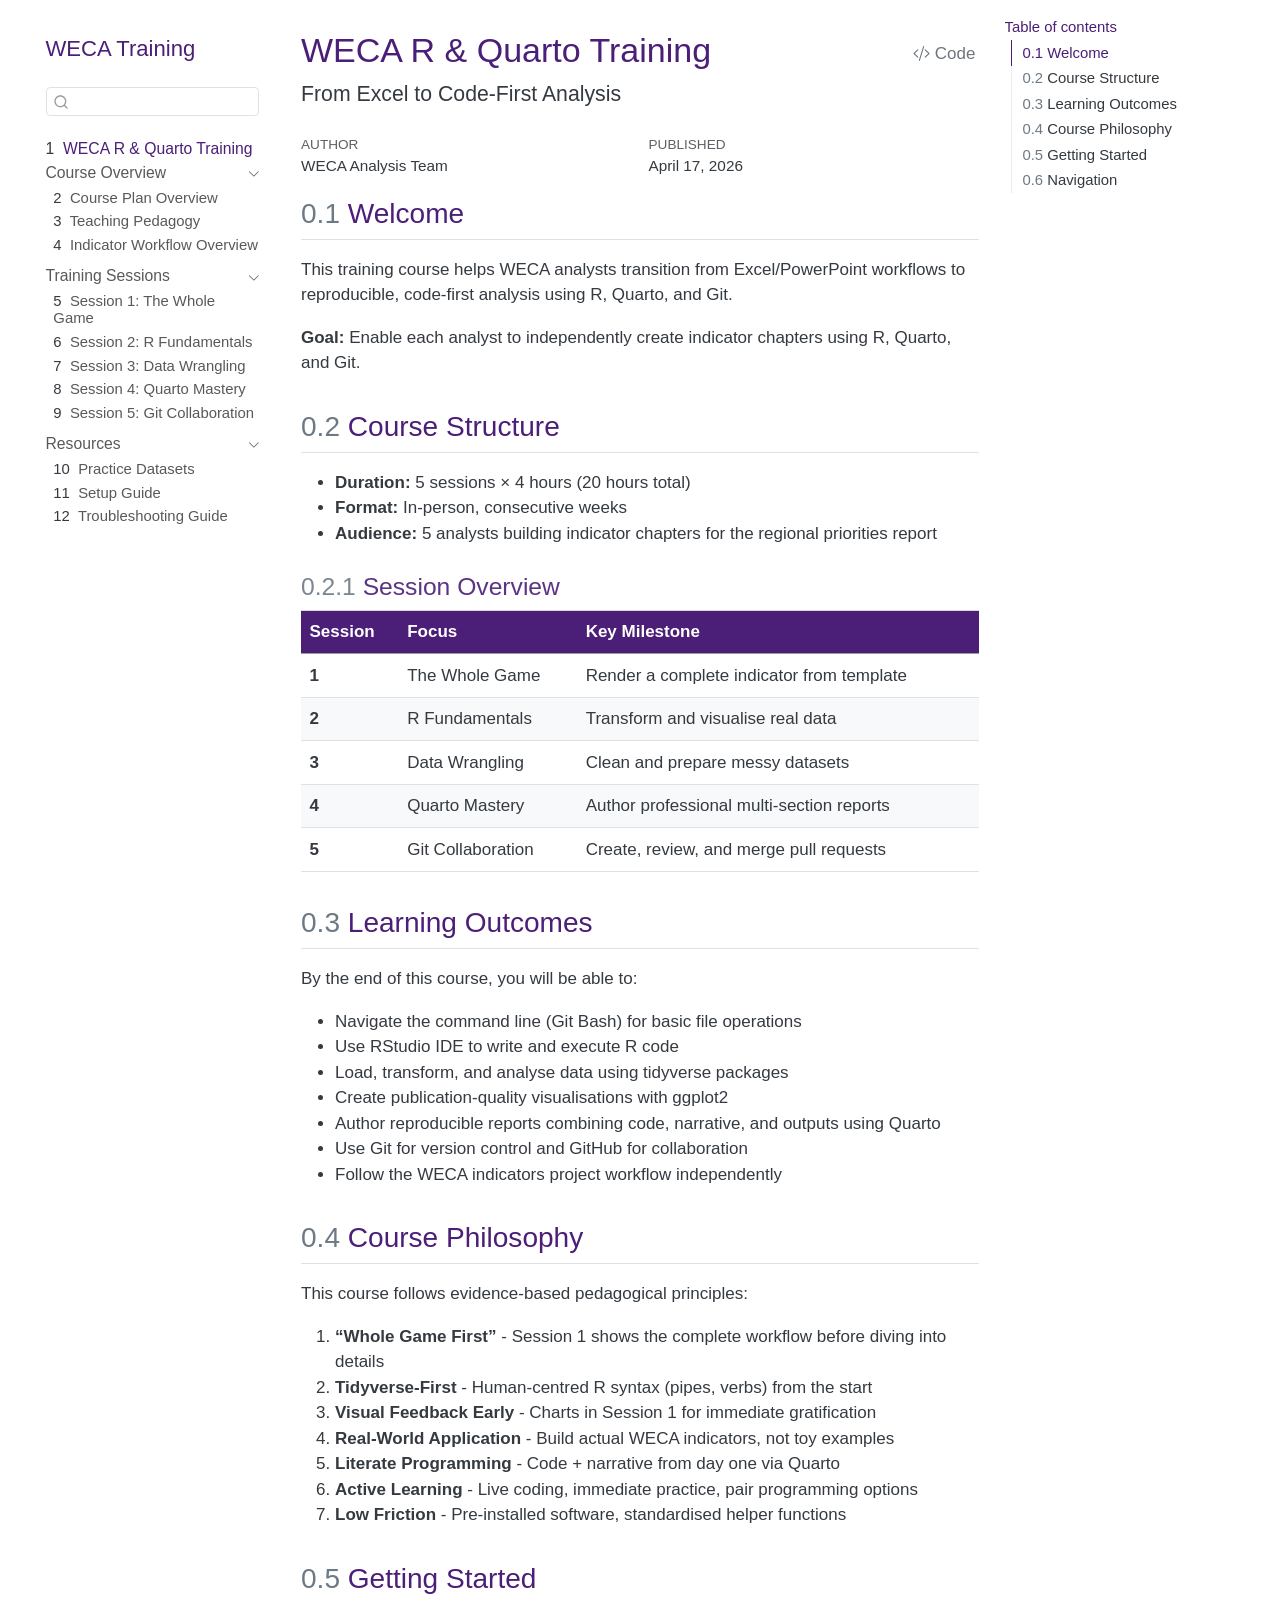
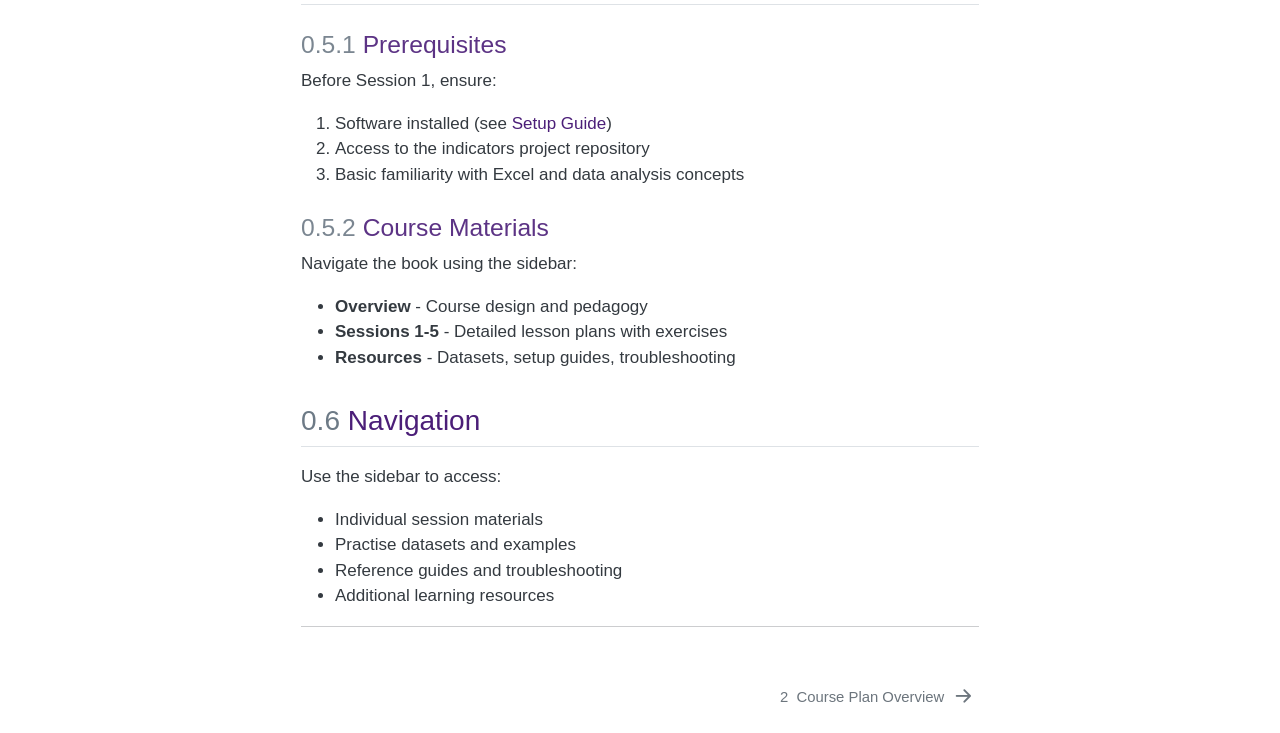
<file: _output/index.html>
<!DOCTYPE html>
<html xmlns="http://www.w3.org/1999/xhtml" lang="en" xml:lang="en"><head>

<meta charset="utf-8">
<meta name="generator" content="quarto-1.9.37">

<meta name="viewport" content="width=device-width, initial-scale=1.0, user-scalable=yes">

<meta name="author" content="WECA Analysis Team">
<meta name="dcterms.date" content="2026-04-17">

<title>WECA R &amp; Quarto Training</title>
<style>
/* Default styles provided by pandoc.
** See https://pandoc.org/MANUAL.html#variables-for-html for config info.
*/
code{white-space: pre-wrap;}
span.smallcaps{font-variant: small-caps;}
div.columns{display: flex; gap: min(4vw, 1.5em);}
div.column{flex: auto; overflow-x: auto;}
div.hanging-indent{margin-left: 1.5em; text-indent: -1.5em;}
ul.task-list{list-style: none;}
ul.task-list li input[type="checkbox"] {
  width: 0.8em;
  margin: 0 0.8em 0.2em -1em; /* quarto-specific, see https://github.com/quarto-dev/quarto-cli/issues/4556 */ 
  vertical-align: middle;
}
/* CSS for syntax highlighting */
html { -webkit-text-size-adjust: 100%; }
pre > code.sourceCode { white-space: pre; position: relative; }
pre > code.sourceCode > span { display: inline-block; line-height: 1.25; }
pre > code.sourceCode > span:empty { height: 1.2em; }
.sourceCode { overflow: visible; }
code.sourceCode > span { color: inherit; text-decoration: inherit; }
div.sourceCode { margin: 1em 0; }
pre.sourceCode { margin: 0; }
@media screen {
div.sourceCode { overflow: auto; }
}
@media print {
pre > code.sourceCode { white-space: pre-wrap; }
pre > code.sourceCode > span { text-indent: -5em; padding-left: 5em; }
}
pre.numberSource code
  { counter-reset: source-line 0; }
pre.numberSource code > span
  { position: relative; left: -4em; counter-increment: source-line; }
pre.numberSource code > span > a:first-child::before
  { content: counter(source-line);
    position: relative; left: -1em; text-align: right; vertical-align: baseline;
    border: none; display: inline-block;
    -webkit-touch-callout: none; -webkit-user-select: none;
    -khtml-user-select: none; -moz-user-select: none;
    -ms-user-select: none; user-select: none;
    padding: 0 4px; width: 4em;
  }
pre.numberSource { margin-left: 3em;  padding-left: 4px; }
div.sourceCode
  {   }
@media screen {
pre > code.sourceCode > span > a:first-child::before { text-decoration: underline; }
}
</style>


<script src="site_libs/quarto-nav/quarto-nav.js"></script>
<script src="site_libs/quarto-nav/headroom.min.js"></script>
<script src="site_libs/clipboard/clipboard.min.js"></script>
<script src="site_libs/quarto-search/autocomplete.umd.js"></script>
<script src="site_libs/quarto-search/fuse.min.js"></script>
<script src="site_libs/quarto-search/quarto-search.js"></script>
<meta name="quarto:offset" content="./">
<link href="./overview/course-plan.html" rel="next">
<script src="site_libs/quarto-html/quarto.js" type="module"></script>
<script src="site_libs/quarto-html/tabsets/tabsets.js" type="module"></script>
<script src="site_libs/quarto-html/popper.min.js"></script>
<script src="site_libs/quarto-html/tippy.umd.min.js"></script>
<script src="site_libs/quarto-html/anchor.min.js"></script>
<link href="site_libs/quarto-html/tippy.css" rel="stylesheet">
<link href="site_libs/quarto-html/quarto-syntax-highlighting-7f8f88aac4f3542376d5c11b86a4c14d.css" rel="stylesheet" id="quarto-text-highlighting-styles">
<script src="site_libs/bootstrap/bootstrap.min.js"></script>
<link href="site_libs/bootstrap/bootstrap-icons.css" rel="stylesheet">
<link href="site_libs/bootstrap/bootstrap-47ac4aec12e2dcd3e5eabaebee350354.min.css" rel="stylesheet" append-hash="true" id="quarto-bootstrap" data-mode="light">
<script id="quarto-search-options" type="application/json">{
  "location": "sidebar",
  "copy-button": false,
  "collapse-after": 3,
  "panel-placement": "start",
  "type": "textbox",
  "limit": 50,
  "keyboard-shortcut": [
    "f",
    "/",
    "s"
  ],
  "show-item-context": false,
  "language": {
    "search-no-results-text": "No results",
    "search-matching-documents-text": "matching documents",
    "search-copy-link-title": "Copy link to search",
    "search-hide-matches-text": "Hide additional matches",
    "search-more-match-text": "more match in this document",
    "search-more-matches-text": "more matches in this document",
    "search-clear-button-title": "Clear",
    "search-text-placeholder": "",
    "search-detached-cancel-button-title": "Cancel",
    "search-submit-button-title": "Submit",
    "search-label": "Search"
  }
}</script>


</head>

<body class="nav-sidebar floating quarto-light">

<div id="quarto-search-results"></div>
  <header id="quarto-header" class="headroom fixed-top">
  <nav class="quarto-secondary-nav">
    <div class="container-fluid d-flex">
      <button type="button" class="quarto-btn-toggle btn" data-bs-toggle="collapse" role="button" data-bs-target=".quarto-sidebar-collapse-item" aria-controls="quarto-sidebar" aria-expanded="false" aria-label="Toggle sidebar navigation" onclick="if (window.quartoToggleHeadroom) { window.quartoToggleHeadroom(); }">
        <i class="bi bi-layout-text-sidebar-reverse"></i>
      </button>
        <nav class="quarto-page-breadcrumbs" aria-label="breadcrumb"><ol class="breadcrumb"><li class="breadcrumb-item"><a href="./index.html"><span class="chapter-number">1</span>&nbsp; <span class="chapter-title">WECA R &amp; Quarto Training</span></a></li></ol></nav>
        <a class="flex-grow-1" role="navigation" data-bs-toggle="collapse" data-bs-target=".quarto-sidebar-collapse-item" aria-controls="quarto-sidebar" aria-expanded="false" aria-label="Toggle sidebar navigation" onclick="if (window.quartoToggleHeadroom) { window.quartoToggleHeadroom(); }">      
        </a>
      <button type="button" class="btn quarto-search-button" aria-label="Search" onclick="window.quartoOpenSearch();">
        <i class="bi bi-search"></i>
      </button>
    </div>
  </nav>
</header>
<!-- content -->
<div id="quarto-content" class="quarto-container page-columns page-rows-contents page-layout-full">
<!-- sidebar -->
  <nav id="quarto-sidebar" class="sidebar collapse collapse-horizontal quarto-sidebar-collapse-item sidebar-navigation floating overflow-auto">
    <div class="pt-lg-2 mt-2 text-left sidebar-header">
    <div class="sidebar-title mb-0 py-0">
      <a href="./">WECA Training</a> 
    </div>
      </div>
        <div class="mt-2 flex-shrink-0 align-items-center">
        <div class="sidebar-search">
        <div id="quarto-search" class="" title="Search"></div>
        </div>
        </div>
    <div class="sidebar-menu-container"> 
    <ul class="list-unstyled mt-1">
        <li class="sidebar-item">
  <div class="sidebar-item-container"> 
  <a href="./index.html" class="sidebar-item-text sidebar-link active">
 <span class="menu-text"><span class="chapter-number">1</span>&nbsp; <span class="chapter-title">WECA R &amp; Quarto Training</span></span></a>
  </div>
</li>
        <li class="sidebar-item sidebar-item-section">
      <div class="sidebar-item-container"> 
            <a class="sidebar-item-text sidebar-link text-start" data-bs-toggle="collapse" data-bs-target="#quarto-sidebar-section-1" role="navigation" aria-expanded="true">
 <span class="menu-text">Course Overview</span></a>
          <a class="sidebar-item-toggle text-start" data-bs-toggle="collapse" data-bs-target="#quarto-sidebar-section-1" role="navigation" aria-expanded="true" aria-label="Toggle section">
            <i class="bi bi-chevron-right ms-2"></i>
          </a> 
      </div>
      <ul id="quarto-sidebar-section-1" class="collapse list-unstyled sidebar-section depth1 show">  
          <li class="sidebar-item">
  <div class="sidebar-item-container"> 
  <a href="./overview/course-plan.html" class="sidebar-item-text sidebar-link">
 <span class="menu-text"><span class="chapter-number">2</span>&nbsp; <span class="chapter-title">Course Plan Overview</span></span></a>
  </div>
</li>
          <li class="sidebar-item">
  <div class="sidebar-item-container"> 
  <a href="./overview/pedagogy.html" class="sidebar-item-text sidebar-link">
 <span class="menu-text"><span class="chapter-number">3</span>&nbsp; <span class="chapter-title">Teaching Pedagogy</span></span></a>
  </div>
</li>
          <li class="sidebar-item">
  <div class="sidebar-item-container"> 
  <a href="./overview/workflow.html" class="sidebar-item-text sidebar-link">
 <span class="menu-text"><span class="chapter-number">4</span>&nbsp; <span class="chapter-title">Indicator Workflow Overview</span></span></a>
  </div>
</li>
      </ul>
  </li>
        <li class="sidebar-item sidebar-item-section">
      <div class="sidebar-item-container"> 
            <a class="sidebar-item-text sidebar-link text-start" data-bs-toggle="collapse" data-bs-target="#quarto-sidebar-section-2" role="navigation" aria-expanded="true">
 <span class="menu-text">Training Sessions</span></a>
          <a class="sidebar-item-toggle text-start" data-bs-toggle="collapse" data-bs-target="#quarto-sidebar-section-2" role="navigation" aria-expanded="true" aria-label="Toggle section">
            <i class="bi bi-chevron-right ms-2"></i>
          </a> 
      </div>
      <ul id="quarto-sidebar-section-2" class="collapse list-unstyled sidebar-section depth1 show">  
          <li class="sidebar-item">
  <div class="sidebar-item-container"> 
  <a href="./sessions/session-01.html" class="sidebar-item-text sidebar-link">
 <span class="menu-text"><span class="chapter-number">5</span>&nbsp; <span class="chapter-title">Session 1: The Whole Game</span></span></a>
  </div>
</li>
          <li class="sidebar-item">
  <div class="sidebar-item-container"> 
  <a href="./sessions/session-02.html" class="sidebar-item-text sidebar-link">
 <span class="menu-text"><span class="chapter-number">6</span>&nbsp; <span class="chapter-title">Session 2: R Fundamentals</span></span></a>
  </div>
</li>
          <li class="sidebar-item">
  <div class="sidebar-item-container"> 
  <a href="./sessions/session-03.html" class="sidebar-item-text sidebar-link">
 <span class="menu-text"><span class="chapter-number">7</span>&nbsp; <span class="chapter-title">Session 3: Data Wrangling</span></span></a>
  </div>
</li>
          <li class="sidebar-item">
  <div class="sidebar-item-container"> 
  <a href="./sessions/session-04.html" class="sidebar-item-text sidebar-link">
 <span class="menu-text"><span class="chapter-number">8</span>&nbsp; <span class="chapter-title">Session 4: Quarto Mastery</span></span></a>
  </div>
</li>
          <li class="sidebar-item">
  <div class="sidebar-item-container"> 
  <a href="./sessions/session-05.html" class="sidebar-item-text sidebar-link">
 <span class="menu-text"><span class="chapter-number">9</span>&nbsp; <span class="chapter-title">Session 5: Git Collaboration</span></span></a>
  </div>
</li>
      </ul>
  </li>
        <li class="sidebar-item sidebar-item-section">
      <div class="sidebar-item-container"> 
            <a class="sidebar-item-text sidebar-link text-start" data-bs-toggle="collapse" data-bs-target="#quarto-sidebar-section-3" role="navigation" aria-expanded="true">
 <span class="menu-text">Resources</span></a>
          <a class="sidebar-item-toggle text-start" data-bs-toggle="collapse" data-bs-target="#quarto-sidebar-section-3" role="navigation" aria-expanded="true" aria-label="Toggle section">
            <i class="bi bi-chevron-right ms-2"></i>
          </a> 
      </div>
      <ul id="quarto-sidebar-section-3" class="collapse list-unstyled sidebar-section depth1 show">  
          <li class="sidebar-item">
  <div class="sidebar-item-container"> 
  <a href="./resources/datasets.html" class="sidebar-item-text sidebar-link">
 <span class="menu-text"><span class="chapter-number">10</span>&nbsp; <span class="chapter-title">Practice Datasets</span></span></a>
  </div>
</li>
          <li class="sidebar-item">
  <div class="sidebar-item-container"> 
  <a href="./resources/setup-guide.html" class="sidebar-item-text sidebar-link">
 <span class="menu-text"><span class="chapter-number">11</span>&nbsp; <span class="chapter-title">Setup Guide</span></span></a>
  </div>
</li>
          <li class="sidebar-item">
  <div class="sidebar-item-container"> 
  <a href="./resources/troubleshooting.html" class="sidebar-item-text sidebar-link">
 <span class="menu-text"><span class="chapter-number">12</span>&nbsp; <span class="chapter-title">Troubleshooting Guide</span></span></a>
  </div>
</li>
      </ul>
  </li>
    </ul>
    </div>
</nav>
<div id="quarto-sidebar-glass" class="quarto-sidebar-collapse-item" data-bs-toggle="collapse" data-bs-target=".quarto-sidebar-collapse-item"></div>
<!-- margin-sidebar -->
    <div id="quarto-margin-sidebar" class="sidebar margin-sidebar">
        <nav id="TOC" role="doc-toc" class="toc-active">
    <h2 id="toc-title">Table of contents</h2>
   
  <ul>
  <li><a href="#welcome" id="toc-welcome" class="nav-link active" data-scroll-target="#welcome"><span class="header-section-number">0.1</span> Welcome</a></li>
  <li><a href="#course-structure" id="toc-course-structure" class="nav-link" data-scroll-target="#course-structure"><span class="header-section-number">0.2</span> Course Structure</a>
  <ul class="collapse">
  <li><a href="#session-overview" id="toc-session-overview" class="nav-link" data-scroll-target="#session-overview"><span class="header-section-number">0.2.1</span> Session Overview</a></li>
  </ul></li>
  <li><a href="#learning-outcomes" id="toc-learning-outcomes" class="nav-link" data-scroll-target="#learning-outcomes"><span class="header-section-number">0.3</span> Learning Outcomes</a></li>
  <li><a href="#course-philosophy" id="toc-course-philosophy" class="nav-link" data-scroll-target="#course-philosophy"><span class="header-section-number">0.4</span> Course Philosophy</a></li>
  <li><a href="#getting-started" id="toc-getting-started" class="nav-link" data-scroll-target="#getting-started"><span class="header-section-number">0.5</span> Getting Started</a>
  <ul class="collapse">
  <li><a href="#prerequisites" id="toc-prerequisites" class="nav-link" data-scroll-target="#prerequisites"><span class="header-section-number">0.5.1</span> Prerequisites</a></li>
  <li><a href="#course-materials" id="toc-course-materials" class="nav-link" data-scroll-target="#course-materials"><span class="header-section-number">0.5.2</span> Course Materials</a></li>
  </ul></li>
  <li><a href="#navigation" id="toc-navigation" class="nav-link" data-scroll-target="#navigation"><span class="header-section-number">0.6</span> Navigation</a></li>
  </ul>
</nav>
    </div>
<!-- main -->
<main class="content column-body" id="quarto-document-content">

<header id="title-block-header" class="quarto-title-block default">
<div class="quarto-title">
<div class="quarto-title-block"><div><h1 class="title">WECA R &amp; Quarto Training</h1><button type="button" class="btn code-tools-button" id="quarto-code-tools-source"><i class="bi"></i> Code</button></div></div>
<p class="subtitle lead">From Excel to Code-First Analysis</p>
</div>



<div class="quarto-title-meta column-body">

    <div>
    <div class="quarto-title-meta-heading">Author</div>
    <div class="quarto-title-meta-contents">
             <p>WECA Analysis Team </p>
          </div>
  </div>
    
    <div>
    <div class="quarto-title-meta-heading">Published</div>
    <div class="quarto-title-meta-contents">
      <p class="date">April 17, 2026</p>
    </div>
  </div>
  
    
  </div>
  


</header>


<section id="welcome" class="level2" data-number="0.1">
<h2 data-number="0.1" class="anchored" data-anchor-id="welcome"><span class="header-section-number">0.1</span> Welcome</h2>
<p>This training course helps WECA analysts transition from Excel/PowerPoint workflows to reproducible, code-first analysis using R, Quarto, and Git.</p>
<p><strong>Goal:</strong> Enable each analyst to independently create indicator chapters using R, Quarto, and Git.</p>
</section>
<section id="course-structure" class="level2" data-number="0.2">
<h2 data-number="0.2" class="anchored" data-anchor-id="course-structure"><span class="header-section-number">0.2</span> Course Structure</h2>
<ul>
<li><strong>Duration:</strong> 5 sessions × 4 hours (20 hours total)</li>
<li><strong>Format:</strong> In-person, consecutive weeks</li>
<li><strong>Audience:</strong> 5 analysts building indicator chapters for the regional priorities report</li>
</ul>
<section id="session-overview" class="level3" data-number="0.2.1">
<h3 data-number="0.2.1" class="anchored" data-anchor-id="session-overview"><span class="header-section-number">0.2.1</span> Session Overview</h3>
<table class="caption-top table">
<thead>
<tr class="header">
<th>Session</th>
<th>Focus</th>
<th>Key Milestone</th>
</tr>
</thead>
<tbody>
<tr class="odd">
<td><strong>1</strong></td>
<td>The Whole Game</td>
<td>Render a complete indicator from template</td>
</tr>
<tr class="even">
<td><strong>2</strong></td>
<td>R Fundamentals</td>
<td>Transform and visualise real data</td>
</tr>
<tr class="odd">
<td><strong>3</strong></td>
<td>Data Wrangling</td>
<td>Clean and prepare messy datasets</td>
</tr>
<tr class="even">
<td><strong>4</strong></td>
<td>Quarto Mastery</td>
<td>Author professional multi-section reports</td>
</tr>
<tr class="odd">
<td><strong>5</strong></td>
<td>Git Collaboration</td>
<td>Create, review, and merge pull requests</td>
</tr>
</tbody>
</table>
</section>
</section>
<section id="learning-outcomes" class="level2" data-number="0.3">
<h2 data-number="0.3" class="anchored" data-anchor-id="learning-outcomes"><span class="header-section-number">0.3</span> Learning Outcomes</h2>
<p>By the end of this course, you will be able to:</p>
<ul>
<li>Navigate the command line (Git Bash) for basic file operations</li>
<li>Use RStudio IDE to write and execute R code</li>
<li>Load, transform, and analyse data using tidyverse packages</li>
<li>Create publication-quality visualisations with ggplot2</li>
<li>Author reproducible reports combining code, narrative, and outputs using Quarto</li>
<li>Use Git for version control and GitHub for collaboration</li>
<li>Follow the WECA indicators project workflow independently</li>
</ul>
</section>
<section id="course-philosophy" class="level2" data-number="0.4">
<h2 data-number="0.4" class="anchored" data-anchor-id="course-philosophy"><span class="header-section-number">0.4</span> Course Philosophy</h2>
<p>This course follows evidence-based pedagogical principles:</p>
<ol type="1">
<li><strong>“Whole Game First”</strong> - Session 1 shows the complete workflow before diving into details</li>
<li><strong>Tidyverse-First</strong> - Human-centred R syntax (pipes, verbs) from the start</li>
<li><strong>Visual Feedback Early</strong> - Charts in Session 1 for immediate gratification</li>
<li><strong>Real-World Application</strong> - Build actual WECA indicators, not toy examples</li>
<li><strong>Literate Programming</strong> - Code + narrative from day one via Quarto</li>
<li><strong>Active Learning</strong> - Live coding, immediate practice, pair programming options</li>
<li><strong>Low Friction</strong> - Pre-installed software, standardised helper functions</li>
</ol>
</section>
<section id="getting-started" class="level2" data-number="0.5">
<h2 data-number="0.5" class="anchored" data-anchor-id="getting-started"><span class="header-section-number">0.5</span> Getting Started</h2>
<section id="prerequisites" class="level3" data-number="0.5.1">
<h3 data-number="0.5.1" class="anchored" data-anchor-id="prerequisites"><span class="header-section-number">0.5.1</span> Prerequisites</h3>
<p>Before Session 1, ensure:</p>
<ol type="1">
<li>Software installed (see <a href="./resources/setup-guide.html">Setup Guide</a>)</li>
<li>Access to the indicators project repository</li>
<li>Basic familiarity with Excel and data analysis concepts</li>
</ol>
</section>
<section id="course-materials" class="level3" data-number="0.5.2">
<h3 data-number="0.5.2" class="anchored" data-anchor-id="course-materials"><span class="header-section-number">0.5.2</span> Course Materials</h3>
<p>Navigate the book using the sidebar:</p>
<ul>
<li><strong>Overview</strong> - Course design and pedagogy</li>
<li><strong>Sessions 1-5</strong> - Detailed lesson plans with exercises</li>
<li><strong>Resources</strong> - Datasets, setup guides, troubleshooting</li>
</ul>
</section>
</section>
<section id="navigation" class="level2" data-number="0.6">
<h2 data-number="0.6" class="anchored" data-anchor-id="navigation"><span class="header-section-number">0.6</span> Navigation</h2>
<p>Use the sidebar to access:</p>
<ul>
<li>Individual session materials</li>
<li>Practise datasets and examples</li>
<li>Reference guides and troubleshooting</li>
<li>Additional learning resources</li>
</ul>
<hr>


<!-- -->

</section>

</main> <!-- /main -->
<script id="quarto-html-after-body" type="application/javascript">
  window.document.addEventListener("DOMContentLoaded", function (event) {
    const icon = "";
    const anchorJS = new window.AnchorJS();
    anchorJS.options = {
      placement: 'right',
      icon: icon
    };
    anchorJS.add('.anchored');
    const isCodeAnnotation = (el) => {
      for (const clz of el.classList) {
        if (clz.startsWith('code-annotation-')) {                     
          return true;
        }
      }
      return false;
    }
    const onCopySuccess = function(e) {
      // button target
      const button = e.trigger;
      // don't keep focus
      button.blur();
      // flash "checked"
      button.classList.add('code-copy-button-checked');
      var currentTitle = button.getAttribute("title");
      button.setAttribute("title", "Copied!");
      let tooltip;
      if (window.bootstrap) {
        button.setAttribute("data-bs-toggle", "tooltip");
        button.setAttribute("data-bs-placement", "left");
        button.setAttribute("data-bs-title", "Copied!");
        tooltip = new bootstrap.Tooltip(button, 
          { trigger: "manual", 
            customClass: "code-copy-button-tooltip",
            offset: [0, -8]});
        tooltip.show();    
      }
      setTimeout(function() {
        if (tooltip) {
          tooltip.hide();
          button.removeAttribute("data-bs-title");
          button.removeAttribute("data-bs-toggle");
          button.removeAttribute("data-bs-placement");
        }
        button.setAttribute("title", currentTitle);
        button.classList.remove('code-copy-button-checked');
      }, 1000);
      // clear code selection
      e.clearSelection();
    }
    const getTextToCopy = function(trigger) {
      const outerScaffold = trigger.parentElement.cloneNode(true);
      const codeEl = outerScaffold.querySelector('code');
      for (const childEl of codeEl.children) {
        if (isCodeAnnotation(childEl)) {
          childEl.remove();
        }
      }
      return codeEl.innerText;
    }
    const clipboard = new window.ClipboardJS('.code-copy-button:not([data-in-quarto-modal])', {
      text: getTextToCopy
    });
    clipboard.on('success', onCopySuccess);
    if (window.document.getElementById('quarto-embedded-source-code-modal')) {
      const clipboardModal = new window.ClipboardJS('.code-copy-button[data-in-quarto-modal]', {
        text: getTextToCopy,
        container: window.document.getElementById('quarto-embedded-source-code-modal')
      });
      clipboardModal.on('success', onCopySuccess);
    }
    const viewSource = window.document.getElementById('quarto-view-source') ||
                       window.document.getElementById('quarto-code-tools-source');
    if (viewSource) {
      const sourceUrl = viewSource.getAttribute("data-quarto-source-url");
      viewSource.addEventListener("click", function(e) {
        if (sourceUrl) {
          // rstudio viewer pane
          if (/\bcapabilities=\b/.test(window.location)) {
            window.open(sourceUrl);
          } else {
            window.location.href = sourceUrl;
          }
        } else {
          const modal = new bootstrap.Modal(document.getElementById('quarto-embedded-source-code-modal'));
          modal.show();
        }
        return false;
      });
    }
    function toggleCodeHandler(show) {
      return function(e) {
        const detailsSrc = window.document.querySelectorAll(".cell > details > .sourceCode");
        for (let i=0; i<detailsSrc.length; i++) {
          const details = detailsSrc[i].parentElement;
          if (show) {
            details.open = true;
          } else {
            details.removeAttribute("open");
          }
        }
        const cellCodeDivs = window.document.querySelectorAll(".cell > .sourceCode");
        const fromCls = show ? "hidden" : "unhidden";
        const toCls = show ? "unhidden" : "hidden";
        for (let i=0; i<cellCodeDivs.length; i++) {
          const codeDiv = cellCodeDivs[i];
          if (codeDiv.classList.contains(fromCls)) {
            codeDiv.classList.remove(fromCls);
            codeDiv.classList.add(toCls);
          } 
        }
        return false;
      }
    }
    const hideAllCode = window.document.getElementById("quarto-hide-all-code");
    if (hideAllCode) {
      hideAllCode.addEventListener("click", toggleCodeHandler(false));
    }
    const showAllCode = window.document.getElementById("quarto-show-all-code");
    if (showAllCode) {
      showAllCode.addEventListener("click", toggleCodeHandler(true));
    }
      var localhostRegex = new RegExp(/^(?:http|https):\/\/localhost\:?[0-9]*\//);
      var mailtoRegex = new RegExp(/^mailto:/);
        var filterRegex = new RegExp('/' + window.location.host + '/');
      var isInternal = (href) => {
          return filterRegex.test(href) || localhostRegex.test(href) || mailtoRegex.test(href);
      }
      // Inspect non-navigation links and adorn them if external
     var links = window.document.querySelectorAll('a[href]:not(.nav-link):not(.navbar-brand):not(.toc-action):not(.sidebar-link):not(.sidebar-item-toggle):not(.pagination-link):not(.no-external):not([aria-hidden]):not(.dropdown-item):not(.quarto-navigation-tool):not(.about-link)');
      for (var i=0; i<links.length; i++) {
        const link = links[i];
        if (!isInternal(link.href)) {
          // undo the damage that might have been done by quarto-nav.js in the case of
          // links that we want to consider external
          if (link.dataset.originalHref !== undefined) {
            link.href = link.dataset.originalHref;
          }
            // target, if specified
            link.setAttribute("target", "_blank");
            if (link.getAttribute("rel") === null) {
              link.setAttribute("rel", "noopener");
            }
        }
      }
    function tippyHover(el, contentFn, onTriggerFn, onUntriggerFn) {
      const config = {
        allowHTML: true,
        maxWidth: 500,
        delay: 100,
        arrow: false,
        appendTo: function(el) {
            return el.parentElement;
        },
        interactive: true,
        interactiveBorder: 10,
        theme: 'quarto',
        placement: 'bottom-start',
      };
      if (contentFn) {
        config.content = contentFn;
      }
      if (onTriggerFn) {
        config.onTrigger = onTriggerFn;
      }
      if (onUntriggerFn) {
        config.onUntrigger = onUntriggerFn;
      }
      window.tippy(el, config); 
    }
    const noterefs = window.document.querySelectorAll('a[role="doc-noteref"]');
    for (var i=0; i<noterefs.length; i++) {
      const ref = noterefs[i];
      tippyHover(ref, function() {
        // use id or data attribute instead here
        let href = ref.getAttribute('data-footnote-href') || ref.getAttribute('href');
        try { href = new URL(href).hash; } catch {}
        const id = href.replace(/^#\/?/, "");
        const note = window.document.getElementById(id);
        if (note) {
          return note.innerHTML;
        } else {
          return "";
        }
      });
    }
    const xrefs = window.document.querySelectorAll('a.quarto-xref');
    const processXRef = (id, note) => {
      // Strip column container classes
      const stripColumnClz = (el) => {
        el.classList.remove("page-full", "page-columns");
        if (el.children) {
          for (const child of el.children) {
            stripColumnClz(child);
          }
        }
      }
      stripColumnClz(note)
      if (id === null || id.startsWith('sec-')) {
        // Special case sections, only their first couple elements
        const container = document.createElement("div");
        if (note.children && note.children.length > 2) {
          container.appendChild(note.children[0].cloneNode(true));
          for (let i = 1; i < note.children.length; i++) {
            const child = note.children[i];
            if (child.tagName === "P" && child.innerText === "") {
              continue;
            } else {
              container.appendChild(child.cloneNode(true));
              break;
            }
          }
          if (window.Quarto?.typesetMath) {
            window.Quarto.typesetMath(container);
          }
          return container.innerHTML
        } else {
          if (window.Quarto?.typesetMath) {
            window.Quarto.typesetMath(note);
          }
          return note.innerHTML;
        }
      } else {
        // Remove any anchor links if they are present
        const anchorLink = note.querySelector('a.anchorjs-link');
        if (anchorLink) {
          anchorLink.remove();
        }
        if (window.Quarto?.typesetMath) {
          window.Quarto.typesetMath(note);
        }
        if (note.classList.contains("callout")) {
          return note.outerHTML;
        } else {
          return note.innerHTML;
        }
      }
    }
    for (var i=0; i<xrefs.length; i++) {
      const xref = xrefs[i];
      tippyHover(xref, undefined, function(instance) {
        instance.disable();
        let url = xref.getAttribute('href');
        let hash = undefined; 
        if (url.startsWith('#')) {
          hash = url;
        } else {
          try { hash = new URL(url).hash; } catch {}
        }
        if (hash) {
          const id = hash.replace(/^#\/?/, "");
          const note = window.document.getElementById(id);
          if (note !== null) {
            try {
              const html = processXRef(id, note.cloneNode(true));
              instance.setContent(html);
            } finally {
              instance.enable();
              instance.show();
            }
          } else {
            // See if we can fetch this
            fetch(url.split('#')[0])
            .then(res => res.text())
            .then(html => {
              const parser = new DOMParser();
              const htmlDoc = parser.parseFromString(html, "text/html");
              const note = htmlDoc.getElementById(id);
              if (note !== null) {
                const html = processXRef(id, note);
                instance.setContent(html);
              } 
            }).finally(() => {
              instance.enable();
              instance.show();
            });
          }
        } else {
          // See if we can fetch a full url (with no hash to target)
          // This is a special case and we should probably do some content thinning / targeting
          fetch(url)
          .then(res => res.text())
          .then(html => {
            const parser = new DOMParser();
            const htmlDoc = parser.parseFromString(html, "text/html");
            const note = htmlDoc.querySelector('main.content');
            if (note !== null) {
              // This should only happen for chapter cross references
              // (since there is no id in the URL)
              // remove the first header
              if (note.children.length > 0 && note.children[0].tagName === "HEADER") {
                note.children[0].remove();
              }
              const html = processXRef(null, note);
              instance.setContent(html);
            } 
          }).finally(() => {
            instance.enable();
            instance.show();
          });
        }
      }, function(instance) {
      });
    }
        let selectedAnnoteEl;
        const selectorForAnnotation = ( cell, annotation) => {
          let cellAttr = 'data-code-cell="' + cell + '"';
          let lineAttr = 'data-code-annotation="' +  annotation + '"';
          const selector = 'span[' + cellAttr + '][' + lineAttr + ']';
          return selector;
        }
        const selectCodeLines = (annoteEl) => {
          const doc = window.document;
          const targetCell = annoteEl.getAttribute("data-target-cell");
          const targetAnnotation = annoteEl.getAttribute("data-target-annotation");
          const annoteSpan = window.document.querySelector(selectorForAnnotation(targetCell, targetAnnotation));
          const lines = annoteSpan.getAttribute("data-code-lines").split(",");
          const lineIds = lines.map((line) => {
            return targetCell + "-" + line;
          })
          let top = null;
          let height = null;
          let parent = null;
          if (lineIds.length > 0) {
              //compute the position of the single el (top and bottom and make a div)
              const el = window.document.getElementById(lineIds[0]);
              top = el.offsetTop;
              height = el.offsetHeight;
              parent = el.parentElement.parentElement;
            if (lineIds.length > 1) {
              const lastEl = window.document.getElementById(lineIds[lineIds.length - 1]);
              const bottom = lastEl.offsetTop + lastEl.offsetHeight;
              height = bottom - top;
            }
            if (top !== null && height !== null && parent !== null) {
              // cook up a div (if necessary) and position it 
              let div = window.document.getElementById("code-annotation-line-highlight");
              if (div === null) {
                div = window.document.createElement("div");
                div.setAttribute("id", "code-annotation-line-highlight");
                div.style.position = 'absolute';
                parent.appendChild(div);
              }
              div.style.top = top - 2 + "px";
              div.style.height = height + 4 + "px";
              div.style.left = 0;
              let gutterDiv = window.document.getElementById("code-annotation-line-highlight-gutter");
              if (gutterDiv === null) {
                gutterDiv = window.document.createElement("div");
                gutterDiv.setAttribute("id", "code-annotation-line-highlight-gutter");
                gutterDiv.style.position = 'absolute';
                const codeCell = window.document.getElementById(targetCell);
                const gutter = codeCell.querySelector('.code-annotation-gutter');
                gutter.appendChild(gutterDiv);
              }
              gutterDiv.style.top = top - 2 + "px";
              gutterDiv.style.height = height + 4 + "px";
            }
            selectedAnnoteEl = annoteEl;
          }
        };
        const unselectCodeLines = () => {
          const elementsIds = ["code-annotation-line-highlight", "code-annotation-line-highlight-gutter"];
          elementsIds.forEach((elId) => {
            const div = window.document.getElementById(elId);
            if (div) {
              div.remove();
            }
          });
          selectedAnnoteEl = undefined;
        };
          // Handle positioning of the toggle
      window.addEventListener(
        "resize",
        throttle(() => {
          elRect = undefined;
          if (selectedAnnoteEl) {
            selectCodeLines(selectedAnnoteEl);
          }
        }, 10)
      );
      function throttle(fn, ms) {
      let throttle = false;
      let timer;
        return (...args) => {
          if(!throttle) { // first call gets through
              fn.apply(this, args);
              throttle = true;
          } else { // all the others get throttled
              if(timer) clearTimeout(timer); // cancel #2
              timer = setTimeout(() => {
                fn.apply(this, args);
                timer = throttle = false;
              }, ms);
          }
        };
      }
        // Attach click handler to the DT
        const annoteDls = window.document.querySelectorAll('dt[data-target-cell]');
        for (const annoteDlNode of annoteDls) {
          annoteDlNode.addEventListener('click', (event) => {
            const clickedEl = event.target;
            if (clickedEl !== selectedAnnoteEl) {
              unselectCodeLines();
              const activeEl = window.document.querySelector('dt[data-target-cell].code-annotation-active');
              if (activeEl) {
                activeEl.classList.remove('code-annotation-active');
              }
              selectCodeLines(clickedEl);
              clickedEl.classList.add('code-annotation-active');
            } else {
              // Unselect the line
              unselectCodeLines();
              clickedEl.classList.remove('code-annotation-active');
            }
          });
        }
    const findCites = (el) => {
      const parentEl = el.parentElement;
      if (parentEl) {
        const cites = parentEl.dataset.cites;
        if (cites) {
          return {
            el,
            cites: cites.split(' ')
          };
        } else {
          return findCites(el.parentElement)
        }
      } else {
        return undefined;
      }
    };
    var bibliorefs = window.document.querySelectorAll('a[role="doc-biblioref"]');
    for (var i=0; i<bibliorefs.length; i++) {
      const ref = bibliorefs[i];
      const citeInfo = findCites(ref);
      if (citeInfo) {
        tippyHover(citeInfo.el, function() {
          var popup = window.document.createElement('div');
          citeInfo.cites.forEach(function(cite) {
            var citeDiv = window.document.createElement('div');
            citeDiv.classList.add('hanging-indent');
            citeDiv.classList.add('csl-entry');
            var biblioDiv = window.document.getElementById('ref-' + cite);
            if (biblioDiv) {
              citeDiv.innerHTML = biblioDiv.innerHTML;
            }
            popup.appendChild(citeDiv);
          });
          return popup.innerHTML;
        });
      }
    }
  });
  </script>
<nav class="page-navigation column-body">
  <div class="nav-page nav-page-previous">
  </div>
  <div class="nav-page nav-page-next">
      <a href="./overview/course-plan.html" class="pagination-link" aria-label="Course Plan Overview">
        <span class="nav-page-text"><span class="chapter-number">2</span>&nbsp; <span class="chapter-title">Course Plan Overview</span></span> <i class="bi bi-arrow-right-short"></i>
      </a>
  </div>
</nav><div class="modal fade" id="quarto-embedded-source-code-modal" tabindex="-1" aria-labelledby="quarto-embedded-source-code-modal-label" aria-hidden="true"><div class="modal-dialog modal-dialog-scrollable"><div class="modal-content"><div class="modal-header"><h5 class="modal-title" id="quarto-embedded-source-code-modal-label">Source Code</h5><button class="btn-close" data-bs-dismiss="modal"></button></div><div class="modal-body"><div class="">
<div class="code-copy-outer-scaffold"><div class="sourceCode" id="cb1" data-shortcodes="false"><pre class="sourceCode markdown code-with-copy"><code class="sourceCode markdown"><span id="cb1-1"><a href="#cb1-1" aria-hidden="true" tabindex="-1"></a><span class="co">---</span></span>
<span id="cb1-2"><a href="#cb1-2" aria-hidden="true" tabindex="-1"></a><span class="an">title:</span><span class="co"> "WECA R &amp; Quarto Training"</span></span>
<span id="cb1-3"><a href="#cb1-3" aria-hidden="true" tabindex="-1"></a><span class="an">subtitle:</span><span class="co"> "From Excel to Code-First Analysis"</span></span>
<span id="cb1-4"><a href="#cb1-4" aria-hidden="true" tabindex="-1"></a><span class="co">---</span></span>
<span id="cb1-5"><a href="#cb1-5" aria-hidden="true" tabindex="-1"></a></span>
<span id="cb1-6"><a href="#cb1-6" aria-hidden="true" tabindex="-1"></a><span class="fu">## Welcome</span></span>
<span id="cb1-7"><a href="#cb1-7" aria-hidden="true" tabindex="-1"></a></span>
<span id="cb1-8"><a href="#cb1-8" aria-hidden="true" tabindex="-1"></a>This training course helps WECA analysts transition from Excel/PowerPoint workflows to reproducible, code-first analysis using R, Quarto, and Git.</span>
<span id="cb1-9"><a href="#cb1-9" aria-hidden="true" tabindex="-1"></a></span>
<span id="cb1-10"><a href="#cb1-10" aria-hidden="true" tabindex="-1"></a>**Goal:** Enable each analyst to independently create indicator chapters using R, Quarto, and Git.</span>
<span id="cb1-11"><a href="#cb1-11" aria-hidden="true" tabindex="-1"></a></span>
<span id="cb1-12"><a href="#cb1-12" aria-hidden="true" tabindex="-1"></a><span class="fu">## Course Structure</span></span>
<span id="cb1-13"><a href="#cb1-13" aria-hidden="true" tabindex="-1"></a></span>
<span id="cb1-14"><a href="#cb1-14" aria-hidden="true" tabindex="-1"></a><span class="ss">- </span>**Duration:** 5 sessions × 4 hours (20 hours total)</span>
<span id="cb1-15"><a href="#cb1-15" aria-hidden="true" tabindex="-1"></a><span class="ss">- </span>**Format:** In-person, consecutive weeks</span>
<span id="cb1-16"><a href="#cb1-16" aria-hidden="true" tabindex="-1"></a><span class="ss">- </span>**Audience:** 5 analysts building indicator chapters for the regional priorities report</span>
<span id="cb1-17"><a href="#cb1-17" aria-hidden="true" tabindex="-1"></a></span>
<span id="cb1-18"><a href="#cb1-18" aria-hidden="true" tabindex="-1"></a><span class="fu">### Session Overview</span></span>
<span id="cb1-19"><a href="#cb1-19" aria-hidden="true" tabindex="-1"></a></span>
<span id="cb1-20"><a href="#cb1-20" aria-hidden="true" tabindex="-1"></a><span class="pp">|</span> Session <span class="pp">|</span> Focus <span class="pp">|</span> Key Milestone <span class="pp">|</span></span>
<span id="cb1-21"><a href="#cb1-21" aria-hidden="true" tabindex="-1"></a><span class="pp">|---------|-------|---------------|</span></span>
<span id="cb1-22"><a href="#cb1-22" aria-hidden="true" tabindex="-1"></a><span class="pp">|</span> **1** <span class="pp">|</span> The Whole Game <span class="pp">|</span> Render a complete indicator from template <span class="pp">|</span></span>
<span id="cb1-23"><a href="#cb1-23" aria-hidden="true" tabindex="-1"></a><span class="pp">|</span> **2** <span class="pp">|</span> R Fundamentals <span class="pp">|</span> Transform and visualise real data <span class="pp">|</span></span>
<span id="cb1-24"><a href="#cb1-24" aria-hidden="true" tabindex="-1"></a><span class="pp">|</span> **3** <span class="pp">|</span> Data Wrangling <span class="pp">|</span> Clean and prepare messy datasets <span class="pp">|</span></span>
<span id="cb1-25"><a href="#cb1-25" aria-hidden="true" tabindex="-1"></a><span class="pp">|</span> **4** <span class="pp">|</span> Quarto Mastery <span class="pp">|</span> Author professional multi-section reports <span class="pp">|</span></span>
<span id="cb1-26"><a href="#cb1-26" aria-hidden="true" tabindex="-1"></a><span class="pp">|</span> **5** <span class="pp">|</span> Git Collaboration <span class="pp">|</span> Create, review, and merge pull requests <span class="pp">|</span></span>
<span id="cb1-27"><a href="#cb1-27" aria-hidden="true" tabindex="-1"></a></span>
<span id="cb1-28"><a href="#cb1-28" aria-hidden="true" tabindex="-1"></a><span class="fu">## Learning Outcomes</span></span>
<span id="cb1-29"><a href="#cb1-29" aria-hidden="true" tabindex="-1"></a></span>
<span id="cb1-30"><a href="#cb1-30" aria-hidden="true" tabindex="-1"></a>By the end of this course, you will be able to:</span>
<span id="cb1-31"><a href="#cb1-31" aria-hidden="true" tabindex="-1"></a></span>
<span id="cb1-32"><a href="#cb1-32" aria-hidden="true" tabindex="-1"></a><span class="ss">- </span>Navigate the command line (Git Bash) for basic file operations</span>
<span id="cb1-33"><a href="#cb1-33" aria-hidden="true" tabindex="-1"></a><span class="ss">- </span>Use RStudio IDE to write and execute R code</span>
<span id="cb1-34"><a href="#cb1-34" aria-hidden="true" tabindex="-1"></a><span class="ss">- </span>Load, transform, and analyse data using tidyverse packages</span>
<span id="cb1-35"><a href="#cb1-35" aria-hidden="true" tabindex="-1"></a><span class="ss">- </span>Create publication-quality visualisations with ggplot2</span>
<span id="cb1-36"><a href="#cb1-36" aria-hidden="true" tabindex="-1"></a><span class="ss">- </span>Author reproducible reports combining code, narrative, and outputs using Quarto</span>
<span id="cb1-37"><a href="#cb1-37" aria-hidden="true" tabindex="-1"></a><span class="ss">- </span>Use Git for version control and GitHub for collaboration</span>
<span id="cb1-38"><a href="#cb1-38" aria-hidden="true" tabindex="-1"></a><span class="ss">- </span>Follow the WECA indicators project workflow independently</span>
<span id="cb1-39"><a href="#cb1-39" aria-hidden="true" tabindex="-1"></a></span>
<span id="cb1-40"><a href="#cb1-40" aria-hidden="true" tabindex="-1"></a><span class="fu">## Course Philosophy</span></span>
<span id="cb1-41"><a href="#cb1-41" aria-hidden="true" tabindex="-1"></a></span>
<span id="cb1-42"><a href="#cb1-42" aria-hidden="true" tabindex="-1"></a>This course follows evidence-based pedagogical principles:</span>
<span id="cb1-43"><a href="#cb1-43" aria-hidden="true" tabindex="-1"></a></span>
<span id="cb1-44"><a href="#cb1-44" aria-hidden="true" tabindex="-1"></a><span class="ss">1. </span>**"Whole Game First"** - Session 1 shows the complete workflow before diving into details</span>
<span id="cb1-45"><a href="#cb1-45" aria-hidden="true" tabindex="-1"></a><span class="ss">2. </span>**Tidyverse-First** - Human-centred R syntax (pipes, verbs) from the start</span>
<span id="cb1-46"><a href="#cb1-46" aria-hidden="true" tabindex="-1"></a><span class="ss">3. </span>**Visual Feedback Early** - Charts in Session 1 for immediate gratification</span>
<span id="cb1-47"><a href="#cb1-47" aria-hidden="true" tabindex="-1"></a><span class="ss">4. </span>**Real-World Application** - Build actual WECA indicators, not toy examples</span>
<span id="cb1-48"><a href="#cb1-48" aria-hidden="true" tabindex="-1"></a><span class="ss">5. </span>**Literate Programming** - Code + narrative from day one via Quarto</span>
<span id="cb1-49"><a href="#cb1-49" aria-hidden="true" tabindex="-1"></a><span class="ss">6. </span>**Active Learning** - Live coding, immediate practice, pair programming options</span>
<span id="cb1-50"><a href="#cb1-50" aria-hidden="true" tabindex="-1"></a><span class="ss">7. </span>**Low Friction** - Pre-installed software, standardised helper functions</span>
<span id="cb1-51"><a href="#cb1-51" aria-hidden="true" tabindex="-1"></a></span>
<span id="cb1-52"><a href="#cb1-52" aria-hidden="true" tabindex="-1"></a><span class="fu">## Getting Started</span></span>
<span id="cb1-53"><a href="#cb1-53" aria-hidden="true" tabindex="-1"></a></span>
<span id="cb1-54"><a href="#cb1-54" aria-hidden="true" tabindex="-1"></a><span class="fu">### Prerequisites</span></span>
<span id="cb1-55"><a href="#cb1-55" aria-hidden="true" tabindex="-1"></a></span>
<span id="cb1-56"><a href="#cb1-56" aria-hidden="true" tabindex="-1"></a>Before Session 1, ensure:</span>
<span id="cb1-57"><a href="#cb1-57" aria-hidden="true" tabindex="-1"></a></span>
<span id="cb1-58"><a href="#cb1-58" aria-hidden="true" tabindex="-1"></a><span class="ss">1. </span>Software installed (see <span class="co">[</span><span class="ot">Setup Guide</span><span class="co">](resources/setup-guide.qmd)</span>)</span>
<span id="cb1-59"><a href="#cb1-59" aria-hidden="true" tabindex="-1"></a><span class="ss">2. </span>Access to the indicators project repository</span>
<span id="cb1-60"><a href="#cb1-60" aria-hidden="true" tabindex="-1"></a><span class="ss">3. </span>Basic familiarity with Excel and data analysis concepts</span>
<span id="cb1-61"><a href="#cb1-61" aria-hidden="true" tabindex="-1"></a></span>
<span id="cb1-62"><a href="#cb1-62" aria-hidden="true" tabindex="-1"></a><span class="fu">### Course Materials</span></span>
<span id="cb1-63"><a href="#cb1-63" aria-hidden="true" tabindex="-1"></a></span>
<span id="cb1-64"><a href="#cb1-64" aria-hidden="true" tabindex="-1"></a>Navigate the book using the sidebar:</span>
<span id="cb1-65"><a href="#cb1-65" aria-hidden="true" tabindex="-1"></a></span>
<span id="cb1-66"><a href="#cb1-66" aria-hidden="true" tabindex="-1"></a><span class="ss">- </span>**Overview** - Course design and pedagogy</span>
<span id="cb1-67"><a href="#cb1-67" aria-hidden="true" tabindex="-1"></a><span class="ss">- </span>**Sessions 1-5** - Detailed lesson plans with exercises</span>
<span id="cb1-68"><a href="#cb1-68" aria-hidden="true" tabindex="-1"></a><span class="ss">- </span>**Resources** - Datasets, setup guides, troubleshooting</span>
<span id="cb1-69"><a href="#cb1-69" aria-hidden="true" tabindex="-1"></a></span>
<span id="cb1-70"><a href="#cb1-70" aria-hidden="true" tabindex="-1"></a><span class="fu">## Navigation</span></span>
<span id="cb1-71"><a href="#cb1-71" aria-hidden="true" tabindex="-1"></a></span>
<span id="cb1-72"><a href="#cb1-72" aria-hidden="true" tabindex="-1"></a>Use the sidebar to access:</span>
<span id="cb1-73"><a href="#cb1-73" aria-hidden="true" tabindex="-1"></a></span>
<span id="cb1-74"><a href="#cb1-74" aria-hidden="true" tabindex="-1"></a><span class="ss">- </span>Individual session materials</span>
<span id="cb1-75"><a href="#cb1-75" aria-hidden="true" tabindex="-1"></a><span class="ss">- </span>Practise datasets and examples</span>
<span id="cb1-76"><a href="#cb1-76" aria-hidden="true" tabindex="-1"></a><span class="ss">- </span>Reference guides and troubleshooting</span>
<span id="cb1-77"><a href="#cb1-77" aria-hidden="true" tabindex="-1"></a><span class="ss">- </span>Additional learning resources</span>
<span id="cb1-78"><a href="#cb1-78" aria-hidden="true" tabindex="-1"></a></span>
<span id="cb1-79"><a href="#cb1-79" aria-hidden="true" tabindex="-1"></a>---</span></code></pre></div><button title="Copy to Clipboard" class="code-copy-button" data-in-quarto-modal=""><i class="bi"></i></button></div>
</div></div></div></div></div>
</div> <!-- /content -->




</body></html>
</file>
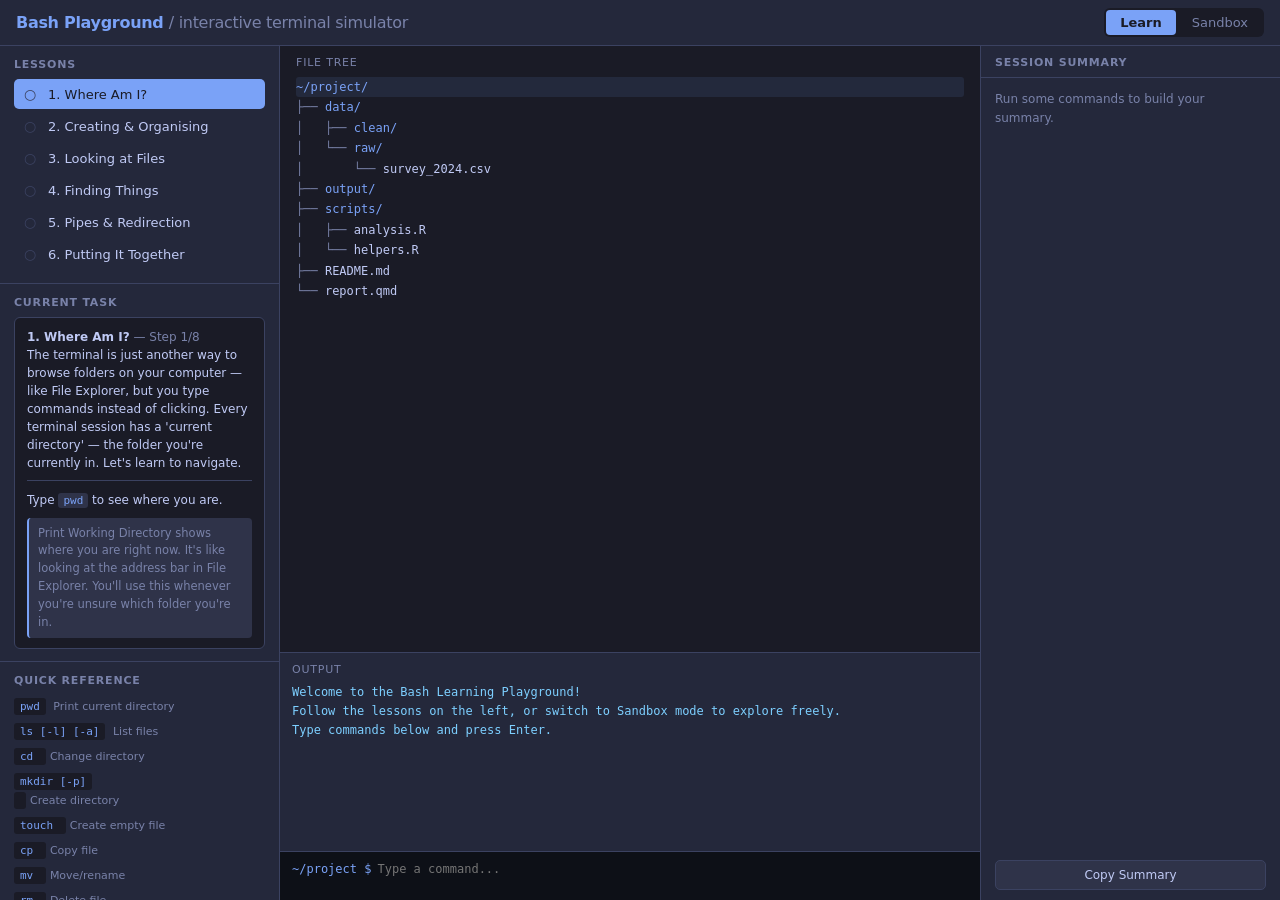
<file: playgrounds/bash-learning-playground.html>
<!DOCTYPE html>
<html lang="en">
<head>
<meta charset="UTF-8">
<meta name="viewport" content="width=device-width, initial-scale=1.0">
<title>Bash Learning Playground</title>
<style>
  :root {
    --bg: #1a1b26;
    --surface: #24283b;
    --surface2: #2f3349;
    --border: #3b4261;
    --text: #c0caf5;
    --text-dim: #7982a9;
    --accent: #7aa2f7;
    --green: #9ece6a;
    --red: #f7768e;
    --yellow: #e0af68;
    --orange: #ff9e64;
    --purple: #bb9af7;
    --cyan: #7dcfff;
    --magenta: #ff007c;
    --weca-purple: #4B1E78;
    --weca-claret: #971B2F;
    --font-mono: 'Cascadia Code', 'Fira Code', 'JetBrains Mono', 'Consolas', monospace;
    --font-ui: system-ui, -apple-system, sans-serif;
  }

  * { margin: 0; padding: 0; box-sizing: border-box; }

  body {
    background: var(--bg);
    color: var(--text);
    font-family: var(--font-ui);
    height: 100vh;
    overflow: hidden;
    display: flex;
    flex-direction: column;
  }

  /* Header */
  .header {
    display: flex;
    align-items: center;
    justify-content: space-between;
    padding: 8px 16px;
    background: var(--surface);
    border-bottom: 1px solid var(--border);
    flex-shrink: 0;
  }

  .header h1 {
    font-size: 16px;
    font-weight: 600;
    color: var(--accent);
    letter-spacing: -0.3px;
  }

  .header h1 span { color: var(--text-dim); font-weight: 400; }

  .mode-toggle {
    display: flex;
    gap: 2px;
    background: var(--bg);
    border-radius: 6px;
    padding: 2px;
  }

  .mode-btn {
    padding: 5px 14px;
    border: none;
    background: transparent;
    color: var(--text-dim);
    font-family: var(--font-ui);
    font-size: 13px;
    border-radius: 4px;
    cursor: pointer;
    transition: all 0.15s;
  }

  .mode-btn.active {
    background: var(--accent);
    color: var(--bg);
    font-weight: 600;
  }

  /* Main layout */
  .main {
    display: flex;
    flex: 1;
    overflow: hidden;
  }

  /* Sidebar */
  .sidebar {
    width: 280px;
    background: var(--surface);
    border-right: 1px solid var(--border);
    display: flex;
    flex-direction: column;
    overflow-y: auto;
    flex-shrink: 0;
  }

  .sidebar-section {
    padding: 12px 14px;
    border-bottom: 1px solid var(--border);
  }

  .sidebar-section h3 {
    font-size: 11px;
    text-transform: uppercase;
    letter-spacing: 0.8px;
    color: var(--text-dim);
    margin-bottom: 8px;
  }

  .lesson-list { list-style: none; }

  .lesson-item {
    padding: 7px 10px;
    border-radius: 5px;
    cursor: pointer;
    font-size: 13px;
    display: flex;
    align-items: center;
    gap: 8px;
    transition: background 0.1s;
    margin-bottom: 2px;
  }

  .lesson-item:hover { background: var(--surface2); }
  .lesson-item.active { background: var(--accent); color: var(--bg); }
  .lesson-item.completed .check { color: var(--green); }
  .lesson-item .check { width: 16px; font-size: 14px; color: var(--border); }

  .hint-box {
    background: var(--bg);
    border: 1px solid var(--border);
    border-radius: 6px;
    padding: 10px 12px;
    font-size: 12px;
    line-height: 1.5;
    color: var(--text-dim);
  }

  .hint-box code {
    background: var(--surface2);
    padding: 1px 5px;
    border-radius: 3px;
    font-family: var(--font-mono);
    font-size: 11px;
    color: var(--accent);
  }

  .hint-box strong { color: var(--text); }

  .hint-box .lesson-intro {
    color: var(--text);
    margin-bottom: 10px;
    padding-bottom: 8px;
    border-bottom: 1px solid var(--border);
    line-height: 1.5;
  }

  .hint-box .step-action {
    margin-bottom: 8px;
    color: var(--text);
    line-height: 1.5;
  }

  .hint-box .step-explain {
    color: var(--text-dim);
    font-size: 11.5px;
    line-height: 1.55;
    padding: 7px 9px;
    background: var(--surface2);
    border-radius: 4px;
    border-left: 2px solid var(--accent);
  }

  /* Centre area */
  .centre {
    flex: 1;
    display: flex;
    flex-direction: column;
    overflow: hidden;
  }

  /* File tree area */
  .filetree-area {
    flex: 1;
    position: relative;
    overflow-y: auto;
    min-height: 140px;
    padding: 10px 16px;
    background: var(--bg);
  }

  .filetree-label {
    font-size: 11px;
    text-transform: uppercase;
    letter-spacing: 0.8px;
    color: var(--text-dim);
    margin-bottom: 8px;
  }

  .tree-entry {
    font-family: var(--font-mono);
    font-size: 12px;
    line-height: 1.7;
    white-space: pre;
    color: var(--text);
    cursor: default;
  }

  .tree-entry .tree-prefix { color: var(--text-dim); }
  .tree-entry .tree-dir { color: var(--accent); cursor: pointer; }
  .tree-entry .tree-dir:hover { text-decoration: underline; }
  .tree-entry .tree-file { color: var(--text); }
  .tree-entry.tree-cwd { background: rgba(122, 162, 247, 0.1); border-radius: 3px; }

  /* Command output zone */
  .output-area {
    height: 200px;
    background: var(--surface);
    border-top: 1px solid var(--border);
    border-bottom: 1px solid var(--border);
    overflow-y: auto;
    padding: 8px 12px;
    font-family: var(--font-mono);
    font-size: 12px;
    line-height: 1.6;
    flex-shrink: 0;
  }

  .output-area .out-label {
    font-size: 11px;
    text-transform: uppercase;
    letter-spacing: 0.8px;
    color: var(--text-dim);
    font-family: var(--font-ui);
    margin-bottom: 4px;
  }

  .output-area .line { white-space: pre-wrap; word-break: break-all; }
  .output-area .cmd { color: var(--green); }
  .output-area .out { color: var(--text-dim); }
  .output-area .err { color: var(--red); }
  .output-area .info { color: var(--cyan); }
  .output-area .success { color: var(--green); }

  /* Terminal */
  .terminal {
    height: 48px;
    background: #0d1017;
    display: flex;
    flex-direction: column;
    flex-shrink: 0;
  }

  .terminal-input-row {
    display: flex;
    align-items: center;
    padding: 10px 12px;
    gap: 6px;
  }

  .prompt-symbol {
    font-family: var(--font-mono);
    font-size: 12px;
    color: var(--accent);
    flex-shrink: 0;
    white-space: nowrap;
  }

  .terminal-input {
    flex: 1;
    background: transparent;
    border: none;
    outline: none;
    color: var(--text);
    font-family: var(--font-mono);
    font-size: 12px;
    caret-color: var(--accent);
  }

  /* Right panel */
  .prompt-panel {
    width: 300px;
    background: var(--surface);
    border-left: 1px solid var(--border);
    display: flex;
    flex-direction: column;
    flex-shrink: 0;
  }

  .prompt-panel h3 {
    font-size: 11px;
    text-transform: uppercase;
    letter-spacing: 0.8px;
    color: var(--text-dim);
    padding: 10px 14px 8px;
    border-bottom: 1px solid var(--border);
  }

  .prompt-output {
    flex: 1;
    padding: 12px 14px;
    font-size: 12px;
    line-height: 1.6;
    overflow-y: auto;
    color: var(--text-dim);
  }

  .copy-btn {
    margin: 8px 14px 10px;
    padding: 7px 0;
    border: 1px solid var(--border);
    background: var(--surface2);
    color: var(--text);
    font-family: var(--font-ui);
    font-size: 12px;
    border-radius: 5px;
    cursor: pointer;
    transition: all 0.15s;
  }

  .copy-btn:hover { background: var(--accent); color: var(--bg); border-color: var(--accent); }

  /* Command reference */
  .cmd-ref {
    padding: 0;
    overflow-y: auto;
    flex: 1;
  }

  .cmd-ref-item {
    margin-bottom: 6px;
  }

  .cmd-ref-item code {
    font-family: var(--font-mono);
    font-size: 11px;
    color: var(--accent);
    background: var(--bg);
    padding: 2px 6px;
    border-radius: 3px;
  }

  .cmd-ref-item .desc {
    font-size: 11px;
    color: var(--text-dim);
    margin-left: 4px;
  }

  /* Tab completion hint */
  .tab-hint {
    position: absolute;
    bottom: 50px;
    left: 12px;
    background: var(--surface2);
    border: 1px solid var(--border);
    border-radius: 4px;
    padding: 4px 8px;
    font-family: var(--font-mono);
    font-size: 11px;
    color: var(--text-dim);
    display: none;
    z-index: 50;
  }

  .tab-hint.visible { display: block; }

  /* Scrollbar */
  ::-webkit-scrollbar { width: 6px; }
  ::-webkit-scrollbar-track { background: transparent; }
  ::-webkit-scrollbar-thumb { background: var(--border); border-radius: 3px; }
</style>
</head>
<body>

<div class="header">
  <h1>Bash Playground <span>/ interactive terminal simulator</span></h1>
  <div class="mode-toggle">
    <button class="mode-btn active" onclick="setMode('learn')">Learn</button>
    <button class="mode-btn" onclick="setMode('sandbox')">Sandbox</button>
  </div>
</div>

<div class="main">
  <!-- Sidebar -->
  <div class="sidebar" id="sidebar">
    <div class="sidebar-section" id="lesson-section">
      <h3>Lessons</h3>
      <ul class="lesson-list" id="lesson-list"></ul>
    </div>
    <div class="sidebar-section" id="hint-section">
      <h3>Current Task</h3>
      <div class="hint-box" id="hint-box">Select a lesson to begin.</div>
    </div>
    <div class="sidebar-section">
      <h3>Quick Reference</h3>
      <div class="cmd-ref" id="cmd-ref"></div>
    </div>
  </div>

  <!-- Centre -->
  <div class="centre">
    <div class="filetree-area" id="filetree-area">
      <div class="filetree-label">File Tree</div>
      <div id="filetree"></div>
    </div>
    <div class="output-area" id="output-area">
      <div class="out-label">Output</div>
    </div>
    <div class="terminal" style="position:relative;">
      <div class="tab-hint" id="tab-hint"></div>
      <div class="terminal-input-row">
        <span class="prompt-symbol" id="prompt-symbol">~/project $</span>
        <input type="text" class="terminal-input" id="terminal-input" autofocus spellcheck="false" placeholder="Type a command...">
      </div>
    </div>
  </div>

  <!-- Right panel -->
  <div class="prompt-panel">
    <h3>Session Summary</h3>
    <div class="prompt-output" id="prompt-output">Run some commands to build your summary.</div>
    <button class="copy-btn" onclick="copyPrompt()">Copy Summary</button>
  </div>
</div>

<script>
// ─── File Contents ────────────────────────────────────────────────────────────
const FILE_CONTENTS = {
  'survey_2024.csv': `id,region,indicator,value,year
1,Bristol,employment_rate,76.2,2024
2,Bath,employment_rate,78.1,2024
3,South Gloucestershire,employment_rate,80.3,2024
4,North Somerset,employment_rate,77.8,2024
5,Bristol,gva_per_head,32100,2024
6,Bath,gva_per_head,29800,2024
7,South Gloucestershire,gva_per_head,35200,2024
8,North Somerset,gva_per_head,28900,2024
9,Bristol,population,472400,2024
10,Bath,population,196700,2024
11,South Gloucestershire,population,285200,2024
12,North Somerset,population,217600,2024`,

  'analysis.R': `# WECA Regional Analysis Script
# Author: Data Team
# Date: 2024-03-15

library(tidyverse)
library(here)

# Load the survey data
survey <- read_csv(here("data", "raw", "survey_2024.csv"))

# Filter for employment indicators
employment <- survey |>
  filter(indicator == "employment_rate") |>
  arrange(desc(value))

# Create summary by region
summary_table <- survey |>
  group_by(region) |>
  summarise(
    n_indicators = n_distinct(indicator),
    avg_value = mean(value)
  )

# Save outputs
write_csv(employment, here("output", "employment_summary.csv"))`,

  'helpers.R': `# Helper functions for WECA analysis
# Shared utility functions used across projects

library(ggplot2)

# Custom WECA theme for ggplot
theme_weca <- function(base_size = 12) {
  theme_minimal(base_size = base_size) +
    theme(
      plot.title = element_text(face = "bold"),
      panel.grid.minor = element_blank()
    )
}

# Format large numbers with commas
format_number <- function(x) {
  formatC(x, format = "f", big.mark = ",", digits = 0)
}`,

  'report.qmd': `---
title: "WECA Regional Indicators Report"
author: "Data Team"
format: html
---

## Overview

This report summarises key indicators across the West of England region.

## Data Sources

The survey data is sourced from ONS regional statistics for 2024.

\`\`\`{r}
source(here::here("scripts", "analysis.R"))
kable(summary_table)
\`\`\``,

  'README.md': `# WECA Regional Analysis Project

Analysis of regional indicators for the West of England Combined Authority.

## Structure

- \`data/raw/\` \u2014 Original data files
- \`data/clean/\` \u2014 Processed data
- \`scripts/\` \u2014 R analysis scripts
- \`output/\` \u2014 Generated results
- \`report.qmd\` \u2014 Quarto report

## Usage

1. Open in RStudio/Positron
2. Run \`scripts/analysis.R\`
3. Render \`report.qmd\` with Quarto`
};

// ─── Filesystem ───────────────────────────────────────────────────────────────
function buildInitialFS() {
  return {
    type: 'dir', children: {
      home: { type: 'dir', children: {
        user: { type: 'dir', children: {
          project: { type: 'dir', children: {
            data: { type: 'dir', children: {
              raw: { type: 'dir', children: {
                'survey_2024.csv': { type: 'file', content: FILE_CONTENTS['survey_2024.csv'] }
              }},
              clean: { type: 'dir', children: {} }
            }},
            scripts: { type: 'dir', children: {
              'analysis.R': { type: 'file', content: FILE_CONTENTS['analysis.R'] },
              'helpers.R': { type: 'file', content: FILE_CONTENTS['helpers.R'] }
            }},
            output: { type: 'dir', children: {} },
            'report.qmd': { type: 'file', content: FILE_CONTENTS['report.qmd'] },
            'README.md': { type: 'file', content: FILE_CONTENTS['README.md'] }
          }}
        }}
      }}
    }
  };
}

// ─── State ────────────────────────────────────────────────────────────────────
const state = {
  mode: 'learn',
  currentLesson: 0,
  currentStep: 0,
  completedLessons: new Set(),
  commandHistory: [],
  historyIndex: -1,
  fs: buildInitialFS(),
  cwd: '/home/user/project',
  commandsUsed: new Set(),
  conceptsLearned: []
};

// ─── FS Utilities ─────────────────────────────────────────────────────────────
function resolvePath(p) {
  let path = p.trim();
  if (path === '~') return '/home/user';
  path = path.replace(/^~\//, '/home/user/');
  if (!path.startsWith('/')) {
    path = state.cwd + '/' + path;
  }
  // Normalise . and ..
  const parts = path.split('/').filter(Boolean);
  const result = [];
  for (const part of parts) {
    if (part === '.') continue;
    else if (part === '..') { if (result.length) result.pop(); }
    else result.push(part);
  }
  return '/' + result.join('/');
}

function getNode(path) {
  if (path === '/') return state.fs;
  const parts = path.split('/').filter(Boolean);
  let node = state.fs;
  for (const part of parts) {
    if (!node || node.type !== 'dir' || !node.children[part]) return null;
    node = node.children[part];
  }
  return node;
}

function getParentAndName(path) {
  const parts = path.split('/').filter(Boolean);
  const name = parts.pop();
  const parentPath = '/' + parts.join('/');
  return { parent: getNode(parentPath), name, parentPath };
}

function displayPath(absPath) {
  if (absPath === '/home/user') return '~';
  if (absPath.startsWith('/home/user/')) return '~/' + absPath.slice(11);
  return absPath;
}

function mkdirP(path) {
  const parts = path.split('/').filter(Boolean);
  let node = state.fs;
  for (const part of parts) {
    if (!node.children[part]) {
      node.children[part] = { type: 'dir', children: {} };
    } else if (node.children[part].type !== 'dir') {
      return false;
    }
    node = node.children[part];
  }
  return true;
}

function globMatch(pattern, str) {
  const re = new RegExp('^' + pattern.replace(/\./g, '\\.').replace(/\*/g, '.*') + '$');
  return re.test(str);
}

// ─── Output ───────────────────────────────────────────────────────────────────
function outLine(text, cls) {
  const area = document.getElementById('output-area');
  const div = document.createElement('div');
  div.className = 'line ' + (cls || '');
  div.textContent = text;
  area.appendChild(div);
  area.scrollTop = area.scrollHeight;
}

function outCmd(text) {
  const area = document.getElementById('output-area');
  const div = document.createElement('div');
  div.className = 'line cmd';
  div.textContent = displayPath(state.cwd) + ' $ ' + text;
  area.appendChild(div);
  area.scrollTop = area.scrollHeight;
}

function clearOutput() {
  const area = document.getElementById('output-area');
  area.innerHTML = '<div class="out-label">Output</div>';
}

// ─── Command Parser ───────────────────────────────────────────────────────────
function tokenise(input) {
  const tokens = [];
  let i = 0;
  while (i < input.length) {
    if (input[i] === ' ' || input[i] === '\t') { i++; continue; }
    if (input[i] === '"') {
      let j = i + 1;
      while (j < input.length && input[j] !== '"') j++;
      tokens.push(input.slice(i + 1, j));
      i = j + 1;
      continue;
    }
    if (input[i] === "'") {
      let j = i + 1;
      while (j < input.length && input[j] !== "'") j++;
      tokens.push(input.slice(i + 1, j));
      i = j + 1;
      continue;
    }
    let j = i;
    while (j < input.length && input[j] !== ' ' && input[j] !== '\t') j++;
    tokens.push(input.slice(i, j));
    i = j;
  }
  return tokens;
}

function parsePipeline(input) {
  // Split on | but not inside quotes
  const segments = [];
  let current = '';
  let inQ = false, qChar = '';
  for (let i = 0; i < input.length; i++) {
    const c = input[i];
    if ((c === '"' || c === "'") && !inQ) { inQ = true; qChar = c; current += c; }
    else if (c === qChar && inQ) { inQ = false; current += c; }
    else if (c === '|' && !inQ) { segments.push(current.trim()); current = ''; }
    else { current += c; }
  }
  if (current.trim()) segments.push(current.trim());
  return segments;
}

function parseRedirect(segment) {
  // Check for >> or > at the end
  let mode = null, filePath = null, cmdPart = segment;
  // Match > or >> followed by a path
  const appendMatch = segment.match(/^(.*?)\s*>>\s*(\S+)\s*$/);
  const overwriteMatch = segment.match(/^(.*?)\s*>\s*(\S+)\s*$/);
  if (appendMatch) {
    cmdPart = appendMatch[1].trim();
    mode = 'append';
    filePath = appendMatch[2];
  } else if (overwriteMatch) {
    cmdPart = overwriteMatch[1].trim();
    mode = 'overwrite';
    filePath = overwriteMatch[2];
  }
  return { cmdPart, mode, filePath };
}

// ─── Command Implementations ──────────────────────────────────────────────────
function cmdPwd() {
  return displayPath(state.cwd);
}

function cmdLs(args, input) {
  let showLong = false, showAll = false, targetPath = null;
  for (const a of args) {
    if (a.startsWith('-')) {
      if (a.includes('l')) showLong = true;
      if (a.includes('a')) showAll = true;
    } else {
      targetPath = a;
    }
  }
  const absPath = targetPath ? resolvePath(targetPath) : state.cwd;
  const node = getNode(absPath);
  if (!node) return { err: `ls: cannot access '${targetPath}': No such file or directory` };
  if (node.type !== 'dir') return { err: `ls: cannot list '${targetPath}': Not a directory` };

  const entries = Object.keys(node.children).sort();
  if (!entries.length) return { out: '' };

  if (showLong) {
    const lines = [];
    for (const name of entries) {
      const child = node.children[name];
      const isDir = child.type === 'dir';
      const perm = isDir ? 'drwxr-xr-x' : '-rw-r--r--';
      const size = isDir ? 4096 : (child.content || '').length;
      const sizeStr = String(size).padStart(6);
      const display = isDir ? name + '/' : name;
      lines.push(`${perm}  user  user  ${sizeStr}  Mar 15  ${display}`);
    }
    return { out: lines.join('\n') };
  }

  const display = entries.map(name => {
    const child = node.children[name];
    return child.type === 'dir' ? name + '/' : name;
  });
  return { out: display.join('  ') };
}

function cmdCd(args) {
  const target = args[0] || '~';
  const absPath = resolvePath(target);
  const node = getNode(absPath);
  if (!node) return { err: `cd: no such file or directory: ${target}` };
  if (node.type !== 'dir') return { err: `cd: not a directory: ${target}` };
  state.cwd = absPath;
  return { out: '' };
}

function cmdMkdir(args) {
  let recursive = false;
  const paths = [];
  for (const a of args) {
    if (a === '-p') recursive = true;
    else paths.push(a);
  }
  if (!paths.length) return { err: 'mkdir: missing operand' };
  const lines = [];
  for (const p of paths) {
    const absPath = resolvePath(p);
    if (recursive) {
      mkdirP(absPath);
    } else {
      const { parent, name } = getParentAndName(absPath);
      if (!parent) return { err: `mkdir: cannot create directory '${p}': No such file or directory` };
      if (parent.children[name]) return { err: `mkdir: cannot create directory '${p}': File exists` };
      parent.children[name] = { type: 'dir', children: {} };
    }
  }
  return { out: '' };
}

function cmdTouch(args) {
  if (!args.length) return { err: 'touch: missing file operand' };
  for (const p of args) {
    const absPath = resolvePath(p);
    const { parent, name } = getParentAndName(absPath);
    if (!parent) return { err: `touch: cannot touch '${p}': No such file or directory` };
    if (!parent.children[name]) {
      parent.children[name] = { type: 'file', content: '' };
    }
  }
  return { out: '' };
}

function cmdCp(args) {
  if (args.length < 2) return { err: 'cp: missing file operand' };
  const srcPath = resolvePath(args[0]);
  const srcNode = getNode(srcPath);
  if (!srcNode) return { err: `cp: cannot stat '${args[0]}': No such file or directory` };
  if (srcNode.type === 'dir') return { err: `cp: omitting directory '${args[0]}'` };

  let destPath = resolvePath(args[1]);
  let destNode = getNode(destPath);
  if (destNode && destNode.type === 'dir') {
    const srcName = srcPath.split('/').pop();
    destNode.children[srcName] = { type: 'file', content: srcNode.content };
  } else {
    const { parent, name } = getParentAndName(destPath);
    if (!parent) return { err: `cp: cannot create '${args[1]}': No such file or directory` };
    parent.children[name] = { type: 'file', content: srcNode.content };
  }
  return { out: '' };
}

function cmdMv(args) {
  if (args.length < 2) return { err: 'mv: missing file operand' };
  const srcPath = resolvePath(args[0]);
  const { parent: srcParent, name: srcName } = getParentAndName(srcPath);
  if (!srcParent || !srcParent.children[srcName]) return { err: `mv: cannot stat '${args[0]}': No such file or directory` };

  const srcNode = srcParent.children[srcName];
  let destPath = resolvePath(args[1]);
  let destNode = getNode(destPath);

  if (destNode && destNode.type === 'dir') {
    destNode.children[srcName] = srcNode;
  } else {
    const { parent: destParent, name: destName } = getParentAndName(destPath);
    if (!destParent) return { err: `mv: cannot move '${args[0]}' to '${args[1]}': No such file or directory` };
    destParent.children[destName] = srcNode;
  }
  delete srcParent.children[srcName];
  return { out: '' };
}

function cmdRm(args) {
  if (!args.length) return { err: 'rm: missing operand' };
  for (const p of args) {
    if (p.startsWith('-')) continue;
    const absPath = resolvePath(p);
    const { parent, name } = getParentAndName(absPath);
    if (!parent || !parent.children[name]) return { err: `rm: cannot remove '${p}': No such file or directory` };
    if (parent.children[name].type === 'dir') return { err: `rm: cannot remove '${p}': Is a directory` };
    delete parent.children[name];
  }
  return { out: '' };
}

function cmdRmdir(args) {
  if (!args.length) return { err: 'rmdir: missing operand' };
  for (const p of args) {
    const absPath = resolvePath(p);
    const node = getNode(absPath);
    if (!node) return { err: `rmdir: failed to remove '${p}': No such file or directory` };
    if (node.type !== 'dir') return { err: `rmdir: failed to remove '${p}': Not a directory` };
    if (Object.keys(node.children).length > 0) return { err: `rmdir: failed to remove '${p}': Directory not empty` };
    const { parent, name } = getParentAndName(absPath);
    delete parent.children[name];
  }
  return { out: '' };
}

function cmdCat(args, inputText) {
  if (!args.length) return { err: 'cat: missing file operand' };
  const lines = [];
  for (const p of args) {
    const absPath = resolvePath(p);
    const node = getNode(absPath);
    if (!node) return { err: `cat: ${p}: No such file or directory` };
    if (node.type === 'dir') return { err: `cat: ${p}: Is a directory` };
    lines.push(node.content);
  }
  return { out: lines.join('\n') };
}

function cmdHead(args, inputText) {
  let n = 10;
  const files = [];
  for (let i = 0; i < args.length; i++) {
    if (args[i] === '-n' && args[i + 1]) { n = parseInt(args[i + 1]); i++; }
    else if (!args[i].startsWith('-')) files.push(args[i]);
  }
  if (inputText !== undefined) {
    return { out: inputText.split('\n').slice(0, n).join('\n') };
  }
  if (!files.length) return { err: 'head: missing file operand' };
  const allLines = [];
  for (const p of files) {
    const absPath = resolvePath(p);
    const node = getNode(absPath);
    if (!node) return { err: `head: cannot open '${p}' for reading: No such file or directory` };
    if (node.type === 'dir') return { err: `head: error reading '${p}': Is a directory` };
    allLines.push(node.content.split('\n').slice(0, n).join('\n'));
  }
  return { out: allLines.join('\n') };
}

function cmdTail(args, inputText) {
  let n = 10;
  const files = [];
  for (let i = 0; i < args.length; i++) {
    if (args[i] === '-n' && args[i + 1]) { n = parseInt(args[i + 1]); i++; }
    else if (!args[i].startsWith('-')) files.push(args[i]);
  }
  if (inputText !== undefined) {
    const lines = inputText.split('\n');
    return { out: lines.slice(Math.max(0, lines.length - n)).join('\n') };
  }
  if (!files.length) return { err: 'tail: missing file operand' };
  const allLines = [];
  for (const p of files) {
    const absPath = resolvePath(p);
    const node = getNode(absPath);
    if (!node) return { err: `tail: cannot open '${p}' for reading: No such file or directory` };
    if (node.type === 'dir') return { err: `tail: error reading '${p}': Is a directory` };
    const lines = node.content.split('\n');
    allLines.push(lines.slice(Math.max(0, lines.length - n)).join('\n'));
  }
  return { out: allLines.join('\n') };
}

function cmdWc(args, inputText) {
  let countLines = false;
  const files = [];
  for (const a of args) {
    if (a === '-l') countLines = true;
    else if (!a.startsWith('-')) files.push(a);
  }
  if (inputText !== undefined) {
    const count = inputText.split('\n').length;
    return { out: String(count) };
  }
  if (!files.length) return { err: 'wc: missing file operand' };
  const results = [];
  for (const p of files) {
    const absPath = resolvePath(p);
    const node = getNode(absPath);
    if (!node) return { err: `wc: ${p}: No such file or directory` };
    if (node.type === 'dir') return { err: `wc: ${p}: Is a directory` };
    const lineCount = node.content.split('\n').length;
    if (countLines) {
      results.push(`${lineCount} ${p}`);
    } else {
      const wordCount = node.content.split(/\s+/).filter(Boolean).length;
      const charCount = node.content.length;
      results.push(`  ${lineCount}  ${wordCount} ${charCount} ${p}`);
    }
  }
  return { out: results.join('\n') };
}

function cmdFind(args) {
  let startPath = '.';
  let namePattern = null;
  for (let i = 0; i < args.length; i++) {
    if (args[i] === '-name' && args[i + 1]) {
      namePattern = args[i + 1].replace(/^["']|["']$/g, '');
      i++;
    } else if (!args[i].startsWith('-')) {
      startPath = args[i];
    }
  }
  const absStart = resolvePath(startPath);
  const node = getNode(absStart);
  if (!node) return { err: `find: '${startPath}': No such file or directory` };

  const results = [];
  function walk(n, path) {
    if (n.type === 'dir') {
      for (const [name, child] of Object.entries(n.children).sort((a, b) => a[0].localeCompare(b[0]))) {
        const childPath = path + '/' + name;
        if (!namePattern || globMatch(namePattern, name)) {
          results.push(childPath);
        }
        if (child.type === 'dir') walk(child, childPath);
      }
    }
  }

  // Determine display prefix
  const displayStart = startPath === '.' ? '.' : displayPath(absStart);
  // Remap absolute to display
  walk(node, '');
  const displayResults = results.map(r => displayStart + r);
  return { out: displayResults.join('\n') };
}

function cmdGrep(args, inputText) {
  let recursive = false, showLineNums = false, caseInsensitive = false;
  let pattern = null;
  const paths = [];

  for (let i = 0; i < args.length; i++) {
    if (args[i].startsWith('-') && !pattern) {
      if (args[i].includes('r')) recursive = true;
      if (args[i].includes('n')) showLineNums = true;
      if (args[i].includes('i')) caseInsensitive = true;
    } else if (!pattern) {
      pattern = args[i].replace(/^["']|["']$/g, '');
    } else {
      paths.push(args[i]);
    }
  }

  if (!pattern) return { err: 'grep: missing pattern' };

  const flags = caseInsensitive ? 'i' : '';
  let re;
  try { re = new RegExp(pattern, flags); }
  catch { re = new RegExp(pattern.replace(/[.*+?^${}()|[\]\\]/g, '\\$&'), flags); }

  if (inputText !== undefined) {
    const lines = inputText.split('\n');
    const matches = [];
    lines.forEach((line, idx) => {
      if (re.test(line)) {
        matches.push(showLineNums ? `${idx + 1}:${line}` : line);
      }
    });
    return { out: matches.join('\n') };
  }

  if (!paths.length) return { err: 'grep: missing file operand' };

  const results = [];
  const multiFile = paths.length > 1 || recursive;

  function grepFile(absPath, displayName) {
    const node = getNode(absPath);
    if (!node || node.type === 'dir') return;
    const lines = node.content.split('\n');
    lines.forEach((line, idx) => {
      if (re.test(line)) {
        let prefix = multiFile ? displayName + ':' : '';
        if (showLineNums) prefix += (idx + 1) + ':';
        results.push(prefix + line);
      }
    });
  }

  function grepDir(absPath, displayPrefix) {
    const node = getNode(absPath);
    if (!node || node.type !== 'dir') return;
    for (const [name, child] of Object.entries(node.children).sort((a, b) => a[0].localeCompare(b[0]))) {
      const childAbs = absPath + '/' + name;
      const childDisplay = displayPrefix + '/' + name;
      if (child.type === 'file') {
        grepFile(childAbs, displayPrefix + '/' + name);
      } else if (child.type === 'dir' && recursive) {
        grepDir(childAbs, childDisplay);
      }
    }
  }

  for (const p of paths) {
    // Expand globs like scripts/*.R
    if (p.includes('*')) {
      const lastSlash = p.lastIndexOf('/');
      const dirPart = lastSlash >= 0 ? p.slice(0, lastSlash) : '.';
      const globPart = lastSlash >= 0 ? p.slice(lastSlash + 1) : p;
      const absDirPath = resolvePath(dirPart);
      const dirNode = getNode(absDirPath);
      if (dirNode && dirNode.type === 'dir') {
        for (const [name, child] of Object.entries(dirNode.children).sort((a, b) => a[0].localeCompare(b[0]))) {
          if (child.type === 'file' && globMatch(globPart, name)) {
            const displayName = (dirPart === '.' ? '' : dirPart + '/') + name;
            grepFile(absDirPath + '/' + name, displayName);
          }
        }
      }
      continue;
    }

    const absPath = resolvePath(p);
    const node = getNode(absPath);
    if (!node) { results.push(`grep: ${p}: No such file or directory`); continue; }
    if (node.type === 'dir') {
      if (recursive) {
        // Strip leading ./ for display
        const displayPrefix = p === '.' ? '.' : p;
        grepDir(absPath, displayPrefix);
      } else {
        results.push(`grep: ${p}: Is a directory`);
      }
    } else {
      grepFile(absPath, p);
    }
  }
  return { out: results.join('\n') };
}

function cmdEcho(args) {
  return { out: args.join(' ') };
}

function cmdWhich(args) {
  if (!args.length) return { err: 'which: missing argument' };
  const known = {
    ls: '/usr/bin/ls', cd: '/usr/bin/cd', pwd: '/usr/bin/pwd',
    cat: '/usr/bin/cat', head: '/usr/bin/head', tail: '/usr/bin/tail',
    grep: '/usr/bin/grep', find: '/usr/bin/find', echo: '/usr/bin/echo',
    mkdir: '/usr/bin/mkdir', touch: '/usr/bin/touch', cp: '/usr/bin/cp',
    mv: '/usr/bin/mv', rm: '/usr/bin/rm', rmdir: '/usr/bin/rmdir',
    wc: '/usr/bin/wc', which: '/usr/bin/which', clear: '/usr/bin/clear',
    history: '/usr/bin/history', R: '/usr/bin/R', Rscript: '/usr/bin/Rscript',
    quarto: '/usr/local/bin/quarto', git: '/usr/bin/git', python: '/usr/bin/python3'
  };
  const lines = [];
  for (const a of args) {
    if (known[a]) lines.push(known[a]);
    else lines.push(`${a} not found`);
  }
  return { out: lines.join('\n') };
}

function cmdHistory() {
  const lines = state.commandHistory.map((c, i) => `  ${String(i + 1).padStart(4)}  ${c}`);
  return { out: lines.join('\n') };
}

// ─── Command Router ───────────────────────────────────────────────────────────
function executeCommand(cmdStr, pipeInput) {
  const tokens = tokenise(cmdStr);
  if (!tokens.length) return { out: '' };

  const cmd = tokens[0];
  const args = tokens.slice(1);
  state.commandsUsed.add(cmd);

  switch (cmd) {
    case 'pwd': return { out: cmdPwd() };
    case 'ls': return cmdLs(args, pipeInput);
    case 'cd': return cmdCd(args);
    case 'mkdir': return cmdMkdir(args);
    case 'touch': return cmdTouch(args);
    case 'cp': return cmdCp(args);
    case 'mv': return cmdMv(args);
    case 'rm': return cmdRm(args);
    case 'rmdir': return cmdRmdir(args);
    case 'cat': {
      if (pipeInput !== undefined) return { out: pipeInput };
      return cmdCat(args, pipeInput);
    }
    case 'head': return cmdHead(args, pipeInput);
    case 'tail': return cmdTail(args, pipeInput);
    case 'wc': return cmdWc(args, pipeInput);
    case 'find': return cmdFind(args);
    case 'grep': return cmdGrep(args, pipeInput);
    case 'echo': return cmdEcho(args);
    case 'which': return cmdWhich(args);
    case 'history': return cmdHistory();
    case 'clear': return { clear: true };
    default:
      return { err: `${cmd}: command not found` };
  }
}

// ─── Process Input ────────────────────────────────────────────────────────────
function processCommand(rawInput) {
  const input = rawInput.trim();
  if (!input) return;

  state.commandHistory.push(input);
  state.historyIndex = state.commandHistory.length;

  outCmd(input);

  // Parse pipeline
  const pipeline = parsePipeline(input);

  // Check last segment for redirect
  const lastSeg = pipeline[pipeline.length - 1];
  const { cmdPart: lastCmd, mode: redirectMode, filePath: redirectFile } = parseRedirect(lastSeg);
  pipeline[pipeline.length - 1] = lastCmd;

  // Handle clear specially
  if (pipeline.length === 1 && pipeline[0].trim() === 'clear') {
    clearOutput();
    return;
  }

  // Execute pipeline
  let pipeData = undefined;
  for (let i = 0; i < pipeline.length; i++) {
    const seg = pipeline[i].trim();
    if (!seg) continue;
    const result = executeCommand(seg, pipeData);
    if (result.clear) { clearOutput(); return; }
    if (result.err) { outLine(result.err, 'err'); return; }
    pipeData = result.out || '';
  }

  // Handle redirect
  if (redirectMode && redirectFile) {
    const absPath = resolvePath(redirectFile);
    // Ensure parent directory exists
    const { parent, name } = getParentAndName(absPath);
    if (!parent) { outLine(`bash: ${redirectFile}: No such file or directory`, 'err'); return; }
    const existing = parent.children[name];
    if (redirectMode === 'append') {
      if (existing && existing.type === 'file') {
        existing.content += (existing.content ? '\n' : '') + (pipeData || '');
      } else {
        parent.children[name] = { type: 'file', content: pipeData || '' };
      }
    } else {
      parent.children[name] = { type: 'file', content: pipeData || '' };
    }
    // Don't print output when redirecting
  } else if (pipeData) {
    outLine(pipeData, 'out');
  }

  updateAll();
  checkLessonStep(input);
}

// ─── File Tree Rendering ──────────────────────────────────────────────────────
function renderFileTree() {
  const container = document.getElementById('filetree');
  container.innerHTML = '';

  const projectPath = '/home/user/project';
  const projectNode = getNode(projectPath);
  if (!projectNode) return;

  const rootDiv = document.createElement('div');
  rootDiv.className = 'tree-entry' + (state.cwd === projectPath ? ' tree-cwd' : '');
  const rootSpan = document.createElement('span');
  rootSpan.className = 'tree-dir';
  rootSpan.textContent = '~/project/';
  rootSpan.onclick = () => { state.cwd = projectPath; updateAll(); };
  rootDiv.appendChild(rootSpan);
  container.appendChild(rootDiv);

  function renderDir(node, absPath, prefix, isLast) {
    const entries = Object.keys(node.children).sort((a, b) => {
      const aDir = node.children[a].type === 'dir' ? 0 : 1;
      const bDir = node.children[b].type === 'dir' ? 0 : 1;
      if (aDir !== bDir) return aDir - bDir;
      return a.localeCompare(b);
    });

    entries.forEach((name, idx) => {
      const child = node.children[name];
      const isLastEntry = idx === entries.length - 1;
      const connector = isLastEntry ? '\u2514\u2500\u2500 ' : '\u251C\u2500\u2500 ';
      const childPath = absPath + '/' + name;
      const isCwd = state.cwd === childPath;

      const div = document.createElement('div');
      div.className = 'tree-entry' + (isCwd ? ' tree-cwd' : '');

      const prefixSpan = document.createElement('span');
      prefixSpan.className = 'tree-prefix';
      prefixSpan.textContent = prefix + connector;
      div.appendChild(prefixSpan);

      if (child.type === 'dir') {
        const nameSpan = document.createElement('span');
        nameSpan.className = 'tree-dir';
        nameSpan.textContent = name + '/';
        nameSpan.onclick = () => { state.cwd = childPath; updateAll(); };
        div.appendChild(nameSpan);
      } else {
        const nameSpan = document.createElement('span');
        nameSpan.className = 'tree-file';
        nameSpan.textContent = name;
        div.appendChild(nameSpan);
      }

      container.appendChild(div);

      if (child.type === 'dir') {
        const newPrefix = prefix + (isLastEntry ? '    ' : '\u2502   ');
        renderDir(child, childPath, newPrefix, isLastEntry);
      }
    });
  }

  renderDir(projectNode, projectPath, '', false);
}

// ─── Prompt Symbol ────────────────────────────────────────────────────────────
function updatePromptSymbol() {
  document.getElementById('prompt-symbol').textContent = displayPath(state.cwd) + ' $';
}

// ─── Session Summary ──────────────────────────────────────────────────────────
function updateSummary() {
  const el = document.getElementById('prompt-output');
  if (!state.commandHistory.length) {
    el.textContent = 'Run some commands to build your summary.';
    return;
  }

  const parts = [];
  const used = state.commandsUsed;
  const total = state.commandHistory.length;

  parts.push(`I've been practising bash commands in a simulated terminal environment.`);
  parts.push(`So far I've run ${total} command${total !== 1 ? 's' : ''}.`);

  const categories = {
    'Navigation': ['pwd', 'cd', 'ls'],
    'File management': ['mkdir', 'touch', 'cp', 'mv', 'rm', 'rmdir'],
    'Reading files': ['cat', 'head', 'tail', 'wc'],
    'Searching': ['find', 'grep'],
    'Pipes & redirection': [],
    'Utilities': ['echo', 'which', 'history']
  };

  const practised = [];
  const unexplored = [];

  for (const [cat, cmds] of Object.entries(categories)) {
    if (cat === 'Pipes & redirection') {
      const hasPipe = state.commandHistory.some(c => c.includes('|'));
      const hasRedirect = state.commandHistory.some(c => c.includes('>'));
      if (hasPipe || hasRedirect) practised.push(cat.toLowerCase());
      else unexplored.push(cat.toLowerCase());
      continue;
    }
    if (cmds.some(c => used.has(c))) practised.push(cat.toLowerCase());
    else unexplored.push(cat.toLowerCase());
  }

  if (practised.length) {
    parts.push(`\nAreas practised: ${practised.join(', ')}.`);
  }

  const cmdsUsedList = [...used].filter(c => c !== 'clear').sort();
  if (cmdsUsedList.length) {
    parts.push(`Commands used: ${cmdsUsedList.join(', ')}.`);
  }

  const completed = state.completedLessons.size;
  if (completed > 0) {
    parts.push(`\nCompleted ${completed}/${lessons.length} guided lessons.`);
  }

  if (unexplored.length) {
    parts.push(`\nAreas not yet explored: ${unexplored.join(', ')}.`);
  }

  parts.push(`\nHelp me understand what I should practise next to build confidence with the command line for my R/Quarto projects.`);

  el.textContent = parts.join('\n');
}

function copyPrompt() {
  const text = document.getElementById('prompt-output').textContent;
  navigator.clipboard.writeText(text).then(() => {
    const btn = document.querySelector('.copy-btn');
    btn.textContent = 'Copied!';
    setTimeout(() => btn.textContent = 'Copy Summary', 1500);
  });
}

// ─── Lessons ──────────────────────────────────────────────────────────────────
const lessons = [
  {
    title: '1. Where Am I?',
    intro: "The terminal is just another way to browse folders on your computer \u2014 like File Explorer, but you type commands instead of clicking. Every terminal session has a 'current directory' \u2014 the folder you're currently in. Let's learn to navigate.",
    steps: [
      {
        hint: 'Type <code>pwd</code> to see where you are.',
        explain: "Print Working Directory shows where you are right now. It's like looking at the address bar in File Explorer. You'll use this whenever you're unsure which folder you're in.",
        match: /^pwd$/
      },
      {
        hint: 'Type <code>ls</code> to see what\u2019s here.',
        explain: "List the contents of the current directory. This shows you what files and folders are here \u2014 the equivalent of looking at the file list in Explorer.",
        match: /^ls$/
      },
      {
        hint: 'Try <code>ls -l</code> for more detail.',
        explain: "The -l flag means 'long format' \u2014 it shows extra details like file sizes. Handy when you want to check how big a data file is.",
        match: /^ls\s+-l$/
      },
      {
        hint: 'Move into the data folder: <code>cd data</code>.',
        explain: "Change Directory moves you into a folder. Just like double-clicking a folder in Explorer. You can only cd into directories, not files.",
        match: /^cd\s+data$/
      },
      {
        hint: 'Check what\u2019s inside: <code>ls</code>.',
        explain: "Check what's inside the data folder. You'll see two sub-folders: raw/ and clean/.",
        match: /^ls$/
      },
      {
        hint: 'Go back up one level: <code>cd ..</code>.',
        explain: "Two dots (..) means 'go up one level' \u2014 back to the parent folder. This is how you navigate back up the folder tree.",
        match: /^cd\s+\.\.$/
      },
      {
        hint: 'Jump home: <code>cd ~</code>.',
        explain: "The tilde (~) is a shortcut for your home directory. No matter where you are, cd ~ takes you home. It's your reset button.",
        match: /^cd\s+~$/
      },
      {
        hint: 'Jump straight to the project: <code>cd ~/project</code>.',
        explain: "You can combine ~ with a path to jump directly to any folder under your home directory. This is faster than navigating step by step.",
        match: /^cd\s+~\/project$/
      }
    ]
  },
  {
    title: '2. Creating & Organising',
    intro: "When starting a new analysis project, you'll often need to create a folder structure. While you'll usually create and edit files in Positron or RStudio, knowing these commands helps when you're working in the terminal for Git or running scripts.",
    steps: [
      {
        hint: 'Create a new folder: <code>mkdir notes</code>.',
        explain: "Make Directory creates a new empty folder. Think of it as right-click \u2192 New Folder in Explorer.",
        match: /^mkdir\s+notes$/
      },
      {
        hint: 'Create a file inside it: <code>touch notes/meeting-notes.txt</code>.',
        explain: "touch creates an empty file. In practice, you'd usually create files in your IDE (Positron/RStudio), but touch is useful for quick placeholder files.",
        match: /^touch\s+notes\/meeting-notes\.txt$/
      },
      {
        hint: 'Verify: <code>ls notes</code>.',
        explain: "Verify your new file was created. Always good to check your work.",
        match: /^ls\s+notes$/
      },
      {
        hint: 'Copy the README: <code>cp README.md notes/</code>.',
        explain: "Copy a file to another location. The original stays where it is \u2014 you now have two copies.",
        match: /^cp\s+README\.md\s+notes\/?$/
      },
      {
        hint: 'Rename the file: <code>mv notes/meeting-notes.txt notes/minutes.txt</code>.',
        explain: "Move (or rename) a file. mv does double duty: it both moves files between folders AND renames them. Here we're renaming.",
        match: /^mv\s+notes\/meeting-notes\.txt\s+notes\/minutes\.txt$/
      },
      {
        hint: 'Check the result: <code>ls notes</code>.',
        explain: "Check the notes folder to confirm the rename worked.",
        match: /^ls\s+notes$/
      },
      {
        hint: 'Remove the copied README: <code>rm notes/README.md</code>.',
        explain: "Remove (delete) a file. Be careful \u2014 there's no recycle bin in the terminal! Deleted files are gone for good.",
        match: /^rm\s+notes\/README\.md$/
      },
      {
        hint: 'Now remove the notes dir. First remove the file inside, then: <code>rmdir notes</code>.',
        explain: "Remove an empty directory. This only works if the folder is empty. If it's not, you'll get an error \u2014 this is a safety feature. First remove files inside, then remove the directory.",
        match: /^rmdir\s+notes$/
      }
    ]
  },
  {
    title: '3. Looking at Files',
    intro: "Before loading data into R, you often want a quick peek \u2014 how many rows? What are the column headers? Is the file comma-separated or tab-separated? These commands let you inspect files without opening them in a full application.",
    steps: [
      {
        hint: 'Read the README: <code>cat README.md</code>.',
        explain: "cat prints the entire file to the terminal. Great for short files like READMEs, but for large data files it would flood your screen.",
        match: /^cat\s+README\.md$/
      },
      {
        hint: 'Peek at the data: <code>head data/raw/survey_2024.csv</code>.',
        explain: "head shows the first 10 lines of a file. Perfect for checking CSV headers and seeing the first few rows of data.",
        match: /^head\s+data\/raw\/survey_2024\.csv$/
      },
      {
        hint: 'Just 3 lines: <code>head -n 3 data/raw/survey_2024.csv</code>.',
        explain: "The -n flag lets you specify exactly how many lines. head -n 3 shows just the header row plus two data rows.",
        match: /^head\s+-n\s+3\s+data\/raw\/survey_2024\.csv$/
      },
      {
        hint: 'See the end: <code>tail data/raw/survey_2024.csv</code>.',
        explain: "tail shows the last 10 lines. Useful for checking the end of a log file or seeing the most recent entries in a dataset.",
        match: /^tail\s+data\/raw\/survey_2024\.csv$/
      },
      {
        hint: 'Last 3 lines: <code>tail -n 3 data/raw/survey_2024.csv</code>.',
        explain: "tail -n 3 shows just the last 3 lines. Handy for a quick look at the bottom of your data.",
        match: /^tail\s+-n\s+3\s+data\/raw\/survey_2024\.csv$/
      },
      {
        hint: 'Count lines: <code>wc -l data/raw/survey_2024.csv</code>.',
        explain: "wc -l counts the number of lines in a file. For a CSV, this tells you roughly how many rows of data you have (minus the header). Quick way to check file size without opening it.",
        match: /^wc\s+-l\s+data\/raw\/survey_2024\.csv$/
      },
      {
        hint: 'Read the R script: <code>cat scripts/analysis.R</code>.',
        explain: "Let's look at the R script. cat works well here because R scripts are typically short enough to read in the terminal.",
        match: /^cat\s+scripts\/analysis\.R$/
      }
    ]
  },
  {
    title: '4. Finding Things',
    intro: "When your project grows, you'll have dozens of files across many folders. Rather than clicking through each one, these commands let you find files by name and search inside files for specific text \u2014 like Ctrl+F but for your whole project.",
    steps: [
      {
        hint: 'Find all CSVs: <code>find . -name "*.csv"</code>.',
        explain: 'find searches for files by name. The dot (.) means \'start searching from here\'. The -name flag with *.csv finds all CSV files. The quotes around the pattern are important.',
        match: /^find\s+\.\s+-name\s+["']?\*\.csv["']?$/
      },
      {
        hint: 'Find all R scripts: <code>find . -name "*.R"</code>.',
        explain: "Find all R script files in the project. This quickly shows you every R file, no matter how deeply nested in subfolders.",
        match: /^find\s+\.\s+-name\s+["']?\*\.R["']?$/
      },
      {
        hint: 'Search inside a file: <code>grep "library" scripts/analysis.R</code>.',
        explain: "grep searches inside a file for a text pattern. Here we're finding every line that contains 'library' \u2014 useful for seeing what packages a script uses.",
        match: /^grep\s+["']?library["']?\s+scripts\/analysis\.R$/
      },
      {
        hint: 'With line numbers: <code>grep -n "survey" scripts/analysis.R</code>.',
        explain: "The -n flag adds line numbers to the output. This tells you exactly where in the file the match is, so you can jump straight there in your IDE.",
        match: /^grep\s+-n\s+["']?survey["']?\s+scripts\/analysis\.R$/
      },
      {
        hint: 'Search all scripts: <code>grep -r "library" scripts/</code>.',
        explain: "The -r flag means 'recursive' \u2014 search all files in the scripts/ folder and its subfolders. Essential when you want to find something across multiple files.",
        match: /^grep\s+-r\s+["']?library["']?\s+scripts\/?$/
      },
      {
        hint: 'Case-insensitive search: <code>grep -i "bristol" data/raw/survey_2024.csv</code>.',
        explain: "The -i flag makes the search case-insensitive. 'Bristol', 'BRISTOL', and 'bristol' all match. Handy when you're not sure about capitalisation in your data.",
        match: /^grep\s+-i\s+["']?bristol["']?\s+data\/raw\/survey_2024\.csv$/
      }
    ]
  },
  {
    title: '5. Pipes & Redirection',
    intro: "One of the most powerful ideas in the terminal: you can chain commands together, feeding the output of one into the input of another. If you've used the R pipe (|>), this will feel familiar \u2014 the concept is the same, just different syntax.",
    steps: [
      {
        hint: 'Pipe head to wc: <code>head -n 5 data/raw/survey_2024.csv | wc -l</code>.',
        explain: "The pipe (|) takes the output of head and feeds it into wc. This counts how many lines head produced. Like R's |>, data flows left to right.",
        match: /^head\s+-n\s+5\s+data\/raw\/survey_2024\.csv\s*\|\s*wc\s+-l$/
      },
      {
        hint: 'Count Bristol rows: <code>grep "Bristol" data/raw/survey_2024.csv | wc -l</code>.',
        explain: "How many rows mention Bristol? grep finds them, then wc counts them. This is the terminal equivalent of filter() |> nrow() in R.",
        match: /^grep\s+["']?Bristol["']?\s+data\/raw\/survey_2024\.csv\s*\|\s*wc\s+-l$/
      },
      {
        hint: 'Limit grep results: <code>grep "employment" data/raw/survey_2024.csv | head -n 3</code>.',
        explain: "Find lines about employment, but only show the first 3 matches. Useful when grep returns too many results.",
        match: /^grep\s+["']?employment["']?\s+data\/raw\/survey_2024\.csv\s*\|\s*head\s+-n\s+3$/
      },
      {
        hint: 'Write to a file: <code>echo "This is a test" > output/test.txt</code>.',
        explain: "The > operator redirects output to a file, creating it if needed. Instead of printing to screen, the text goes into the file. WARNING: > overwrites any existing content!",
        match: /^echo\s+.*>\s*output\/test\.txt$/
      },
      {
        hint: 'Check it: <code>cat output/test.txt</code>.',
        explain: "Verify the file was created with our text.",
        match: /^cat\s+output\/test\.txt$/
      },
      {
        hint: 'Append: <code>echo "Another line" >> output/test.txt</code>.',
        explain: "The >> operator appends to a file instead of overwriting. Use >> when you want to add to an existing file, > when you want to start fresh.",
        match: /^echo\s+.*>>\s*output\/test\.txt$/
      },
      {
        hint: 'Check both lines: <code>cat output/test.txt</code>.',
        explain: "Check that the file now has both lines.",
        match: /^cat\s+output\/test\.txt$/
      },
      {
        hint: 'Save grep output: <code>grep "library" scripts/*.R > output/dependencies.txt</code>.',
        explain: "A practical example: find all library() calls across all R scripts and save the list to a file. This is genuinely useful for documenting project dependencies.",
        match: /^grep\s+["']?library["']?\s+scripts\/\*\.R\s*>\s*output\/dependencies\.txt$/
      },
      {
        hint: 'View it: <code>cat output/dependencies.txt</code>.',
        explain: "View the dependencies file we just created.",
        match: /^cat\s+output\/dependencies\.txt$/
      }
    ]
  },
  {
    title: '6. Putting It Together',
    intro: "Let's simulate a realistic workflow: you've just been given an unfamiliar project and need to understand what's in it. This is exactly what happens when you clone a colleague's repository or pick up someone else's analysis.",
    steps: [
      {
        hint: 'Orient yourself: <code>pwd</code>.',
        explain: "First, check where you are. Always orient yourself before starting work.",
        match: /^pwd$/
      },
      {
        hint: 'Overview: <code>ls -l</code>.',
        explain: "Get an overview of the project structure. The long format helps you see what's a file versus a folder.",
        match: /^ls\s+-l$/
      },
      {
        hint: 'Read the README: <code>cat README.md</code>.',
        explain: "Read the README first \u2014 good projects explain themselves. This tells you what the project is about and how it's organised.",
        match: /^cat\s+README\.md$/
      },
      {
        hint: 'Find the data: <code>find . -name "*.csv"</code>.',
        explain: "Find the data files. CSVs are the most common format you'll encounter.",
        match: /^find\s+\.\s+-name\s+["']?\*\.csv["']?$/
      },
      {
        hint: 'Peek at it: <code>head -n 5 data/raw/survey_2024.csv</code>.',
        explain: "Peek at the data. The first few rows show you the column names and data format.",
        match: /^head\s+-n\s+5\s+data\/raw\/survey_2024\.csv$/
      },
      {
        hint: 'Count rows: <code>wc -l data/raw/survey_2024.csv</code>.',
        explain: "Count the rows to get a sense of the dataset size.",
        match: /^wc\s+-l\s+data\/raw\/survey_2024\.csv$/
      },
      {
        hint: 'Find references: <code>grep -r "survey" scripts/</code>.',
        explain: "Find which scripts reference the survey data. This tells you where the data gets loaded and processed.",
        match: /^grep\s+-r\s+["']?survey["']?\s+scripts\/?$/
      },
      {
        hint: 'Check packages: <code>grep -n "library" scripts/analysis.R</code>.',
        explain: "Check what packages the analysis needs. You might need to install these before running it.",
        match: /^grep\s+-n\s+["']?library["']?\s+scripts\/analysis\.R$/
      },
      {
        hint: 'Piped workflow: <code>head -n 5 data/raw/survey_2024.csv | grep "Bristol" > output/bristol_check.txt</code>.',
        explain: "A piped workflow: peek at the data, filter for Bristol, save the result. Combines several things you've learned.",
        match: /^head\s+-n\s+5\s+data\/raw\/survey_2024\.csv\s*\|\s*grep\s+["']?Bristol["']?\s*>\s*output\/bristol_check\.txt$/
      },
      {
        hint: 'Check the result: <code>cat output/bristol_check.txt</code>.',
        explain: "Check your saved output to verify it worked.",
        match: /^cat\s+output\/bristol_check\.txt$/
      }
    ]
  }
];

// ─── Lesson UI ────────────────────────────────────────────────────────────────
function renderLessons() {
  const list = document.getElementById('lesson-list');
  list.innerHTML = '';
  lessons.forEach((l, i) => {
    const li = document.createElement('li');
    li.className = 'lesson-item' + (i === state.currentLesson ? ' active' : '') + (state.completedLessons.has(i) ? ' completed' : '');
    li.innerHTML = `<span class="check">${state.completedLessons.has(i) ? '\u2713' : '\u25CB'}</span>${l.title}`;
    li.onclick = () => selectLesson(i);
    list.appendChild(li);
  });
}

function selectLesson(i) {
  state.currentLesson = i;
  state.currentStep = 0;
  // Reset filesystem for clean lesson state
  state.fs = buildInitialFS();
  state.cwd = '/home/user/project';
  clearOutput();
  outLine('Switched to lesson: ' + lessons[i].title, 'info');
  renderLessons();
  updateHint();
  updateAll();
}

function updateHint() {
  const box = document.getElementById('hint-box');
  if (state.mode === 'sandbox') {
    box.innerHTML = '<strong>Sandbox mode</strong> \u2014 experiment freely! Type commands to explore the filesystem. The file tree above updates live.';
    return;
  }
  const lesson = lessons[state.currentLesson];
  if (!lesson) return;
  const step = lesson.steps[state.currentStep];
  if (!step) {
    box.innerHTML = `<strong>\u2713 Lesson complete!</strong> Pick the next lesson from the list, or switch to Sandbox mode.`;
    state.completedLessons.add(state.currentLesson);
    renderLessons();
    return;
  }
  let html = `<strong>${lesson.title}</strong> \u2014 Step ${state.currentStep + 1}/${lesson.steps.length}`;
  html += `<div class="lesson-intro">${lesson.intro}</div>`;
  html += `<div class="step-action">${step.hint}</div>`;
  if (step.explain) {
    html += `<div class="step-explain">${step.explain}</div>`;
  }
  box.innerHTML = html;
}

function checkLessonStep(cmd) {
  if (state.mode !== 'learn') return;
  const lesson = lessons[state.currentLesson];
  if (!lesson) return;
  const step = lesson.steps[state.currentStep];
  if (!step) return;
  if (step.match.test(cmd.trim())) {
    state.currentStep++;
    updateHint();
  }
}

// ─── Command Reference ───────────────────────────────────────────────────────
const cmdRefData = [
  { cmd: 'pwd', desc: 'Print current directory' },
  { cmd: 'ls [-l] [-a]', desc: 'List files' },
  { cmd: 'cd <path>', desc: 'Change directory' },
  { cmd: 'mkdir [-p] <dir>', desc: 'Create directory' },
  { cmd: 'touch <file>', desc: 'Create empty file' },
  { cmd: 'cp <src> <dst>', desc: 'Copy file' },
  { cmd: 'mv <src> <dst>', desc: 'Move/rename' },
  { cmd: 'rm <file>', desc: 'Delete file' },
  { cmd: 'rmdir <dir>', desc: 'Delete empty dir' },
  { cmd: 'cat <file>', desc: 'Print file contents' },
  { cmd: 'head [-n N] <file>', desc: 'First N lines' },
  { cmd: 'tail [-n N] <file>', desc: 'Last N lines' },
  { cmd: 'wc -l <file>', desc: 'Count lines' },
  { cmd: 'find . -name "pat"', desc: 'Find files' },
  { cmd: 'grep [-rni] "pat" <file>', desc: 'Search in files' },
  { cmd: 'echo "text"', desc: 'Print text' },
  { cmd: 'cmd1 | cmd2', desc: 'Pipe output' },
  { cmd: 'cmd > file', desc: 'Redirect (overwrite)' },
  { cmd: 'cmd >> file', desc: 'Redirect (append)' },
  { cmd: 'which <cmd>', desc: 'Show command path' },
  { cmd: 'history', desc: 'Command history' },
  { cmd: 'clear', desc: 'Clear output' },
];

function renderCmdRef() {
  document.getElementById('cmd-ref').innerHTML = cmdRefData.map(c =>
    `<div class="cmd-ref-item"><code>${c.cmd}</code><span class="desc"> ${c.desc}</span></div>`
  ).join('');
}

// ─── Mode Toggle ──────────────────────────────────────────────────────────────
function setMode(m) {
  state.mode = m;
  document.querySelectorAll('.mode-btn').forEach(btn => {
    btn.classList.toggle('active', btn.textContent.toLowerCase() === m);
  });
  document.getElementById('lesson-section').style.display = m === 'learn' ? 'block' : 'none';
  updateHint();
}

// ─── Tab Completion ───────────────────────────────────────────────────────────
function tabComplete(value) {
  const parts = value.split(/\s+/);
  const lastPart = parts[parts.length - 1];
  if (!lastPart) return null;

  // Determine the directory and partial name
  let dirPath, partial;
  const lastSlash = lastPart.lastIndexOf('/');
  if (lastSlash >= 0) {
    dirPath = resolvePath(lastPart.slice(0, lastSlash) || '/');
    partial = lastPart.slice(lastSlash + 1);
  } else {
    dirPath = state.cwd;
    partial = lastPart;
  }

  const dirNode = getNode(dirPath);
  if (!dirNode || dirNode.type !== 'dir') return null;

  const matches = Object.keys(dirNode.children).filter(n => n.startsWith(partial));
  if (matches.length === 0) return null;
  if (matches.length === 1) {
    const match = matches[0];
    const suffix = dirNode.children[match].type === 'dir' ? '/' : '';
    const prefix = lastSlash >= 0 ? lastPart.slice(0, lastSlash + 1) : '';
    parts[parts.length - 1] = prefix + match + suffix;
    return { completed: parts.join(' '), matches: null };
  }
  // Multiple matches - show them
  return { completed: null, matches };
}

// ─── Master Update ────────────────────────────────────────────────────────────
function updateAll() {
  renderFileTree();
  updatePromptSymbol();
  updateSummary();
}

// ─── Input Handling ───────────────────────────────────────────────────────────
const input = document.getElementById('terminal-input');
let tabHintTimer = null;

input.addEventListener('keydown', e => {
  if (e.key === 'Enter') {
    const val = input.value;
    input.value = '';
    processCommand(val);
  }
  if (e.key === 'ArrowUp') {
    e.preventDefault();
    if (state.historyIndex > 0) {
      state.historyIndex--;
      input.value = state.commandHistory[state.historyIndex];
    }
  }
  if (e.key === 'ArrowDown') {
    e.preventDefault();
    if (state.historyIndex < state.commandHistory.length - 1) {
      state.historyIndex++;
      input.value = state.commandHistory[state.historyIndex];
    } else {
      state.historyIndex = state.commandHistory.length;
      input.value = '';
    }
  }
  if (e.key === 'Tab') {
    e.preventDefault();
    const result = tabComplete(input.value);
    if (result) {
      if (result.completed) {
        input.value = result.completed;
      }
      if (result.matches) {
        const hint = document.getElementById('tab-hint');
        hint.textContent = result.matches.join('  ');
        hint.classList.add('visible');
        clearTimeout(tabHintTimer);
        tabHintTimer = setTimeout(() => hint.classList.remove('visible'), 2000);
      }
    }
  }
});

// Click on terminal area focuses input
document.querySelector('.terminal').addEventListener('click', () => input.focus());

// ─── Initialise ───────────────────────────────────────────────────────────────
renderLessons();
renderCmdRef();
updateHint();
updateAll();

outLine('Welcome to the Bash Learning Playground!', 'info');
outLine('Follow the lessons on the left, or switch to Sandbox mode to explore freely.', 'info');
outLine('Type commands below and press Enter.', 'info');
outLine('', 'out');
</script>
</body>
</html>
</file>
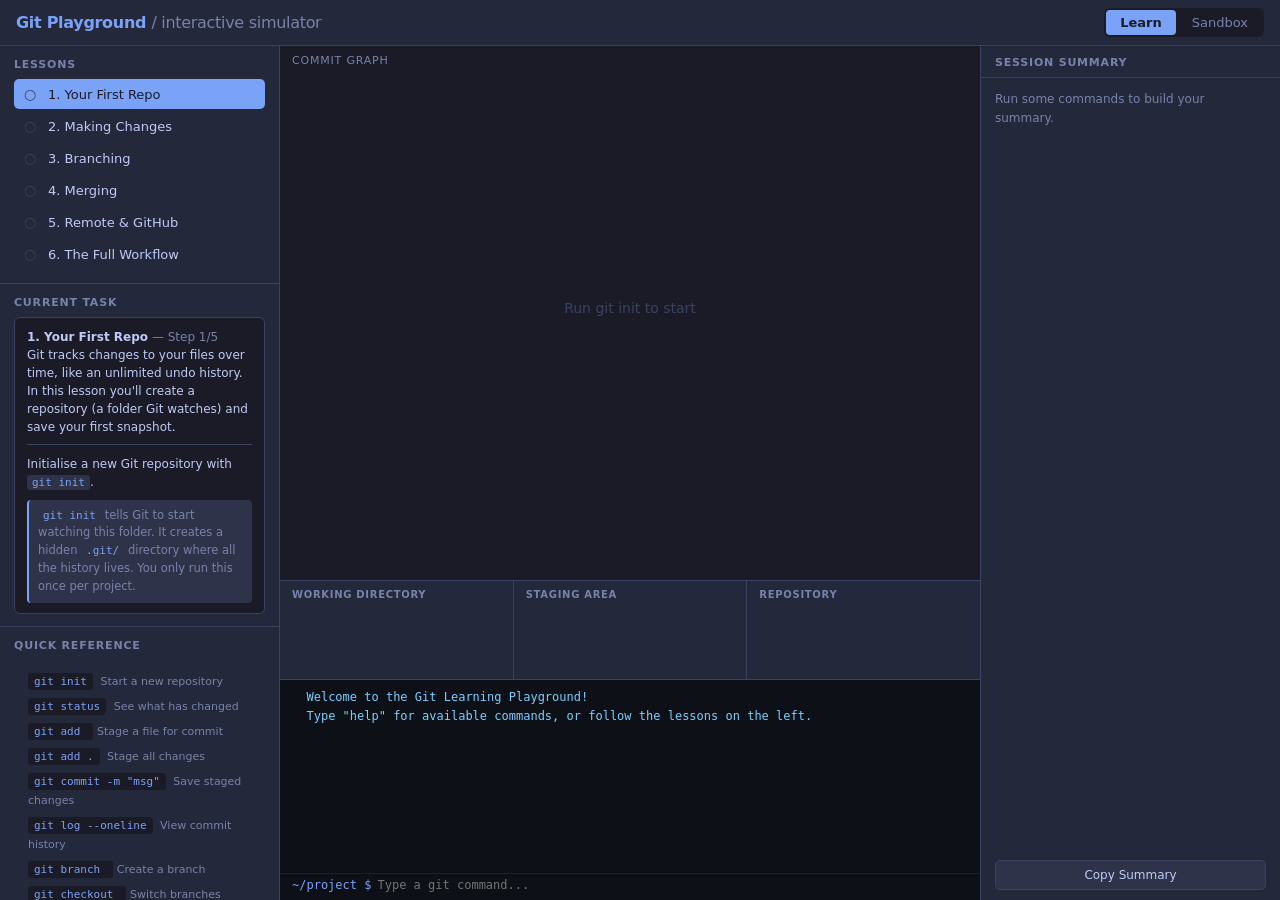
<file: playgrounds/git-learning-playground.html>
<!DOCTYPE html>
<html lang="en">
<head>
<meta charset="UTF-8">
<meta name="viewport" content="width=device-width, initial-scale=1.0">
<title>Git &amp; GitHub Learning Playground</title>
<style>
  :root {
    --bg: #1a1b26;
    --surface: #24283b;
    --surface2: #2f3349;
    --border: #3b4261;
    --text: #c0caf5;
    --text-dim: #7982a9;
    --accent: #7aa2f7;
    --green: #9ece6a;
    --red: #f7768e;
    --yellow: #e0af68;
    --orange: #ff9e64;
    --purple: #bb9af7;
    --cyan: #7dcfff;
    --magenta: #ff007c;
    --weca-purple: #4B1E78;
    --weca-claret: #971B2F;
    --font-mono: 'Cascadia Code', 'Fira Code', 'JetBrains Mono', 'Consolas', monospace;
    --font-ui: system-ui, -apple-system, sans-serif;
  }

  * { margin: 0; padding: 0; box-sizing: border-box; }

  body {
    background: var(--bg);
    color: var(--text);
    font-family: var(--font-ui);
    height: 100vh;
    overflow: hidden;
    display: flex;
    flex-direction: column;
  }

  /* Header */
  .header {
    display: flex;
    align-items: center;
    justify-content: space-between;
    padding: 8px 16px;
    background: var(--surface);
    border-bottom: 1px solid var(--border);
    flex-shrink: 0;
  }

  .header h1 {
    font-size: 16px;
    font-weight: 600;
    color: var(--accent);
    letter-spacing: -0.3px;
  }

  .header h1 span { color: var(--text-dim); font-weight: 400; }

  .mode-toggle {
    display: flex;
    gap: 2px;
    background: var(--bg);
    border-radius: 6px;
    padding: 2px;
  }

  .mode-btn {
    padding: 5px 14px;
    border: none;
    background: transparent;
    color: var(--text-dim);
    font-family: var(--font-ui);
    font-size: 13px;
    border-radius: 4px;
    cursor: pointer;
    transition: all 0.15s;
  }

  .mode-btn.active {
    background: var(--accent);
    color: var(--bg);
    font-weight: 600;
  }

  /* Main layout */
  .main {
    display: flex;
    flex: 1;
    overflow: hidden;
  }

  /* Sidebar */
  .sidebar {
    width: 280px;
    background: var(--surface);
    border-right: 1px solid var(--border);
    display: flex;
    flex-direction: column;
    overflow-y: auto;
    flex-shrink: 0;
  }

  .sidebar-section {
    padding: 12px 14px;
    border-bottom: 1px solid var(--border);
  }

  .sidebar-section h3 {
    font-size: 11px;
    text-transform: uppercase;
    letter-spacing: 0.8px;
    color: var(--text-dim);
    margin-bottom: 8px;
  }

  .lesson-list { list-style: none; }

  .lesson-item {
    padding: 7px 10px;
    border-radius: 5px;
    cursor: pointer;
    font-size: 13px;
    display: flex;
    align-items: center;
    gap: 8px;
    transition: background 0.1s;
    margin-bottom: 2px;
  }

  .lesson-item:hover { background: var(--surface2); }
  .lesson-item.active { background: var(--accent); color: var(--bg); }
  .lesson-item.completed .check { color: var(--green); }
  .lesson-item .check { width: 16px; font-size: 14px; color: var(--border); }

  .hint-box {
    background: var(--bg);
    border: 1px solid var(--border);
    border-radius: 6px;
    padding: 10px 12px;
    font-size: 12px;
    line-height: 1.5;
    color: var(--text-dim);
  }

  .hint-box code {
    background: var(--surface2);
    padding: 1px 5px;
    border-radius: 3px;
    font-family: var(--font-mono);
    font-size: 11px;
    color: var(--accent);
  }

  .hint-box strong { color: var(--text); }

  .hint-box .lesson-intro {
    color: var(--text);
    margin-bottom: 10px;
    padding-bottom: 8px;
    border-bottom: 1px solid var(--border);
    line-height: 1.5;
  }

  .hint-box .step-action {
    margin-bottom: 8px;
    color: var(--text);
    line-height: 1.5;
  }

  .hint-box .step-explain {
    color: var(--text-dim);
    font-size: 11.5px;
    line-height: 1.55;
    padding: 7px 9px;
    background: var(--surface2);
    border-radius: 4px;
    border-left: 2px solid var(--accent);
  }

  /* Centre area */
  .centre {
    flex: 1;
    display: flex;
    flex-direction: column;
    overflow: hidden;
  }

  /* Graph canvas */
  .graph-area {
    flex: 1;
    position: relative;
    overflow: hidden;
    min-height: 200px;
  }

  .graph-area canvas {
    width: 100%;
    height: 100%;
    display: block;
  }

  .graph-label {
    position: absolute;
    top: 8px;
    left: 12px;
    font-size: 11px;
    text-transform: uppercase;
    letter-spacing: 0.8px;
    color: var(--text-dim);
    pointer-events: none;
  }

  /* File status area */
  .file-status {
    height: 100px;
    background: var(--surface);
    border-top: 1px solid var(--border);
    border-bottom: 1px solid var(--border);
    display: flex;
    flex-shrink: 0;
    overflow: hidden;
  }

  .status-zone {
    flex: 1;
    padding: 8px 12px;
    border-right: 1px solid var(--border);
    overflow-y: auto;
  }

  .status-zone:last-child { border-right: none; }

  .status-zone h4 {
    font-size: 10px;
    text-transform: uppercase;
    letter-spacing: 0.7px;
    color: var(--text-dim);
    margin-bottom: 5px;
  }

  .status-file {
    font-family: var(--font-mono);
    font-size: 11px;
    padding: 2px 0;
  }

  .status-file.modified { color: var(--yellow); }
  .status-file.staged { color: var(--green); }
  .status-file.untracked { color: var(--red); }
  .status-file.committed { color: var(--text-dim); }

  /* Terminal */
  .terminal {
    height: 220px;
    background: #0d1017;
    display: flex;
    flex-direction: column;
    flex-shrink: 0;
  }

  .terminal-output {
    flex: 1;
    overflow-y: auto;
    padding: 8px 12px;
    font-family: var(--font-mono);
    font-size: 12px;
    line-height: 1.6;
  }

  .terminal-output .line { white-space: pre-wrap; word-break: break-all; }
  .terminal-output .cmd { color: var(--green); }
  .terminal-output .out { color: var(--text-dim); }
  .terminal-output .err { color: var(--red); }
  .terminal-output .info { color: var(--cyan); }
  .terminal-output .success { color: var(--green); }

  .terminal-input-row {
    display: flex;
    align-items: center;
    padding: 4px 12px 8px;
    gap: 6px;
    border-top: 1px solid #1a1f2e;
  }

  .prompt-symbol {
    font-family: var(--font-mono);
    font-size: 12px;
    color: var(--accent);
    flex-shrink: 0;
    white-space: nowrap;
  }

  .terminal-input {
    flex: 1;
    background: transparent;
    border: none;
    outline: none;
    color: var(--text);
    font-family: var(--font-mono);
    font-size: 12px;
    caret-color: var(--accent);
  }

  /* Right panel — prompt output */
  .prompt-panel {
    width: 300px;
    background: var(--surface);
    border-left: 1px solid var(--border);
    display: flex;
    flex-direction: column;
    flex-shrink: 0;
  }

  .prompt-panel h3 {
    font-size: 11px;
    text-transform: uppercase;
    letter-spacing: 0.8px;
    color: var(--text-dim);
    padding: 10px 14px 8px;
    border-bottom: 1px solid var(--border);
  }

  .prompt-output {
    flex: 1;
    padding: 12px 14px;
    font-size: 12px;
    line-height: 1.6;
    overflow-y: auto;
    color: var(--text-dim);
  }

  .copy-btn {
    margin: 8px 14px 10px;
    padding: 7px 0;
    border: 1px solid var(--border);
    background: var(--surface2);
    color: var(--text);
    font-family: var(--font-ui);
    font-size: 12px;
    border-radius: 5px;
    cursor: pointer;
    transition: all 0.15s;
  }

  .copy-btn:hover { background: var(--accent); color: var(--bg); border-color: var(--accent); }

  /* Command reference */
  .cmd-ref {
    display: none;
    padding: 10px 14px;
    overflow-y: auto;
    flex: 1;
  }

  .cmd-ref.visible { display: block; }

  .cmd-ref-item {
    margin-bottom: 6px;
  }

  .cmd-ref-item code {
    font-family: var(--font-mono);
    font-size: 11px;
    color: var(--accent);
    background: var(--bg);
    padding: 2px 6px;
    border-radius: 3px;
  }

  .cmd-ref-item .desc {
    font-size: 11px;
    color: var(--text-dim);
    margin-left: 4px;
  }

  /* Tooltip */
  .tooltip {
    position: absolute;
    background: var(--surface2);
    border: 1px solid var(--border);
    border-radius: 6px;
    padding: 8px 10px;
    font-size: 11px;
    line-height: 1.4;
    color: var(--text);
    pointer-events: none;
    z-index: 100;
    max-width: 220px;
    display: none;
    box-shadow: 0 4px 12px rgba(0,0,0,0.4);
  }

  .tooltip code {
    background: var(--bg);
    padding: 1px 4px;
    border-radius: 2px;
    font-family: var(--font-mono);
    font-size: 10px;
    color: var(--cyan);
  }

  /* Scrollbar */
  ::-webkit-scrollbar { width: 6px; }
  ::-webkit-scrollbar-track { background: transparent; }
  ::-webkit-scrollbar-thumb { background: var(--border); border-radius: 3px; }
</style>
</head>
<body>

<div class="header">
  <h1>Git Playground <span>/ interactive simulator</span></h1>
  <div class="mode-toggle">
    <button class="mode-btn active" onclick="setMode('learn')">Learn</button>
    <button class="mode-btn" onclick="setMode('sandbox')">Sandbox</button>
  </div>
</div>

<div class="main">
  <!-- Sidebar -->
  <div class="sidebar" id="sidebar">
    <div class="sidebar-section" id="lesson-section">
      <h3>Lessons</h3>
      <ul class="lesson-list" id="lesson-list"></ul>
    </div>
    <div class="sidebar-section" id="hint-section">
      <h3>Current Task</h3>
      <div class="hint-box" id="hint-box">Select a lesson to begin.</div>
    </div>
    <div class="sidebar-section">
      <h3>Quick Reference</h3>
      <div class="cmd-ref visible" id="cmd-ref"></div>
    </div>
  </div>

  <!-- Centre -->
  <div class="centre">
    <div class="graph-area">
      <canvas id="graph-canvas"></canvas>
      <span class="graph-label">Commit Graph</span>
    </div>
    <div class="file-status">
      <div class="status-zone" id="zone-working">
        <h4>Working Directory</h4>
      </div>
      <div class="status-zone" id="zone-staging">
        <h4>Staging Area</h4>
      </div>
      <div class="status-zone" id="zone-repo">
        <h4>Repository</h4>
      </div>
    </div>
    <div class="terminal">
      <div class="terminal-output" id="terminal-output"></div>
      <div class="terminal-input-row">
        <span class="prompt-symbol" id="prompt-symbol">~/project (main) $</span>
        <input type="text" class="terminal-input" id="terminal-input" autofocus spellcheck="false" placeholder="Type a git command...">
      </div>
    </div>
  </div>

  <!-- Right panel -->
  <div class="prompt-panel">
    <h3>Session Summary</h3>
    <div class="prompt-output" id="prompt-output">Run some commands to build your summary.</div>
    <button class="copy-btn" onclick="copyPrompt()">Copy Summary</button>
  </div>
</div>

<div class="tooltip" id="tooltip"></div>

<script>
// ─── State ───────────────────────────────────────────────────────────────────
const state = {
  mode: 'learn',
  currentLesson: 0,
  currentStep: 0,
  lessonCompletion: {},
  repo: null,
  commandHistory: [],
  historyIndex: -1,
  cmdLog: []
};

// ─── Git Simulation Engine ───────────────────────────────────────────────────
function createRepo() {
  return {
    initialised: false,
    commits: [],
    branches: { main: null },
    HEAD: 'main',
    staging: [],
    workingDir: [],
    remote: null,
    remoteCommits: [],
    remoteBranches: {},
    stashes: []
  };
}

function initRepo() {
  const r = createRepo();
  r.initialised = true;
  const c = { id: genId(), message: 'Initial commit', parent: null, branch: 'main', files: [] };
  r.commits.push(c);
  r.branches.main = c.id;
  return r;
}

let idCounter = 0;
function genId() { return 'c' + (++idCounter); }

function getHead(repo) {
  if (!repo || !repo.initialised) return null;
  const branchName = repo.HEAD;
  const commitId = repo.branches[branchName];
  return repo.commits.find(c => c.id === commitId) || null;
}

function getCommitChain(repo, commitId, maxLen) {
  const chain = [];
  let cur = commitId;
  let safety = 0;
  while (cur && safety < (maxLen || 100)) {
    const c = repo.commits.find(x => x.id === cur);
    if (!c) break;
    chain.push(c);
    cur = c.parent;
    safety++;
  }
  return chain;
}

// ─── Command Processor ──────────────────────────────────────────────────────
function processCommand(input) {
  const raw = input.trim();
  if (!raw) return;

  state.commandHistory.push(raw);
  state.historyIndex = state.commandHistory.length;
  state.cmdLog.push(raw);

  termLine(raw, 'cmd');

  const parts = raw.split(/\s+/);
  if (parts[0] !== 'git') {
    // Allow some shell commands
    if (parts[0] === 'touch' && parts[1]) return cmdTouch(parts.slice(1));
    if (parts[0] === 'echo') return cmdEcho(parts.slice(1));
    if (parts[0] === 'ls') return cmdLs();
    if (parts[0] === 'clear') { document.getElementById('terminal-output').innerHTML = ''; return; }
    if (parts[0] === 'help') return cmdHelp();
    if (parts[0] === 'reset') return cmdReset();
    termLine(`Command not found: ${parts[0]}. Try 'git <command>' or 'help'.`, 'err');
    return;
  }

  const sub = parts[1];
  const args = parts.slice(2);

  switch(sub) {
    case 'init': return gitInit();
    case 'status': return gitStatus();
    case 'add': return gitAdd(args);
    case 'commit': return gitCommit(args);
    case 'log': return gitLog(args);
    case 'branch': return gitBranch(args);
    case 'checkout': return gitCheckout(args);
    case 'switch': return gitCheckout(args);
    case 'merge': return gitMerge(args);
    case 'diff': return gitDiff();
    case 'remote': return gitRemote(args);
    case 'push': return gitPush(args);
    case 'pull': return gitPull(args);
    case 'fetch': return gitFetch();
    case 'clone': return gitClone(args);
    case 'stash': return gitStash(args);
    case 'reset': return gitReset(args);
    default:
      termLine(`git: '${sub}' is not a git command. See 'help'.`, 'err');
  }
}

function requireInit() {
  if (!state.repo || !state.repo.initialised) {
    termLine('fatal: not a git repository. Run git init first.', 'err');
    return false;
  }
  return true;
}

function gitInit() {
  if (state.repo && state.repo.initialised) {
    termLine('Reinitialised existing Git repository.', 'info');
    return;
  }
  state.repo = initRepo();
  termLine('Initialised empty Git repository in ~/project/.git/', 'success');
  updateAll();
}

function gitStatus() {
  if (!requireInit()) return;
  const r = state.repo;

  const unstaged = r.workingDir.filter(f => !r.staging.find(s => s.name === f.name));
  const staged = r.staging;

  termLine(`On branch ${r.HEAD}`, 'info');

  if (staged.length) {
    termLine('Changes to be committed:', 'info');
    staged.forEach(f => termLine(`  new file:   ${f.name}`, 'out'));
  }

  if (unstaged.length) {
    termLine('Untracked / modified files:', 'info');
    unstaged.forEach(f => termLine(`  ${f.status === 'modified' ? 'modified' : 'untracked'}:   ${f.name}`, 'out'));
  }

  if (!staged.length && !unstaged.length) {
    termLine('nothing to commit, working tree clean', 'info');
  }
  updateAll();
}

function gitAdd(args) {
  if (!requireInit()) return;
  const r = state.repo;

  if (!args.length || args[0] === '.') {
    // Stage everything
    r.workingDir.forEach(f => {
      if (!r.staging.find(s => s.name === f.name)) {
        r.staging.push({...f, status: 'staged'});
      }
    });
    termLine(`Added ${r.workingDir.length} file(s) to staging area.`, 'success');
  } else {
    args.forEach(name => {
      const f = r.workingDir.find(w => w.name === name);
      if (!f) {
        termLine(`fatal: pathspec '${name}' did not match any files`, 'err');
      } else if (!r.staging.find(s => s.name === name)) {
        r.staging.push({...f, status: 'staged'});
        termLine(`Added '${name}' to staging area.`, 'success');
      }
    });
  }
  updateAll();
}

function gitCommit(args) {
  if (!requireInit()) return;
  const r = state.repo;

  if (!r.staging.length) {
    termLine('nothing to commit (use "git add" to stage files)', 'err');
    return;
  }

  let msg = 'unnamed commit';
  const mIdx = args.indexOf('-m');
  if (mIdx !== -1 && args[mIdx + 1]) {
    msg = args.slice(mIdx + 1).join(' ').replace(/^["']|["']$/g, '');
  }

  const parentId = r.branches[r.HEAD];
  const c = {
    id: genId(),
    message: msg,
    parent: parentId,
    branch: r.HEAD,
    files: r.staging.map(f => f.name)
  };
  r.commits.push(c);
  r.branches[r.HEAD] = c.id;
  r.staging = [];
  r.workingDir = r.workingDir.filter(f => !c.files.includes(f.name));

  termLine(`[${r.HEAD} ${c.id}] ${msg}`, 'success');
  termLine(` ${c.files.length} file(s) changed`, 'out');

  checkLessonStep(state.cmdLog[state.cmdLog.length - 1]);
  updateAll();
}

function gitLog(args) {
  if (!requireInit()) return;
  const r = state.repo;
  const oneline = args.includes('--oneline');
  const chain = getCommitChain(r, r.branches[r.HEAD], 20);

  if (!chain.length) { termLine('No commits yet.', 'info'); return; }

  chain.forEach(c => {
    const isHead = c.id === r.branches[r.HEAD];
    const branchLabels = Object.entries(r.branches)
      .filter(([_, cid]) => cid === c.id)
      .map(([name]) => name);

    if (oneline) {
      const labels = branchLabels.length ? ` (${branchLabels.join(', ')})` : '';
      termLine(`${c.id} ${labels} ${c.message}`, isHead ? 'info' : 'out');
    } else {
      termLine(`commit ${c.id}`, 'info');
      if (branchLabels.length) termLine(`  (${branchLabels.join(', ')}${isHead ? ', HEAD' : ''})`, 'out');
      termLine(`  ${c.message}`, 'out');
      termLine('', 'out');
    }
  });
}

function gitBranch(args) {
  if (!requireInit()) return;
  const r = state.repo;

  if (!args.length || args[0] === '-a') {
    Object.keys(r.branches).forEach(b => {
      const prefix = b === r.HEAD ? '* ' : '  ';
      termLine(prefix + b, b === r.HEAD ? 'success' : 'out');
    });
    if (r.remote && args[0] === '-a') {
      Object.keys(r.remoteBranches).forEach(b => {
        termLine(`  remotes/origin/${b}`, 'out');
      });
    }
    return;
  }

  if (args[0] === '-d' || args[0] === '-D') {
    const name = args[1];
    if (!name) { termLine('fatal: branch name required', 'err'); return; }
    if (name === r.HEAD) { termLine(`error: Cannot delete checked-out branch '${name}'`, 'err'); return; }
    if (!r.branches[name]) { termLine(`error: branch '${name}' not found`, 'err'); return; }
    delete r.branches[name];
    termLine(`Deleted branch ${name}.`, 'success');
    updateAll();
    return;
  }

  const name = args[0];
  if (r.branches[name]) {
    termLine(`fatal: branch '${name}' already exists`, 'err');
    return;
  }
  r.branches[name] = r.branches[r.HEAD];
  termLine(`Created branch '${name}' at ${r.branches[r.HEAD]}.`, 'success');
  updateAll();
}

function gitCheckout(args) {
  if (!requireInit()) return;
  const r = state.repo;

  if (args[0] === '-b' && args[1]) {
    const name = args[1];
    if (r.branches[name]) {
      termLine(`fatal: branch '${name}' already exists`, 'err');
      return;
    }
    r.branches[name] = r.branches[r.HEAD];
    r.HEAD = name;
    termLine(`Switched to a new branch '${name}'`, 'success');
    updateAll();
    return;
  }

  const target = args[0];
  if (!target) { termLine('error: specify a branch name', 'err'); return; }

  if (r.branches[target]) {
    r.HEAD = target;
    termLine(`Switched to branch '${target}'`, 'success');
  } else {
    termLine(`error: pathspec '${target}' did not match any branch`, 'err');
  }
  updateAll();
}

function gitMerge(args) {
  if (!requireInit()) return;
  const r = state.repo;
  const source = args[0];

  if (!source) { termLine('error: specify a branch to merge', 'err'); return; }
  if (!r.branches[source]) { termLine(`merge: '${source}' - not a branch`, 'err'); return; }
  if (source === r.HEAD) { termLine('Already up to date.', 'info'); return; }

  const sourceCommitId = r.branches[source];
  const targetCommitId = r.branches[r.HEAD];

  // Check if already merged (source is ancestor of target)
  const targetChain = getCommitChain(r, targetCommitId, 100).map(c => c.id);
  if (targetChain.includes(sourceCommitId)) {
    termLine('Already up to date.', 'info');
    return;
  }

  // Check for fast-forward
  const sourceChain = getCommitChain(r, sourceCommitId, 100).map(c => c.id);
  if (sourceChain.includes(targetCommitId)) {
    r.branches[r.HEAD] = sourceCommitId;
    termLine(`Fast-forward merge: ${r.HEAD} -> ${sourceCommitId}`, 'success');
    updateAll();
    return;
  }

  // Create merge commit
  const mc = {
    id: genId(),
    message: `Merge branch '${source}' into ${r.HEAD}`,
    parent: targetCommitId,
    mergeParent: sourceCommitId,
    branch: r.HEAD,
    files: []
  };
  r.commits.push(mc);
  r.branches[r.HEAD] = mc.id;
  termLine(`Merge made by the 'ort' strategy.`, 'success');
  termLine(`Merge commit: ${mc.id}`, 'out');
  updateAll();
}

function gitDiff() {
  if (!requireInit()) return;
  const r = state.repo;

  if (!r.workingDir.length && !r.staging.length) {
    termLine('No changes.', 'info');
    return;
  }

  r.workingDir.forEach(f => {
    termLine(`diff --git a/${f.name} b/${f.name}`, 'info');
    termLine(`--- ${f.status === 'new' ? '/dev/null' : 'a/' + f.name}`, 'out');
    termLine(`+++ b/${f.name}`, 'out');
    termLine(`+  (file content for ${f.name})`, 'success');
  });
}

function gitRemote(args) {
  if (!requireInit()) return;
  const r = state.repo;

  if (args[0] === 'add' && args[1] === 'origin' && args[2]) {
    r.remote = args[2];
    r.remoteBranches = {};
    termLine(`Remote 'origin' added: ${args[2]}`, 'success');
    updateAll();
    return;
  }

  if (args[0] === '-v' || !args.length) {
    if (!r.remote) { termLine('No remotes configured.', 'info'); return; }
    termLine(`origin  ${r.remote} (fetch)`, 'out');
    termLine(`origin  ${r.remote} (push)`, 'out');
    return;
  }

  termLine(`usage: git remote add origin <url>`, 'info');
}

function gitPush(args) {
  if (!requireInit()) return;
  const r = state.repo;

  if (!r.remote) {
    termLine('fatal: No remote configured. Use git remote add origin <url>', 'err');
    return;
  }

  const branch = (args.includes('-u') ? args[args.length - 1] : null) || r.HEAD;

  // Copy current branch to remote
  r.remoteBranches[branch] = r.branches[branch];

  // Copy commits to remote
  const chain = getCommitChain(r, r.branches[branch], 100);
  chain.forEach(c => {
    if (!r.remoteCommits.find(rc => rc.id === c.id)) {
      r.remoteCommits.push({...c});
    }
  });

  termLine(`Enumerating objects... done.`, 'out');
  termLine(`Writing objects: 100%, done.`, 'out');
  termLine(`To ${r.remote}`, 'out');
  termLine(`   ${branch} -> ${branch}`, 'success');
  if (args.includes('-u')) {
    termLine(`Branch '${branch}' set up to track 'origin/${branch}'.`, 'info');
  }
  updateAll();
}

function gitPull(args) {
  if (!requireInit()) return;
  const r = state.repo;

  if (!r.remote) {
    termLine('fatal: No remote configured.', 'err');
    return;
  }

  // Simulate pulling — if remote has commits we don't
  const remoteHead = r.remoteBranches[r.HEAD];
  if (!remoteHead || remoteHead === r.branches[r.HEAD]) {
    termLine('Already up to date.', 'info');
    return;
  }

  r.branches[r.HEAD] = remoteHead;
  r.remoteCommits.forEach(rc => {
    if (!r.commits.find(c => c.id === rc.id)) {
      r.commits.push({...rc});
    }
  });

  termLine('Updating... Fast-forward.', 'success');
  updateAll();
}

function gitFetch() {
  if (!requireInit()) return;
  const r = state.repo;

  if (!r.remote) {
    termLine('fatal: No remote configured.', 'err');
    return;
  }

  termLine(`From ${r.remote}`, 'out');
  Object.keys(r.remoteBranches).forEach(b => {
    termLine(` * branch  ${b} -> FETCH_HEAD`, 'out');
  });
  termLine('Fetch complete.', 'success');
}

function gitClone(args) {
  if (state.repo && state.repo.initialised) {
    termLine('fatal: destination already exists and is not empty', 'err');
    return;
  }

  const url = args[0] || 'https://github.com/user/project.git';
  state.repo = initRepo();
  state.repo.remote = url;
  state.repo.remoteBranches = { main: state.repo.branches.main };
  state.repo.remoteCommits = [...state.repo.commits];

  termLine(`Cloning into 'project'...`, 'out');
  termLine(`remote: Enumerating objects... done.`, 'out');
  termLine(`Receiving objects: 100%, done.`, 'success');
  updateAll();
}

function gitStash(args) {
  if (!requireInit()) return;
  const r = state.repo;

  if (!args.length || args[0] === 'push') {
    if (!r.workingDir.length && !r.staging.length) {
      termLine('No local changes to save.', 'info');
      return;
    }
    r.stashes.push({ working: [...r.workingDir], staging: [...r.staging] });
    r.workingDir = [];
    r.staging = [];
    termLine(`Saved working directory and index state WIP on ${r.HEAD}`, 'success');
    updateAll();
    return;
  }

  if (args[0] === 'pop') {
    if (!r.stashes.length) { termLine('No stash entries found.', 'err'); return; }
    const s = r.stashes.pop();
    r.workingDir = s.working;
    r.staging = s.staging;
    termLine('Applied stash and dropped stash@{0}.', 'success');
    updateAll();
    return;
  }

  if (args[0] === 'list') {
    if (!r.stashes.length) { termLine('No stash entries.', 'info'); return; }
    r.stashes.forEach((_, i) => termLine(`stash@{${i}}: WIP`, 'out'));
    return;
  }
}

function gitReset(args) {
  if (!requireInit()) return;
  const r = state.repo;

  if (args[0] === '--soft' || !args.length) {
    // Move staging back to working
    r.staging.forEach(f => {
      if (!r.workingDir.find(w => w.name === f.name)) {
        r.workingDir.push({...f, status: 'modified'});
      }
    });
    r.staging = [];
    termLine('Unstaged all changes.', 'success');
    updateAll();
    return;
  }

  termLine('usage: git reset [--soft]', 'info');
}

// Shell commands
function cmdTouch(files) {
  if (!state.repo || !state.repo.initialised) {
    termLine('hint: initialise a repo first with git init', 'err');
    return;
  }
  files.forEach(name => {
    if (!state.repo.workingDir.find(f => f.name === name)) {
      state.repo.workingDir.push({ name, status: 'new' });
      termLine(`Created file: ${name}`, 'out');
    } else {
      const f = state.repo.workingDir.find(f => f.name === name);
      f.status = 'modified';
      termLine(`Modified file: ${name}`, 'out');
    }
  });
  updateAll();
}

function cmdEcho(args) {
  termLine(args.join(' '), 'out');
}

function cmdLs() {
  if (!state.repo || !state.repo.initialised) { termLine('(empty)', 'out'); return; }
  const allFiles = new Set();
  state.repo.workingDir.forEach(f => allFiles.add(f.name));
  state.repo.commits.forEach(c => c.files.forEach(f => allFiles.add(f)));
  if (!allFiles.size) { termLine('(empty)', 'out'); return; }
  termLine([...allFiles].sort().join('  '), 'out');
}

function cmdHelp() {
  termLine('Available commands:', 'info');
  termLine('  git init              Initialise a new repository', 'out');
  termLine('  git status            Show working tree status', 'out');
  termLine('  git add <file|.>      Stage files', 'out');
  termLine('  git commit -m "msg"   Commit staged changes', 'out');
  termLine('  git log [--oneline]   Show commit history', 'out');
  termLine('  git branch [name]     List or create branches', 'out');
  termLine('  git checkout [-b] <b> Switch branches', 'out');
  termLine('  git merge <branch>    Merge a branch', 'out');
  termLine('  git diff              Show changes', 'out');
  termLine('  git remote add origin <url>', 'out');
  termLine('  git push [-u origin branch]', 'out');
  termLine('  git pull              Pull from remote', 'out');
  termLine('  git fetch             Fetch from remote', 'out');
  termLine('  git clone <url>       Clone a repository', 'out');
  termLine('  git stash [pop|list]  Stash changes', 'out');
  termLine('  git reset [--soft]    Unstage changes', 'out');
  termLine('  touch <file>          Create a file', 'out');
  termLine('  ls                    List files', 'out');
  termLine('  clear                 Clear terminal', 'out');
  termLine('  reset                 Reset playground', 'out');
  termLine('  help                  Show this help', 'out');
}

function cmdReset() {
  state.repo = null;
  state.cmdLog = [];
  idCounter = 0;
  document.getElementById('terminal-output').innerHTML = '';
  termLine('Playground reset. Start fresh with git init.', 'info');
  updateAll();
}

// ─── Terminal I/O ────────────────────────────────────────────────────────────
function termLine(text, cls) {
  const out = document.getElementById('terminal-output');
  const div = document.createElement('div');
  div.className = 'line ' + (cls || '');
  div.textContent = (cls === 'cmd' ? '$ ' : '  ') + text;
  out.appendChild(div);
  out.scrollTop = out.scrollHeight;
}

// ─── Lessons ─────────────────────────────────────────────────────────────────
const lessons = [
  {
    title: '1. Your First Repo',
    desc: 'Git tracks changes to your files over time, like an unlimited undo history. In this lesson you\'ll create a repository (a folder Git watches) and save your first snapshot.',
    steps: [
      {
        hint: 'Initialise a new Git repository with <code>git init</code>.',
        explain: '<code>git init</code> tells Git to start watching this folder. It creates a hidden <code>.git/</code> directory where all the history lives. You only run this once per project.',
        match: /^git init$/
      },
      {
        hint: 'Create a file called <code>analysis.R</code> using <code>touch analysis.R</code>.',
        explain: 'Git doesn\'t track files automatically \u2014 you need files to exist first. In real life you\'d open RStudio and start writing; here <code>touch</code> simulates creating a new file.',
        match: /^touch analysis\.R$/
      },
      {
        hint: 'Check the status of your repo with <code>git status</code>.',
        explain: '<code>git status</code> is your most-used command. It shows which files are new, changed, or ready to save. Think of it as asking Git "what\'s going on right now?" Get in the habit of running it often.',
        match: /^git status$/
      },
      {
        hint: 'Stage the file with <code>git add analysis.R</code>.',
        explain: '<code>git add</code> moves a file to the <strong>staging area</strong> \u2014 a holding pen for changes you want to include in your next save point. This two-step process (add then commit) lets you choose exactly which changes to group together.',
        match: /^git add analysis\.R$/
      },
      {
        hint: 'Commit with a message: <code>git commit -m "Add analysis script"</code>.',
        explain: '<code>git commit</code> saves a permanent snapshot of everything in the staging area. The <code>-m</code> flag lets you attach a message describing <em>what</em> you changed and <em>why</em>. Good messages make it easy to find changes later. Watch the commit graph above \u2014 you\'ll see a new node appear!',
        match: /^git commit -m/
      },
    ]
  },
  {
    title: '2. Making Changes',
    desc: 'Real projects have many files. This lesson shows how to stage multiple files at once and how to review what you\'ve done so far using the commit log.',
    steps: [
      {
        hint: 'Create two more files: <code>touch data.csv report.qmd</code>.',
        explain: 'You can create multiple files in one command. In a real R/Quarto project, you\'d typically have data files, scripts, and Quarto documents like these.',
        match: /^touch .+ .+/
      },
      {
        hint: 'Stage all files at once with <code>git add .</code>',
        explain: 'The dot (<code>.</code>) means "everything in this folder." <code>git add .</code> stages all new and modified files at once \u2014 handy when you want to commit everything, but be careful: it might pick up files you didn\'t intend to include. Check <code>git status</code> first if you\'re unsure.',
        match: /^git add \.$/
      },
      {
        hint: 'Commit: <code>git commit -m "Add data and report"</code>.',
        explain: 'Each commit is a snapshot of your project at a point in time. You can always go back to any previous commit. Notice you now have two nodes in the graph \u2014 each one is a commit, linked to its parent.',
        match: /^git commit -m/
      },
      {
        hint: 'View the commit history with <code>git log --oneline</code>.',
        explain: '<code>git log</code> shows the history of commits, most recent first. The <code>--oneline</code> flag gives a compact view with just the commit ID and message. This is how you review what\'s been done on a project.',
        match: /^git log/
      },
    ]
  },
  {
    title: '3. Branching',
    desc: 'Branches let you work on new features without affecting the main version of your project. Think of it like making a copy of your document to try something risky \u2014 if it works, you keep it; if not, you throw the copy away. The key difference is Git makes this almost free.',
    steps: [
      {
        hint: 'Create and switch to a new branch: <code>git checkout -b feature/chart</code>.',
        explain: '<code>git checkout -b</code> does two things: creates a new branch and switches to it. The branch name <code>feature/chart</code> uses a common naming convention \u2014 the slash groups related branches together. From this point, your commits go on this branch only, leaving <code>main</code> untouched.',
        match: /^git checkout -b /
      },
      {
        hint: 'Create a file on this branch: <code>touch chart.R</code>.',
        explain: 'This file only exists on the <code>feature/chart</code> branch. When you switch back to <code>main</code>, it will disappear \u2014 it hasn\'t been merged yet. This is the power of branches: isolated workspaces.',
        match: /^touch chart\.R$/
      },
      {
        hint: 'Stage and commit: <code>git add chart.R</code> then <code>git commit -m "Add chart"</code>.',
        explain: 'This commit is recorded on the <code>feature/chart</code> branch. Watch the graph \u2014 you\'ll see the branch diverge from <code>main</code>. The two branches now have different histories.',
        match: /^git commit -m/
      },
      {
        hint: 'Switch back to main: <code>git checkout main</code>.',
        explain: '<code>git checkout</code> (without <code>-b</code>) switches to an existing branch. Your working directory updates to match that branch\'s latest commit. Try <code>ls</code> afterwards \u2014 chart.R won\'t be there!',
        match: /^git checkout main$/
      },
      {
        hint: 'List all branches with <code>git branch</code>.',
        explain: '<code>git branch</code> shows all local branches, with an asterisk (*) marking the one you\'re currently on. This helps you keep track of what branches exist and where you are.',
        match: /^git branch$/
      },
    ]
  },
  {
    title: '4. Merging',
    desc: 'Once your feature is ready, you bring the changes back into <code>main</code> by merging. This combines the work from two branches into one. In a team, this typically happens through a pull request on GitHub, but the underlying operation is the same.',
    steps: [
      {
        hint: 'Make sure you\'re on main: <code>git checkout main</code>.',
        explain: 'You always merge <em>into</em> the branch you\'re currently on. So to bring feature work into <code>main</code>, you first switch to <code>main</code>. Think of it as: "I\'m standing on main, pulling the feature towards me."',
        match: /^git checkout main$/
      },
      {
        hint: 'Merge the feature branch: <code>git merge feature/chart</code>.',
        explain: '<code>git merge</code> takes all the commits from the named branch and integrates them into your current branch. If there are no conflicting changes, Git does this automatically. Watch the graph \u2014 you\'ll see the branches come back together.',
        match: /^git merge feature\/chart$/
      },
      {
        hint: 'Check the log to see the merge: <code>git log --oneline</code>.',
        explain: 'The log now shows the merge commit \u2014 a special commit with two parents, one from each branch. This records that the feature was integrated, and when.',
        match: /^git log/
      },
      {
        hint: 'Clean up by deleting the branch: <code>git branch -d feature/chart</code>.',
        explain: 'Once merged, the feature branch has served its purpose. Deleting it keeps your branch list tidy. The commits aren\'t lost \u2014 they\'re now part of <code>main</code>\'s history. The <code>-d</code> flag is the safe delete; Git will refuse if the branch has unmerged work.',
        match: /^git branch -d/
      },
    ]
  },
  {
    title: '5. Remote & GitHub',
    desc: 'So far everything has been local \u2014 on your own machine. A <strong>remote</strong> is a copy of your repository on a server like GitHub. Pushing to a remote backs up your work, and lets others see and contribute to it. This is how collaboration happens.',
    steps: [
      {
        hint: 'Add a remote: <code>git remote add origin https://github.com/you/project.git</code>',
        explain: '<code>git remote add</code> tells your local repo where the GitHub copy lives. <code>origin</code> is the conventional name for your main remote \u2014 you can call it anything, but everyone uses "origin." The URL comes from the GitHub repo page.',
        match: /^git remote add origin/
      },
      {
        hint: 'Push your code: <code>git push -u origin main</code>.',
        explain: '<code>git push</code> uploads your commits to the remote. The <code>-u</code> flag (short for <code>--set-upstream</code>) links your local branch to the remote one, so future pushes and pulls just need <code>git push</code> with no extra arguments. After this, your code is on GitHub!',
        match: /^git push/
      },
      {
        hint: 'Verify the remote is set: <code>git remote -v</code>.',
        explain: 'The <code>-v</code> flag shows the URLs Git will use when fetching (downloading) and pushing (uploading). Useful for checking you\'re connected to the right repository.',
        match: /^git remote -v$/
      },
      {
        hint: 'Check all branches including remote ones: <code>git branch -a</code>.',
        explain: 'The <code>-a</code> flag shows both local branches and remote-tracking branches (prefixed with <code>remotes/origin/</code>). These remote-tracking branches are your local record of what\'s on GitHub \u2014 they update when you fetch or pull.',
        match: /^git branch -a$/
      },
    ]
  },
  {
    title: '6. The Full Workflow',
    desc: 'This lesson puts it all together into the workflow you\'ll use daily: create a branch, do your work, commit, push, and merge. This mirrors the pull request workflow used in teams \u2014 on GitHub you\'d open a PR for review before merging, but the Git commands are the same.',
    steps: [
      {
        hint: 'Create a feature branch: <code>git checkout -b steve/add-map</code>.',
        explain: 'The branch name <code>steve/add-map</code> follows the convention taught in this course: <code>yourname/feature-description</code>. This makes it clear who\'s working on what when you see branches on GitHub.',
        match: /^git checkout -b/
      },
      {
        hint: 'Create a file: <code>touch map.R</code>.',
        explain: 'In practice this is where you\'d spend most of your time \u2014 writing R scripts, editing Quarto documents, cleaning data. Git doesn\'t care what you do between commits; it only records snapshots when you tell it to.',
        match: /^touch /
      },
      {
        hint: 'Stage it: <code>git add .</code>',
        explain: 'Staging before committing. The habit should be: make changes, check status, stage what you want, commit with a clear message. Repeat.',
        match: /^git add/
      },
      {
        hint: 'Commit: <code>git commit -m "Add map visualisation"</code>.',
        explain: 'Write commit messages in the imperative mood ("Add map" not "Added map"). Keep them short but descriptive. Your future self will thank you when searching the log for when a feature was introduced.',
        match: /^git commit -m/
      },
      {
        hint: 'Push the branch: <code>git push -u origin steve/add-map</code>.',
        explain: 'This uploads your feature branch to GitHub. On a team project, this is when you\'d open a <strong>pull request</strong> \u2014 asking colleagues to review your changes before they\'re merged into <code>main</code>.',
        match: /^git push/
      },
      {
        hint: 'Switch to main and merge: <code>git checkout main</code> then <code>git merge steve/add-map</code>.',
        explain: 'On GitHub this merge would happen through the pull request interface after review. Here we\'re doing it locally, but the result is the same \u2014 your feature work becomes part of the main project history.',
        match: /^git merge/
      },
    ]
  }
];

function renderLessons() {
  const list = document.getElementById('lesson-list');
  list.innerHTML = '';
  lessons.forEach((l, i) => {
    const li = document.createElement('li');
    li.className = 'lesson-item' + (i === state.currentLesson ? ' active' : '') + (state.lessonCompletion[i] ? ' completed' : '');
    li.innerHTML = `<span class="check">${state.lessonCompletion[i] ? '\u2713' : '\u25CB'}</span>${l.title}`;
    li.onclick = () => selectLesson(i);
    list.appendChild(li);
  });
}

function selectLesson(i) {
  state.currentLesson = i;
  state.currentStep = 0;
  renderLessons();
  updateHint();
}

function updateHint() {
  const box = document.getElementById('hint-box');
  if (state.mode === 'sandbox') {
    box.innerHTML = '<strong>Sandbox mode</strong> \u2014 experiment freely! Type <code>help</code> for available commands or <code>reset</code> to start over.';
    return;
  }
  const lesson = lessons[state.currentLesson];
  if (!lesson) return;
  const step = lesson.steps[state.currentStep];
  if (!step) {
    box.innerHTML = `<strong>\u2713 Lesson complete!</strong> Pick the next lesson from the list, or switch to Sandbox mode.`;
    state.lessonCompletion[state.currentLesson] = true;
    renderLessons();
    return;
  }
  let html = `<strong>${lesson.title}</strong> \u2014 Step ${state.currentStep + 1}/${lesson.steps.length}`;
  if (lesson.desc) {
    html += `<div class="lesson-intro">${lesson.desc}</div>`;
  }
  html += `<div class="step-action">${step.hint}</div>`;
  if (step.explain) {
    html += `<div class="step-explain">${step.explain}</div>`;
  }
  box.innerHTML = html;
}

function checkLessonStep(cmd) {
  if (state.mode !== 'learn') return;
  const lesson = lessons[state.currentLesson];
  if (!lesson) return;
  const step = lesson.steps[state.currentStep];
  if (!step) return;
  if (step.match.test(cmd)) {
    state.currentStep++;
    updateHint();
  }
}

// ─── Graph Rendering ─────────────────────────────────────────────────────────
const canvas = document.getElementById('graph-canvas');
const ctx = canvas.getContext('2d');

const branchColors = ['#7aa2f7', '#9ece6a', '#ff9e64', '#bb9af7', '#7dcfff', '#f7768e', '#e0af68'];

function resizeCanvas() {
  const rect = canvas.parentElement.getBoundingClientRect();
  canvas.width = rect.width * devicePixelRatio;
  canvas.height = rect.height * devicePixelRatio;
  canvas.style.width = rect.width + 'px';
  canvas.style.height = rect.height + 'px';
  ctx.setTransform(devicePixelRatio, 0, 0, devicePixelRatio, 0, 0);
}

function drawGraph() {
  resizeCanvas();
  const W = canvas.width / devicePixelRatio;
  const H = canvas.height / devicePixelRatio;
  ctx.clearRect(0, 0, W, H);

  if (!state.repo || !state.repo.initialised) {
    ctx.fillStyle = '#3b4261';
    ctx.font = '14px system-ui';
    ctx.textAlign = 'center';
    ctx.fillText('Run git init to start', W / 2, H / 2);
    return;
  }

  const r = state.repo;
  const branchNames = Object.keys(r.branches);
  const branchLanes = {};
  branchNames.forEach((b, i) => { branchLanes[b] = i; });

  // Build commit positions
  const nodeRadius = 10;
  const xSpacing = 70;
  const yBase = 50;
  const laneHeight = 50;

  // Collect commits per branch lane
  const positions = {};
  const allCommits = [...r.commits].reverse();

  // Assign x positions based on topological order
  const sorted = [];
  const visited = new Set();

  function topoVisit(cId) {
    if (visited.has(cId)) return;
    visited.add(cId);
    const c = r.commits.find(x => x.id === cId);
    if (!c) return;
    if (c.parent) topoVisit(c.parent);
    if (c.mergeParent) topoVisit(c.mergeParent);
    sorted.push(c);
  }

  // Visit from all branch heads
  branchNames.forEach(b => {
    if (r.branches[b]) topoVisit(r.branches[b]);
  });

  const startX = 60;
  sorted.forEach((c, i) => {
    const lane = branchLanes[c.branch] || 0;
    positions[c.id] = {
      x: startX + i * xSpacing,
      y: yBase + lane * laneHeight,
      commit: c,
      lane: lane
    };
  });

  // Auto-scroll if graph extends beyond canvas
  const maxX = sorted.length * xSpacing + startX;
  const offsetX = Math.max(0, maxX - W + 60);

  // Draw edges
  sorted.forEach(c => {
    const pos = positions[c.id];
    if (!pos) return;

    const drawX = pos.x - offsetX;

    if (c.parent && positions[c.parent]) {
      const parentPos = positions[c.parent];
      const parentX = parentPos.x - offsetX;
      ctx.beginPath();
      ctx.moveTo(parentX, parentPos.y);
      ctx.bezierCurveTo(
        parentX + (drawX - parentX) * 0.5, parentPos.y,
        parentX + (drawX - parentX) * 0.5, pos.y,
        drawX, pos.y
      );
      ctx.strokeStyle = branchColors[pos.lane % branchColors.length] + '80';
      ctx.lineWidth = 2;
      ctx.stroke();
    }

    if (c.mergeParent && positions[c.mergeParent]) {
      const mp = positions[c.mergeParent];
      const mpX = mp.x - offsetX;
      ctx.beginPath();
      ctx.moveTo(mpX, mp.y);
      ctx.bezierCurveTo(
        mpX + (drawX - mpX) * 0.5, mp.y,
        mpX + (drawX - mpX) * 0.5, pos.y,
        drawX, pos.y
      );
      ctx.strokeStyle = '#f7768e80';
      ctx.lineWidth = 2;
      ctx.setLineDash([4, 4]);
      ctx.stroke();
      ctx.setLineDash([]);
    }
  });

  // Draw nodes
  sorted.forEach(c => {
    const pos = positions[c.id];
    if (!pos) return;
    const drawX = pos.x - offsetX;
    if (drawX < -20 || drawX > W + 20) return;

    const color = branchColors[pos.lane % branchColors.length];
    const isHead = c.id === r.branches[r.HEAD];

    // Node circle
    ctx.beginPath();
    ctx.arc(drawX, pos.y, nodeRadius, 0, Math.PI * 2);
    ctx.fillStyle = color;
    ctx.fill();

    if (isHead) {
      ctx.beginPath();
      ctx.arc(drawX, pos.y, nodeRadius + 4, 0, Math.PI * 2);
      ctx.strokeStyle = '#e0af68';
      ctx.lineWidth = 2;
      ctx.stroke();
    }

    // Commit id
    ctx.fillStyle = '#7982a9';
    ctx.font = '10px ' + getComputedStyle(document.body).getPropertyValue('--font-mono');
    ctx.textAlign = 'center';
    ctx.fillText(c.id, drawX, pos.y + nodeRadius + 14);

    // Message
    ctx.fillStyle = '#c0caf5';
    ctx.font = '10px system-ui';
    const msg = c.message.length > 20 ? c.message.slice(0, 18) + '..' : c.message;
    ctx.fillText(msg, drawX, pos.y - nodeRadius - 8);

    // Branch labels
    const branchLabels = Object.entries(r.branches)
      .filter(([_, cid]) => cid === c.id)
      .map(([name]) => name);

    branchLabels.forEach((label, bi) => {
      const lx = drawX + 18;
      const ly = pos.y - 6 + bi * 16;
      const tw = ctx.measureText(label).width + 10;

      ctx.fillStyle = label === r.HEAD ? '#e0af68' : '#3b4261';
      roundRect(ctx, lx, ly - 8, tw, 15, 3);
      ctx.fill();

      ctx.fillStyle = label === r.HEAD ? '#1a1b26' : '#7982a9';
      ctx.font = '10px system-ui';
      ctx.textAlign = 'left';
      ctx.fillText(label, lx + 5, ly + 3);
    });

    // HEAD pointer
    if (isHead) {
      const lx = drawX + 18;
      const ly = pos.y - 6 + branchLabels.length * 16;
      const tw = ctx.measureText('HEAD').width + 10;
      ctx.fillStyle = '#f7768e';
      roundRect(ctx, lx, ly - 8, tw, 15, 3);
      ctx.fill();
      ctx.fillStyle = '#1a1b26';
      ctx.font = 'bold 10px system-ui';
      ctx.textAlign = 'left';
      ctx.fillText('HEAD', lx + 5, ly + 3);
    }
  });

  // Remote indicator
  if (r.remote) {
    ctx.fillStyle = '#3b4261';
    roundRect(ctx, W - 170, 8, 160, 22, 4);
    ctx.fill();
    ctx.fillStyle = '#7dcfff';
    ctx.font = '11px system-ui';
    ctx.textAlign = 'right';
    ctx.fillText('origin: ' + (Object.keys(r.remoteBranches).length ? 'connected' : 'set'), W - 18, 23);
  }

  // Branch lane labels on left
  branchNames.forEach((b, i) => {
    const y = yBase + i * laneHeight;
    ctx.fillStyle = branchColors[i % branchColors.length] + '60';
    ctx.font = '11px system-ui';
    ctx.textAlign = 'left';
    ctx.fillText(b, 8, y + 4);
  });
}

function roundRect(ctx, x, y, w, h, r) {
  ctx.beginPath();
  ctx.moveTo(x + r, y);
  ctx.lineTo(x + w - r, y);
  ctx.quadraticCurveTo(x + w, y, x + w, y + r);
  ctx.lineTo(x + w, y + h - r);
  ctx.quadraticCurveTo(x + w, y + h, x + w - r, y + h);
  ctx.lineTo(x + r, y + h);
  ctx.quadraticCurveTo(x, y + h, x, y + h - r);
  ctx.lineTo(x, y + r);
  ctx.quadraticCurveTo(x, y, x + r, y);
  ctx.closePath();
}

// ─── File Status Zones ──────────────────────────────────────────────────────
function updateFileStatus() {
  const working = document.getElementById('zone-working');
  const staging = document.getElementById('zone-staging');
  const repo = document.getElementById('zone-repo');

  working.innerHTML = '<h4>Working Directory</h4>';
  staging.innerHTML = '<h4>Staging Area</h4>';
  repo.innerHTML = '<h4>Repository</h4>';

  if (!state.repo || !state.repo.initialised) return;
  const r = state.repo;

  const unstaged = r.workingDir.filter(f => !r.staging.find(s => s.name === f.name));
  unstaged.forEach(f => {
    working.innerHTML += `<div class="status-file ${f.status === 'new' ? 'untracked' : 'modified'}">${f.name}</div>`;
  });

  r.staging.forEach(f => {
    staging.innerHTML += `<div class="status-file staged">${f.name}</div>`;
  });

  // Show committed files from HEAD
  const head = getHead(r);
  if (head) {
    const allCommitted = new Set();
    getCommitChain(r, head.id, 100).forEach(c => c.files.forEach(f => allCommitted.add(f)));
    allCommitted.forEach(f => {
      repo.innerHTML += `<div class="status-file committed">${f}</div>`;
    });
  }
}

// ─── Prompt Symbol ──────────────────────────────────────────────────────────
function updatePromptSymbol() {
  const el = document.getElementById('prompt-symbol');
  if (!state.repo || !state.repo.initialised) {
    el.textContent = '~/project $';
  } else {
    el.textContent = `~/project (${state.repo.HEAD}) $`;
  }
}

// ─── Prompt Output ──────────────────────────────────────────────────────────
function updatePrompt() {
  const el = document.getElementById('prompt-output');

  if (!state.cmdLog.length) {
    el.textContent = 'Run some commands to build your summary.';
    return;
  }

  const parts = [];

  // Summarise what they've done
  const gitCmds = state.cmdLog.filter(c => c.startsWith('git '));
  const cmdTypes = {};
  gitCmds.forEach(c => {
    const sub = c.split(/\s+/)[1];
    cmdTypes[sub] = (cmdTypes[sub] || 0) + 1;
  });

  if (state.repo && state.repo.initialised) {
    const r = state.repo;
    const branchCount = Object.keys(r.branches).length;
    const commitCount = r.commits.length;

    parts.push(`I've been practising Git in a simulated environment.`);
    parts.push(`So far I've made ${commitCount} commit${commitCount !== 1 ? 's' : ''} across ${branchCount} branch${branchCount !== 1 ? 'es' : ''}.`);

    if (cmdTypes.merge) parts.push(`I've practised merging branches.`);
    if (cmdTypes.push || cmdTypes.remote) parts.push(`I've set up and pushed to a remote.`);
    if (cmdTypes.checkout && cmdTypes.branch) parts.push(`I've created and switched between branches.`);

    const completed = Object.keys(state.lessonCompletion).length;
    if (completed > 0) {
      parts.push(`\nCompleted ${completed}/${lessons.length} guided lessons.`);
    }

    // Areas to explore
    const unexplored = [];
    if (!cmdTypes.branch) unexplored.push('branching');
    if (!cmdTypes.merge) unexplored.push('merging');
    if (!cmdTypes.push && !cmdTypes.remote) unexplored.push('remote operations');
    if (!cmdTypes.stash) unexplored.push('stashing');
    if (!cmdTypes.log) unexplored.push('viewing history');

    if (unexplored.length) {
      parts.push(`\nAreas I haven't explored yet: ${unexplored.join(', ')}.`);
    }

    parts.push(`\nHelp me understand what I should practise next to build confidence with Git for my R/Quarto projects.`);
  } else {
    parts.push(`I'm learning Git. Help me get started with setting up a repository.`);
  }

  el.textContent = parts.join('\n');
}

function copyPrompt() {
  const text = document.getElementById('prompt-output').textContent;
  navigator.clipboard.writeText(text).then(() => {
    const btn = document.querySelector('.copy-btn');
    btn.textContent = 'Copied!';
    setTimeout(() => btn.textContent = 'Copy Summary', 1500);
  });
}

// ─── Command Reference ──────────────────────────────────────────────────────
const cmdRefData = [
  { cmd: 'git init', desc: 'Start a new repository' },
  { cmd: 'git status', desc: 'See what has changed' },
  { cmd: 'git add <file>', desc: 'Stage a file for commit' },
  { cmd: 'git add .', desc: 'Stage all changes' },
  { cmd: 'git commit -m "msg"', desc: 'Save staged changes' },
  { cmd: 'git log --oneline', desc: 'View commit history' },
  { cmd: 'git branch <name>', desc: 'Create a branch' },
  { cmd: 'git checkout <branch>', desc: 'Switch branches' },
  { cmd: 'git checkout -b <name>', desc: 'Create & switch' },
  { cmd: 'git merge <branch>', desc: 'Merge into current' },
  { cmd: 'git remote add origin <url>', desc: 'Add remote' },
  { cmd: 'git push -u origin main', desc: 'Push to GitHub' },
  { cmd: 'touch <file>', desc: 'Create a file' },
];

function renderCmdRef() {
  const el = document.getElementById('cmd-ref');
  el.innerHTML = cmdRefData.map(c =>
    `<div class="cmd-ref-item"><code>${c.cmd}</code><span class="desc"> ${c.desc}</span></div>`
  ).join('');
}

// ─── Mode Toggle ─────────────────────────────────────────────────────────────
function setMode(m) {
  state.mode = m;
  document.querySelectorAll('.mode-btn').forEach(btn => {
    btn.classList.toggle('active', btn.textContent.toLowerCase() === m);
  });
  document.getElementById('lesson-section').style.display = m === 'learn' ? 'block' : 'none';
  updateHint();
}

// ─── Master Update ──────────────────────────────────────────────────────────
function updateAll() {
  drawGraph();
  updateFileStatus();
  updatePromptSymbol();
  updatePrompt();
}

// ─── Input Handling ─────────────────────────────────────────────────────────
const input = document.getElementById('terminal-input');

input.addEventListener('keydown', e => {
  if (e.key === 'Enter') {
    const val = input.value;
    input.value = '';
    processCommand(val);
    checkLessonStep(val.trim());
    updateAll();
  }
  if (e.key === 'ArrowUp') {
    e.preventDefault();
    if (state.historyIndex > 0) {
      state.historyIndex--;
      input.value = state.commandHistory[state.historyIndex];
    }
  }
  if (e.key === 'ArrowDown') {
    e.preventDefault();
    if (state.historyIndex < state.commandHistory.length - 1) {
      state.historyIndex++;
      input.value = state.commandHistory[state.historyIndex];
    } else {
      state.historyIndex = state.commandHistory.length;
      input.value = '';
    }
  }
  if (e.key === 'Tab') {
    e.preventDefault();
    // Simple tab completion
    const val = input.value;
    const completions = [
      'git init', 'git status', 'git add', 'git commit -m "', 'git log --oneline',
      'git branch', 'git checkout', 'git checkout -b', 'git merge', 'git diff',
      'git remote add origin', 'git push -u origin', 'git pull', 'git fetch',
      'git clone', 'git stash', 'git reset', 'touch', 'ls', 'clear', 'help', 'reset'
    ];
    const match = completions.find(c => c.startsWith(val) && c !== val);
    if (match) input.value = match;
  }
});

// ─── Resize ─────────────────────────────────────────────────────────────────
window.addEventListener('resize', () => drawGraph());

// ─── Initialise ─────────────────────────────────────────────────────────────
renderLessons();
renderCmdRef();
updateHint();
updateAll();

termLine('Welcome to the Git Learning Playground!', 'info');
termLine('Type "help" for available commands, or follow the lessons on the left.', 'info');
termLine('', 'out');
</script>
</body>
</html>
</file>
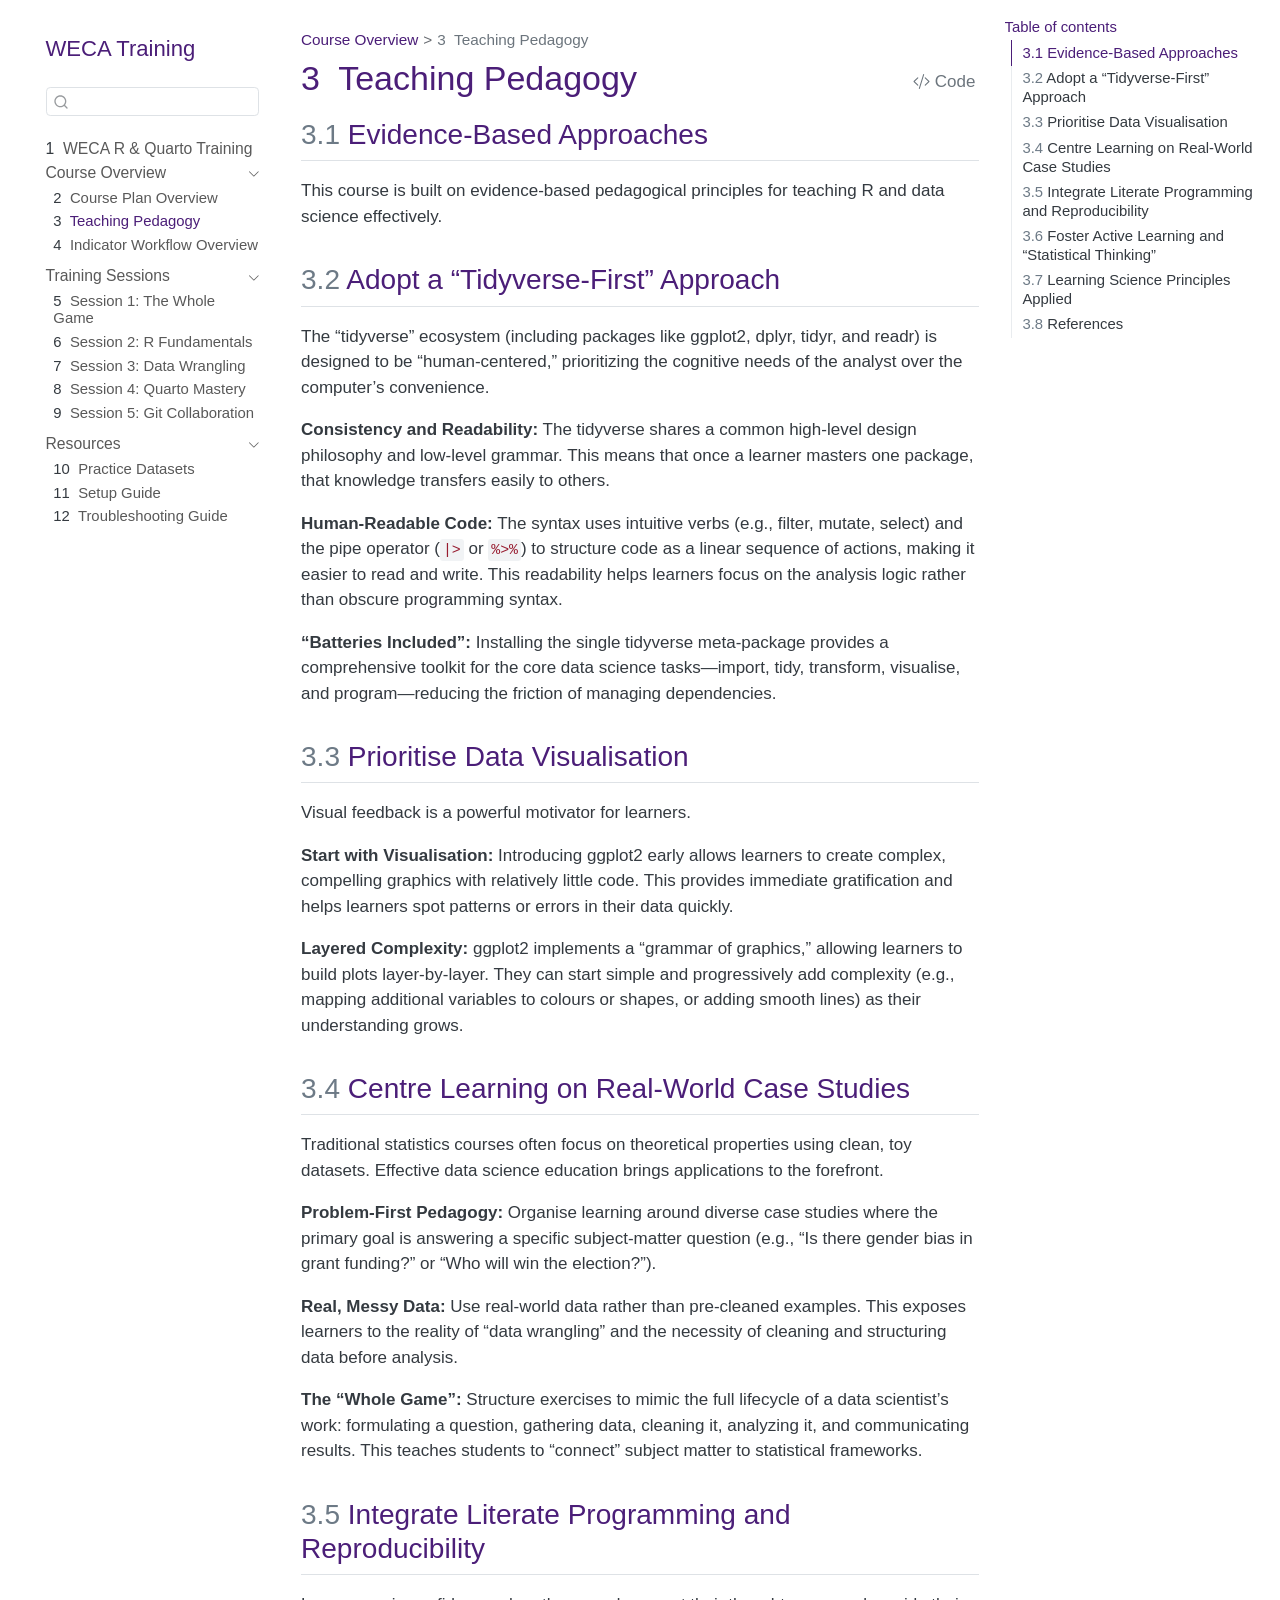
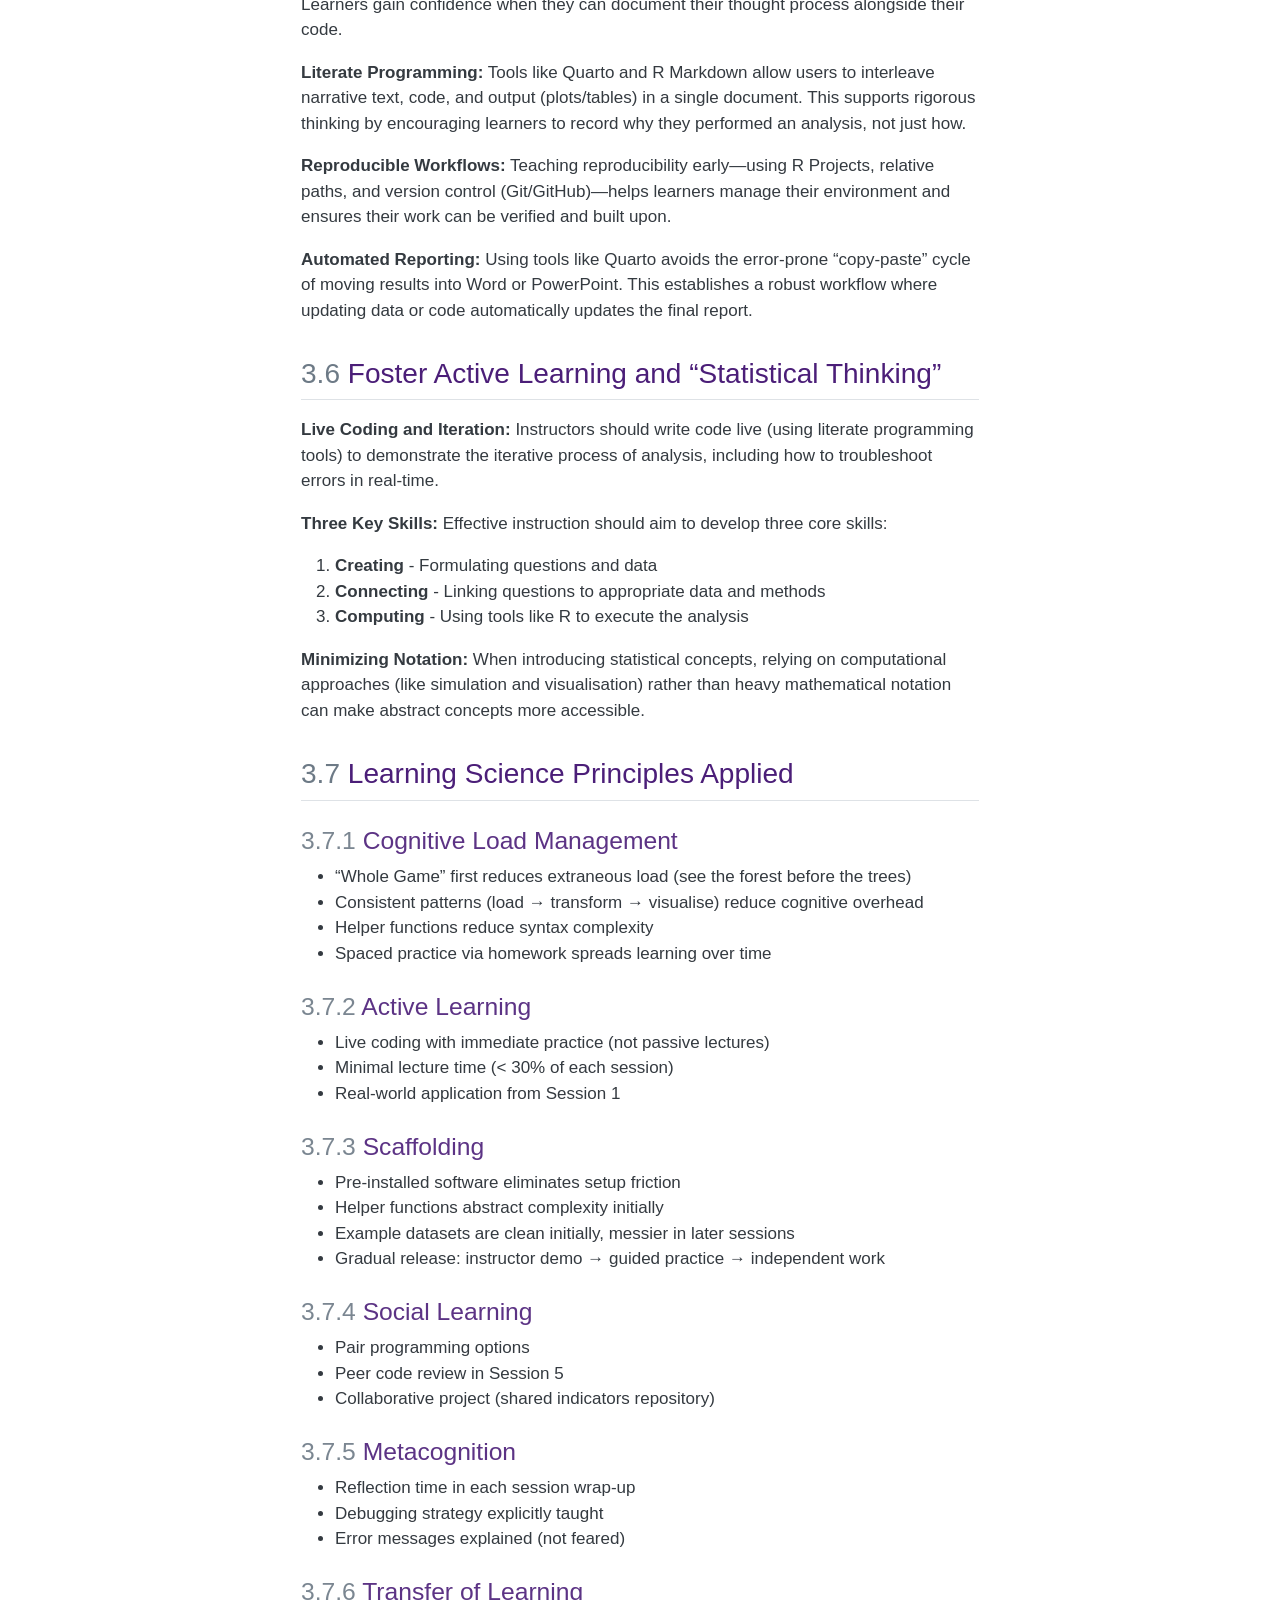
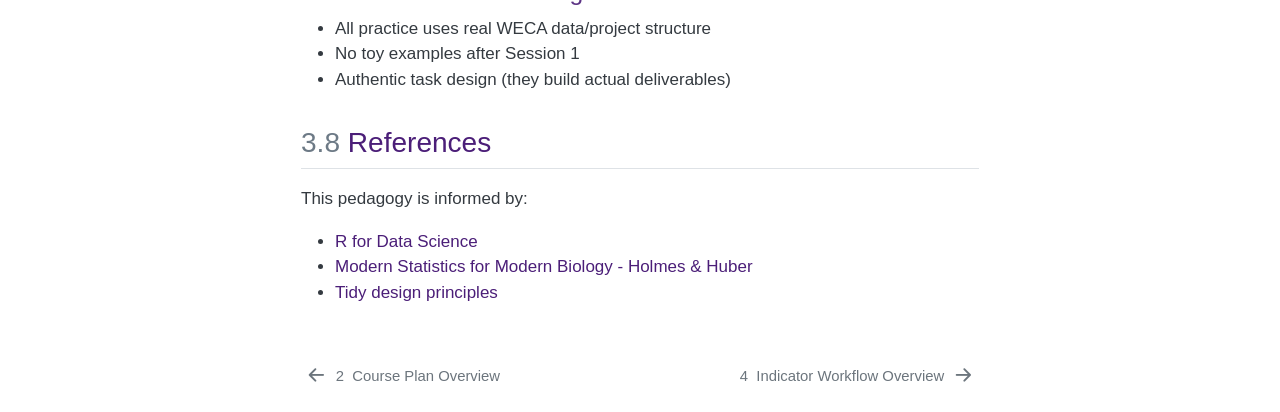
<file: _output/overview/pedagogy.html>
<!DOCTYPE html>
<html xmlns="http://www.w3.org/1999/xhtml" lang="en" xml:lang="en"><head>

<meta charset="utf-8">
<meta name="generator" content="quarto-1.9.37">

<meta name="viewport" content="width=device-width, initial-scale=1.0, user-scalable=yes">


<title>3&nbsp; Teaching Pedagogy – WECA R &amp; Quarto Training</title>
<style>
/* Default styles provided by pandoc.
** See https://pandoc.org/MANUAL.html#variables-for-html for config info.
*/
code{white-space: pre-wrap;}
span.smallcaps{font-variant: small-caps;}
div.columns{display: flex; gap: min(4vw, 1.5em);}
div.column{flex: auto; overflow-x: auto;}
div.hanging-indent{margin-left: 1.5em; text-indent: -1.5em;}
ul.task-list{list-style: none;}
ul.task-list li input[type="checkbox"] {
  width: 0.8em;
  margin: 0 0.8em 0.2em -1em; /* quarto-specific, see https://github.com/quarto-dev/quarto-cli/issues/4556 */ 
  vertical-align: middle;
}
/* CSS for syntax highlighting */
html { -webkit-text-size-adjust: 100%; }
pre > code.sourceCode { white-space: pre; position: relative; }
pre > code.sourceCode > span { display: inline-block; line-height: 1.25; }
pre > code.sourceCode > span:empty { height: 1.2em; }
.sourceCode { overflow: visible; }
code.sourceCode > span { color: inherit; text-decoration: inherit; }
div.sourceCode { margin: 1em 0; }
pre.sourceCode { margin: 0; }
@media screen {
div.sourceCode { overflow: auto; }
}
@media print {
pre > code.sourceCode { white-space: pre-wrap; }
pre > code.sourceCode > span { text-indent: -5em; padding-left: 5em; }
}
pre.numberSource code
  { counter-reset: source-line 0; }
pre.numberSource code > span
  { position: relative; left: -4em; counter-increment: source-line; }
pre.numberSource code > span > a:first-child::before
  { content: counter(source-line);
    position: relative; left: -1em; text-align: right; vertical-align: baseline;
    border: none; display: inline-block;
    -webkit-touch-callout: none; -webkit-user-select: none;
    -khtml-user-select: none; -moz-user-select: none;
    -ms-user-select: none; user-select: none;
    padding: 0 4px; width: 4em;
  }
pre.numberSource { margin-left: 3em;  padding-left: 4px; }
div.sourceCode
  {   }
@media screen {
pre > code.sourceCode > span > a:first-child::before { text-decoration: underline; }
}
</style>


<script src="../site_libs/quarto-nav/quarto-nav.js"></script>
<script src="../site_libs/quarto-nav/headroom.min.js"></script>
<script src="../site_libs/clipboard/clipboard.min.js"></script>
<script src="../site_libs/quarto-search/autocomplete.umd.js"></script>
<script src="../site_libs/quarto-search/fuse.min.js"></script>
<script src="../site_libs/quarto-search/quarto-search.js"></script>
<meta name="quarto:offset" content="../">
<link href="../overview/workflow.html" rel="next">
<link href="../overview/course-plan.html" rel="prev">
<script src="../site_libs/quarto-html/quarto.js" type="module"></script>
<script src="../site_libs/quarto-html/tabsets/tabsets.js" type="module"></script>
<script src="../site_libs/quarto-html/popper.min.js"></script>
<script src="../site_libs/quarto-html/tippy.umd.min.js"></script>
<script src="../site_libs/quarto-html/anchor.min.js"></script>
<link href="../site_libs/quarto-html/tippy.css" rel="stylesheet">
<link href="../site_libs/quarto-html/quarto-syntax-highlighting-7f8f88aac4f3542376d5c11b86a4c14d.css" rel="stylesheet" id="quarto-text-highlighting-styles">
<script src="../site_libs/bootstrap/bootstrap.min.js"></script>
<link href="../site_libs/bootstrap/bootstrap-icons.css" rel="stylesheet">
<link href="../site_libs/bootstrap/bootstrap-47ac4aec12e2dcd3e5eabaebee350354.min.css" rel="stylesheet" append-hash="true" id="quarto-bootstrap" data-mode="light">
<script id="quarto-search-options" type="application/json">{
  "location": "sidebar",
  "copy-button": false,
  "collapse-after": 3,
  "panel-placement": "start",
  "type": "textbox",
  "limit": 50,
  "keyboard-shortcut": [
    "f",
    "/",
    "s"
  ],
  "show-item-context": false,
  "language": {
    "search-no-results-text": "No results",
    "search-matching-documents-text": "matching documents",
    "search-copy-link-title": "Copy link to search",
    "search-hide-matches-text": "Hide additional matches",
    "search-more-match-text": "more match in this document",
    "search-more-matches-text": "more matches in this document",
    "search-clear-button-title": "Clear",
    "search-text-placeholder": "",
    "search-detached-cancel-button-title": "Cancel",
    "search-submit-button-title": "Submit",
    "search-label": "Search"
  }
}</script>


</head>

<body class="nav-sidebar floating quarto-light">

<div id="quarto-search-results"></div>
  <header id="quarto-header" class="headroom fixed-top">
  <nav class="quarto-secondary-nav">
    <div class="container-fluid d-flex">
      <button type="button" class="quarto-btn-toggle btn" data-bs-toggle="collapse" role="button" data-bs-target=".quarto-sidebar-collapse-item" aria-controls="quarto-sidebar" aria-expanded="false" aria-label="Toggle sidebar navigation" onclick="if (window.quartoToggleHeadroom) { window.quartoToggleHeadroom(); }">
        <i class="bi bi-layout-text-sidebar-reverse"></i>
      </button>
        <nav class="quarto-page-breadcrumbs" aria-label="breadcrumb"><ol class="breadcrumb"><li class="breadcrumb-item"><a href="../overview/course-plan.html">Course Overview</a></li><li class="breadcrumb-item"><a href="../overview/pedagogy.html"><span class="chapter-number">3</span>&nbsp; <span class="chapter-title">Teaching Pedagogy</span></a></li></ol></nav>
        <a class="flex-grow-1" role="navigation" data-bs-toggle="collapse" data-bs-target=".quarto-sidebar-collapse-item" aria-controls="quarto-sidebar" aria-expanded="false" aria-label="Toggle sidebar navigation" onclick="if (window.quartoToggleHeadroom) { window.quartoToggleHeadroom(); }">      
        </a>
      <button type="button" class="btn quarto-search-button" aria-label="Search" onclick="window.quartoOpenSearch();">
        <i class="bi bi-search"></i>
      </button>
    </div>
  </nav>
</header>
<!-- content -->
<div id="quarto-content" class="quarto-container page-columns page-rows-contents page-layout-full">
<!-- sidebar -->
  <nav id="quarto-sidebar" class="sidebar collapse collapse-horizontal quarto-sidebar-collapse-item sidebar-navigation floating overflow-auto">
    <div class="pt-lg-2 mt-2 text-left sidebar-header">
    <div class="sidebar-title mb-0 py-0">
      <a href="../">WECA Training</a> 
    </div>
      </div>
        <div class="mt-2 flex-shrink-0 align-items-center">
        <div class="sidebar-search">
        <div id="quarto-search" class="" title="Search"></div>
        </div>
        </div>
    <div class="sidebar-menu-container"> 
    <ul class="list-unstyled mt-1">
        <li class="sidebar-item">
  <div class="sidebar-item-container"> 
  <a href="../index.html" class="sidebar-item-text sidebar-link">
 <span class="menu-text"><span class="chapter-number">1</span>&nbsp; <span class="chapter-title">WECA R &amp; Quarto Training</span></span></a>
  </div>
</li>
        <li class="sidebar-item sidebar-item-section">
      <div class="sidebar-item-container"> 
            <a class="sidebar-item-text sidebar-link text-start" data-bs-toggle="collapse" data-bs-target="#quarto-sidebar-section-1" role="navigation" aria-expanded="true">
 <span class="menu-text">Course Overview</span></a>
          <a class="sidebar-item-toggle text-start" data-bs-toggle="collapse" data-bs-target="#quarto-sidebar-section-1" role="navigation" aria-expanded="true" aria-label="Toggle section">
            <i class="bi bi-chevron-right ms-2"></i>
          </a> 
      </div>
      <ul id="quarto-sidebar-section-1" class="collapse list-unstyled sidebar-section depth1 show">  
          <li class="sidebar-item">
  <div class="sidebar-item-container"> 
  <a href="../overview/course-plan.html" class="sidebar-item-text sidebar-link">
 <span class="menu-text"><span class="chapter-number">2</span>&nbsp; <span class="chapter-title">Course Plan Overview</span></span></a>
  </div>
</li>
          <li class="sidebar-item">
  <div class="sidebar-item-container"> 
  <a href="../overview/pedagogy.html" class="sidebar-item-text sidebar-link active">
 <span class="menu-text"><span class="chapter-number">3</span>&nbsp; <span class="chapter-title">Teaching Pedagogy</span></span></a>
  </div>
</li>
          <li class="sidebar-item">
  <div class="sidebar-item-container"> 
  <a href="../overview/workflow.html" class="sidebar-item-text sidebar-link">
 <span class="menu-text"><span class="chapter-number">4</span>&nbsp; <span class="chapter-title">Indicator Workflow Overview</span></span></a>
  </div>
</li>
      </ul>
  </li>
        <li class="sidebar-item sidebar-item-section">
      <div class="sidebar-item-container"> 
            <a class="sidebar-item-text sidebar-link text-start" data-bs-toggle="collapse" data-bs-target="#quarto-sidebar-section-2" role="navigation" aria-expanded="true">
 <span class="menu-text">Training Sessions</span></a>
          <a class="sidebar-item-toggle text-start" data-bs-toggle="collapse" data-bs-target="#quarto-sidebar-section-2" role="navigation" aria-expanded="true" aria-label="Toggle section">
            <i class="bi bi-chevron-right ms-2"></i>
          </a> 
      </div>
      <ul id="quarto-sidebar-section-2" class="collapse list-unstyled sidebar-section depth1 show">  
          <li class="sidebar-item">
  <div class="sidebar-item-container"> 
  <a href="../sessions/session-01.html" class="sidebar-item-text sidebar-link">
 <span class="menu-text"><span class="chapter-number">5</span>&nbsp; <span class="chapter-title">Session 1: The Whole Game</span></span></a>
  </div>
</li>
          <li class="sidebar-item">
  <div class="sidebar-item-container"> 
  <a href="../sessions/session-02.html" class="sidebar-item-text sidebar-link">
 <span class="menu-text"><span class="chapter-number">6</span>&nbsp; <span class="chapter-title">Session 2: R Fundamentals</span></span></a>
  </div>
</li>
          <li class="sidebar-item">
  <div class="sidebar-item-container"> 
  <a href="../sessions/session-03.html" class="sidebar-item-text sidebar-link">
 <span class="menu-text"><span class="chapter-number">7</span>&nbsp; <span class="chapter-title">Session 3: Data Wrangling</span></span></a>
  </div>
</li>
          <li class="sidebar-item">
  <div class="sidebar-item-container"> 
  <a href="../sessions/session-04.html" class="sidebar-item-text sidebar-link">
 <span class="menu-text"><span class="chapter-number">8</span>&nbsp; <span class="chapter-title">Session 4: Quarto Mastery</span></span></a>
  </div>
</li>
          <li class="sidebar-item">
  <div class="sidebar-item-container"> 
  <a href="../sessions/session-05.html" class="sidebar-item-text sidebar-link">
 <span class="menu-text"><span class="chapter-number">9</span>&nbsp; <span class="chapter-title">Session 5: Git Collaboration</span></span></a>
  </div>
</li>
      </ul>
  </li>
        <li class="sidebar-item sidebar-item-section">
      <div class="sidebar-item-container"> 
            <a class="sidebar-item-text sidebar-link text-start" data-bs-toggle="collapse" data-bs-target="#quarto-sidebar-section-3" role="navigation" aria-expanded="true">
 <span class="menu-text">Resources</span></a>
          <a class="sidebar-item-toggle text-start" data-bs-toggle="collapse" data-bs-target="#quarto-sidebar-section-3" role="navigation" aria-expanded="true" aria-label="Toggle section">
            <i class="bi bi-chevron-right ms-2"></i>
          </a> 
      </div>
      <ul id="quarto-sidebar-section-3" class="collapse list-unstyled sidebar-section depth1 show">  
          <li class="sidebar-item">
  <div class="sidebar-item-container"> 
  <a href="../resources/datasets.html" class="sidebar-item-text sidebar-link">
 <span class="menu-text"><span class="chapter-number">10</span>&nbsp; <span class="chapter-title">Practice Datasets</span></span></a>
  </div>
</li>
          <li class="sidebar-item">
  <div class="sidebar-item-container"> 
  <a href="../resources/setup-guide.html" class="sidebar-item-text sidebar-link">
 <span class="menu-text"><span class="chapter-number">11</span>&nbsp; <span class="chapter-title">Setup Guide</span></span></a>
  </div>
</li>
          <li class="sidebar-item">
  <div class="sidebar-item-container"> 
  <a href="../resources/troubleshooting.html" class="sidebar-item-text sidebar-link">
 <span class="menu-text"><span class="chapter-number">12</span>&nbsp; <span class="chapter-title">Troubleshooting Guide</span></span></a>
  </div>
</li>
      </ul>
  </li>
    </ul>
    </div>
</nav>
<div id="quarto-sidebar-glass" class="quarto-sidebar-collapse-item" data-bs-toggle="collapse" data-bs-target=".quarto-sidebar-collapse-item"></div>
<!-- margin-sidebar -->
    <div id="quarto-margin-sidebar" class="sidebar margin-sidebar">
        <nav id="TOC" role="doc-toc" class="toc-active">
    <h2 id="toc-title">Table of contents</h2>
   
  <ul>
  <li><a href="#evidence-based-approaches" id="toc-evidence-based-approaches" class="nav-link active" data-scroll-target="#evidence-based-approaches"><span class="header-section-number">3.1</span> Evidence-Based Approaches</a></li>
  <li><a href="#adopt-a-tidyverse-first-approach" id="toc-adopt-a-tidyverse-first-approach" class="nav-link" data-scroll-target="#adopt-a-tidyverse-first-approach"><span class="header-section-number">3.2</span> Adopt a “Tidyverse-First” Approach</a></li>
  <li><a href="#prioritise-data-visualisation" id="toc-prioritise-data-visualisation" class="nav-link" data-scroll-target="#prioritise-data-visualisation"><span class="header-section-number">3.3</span> Prioritise Data Visualisation</a></li>
  <li><a href="#centre-learning-on-real-world-case-studies" id="toc-centre-learning-on-real-world-case-studies" class="nav-link" data-scroll-target="#centre-learning-on-real-world-case-studies"><span class="header-section-number">3.4</span> Centre Learning on Real-World Case Studies</a></li>
  <li><a href="#integrate-literate-programming-and-reproducibility" id="toc-integrate-literate-programming-and-reproducibility" class="nav-link" data-scroll-target="#integrate-literate-programming-and-reproducibility"><span class="header-section-number">3.5</span> Integrate Literate Programming and Reproducibility</a></li>
  <li><a href="#foster-active-learning-and-statistical-thinking" id="toc-foster-active-learning-and-statistical-thinking" class="nav-link" data-scroll-target="#foster-active-learning-and-statistical-thinking"><span class="header-section-number">3.6</span> Foster Active Learning and “Statistical Thinking”</a></li>
  <li><a href="#learning-science-principles-applied" id="toc-learning-science-principles-applied" class="nav-link" data-scroll-target="#learning-science-principles-applied"><span class="header-section-number">3.7</span> Learning Science Principles Applied</a>
  <ul class="collapse">
  <li><a href="#cognitive-load-management" id="toc-cognitive-load-management" class="nav-link" data-scroll-target="#cognitive-load-management"><span class="header-section-number">3.7.1</span> Cognitive Load Management</a></li>
  <li><a href="#active-learning" id="toc-active-learning" class="nav-link" data-scroll-target="#active-learning"><span class="header-section-number">3.7.2</span> Active Learning</a></li>
  <li><a href="#scaffolding" id="toc-scaffolding" class="nav-link" data-scroll-target="#scaffolding"><span class="header-section-number">3.7.3</span> Scaffolding</a></li>
  <li><a href="#social-learning" id="toc-social-learning" class="nav-link" data-scroll-target="#social-learning"><span class="header-section-number">3.7.4</span> Social Learning</a></li>
  <li><a href="#metacognition" id="toc-metacognition" class="nav-link" data-scroll-target="#metacognition"><span class="header-section-number">3.7.5</span> Metacognition</a></li>
  <li><a href="#transfer-of-learning" id="toc-transfer-of-learning" class="nav-link" data-scroll-target="#transfer-of-learning"><span class="header-section-number">3.7.6</span> Transfer of Learning</a></li>
  </ul></li>
  <li><a href="#references" id="toc-references" class="nav-link" data-scroll-target="#references"><span class="header-section-number">3.8</span> References</a></li>
  </ul>
</nav>
    </div>
<!-- main -->
<main class="content column-body" id="quarto-document-content">

<header id="title-block-header" class="quarto-title-block default"><nav class="quarto-page-breadcrumbs quarto-title-breadcrumbs d-none d-lg-block" aria-label="breadcrumb"><ol class="breadcrumb"><li class="breadcrumb-item"><a href="../overview/course-plan.html">Course Overview</a></li><li class="breadcrumb-item"><a href="../overview/pedagogy.html"><span class="chapter-number">3</span>&nbsp; <span class="chapter-title">Teaching Pedagogy</span></a></li></ol></nav>
<div class="quarto-title">
<div class="quarto-title-block"><div><h1 class="title"><span class="chapter-number">3</span>&nbsp; <span class="chapter-title">Teaching Pedagogy</span></h1><button type="button" class="btn code-tools-button" id="quarto-code-tools-source"><i class="bi"></i> Code</button></div></div>
</div>



<div class="quarto-title-meta column-body">

    
  
    
  </div>
  


</header>


<section id="evidence-based-approaches" class="level2" data-number="3.1">
<h2 data-number="3.1" class="anchored" data-anchor-id="evidence-based-approaches"><span class="header-section-number">3.1</span> Evidence-Based Approaches</h2>
<p>This course is built on evidence-based pedagogical principles for teaching R and data science effectively.</p>
</section>
<section id="adopt-a-tidyverse-first-approach" class="level2" data-number="3.2">
<h2 data-number="3.2" class="anchored" data-anchor-id="adopt-a-tidyverse-first-approach"><span class="header-section-number">3.2</span> Adopt a “Tidyverse-First” Approach</h2>
<p>The “tidyverse” ecosystem (including packages like ggplot2, dplyr, tidyr, and readr) is designed to be “human-centered,” prioritizing the cognitive needs of the analyst over the computer’s convenience.</p>
<p><strong>Consistency and Readability:</strong> The tidyverse shares a common high-level design philosophy and low-level grammar. This means that once a learner masters one package, that knowledge transfers easily to others.</p>
<p><strong>Human-Readable Code:</strong> The syntax uses intuitive verbs (e.g., filter, mutate, select) and the pipe operator (<code>|&gt;</code> or <code>%&gt;%</code>) to structure code as a linear sequence of actions, making it easier to read and write. This readability helps learners focus on the analysis logic rather than obscure programming syntax.</p>
<p><strong>“Batteries Included”:</strong> Installing the single tidyverse meta-package provides a comprehensive toolkit for the core data science tasks—import, tidy, transform, visualise, and program—reducing the friction of managing dependencies.</p>
</section>
<section id="prioritise-data-visualisation" class="level2" data-number="3.3">
<h2 data-number="3.3" class="anchored" data-anchor-id="prioritise-data-visualisation"><span class="header-section-number">3.3</span> Prioritise Data Visualisation</h2>
<p>Visual feedback is a powerful motivator for learners.</p>
<p><strong>Start with Visualisation:</strong> Introducing ggplot2 early allows learners to create complex, compelling graphics with relatively little code. This provides immediate gratification and helps learners spot patterns or errors in their data quickly.</p>
<p><strong>Layered Complexity:</strong> ggplot2 implements a “grammar of graphics,” allowing learners to build plots layer-by-layer. They can start simple and progressively add complexity (e.g., mapping additional variables to colours or shapes, or adding smooth lines) as their understanding grows.</p>
</section>
<section id="centre-learning-on-real-world-case-studies" class="level2" data-number="3.4">
<h2 data-number="3.4" class="anchored" data-anchor-id="centre-learning-on-real-world-case-studies"><span class="header-section-number">3.4</span> Centre Learning on Real-World Case Studies</h2>
<p>Traditional statistics courses often focus on theoretical properties using clean, toy datasets. Effective data science education brings applications to the forefront.</p>
<p><strong>Problem-First Pedagogy:</strong> Organise learning around diverse case studies where the primary goal is answering a specific subject-matter question (e.g., “Is there gender bias in grant funding?” or “Who will win the election?”).</p>
<p><strong>Real, Messy Data:</strong> Use real-world data rather than pre-cleaned examples. This exposes learners to the reality of “data wrangling” and the necessity of cleaning and structuring data before analysis.</p>
<p><strong>The “Whole Game”:</strong> Structure exercises to mimic the full lifecycle of a data scientist’s work: formulating a question, gathering data, cleaning it, analyzing it, and communicating results. This teaches students to “connect” subject matter to statistical frameworks.</p>
</section>
<section id="integrate-literate-programming-and-reproducibility" class="level2" data-number="3.5">
<h2 data-number="3.5" class="anchored" data-anchor-id="integrate-literate-programming-and-reproducibility"><span class="header-section-number">3.5</span> Integrate Literate Programming and Reproducibility</h2>
<p>Learners gain confidence when they can document their thought process alongside their code.</p>
<p><strong>Literate Programming:</strong> Tools like Quarto and R Markdown allow users to interleave narrative text, code, and output (plots/tables) in a single document. This supports rigorous thinking by encouraging learners to record why they performed an analysis, not just how.</p>
<p><strong>Reproducible Workflows:</strong> Teaching reproducibility early—using R Projects, relative paths, and version control (Git/GitHub)—helps learners manage their environment and ensures their work can be verified and built upon.</p>
<p><strong>Automated Reporting:</strong> Using tools like Quarto avoids the error-prone “copy-paste” cycle of moving results into Word or PowerPoint. This establishes a robust workflow where updating data or code automatically updates the final report.</p>
</section>
<section id="foster-active-learning-and-statistical-thinking" class="level2" data-number="3.6">
<h2 data-number="3.6" class="anchored" data-anchor-id="foster-active-learning-and-statistical-thinking"><span class="header-section-number">3.6</span> Foster Active Learning and “Statistical Thinking”</h2>
<p><strong>Live Coding and Iteration:</strong> Instructors should write code live (using literate programming tools) to demonstrate the iterative process of analysis, including how to troubleshoot errors in real-time.</p>
<p><strong>Three Key Skills:</strong> Effective instruction should aim to develop three core skills:</p>
<ol type="1">
<li><strong>Creating</strong> - Formulating questions and data</li>
<li><strong>Connecting</strong> - Linking questions to appropriate data and methods</li>
<li><strong>Computing</strong> - Using tools like R to execute the analysis</li>
</ol>
<p><strong>Minimizing Notation:</strong> When introducing statistical concepts, relying on computational approaches (like simulation and visualisation) rather than heavy mathematical notation can make abstract concepts more accessible.</p>
</section>
<section id="learning-science-principles-applied" class="level2" data-number="3.7">
<h2 data-number="3.7" class="anchored" data-anchor-id="learning-science-principles-applied"><span class="header-section-number">3.7</span> Learning Science Principles Applied</h2>
<section id="cognitive-load-management" class="level3" data-number="3.7.1">
<h3 data-number="3.7.1" class="anchored" data-anchor-id="cognitive-load-management"><span class="header-section-number">3.7.1</span> Cognitive Load Management</h3>
<ul>
<li>“Whole Game” first reduces extraneous load (see the forest before the trees)</li>
<li>Consistent patterns (load → transform → visualise) reduce cognitive overhead</li>
<li>Helper functions reduce syntax complexity</li>
<li>Spaced practice via homework spreads learning over time</li>
</ul>
</section>
<section id="active-learning" class="level3" data-number="3.7.2">
<h3 data-number="3.7.2" class="anchored" data-anchor-id="active-learning"><span class="header-section-number">3.7.2</span> Active Learning</h3>
<ul>
<li>Live coding with immediate practice (not passive lectures)</li>
<li>Minimal lecture time (&lt; 30% of each session)</li>
<li>Real-world application from Session 1</li>
</ul>
</section>
<section id="scaffolding" class="level3" data-number="3.7.3">
<h3 data-number="3.7.3" class="anchored" data-anchor-id="scaffolding"><span class="header-section-number">3.7.3</span> Scaffolding</h3>
<ul>
<li>Pre-installed software eliminates setup friction</li>
<li>Helper functions abstract complexity initially</li>
<li>Example datasets are clean initially, messier in later sessions</li>
<li>Gradual release: instructor demo → guided practice → independent work</li>
</ul>
</section>
<section id="social-learning" class="level3" data-number="3.7.4">
<h3 data-number="3.7.4" class="anchored" data-anchor-id="social-learning"><span class="header-section-number">3.7.4</span> Social Learning</h3>
<ul>
<li>Pair programming options</li>
<li>Peer code review in Session 5</li>
<li>Collaborative project (shared indicators repository)</li>
</ul>
</section>
<section id="metacognition" class="level3" data-number="3.7.5">
<h3 data-number="3.7.5" class="anchored" data-anchor-id="metacognition"><span class="header-section-number">3.7.5</span> Metacognition</h3>
<ul>
<li>Reflection time in each session wrap-up</li>
<li>Debugging strategy explicitly taught</li>
<li>Error messages explained (not feared)</li>
</ul>
</section>
<section id="transfer-of-learning" class="level3" data-number="3.7.6">
<h3 data-number="3.7.6" class="anchored" data-anchor-id="transfer-of-learning"><span class="header-section-number">3.7.6</span> Transfer of Learning</h3>
<ul>
<li>All practice uses real WECA data/project structure</li>
<li>No toy examples after Session 1</li>
<li>Authentic task design (they build actual deliverables)</li>
</ul>
</section>
</section>
<section id="references" class="level2" data-number="3.8">
<h2 data-number="3.8" class="anchored" data-anchor-id="references"><span class="header-section-number">3.8</span> References</h2>
<p>This pedagogy is informed by:</p>
<ul>
<li><a href="https://r4ds.hadley.nz/">R for Data Science</a></li>
<li><a href="https://www.huber.embl.de/msmb/">Modern Statistics for Modern Biology - Holmes &amp; Huber</a></li>
<li><a href="https://design.tidyverse.org/">Tidy design principles</a></li>
</ul>


<!-- -->

</section>

</main> <!-- /main -->
<script id="quarto-html-after-body" type="application/javascript">
  window.document.addEventListener("DOMContentLoaded", function (event) {
    const icon = "";
    const anchorJS = new window.AnchorJS();
    anchorJS.options = {
      placement: 'right',
      icon: icon
    };
    anchorJS.add('.anchored');
    const isCodeAnnotation = (el) => {
      for (const clz of el.classList) {
        if (clz.startsWith('code-annotation-')) {                     
          return true;
        }
      }
      return false;
    }
    const onCopySuccess = function(e) {
      // button target
      const button = e.trigger;
      // don't keep focus
      button.blur();
      // flash "checked"
      button.classList.add('code-copy-button-checked');
      var currentTitle = button.getAttribute("title");
      button.setAttribute("title", "Copied!");
      let tooltip;
      if (window.bootstrap) {
        button.setAttribute("data-bs-toggle", "tooltip");
        button.setAttribute("data-bs-placement", "left");
        button.setAttribute("data-bs-title", "Copied!");
        tooltip = new bootstrap.Tooltip(button, 
          { trigger: "manual", 
            customClass: "code-copy-button-tooltip",
            offset: [0, -8]});
        tooltip.show();    
      }
      setTimeout(function() {
        if (tooltip) {
          tooltip.hide();
          button.removeAttribute("data-bs-title");
          button.removeAttribute("data-bs-toggle");
          button.removeAttribute("data-bs-placement");
        }
        button.setAttribute("title", currentTitle);
        button.classList.remove('code-copy-button-checked');
      }, 1000);
      // clear code selection
      e.clearSelection();
    }
    const getTextToCopy = function(trigger) {
      const outerScaffold = trigger.parentElement.cloneNode(true);
      const codeEl = outerScaffold.querySelector('code');
      for (const childEl of codeEl.children) {
        if (isCodeAnnotation(childEl)) {
          childEl.remove();
        }
      }
      return codeEl.innerText;
    }
    const clipboard = new window.ClipboardJS('.code-copy-button:not([data-in-quarto-modal])', {
      text: getTextToCopy
    });
    clipboard.on('success', onCopySuccess);
    if (window.document.getElementById('quarto-embedded-source-code-modal')) {
      const clipboardModal = new window.ClipboardJS('.code-copy-button[data-in-quarto-modal]', {
        text: getTextToCopy,
        container: window.document.getElementById('quarto-embedded-source-code-modal')
      });
      clipboardModal.on('success', onCopySuccess);
    }
    const viewSource = window.document.getElementById('quarto-view-source') ||
                       window.document.getElementById('quarto-code-tools-source');
    if (viewSource) {
      const sourceUrl = viewSource.getAttribute("data-quarto-source-url");
      viewSource.addEventListener("click", function(e) {
        if (sourceUrl) {
          // rstudio viewer pane
          if (/\bcapabilities=\b/.test(window.location)) {
            window.open(sourceUrl);
          } else {
            window.location.href = sourceUrl;
          }
        } else {
          const modal = new bootstrap.Modal(document.getElementById('quarto-embedded-source-code-modal'));
          modal.show();
        }
        return false;
      });
    }
    function toggleCodeHandler(show) {
      return function(e) {
        const detailsSrc = window.document.querySelectorAll(".cell > details > .sourceCode");
        for (let i=0; i<detailsSrc.length; i++) {
          const details = detailsSrc[i].parentElement;
          if (show) {
            details.open = true;
          } else {
            details.removeAttribute("open");
          }
        }
        const cellCodeDivs = window.document.querySelectorAll(".cell > .sourceCode");
        const fromCls = show ? "hidden" : "unhidden";
        const toCls = show ? "unhidden" : "hidden";
        for (let i=0; i<cellCodeDivs.length; i++) {
          const codeDiv = cellCodeDivs[i];
          if (codeDiv.classList.contains(fromCls)) {
            codeDiv.classList.remove(fromCls);
            codeDiv.classList.add(toCls);
          } 
        }
        return false;
      }
    }
    const hideAllCode = window.document.getElementById("quarto-hide-all-code");
    if (hideAllCode) {
      hideAllCode.addEventListener("click", toggleCodeHandler(false));
    }
    const showAllCode = window.document.getElementById("quarto-show-all-code");
    if (showAllCode) {
      showAllCode.addEventListener("click", toggleCodeHandler(true));
    }
      var localhostRegex = new RegExp(/^(?:http|https):\/\/localhost\:?[0-9]*\//);
      var mailtoRegex = new RegExp(/^mailto:/);
        var filterRegex = new RegExp('/' + window.location.host + '/');
      var isInternal = (href) => {
          return filterRegex.test(href) || localhostRegex.test(href) || mailtoRegex.test(href);
      }
      // Inspect non-navigation links and adorn them if external
     var links = window.document.querySelectorAll('a[href]:not(.nav-link):not(.navbar-brand):not(.toc-action):not(.sidebar-link):not(.sidebar-item-toggle):not(.pagination-link):not(.no-external):not([aria-hidden]):not(.dropdown-item):not(.quarto-navigation-tool):not(.about-link)');
      for (var i=0; i<links.length; i++) {
        const link = links[i];
        if (!isInternal(link.href)) {
          // undo the damage that might have been done by quarto-nav.js in the case of
          // links that we want to consider external
          if (link.dataset.originalHref !== undefined) {
            link.href = link.dataset.originalHref;
          }
            // target, if specified
            link.setAttribute("target", "_blank");
            if (link.getAttribute("rel") === null) {
              link.setAttribute("rel", "noopener");
            }
        }
      }
    function tippyHover(el, contentFn, onTriggerFn, onUntriggerFn) {
      const config = {
        allowHTML: true,
        maxWidth: 500,
        delay: 100,
        arrow: false,
        appendTo: function(el) {
            return el.parentElement;
        },
        interactive: true,
        interactiveBorder: 10,
        theme: 'quarto',
        placement: 'bottom-start',
      };
      if (contentFn) {
        config.content = contentFn;
      }
      if (onTriggerFn) {
        config.onTrigger = onTriggerFn;
      }
      if (onUntriggerFn) {
        config.onUntrigger = onUntriggerFn;
      }
      window.tippy(el, config); 
    }
    const noterefs = window.document.querySelectorAll('a[role="doc-noteref"]');
    for (var i=0; i<noterefs.length; i++) {
      const ref = noterefs[i];
      tippyHover(ref, function() {
        // use id or data attribute instead here
        let href = ref.getAttribute('data-footnote-href') || ref.getAttribute('href');
        try { href = new URL(href).hash; } catch {}
        const id = href.replace(/^#\/?/, "");
        const note = window.document.getElementById(id);
        if (note) {
          return note.innerHTML;
        } else {
          return "";
        }
      });
    }
    const xrefs = window.document.querySelectorAll('a.quarto-xref');
    const processXRef = (id, note) => {
      // Strip column container classes
      const stripColumnClz = (el) => {
        el.classList.remove("page-full", "page-columns");
        if (el.children) {
          for (const child of el.children) {
            stripColumnClz(child);
          }
        }
      }
      stripColumnClz(note)
      if (id === null || id.startsWith('sec-')) {
        // Special case sections, only their first couple elements
        const container = document.createElement("div");
        if (note.children && note.children.length > 2) {
          container.appendChild(note.children[0].cloneNode(true));
          for (let i = 1; i < note.children.length; i++) {
            const child = note.children[i];
            if (child.tagName === "P" && child.innerText === "") {
              continue;
            } else {
              container.appendChild(child.cloneNode(true));
              break;
            }
          }
          if (window.Quarto?.typesetMath) {
            window.Quarto.typesetMath(container);
          }
          return container.innerHTML
        } else {
          if (window.Quarto?.typesetMath) {
            window.Quarto.typesetMath(note);
          }
          return note.innerHTML;
        }
      } else {
        // Remove any anchor links if they are present
        const anchorLink = note.querySelector('a.anchorjs-link');
        if (anchorLink) {
          anchorLink.remove();
        }
        if (window.Quarto?.typesetMath) {
          window.Quarto.typesetMath(note);
        }
        if (note.classList.contains("callout")) {
          return note.outerHTML;
        } else {
          return note.innerHTML;
        }
      }
    }
    for (var i=0; i<xrefs.length; i++) {
      const xref = xrefs[i];
      tippyHover(xref, undefined, function(instance) {
        instance.disable();
        let url = xref.getAttribute('href');
        let hash = undefined; 
        if (url.startsWith('#')) {
          hash = url;
        } else {
          try { hash = new URL(url).hash; } catch {}
        }
        if (hash) {
          const id = hash.replace(/^#\/?/, "");
          const note = window.document.getElementById(id);
          if (note !== null) {
            try {
              const html = processXRef(id, note.cloneNode(true));
              instance.setContent(html);
            } finally {
              instance.enable();
              instance.show();
            }
          } else {
            // See if we can fetch this
            fetch(url.split('#')[0])
            .then(res => res.text())
            .then(html => {
              const parser = new DOMParser();
              const htmlDoc = parser.parseFromString(html, "text/html");
              const note = htmlDoc.getElementById(id);
              if (note !== null) {
                const html = processXRef(id, note);
                instance.setContent(html);
              } 
            }).finally(() => {
              instance.enable();
              instance.show();
            });
          }
        } else {
          // See if we can fetch a full url (with no hash to target)
          // This is a special case and we should probably do some content thinning / targeting
          fetch(url)
          .then(res => res.text())
          .then(html => {
            const parser = new DOMParser();
            const htmlDoc = parser.parseFromString(html, "text/html");
            const note = htmlDoc.querySelector('main.content');
            if (note !== null) {
              // This should only happen for chapter cross references
              // (since there is no id in the URL)
              // remove the first header
              if (note.children.length > 0 && note.children[0].tagName === "HEADER") {
                note.children[0].remove();
              }
              const html = processXRef(null, note);
              instance.setContent(html);
            } 
          }).finally(() => {
            instance.enable();
            instance.show();
          });
        }
      }, function(instance) {
      });
    }
        let selectedAnnoteEl;
        const selectorForAnnotation = ( cell, annotation) => {
          let cellAttr = 'data-code-cell="' + cell + '"';
          let lineAttr = 'data-code-annotation="' +  annotation + '"';
          const selector = 'span[' + cellAttr + '][' + lineAttr + ']';
          return selector;
        }
        const selectCodeLines = (annoteEl) => {
          const doc = window.document;
          const targetCell = annoteEl.getAttribute("data-target-cell");
          const targetAnnotation = annoteEl.getAttribute("data-target-annotation");
          const annoteSpan = window.document.querySelector(selectorForAnnotation(targetCell, targetAnnotation));
          const lines = annoteSpan.getAttribute("data-code-lines").split(",");
          const lineIds = lines.map((line) => {
            return targetCell + "-" + line;
          })
          let top = null;
          let height = null;
          let parent = null;
          if (lineIds.length > 0) {
              //compute the position of the single el (top and bottom and make a div)
              const el = window.document.getElementById(lineIds[0]);
              top = el.offsetTop;
              height = el.offsetHeight;
              parent = el.parentElement.parentElement;
            if (lineIds.length > 1) {
              const lastEl = window.document.getElementById(lineIds[lineIds.length - 1]);
              const bottom = lastEl.offsetTop + lastEl.offsetHeight;
              height = bottom - top;
            }
            if (top !== null && height !== null && parent !== null) {
              // cook up a div (if necessary) and position it 
              let div = window.document.getElementById("code-annotation-line-highlight");
              if (div === null) {
                div = window.document.createElement("div");
                div.setAttribute("id", "code-annotation-line-highlight");
                div.style.position = 'absolute';
                parent.appendChild(div);
              }
              div.style.top = top - 2 + "px";
              div.style.height = height + 4 + "px";
              div.style.left = 0;
              let gutterDiv = window.document.getElementById("code-annotation-line-highlight-gutter");
              if (gutterDiv === null) {
                gutterDiv = window.document.createElement("div");
                gutterDiv.setAttribute("id", "code-annotation-line-highlight-gutter");
                gutterDiv.style.position = 'absolute';
                const codeCell = window.document.getElementById(targetCell);
                const gutter = codeCell.querySelector('.code-annotation-gutter');
                gutter.appendChild(gutterDiv);
              }
              gutterDiv.style.top = top - 2 + "px";
              gutterDiv.style.height = height + 4 + "px";
            }
            selectedAnnoteEl = annoteEl;
          }
        };
        const unselectCodeLines = () => {
          const elementsIds = ["code-annotation-line-highlight", "code-annotation-line-highlight-gutter"];
          elementsIds.forEach((elId) => {
            const div = window.document.getElementById(elId);
            if (div) {
              div.remove();
            }
          });
          selectedAnnoteEl = undefined;
        };
          // Handle positioning of the toggle
      window.addEventListener(
        "resize",
        throttle(() => {
          elRect = undefined;
          if (selectedAnnoteEl) {
            selectCodeLines(selectedAnnoteEl);
          }
        }, 10)
      );
      function throttle(fn, ms) {
      let throttle = false;
      let timer;
        return (...args) => {
          if(!throttle) { // first call gets through
              fn.apply(this, args);
              throttle = true;
          } else { // all the others get throttled
              if(timer) clearTimeout(timer); // cancel #2
              timer = setTimeout(() => {
                fn.apply(this, args);
                timer = throttle = false;
              }, ms);
          }
        };
      }
        // Attach click handler to the DT
        const annoteDls = window.document.querySelectorAll('dt[data-target-cell]');
        for (const annoteDlNode of annoteDls) {
          annoteDlNode.addEventListener('click', (event) => {
            const clickedEl = event.target;
            if (clickedEl !== selectedAnnoteEl) {
              unselectCodeLines();
              const activeEl = window.document.querySelector('dt[data-target-cell].code-annotation-active');
              if (activeEl) {
                activeEl.classList.remove('code-annotation-active');
              }
              selectCodeLines(clickedEl);
              clickedEl.classList.add('code-annotation-active');
            } else {
              // Unselect the line
              unselectCodeLines();
              clickedEl.classList.remove('code-annotation-active');
            }
          });
        }
    const findCites = (el) => {
      const parentEl = el.parentElement;
      if (parentEl) {
        const cites = parentEl.dataset.cites;
        if (cites) {
          return {
            el,
            cites: cites.split(' ')
          };
        } else {
          return findCites(el.parentElement)
        }
      } else {
        return undefined;
      }
    };
    var bibliorefs = window.document.querySelectorAll('a[role="doc-biblioref"]');
    for (var i=0; i<bibliorefs.length; i++) {
      const ref = bibliorefs[i];
      const citeInfo = findCites(ref);
      if (citeInfo) {
        tippyHover(citeInfo.el, function() {
          var popup = window.document.createElement('div');
          citeInfo.cites.forEach(function(cite) {
            var citeDiv = window.document.createElement('div');
            citeDiv.classList.add('hanging-indent');
            citeDiv.classList.add('csl-entry');
            var biblioDiv = window.document.getElementById('ref-' + cite);
            if (biblioDiv) {
              citeDiv.innerHTML = biblioDiv.innerHTML;
            }
            popup.appendChild(citeDiv);
          });
          return popup.innerHTML;
        });
      }
    }
  });
  </script>
<nav class="page-navigation column-body">
  <div class="nav-page nav-page-previous">
      <a href="../overview/course-plan.html" class="pagination-link" aria-label="Course Plan Overview">
        <i class="bi bi-arrow-left-short"></i> <span class="nav-page-text"><span class="chapter-number">2</span>&nbsp; <span class="chapter-title">Course Plan Overview</span></span>
      </a>          
  </div>
  <div class="nav-page nav-page-next">
      <a href="../overview/workflow.html" class="pagination-link" aria-label="Indicator Workflow Overview">
        <span class="nav-page-text"><span class="chapter-number">4</span>&nbsp; <span class="chapter-title">Indicator Workflow Overview</span></span> <i class="bi bi-arrow-right-short"></i>
      </a>
  </div>
</nav><div class="modal fade" id="quarto-embedded-source-code-modal" tabindex="-1" aria-labelledby="quarto-embedded-source-code-modal-label" aria-hidden="true"><div class="modal-dialog modal-dialog-scrollable"><div class="modal-content"><div class="modal-header"><h5 class="modal-title" id="quarto-embedded-source-code-modal-label">Source Code</h5><button class="btn-close" data-bs-dismiss="modal"></button></div><div class="modal-body"><div class="">
<div class="code-copy-outer-scaffold"><div class="sourceCode" id="cb1" data-shortcodes="false"><pre class="sourceCode markdown code-with-copy"><code class="sourceCode markdown"><span id="cb1-1"><a href="#cb1-1" aria-hidden="true" tabindex="-1"></a><span class="co">---</span></span>
<span id="cb1-2"><a href="#cb1-2" aria-hidden="true" tabindex="-1"></a><span class="an">title:</span><span class="co"> "Teaching Pedagogy"</span></span>
<span id="cb1-3"><a href="#cb1-3" aria-hidden="true" tabindex="-1"></a><span class="co">---</span></span>
<span id="cb1-4"><a href="#cb1-4" aria-hidden="true" tabindex="-1"></a></span>
<span id="cb1-5"><a href="#cb1-5" aria-hidden="true" tabindex="-1"></a><span class="fu">## Evidence-Based Approaches</span></span>
<span id="cb1-6"><a href="#cb1-6" aria-hidden="true" tabindex="-1"></a></span>
<span id="cb1-7"><a href="#cb1-7" aria-hidden="true" tabindex="-1"></a>This course is built on evidence-based pedagogical principles for teaching R and data science effectively.</span>
<span id="cb1-8"><a href="#cb1-8" aria-hidden="true" tabindex="-1"></a></span>
<span id="cb1-9"><a href="#cb1-9" aria-hidden="true" tabindex="-1"></a><span class="fu">## Adopt a "Tidyverse-First" Approach</span></span>
<span id="cb1-10"><a href="#cb1-10" aria-hidden="true" tabindex="-1"></a></span>
<span id="cb1-11"><a href="#cb1-11" aria-hidden="true" tabindex="-1"></a>The "tidyverse" ecosystem (including packages like ggplot2, dplyr, tidyr, and readr) is designed to be "human-centered," prioritizing the cognitive needs of the analyst over the computer's convenience.</span>
<span id="cb1-12"><a href="#cb1-12" aria-hidden="true" tabindex="-1"></a></span>
<span id="cb1-13"><a href="#cb1-13" aria-hidden="true" tabindex="-1"></a>**Consistency and Readability:** The tidyverse shares a common high-level design philosophy and low-level grammar. This means that once a learner masters one package, that knowledge transfers easily to others.</span>
<span id="cb1-14"><a href="#cb1-14" aria-hidden="true" tabindex="-1"></a></span>
<span id="cb1-15"><a href="#cb1-15" aria-hidden="true" tabindex="-1"></a>**Human-Readable Code:** The syntax uses intuitive verbs (e.g., filter, mutate, select) and the pipe operator (<span class="in">`|&gt;`</span> or <span class="in">`%&gt;%`</span>) to structure code as a linear sequence of actions, making it easier to read and write. This readability helps learners focus on the analysis logic rather than obscure programming syntax.</span>
<span id="cb1-16"><a href="#cb1-16" aria-hidden="true" tabindex="-1"></a></span>
<span id="cb1-17"><a href="#cb1-17" aria-hidden="true" tabindex="-1"></a>**"Batteries Included":** Installing the single tidyverse meta-package provides a comprehensive toolkit for the core data science tasks—import, tidy, transform, visualise, and program—reducing the friction of managing dependencies.</span>
<span id="cb1-18"><a href="#cb1-18" aria-hidden="true" tabindex="-1"></a></span>
<span id="cb1-19"><a href="#cb1-19" aria-hidden="true" tabindex="-1"></a><span class="fu">## Prioritise Data Visualisation</span></span>
<span id="cb1-20"><a href="#cb1-20" aria-hidden="true" tabindex="-1"></a></span>
<span id="cb1-21"><a href="#cb1-21" aria-hidden="true" tabindex="-1"></a>Visual feedback is a powerful motivator for learners.</span>
<span id="cb1-22"><a href="#cb1-22" aria-hidden="true" tabindex="-1"></a></span>
<span id="cb1-23"><a href="#cb1-23" aria-hidden="true" tabindex="-1"></a>**Start with Visualisation:** Introducing ggplot2 early allows learners to create complex, compelling graphics with relatively little code. This provides immediate gratification and helps learners spot patterns or errors in their data quickly.</span>
<span id="cb1-24"><a href="#cb1-24" aria-hidden="true" tabindex="-1"></a></span>
<span id="cb1-25"><a href="#cb1-25" aria-hidden="true" tabindex="-1"></a>**Layered Complexity:** ggplot2 implements a "grammar of graphics," allowing learners to build plots layer-by-layer. They can start simple and progressively add complexity (e.g., mapping additional variables to colours or shapes, or adding smooth lines) as their understanding grows.</span>
<span id="cb1-26"><a href="#cb1-26" aria-hidden="true" tabindex="-1"></a></span>
<span id="cb1-27"><a href="#cb1-27" aria-hidden="true" tabindex="-1"></a><span class="fu">## Centre Learning on Real-World Case Studies</span></span>
<span id="cb1-28"><a href="#cb1-28" aria-hidden="true" tabindex="-1"></a></span>
<span id="cb1-29"><a href="#cb1-29" aria-hidden="true" tabindex="-1"></a>Traditional statistics courses often focus on theoretical properties using clean, toy datasets. Effective data science education brings applications to the forefront.</span>
<span id="cb1-30"><a href="#cb1-30" aria-hidden="true" tabindex="-1"></a></span>
<span id="cb1-31"><a href="#cb1-31" aria-hidden="true" tabindex="-1"></a>**Problem-First Pedagogy:** Organise learning around diverse case studies where the primary goal is answering a specific subject-matter question (e.g., "Is there gender bias in grant funding?" or "Who will win the election?").</span>
<span id="cb1-32"><a href="#cb1-32" aria-hidden="true" tabindex="-1"></a></span>
<span id="cb1-33"><a href="#cb1-33" aria-hidden="true" tabindex="-1"></a>**Real, Messy Data:** Use real-world data rather than pre-cleaned examples. This exposes learners to the reality of "data wrangling" and the necessity of cleaning and structuring data before analysis.</span>
<span id="cb1-34"><a href="#cb1-34" aria-hidden="true" tabindex="-1"></a></span>
<span id="cb1-35"><a href="#cb1-35" aria-hidden="true" tabindex="-1"></a>**The "Whole Game":** Structure exercises to mimic the full lifecycle of a data scientist's work: formulating a question, gathering data, cleaning it, analyzing it, and communicating results. This teaches students to "connect" subject matter to statistical frameworks.</span>
<span id="cb1-36"><a href="#cb1-36" aria-hidden="true" tabindex="-1"></a></span>
<span id="cb1-37"><a href="#cb1-37" aria-hidden="true" tabindex="-1"></a><span class="fu">## Integrate Literate Programming and Reproducibility</span></span>
<span id="cb1-38"><a href="#cb1-38" aria-hidden="true" tabindex="-1"></a></span>
<span id="cb1-39"><a href="#cb1-39" aria-hidden="true" tabindex="-1"></a>Learners gain confidence when they can document their thought process alongside their code.</span>
<span id="cb1-40"><a href="#cb1-40" aria-hidden="true" tabindex="-1"></a></span>
<span id="cb1-41"><a href="#cb1-41" aria-hidden="true" tabindex="-1"></a>**Literate Programming:** Tools like Quarto and R Markdown allow users to interleave narrative text, code, and output (plots/tables) in a single document. This supports rigorous thinking by encouraging learners to record why they performed an analysis, not just how.</span>
<span id="cb1-42"><a href="#cb1-42" aria-hidden="true" tabindex="-1"></a></span>
<span id="cb1-43"><a href="#cb1-43" aria-hidden="true" tabindex="-1"></a>**Reproducible Workflows:** Teaching reproducibility early—using R Projects, relative paths, and version control (Git/GitHub)—helps learners manage their environment and ensures their work can be verified and built upon.</span>
<span id="cb1-44"><a href="#cb1-44" aria-hidden="true" tabindex="-1"></a></span>
<span id="cb1-45"><a href="#cb1-45" aria-hidden="true" tabindex="-1"></a>**Automated Reporting:** Using tools like Quarto avoids the error-prone "copy-paste" cycle of moving results into Word or PowerPoint. This establishes a robust workflow where updating data or code automatically updates the final report.</span>
<span id="cb1-46"><a href="#cb1-46" aria-hidden="true" tabindex="-1"></a></span>
<span id="cb1-47"><a href="#cb1-47" aria-hidden="true" tabindex="-1"></a><span class="fu">## Foster Active Learning and "Statistical Thinking"</span></span>
<span id="cb1-48"><a href="#cb1-48" aria-hidden="true" tabindex="-1"></a></span>
<span id="cb1-49"><a href="#cb1-49" aria-hidden="true" tabindex="-1"></a>**Live Coding and Iteration:** Instructors should write code live (using literate programming tools) to demonstrate the iterative process of analysis, including how to troubleshoot errors in real-time.</span>
<span id="cb1-50"><a href="#cb1-50" aria-hidden="true" tabindex="-1"></a></span>
<span id="cb1-51"><a href="#cb1-51" aria-hidden="true" tabindex="-1"></a>**Three Key Skills:** Effective instruction should aim to develop three core skills:</span>
<span id="cb1-52"><a href="#cb1-52" aria-hidden="true" tabindex="-1"></a></span>
<span id="cb1-53"><a href="#cb1-53" aria-hidden="true" tabindex="-1"></a><span class="ss">1. </span>**Creating** - Formulating questions and data</span>
<span id="cb1-54"><a href="#cb1-54" aria-hidden="true" tabindex="-1"></a><span class="ss">2. </span>**Connecting** - Linking questions to appropriate data and methods</span>
<span id="cb1-55"><a href="#cb1-55" aria-hidden="true" tabindex="-1"></a><span class="ss">3. </span>**Computing** - Using tools like R to execute the analysis</span>
<span id="cb1-56"><a href="#cb1-56" aria-hidden="true" tabindex="-1"></a></span>
<span id="cb1-57"><a href="#cb1-57" aria-hidden="true" tabindex="-1"></a>**Minimizing Notation:** When introducing statistical concepts, relying on computational approaches (like simulation and visualisation) rather than heavy mathematical notation can make abstract concepts more accessible.</span>
<span id="cb1-58"><a href="#cb1-58" aria-hidden="true" tabindex="-1"></a></span>
<span id="cb1-59"><a href="#cb1-59" aria-hidden="true" tabindex="-1"></a><span class="fu">## Learning Science Principles Applied</span></span>
<span id="cb1-60"><a href="#cb1-60" aria-hidden="true" tabindex="-1"></a></span>
<span id="cb1-61"><a href="#cb1-61" aria-hidden="true" tabindex="-1"></a><span class="fu">### Cognitive Load Management</span></span>
<span id="cb1-62"><a href="#cb1-62" aria-hidden="true" tabindex="-1"></a></span>
<span id="cb1-63"><a href="#cb1-63" aria-hidden="true" tabindex="-1"></a><span class="ss">- </span>"Whole Game" first reduces extraneous load (see the forest before the trees)</span>
<span id="cb1-64"><a href="#cb1-64" aria-hidden="true" tabindex="-1"></a><span class="ss">- </span>Consistent patterns (load → transform → visualise) reduce cognitive overhead</span>
<span id="cb1-65"><a href="#cb1-65" aria-hidden="true" tabindex="-1"></a><span class="ss">- </span>Helper functions reduce syntax complexity</span>
<span id="cb1-66"><a href="#cb1-66" aria-hidden="true" tabindex="-1"></a><span class="ss">- </span>Spaced practice via homework spreads learning over time</span>
<span id="cb1-67"><a href="#cb1-67" aria-hidden="true" tabindex="-1"></a></span>
<span id="cb1-68"><a href="#cb1-68" aria-hidden="true" tabindex="-1"></a><span class="fu">### Active Learning</span></span>
<span id="cb1-69"><a href="#cb1-69" aria-hidden="true" tabindex="-1"></a></span>
<span id="cb1-70"><a href="#cb1-70" aria-hidden="true" tabindex="-1"></a><span class="ss">- </span>Live coding with immediate practice (not passive lectures)</span>
<span id="cb1-71"><a href="#cb1-71" aria-hidden="true" tabindex="-1"></a><span class="ss">- </span>Minimal lecture time (&lt; 30% of each session)</span>
<span id="cb1-72"><a href="#cb1-72" aria-hidden="true" tabindex="-1"></a><span class="ss">- </span>Real-world application from Session 1</span>
<span id="cb1-73"><a href="#cb1-73" aria-hidden="true" tabindex="-1"></a></span>
<span id="cb1-74"><a href="#cb1-74" aria-hidden="true" tabindex="-1"></a><span class="fu">### Scaffolding</span></span>
<span id="cb1-75"><a href="#cb1-75" aria-hidden="true" tabindex="-1"></a></span>
<span id="cb1-76"><a href="#cb1-76" aria-hidden="true" tabindex="-1"></a><span class="ss">- </span>Pre-installed software eliminates setup friction</span>
<span id="cb1-77"><a href="#cb1-77" aria-hidden="true" tabindex="-1"></a><span class="ss">- </span>Helper functions abstract complexity initially</span>
<span id="cb1-78"><a href="#cb1-78" aria-hidden="true" tabindex="-1"></a><span class="ss">- </span>Example datasets are clean initially, messier in later sessions</span>
<span id="cb1-79"><a href="#cb1-79" aria-hidden="true" tabindex="-1"></a><span class="ss">- </span>Gradual release: instructor demo → guided practice → independent work</span>
<span id="cb1-80"><a href="#cb1-80" aria-hidden="true" tabindex="-1"></a></span>
<span id="cb1-81"><a href="#cb1-81" aria-hidden="true" tabindex="-1"></a><span class="fu">### Social Learning</span></span>
<span id="cb1-82"><a href="#cb1-82" aria-hidden="true" tabindex="-1"></a></span>
<span id="cb1-83"><a href="#cb1-83" aria-hidden="true" tabindex="-1"></a><span class="ss">- </span>Pair programming options</span>
<span id="cb1-84"><a href="#cb1-84" aria-hidden="true" tabindex="-1"></a><span class="ss">- </span>Peer code review in Session 5</span>
<span id="cb1-85"><a href="#cb1-85" aria-hidden="true" tabindex="-1"></a><span class="ss">- </span>Collaborative project (shared indicators repository)</span>
<span id="cb1-86"><a href="#cb1-86" aria-hidden="true" tabindex="-1"></a></span>
<span id="cb1-87"><a href="#cb1-87" aria-hidden="true" tabindex="-1"></a><span class="fu">### Metacognition</span></span>
<span id="cb1-88"><a href="#cb1-88" aria-hidden="true" tabindex="-1"></a></span>
<span id="cb1-89"><a href="#cb1-89" aria-hidden="true" tabindex="-1"></a><span class="ss">- </span>Reflection time in each session wrap-up</span>
<span id="cb1-90"><a href="#cb1-90" aria-hidden="true" tabindex="-1"></a><span class="ss">- </span>Debugging strategy explicitly taught</span>
<span id="cb1-91"><a href="#cb1-91" aria-hidden="true" tabindex="-1"></a><span class="ss">- </span>Error messages explained (not feared)</span>
<span id="cb1-92"><a href="#cb1-92" aria-hidden="true" tabindex="-1"></a></span>
<span id="cb1-93"><a href="#cb1-93" aria-hidden="true" tabindex="-1"></a><span class="fu">### Transfer of Learning</span></span>
<span id="cb1-94"><a href="#cb1-94" aria-hidden="true" tabindex="-1"></a></span>
<span id="cb1-95"><a href="#cb1-95" aria-hidden="true" tabindex="-1"></a><span class="ss">- </span>All practice uses real WECA data/project structure</span>
<span id="cb1-96"><a href="#cb1-96" aria-hidden="true" tabindex="-1"></a><span class="ss">- </span>No toy examples after Session 1</span>
<span id="cb1-97"><a href="#cb1-97" aria-hidden="true" tabindex="-1"></a><span class="ss">- </span>Authentic task design (they build actual deliverables)</span>
<span id="cb1-98"><a href="#cb1-98" aria-hidden="true" tabindex="-1"></a></span>
<span id="cb1-99"><a href="#cb1-99" aria-hidden="true" tabindex="-1"></a><span class="fu">## References</span></span>
<span id="cb1-100"><a href="#cb1-100" aria-hidden="true" tabindex="-1"></a></span>
<span id="cb1-101"><a href="#cb1-101" aria-hidden="true" tabindex="-1"></a>This pedagogy is informed by:</span>
<span id="cb1-102"><a href="#cb1-102" aria-hidden="true" tabindex="-1"></a></span>
<span id="cb1-103"><a href="#cb1-103" aria-hidden="true" tabindex="-1"></a><span class="ss">- </span><span class="co">[</span><span class="ot">R for Data Science</span><span class="co">](https://r4ds.hadley.nz/)</span></span>
<span id="cb1-104"><a href="#cb1-104" aria-hidden="true" tabindex="-1"></a><span class="ss">- </span><span class="co">[</span><span class="ot">Modern Statistics for Modern Biology - Holmes &amp; Huber</span><span class="co">](https://www.huber.embl.de/msmb/)</span></span>
<span id="cb1-105"><a href="#cb1-105" aria-hidden="true" tabindex="-1"></a><span class="ss">- </span><span class="co">[</span><span class="ot">Tidy design principles</span><span class="co">](https://design.tidyverse.org/)</span></span></code></pre></div><button title="Copy to Clipboard" class="code-copy-button" data-in-quarto-modal=""><i class="bi"></i></button></div>
</div></div></div></div></div>
</div> <!-- /content -->




</body></html>
</file>
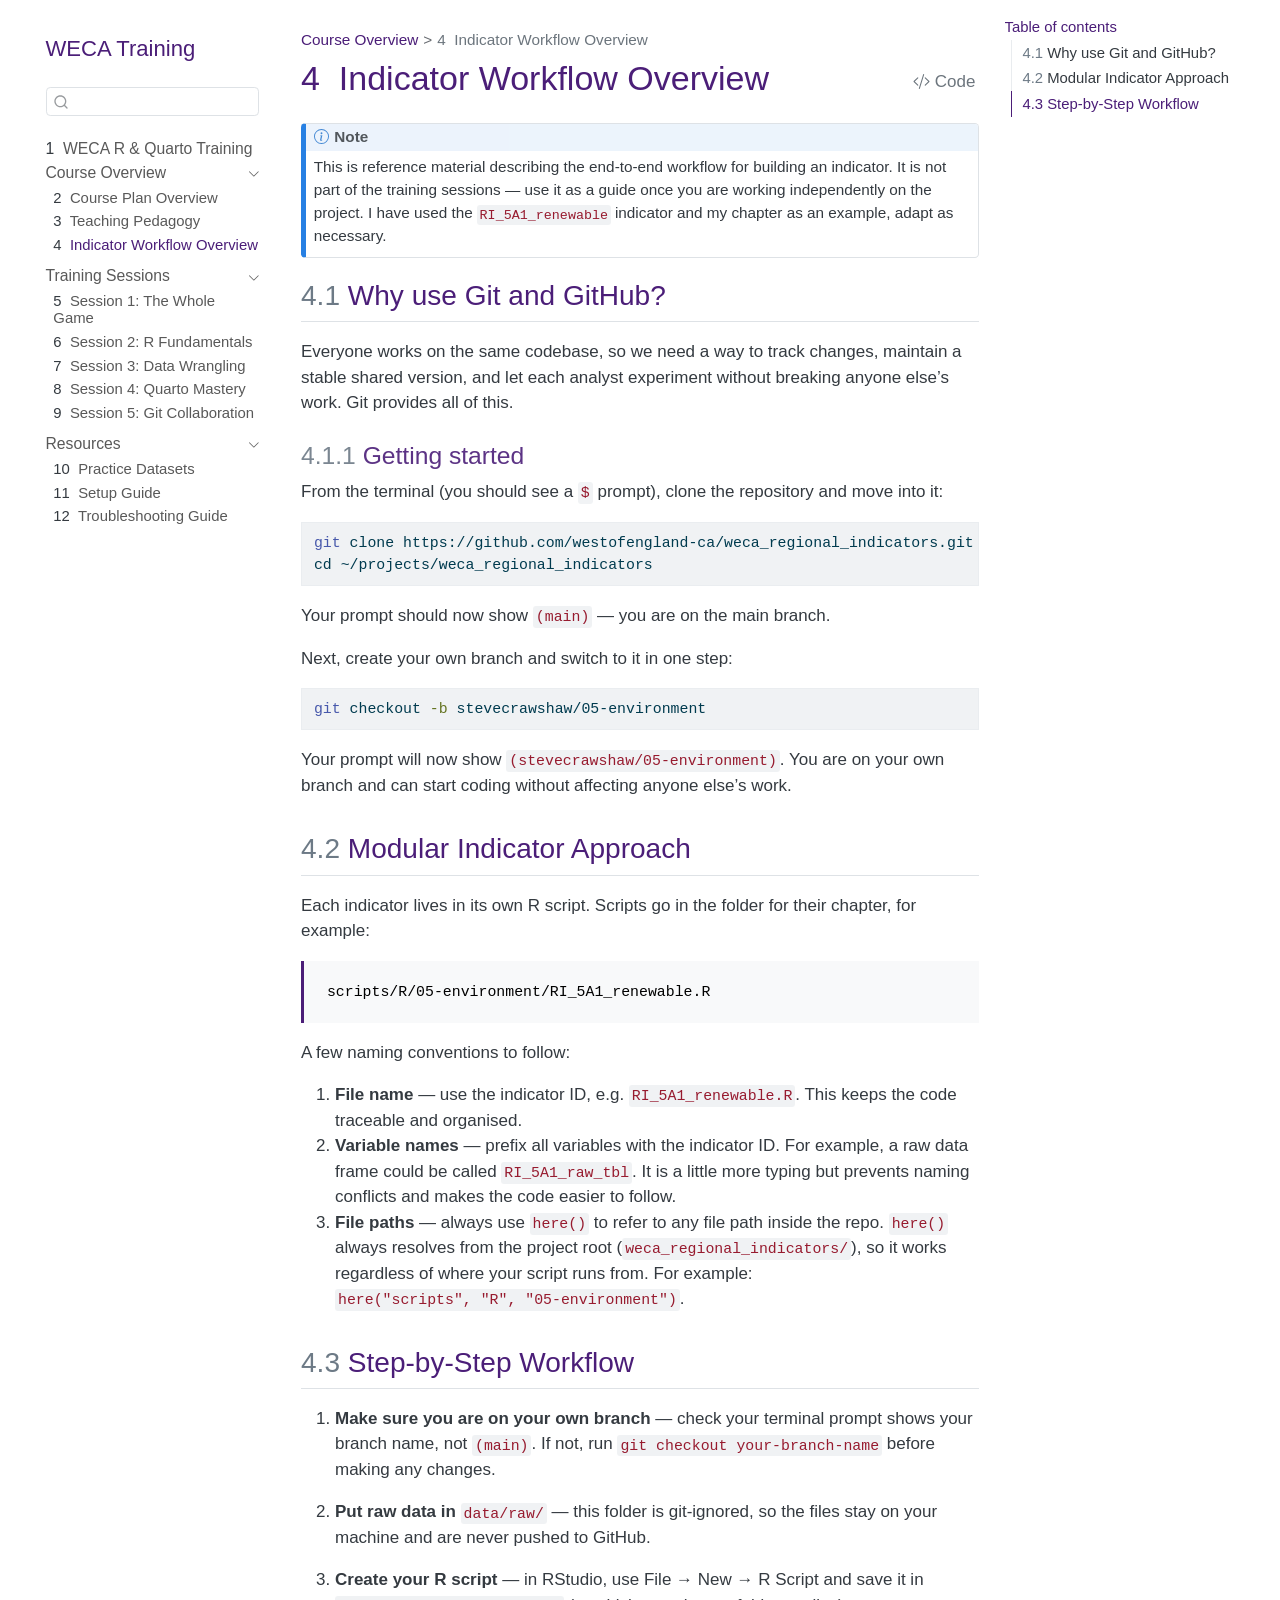
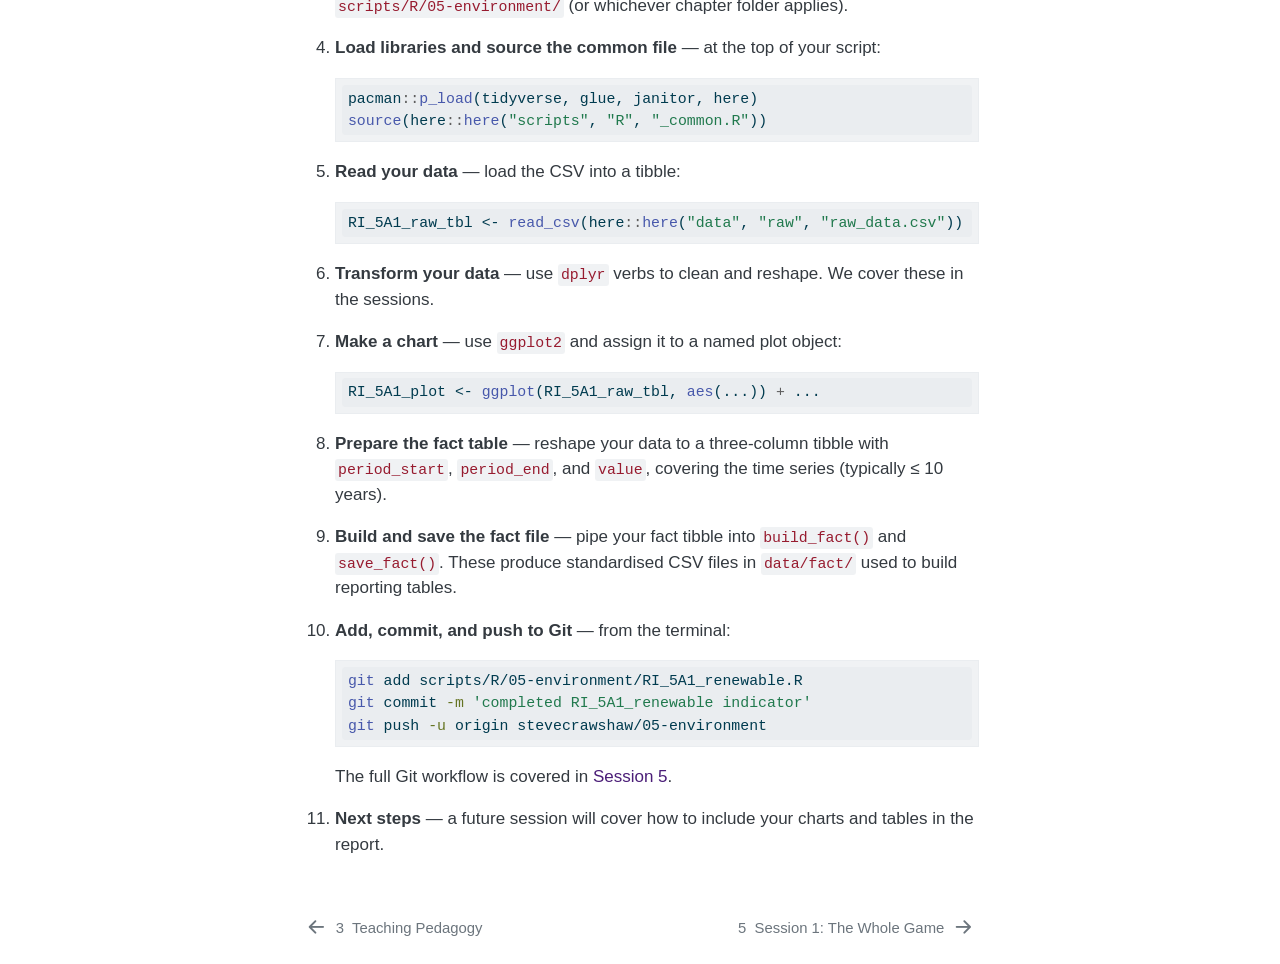
<file: _output/overview/workflow.html>
<!DOCTYPE html>
<html xmlns="http://www.w3.org/1999/xhtml" lang="en" xml:lang="en"><head>

<meta charset="utf-8">
<meta name="generator" content="quarto-1.9.37">

<meta name="viewport" content="width=device-width, initial-scale=1.0, user-scalable=yes">


<title>4&nbsp; Indicator Workflow Overview – WECA R &amp; Quarto Training</title>
<style>
/* Default styles provided by pandoc.
** See https://pandoc.org/MANUAL.html#variables-for-html for config info.
*/
code{white-space: pre-wrap;}
span.smallcaps{font-variant: small-caps;}
div.columns{display: flex; gap: min(4vw, 1.5em);}
div.column{flex: auto; overflow-x: auto;}
div.hanging-indent{margin-left: 1.5em; text-indent: -1.5em;}
ul.task-list{list-style: none;}
ul.task-list li input[type="checkbox"] {
  width: 0.8em;
  margin: 0 0.8em 0.2em -1em; /* quarto-specific, see https://github.com/quarto-dev/quarto-cli/issues/4556 */ 
  vertical-align: middle;
}
/* CSS for syntax highlighting */
html { -webkit-text-size-adjust: 100%; }
pre > code.sourceCode { white-space: pre; position: relative; }
pre > code.sourceCode > span { display: inline-block; line-height: 1.25; }
pre > code.sourceCode > span:empty { height: 1.2em; }
.sourceCode { overflow: visible; }
code.sourceCode > span { color: inherit; text-decoration: inherit; }
div.sourceCode { margin: 1em 0; }
pre.sourceCode { margin: 0; }
@media screen {
div.sourceCode { overflow: auto; }
}
@media print {
pre > code.sourceCode { white-space: pre-wrap; }
pre > code.sourceCode > span { text-indent: -5em; padding-left: 5em; }
}
pre.numberSource code
  { counter-reset: source-line 0; }
pre.numberSource code > span
  { position: relative; left: -4em; counter-increment: source-line; }
pre.numberSource code > span > a:first-child::before
  { content: counter(source-line);
    position: relative; left: -1em; text-align: right; vertical-align: baseline;
    border: none; display: inline-block;
    -webkit-touch-callout: none; -webkit-user-select: none;
    -khtml-user-select: none; -moz-user-select: none;
    -ms-user-select: none; user-select: none;
    padding: 0 4px; width: 4em;
  }
pre.numberSource { margin-left: 3em;  padding-left: 4px; }
div.sourceCode
  {   }
@media screen {
pre > code.sourceCode > span > a:first-child::before { text-decoration: underline; }
}
</style>


<script src="../site_libs/quarto-nav/quarto-nav.js"></script>
<script src="../site_libs/quarto-nav/headroom.min.js"></script>
<script src="../site_libs/clipboard/clipboard.min.js"></script>
<script src="../site_libs/quarto-search/autocomplete.umd.js"></script>
<script src="../site_libs/quarto-search/fuse.min.js"></script>
<script src="../site_libs/quarto-search/quarto-search.js"></script>
<meta name="quarto:offset" content="../">
<link href="../sessions/session-01.html" rel="next">
<link href="../overview/pedagogy.html" rel="prev">
<script src="../site_libs/quarto-html/quarto.js" type="module"></script>
<script src="../site_libs/quarto-html/tabsets/tabsets.js" type="module"></script>
<script src="../site_libs/quarto-html/popper.min.js"></script>
<script src="../site_libs/quarto-html/tippy.umd.min.js"></script>
<script src="../site_libs/quarto-html/anchor.min.js"></script>
<link href="../site_libs/quarto-html/tippy.css" rel="stylesheet">
<link href="../site_libs/quarto-html/quarto-syntax-highlighting-7f8f88aac4f3542376d5c11b86a4c14d.css" rel="stylesheet" id="quarto-text-highlighting-styles">
<script src="../site_libs/bootstrap/bootstrap.min.js"></script>
<link href="../site_libs/bootstrap/bootstrap-icons.css" rel="stylesheet">
<link href="../site_libs/bootstrap/bootstrap-47ac4aec12e2dcd3e5eabaebee350354.min.css" rel="stylesheet" append-hash="true" id="quarto-bootstrap" data-mode="light">
<script id="quarto-search-options" type="application/json">{
  "location": "sidebar",
  "copy-button": false,
  "collapse-after": 3,
  "panel-placement": "start",
  "type": "textbox",
  "limit": 50,
  "keyboard-shortcut": [
    "f",
    "/",
    "s"
  ],
  "show-item-context": false,
  "language": {
    "search-no-results-text": "No results",
    "search-matching-documents-text": "matching documents",
    "search-copy-link-title": "Copy link to search",
    "search-hide-matches-text": "Hide additional matches",
    "search-more-match-text": "more match in this document",
    "search-more-matches-text": "more matches in this document",
    "search-clear-button-title": "Clear",
    "search-text-placeholder": "",
    "search-detached-cancel-button-title": "Cancel",
    "search-submit-button-title": "Submit",
    "search-label": "Search"
  }
}</script>


</head>

<body class="nav-sidebar floating quarto-light">

<div id="quarto-search-results"></div>
  <header id="quarto-header" class="headroom fixed-top">
  <nav class="quarto-secondary-nav">
    <div class="container-fluid d-flex">
      <button type="button" class="quarto-btn-toggle btn" data-bs-toggle="collapse" role="button" data-bs-target=".quarto-sidebar-collapse-item" aria-controls="quarto-sidebar" aria-expanded="false" aria-label="Toggle sidebar navigation" onclick="if (window.quartoToggleHeadroom) { window.quartoToggleHeadroom(); }">
        <i class="bi bi-layout-text-sidebar-reverse"></i>
      </button>
        <nav class="quarto-page-breadcrumbs" aria-label="breadcrumb"><ol class="breadcrumb"><li class="breadcrumb-item"><a href="../overview/course-plan.html">Course Overview</a></li><li class="breadcrumb-item"><a href="../overview/workflow.html"><span class="chapter-number">4</span>&nbsp; <span class="chapter-title">Indicator Workflow Overview</span></a></li></ol></nav>
        <a class="flex-grow-1" role="navigation" data-bs-toggle="collapse" data-bs-target=".quarto-sidebar-collapse-item" aria-controls="quarto-sidebar" aria-expanded="false" aria-label="Toggle sidebar navigation" onclick="if (window.quartoToggleHeadroom) { window.quartoToggleHeadroom(); }">      
        </a>
      <button type="button" class="btn quarto-search-button" aria-label="Search" onclick="window.quartoOpenSearch();">
        <i class="bi bi-search"></i>
      </button>
    </div>
  </nav>
</header>
<!-- content -->
<div id="quarto-content" class="quarto-container page-columns page-rows-contents page-layout-full">
<!-- sidebar -->
  <nav id="quarto-sidebar" class="sidebar collapse collapse-horizontal quarto-sidebar-collapse-item sidebar-navigation floating overflow-auto">
    <div class="pt-lg-2 mt-2 text-left sidebar-header">
    <div class="sidebar-title mb-0 py-0">
      <a href="../">WECA Training</a> 
    </div>
      </div>
        <div class="mt-2 flex-shrink-0 align-items-center">
        <div class="sidebar-search">
        <div id="quarto-search" class="" title="Search"></div>
        </div>
        </div>
    <div class="sidebar-menu-container"> 
    <ul class="list-unstyled mt-1">
        <li class="sidebar-item">
  <div class="sidebar-item-container"> 
  <a href="../index.html" class="sidebar-item-text sidebar-link">
 <span class="menu-text"><span class="chapter-number">1</span>&nbsp; <span class="chapter-title">WECA R &amp; Quarto Training</span></span></a>
  </div>
</li>
        <li class="sidebar-item sidebar-item-section">
      <div class="sidebar-item-container"> 
            <a class="sidebar-item-text sidebar-link text-start" data-bs-toggle="collapse" data-bs-target="#quarto-sidebar-section-1" role="navigation" aria-expanded="true">
 <span class="menu-text">Course Overview</span></a>
          <a class="sidebar-item-toggle text-start" data-bs-toggle="collapse" data-bs-target="#quarto-sidebar-section-1" role="navigation" aria-expanded="true" aria-label="Toggle section">
            <i class="bi bi-chevron-right ms-2"></i>
          </a> 
      </div>
      <ul id="quarto-sidebar-section-1" class="collapse list-unstyled sidebar-section depth1 show">  
          <li class="sidebar-item">
  <div class="sidebar-item-container"> 
  <a href="../overview/course-plan.html" class="sidebar-item-text sidebar-link">
 <span class="menu-text"><span class="chapter-number">2</span>&nbsp; <span class="chapter-title">Course Plan Overview</span></span></a>
  </div>
</li>
          <li class="sidebar-item">
  <div class="sidebar-item-container"> 
  <a href="../overview/pedagogy.html" class="sidebar-item-text sidebar-link">
 <span class="menu-text"><span class="chapter-number">3</span>&nbsp; <span class="chapter-title">Teaching Pedagogy</span></span></a>
  </div>
</li>
          <li class="sidebar-item">
  <div class="sidebar-item-container"> 
  <a href="../overview/workflow.html" class="sidebar-item-text sidebar-link active">
 <span class="menu-text"><span class="chapter-number">4</span>&nbsp; <span class="chapter-title">Indicator Workflow Overview</span></span></a>
  </div>
</li>
      </ul>
  </li>
        <li class="sidebar-item sidebar-item-section">
      <div class="sidebar-item-container"> 
            <a class="sidebar-item-text sidebar-link text-start" data-bs-toggle="collapse" data-bs-target="#quarto-sidebar-section-2" role="navigation" aria-expanded="true">
 <span class="menu-text">Training Sessions</span></a>
          <a class="sidebar-item-toggle text-start" data-bs-toggle="collapse" data-bs-target="#quarto-sidebar-section-2" role="navigation" aria-expanded="true" aria-label="Toggle section">
            <i class="bi bi-chevron-right ms-2"></i>
          </a> 
      </div>
      <ul id="quarto-sidebar-section-2" class="collapse list-unstyled sidebar-section depth1 show">  
          <li class="sidebar-item">
  <div class="sidebar-item-container"> 
  <a href="../sessions/session-01.html" class="sidebar-item-text sidebar-link">
 <span class="menu-text"><span class="chapter-number">5</span>&nbsp; <span class="chapter-title">Session 1: The Whole Game</span></span></a>
  </div>
</li>
          <li class="sidebar-item">
  <div class="sidebar-item-container"> 
  <a href="../sessions/session-02.html" class="sidebar-item-text sidebar-link">
 <span class="menu-text"><span class="chapter-number">6</span>&nbsp; <span class="chapter-title">Session 2: R Fundamentals</span></span></a>
  </div>
</li>
          <li class="sidebar-item">
  <div class="sidebar-item-container"> 
  <a href="../sessions/session-03.html" class="sidebar-item-text sidebar-link">
 <span class="menu-text"><span class="chapter-number">7</span>&nbsp; <span class="chapter-title">Session 3: Data Wrangling</span></span></a>
  </div>
</li>
          <li class="sidebar-item">
  <div class="sidebar-item-container"> 
  <a href="../sessions/session-04.html" class="sidebar-item-text sidebar-link">
 <span class="menu-text"><span class="chapter-number">8</span>&nbsp; <span class="chapter-title">Session 4: Quarto Mastery</span></span></a>
  </div>
</li>
          <li class="sidebar-item">
  <div class="sidebar-item-container"> 
  <a href="../sessions/session-05.html" class="sidebar-item-text sidebar-link">
 <span class="menu-text"><span class="chapter-number">9</span>&nbsp; <span class="chapter-title">Session 5: Git Collaboration</span></span></a>
  </div>
</li>
      </ul>
  </li>
        <li class="sidebar-item sidebar-item-section">
      <div class="sidebar-item-container"> 
            <a class="sidebar-item-text sidebar-link text-start" data-bs-toggle="collapse" data-bs-target="#quarto-sidebar-section-3" role="navigation" aria-expanded="true">
 <span class="menu-text">Resources</span></a>
          <a class="sidebar-item-toggle text-start" data-bs-toggle="collapse" data-bs-target="#quarto-sidebar-section-3" role="navigation" aria-expanded="true" aria-label="Toggle section">
            <i class="bi bi-chevron-right ms-2"></i>
          </a> 
      </div>
      <ul id="quarto-sidebar-section-3" class="collapse list-unstyled sidebar-section depth1 show">  
          <li class="sidebar-item">
  <div class="sidebar-item-container"> 
  <a href="../resources/datasets.html" class="sidebar-item-text sidebar-link">
 <span class="menu-text"><span class="chapter-number">10</span>&nbsp; <span class="chapter-title">Practice Datasets</span></span></a>
  </div>
</li>
          <li class="sidebar-item">
  <div class="sidebar-item-container"> 
  <a href="../resources/setup-guide.html" class="sidebar-item-text sidebar-link">
 <span class="menu-text"><span class="chapter-number">11</span>&nbsp; <span class="chapter-title">Setup Guide</span></span></a>
  </div>
</li>
          <li class="sidebar-item">
  <div class="sidebar-item-container"> 
  <a href="../resources/troubleshooting.html" class="sidebar-item-text sidebar-link">
 <span class="menu-text"><span class="chapter-number">12</span>&nbsp; <span class="chapter-title">Troubleshooting Guide</span></span></a>
  </div>
</li>
      </ul>
  </li>
    </ul>
    </div>
</nav>
<div id="quarto-sidebar-glass" class="quarto-sidebar-collapse-item" data-bs-toggle="collapse" data-bs-target=".quarto-sidebar-collapse-item"></div>
<!-- margin-sidebar -->
    <div id="quarto-margin-sidebar" class="sidebar margin-sidebar">
        <nav id="TOC" role="doc-toc" class="toc-active">
    <h2 id="toc-title">Table of contents</h2>
   
  <ul>
  <li><a href="#why-use-git-and-github" id="toc-why-use-git-and-github" class="nav-link active" data-scroll-target="#why-use-git-and-github"><span class="header-section-number">4.1</span> Why use Git and GitHub?</a>
  <ul class="collapse">
  <li><a href="#getting-started" id="toc-getting-started" class="nav-link" data-scroll-target="#getting-started"><span class="header-section-number">4.1.1</span> Getting started</a></li>
  </ul></li>
  <li><a href="#modular-indicator-approach" id="toc-modular-indicator-approach" class="nav-link" data-scroll-target="#modular-indicator-approach"><span class="header-section-number">4.2</span> Modular Indicator Approach</a></li>
  <li><a href="#step-by-step-workflow" id="toc-step-by-step-workflow" class="nav-link" data-scroll-target="#step-by-step-workflow"><span class="header-section-number">4.3</span> Step-by-Step Workflow</a></li>
  </ul>
</nav>
    </div>
<!-- main -->
<main class="content column-body" id="quarto-document-content">

<header id="title-block-header" class="quarto-title-block default"><nav class="quarto-page-breadcrumbs quarto-title-breadcrumbs d-none d-lg-block" aria-label="breadcrumb"><ol class="breadcrumb"><li class="breadcrumb-item"><a href="../overview/course-plan.html">Course Overview</a></li><li class="breadcrumb-item"><a href="../overview/workflow.html"><span class="chapter-number">4</span>&nbsp; <span class="chapter-title">Indicator Workflow Overview</span></a></li></ol></nav>
<div class="quarto-title">
<div class="quarto-title-block"><div><h1 class="title"><span class="chapter-number">4</span>&nbsp; <span class="chapter-title">Indicator Workflow Overview</span></h1><button type="button" class="btn code-tools-button" id="quarto-code-tools-source"><i class="bi"></i> Code</button></div></div>
</div>



<div class="quarto-title-meta column-body">

    
  
    
  </div>
  


</header>


<div class="callout callout-style-default callout-note callout-titled">
<div class="callout-header d-flex align-content-center">
<div class="callout-icon-container">
<i class="callout-icon"></i>
</div>
<div class="callout-title-container flex-fill">
Note
</div>
</div>
<div class="callout-body-container callout-body">
<p>This is reference material describing the end-to-end workflow for building an indicator. It is not part of the training sessions — use it as a guide once you are working independently on the project. I have used the <code>RI_5A1_renewable</code> indicator and my chapter as an example, adapt as necessary.</p>
</div>
</div>
<section id="why-use-git-and-github" class="level2" data-number="4.1">
<h2 data-number="4.1" class="anchored" data-anchor-id="why-use-git-and-github"><span class="header-section-number">4.1</span> Why use Git and GitHub?</h2>
<p>Everyone works on the same codebase, so we need a way to track changes, maintain a stable shared version, and let each analyst experiment without breaking anyone else’s work. Git provides all of this.</p>
<section id="getting-started" class="level3" data-number="4.1.1">
<h3 data-number="4.1.1" class="anchored" data-anchor-id="getting-started"><span class="header-section-number">4.1.1</span> Getting started</h3>
<p>From the terminal (you should see a <code>$</code> prompt), clone the repository and move into it:</p>
<div class="code-copy-outer-scaffold"><div class="sourceCode" id="cb1"><pre class="sourceCode bash code-with-copy"><code class="sourceCode bash"><span id="cb1-1"><a href="#cb1-1" aria-hidden="true" tabindex="-1"></a><span class="fu">git</span> clone https://github.com/westofengland-ca/weca_regional_indicators.git</span>
<span id="cb1-2"><a href="#cb1-2" aria-hidden="true" tabindex="-1"></a><span class="bu">cd</span> ~/projects/weca_regional_indicators</span></code></pre></div><button title="Copy to Clipboard" class="code-copy-button"><i class="bi"></i></button></div>
<p>Your prompt should now show <code>(main)</code> — you are on the main branch.</p>
<p>Next, create your own branch and switch to it in one step:</p>
<div class="code-copy-outer-scaffold"><div class="sourceCode" id="cb2"><pre class="sourceCode bash code-with-copy"><code class="sourceCode bash"><span id="cb2-1"><a href="#cb2-1" aria-hidden="true" tabindex="-1"></a><span class="fu">git</span> checkout <span class="at">-b</span> stevecrawshaw/05-environment</span></code></pre></div><button title="Copy to Clipboard" class="code-copy-button"><i class="bi"></i></button></div>
<p>Your prompt will now show <code>(stevecrawshaw/05-environment)</code>. You are on your own branch and can start coding without affecting anyone else’s work.</p>
</section>
</section>
<section id="modular-indicator-approach" class="level2" data-number="4.2">
<h2 data-number="4.2" class="anchored" data-anchor-id="modular-indicator-approach"><span class="header-section-number">4.2</span> Modular Indicator Approach</h2>
<p>Each indicator lives in its own R script. Scripts go in the folder for their chapter, for example:</p>
<pre><code>scripts/R/05-environment/RI_5A1_renewable.R</code></pre>
<p>A few naming conventions to follow:</p>
<ol type="1">
<li><strong>File name</strong> — use the indicator ID, e.g.&nbsp;<code>RI_5A1_renewable.R</code>. This keeps the code traceable and organised.</li>
<li><strong>Variable names</strong> — prefix all variables with the indicator ID. For example, a raw data frame could be called <code>RI_5A1_raw_tbl</code>. It is a little more typing but prevents naming conflicts and makes the code easier to follow.</li>
<li><strong>File paths</strong> — always use <code>here()</code> to refer to any file path inside the repo. <code>here()</code> always resolves from the project root (<code>weca_regional_indicators/</code>), so it works regardless of where your script runs from. For example: <code>here("scripts", "R", "05-environment")</code>.</li>
</ol>
</section>
<section id="step-by-step-workflow" class="level2" data-number="4.3">
<h2 data-number="4.3" class="anchored" data-anchor-id="step-by-step-workflow"><span class="header-section-number">4.3</span> Step-by-Step Workflow</h2>
<ol type="1">
<li><p><strong>Make sure you are on your own branch</strong> — check your terminal prompt shows your branch name, not <code>(main)</code>. If not, run <code>git checkout your-branch-name</code> before making any changes.</p></li>
<li><p><strong>Put raw data in <code>data/raw/</code></strong> — this folder is git-ignored, so the files stay on your machine and are never pushed to GitHub.</p></li>
<li><p><strong>Create your R script</strong> — in RStudio, use File → New → R Script and save it in <code>scripts/R/05-environment/</code> (or whichever chapter folder applies).</p></li>
<li><p><strong>Load libraries and source the common file</strong> — at the top of your script:</p>
<div class="code-copy-outer-scaffold"><div class="sourceCode" id="cb4"><pre class="sourceCode r code-with-copy"><code class="sourceCode r"><span id="cb4-1"><a href="#cb4-1" aria-hidden="true" tabindex="-1"></a>pacman<span class="sc">::</span><span class="fu">p_load</span>(tidyverse, glue, janitor, here)</span>
<span id="cb4-2"><a href="#cb4-2" aria-hidden="true" tabindex="-1"></a><span class="fu">source</span>(here<span class="sc">::</span><span class="fu">here</span>(<span class="st">"scripts"</span>, <span class="st">"R"</span>, <span class="st">"_common.R"</span>))</span></code></pre></div><button title="Copy to Clipboard" class="code-copy-button"><i class="bi"></i></button></div></li>
<li><p><strong>Read your data</strong> — load the CSV into a tibble:</p>
<div class="code-copy-outer-scaffold"><div class="sourceCode" id="cb5"><pre class="sourceCode r code-with-copy"><code class="sourceCode r"><span id="cb5-1"><a href="#cb5-1" aria-hidden="true" tabindex="-1"></a>RI_5A1_raw_tbl <span class="ot">&lt;-</span> <span class="fu">read_csv</span>(here<span class="sc">::</span><span class="fu">here</span>(<span class="st">"data"</span>, <span class="st">"raw"</span>, <span class="st">"raw_data.csv"</span>))</span></code></pre></div><button title="Copy to Clipboard" class="code-copy-button"><i class="bi"></i></button></div></li>
<li><p><strong>Transform your data</strong> — use <code>dplyr</code> verbs to clean and reshape. We cover these in the sessions.</p></li>
<li><p><strong>Make a chart</strong> — use <code>ggplot2</code> and assign it to a named plot object:</p>
<div class="code-copy-outer-scaffold"><div class="sourceCode" id="cb6"><pre class="sourceCode r code-with-copy"><code class="sourceCode r"><span id="cb6-1"><a href="#cb6-1" aria-hidden="true" tabindex="-1"></a>RI_5A1_plot <span class="ot">&lt;-</span> <span class="fu">ggplot</span>(RI_5A1_raw_tbl, <span class="fu">aes</span>(...)) <span class="sc">+</span> ...</span></code></pre></div><button title="Copy to Clipboard" class="code-copy-button"><i class="bi"></i></button></div></li>
<li><p><strong>Prepare the fact table</strong> — reshape your data to a three-column tibble with <code>period_start</code>, <code>period_end</code>, and <code>value</code>, covering the time series (typically ≤ 10 years).</p></li>
<li><p><strong>Build and save the fact file</strong> — pipe your fact tibble into <code>build_fact()</code> and <code>save_fact()</code>. These produce standardised CSV files in <code>data/fact/</code> used to build reporting tables.</p></li>
<li><p><strong>Add, commit, and push to Git</strong> — from the terminal:</p>
<div class="code-copy-outer-scaffold"><div class="sourceCode" id="cb7"><pre class="sourceCode bash code-with-copy"><code class="sourceCode bash"><span id="cb7-1"><a href="#cb7-1" aria-hidden="true" tabindex="-1"></a><span class="fu">git</span> add scripts/R/05-environment/RI_5A1_renewable.R</span>
<span id="cb7-2"><a href="#cb7-2" aria-hidden="true" tabindex="-1"></a><span class="fu">git</span> commit <span class="at">-m</span> <span class="st">'completed RI_5A1_renewable indicator'</span></span>
<span id="cb7-3"><a href="#cb7-3" aria-hidden="true" tabindex="-1"></a><span class="fu">git</span> push <span class="at">-u</span> origin stevecrawshaw/05-environment</span></code></pre></div><button title="Copy to Clipboard" class="code-copy-button"><i class="bi"></i></button></div>
<p>The full Git workflow is covered in <a href="../sessions/session-05.html">Session 5</a>.</p></li>
<li><p><strong>Next steps</strong> — a future session will cover how to include your charts and tables in the report.</p></li>
</ol>


<!-- -->

</section>

</main> <!-- /main -->
<script id="quarto-html-after-body" type="application/javascript">
  window.document.addEventListener("DOMContentLoaded", function (event) {
    const icon = "";
    const anchorJS = new window.AnchorJS();
    anchorJS.options = {
      placement: 'right',
      icon: icon
    };
    anchorJS.add('.anchored');
    const isCodeAnnotation = (el) => {
      for (const clz of el.classList) {
        if (clz.startsWith('code-annotation-')) {                     
          return true;
        }
      }
      return false;
    }
    const onCopySuccess = function(e) {
      // button target
      const button = e.trigger;
      // don't keep focus
      button.blur();
      // flash "checked"
      button.classList.add('code-copy-button-checked');
      var currentTitle = button.getAttribute("title");
      button.setAttribute("title", "Copied!");
      let tooltip;
      if (window.bootstrap) {
        button.setAttribute("data-bs-toggle", "tooltip");
        button.setAttribute("data-bs-placement", "left");
        button.setAttribute("data-bs-title", "Copied!");
        tooltip = new bootstrap.Tooltip(button, 
          { trigger: "manual", 
            customClass: "code-copy-button-tooltip",
            offset: [0, -8]});
        tooltip.show();    
      }
      setTimeout(function() {
        if (tooltip) {
          tooltip.hide();
          button.removeAttribute("data-bs-title");
          button.removeAttribute("data-bs-toggle");
          button.removeAttribute("data-bs-placement");
        }
        button.setAttribute("title", currentTitle);
        button.classList.remove('code-copy-button-checked');
      }, 1000);
      // clear code selection
      e.clearSelection();
    }
    const getTextToCopy = function(trigger) {
      const outerScaffold = trigger.parentElement.cloneNode(true);
      const codeEl = outerScaffold.querySelector('code');
      for (const childEl of codeEl.children) {
        if (isCodeAnnotation(childEl)) {
          childEl.remove();
        }
      }
      return codeEl.innerText;
    }
    const clipboard = new window.ClipboardJS('.code-copy-button:not([data-in-quarto-modal])', {
      text: getTextToCopy
    });
    clipboard.on('success', onCopySuccess);
    if (window.document.getElementById('quarto-embedded-source-code-modal')) {
      const clipboardModal = new window.ClipboardJS('.code-copy-button[data-in-quarto-modal]', {
        text: getTextToCopy,
        container: window.document.getElementById('quarto-embedded-source-code-modal')
      });
      clipboardModal.on('success', onCopySuccess);
    }
    const viewSource = window.document.getElementById('quarto-view-source') ||
                       window.document.getElementById('quarto-code-tools-source');
    if (viewSource) {
      const sourceUrl = viewSource.getAttribute("data-quarto-source-url");
      viewSource.addEventListener("click", function(e) {
        if (sourceUrl) {
          // rstudio viewer pane
          if (/\bcapabilities=\b/.test(window.location)) {
            window.open(sourceUrl);
          } else {
            window.location.href = sourceUrl;
          }
        } else {
          const modal = new bootstrap.Modal(document.getElementById('quarto-embedded-source-code-modal'));
          modal.show();
        }
        return false;
      });
    }
    function toggleCodeHandler(show) {
      return function(e) {
        const detailsSrc = window.document.querySelectorAll(".cell > details > .sourceCode");
        for (let i=0; i<detailsSrc.length; i++) {
          const details = detailsSrc[i].parentElement;
          if (show) {
            details.open = true;
          } else {
            details.removeAttribute("open");
          }
        }
        const cellCodeDivs = window.document.querySelectorAll(".cell > .sourceCode");
        const fromCls = show ? "hidden" : "unhidden";
        const toCls = show ? "unhidden" : "hidden";
        for (let i=0; i<cellCodeDivs.length; i++) {
          const codeDiv = cellCodeDivs[i];
          if (codeDiv.classList.contains(fromCls)) {
            codeDiv.classList.remove(fromCls);
            codeDiv.classList.add(toCls);
          } 
        }
        return false;
      }
    }
    const hideAllCode = window.document.getElementById("quarto-hide-all-code");
    if (hideAllCode) {
      hideAllCode.addEventListener("click", toggleCodeHandler(false));
    }
    const showAllCode = window.document.getElementById("quarto-show-all-code");
    if (showAllCode) {
      showAllCode.addEventListener("click", toggleCodeHandler(true));
    }
      var localhostRegex = new RegExp(/^(?:http|https):\/\/localhost\:?[0-9]*\//);
      var mailtoRegex = new RegExp(/^mailto:/);
        var filterRegex = new RegExp('/' + window.location.host + '/');
      var isInternal = (href) => {
          return filterRegex.test(href) || localhostRegex.test(href) || mailtoRegex.test(href);
      }
      // Inspect non-navigation links and adorn them if external
     var links = window.document.querySelectorAll('a[href]:not(.nav-link):not(.navbar-brand):not(.toc-action):not(.sidebar-link):not(.sidebar-item-toggle):not(.pagination-link):not(.no-external):not([aria-hidden]):not(.dropdown-item):not(.quarto-navigation-tool):not(.about-link)');
      for (var i=0; i<links.length; i++) {
        const link = links[i];
        if (!isInternal(link.href)) {
          // undo the damage that might have been done by quarto-nav.js in the case of
          // links that we want to consider external
          if (link.dataset.originalHref !== undefined) {
            link.href = link.dataset.originalHref;
          }
            // target, if specified
            link.setAttribute("target", "_blank");
            if (link.getAttribute("rel") === null) {
              link.setAttribute("rel", "noopener");
            }
        }
      }
    function tippyHover(el, contentFn, onTriggerFn, onUntriggerFn) {
      const config = {
        allowHTML: true,
        maxWidth: 500,
        delay: 100,
        arrow: false,
        appendTo: function(el) {
            return el.parentElement;
        },
        interactive: true,
        interactiveBorder: 10,
        theme: 'quarto',
        placement: 'bottom-start',
      };
      if (contentFn) {
        config.content = contentFn;
      }
      if (onTriggerFn) {
        config.onTrigger = onTriggerFn;
      }
      if (onUntriggerFn) {
        config.onUntrigger = onUntriggerFn;
      }
      window.tippy(el, config); 
    }
    const noterefs = window.document.querySelectorAll('a[role="doc-noteref"]');
    for (var i=0; i<noterefs.length; i++) {
      const ref = noterefs[i];
      tippyHover(ref, function() {
        // use id or data attribute instead here
        let href = ref.getAttribute('data-footnote-href') || ref.getAttribute('href');
        try { href = new URL(href).hash; } catch {}
        const id = href.replace(/^#\/?/, "");
        const note = window.document.getElementById(id);
        if (note) {
          return note.innerHTML;
        } else {
          return "";
        }
      });
    }
    const xrefs = window.document.querySelectorAll('a.quarto-xref');
    const processXRef = (id, note) => {
      // Strip column container classes
      const stripColumnClz = (el) => {
        el.classList.remove("page-full", "page-columns");
        if (el.children) {
          for (const child of el.children) {
            stripColumnClz(child);
          }
        }
      }
      stripColumnClz(note)
      if (id === null || id.startsWith('sec-')) {
        // Special case sections, only their first couple elements
        const container = document.createElement("div");
        if (note.children && note.children.length > 2) {
          container.appendChild(note.children[0].cloneNode(true));
          for (let i = 1; i < note.children.length; i++) {
            const child = note.children[i];
            if (child.tagName === "P" && child.innerText === "") {
              continue;
            } else {
              container.appendChild(child.cloneNode(true));
              break;
            }
          }
          if (window.Quarto?.typesetMath) {
            window.Quarto.typesetMath(container);
          }
          return container.innerHTML
        } else {
          if (window.Quarto?.typesetMath) {
            window.Quarto.typesetMath(note);
          }
          return note.innerHTML;
        }
      } else {
        // Remove any anchor links if they are present
        const anchorLink = note.querySelector('a.anchorjs-link');
        if (anchorLink) {
          anchorLink.remove();
        }
        if (window.Quarto?.typesetMath) {
          window.Quarto.typesetMath(note);
        }
        if (note.classList.contains("callout")) {
          return note.outerHTML;
        } else {
          return note.innerHTML;
        }
      }
    }
    for (var i=0; i<xrefs.length; i++) {
      const xref = xrefs[i];
      tippyHover(xref, undefined, function(instance) {
        instance.disable();
        let url = xref.getAttribute('href');
        let hash = undefined; 
        if (url.startsWith('#')) {
          hash = url;
        } else {
          try { hash = new URL(url).hash; } catch {}
        }
        if (hash) {
          const id = hash.replace(/^#\/?/, "");
          const note = window.document.getElementById(id);
          if (note !== null) {
            try {
              const html = processXRef(id, note.cloneNode(true));
              instance.setContent(html);
            } finally {
              instance.enable();
              instance.show();
            }
          } else {
            // See if we can fetch this
            fetch(url.split('#')[0])
            .then(res => res.text())
            .then(html => {
              const parser = new DOMParser();
              const htmlDoc = parser.parseFromString(html, "text/html");
              const note = htmlDoc.getElementById(id);
              if (note !== null) {
                const html = processXRef(id, note);
                instance.setContent(html);
              } 
            }).finally(() => {
              instance.enable();
              instance.show();
            });
          }
        } else {
          // See if we can fetch a full url (with no hash to target)
          // This is a special case and we should probably do some content thinning / targeting
          fetch(url)
          .then(res => res.text())
          .then(html => {
            const parser = new DOMParser();
            const htmlDoc = parser.parseFromString(html, "text/html");
            const note = htmlDoc.querySelector('main.content');
            if (note !== null) {
              // This should only happen for chapter cross references
              // (since there is no id in the URL)
              // remove the first header
              if (note.children.length > 0 && note.children[0].tagName === "HEADER") {
                note.children[0].remove();
              }
              const html = processXRef(null, note);
              instance.setContent(html);
            } 
          }).finally(() => {
            instance.enable();
            instance.show();
          });
        }
      }, function(instance) {
      });
    }
        let selectedAnnoteEl;
        const selectorForAnnotation = ( cell, annotation) => {
          let cellAttr = 'data-code-cell="' + cell + '"';
          let lineAttr = 'data-code-annotation="' +  annotation + '"';
          const selector = 'span[' + cellAttr + '][' + lineAttr + ']';
          return selector;
        }
        const selectCodeLines = (annoteEl) => {
          const doc = window.document;
          const targetCell = annoteEl.getAttribute("data-target-cell");
          const targetAnnotation = annoteEl.getAttribute("data-target-annotation");
          const annoteSpan = window.document.querySelector(selectorForAnnotation(targetCell, targetAnnotation));
          const lines = annoteSpan.getAttribute("data-code-lines").split(",");
          const lineIds = lines.map((line) => {
            return targetCell + "-" + line;
          })
          let top = null;
          let height = null;
          let parent = null;
          if (lineIds.length > 0) {
              //compute the position of the single el (top and bottom and make a div)
              const el = window.document.getElementById(lineIds[0]);
              top = el.offsetTop;
              height = el.offsetHeight;
              parent = el.parentElement.parentElement;
            if (lineIds.length > 1) {
              const lastEl = window.document.getElementById(lineIds[lineIds.length - 1]);
              const bottom = lastEl.offsetTop + lastEl.offsetHeight;
              height = bottom - top;
            }
            if (top !== null && height !== null && parent !== null) {
              // cook up a div (if necessary) and position it 
              let div = window.document.getElementById("code-annotation-line-highlight");
              if (div === null) {
                div = window.document.createElement("div");
                div.setAttribute("id", "code-annotation-line-highlight");
                div.style.position = 'absolute';
                parent.appendChild(div);
              }
              div.style.top = top - 2 + "px";
              div.style.height = height + 4 + "px";
              div.style.left = 0;
              let gutterDiv = window.document.getElementById("code-annotation-line-highlight-gutter");
              if (gutterDiv === null) {
                gutterDiv = window.document.createElement("div");
                gutterDiv.setAttribute("id", "code-annotation-line-highlight-gutter");
                gutterDiv.style.position = 'absolute';
                const codeCell = window.document.getElementById(targetCell);
                const gutter = codeCell.querySelector('.code-annotation-gutter');
                gutter.appendChild(gutterDiv);
              }
              gutterDiv.style.top = top - 2 + "px";
              gutterDiv.style.height = height + 4 + "px";
            }
            selectedAnnoteEl = annoteEl;
          }
        };
        const unselectCodeLines = () => {
          const elementsIds = ["code-annotation-line-highlight", "code-annotation-line-highlight-gutter"];
          elementsIds.forEach((elId) => {
            const div = window.document.getElementById(elId);
            if (div) {
              div.remove();
            }
          });
          selectedAnnoteEl = undefined;
        };
          // Handle positioning of the toggle
      window.addEventListener(
        "resize",
        throttle(() => {
          elRect = undefined;
          if (selectedAnnoteEl) {
            selectCodeLines(selectedAnnoteEl);
          }
        }, 10)
      );
      function throttle(fn, ms) {
      let throttle = false;
      let timer;
        return (...args) => {
          if(!throttle) { // first call gets through
              fn.apply(this, args);
              throttle = true;
          } else { // all the others get throttled
              if(timer) clearTimeout(timer); // cancel #2
              timer = setTimeout(() => {
                fn.apply(this, args);
                timer = throttle = false;
              }, ms);
          }
        };
      }
        // Attach click handler to the DT
        const annoteDls = window.document.querySelectorAll('dt[data-target-cell]');
        for (const annoteDlNode of annoteDls) {
          annoteDlNode.addEventListener('click', (event) => {
            const clickedEl = event.target;
            if (clickedEl !== selectedAnnoteEl) {
              unselectCodeLines();
              const activeEl = window.document.querySelector('dt[data-target-cell].code-annotation-active');
              if (activeEl) {
                activeEl.classList.remove('code-annotation-active');
              }
              selectCodeLines(clickedEl);
              clickedEl.classList.add('code-annotation-active');
            } else {
              // Unselect the line
              unselectCodeLines();
              clickedEl.classList.remove('code-annotation-active');
            }
          });
        }
    const findCites = (el) => {
      const parentEl = el.parentElement;
      if (parentEl) {
        const cites = parentEl.dataset.cites;
        if (cites) {
          return {
            el,
            cites: cites.split(' ')
          };
        } else {
          return findCites(el.parentElement)
        }
      } else {
        return undefined;
      }
    };
    var bibliorefs = window.document.querySelectorAll('a[role="doc-biblioref"]');
    for (var i=0; i<bibliorefs.length; i++) {
      const ref = bibliorefs[i];
      const citeInfo = findCites(ref);
      if (citeInfo) {
        tippyHover(citeInfo.el, function() {
          var popup = window.document.createElement('div');
          citeInfo.cites.forEach(function(cite) {
            var citeDiv = window.document.createElement('div');
            citeDiv.classList.add('hanging-indent');
            citeDiv.classList.add('csl-entry');
            var biblioDiv = window.document.getElementById('ref-' + cite);
            if (biblioDiv) {
              citeDiv.innerHTML = biblioDiv.innerHTML;
            }
            popup.appendChild(citeDiv);
          });
          return popup.innerHTML;
        });
      }
    }
  });
  </script>
<nav class="page-navigation column-body">
  <div class="nav-page nav-page-previous">
      <a href="../overview/pedagogy.html" class="pagination-link" aria-label="Teaching Pedagogy">
        <i class="bi bi-arrow-left-short"></i> <span class="nav-page-text"><span class="chapter-number">3</span>&nbsp; <span class="chapter-title">Teaching Pedagogy</span></span>
      </a>          
  </div>
  <div class="nav-page nav-page-next">
      <a href="../sessions/session-01.html" class="pagination-link" aria-label="Session 1: The Whole Game">
        <span class="nav-page-text"><span class="chapter-number">5</span>&nbsp; <span class="chapter-title">Session 1: The Whole Game</span></span> <i class="bi bi-arrow-right-short"></i>
      </a>
  </div>
</nav><div class="modal fade" id="quarto-embedded-source-code-modal" tabindex="-1" aria-labelledby="quarto-embedded-source-code-modal-label" aria-hidden="true"><div class="modal-dialog modal-dialog-scrollable"><div class="modal-content"><div class="modal-header"><h5 class="modal-title" id="quarto-embedded-source-code-modal-label">Source Code</h5><button class="btn-close" data-bs-dismiss="modal"></button></div><div class="modal-body"><div class="">
<div class="code-copy-outer-scaffold"><div class="sourceCode" id="cb8" data-shortcodes="false"><pre class="sourceCode markdown code-with-copy"><code class="sourceCode markdown"><span id="cb8-1"><a href="#cb8-1" aria-hidden="true" tabindex="-1"></a><span class="co">---</span></span>
<span id="cb8-2"><a href="#cb8-2" aria-hidden="true" tabindex="-1"></a><span class="an">title:</span><span class="co"> "Indicator Workflow Overview"</span></span>
<span id="cb8-3"><a href="#cb8-3" aria-hidden="true" tabindex="-1"></a><span class="co">---</span></span>
<span id="cb8-4"><a href="#cb8-4" aria-hidden="true" tabindex="-1"></a></span>
<span id="cb8-5"><a href="#cb8-5" aria-hidden="true" tabindex="-1"></a>::: {.callout-note}</span>
<span id="cb8-6"><a href="#cb8-6" aria-hidden="true" tabindex="-1"></a>This is reference material describing the end-to-end workflow for building an indicator. It is not part of the training sessions — use it as a guide once you are working independently on the project. I have used the <span class="in">`RI_5A1_renewable`</span> indicator and my chapter as an example, adapt as necessary.</span>
<span id="cb8-7"><a href="#cb8-7" aria-hidden="true" tabindex="-1"></a>:::</span>
<span id="cb8-8"><a href="#cb8-8" aria-hidden="true" tabindex="-1"></a></span>
<span id="cb8-9"><a href="#cb8-9" aria-hidden="true" tabindex="-1"></a><span class="fu">## Why use Git and GitHub?</span></span>
<span id="cb8-10"><a href="#cb8-10" aria-hidden="true" tabindex="-1"></a></span>
<span id="cb8-11"><a href="#cb8-11" aria-hidden="true" tabindex="-1"></a>Everyone works on the same codebase, so we need a way to track changes, maintain a stable shared version, and let each analyst experiment without breaking anyone else's work. Git provides all of this.</span>
<span id="cb8-12"><a href="#cb8-12" aria-hidden="true" tabindex="-1"></a></span>
<span id="cb8-13"><a href="#cb8-13" aria-hidden="true" tabindex="-1"></a><span class="fu">### Getting started</span></span>
<span id="cb8-14"><a href="#cb8-14" aria-hidden="true" tabindex="-1"></a></span>
<span id="cb8-15"><a href="#cb8-15" aria-hidden="true" tabindex="-1"></a>From the terminal (you should see a <span class="in">`$`</span> prompt), clone the repository and move into it:</span>
<span id="cb8-16"><a href="#cb8-16" aria-hidden="true" tabindex="-1"></a></span>
<span id="cb8-17"><a href="#cb8-17" aria-hidden="true" tabindex="-1"></a><span class="in">```bash</span></span>
<span id="cb8-18"><a href="#cb8-18" aria-hidden="true" tabindex="-1"></a><span class="fu">git</span> clone https://github.com/westofengland-ca/weca_regional_indicators.git</span>
<span id="cb8-19"><a href="#cb8-19" aria-hidden="true" tabindex="-1"></a><span class="bu">cd</span> ~/projects/weca_regional_indicators</span>
<span id="cb8-20"><a href="#cb8-20" aria-hidden="true" tabindex="-1"></a><span class="in">```</span></span>
<span id="cb8-21"><a href="#cb8-21" aria-hidden="true" tabindex="-1"></a></span>
<span id="cb8-22"><a href="#cb8-22" aria-hidden="true" tabindex="-1"></a>Your prompt should now show <span class="in">`(main)`</span> — you are on the main branch.</span>
<span id="cb8-23"><a href="#cb8-23" aria-hidden="true" tabindex="-1"></a></span>
<span id="cb8-24"><a href="#cb8-24" aria-hidden="true" tabindex="-1"></a>Next, create your own branch and switch to it in one step:</span>
<span id="cb8-25"><a href="#cb8-25" aria-hidden="true" tabindex="-1"></a></span>
<span id="cb8-26"><a href="#cb8-26" aria-hidden="true" tabindex="-1"></a><span class="in">```bash</span></span>
<span id="cb8-27"><a href="#cb8-27" aria-hidden="true" tabindex="-1"></a><span class="fu">git</span> checkout <span class="at">-b</span> stevecrawshaw/05-environment</span>
<span id="cb8-28"><a href="#cb8-28" aria-hidden="true" tabindex="-1"></a><span class="in">```</span></span>
<span id="cb8-29"><a href="#cb8-29" aria-hidden="true" tabindex="-1"></a></span>
<span id="cb8-30"><a href="#cb8-30" aria-hidden="true" tabindex="-1"></a>Your prompt will now show <span class="in">`(stevecrawshaw/05-environment)`</span>. You are on your own branch and can start coding without affecting anyone else's work.</span>
<span id="cb8-31"><a href="#cb8-31" aria-hidden="true" tabindex="-1"></a></span>
<span id="cb8-32"><a href="#cb8-32" aria-hidden="true" tabindex="-1"></a><span class="fu">## Modular Indicator Approach</span></span>
<span id="cb8-33"><a href="#cb8-33" aria-hidden="true" tabindex="-1"></a></span>
<span id="cb8-34"><a href="#cb8-34" aria-hidden="true" tabindex="-1"></a>Each indicator lives in its own R script. Scripts go in the folder for their chapter, for example:</span>
<span id="cb8-35"><a href="#cb8-35" aria-hidden="true" tabindex="-1"></a></span>
<span id="cb8-36"><a href="#cb8-36" aria-hidden="true" tabindex="-1"></a><span class="in">```</span></span>
<span id="cb8-37"><a href="#cb8-37" aria-hidden="true" tabindex="-1"></a><span class="in">scripts/R/05-environment/RI_5A1_renewable.R</span></span>
<span id="cb8-38"><a href="#cb8-38" aria-hidden="true" tabindex="-1"></a><span class="in">```</span></span>
<span id="cb8-39"><a href="#cb8-39" aria-hidden="true" tabindex="-1"></a></span>
<span id="cb8-40"><a href="#cb8-40" aria-hidden="true" tabindex="-1"></a>A few naming conventions to follow:</span>
<span id="cb8-41"><a href="#cb8-41" aria-hidden="true" tabindex="-1"></a></span>
<span id="cb8-42"><a href="#cb8-42" aria-hidden="true" tabindex="-1"></a><span class="ss">1. </span>**File name** — use the indicator ID, e.g. <span class="in">`RI_5A1_renewable.R`</span>. This keeps the code traceable and organised.</span>
<span id="cb8-43"><a href="#cb8-43" aria-hidden="true" tabindex="-1"></a><span class="ss">2. </span>**Variable names** — prefix all variables with the indicator ID. For example, a raw data frame could be called <span class="in">`RI_5A1_raw_tbl`</span>. It is a little more typing but prevents naming conflicts and makes the code easier to follow.</span>
<span id="cb8-44"><a href="#cb8-44" aria-hidden="true" tabindex="-1"></a><span class="ss">3. </span>**File paths** — always use <span class="in">`here()`</span> to refer to any file path inside the repo. <span class="in">`here()`</span> always resolves from the project root (<span class="in">`weca_regional_indicators/`</span>), so it works regardless of where your script runs from. For example: <span class="in">`here("scripts", "R", "05-environment")`</span>.</span>
<span id="cb8-45"><a href="#cb8-45" aria-hidden="true" tabindex="-1"></a></span>
<span id="cb8-46"><a href="#cb8-46" aria-hidden="true" tabindex="-1"></a><span class="fu">## Step-by-Step Workflow</span></span>
<span id="cb8-47"><a href="#cb8-47" aria-hidden="true" tabindex="-1"></a></span>
<span id="cb8-48"><a href="#cb8-48" aria-hidden="true" tabindex="-1"></a><span class="ss">1. </span>**Make sure you are on your own branch** — check your terminal prompt shows your branch name, not <span class="in">`(main)`</span>. If not, run <span class="in">`git checkout your-branch-name`</span> before making any changes.</span>
<span id="cb8-49"><a href="#cb8-49" aria-hidden="true" tabindex="-1"></a></span>
<span id="cb8-50"><a href="#cb8-50" aria-hidden="true" tabindex="-1"></a><span class="ss">2. </span>**Put raw data in `data/raw/`** — this folder is git-ignored, so the files stay on your machine and are never pushed to GitHub.</span>
<span id="cb8-51"><a href="#cb8-51" aria-hidden="true" tabindex="-1"></a></span>
<span id="cb8-52"><a href="#cb8-52" aria-hidden="true" tabindex="-1"></a><span class="ss">3. </span>**Create your R script** — in RStudio, use File → New → R Script and save it in <span class="in">`scripts/R/05-environment/`</span> (or whichever chapter folder applies).</span>
<span id="cb8-53"><a href="#cb8-53" aria-hidden="true" tabindex="-1"></a></span>
<span id="cb8-54"><a href="#cb8-54" aria-hidden="true" tabindex="-1"></a><span class="ss">4. </span>**Load libraries and source the common file** — at the top of your script:</span>
<span id="cb8-55"><a href="#cb8-55" aria-hidden="true" tabindex="-1"></a></span>
<span id="cb8-56"><a href="#cb8-56" aria-hidden="true" tabindex="-1"></a>    <span class="in">```r</span></span>
<span id="cb8-57"><a href="#cb8-57" aria-hidden="true" tabindex="-1"></a>    pacman<span class="sc">::</span><span class="fu">p_load</span>(tidyverse, glue, janitor, here)</span>
<span id="cb8-58"><a href="#cb8-58" aria-hidden="true" tabindex="-1"></a>    <span class="fu">source</span>(here<span class="sc">::</span><span class="fu">here</span>(<span class="st">"scripts"</span>, <span class="st">"R"</span>, <span class="st">"_common.R"</span>))</span>
<span id="cb8-59"><a href="#cb8-59" aria-hidden="true" tabindex="-1"></a>    <span class="in">```</span></span>
<span id="cb8-60"><a href="#cb8-60" aria-hidden="true" tabindex="-1"></a></span>
<span id="cb8-61"><a href="#cb8-61" aria-hidden="true" tabindex="-1"></a><span class="ss">5. </span>**Read your data** — load the CSV into a tibble:</span>
<span id="cb8-62"><a href="#cb8-62" aria-hidden="true" tabindex="-1"></a></span>
<span id="cb8-63"><a href="#cb8-63" aria-hidden="true" tabindex="-1"></a>    <span class="in">```r</span></span>
<span id="cb8-64"><a href="#cb8-64" aria-hidden="true" tabindex="-1"></a>    RI_5A1_raw_tbl <span class="ot">&lt;-</span> <span class="fu">read_csv</span>(here<span class="sc">::</span><span class="fu">here</span>(<span class="st">"data"</span>, <span class="st">"raw"</span>, <span class="st">"raw_data.csv"</span>))</span>
<span id="cb8-65"><a href="#cb8-65" aria-hidden="true" tabindex="-1"></a>    <span class="in">```</span></span>
<span id="cb8-66"><a href="#cb8-66" aria-hidden="true" tabindex="-1"></a></span>
<span id="cb8-67"><a href="#cb8-67" aria-hidden="true" tabindex="-1"></a><span class="ss">6. </span>**Transform your data** — use <span class="in">`dplyr`</span> verbs to clean and reshape. We cover these in the sessions.</span>
<span id="cb8-68"><a href="#cb8-68" aria-hidden="true" tabindex="-1"></a></span>
<span id="cb8-69"><a href="#cb8-69" aria-hidden="true" tabindex="-1"></a><span class="ss">7. </span>**Make a chart** — use <span class="in">`ggplot2`</span> and assign it to a named plot object:</span>
<span id="cb8-70"><a href="#cb8-70" aria-hidden="true" tabindex="-1"></a></span>
<span id="cb8-71"><a href="#cb8-71" aria-hidden="true" tabindex="-1"></a>    <span class="in">```r</span></span>
<span id="cb8-72"><a href="#cb8-72" aria-hidden="true" tabindex="-1"></a>    RI_5A1_plot <span class="ot">&lt;-</span> <span class="fu">ggplot</span>(RI_5A1_raw_tbl, <span class="fu">aes</span>(...)) <span class="sc">+</span> ...</span>
<span id="cb8-73"><a href="#cb8-73" aria-hidden="true" tabindex="-1"></a>    <span class="in">```</span></span>
<span id="cb8-74"><a href="#cb8-74" aria-hidden="true" tabindex="-1"></a></span>
<span id="cb8-75"><a href="#cb8-75" aria-hidden="true" tabindex="-1"></a><span class="ss">8. </span>**Prepare the fact table** — reshape your data to a three-column tibble with <span class="in">`period_start`</span>, <span class="in">`period_end`</span>, and <span class="in">`value`</span>, covering the time series (typically ≤ 10 years).</span>
<span id="cb8-76"><a href="#cb8-76" aria-hidden="true" tabindex="-1"></a></span>
<span id="cb8-77"><a href="#cb8-77" aria-hidden="true" tabindex="-1"></a><span class="ss">9. </span>**Build and save the fact file** — pipe your fact tibble into <span class="in">`build_fact()`</span> and <span class="in">`save_fact()`</span>. These produce standardised CSV files in <span class="in">`data/fact/`</span> used to build reporting tables.</span>
<span id="cb8-78"><a href="#cb8-78" aria-hidden="true" tabindex="-1"></a></span>
<span id="cb8-79"><a href="#cb8-79" aria-hidden="true" tabindex="-1"></a><span class="ss">10. </span>**Add, commit, and push to Git** — from the terminal:</span>
<span id="cb8-80"><a href="#cb8-80" aria-hidden="true" tabindex="-1"></a></span>
<span id="cb8-81"><a href="#cb8-81" aria-hidden="true" tabindex="-1"></a>    <span class="in">```bash</span></span>
<span id="cb8-82"><a href="#cb8-82" aria-hidden="true" tabindex="-1"></a>    <span class="fu">git</span> add scripts/R/05-environment/RI_5A1_renewable.R</span>
<span id="cb8-83"><a href="#cb8-83" aria-hidden="true" tabindex="-1"></a>    <span class="fu">git</span> commit <span class="at">-m</span> <span class="st">'completed RI_5A1_renewable indicator'</span></span>
<span id="cb8-84"><a href="#cb8-84" aria-hidden="true" tabindex="-1"></a>    <span class="fu">git</span> push <span class="at">-u</span> origin stevecrawshaw/05-environment</span>
<span id="cb8-85"><a href="#cb8-85" aria-hidden="true" tabindex="-1"></a>    <span class="in">```</span></span>
<span id="cb8-86"><a href="#cb8-86" aria-hidden="true" tabindex="-1"></a></span>
<span id="cb8-87"><a href="#cb8-87" aria-hidden="true" tabindex="-1"></a>    The full Git workflow is covered in <span class="co">[</span><span class="ot">Session 5</span><span class="co">](../sessions/session-05.html)</span>.</span>
<span id="cb8-88"><a href="#cb8-88" aria-hidden="true" tabindex="-1"></a></span>
<span id="cb8-89"><a href="#cb8-89" aria-hidden="true" tabindex="-1"></a><span class="ss">11. </span>**Next steps** — a future session will cover how to include your charts and tables in the report.</span></code></pre></div><button title="Copy to Clipboard" class="code-copy-button" data-in-quarto-modal=""><i class="bi"></i></button></div>
</div></div></div></div></div>
</div> <!-- /content -->




</body></html>
</file>
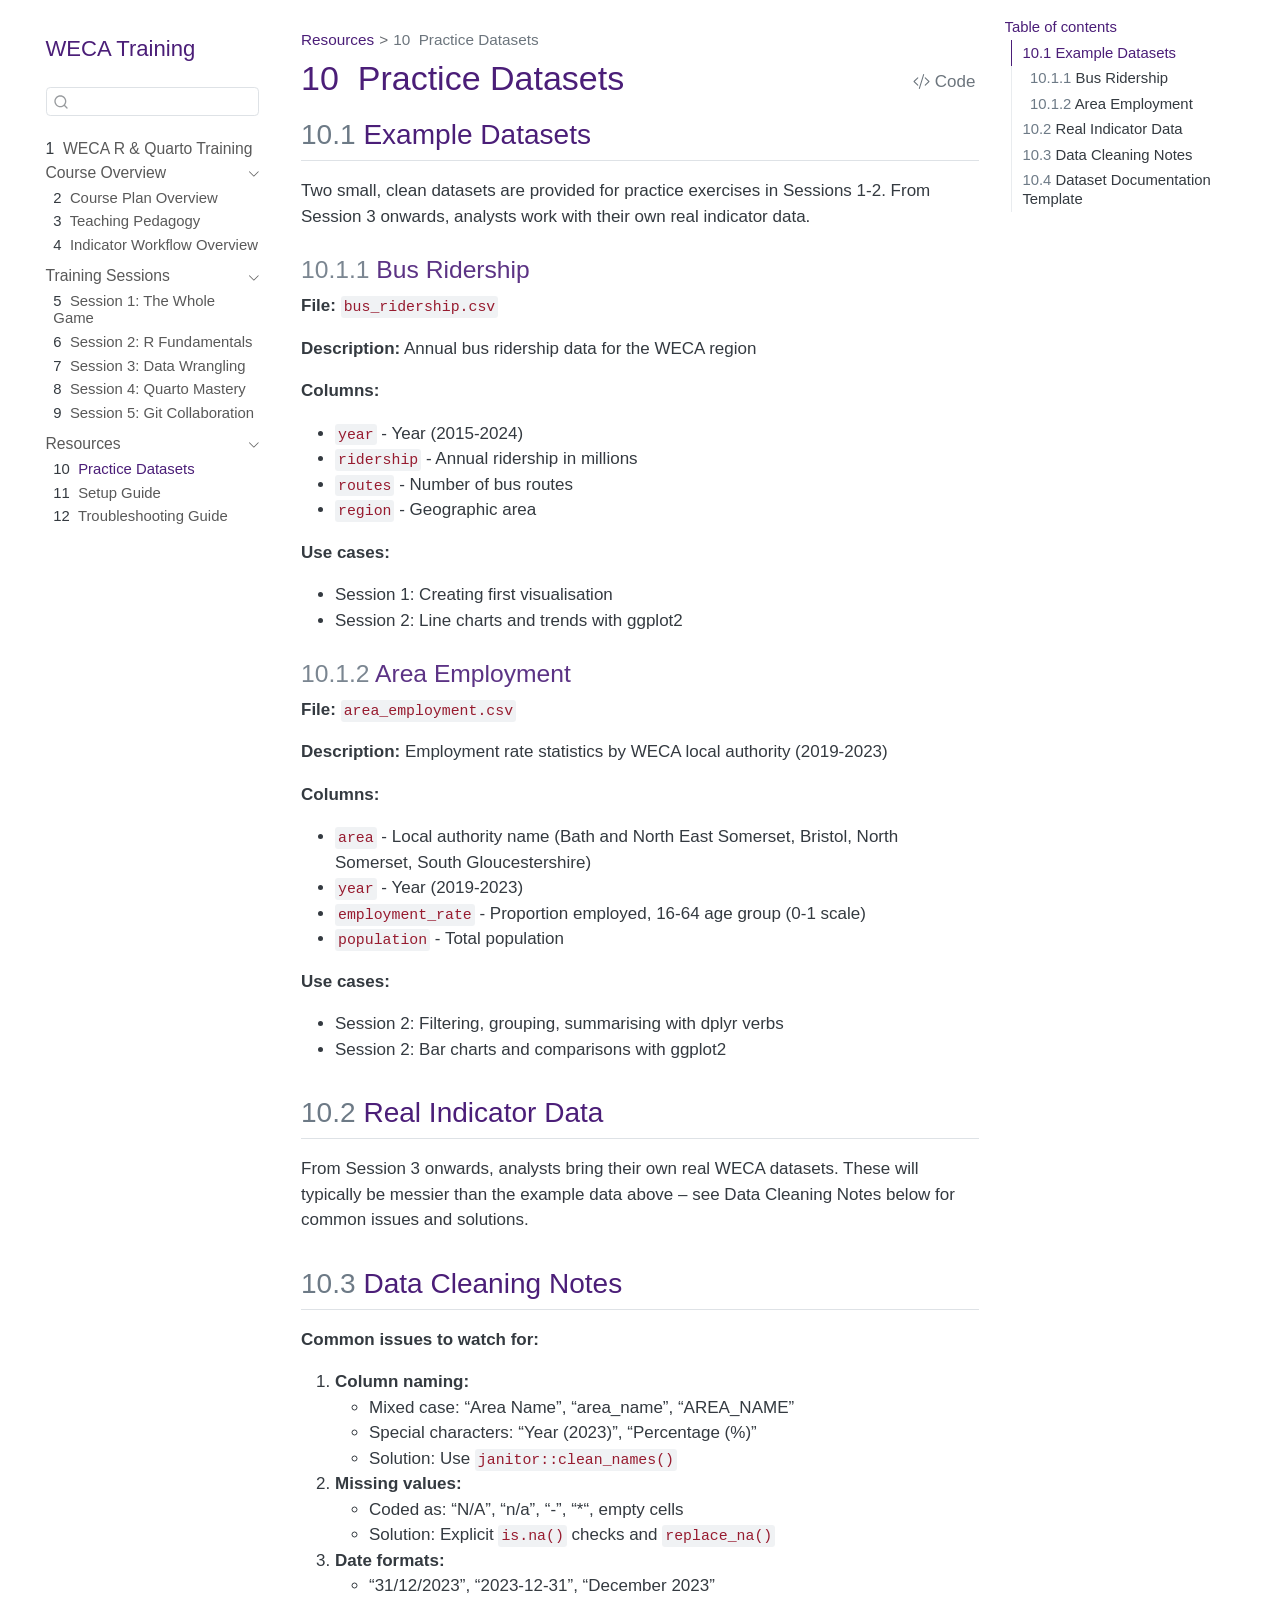
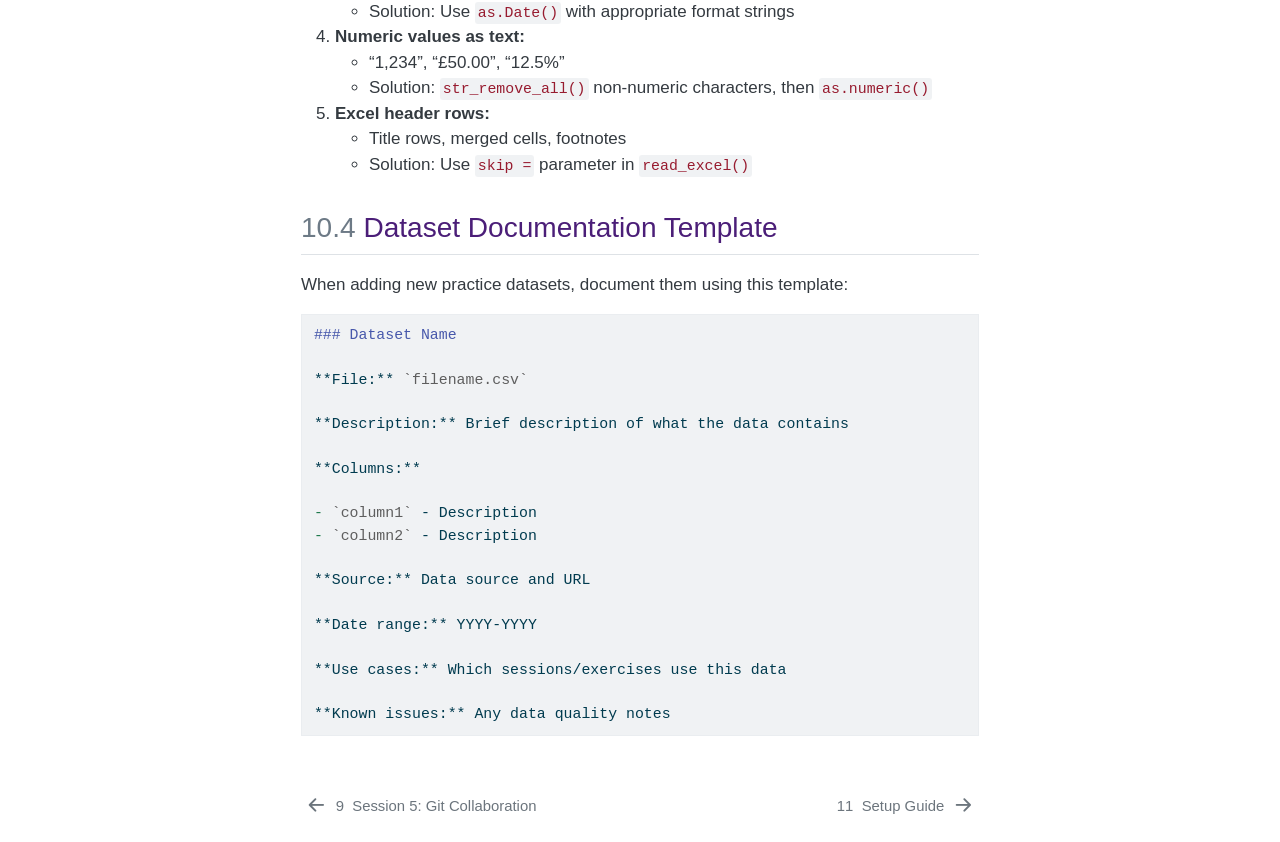
<file: _output/resources/datasets.html>
<!DOCTYPE html>
<html xmlns="http://www.w3.org/1999/xhtml" lang="en" xml:lang="en"><head>

<meta charset="utf-8">
<meta name="generator" content="quarto-1.9.37">

<meta name="viewport" content="width=device-width, initial-scale=1.0, user-scalable=yes">


<title>10&nbsp; Practice Datasets – WECA R &amp; Quarto Training</title>
<style>
/* Default styles provided by pandoc.
** See https://pandoc.org/MANUAL.html#variables-for-html for config info.
*/
code{white-space: pre-wrap;}
span.smallcaps{font-variant: small-caps;}
div.columns{display: flex; gap: min(4vw, 1.5em);}
div.column{flex: auto; overflow-x: auto;}
div.hanging-indent{margin-left: 1.5em; text-indent: -1.5em;}
ul.task-list{list-style: none;}
ul.task-list li input[type="checkbox"] {
  width: 0.8em;
  margin: 0 0.8em 0.2em -1em; /* quarto-specific, see https://github.com/quarto-dev/quarto-cli/issues/4556 */ 
  vertical-align: middle;
}
/* CSS for syntax highlighting */
html { -webkit-text-size-adjust: 100%; }
pre > code.sourceCode { white-space: pre; position: relative; }
pre > code.sourceCode > span { display: inline-block; line-height: 1.25; }
pre > code.sourceCode > span:empty { height: 1.2em; }
.sourceCode { overflow: visible; }
code.sourceCode > span { color: inherit; text-decoration: inherit; }
div.sourceCode { margin: 1em 0; }
pre.sourceCode { margin: 0; }
@media screen {
div.sourceCode { overflow: auto; }
}
@media print {
pre > code.sourceCode { white-space: pre-wrap; }
pre > code.sourceCode > span { text-indent: -5em; padding-left: 5em; }
}
pre.numberSource code
  { counter-reset: source-line 0; }
pre.numberSource code > span
  { position: relative; left: -4em; counter-increment: source-line; }
pre.numberSource code > span > a:first-child::before
  { content: counter(source-line);
    position: relative; left: -1em; text-align: right; vertical-align: baseline;
    border: none; display: inline-block;
    -webkit-touch-callout: none; -webkit-user-select: none;
    -khtml-user-select: none; -moz-user-select: none;
    -ms-user-select: none; user-select: none;
    padding: 0 4px; width: 4em;
  }
pre.numberSource { margin-left: 3em;  padding-left: 4px; }
div.sourceCode
  {   }
@media screen {
pre > code.sourceCode > span > a:first-child::before { text-decoration: underline; }
}
</style>


<script src="../site_libs/quarto-nav/quarto-nav.js"></script>
<script src="../site_libs/quarto-nav/headroom.min.js"></script>
<script src="../site_libs/clipboard/clipboard.min.js"></script>
<script src="../site_libs/quarto-search/autocomplete.umd.js"></script>
<script src="../site_libs/quarto-search/fuse.min.js"></script>
<script src="../site_libs/quarto-search/quarto-search.js"></script>
<meta name="quarto:offset" content="../">
<link href="../resources/setup-guide.html" rel="next">
<link href="../sessions/session-05.html" rel="prev">
<script src="../site_libs/quarto-html/quarto.js" type="module"></script>
<script src="../site_libs/quarto-html/tabsets/tabsets.js" type="module"></script>
<script src="../site_libs/quarto-html/popper.min.js"></script>
<script src="../site_libs/quarto-html/tippy.umd.min.js"></script>
<script src="../site_libs/quarto-html/anchor.min.js"></script>
<link href="../site_libs/quarto-html/tippy.css" rel="stylesheet">
<link href="../site_libs/quarto-html/quarto-syntax-highlighting-7f8f88aac4f3542376d5c11b86a4c14d.css" rel="stylesheet" id="quarto-text-highlighting-styles">
<script src="../site_libs/bootstrap/bootstrap.min.js"></script>
<link href="../site_libs/bootstrap/bootstrap-icons.css" rel="stylesheet">
<link href="../site_libs/bootstrap/bootstrap-47ac4aec12e2dcd3e5eabaebee350354.min.css" rel="stylesheet" append-hash="true" id="quarto-bootstrap" data-mode="light">
<script id="quarto-search-options" type="application/json">{
  "location": "sidebar",
  "copy-button": false,
  "collapse-after": 3,
  "panel-placement": "start",
  "type": "textbox",
  "limit": 50,
  "keyboard-shortcut": [
    "f",
    "/",
    "s"
  ],
  "show-item-context": false,
  "language": {
    "search-no-results-text": "No results",
    "search-matching-documents-text": "matching documents",
    "search-copy-link-title": "Copy link to search",
    "search-hide-matches-text": "Hide additional matches",
    "search-more-match-text": "more match in this document",
    "search-more-matches-text": "more matches in this document",
    "search-clear-button-title": "Clear",
    "search-text-placeholder": "",
    "search-detached-cancel-button-title": "Cancel",
    "search-submit-button-title": "Submit",
    "search-label": "Search"
  }
}</script>


</head>

<body class="nav-sidebar floating quarto-light">

<div id="quarto-search-results"></div>
  <header id="quarto-header" class="headroom fixed-top">
  <nav class="quarto-secondary-nav">
    <div class="container-fluid d-flex">
      <button type="button" class="quarto-btn-toggle btn" data-bs-toggle="collapse" role="button" data-bs-target=".quarto-sidebar-collapse-item" aria-controls="quarto-sidebar" aria-expanded="false" aria-label="Toggle sidebar navigation" onclick="if (window.quartoToggleHeadroom) { window.quartoToggleHeadroom(); }">
        <i class="bi bi-layout-text-sidebar-reverse"></i>
      </button>
        <nav class="quarto-page-breadcrumbs" aria-label="breadcrumb"><ol class="breadcrumb"><li class="breadcrumb-item"><a href="../resources/datasets.html">Resources</a></li><li class="breadcrumb-item"><a href="../resources/datasets.html"><span class="chapter-number">10</span>&nbsp; <span class="chapter-title">Practice Datasets</span></a></li></ol></nav>
        <a class="flex-grow-1" role="navigation" data-bs-toggle="collapse" data-bs-target=".quarto-sidebar-collapse-item" aria-controls="quarto-sidebar" aria-expanded="false" aria-label="Toggle sidebar navigation" onclick="if (window.quartoToggleHeadroom) { window.quartoToggleHeadroom(); }">      
        </a>
      <button type="button" class="btn quarto-search-button" aria-label="Search" onclick="window.quartoOpenSearch();">
        <i class="bi bi-search"></i>
      </button>
    </div>
  </nav>
</header>
<!-- content -->
<div id="quarto-content" class="quarto-container page-columns page-rows-contents page-layout-full">
<!-- sidebar -->
  <nav id="quarto-sidebar" class="sidebar collapse collapse-horizontal quarto-sidebar-collapse-item sidebar-navigation floating overflow-auto">
    <div class="pt-lg-2 mt-2 text-left sidebar-header">
    <div class="sidebar-title mb-0 py-0">
      <a href="../">WECA Training</a> 
    </div>
      </div>
        <div class="mt-2 flex-shrink-0 align-items-center">
        <div class="sidebar-search">
        <div id="quarto-search" class="" title="Search"></div>
        </div>
        </div>
    <div class="sidebar-menu-container"> 
    <ul class="list-unstyled mt-1">
        <li class="sidebar-item">
  <div class="sidebar-item-container"> 
  <a href="../index.html" class="sidebar-item-text sidebar-link">
 <span class="menu-text"><span class="chapter-number">1</span>&nbsp; <span class="chapter-title">WECA R &amp; Quarto Training</span></span></a>
  </div>
</li>
        <li class="sidebar-item sidebar-item-section">
      <div class="sidebar-item-container"> 
            <a class="sidebar-item-text sidebar-link text-start" data-bs-toggle="collapse" data-bs-target="#quarto-sidebar-section-1" role="navigation" aria-expanded="true">
 <span class="menu-text">Course Overview</span></a>
          <a class="sidebar-item-toggle text-start" data-bs-toggle="collapse" data-bs-target="#quarto-sidebar-section-1" role="navigation" aria-expanded="true" aria-label="Toggle section">
            <i class="bi bi-chevron-right ms-2"></i>
          </a> 
      </div>
      <ul id="quarto-sidebar-section-1" class="collapse list-unstyled sidebar-section depth1 show">  
          <li class="sidebar-item">
  <div class="sidebar-item-container"> 
  <a href="../overview/course-plan.html" class="sidebar-item-text sidebar-link">
 <span class="menu-text"><span class="chapter-number">2</span>&nbsp; <span class="chapter-title">Course Plan Overview</span></span></a>
  </div>
</li>
          <li class="sidebar-item">
  <div class="sidebar-item-container"> 
  <a href="../overview/pedagogy.html" class="sidebar-item-text sidebar-link">
 <span class="menu-text"><span class="chapter-number">3</span>&nbsp; <span class="chapter-title">Teaching Pedagogy</span></span></a>
  </div>
</li>
          <li class="sidebar-item">
  <div class="sidebar-item-container"> 
  <a href="../overview/workflow.html" class="sidebar-item-text sidebar-link">
 <span class="menu-text"><span class="chapter-number">4</span>&nbsp; <span class="chapter-title">Indicator Workflow Overview</span></span></a>
  </div>
</li>
      </ul>
  </li>
        <li class="sidebar-item sidebar-item-section">
      <div class="sidebar-item-container"> 
            <a class="sidebar-item-text sidebar-link text-start" data-bs-toggle="collapse" data-bs-target="#quarto-sidebar-section-2" role="navigation" aria-expanded="true">
 <span class="menu-text">Training Sessions</span></a>
          <a class="sidebar-item-toggle text-start" data-bs-toggle="collapse" data-bs-target="#quarto-sidebar-section-2" role="navigation" aria-expanded="true" aria-label="Toggle section">
            <i class="bi bi-chevron-right ms-2"></i>
          </a> 
      </div>
      <ul id="quarto-sidebar-section-2" class="collapse list-unstyled sidebar-section depth1 show">  
          <li class="sidebar-item">
  <div class="sidebar-item-container"> 
  <a href="../sessions/session-01.html" class="sidebar-item-text sidebar-link">
 <span class="menu-text"><span class="chapter-number">5</span>&nbsp; <span class="chapter-title">Session 1: The Whole Game</span></span></a>
  </div>
</li>
          <li class="sidebar-item">
  <div class="sidebar-item-container"> 
  <a href="../sessions/session-02.html" class="sidebar-item-text sidebar-link">
 <span class="menu-text"><span class="chapter-number">6</span>&nbsp; <span class="chapter-title">Session 2: R Fundamentals</span></span></a>
  </div>
</li>
          <li class="sidebar-item">
  <div class="sidebar-item-container"> 
  <a href="../sessions/session-03.html" class="sidebar-item-text sidebar-link">
 <span class="menu-text"><span class="chapter-number">7</span>&nbsp; <span class="chapter-title">Session 3: Data Wrangling</span></span></a>
  </div>
</li>
          <li class="sidebar-item">
  <div class="sidebar-item-container"> 
  <a href="../sessions/session-04.html" class="sidebar-item-text sidebar-link">
 <span class="menu-text"><span class="chapter-number">8</span>&nbsp; <span class="chapter-title">Session 4: Quarto Mastery</span></span></a>
  </div>
</li>
          <li class="sidebar-item">
  <div class="sidebar-item-container"> 
  <a href="../sessions/session-05.html" class="sidebar-item-text sidebar-link">
 <span class="menu-text"><span class="chapter-number">9</span>&nbsp; <span class="chapter-title">Session 5: Git Collaboration</span></span></a>
  </div>
</li>
      </ul>
  </li>
        <li class="sidebar-item sidebar-item-section">
      <div class="sidebar-item-container"> 
            <a class="sidebar-item-text sidebar-link text-start" data-bs-toggle="collapse" data-bs-target="#quarto-sidebar-section-3" role="navigation" aria-expanded="true">
 <span class="menu-text">Resources</span></a>
          <a class="sidebar-item-toggle text-start" data-bs-toggle="collapse" data-bs-target="#quarto-sidebar-section-3" role="navigation" aria-expanded="true" aria-label="Toggle section">
            <i class="bi bi-chevron-right ms-2"></i>
          </a> 
      </div>
      <ul id="quarto-sidebar-section-3" class="collapse list-unstyled sidebar-section depth1 show">  
          <li class="sidebar-item">
  <div class="sidebar-item-container"> 
  <a href="../resources/datasets.html" class="sidebar-item-text sidebar-link active">
 <span class="menu-text"><span class="chapter-number">10</span>&nbsp; <span class="chapter-title">Practice Datasets</span></span></a>
  </div>
</li>
          <li class="sidebar-item">
  <div class="sidebar-item-container"> 
  <a href="../resources/setup-guide.html" class="sidebar-item-text sidebar-link">
 <span class="menu-text"><span class="chapter-number">11</span>&nbsp; <span class="chapter-title">Setup Guide</span></span></a>
  </div>
</li>
          <li class="sidebar-item">
  <div class="sidebar-item-container"> 
  <a href="../resources/troubleshooting.html" class="sidebar-item-text sidebar-link">
 <span class="menu-text"><span class="chapter-number">12</span>&nbsp; <span class="chapter-title">Troubleshooting Guide</span></span></a>
  </div>
</li>
      </ul>
  </li>
    </ul>
    </div>
</nav>
<div id="quarto-sidebar-glass" class="quarto-sidebar-collapse-item" data-bs-toggle="collapse" data-bs-target=".quarto-sidebar-collapse-item"></div>
<!-- margin-sidebar -->
    <div id="quarto-margin-sidebar" class="sidebar margin-sidebar">
        <nav id="TOC" role="doc-toc" class="toc-active">
    <h2 id="toc-title">Table of contents</h2>
   
  <ul>
  <li><a href="#example-datasets" id="toc-example-datasets" class="nav-link active" data-scroll-target="#example-datasets"><span class="header-section-number">10.1</span> Example Datasets</a>
  <ul class="collapse">
  <li><a href="#bus-ridership" id="toc-bus-ridership" class="nav-link" data-scroll-target="#bus-ridership"><span class="header-section-number">10.1.1</span> Bus Ridership</a></li>
  <li><a href="#area-employment" id="toc-area-employment" class="nav-link" data-scroll-target="#area-employment"><span class="header-section-number">10.1.2</span> Area Employment</a></li>
  </ul></li>
  <li><a href="#real-indicator-data" id="toc-real-indicator-data" class="nav-link" data-scroll-target="#real-indicator-data"><span class="header-section-number">10.2</span> Real Indicator Data</a></li>
  <li><a href="#data-cleaning-notes" id="toc-data-cleaning-notes" class="nav-link" data-scroll-target="#data-cleaning-notes"><span class="header-section-number">10.3</span> Data Cleaning Notes</a></li>
  <li><a href="#dataset-documentation-template" id="toc-dataset-documentation-template" class="nav-link" data-scroll-target="#dataset-documentation-template"><span class="header-section-number">10.4</span> Dataset Documentation Template</a></li>
  </ul>
</nav>
    </div>
<!-- main -->
<main class="content column-body" id="quarto-document-content">

<header id="title-block-header" class="quarto-title-block default"><nav class="quarto-page-breadcrumbs quarto-title-breadcrumbs d-none d-lg-block" aria-label="breadcrumb"><ol class="breadcrumb"><li class="breadcrumb-item"><a href="../resources/datasets.html">Resources</a></li><li class="breadcrumb-item"><a href="../resources/datasets.html"><span class="chapter-number">10</span>&nbsp; <span class="chapter-title">Practice Datasets</span></a></li></ol></nav>
<div class="quarto-title">
<div class="quarto-title-block"><div><h1 class="title"><span class="chapter-number">10</span>&nbsp; <span class="chapter-title">Practice Datasets</span></h1><button type="button" class="btn code-tools-button" id="quarto-code-tools-source"><i class="bi"></i> Code</button></div></div>
</div>



<div class="quarto-title-meta column-body">

    
  
    
  </div>
  


</header>


<section id="example-datasets" class="level2" data-number="10.1">
<h2 data-number="10.1" class="anchored" data-anchor-id="example-datasets"><span class="header-section-number">10.1</span> Example Datasets</h2>
<p>Two small, clean datasets are provided for practice exercises in Sessions 1-2. From Session 3 onwards, analysts work with their own real indicator data.</p>
<section id="bus-ridership" class="level3" data-number="10.1.1">
<h3 data-number="10.1.1" class="anchored" data-anchor-id="bus-ridership"><span class="header-section-number">10.1.1</span> Bus Ridership</h3>
<p><strong>File:</strong> <code>bus_ridership.csv</code></p>
<p><strong>Description:</strong> Annual bus ridership data for the WECA region</p>
<p><strong>Columns:</strong></p>
<ul>
<li><code>year</code> - Year (2015-2024)</li>
<li><code>ridership</code> - Annual ridership in millions</li>
<li><code>routes</code> - Number of bus routes</li>
<li><code>region</code> - Geographic area</li>
</ul>
<p><strong>Use cases:</strong></p>
<ul>
<li>Session 1: Creating first visualisation</li>
<li>Session 2: Line charts and trends with ggplot2</li>
</ul>
</section>
<section id="area-employment" class="level3" data-number="10.1.2">
<h3 data-number="10.1.2" class="anchored" data-anchor-id="area-employment"><span class="header-section-number">10.1.2</span> Area Employment</h3>
<p><strong>File:</strong> <code>area_employment.csv</code></p>
<p><strong>Description:</strong> Employment rate statistics by WECA local authority (2019-2023)</p>
<p><strong>Columns:</strong></p>
<ul>
<li><code>area</code> - Local authority name (Bath and North East Somerset, Bristol, North Somerset, South Gloucestershire)</li>
<li><code>year</code> - Year (2019-2023)</li>
<li><code>employment_rate</code> - Proportion employed, 16-64 age group (0-1 scale)</li>
<li><code>population</code> - Total population</li>
</ul>
<p><strong>Use cases:</strong></p>
<ul>
<li>Session 2: Filtering, grouping, summarising with dplyr verbs</li>
<li>Session 2: Bar charts and comparisons with ggplot2</li>
</ul>
</section>
</section>
<section id="real-indicator-data" class="level2" data-number="10.2">
<h2 data-number="10.2" class="anchored" data-anchor-id="real-indicator-data"><span class="header-section-number">10.2</span> Real Indicator Data</h2>
<p>From Session 3 onwards, analysts bring their own real WECA datasets. These will typically be messier than the example data above – see Data Cleaning Notes below for common issues and solutions.</p>
</section>
<section id="data-cleaning-notes" class="level2" data-number="10.3">
<h2 data-number="10.3" class="anchored" data-anchor-id="data-cleaning-notes"><span class="header-section-number">10.3</span> Data Cleaning Notes</h2>
<p><strong>Common issues to watch for:</strong></p>
<ol type="1">
<li><strong>Column naming:</strong>
<ul>
<li>Mixed case: “Area Name”, “area_name”, “AREA_NAME”</li>
<li>Special characters: “Year (2023)”, “Percentage (%)”</li>
<li>Solution: Use <code>janitor::clean_names()</code></li>
</ul></li>
<li><strong>Missing values:</strong>
<ul>
<li>Coded as: “N/A”, “n/a”, “-”, “*“, empty cells</li>
<li>Solution: Explicit <code>is.na()</code> checks and <code>replace_na()</code></li>
</ul></li>
<li><strong>Date formats:</strong>
<ul>
<li>“31/12/2023”, “2023-12-31”, “December 2023”</li>
<li>Solution: Use <code>as.Date()</code> with appropriate format strings</li>
</ul></li>
<li><strong>Numeric values as text:</strong>
<ul>
<li>“1,234”, “£50.00”, “12.5%”</li>
<li>Solution: <code>str_remove_all()</code> non-numeric characters, then <code>as.numeric()</code></li>
</ul></li>
<li><strong>Excel header rows:</strong>
<ul>
<li>Title rows, merged cells, footnotes</li>
<li>Solution: Use <code>skip =</code> parameter in <code>read_excel()</code></li>
</ul></li>
</ol>
</section>
<section id="dataset-documentation-template" class="level2" data-number="10.4">
<h2 data-number="10.4" class="anchored" data-anchor-id="dataset-documentation-template"><span class="header-section-number">10.4</span> Dataset Documentation Template</h2>
<p>When adding new practice datasets, document them using this template:</p>
<div class="code-copy-outer-scaffold"><div class="sourceCode" id="cb1"><pre class="sourceCode markdown code-with-copy"><code class="sourceCode markdown"><span id="cb1-1"><a href="#cb1-1" aria-hidden="true" tabindex="-1"></a><span class="fu">### Dataset Name</span></span>
<span id="cb1-2"><a href="#cb1-2" aria-hidden="true" tabindex="-1"></a></span>
<span id="cb1-3"><a href="#cb1-3" aria-hidden="true" tabindex="-1"></a>**File:** <span class="in">`filename.csv`</span></span>
<span id="cb1-4"><a href="#cb1-4" aria-hidden="true" tabindex="-1"></a></span>
<span id="cb1-5"><a href="#cb1-5" aria-hidden="true" tabindex="-1"></a>**Description:** Brief description of what the data contains</span>
<span id="cb1-6"><a href="#cb1-6" aria-hidden="true" tabindex="-1"></a></span>
<span id="cb1-7"><a href="#cb1-7" aria-hidden="true" tabindex="-1"></a>**Columns:**</span>
<span id="cb1-8"><a href="#cb1-8" aria-hidden="true" tabindex="-1"></a></span>
<span id="cb1-9"><a href="#cb1-9" aria-hidden="true" tabindex="-1"></a><span class="ss">- </span><span class="in">`column1`</span> - Description</span>
<span id="cb1-10"><a href="#cb1-10" aria-hidden="true" tabindex="-1"></a><span class="ss">- </span><span class="in">`column2`</span> - Description</span>
<span id="cb1-11"><a href="#cb1-11" aria-hidden="true" tabindex="-1"></a></span>
<span id="cb1-12"><a href="#cb1-12" aria-hidden="true" tabindex="-1"></a>**Source:** Data source and URL</span>
<span id="cb1-13"><a href="#cb1-13" aria-hidden="true" tabindex="-1"></a></span>
<span id="cb1-14"><a href="#cb1-14" aria-hidden="true" tabindex="-1"></a>**Date range:** YYYY-YYYY</span>
<span id="cb1-15"><a href="#cb1-15" aria-hidden="true" tabindex="-1"></a></span>
<span id="cb1-16"><a href="#cb1-16" aria-hidden="true" tabindex="-1"></a>**Use cases:** Which sessions/exercises use this data</span>
<span id="cb1-17"><a href="#cb1-17" aria-hidden="true" tabindex="-1"></a></span>
<span id="cb1-18"><a href="#cb1-18" aria-hidden="true" tabindex="-1"></a>**Known issues:** Any data quality notes</span></code></pre></div><button title="Copy to Clipboard" class="code-copy-button"><i class="bi"></i></button></div>


<!-- -->

</section>

</main> <!-- /main -->
<script id="quarto-html-after-body" type="application/javascript">
  window.document.addEventListener("DOMContentLoaded", function (event) {
    const icon = "";
    const anchorJS = new window.AnchorJS();
    anchorJS.options = {
      placement: 'right',
      icon: icon
    };
    anchorJS.add('.anchored');
    const isCodeAnnotation = (el) => {
      for (const clz of el.classList) {
        if (clz.startsWith('code-annotation-')) {                     
          return true;
        }
      }
      return false;
    }
    const onCopySuccess = function(e) {
      // button target
      const button = e.trigger;
      // don't keep focus
      button.blur();
      // flash "checked"
      button.classList.add('code-copy-button-checked');
      var currentTitle = button.getAttribute("title");
      button.setAttribute("title", "Copied!");
      let tooltip;
      if (window.bootstrap) {
        button.setAttribute("data-bs-toggle", "tooltip");
        button.setAttribute("data-bs-placement", "left");
        button.setAttribute("data-bs-title", "Copied!");
        tooltip = new bootstrap.Tooltip(button, 
          { trigger: "manual", 
            customClass: "code-copy-button-tooltip",
            offset: [0, -8]});
        tooltip.show();    
      }
      setTimeout(function() {
        if (tooltip) {
          tooltip.hide();
          button.removeAttribute("data-bs-title");
          button.removeAttribute("data-bs-toggle");
          button.removeAttribute("data-bs-placement");
        }
        button.setAttribute("title", currentTitle);
        button.classList.remove('code-copy-button-checked');
      }, 1000);
      // clear code selection
      e.clearSelection();
    }
    const getTextToCopy = function(trigger) {
      const outerScaffold = trigger.parentElement.cloneNode(true);
      const codeEl = outerScaffold.querySelector('code');
      for (const childEl of codeEl.children) {
        if (isCodeAnnotation(childEl)) {
          childEl.remove();
        }
      }
      return codeEl.innerText;
    }
    const clipboard = new window.ClipboardJS('.code-copy-button:not([data-in-quarto-modal])', {
      text: getTextToCopy
    });
    clipboard.on('success', onCopySuccess);
    if (window.document.getElementById('quarto-embedded-source-code-modal')) {
      const clipboardModal = new window.ClipboardJS('.code-copy-button[data-in-quarto-modal]', {
        text: getTextToCopy,
        container: window.document.getElementById('quarto-embedded-source-code-modal')
      });
      clipboardModal.on('success', onCopySuccess);
    }
    const viewSource = window.document.getElementById('quarto-view-source') ||
                       window.document.getElementById('quarto-code-tools-source');
    if (viewSource) {
      const sourceUrl = viewSource.getAttribute("data-quarto-source-url");
      viewSource.addEventListener("click", function(e) {
        if (sourceUrl) {
          // rstudio viewer pane
          if (/\bcapabilities=\b/.test(window.location)) {
            window.open(sourceUrl);
          } else {
            window.location.href = sourceUrl;
          }
        } else {
          const modal = new bootstrap.Modal(document.getElementById('quarto-embedded-source-code-modal'));
          modal.show();
        }
        return false;
      });
    }
    function toggleCodeHandler(show) {
      return function(e) {
        const detailsSrc = window.document.querySelectorAll(".cell > details > .sourceCode");
        for (let i=0; i<detailsSrc.length; i++) {
          const details = detailsSrc[i].parentElement;
          if (show) {
            details.open = true;
          } else {
            details.removeAttribute("open");
          }
        }
        const cellCodeDivs = window.document.querySelectorAll(".cell > .sourceCode");
        const fromCls = show ? "hidden" : "unhidden";
        const toCls = show ? "unhidden" : "hidden";
        for (let i=0; i<cellCodeDivs.length; i++) {
          const codeDiv = cellCodeDivs[i];
          if (codeDiv.classList.contains(fromCls)) {
            codeDiv.classList.remove(fromCls);
            codeDiv.classList.add(toCls);
          } 
        }
        return false;
      }
    }
    const hideAllCode = window.document.getElementById("quarto-hide-all-code");
    if (hideAllCode) {
      hideAllCode.addEventListener("click", toggleCodeHandler(false));
    }
    const showAllCode = window.document.getElementById("quarto-show-all-code");
    if (showAllCode) {
      showAllCode.addEventListener("click", toggleCodeHandler(true));
    }
      var localhostRegex = new RegExp(/^(?:http|https):\/\/localhost\:?[0-9]*\//);
      var mailtoRegex = new RegExp(/^mailto:/);
        var filterRegex = new RegExp('/' + window.location.host + '/');
      var isInternal = (href) => {
          return filterRegex.test(href) || localhostRegex.test(href) || mailtoRegex.test(href);
      }
      // Inspect non-navigation links and adorn them if external
     var links = window.document.querySelectorAll('a[href]:not(.nav-link):not(.navbar-brand):not(.toc-action):not(.sidebar-link):not(.sidebar-item-toggle):not(.pagination-link):not(.no-external):not([aria-hidden]):not(.dropdown-item):not(.quarto-navigation-tool):not(.about-link)');
      for (var i=0; i<links.length; i++) {
        const link = links[i];
        if (!isInternal(link.href)) {
          // undo the damage that might have been done by quarto-nav.js in the case of
          // links that we want to consider external
          if (link.dataset.originalHref !== undefined) {
            link.href = link.dataset.originalHref;
          }
            // target, if specified
            link.setAttribute("target", "_blank");
            if (link.getAttribute("rel") === null) {
              link.setAttribute("rel", "noopener");
            }
        }
      }
    function tippyHover(el, contentFn, onTriggerFn, onUntriggerFn) {
      const config = {
        allowHTML: true,
        maxWidth: 500,
        delay: 100,
        arrow: false,
        appendTo: function(el) {
            return el.parentElement;
        },
        interactive: true,
        interactiveBorder: 10,
        theme: 'quarto',
        placement: 'bottom-start',
      };
      if (contentFn) {
        config.content = contentFn;
      }
      if (onTriggerFn) {
        config.onTrigger = onTriggerFn;
      }
      if (onUntriggerFn) {
        config.onUntrigger = onUntriggerFn;
      }
      window.tippy(el, config); 
    }
    const noterefs = window.document.querySelectorAll('a[role="doc-noteref"]');
    for (var i=0; i<noterefs.length; i++) {
      const ref = noterefs[i];
      tippyHover(ref, function() {
        // use id or data attribute instead here
        let href = ref.getAttribute('data-footnote-href') || ref.getAttribute('href');
        try { href = new URL(href).hash; } catch {}
        const id = href.replace(/^#\/?/, "");
        const note = window.document.getElementById(id);
        if (note) {
          return note.innerHTML;
        } else {
          return "";
        }
      });
    }
    const xrefs = window.document.querySelectorAll('a.quarto-xref');
    const processXRef = (id, note) => {
      // Strip column container classes
      const stripColumnClz = (el) => {
        el.classList.remove("page-full", "page-columns");
        if (el.children) {
          for (const child of el.children) {
            stripColumnClz(child);
          }
        }
      }
      stripColumnClz(note)
      if (id === null || id.startsWith('sec-')) {
        // Special case sections, only their first couple elements
        const container = document.createElement("div");
        if (note.children && note.children.length > 2) {
          container.appendChild(note.children[0].cloneNode(true));
          for (let i = 1; i < note.children.length; i++) {
            const child = note.children[i];
            if (child.tagName === "P" && child.innerText === "") {
              continue;
            } else {
              container.appendChild(child.cloneNode(true));
              break;
            }
          }
          if (window.Quarto?.typesetMath) {
            window.Quarto.typesetMath(container);
          }
          return container.innerHTML
        } else {
          if (window.Quarto?.typesetMath) {
            window.Quarto.typesetMath(note);
          }
          return note.innerHTML;
        }
      } else {
        // Remove any anchor links if they are present
        const anchorLink = note.querySelector('a.anchorjs-link');
        if (anchorLink) {
          anchorLink.remove();
        }
        if (window.Quarto?.typesetMath) {
          window.Quarto.typesetMath(note);
        }
        if (note.classList.contains("callout")) {
          return note.outerHTML;
        } else {
          return note.innerHTML;
        }
      }
    }
    for (var i=0; i<xrefs.length; i++) {
      const xref = xrefs[i];
      tippyHover(xref, undefined, function(instance) {
        instance.disable();
        let url = xref.getAttribute('href');
        let hash = undefined; 
        if (url.startsWith('#')) {
          hash = url;
        } else {
          try { hash = new URL(url).hash; } catch {}
        }
        if (hash) {
          const id = hash.replace(/^#\/?/, "");
          const note = window.document.getElementById(id);
          if (note !== null) {
            try {
              const html = processXRef(id, note.cloneNode(true));
              instance.setContent(html);
            } finally {
              instance.enable();
              instance.show();
            }
          } else {
            // See if we can fetch this
            fetch(url.split('#')[0])
            .then(res => res.text())
            .then(html => {
              const parser = new DOMParser();
              const htmlDoc = parser.parseFromString(html, "text/html");
              const note = htmlDoc.getElementById(id);
              if (note !== null) {
                const html = processXRef(id, note);
                instance.setContent(html);
              } 
            }).finally(() => {
              instance.enable();
              instance.show();
            });
          }
        } else {
          // See if we can fetch a full url (with no hash to target)
          // This is a special case and we should probably do some content thinning / targeting
          fetch(url)
          .then(res => res.text())
          .then(html => {
            const parser = new DOMParser();
            const htmlDoc = parser.parseFromString(html, "text/html");
            const note = htmlDoc.querySelector('main.content');
            if (note !== null) {
              // This should only happen for chapter cross references
              // (since there is no id in the URL)
              // remove the first header
              if (note.children.length > 0 && note.children[0].tagName === "HEADER") {
                note.children[0].remove();
              }
              const html = processXRef(null, note);
              instance.setContent(html);
            } 
          }).finally(() => {
            instance.enable();
            instance.show();
          });
        }
      }, function(instance) {
      });
    }
        let selectedAnnoteEl;
        const selectorForAnnotation = ( cell, annotation) => {
          let cellAttr = 'data-code-cell="' + cell + '"';
          let lineAttr = 'data-code-annotation="' +  annotation + '"';
          const selector = 'span[' + cellAttr + '][' + lineAttr + ']';
          return selector;
        }
        const selectCodeLines = (annoteEl) => {
          const doc = window.document;
          const targetCell = annoteEl.getAttribute("data-target-cell");
          const targetAnnotation = annoteEl.getAttribute("data-target-annotation");
          const annoteSpan = window.document.querySelector(selectorForAnnotation(targetCell, targetAnnotation));
          const lines = annoteSpan.getAttribute("data-code-lines").split(",");
          const lineIds = lines.map((line) => {
            return targetCell + "-" + line;
          })
          let top = null;
          let height = null;
          let parent = null;
          if (lineIds.length > 0) {
              //compute the position of the single el (top and bottom and make a div)
              const el = window.document.getElementById(lineIds[0]);
              top = el.offsetTop;
              height = el.offsetHeight;
              parent = el.parentElement.parentElement;
            if (lineIds.length > 1) {
              const lastEl = window.document.getElementById(lineIds[lineIds.length - 1]);
              const bottom = lastEl.offsetTop + lastEl.offsetHeight;
              height = bottom - top;
            }
            if (top !== null && height !== null && parent !== null) {
              // cook up a div (if necessary) and position it 
              let div = window.document.getElementById("code-annotation-line-highlight");
              if (div === null) {
                div = window.document.createElement("div");
                div.setAttribute("id", "code-annotation-line-highlight");
                div.style.position = 'absolute';
                parent.appendChild(div);
              }
              div.style.top = top - 2 + "px";
              div.style.height = height + 4 + "px";
              div.style.left = 0;
              let gutterDiv = window.document.getElementById("code-annotation-line-highlight-gutter");
              if (gutterDiv === null) {
                gutterDiv = window.document.createElement("div");
                gutterDiv.setAttribute("id", "code-annotation-line-highlight-gutter");
                gutterDiv.style.position = 'absolute';
                const codeCell = window.document.getElementById(targetCell);
                const gutter = codeCell.querySelector('.code-annotation-gutter');
                gutter.appendChild(gutterDiv);
              }
              gutterDiv.style.top = top - 2 + "px";
              gutterDiv.style.height = height + 4 + "px";
            }
            selectedAnnoteEl = annoteEl;
          }
        };
        const unselectCodeLines = () => {
          const elementsIds = ["code-annotation-line-highlight", "code-annotation-line-highlight-gutter"];
          elementsIds.forEach((elId) => {
            const div = window.document.getElementById(elId);
            if (div) {
              div.remove();
            }
          });
          selectedAnnoteEl = undefined;
        };
          // Handle positioning of the toggle
      window.addEventListener(
        "resize",
        throttle(() => {
          elRect = undefined;
          if (selectedAnnoteEl) {
            selectCodeLines(selectedAnnoteEl);
          }
        }, 10)
      );
      function throttle(fn, ms) {
      let throttle = false;
      let timer;
        return (...args) => {
          if(!throttle) { // first call gets through
              fn.apply(this, args);
              throttle = true;
          } else { // all the others get throttled
              if(timer) clearTimeout(timer); // cancel #2
              timer = setTimeout(() => {
                fn.apply(this, args);
                timer = throttle = false;
              }, ms);
          }
        };
      }
        // Attach click handler to the DT
        const annoteDls = window.document.querySelectorAll('dt[data-target-cell]');
        for (const annoteDlNode of annoteDls) {
          annoteDlNode.addEventListener('click', (event) => {
            const clickedEl = event.target;
            if (clickedEl !== selectedAnnoteEl) {
              unselectCodeLines();
              const activeEl = window.document.querySelector('dt[data-target-cell].code-annotation-active');
              if (activeEl) {
                activeEl.classList.remove('code-annotation-active');
              }
              selectCodeLines(clickedEl);
              clickedEl.classList.add('code-annotation-active');
            } else {
              // Unselect the line
              unselectCodeLines();
              clickedEl.classList.remove('code-annotation-active');
            }
          });
        }
    const findCites = (el) => {
      const parentEl = el.parentElement;
      if (parentEl) {
        const cites = parentEl.dataset.cites;
        if (cites) {
          return {
            el,
            cites: cites.split(' ')
          };
        } else {
          return findCites(el.parentElement)
        }
      } else {
        return undefined;
      }
    };
    var bibliorefs = window.document.querySelectorAll('a[role="doc-biblioref"]');
    for (var i=0; i<bibliorefs.length; i++) {
      const ref = bibliorefs[i];
      const citeInfo = findCites(ref);
      if (citeInfo) {
        tippyHover(citeInfo.el, function() {
          var popup = window.document.createElement('div');
          citeInfo.cites.forEach(function(cite) {
            var citeDiv = window.document.createElement('div');
            citeDiv.classList.add('hanging-indent');
            citeDiv.classList.add('csl-entry');
            var biblioDiv = window.document.getElementById('ref-' + cite);
            if (biblioDiv) {
              citeDiv.innerHTML = biblioDiv.innerHTML;
            }
            popup.appendChild(citeDiv);
          });
          return popup.innerHTML;
        });
      }
    }
  });
  </script>
<nav class="page-navigation column-body">
  <div class="nav-page nav-page-previous">
      <a href="../sessions/session-05.html" class="pagination-link" aria-label="Session 5: Git Collaboration">
        <i class="bi bi-arrow-left-short"></i> <span class="nav-page-text"><span class="chapter-number">9</span>&nbsp; <span class="chapter-title">Session 5: Git Collaboration</span></span>
      </a>          
  </div>
  <div class="nav-page nav-page-next">
      <a href="../resources/setup-guide.html" class="pagination-link" aria-label="Setup Guide">
        <span class="nav-page-text"><span class="chapter-number">11</span>&nbsp; <span class="chapter-title">Setup Guide</span></span> <i class="bi bi-arrow-right-short"></i>
      </a>
  </div>
</nav><div class="modal fade" id="quarto-embedded-source-code-modal" tabindex="-1" aria-labelledby="quarto-embedded-source-code-modal-label" aria-hidden="true"><div class="modal-dialog modal-dialog-scrollable"><div class="modal-content"><div class="modal-header"><h5 class="modal-title" id="quarto-embedded-source-code-modal-label">Source Code</h5><button class="btn-close" data-bs-dismiss="modal"></button></div><div class="modal-body"><div class="">
<div class="code-copy-outer-scaffold"><div class="sourceCode" id="cb2" data-shortcodes="false"><pre class="sourceCode markdown code-with-copy"><code class="sourceCode markdown"><span id="cb2-1"><a href="#cb2-1" aria-hidden="true" tabindex="-1"></a><span class="co">---</span></span>
<span id="cb2-2"><a href="#cb2-2" aria-hidden="true" tabindex="-1"></a><span class="an">title:</span><span class="co"> "Practice Datasets"</span></span>
<span id="cb2-3"><a href="#cb2-3" aria-hidden="true" tabindex="-1"></a><span class="co">---</span></span>
<span id="cb2-4"><a href="#cb2-4" aria-hidden="true" tabindex="-1"></a></span>
<span id="cb2-5"><a href="#cb2-5" aria-hidden="true" tabindex="-1"></a><span class="fu">## Example Datasets</span></span>
<span id="cb2-6"><a href="#cb2-6" aria-hidden="true" tabindex="-1"></a></span>
<span id="cb2-7"><a href="#cb2-7" aria-hidden="true" tabindex="-1"></a>Two small, clean datasets are provided for practice exercises in Sessions 1-2. From Session 3 onwards, analysts work with their own real indicator data.</span>
<span id="cb2-8"><a href="#cb2-8" aria-hidden="true" tabindex="-1"></a></span>
<span id="cb2-9"><a href="#cb2-9" aria-hidden="true" tabindex="-1"></a><span class="fu">### Bus Ridership</span></span>
<span id="cb2-10"><a href="#cb2-10" aria-hidden="true" tabindex="-1"></a></span>
<span id="cb2-11"><a href="#cb2-11" aria-hidden="true" tabindex="-1"></a>**File:** <span class="in">`bus_ridership.csv`</span></span>
<span id="cb2-12"><a href="#cb2-12" aria-hidden="true" tabindex="-1"></a></span>
<span id="cb2-13"><a href="#cb2-13" aria-hidden="true" tabindex="-1"></a>**Description:** Annual bus ridership data for the WECA region</span>
<span id="cb2-14"><a href="#cb2-14" aria-hidden="true" tabindex="-1"></a></span>
<span id="cb2-15"><a href="#cb2-15" aria-hidden="true" tabindex="-1"></a>**Columns:**</span>
<span id="cb2-16"><a href="#cb2-16" aria-hidden="true" tabindex="-1"></a></span>
<span id="cb2-17"><a href="#cb2-17" aria-hidden="true" tabindex="-1"></a><span class="ss">- </span><span class="in">`year`</span> - Year (2015-2024)</span>
<span id="cb2-18"><a href="#cb2-18" aria-hidden="true" tabindex="-1"></a><span class="ss">- </span><span class="in">`ridership`</span> - Annual ridership in millions</span>
<span id="cb2-19"><a href="#cb2-19" aria-hidden="true" tabindex="-1"></a><span class="ss">- </span><span class="in">`routes`</span> - Number of bus routes</span>
<span id="cb2-20"><a href="#cb2-20" aria-hidden="true" tabindex="-1"></a><span class="ss">- </span><span class="in">`region`</span> - Geographic area</span>
<span id="cb2-21"><a href="#cb2-21" aria-hidden="true" tabindex="-1"></a></span>
<span id="cb2-22"><a href="#cb2-22" aria-hidden="true" tabindex="-1"></a>**Use cases:**</span>
<span id="cb2-23"><a href="#cb2-23" aria-hidden="true" tabindex="-1"></a></span>
<span id="cb2-24"><a href="#cb2-24" aria-hidden="true" tabindex="-1"></a><span class="ss">- </span>Session 1: Creating first visualisation</span>
<span id="cb2-25"><a href="#cb2-25" aria-hidden="true" tabindex="-1"></a><span class="ss">- </span>Session 2: Line charts and trends with ggplot2</span>
<span id="cb2-26"><a href="#cb2-26" aria-hidden="true" tabindex="-1"></a></span>
<span id="cb2-27"><a href="#cb2-27" aria-hidden="true" tabindex="-1"></a><span class="fu">### Area Employment</span></span>
<span id="cb2-28"><a href="#cb2-28" aria-hidden="true" tabindex="-1"></a></span>
<span id="cb2-29"><a href="#cb2-29" aria-hidden="true" tabindex="-1"></a>**File:** <span class="in">`area_employment.csv`</span></span>
<span id="cb2-30"><a href="#cb2-30" aria-hidden="true" tabindex="-1"></a></span>
<span id="cb2-31"><a href="#cb2-31" aria-hidden="true" tabindex="-1"></a>**Description:** Employment rate statistics by WECA local authority (2019-2023)</span>
<span id="cb2-32"><a href="#cb2-32" aria-hidden="true" tabindex="-1"></a></span>
<span id="cb2-33"><a href="#cb2-33" aria-hidden="true" tabindex="-1"></a>**Columns:**</span>
<span id="cb2-34"><a href="#cb2-34" aria-hidden="true" tabindex="-1"></a></span>
<span id="cb2-35"><a href="#cb2-35" aria-hidden="true" tabindex="-1"></a><span class="ss">- </span><span class="in">`area`</span> - Local authority name (Bath and North East Somerset, Bristol, North Somerset, South Gloucestershire)</span>
<span id="cb2-36"><a href="#cb2-36" aria-hidden="true" tabindex="-1"></a><span class="ss">- </span><span class="in">`year`</span> - Year (2019-2023)</span>
<span id="cb2-37"><a href="#cb2-37" aria-hidden="true" tabindex="-1"></a><span class="ss">- </span><span class="in">`employment_rate`</span> - Proportion employed, 16-64 age group (0-1 scale)</span>
<span id="cb2-38"><a href="#cb2-38" aria-hidden="true" tabindex="-1"></a><span class="ss">- </span><span class="in">`population`</span> - Total population</span>
<span id="cb2-39"><a href="#cb2-39" aria-hidden="true" tabindex="-1"></a></span>
<span id="cb2-40"><a href="#cb2-40" aria-hidden="true" tabindex="-1"></a>**Use cases:**</span>
<span id="cb2-41"><a href="#cb2-41" aria-hidden="true" tabindex="-1"></a></span>
<span id="cb2-42"><a href="#cb2-42" aria-hidden="true" tabindex="-1"></a><span class="ss">- </span>Session 2: Filtering, grouping, summarising with dplyr verbs</span>
<span id="cb2-43"><a href="#cb2-43" aria-hidden="true" tabindex="-1"></a><span class="ss">- </span>Session 2: Bar charts and comparisons with ggplot2</span>
<span id="cb2-44"><a href="#cb2-44" aria-hidden="true" tabindex="-1"></a></span>
<span id="cb2-45"><a href="#cb2-45" aria-hidden="true" tabindex="-1"></a><span class="fu">## Real Indicator Data</span></span>
<span id="cb2-46"><a href="#cb2-46" aria-hidden="true" tabindex="-1"></a></span>
<span id="cb2-47"><a href="#cb2-47" aria-hidden="true" tabindex="-1"></a>From Session 3 onwards, analysts bring their own real WECA datasets. These will typically be messier than the example data above -- see Data Cleaning Notes below for common issues and solutions.</span>
<span id="cb2-48"><a href="#cb2-48" aria-hidden="true" tabindex="-1"></a></span>
<span id="cb2-49"><a href="#cb2-49" aria-hidden="true" tabindex="-1"></a><span class="fu">## Data Cleaning Notes</span></span>
<span id="cb2-50"><a href="#cb2-50" aria-hidden="true" tabindex="-1"></a></span>
<span id="cb2-51"><a href="#cb2-51" aria-hidden="true" tabindex="-1"></a>**Common issues to watch for:**</span>
<span id="cb2-52"><a href="#cb2-52" aria-hidden="true" tabindex="-1"></a></span>
<span id="cb2-53"><a href="#cb2-53" aria-hidden="true" tabindex="-1"></a><span class="ss">1. </span>**Column naming:**</span>
<span id="cb2-54"><a href="#cb2-54" aria-hidden="true" tabindex="-1"></a><span class="ss">   - </span>Mixed case: "Area Name", "area_name", "AREA_NAME"</span>
<span id="cb2-55"><a href="#cb2-55" aria-hidden="true" tabindex="-1"></a><span class="ss">   - </span>Special characters: "Year (2023)", "Percentage (%)"</span>
<span id="cb2-56"><a href="#cb2-56" aria-hidden="true" tabindex="-1"></a><span class="ss">   - </span>Solution: Use <span class="in">`janitor::clean_names()`</span></span>
<span id="cb2-57"><a href="#cb2-57" aria-hidden="true" tabindex="-1"></a></span>
<span id="cb2-58"><a href="#cb2-58" aria-hidden="true" tabindex="-1"></a><span class="ss">2. </span>**Missing values:**</span>
<span id="cb2-59"><a href="#cb2-59" aria-hidden="true" tabindex="-1"></a><span class="ss">   - </span>Coded as: "N/A", "n/a", "-", "*", empty cells</span>
<span id="cb2-60"><a href="#cb2-60" aria-hidden="true" tabindex="-1"></a><span class="ss">   - </span>Solution: Explicit <span class="in">`is.na()`</span> checks and <span class="in">`replace_na()`</span></span>
<span id="cb2-61"><a href="#cb2-61" aria-hidden="true" tabindex="-1"></a></span>
<span id="cb2-62"><a href="#cb2-62" aria-hidden="true" tabindex="-1"></a><span class="ss">3. </span>**Date formats:**</span>
<span id="cb2-63"><a href="#cb2-63" aria-hidden="true" tabindex="-1"></a><span class="ss">   - </span>"31/12/2023", "2023-12-31", "December 2023"</span>
<span id="cb2-64"><a href="#cb2-64" aria-hidden="true" tabindex="-1"></a><span class="ss">   - </span>Solution: Use <span class="in">`as.Date()`</span> with appropriate format strings</span>
<span id="cb2-65"><a href="#cb2-65" aria-hidden="true" tabindex="-1"></a></span>
<span id="cb2-66"><a href="#cb2-66" aria-hidden="true" tabindex="-1"></a><span class="ss">4. </span>**Numeric values as text:**</span>
<span id="cb2-67"><a href="#cb2-67" aria-hidden="true" tabindex="-1"></a><span class="ss">   - </span>"1,234", "£50.00", "12.5%"</span>
<span id="cb2-68"><a href="#cb2-68" aria-hidden="true" tabindex="-1"></a><span class="ss">   - </span>Solution: <span class="in">`str_remove_all()`</span> non-numeric characters, then <span class="in">`as.numeric()`</span></span>
<span id="cb2-69"><a href="#cb2-69" aria-hidden="true" tabindex="-1"></a></span>
<span id="cb2-70"><a href="#cb2-70" aria-hidden="true" tabindex="-1"></a><span class="ss">5. </span>**Excel header rows:**</span>
<span id="cb2-71"><a href="#cb2-71" aria-hidden="true" tabindex="-1"></a><span class="ss">   - </span>Title rows, merged cells, footnotes</span>
<span id="cb2-72"><a href="#cb2-72" aria-hidden="true" tabindex="-1"></a><span class="ss">   - </span>Solution: Use <span class="in">`skip =`</span> parameter in <span class="in">`read_excel()`</span></span>
<span id="cb2-73"><a href="#cb2-73" aria-hidden="true" tabindex="-1"></a></span>
<span id="cb2-74"><a href="#cb2-74" aria-hidden="true" tabindex="-1"></a><span class="fu">## Dataset Documentation Template</span></span>
<span id="cb2-75"><a href="#cb2-75" aria-hidden="true" tabindex="-1"></a></span>
<span id="cb2-76"><a href="#cb2-76" aria-hidden="true" tabindex="-1"></a>When adding new practice datasets, document them using this template:</span>
<span id="cb2-77"><a href="#cb2-77" aria-hidden="true" tabindex="-1"></a></span>
<span id="cb2-78"><a href="#cb2-78" aria-hidden="true" tabindex="-1"></a><span class="in">```markdown</span></span>
<span id="cb2-79"><a href="#cb2-79" aria-hidden="true" tabindex="-1"></a><span class="fu">### Dataset Name</span></span>
<span id="cb2-80"><a href="#cb2-80" aria-hidden="true" tabindex="-1"></a></span>
<span id="cb2-81"><a href="#cb2-81" aria-hidden="true" tabindex="-1"></a>**File:** <span class="in">`filename.csv`</span></span>
<span id="cb2-82"><a href="#cb2-82" aria-hidden="true" tabindex="-1"></a></span>
<span id="cb2-83"><a href="#cb2-83" aria-hidden="true" tabindex="-1"></a>**Description:** Brief description of what the data contains</span>
<span id="cb2-84"><a href="#cb2-84" aria-hidden="true" tabindex="-1"></a></span>
<span id="cb2-85"><a href="#cb2-85" aria-hidden="true" tabindex="-1"></a>**Columns:**</span>
<span id="cb2-86"><a href="#cb2-86" aria-hidden="true" tabindex="-1"></a></span>
<span id="cb2-87"><a href="#cb2-87" aria-hidden="true" tabindex="-1"></a><span class="ss">- </span><span class="in">`column1`</span> - Description</span>
<span id="cb2-88"><a href="#cb2-88" aria-hidden="true" tabindex="-1"></a><span class="ss">- </span><span class="in">`column2`</span> - Description</span>
<span id="cb2-89"><a href="#cb2-89" aria-hidden="true" tabindex="-1"></a></span>
<span id="cb2-90"><a href="#cb2-90" aria-hidden="true" tabindex="-1"></a>**Source:** Data source and URL</span>
<span id="cb2-91"><a href="#cb2-91" aria-hidden="true" tabindex="-1"></a></span>
<span id="cb2-92"><a href="#cb2-92" aria-hidden="true" tabindex="-1"></a>**Date range:** YYYY-YYYY</span>
<span id="cb2-93"><a href="#cb2-93" aria-hidden="true" tabindex="-1"></a></span>
<span id="cb2-94"><a href="#cb2-94" aria-hidden="true" tabindex="-1"></a>**Use cases:** Which sessions/exercises use this data</span>
<span id="cb2-95"><a href="#cb2-95" aria-hidden="true" tabindex="-1"></a></span>
<span id="cb2-96"><a href="#cb2-96" aria-hidden="true" tabindex="-1"></a>**Known issues:** Any data quality notes</span>
<span id="cb2-97"><a href="#cb2-97" aria-hidden="true" tabindex="-1"></a><span class="in">```</span></span></code></pre></div><button title="Copy to Clipboard" class="code-copy-button" data-in-quarto-modal=""><i class="bi"></i></button></div>
</div></div></div></div></div>
</div> <!-- /content -->




</body></html>
</file>
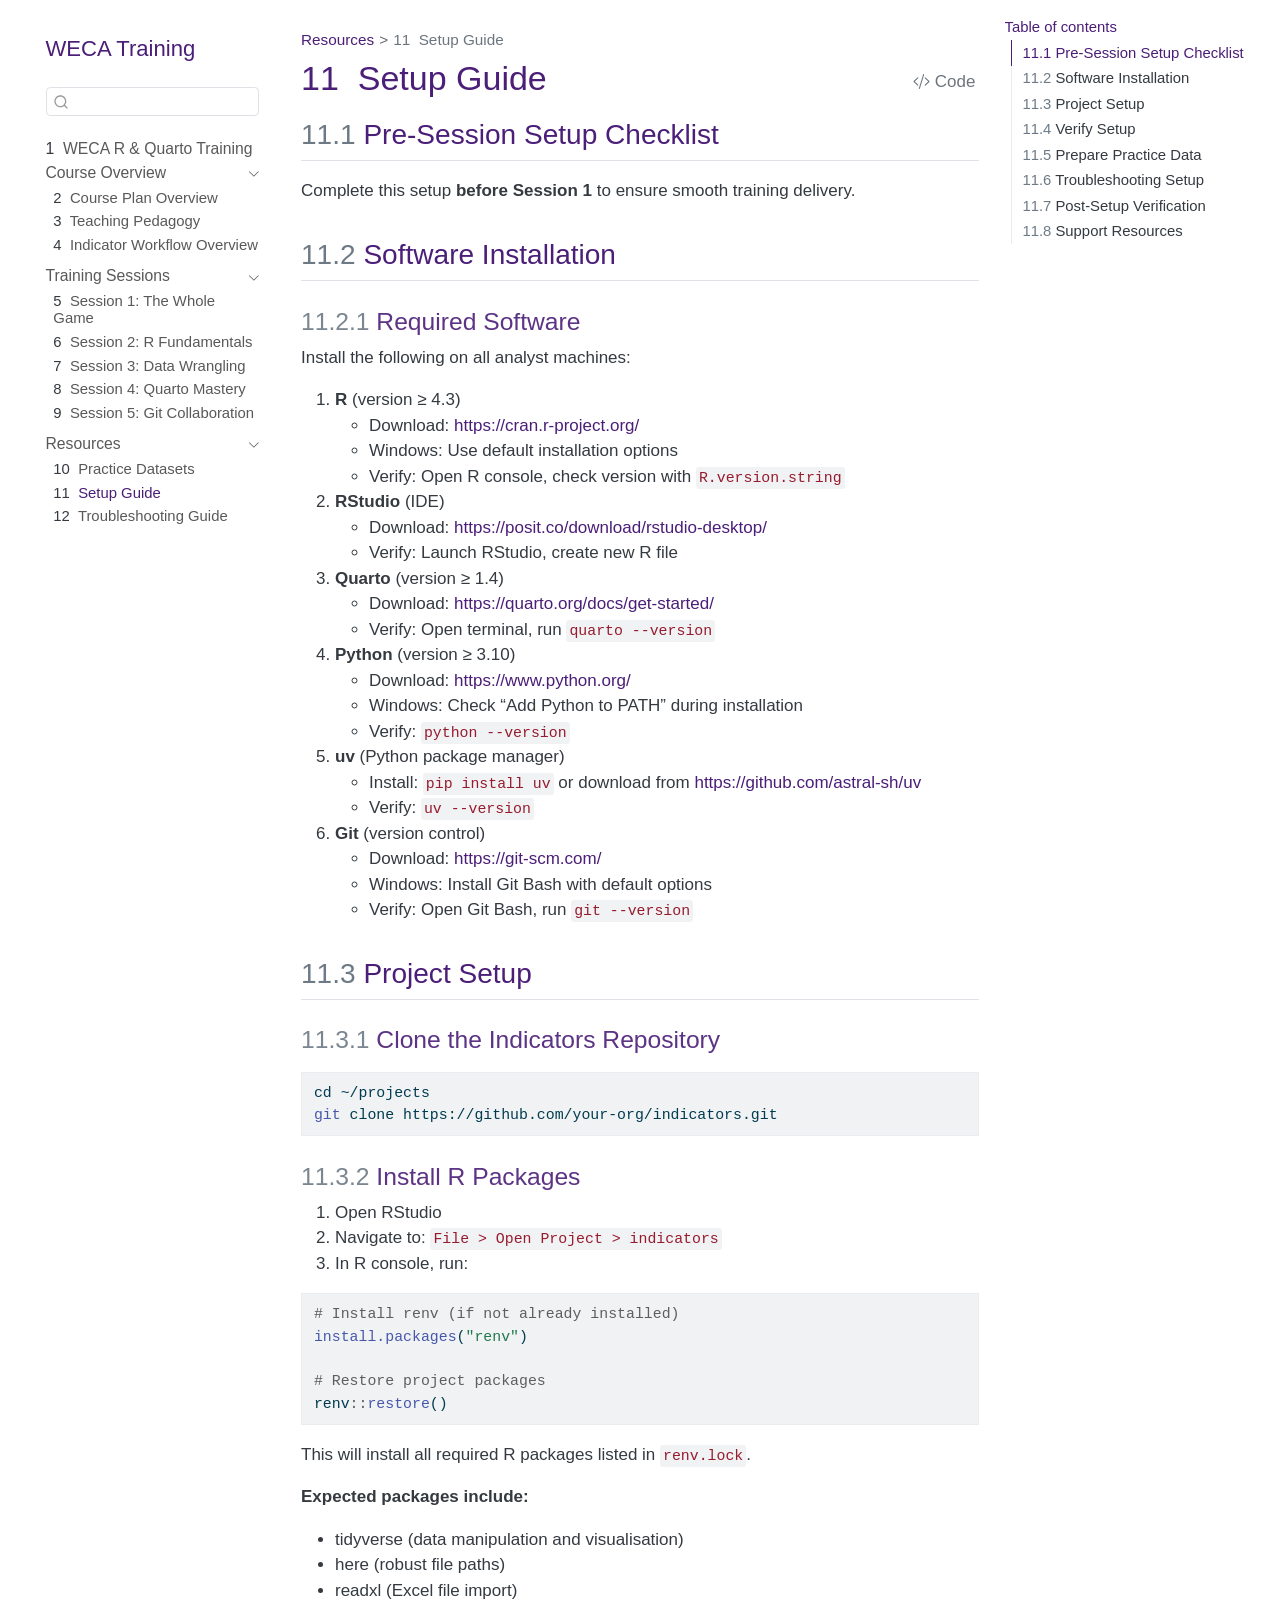
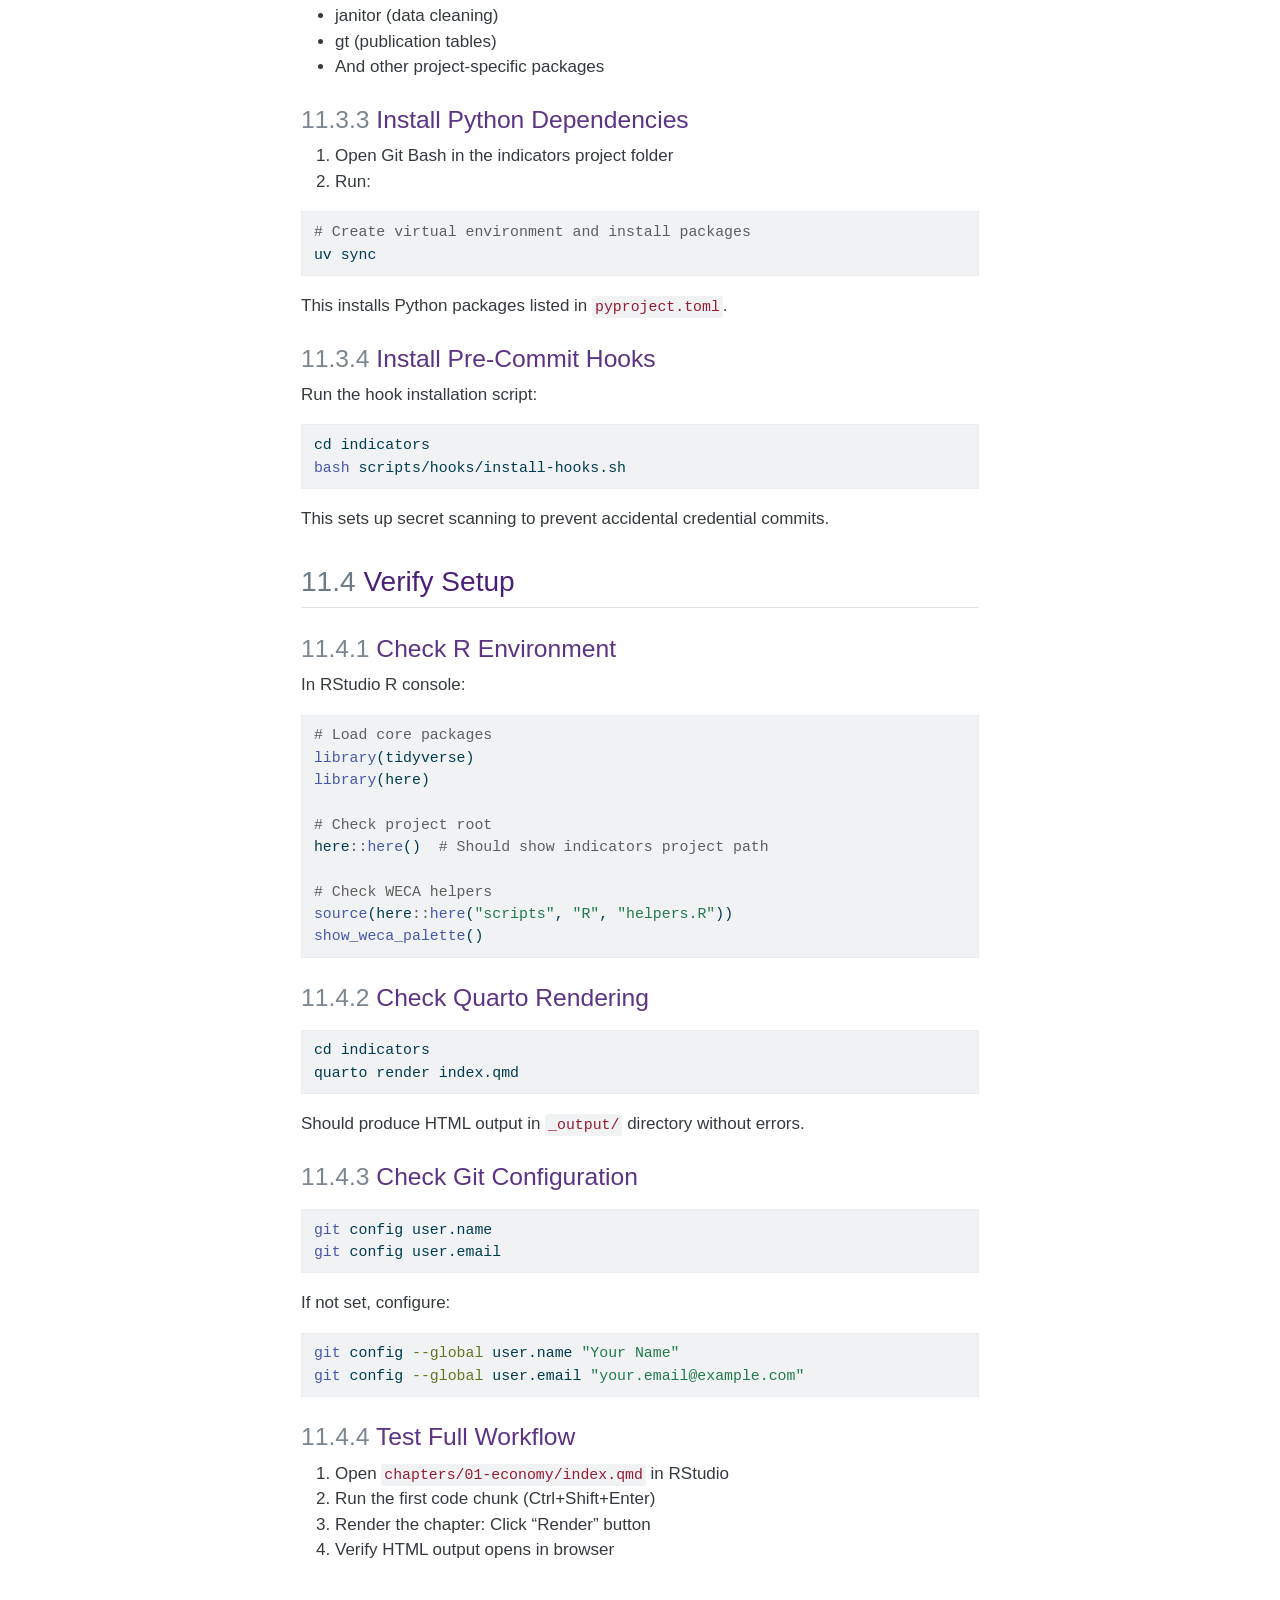
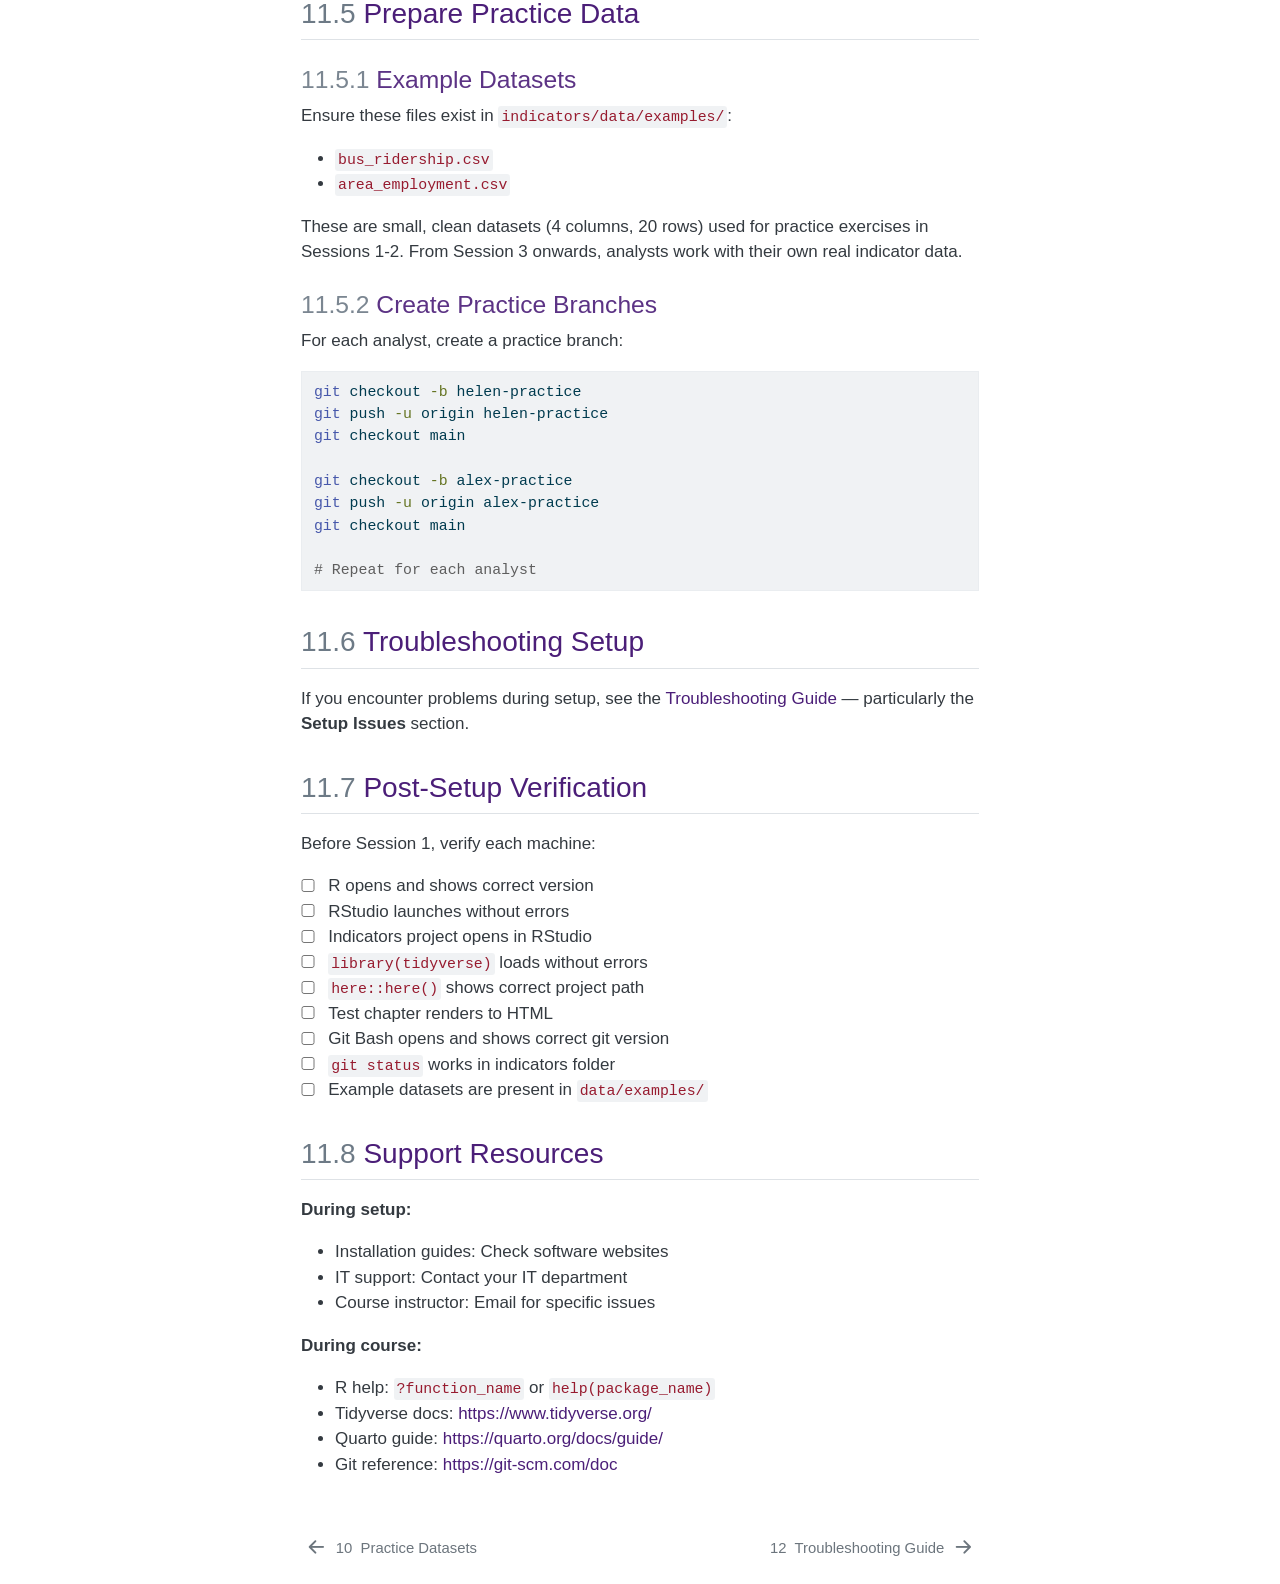
<file: _output/resources/setup-guide.html>
<!DOCTYPE html>
<html xmlns="http://www.w3.org/1999/xhtml" lang="en" xml:lang="en"><head>

<meta charset="utf-8">
<meta name="generator" content="quarto-1.9.37">

<meta name="viewport" content="width=device-width, initial-scale=1.0, user-scalable=yes">


<title>11&nbsp; Setup Guide – WECA R &amp; Quarto Training</title>
<style>
/* Default styles provided by pandoc.
** See https://pandoc.org/MANUAL.html#variables-for-html for config info.
*/
code{white-space: pre-wrap;}
span.smallcaps{font-variant: small-caps;}
div.columns{display: flex; gap: min(4vw, 1.5em);}
div.column{flex: auto; overflow-x: auto;}
div.hanging-indent{margin-left: 1.5em; text-indent: -1.5em;}
ul.task-list{list-style: none;}
ul.task-list li input[type="checkbox"] {
  width: 0.8em;
  margin: 0 0.8em 0.2em -1em; /* quarto-specific, see https://github.com/quarto-dev/quarto-cli/issues/4556 */ 
  vertical-align: middle;
}
/* CSS for syntax highlighting */
html { -webkit-text-size-adjust: 100%; }
pre > code.sourceCode { white-space: pre; position: relative; }
pre > code.sourceCode > span { display: inline-block; line-height: 1.25; }
pre > code.sourceCode > span:empty { height: 1.2em; }
.sourceCode { overflow: visible; }
code.sourceCode > span { color: inherit; text-decoration: inherit; }
div.sourceCode { margin: 1em 0; }
pre.sourceCode { margin: 0; }
@media screen {
div.sourceCode { overflow: auto; }
}
@media print {
pre > code.sourceCode { white-space: pre-wrap; }
pre > code.sourceCode > span { text-indent: -5em; padding-left: 5em; }
}
pre.numberSource code
  { counter-reset: source-line 0; }
pre.numberSource code > span
  { position: relative; left: -4em; counter-increment: source-line; }
pre.numberSource code > span > a:first-child::before
  { content: counter(source-line);
    position: relative; left: -1em; text-align: right; vertical-align: baseline;
    border: none; display: inline-block;
    -webkit-touch-callout: none; -webkit-user-select: none;
    -khtml-user-select: none; -moz-user-select: none;
    -ms-user-select: none; user-select: none;
    padding: 0 4px; width: 4em;
  }
pre.numberSource { margin-left: 3em;  padding-left: 4px; }
div.sourceCode
  {   }
@media screen {
pre > code.sourceCode > span > a:first-child::before { text-decoration: underline; }
}
</style>


<script src="../site_libs/quarto-nav/quarto-nav.js"></script>
<script src="../site_libs/quarto-nav/headroom.min.js"></script>
<script src="../site_libs/clipboard/clipboard.min.js"></script>
<script src="../site_libs/quarto-search/autocomplete.umd.js"></script>
<script src="../site_libs/quarto-search/fuse.min.js"></script>
<script src="../site_libs/quarto-search/quarto-search.js"></script>
<meta name="quarto:offset" content="../">
<link href="../resources/troubleshooting.html" rel="next">
<link href="../resources/datasets.html" rel="prev">
<script src="../site_libs/quarto-html/quarto.js" type="module"></script>
<script src="../site_libs/quarto-html/tabsets/tabsets.js" type="module"></script>
<script src="../site_libs/quarto-html/popper.min.js"></script>
<script src="../site_libs/quarto-html/tippy.umd.min.js"></script>
<script src="../site_libs/quarto-html/anchor.min.js"></script>
<link href="../site_libs/quarto-html/tippy.css" rel="stylesheet">
<link href="../site_libs/quarto-html/quarto-syntax-highlighting-7f8f88aac4f3542376d5c11b86a4c14d.css" rel="stylesheet" id="quarto-text-highlighting-styles">
<script src="../site_libs/bootstrap/bootstrap.min.js"></script>
<link href="../site_libs/bootstrap/bootstrap-icons.css" rel="stylesheet">
<link href="../site_libs/bootstrap/bootstrap-47ac4aec12e2dcd3e5eabaebee350354.min.css" rel="stylesheet" append-hash="true" id="quarto-bootstrap" data-mode="light">
<script id="quarto-search-options" type="application/json">{
  "location": "sidebar",
  "copy-button": false,
  "collapse-after": 3,
  "panel-placement": "start",
  "type": "textbox",
  "limit": 50,
  "keyboard-shortcut": [
    "f",
    "/",
    "s"
  ],
  "show-item-context": false,
  "language": {
    "search-no-results-text": "No results",
    "search-matching-documents-text": "matching documents",
    "search-copy-link-title": "Copy link to search",
    "search-hide-matches-text": "Hide additional matches",
    "search-more-match-text": "more match in this document",
    "search-more-matches-text": "more matches in this document",
    "search-clear-button-title": "Clear",
    "search-text-placeholder": "",
    "search-detached-cancel-button-title": "Cancel",
    "search-submit-button-title": "Submit",
    "search-label": "Search"
  }
}</script>


</head>

<body class="nav-sidebar floating quarto-light">

<div id="quarto-search-results"></div>
  <header id="quarto-header" class="headroom fixed-top">
  <nav class="quarto-secondary-nav">
    <div class="container-fluid d-flex">
      <button type="button" class="quarto-btn-toggle btn" data-bs-toggle="collapse" role="button" data-bs-target=".quarto-sidebar-collapse-item" aria-controls="quarto-sidebar" aria-expanded="false" aria-label="Toggle sidebar navigation" onclick="if (window.quartoToggleHeadroom) { window.quartoToggleHeadroom(); }">
        <i class="bi bi-layout-text-sidebar-reverse"></i>
      </button>
        <nav class="quarto-page-breadcrumbs" aria-label="breadcrumb"><ol class="breadcrumb"><li class="breadcrumb-item"><a href="../resources/datasets.html">Resources</a></li><li class="breadcrumb-item"><a href="../resources/setup-guide.html"><span class="chapter-number">11</span>&nbsp; <span class="chapter-title">Setup Guide</span></a></li></ol></nav>
        <a class="flex-grow-1" role="navigation" data-bs-toggle="collapse" data-bs-target=".quarto-sidebar-collapse-item" aria-controls="quarto-sidebar" aria-expanded="false" aria-label="Toggle sidebar navigation" onclick="if (window.quartoToggleHeadroom) { window.quartoToggleHeadroom(); }">      
        </a>
      <button type="button" class="btn quarto-search-button" aria-label="Search" onclick="window.quartoOpenSearch();">
        <i class="bi bi-search"></i>
      </button>
    </div>
  </nav>
</header>
<!-- content -->
<div id="quarto-content" class="quarto-container page-columns page-rows-contents page-layout-full">
<!-- sidebar -->
  <nav id="quarto-sidebar" class="sidebar collapse collapse-horizontal quarto-sidebar-collapse-item sidebar-navigation floating overflow-auto">
    <div class="pt-lg-2 mt-2 text-left sidebar-header">
    <div class="sidebar-title mb-0 py-0">
      <a href="../">WECA Training</a> 
    </div>
      </div>
        <div class="mt-2 flex-shrink-0 align-items-center">
        <div class="sidebar-search">
        <div id="quarto-search" class="" title="Search"></div>
        </div>
        </div>
    <div class="sidebar-menu-container"> 
    <ul class="list-unstyled mt-1">
        <li class="sidebar-item">
  <div class="sidebar-item-container"> 
  <a href="../index.html" class="sidebar-item-text sidebar-link">
 <span class="menu-text"><span class="chapter-number">1</span>&nbsp; <span class="chapter-title">WECA R &amp; Quarto Training</span></span></a>
  </div>
</li>
        <li class="sidebar-item sidebar-item-section">
      <div class="sidebar-item-container"> 
            <a class="sidebar-item-text sidebar-link text-start" data-bs-toggle="collapse" data-bs-target="#quarto-sidebar-section-1" role="navigation" aria-expanded="true">
 <span class="menu-text">Course Overview</span></a>
          <a class="sidebar-item-toggle text-start" data-bs-toggle="collapse" data-bs-target="#quarto-sidebar-section-1" role="navigation" aria-expanded="true" aria-label="Toggle section">
            <i class="bi bi-chevron-right ms-2"></i>
          </a> 
      </div>
      <ul id="quarto-sidebar-section-1" class="collapse list-unstyled sidebar-section depth1 show">  
          <li class="sidebar-item">
  <div class="sidebar-item-container"> 
  <a href="../overview/course-plan.html" class="sidebar-item-text sidebar-link">
 <span class="menu-text"><span class="chapter-number">2</span>&nbsp; <span class="chapter-title">Course Plan Overview</span></span></a>
  </div>
</li>
          <li class="sidebar-item">
  <div class="sidebar-item-container"> 
  <a href="../overview/pedagogy.html" class="sidebar-item-text sidebar-link">
 <span class="menu-text"><span class="chapter-number">3</span>&nbsp; <span class="chapter-title">Teaching Pedagogy</span></span></a>
  </div>
</li>
          <li class="sidebar-item">
  <div class="sidebar-item-container"> 
  <a href="../overview/workflow.html" class="sidebar-item-text sidebar-link">
 <span class="menu-text"><span class="chapter-number">4</span>&nbsp; <span class="chapter-title">Indicator Workflow Overview</span></span></a>
  </div>
</li>
      </ul>
  </li>
        <li class="sidebar-item sidebar-item-section">
      <div class="sidebar-item-container"> 
            <a class="sidebar-item-text sidebar-link text-start" data-bs-toggle="collapse" data-bs-target="#quarto-sidebar-section-2" role="navigation" aria-expanded="true">
 <span class="menu-text">Training Sessions</span></a>
          <a class="sidebar-item-toggle text-start" data-bs-toggle="collapse" data-bs-target="#quarto-sidebar-section-2" role="navigation" aria-expanded="true" aria-label="Toggle section">
            <i class="bi bi-chevron-right ms-2"></i>
          </a> 
      </div>
      <ul id="quarto-sidebar-section-2" class="collapse list-unstyled sidebar-section depth1 show">  
          <li class="sidebar-item">
  <div class="sidebar-item-container"> 
  <a href="../sessions/session-01.html" class="sidebar-item-text sidebar-link">
 <span class="menu-text"><span class="chapter-number">5</span>&nbsp; <span class="chapter-title">Session 1: The Whole Game</span></span></a>
  </div>
</li>
          <li class="sidebar-item">
  <div class="sidebar-item-container"> 
  <a href="../sessions/session-02.html" class="sidebar-item-text sidebar-link">
 <span class="menu-text"><span class="chapter-number">6</span>&nbsp; <span class="chapter-title">Session 2: R Fundamentals</span></span></a>
  </div>
</li>
          <li class="sidebar-item">
  <div class="sidebar-item-container"> 
  <a href="../sessions/session-03.html" class="sidebar-item-text sidebar-link">
 <span class="menu-text"><span class="chapter-number">7</span>&nbsp; <span class="chapter-title">Session 3: Data Wrangling</span></span></a>
  </div>
</li>
          <li class="sidebar-item">
  <div class="sidebar-item-container"> 
  <a href="../sessions/session-04.html" class="sidebar-item-text sidebar-link">
 <span class="menu-text"><span class="chapter-number">8</span>&nbsp; <span class="chapter-title">Session 4: Quarto Mastery</span></span></a>
  </div>
</li>
          <li class="sidebar-item">
  <div class="sidebar-item-container"> 
  <a href="../sessions/session-05.html" class="sidebar-item-text sidebar-link">
 <span class="menu-text"><span class="chapter-number">9</span>&nbsp; <span class="chapter-title">Session 5: Git Collaboration</span></span></a>
  </div>
</li>
      </ul>
  </li>
        <li class="sidebar-item sidebar-item-section">
      <div class="sidebar-item-container"> 
            <a class="sidebar-item-text sidebar-link text-start" data-bs-toggle="collapse" data-bs-target="#quarto-sidebar-section-3" role="navigation" aria-expanded="true">
 <span class="menu-text">Resources</span></a>
          <a class="sidebar-item-toggle text-start" data-bs-toggle="collapse" data-bs-target="#quarto-sidebar-section-3" role="navigation" aria-expanded="true" aria-label="Toggle section">
            <i class="bi bi-chevron-right ms-2"></i>
          </a> 
      </div>
      <ul id="quarto-sidebar-section-3" class="collapse list-unstyled sidebar-section depth1 show">  
          <li class="sidebar-item">
  <div class="sidebar-item-container"> 
  <a href="../resources/datasets.html" class="sidebar-item-text sidebar-link">
 <span class="menu-text"><span class="chapter-number">10</span>&nbsp; <span class="chapter-title">Practice Datasets</span></span></a>
  </div>
</li>
          <li class="sidebar-item">
  <div class="sidebar-item-container"> 
  <a href="../resources/setup-guide.html" class="sidebar-item-text sidebar-link active">
 <span class="menu-text"><span class="chapter-number">11</span>&nbsp; <span class="chapter-title">Setup Guide</span></span></a>
  </div>
</li>
          <li class="sidebar-item">
  <div class="sidebar-item-container"> 
  <a href="../resources/troubleshooting.html" class="sidebar-item-text sidebar-link">
 <span class="menu-text"><span class="chapter-number">12</span>&nbsp; <span class="chapter-title">Troubleshooting Guide</span></span></a>
  </div>
</li>
      </ul>
  </li>
    </ul>
    </div>
</nav>
<div id="quarto-sidebar-glass" class="quarto-sidebar-collapse-item" data-bs-toggle="collapse" data-bs-target=".quarto-sidebar-collapse-item"></div>
<!-- margin-sidebar -->
    <div id="quarto-margin-sidebar" class="sidebar margin-sidebar">
        <nav id="TOC" role="doc-toc" class="toc-active">
    <h2 id="toc-title">Table of contents</h2>
   
  <ul>
  <li><a href="#pre-session-setup-checklist" id="toc-pre-session-setup-checklist" class="nav-link active" data-scroll-target="#pre-session-setup-checklist"><span class="header-section-number">11.1</span> Pre-Session Setup Checklist</a></li>
  <li><a href="#software-installation" id="toc-software-installation" class="nav-link" data-scroll-target="#software-installation"><span class="header-section-number">11.2</span> Software Installation</a>
  <ul class="collapse">
  <li><a href="#required-software" id="toc-required-software" class="nav-link" data-scroll-target="#required-software"><span class="header-section-number">11.2.1</span> Required Software</a></li>
  </ul></li>
  <li><a href="#project-setup" id="toc-project-setup" class="nav-link" data-scroll-target="#project-setup"><span class="header-section-number">11.3</span> Project Setup</a>
  <ul class="collapse">
  <li><a href="#clone-the-indicators-repository" id="toc-clone-the-indicators-repository" class="nav-link" data-scroll-target="#clone-the-indicators-repository"><span class="header-section-number">11.3.1</span> Clone the Indicators Repository</a></li>
  <li><a href="#install-r-packages" id="toc-install-r-packages" class="nav-link" data-scroll-target="#install-r-packages"><span class="header-section-number">11.3.2</span> Install R Packages</a></li>
  <li><a href="#install-python-dependencies" id="toc-install-python-dependencies" class="nav-link" data-scroll-target="#install-python-dependencies"><span class="header-section-number">11.3.3</span> Install Python Dependencies</a></li>
  <li><a href="#install-pre-commit-hooks" id="toc-install-pre-commit-hooks" class="nav-link" data-scroll-target="#install-pre-commit-hooks"><span class="header-section-number">11.3.4</span> Install Pre-Commit Hooks</a></li>
  </ul></li>
  <li><a href="#verify-setup" id="toc-verify-setup" class="nav-link" data-scroll-target="#verify-setup"><span class="header-section-number">11.4</span> Verify Setup</a>
  <ul class="collapse">
  <li><a href="#check-r-environment" id="toc-check-r-environment" class="nav-link" data-scroll-target="#check-r-environment"><span class="header-section-number">11.4.1</span> Check R Environment</a></li>
  <li><a href="#check-quarto-rendering" id="toc-check-quarto-rendering" class="nav-link" data-scroll-target="#check-quarto-rendering"><span class="header-section-number">11.4.2</span> Check Quarto Rendering</a></li>
  <li><a href="#check-git-configuration" id="toc-check-git-configuration" class="nav-link" data-scroll-target="#check-git-configuration"><span class="header-section-number">11.4.3</span> Check Git Configuration</a></li>
  <li><a href="#test-full-workflow" id="toc-test-full-workflow" class="nav-link" data-scroll-target="#test-full-workflow"><span class="header-section-number">11.4.4</span> Test Full Workflow</a></li>
  </ul></li>
  <li><a href="#prepare-practice-data" id="toc-prepare-practice-data" class="nav-link" data-scroll-target="#prepare-practice-data"><span class="header-section-number">11.5</span> Prepare Practice Data</a>
  <ul class="collapse">
  <li><a href="#example-datasets" id="toc-example-datasets" class="nav-link" data-scroll-target="#example-datasets"><span class="header-section-number">11.5.1</span> Example Datasets</a></li>
  <li><a href="#create-practice-branches" id="toc-create-practice-branches" class="nav-link" data-scroll-target="#create-practice-branches"><span class="header-section-number">11.5.2</span> Create Practice Branches</a></li>
  </ul></li>
  <li><a href="#troubleshooting-setup" id="toc-troubleshooting-setup" class="nav-link" data-scroll-target="#troubleshooting-setup"><span class="header-section-number">11.6</span> Troubleshooting Setup</a></li>
  <li><a href="#post-setup-verification" id="toc-post-setup-verification" class="nav-link" data-scroll-target="#post-setup-verification"><span class="header-section-number">11.7</span> Post-Setup Verification</a></li>
  <li><a href="#support-resources" id="toc-support-resources" class="nav-link" data-scroll-target="#support-resources"><span class="header-section-number">11.8</span> Support Resources</a></li>
  </ul>
</nav>
    </div>
<!-- main -->
<main class="content column-body" id="quarto-document-content">

<header id="title-block-header" class="quarto-title-block default"><nav class="quarto-page-breadcrumbs quarto-title-breadcrumbs d-none d-lg-block" aria-label="breadcrumb"><ol class="breadcrumb"><li class="breadcrumb-item"><a href="../resources/datasets.html">Resources</a></li><li class="breadcrumb-item"><a href="../resources/setup-guide.html"><span class="chapter-number">11</span>&nbsp; <span class="chapter-title">Setup Guide</span></a></li></ol></nav>
<div class="quarto-title">
<div class="quarto-title-block"><div><h1 class="title"><span class="chapter-number">11</span>&nbsp; <span class="chapter-title">Setup Guide</span></h1><button type="button" class="btn code-tools-button" id="quarto-code-tools-source"><i class="bi"></i> Code</button></div></div>
</div>



<div class="quarto-title-meta column-body">

    
  
    
  </div>
  


</header>


<section id="pre-session-setup-checklist" class="level2" data-number="11.1">
<h2 data-number="11.1" class="anchored" data-anchor-id="pre-session-setup-checklist"><span class="header-section-number">11.1</span> Pre-Session Setup Checklist</h2>
<p>Complete this setup <strong>before Session 1</strong> to ensure smooth training delivery.</p>
</section>
<section id="software-installation" class="level2" data-number="11.2">
<h2 data-number="11.2" class="anchored" data-anchor-id="software-installation"><span class="header-section-number">11.2</span> Software Installation</h2>
<section id="required-software" class="level3" data-number="11.2.1">
<h3 data-number="11.2.1" class="anchored" data-anchor-id="required-software"><span class="header-section-number">11.2.1</span> Required Software</h3>
<p>Install the following on all analyst machines:</p>
<ol type="1">
<li><strong>R</strong> (version ≥ 4.3)
<ul>
<li>Download: <a href="https://cran.r-project.org/" class="uri">https://cran.r-project.org/</a></li>
<li>Windows: Use default installation options</li>
<li>Verify: Open R console, check version with <code>R.version.string</code></li>
</ul></li>
<li><strong>RStudio</strong> (IDE)
<ul>
<li>Download: <a href="https://posit.co/download/rstudio-desktop/" class="uri">https://posit.co/download/rstudio-desktop/</a></li>
<li>Verify: Launch RStudio, create new R file</li>
</ul></li>
<li><strong>Quarto</strong> (version ≥ 1.4)
<ul>
<li>Download: <a href="https://quarto.org/docs/get-started/" class="uri">https://quarto.org/docs/get-started/</a></li>
<li>Verify: Open terminal, run <code>quarto --version</code></li>
</ul></li>
<li><strong>Python</strong> (version ≥ 3.10)
<ul>
<li>Download: <a href="https://www.python.org/" class="uri">https://www.python.org/</a></li>
<li>Windows: Check “Add Python to PATH” during installation</li>
<li>Verify: <code>python --version</code></li>
</ul></li>
<li><strong>uv</strong> (Python package manager)
<ul>
<li>Install: <code>pip install uv</code> or download from <a href="https://github.com/astral-sh/uv" class="uri">https://github.com/astral-sh/uv</a></li>
<li>Verify: <code>uv --version</code></li>
</ul></li>
<li><strong>Git</strong> (version control)
<ul>
<li>Download: <a href="https://git-scm.com/" class="uri">https://git-scm.com/</a></li>
<li>Windows: Install Git Bash with default options</li>
<li>Verify: Open Git Bash, run <code>git --version</code></li>
</ul></li>
</ol>
</section>
</section>
<section id="project-setup" class="level2" data-number="11.3">
<h2 data-number="11.3" class="anchored" data-anchor-id="project-setup"><span class="header-section-number">11.3</span> Project Setup</h2>
<section id="clone-the-indicators-repository" class="level3" data-number="11.3.1">
<h3 data-number="11.3.1" class="anchored" data-anchor-id="clone-the-indicators-repository"><span class="header-section-number">11.3.1</span> Clone the Indicators Repository</h3>
<div class="code-copy-outer-scaffold"><div class="sourceCode" id="cb1"><pre class="sourceCode bash code-with-copy"><code class="sourceCode bash"><span id="cb1-1"><a href="#cb1-1" aria-hidden="true" tabindex="-1"></a><span class="bu">cd</span> ~/projects</span>
<span id="cb1-2"><a href="#cb1-2" aria-hidden="true" tabindex="-1"></a><span class="fu">git</span> clone https://github.com/your-org/indicators.git</span></code></pre></div><button title="Copy to Clipboard" class="code-copy-button"><i class="bi"></i></button></div>
</section>
<section id="install-r-packages" class="level3" data-number="11.3.2">
<h3 data-number="11.3.2" class="anchored" data-anchor-id="install-r-packages"><span class="header-section-number">11.3.2</span> Install R Packages</h3>
<ol type="1">
<li>Open RStudio</li>
<li>Navigate to: <code>File &gt; Open Project &gt; indicators</code></li>
<li>In R console, run:</li>
</ol>
<div class="code-copy-outer-scaffold"><div class="sourceCode" id="cb2"><pre class="sourceCode r code-with-copy"><code class="sourceCode r"><span id="cb2-1"><a href="#cb2-1" aria-hidden="true" tabindex="-1"></a><span class="co"># Install renv (if not already installed)</span></span>
<span id="cb2-2"><a href="#cb2-2" aria-hidden="true" tabindex="-1"></a><span class="fu">install.packages</span>(<span class="st">"renv"</span>)</span>
<span id="cb2-3"><a href="#cb2-3" aria-hidden="true" tabindex="-1"></a></span>
<span id="cb2-4"><a href="#cb2-4" aria-hidden="true" tabindex="-1"></a><span class="co"># Restore project packages</span></span>
<span id="cb2-5"><a href="#cb2-5" aria-hidden="true" tabindex="-1"></a>renv<span class="sc">::</span><span class="fu">restore</span>()</span></code></pre></div><button title="Copy to Clipboard" class="code-copy-button"><i class="bi"></i></button></div>
<p>This will install all required R packages listed in <code>renv.lock</code>.</p>
<p><strong>Expected packages include:</strong></p>
<ul>
<li>tidyverse (data manipulation and visualisation)</li>
<li>here (robust file paths)</li>
<li>readxl (Excel file import)</li>
<li>janitor (data cleaning)</li>
<li>gt (publication tables)</li>
<li>And other project-specific packages</li>
</ul>
</section>
<section id="install-python-dependencies" class="level3" data-number="11.3.3">
<h3 data-number="11.3.3" class="anchored" data-anchor-id="install-python-dependencies"><span class="header-section-number">11.3.3</span> Install Python Dependencies</h3>
<ol type="1">
<li>Open Git Bash in the indicators project folder</li>
<li>Run:</li>
</ol>
<div class="code-copy-outer-scaffold"><div class="sourceCode" id="cb3"><pre class="sourceCode bash code-with-copy"><code class="sourceCode bash"><span id="cb3-1"><a href="#cb3-1" aria-hidden="true" tabindex="-1"></a><span class="co"># Create virtual environment and install packages</span></span>
<span id="cb3-2"><a href="#cb3-2" aria-hidden="true" tabindex="-1"></a><span class="ex">uv</span> sync</span></code></pre></div><button title="Copy to Clipboard" class="code-copy-button"><i class="bi"></i></button></div>
<p>This installs Python packages listed in <code>pyproject.toml</code>.</p>
</section>
<section id="install-pre-commit-hooks" class="level3" data-number="11.3.4">
<h3 data-number="11.3.4" class="anchored" data-anchor-id="install-pre-commit-hooks"><span class="header-section-number">11.3.4</span> Install Pre-Commit Hooks</h3>
<p>Run the hook installation script:</p>
<div class="code-copy-outer-scaffold"><div class="sourceCode" id="cb4"><pre class="sourceCode bash code-with-copy"><code class="sourceCode bash"><span id="cb4-1"><a href="#cb4-1" aria-hidden="true" tabindex="-1"></a><span class="bu">cd</span> indicators</span>
<span id="cb4-2"><a href="#cb4-2" aria-hidden="true" tabindex="-1"></a><span class="fu">bash</span> scripts/hooks/install-hooks.sh</span></code></pre></div><button title="Copy to Clipboard" class="code-copy-button"><i class="bi"></i></button></div>
<p>This sets up secret scanning to prevent accidental credential commits.</p>
</section>
</section>
<section id="verify-setup" class="level2" data-number="11.4">
<h2 data-number="11.4" class="anchored" data-anchor-id="verify-setup"><span class="header-section-number">11.4</span> Verify Setup</h2>
<section id="check-r-environment" class="level3" data-number="11.4.1">
<h3 data-number="11.4.1" class="anchored" data-anchor-id="check-r-environment"><span class="header-section-number">11.4.1</span> Check R Environment</h3>
<p>In RStudio R console:</p>
<div class="code-copy-outer-scaffold"><div class="sourceCode" id="cb5"><pre class="sourceCode r code-with-copy"><code class="sourceCode r"><span id="cb5-1"><a href="#cb5-1" aria-hidden="true" tabindex="-1"></a><span class="co"># Load core packages</span></span>
<span id="cb5-2"><a href="#cb5-2" aria-hidden="true" tabindex="-1"></a><span class="fu">library</span>(tidyverse)</span>
<span id="cb5-3"><a href="#cb5-3" aria-hidden="true" tabindex="-1"></a><span class="fu">library</span>(here)</span>
<span id="cb5-4"><a href="#cb5-4" aria-hidden="true" tabindex="-1"></a></span>
<span id="cb5-5"><a href="#cb5-5" aria-hidden="true" tabindex="-1"></a><span class="co"># Check project root</span></span>
<span id="cb5-6"><a href="#cb5-6" aria-hidden="true" tabindex="-1"></a>here<span class="sc">::</span><span class="fu">here</span>()  <span class="co"># Should show indicators project path</span></span>
<span id="cb5-7"><a href="#cb5-7" aria-hidden="true" tabindex="-1"></a></span>
<span id="cb5-8"><a href="#cb5-8" aria-hidden="true" tabindex="-1"></a><span class="co"># Check WECA helpers</span></span>
<span id="cb5-9"><a href="#cb5-9" aria-hidden="true" tabindex="-1"></a><span class="fu">source</span>(here<span class="sc">::</span><span class="fu">here</span>(<span class="st">"scripts"</span>, <span class="st">"R"</span>, <span class="st">"helpers.R"</span>))</span>
<span id="cb5-10"><a href="#cb5-10" aria-hidden="true" tabindex="-1"></a><span class="fu">show_weca_palette</span>()</span></code></pre></div><button title="Copy to Clipboard" class="code-copy-button"><i class="bi"></i></button></div>
</section>
<section id="check-quarto-rendering" class="level3" data-number="11.4.2">
<h3 data-number="11.4.2" class="anchored" data-anchor-id="check-quarto-rendering"><span class="header-section-number">11.4.2</span> Check Quarto Rendering</h3>
<div class="code-copy-outer-scaffold"><div class="sourceCode" id="cb6"><pre class="sourceCode bash code-with-copy"><code class="sourceCode bash"><span id="cb6-1"><a href="#cb6-1" aria-hidden="true" tabindex="-1"></a><span class="bu">cd</span> indicators</span>
<span id="cb6-2"><a href="#cb6-2" aria-hidden="true" tabindex="-1"></a><span class="ex">quarto</span> render index.qmd</span></code></pre></div><button title="Copy to Clipboard" class="code-copy-button"><i class="bi"></i></button></div>
<p>Should produce HTML output in <code>_output/</code> directory without errors.</p>
</section>
<section id="check-git-configuration" class="level3" data-number="11.4.3">
<h3 data-number="11.4.3" class="anchored" data-anchor-id="check-git-configuration"><span class="header-section-number">11.4.3</span> Check Git Configuration</h3>
<div class="code-copy-outer-scaffold"><div class="sourceCode" id="cb7"><pre class="sourceCode bash code-with-copy"><code class="sourceCode bash"><span id="cb7-1"><a href="#cb7-1" aria-hidden="true" tabindex="-1"></a><span class="fu">git</span> config user.name</span>
<span id="cb7-2"><a href="#cb7-2" aria-hidden="true" tabindex="-1"></a><span class="fu">git</span> config user.email</span></code></pre></div><button title="Copy to Clipboard" class="code-copy-button"><i class="bi"></i></button></div>
<p>If not set, configure:</p>
<div class="code-copy-outer-scaffold"><div class="sourceCode" id="cb8"><pre class="sourceCode bash code-with-copy"><code class="sourceCode bash"><span id="cb8-1"><a href="#cb8-1" aria-hidden="true" tabindex="-1"></a><span class="fu">git</span> config <span class="at">--global</span> user.name <span class="st">"Your Name"</span></span>
<span id="cb8-2"><a href="#cb8-2" aria-hidden="true" tabindex="-1"></a><span class="fu">git</span> config <span class="at">--global</span> user.email <span class="st">"your.email@example.com"</span></span></code></pre></div><button title="Copy to Clipboard" class="code-copy-button"><i class="bi"></i></button></div>
</section>
<section id="test-full-workflow" class="level3" data-number="11.4.4">
<h3 data-number="11.4.4" class="anchored" data-anchor-id="test-full-workflow"><span class="header-section-number">11.4.4</span> Test Full Workflow</h3>
<ol type="1">
<li>Open <code>chapters/01-economy/index.qmd</code> in RStudio</li>
<li>Run the first code chunk (Ctrl+Shift+Enter)</li>
<li>Render the chapter: Click “Render” button</li>
<li>Verify HTML output opens in browser</li>
</ol>
</section>
</section>
<section id="prepare-practice-data" class="level2" data-number="11.5">
<h2 data-number="11.5" class="anchored" data-anchor-id="prepare-practice-data"><span class="header-section-number">11.5</span> Prepare Practice Data</h2>
<section id="example-datasets" class="level3" data-number="11.5.1">
<h3 data-number="11.5.1" class="anchored" data-anchor-id="example-datasets"><span class="header-section-number">11.5.1</span> Example Datasets</h3>
<p>Ensure these files exist in <code>indicators/data/examples/</code>:</p>
<ul>
<li><code>bus_ridership.csv</code></li>
<li><code>area_employment.csv</code></li>
</ul>
<p>These are small, clean datasets (4 columns, 20 rows) used for practice exercises in Sessions 1-2. From Session 3 onwards, analysts work with their own real indicator data.</p>
</section>
<section id="create-practice-branches" class="level3" data-number="11.5.2">
<h3 data-number="11.5.2" class="anchored" data-anchor-id="create-practice-branches"><span class="header-section-number">11.5.2</span> Create Practice Branches</h3>
<p>For each analyst, create a practice branch:</p>
<div class="code-copy-outer-scaffold"><div class="sourceCode" id="cb9"><pre class="sourceCode bash code-with-copy"><code class="sourceCode bash"><span id="cb9-1"><a href="#cb9-1" aria-hidden="true" tabindex="-1"></a><span class="fu">git</span> checkout <span class="at">-b</span> helen-practice</span>
<span id="cb9-2"><a href="#cb9-2" aria-hidden="true" tabindex="-1"></a><span class="fu">git</span> push <span class="at">-u</span> origin helen-practice</span>
<span id="cb9-3"><a href="#cb9-3" aria-hidden="true" tabindex="-1"></a><span class="fu">git</span> checkout main</span>
<span id="cb9-4"><a href="#cb9-4" aria-hidden="true" tabindex="-1"></a></span>
<span id="cb9-5"><a href="#cb9-5" aria-hidden="true" tabindex="-1"></a><span class="fu">git</span> checkout <span class="at">-b</span> alex-practice</span>
<span id="cb9-6"><a href="#cb9-6" aria-hidden="true" tabindex="-1"></a><span class="fu">git</span> push <span class="at">-u</span> origin alex-practice</span>
<span id="cb9-7"><a href="#cb9-7" aria-hidden="true" tabindex="-1"></a><span class="fu">git</span> checkout main</span>
<span id="cb9-8"><a href="#cb9-8" aria-hidden="true" tabindex="-1"></a></span>
<span id="cb9-9"><a href="#cb9-9" aria-hidden="true" tabindex="-1"></a><span class="co"># Repeat for each analyst</span></span></code></pre></div><button title="Copy to Clipboard" class="code-copy-button"><i class="bi"></i></button></div>
</section>
</section>
<section id="troubleshooting-setup" class="level2" data-number="11.6">
<h2 data-number="11.6" class="anchored" data-anchor-id="troubleshooting-setup"><span class="header-section-number">11.6</span> Troubleshooting Setup</h2>
<p>If you encounter problems during setup, see the <a href="../resources/troubleshooting.html">Troubleshooting Guide</a> — particularly the <strong>Setup Issues</strong> section.</p>
</section>
<section id="post-setup-verification" class="level2" data-number="11.7">
<h2 data-number="11.7" class="anchored" data-anchor-id="post-setup-verification"><span class="header-section-number">11.7</span> Post-Setup Verification</h2>
<p>Before Session 1, verify each machine:</p>
<ul class="task-list">
<li><label><input type="checkbox">R opens and shows correct version</label></li>
<li><label><input type="checkbox">RStudio launches without errors</label></li>
<li><label><input type="checkbox">Indicators project opens in RStudio</label></li>
<li><label><input type="checkbox"><code>library(tidyverse)</code> loads without errors</label></li>
<li><label><input type="checkbox"><code>here::here()</code> shows correct project path</label></li>
<li><label><input type="checkbox">Test chapter renders to HTML</label></li>
<li><label><input type="checkbox">Git Bash opens and shows correct git version</label></li>
<li><label><input type="checkbox"><code>git status</code> works in indicators folder</label></li>
<li><label><input type="checkbox">Example datasets are present in <code>data/examples/</code></label></li>
</ul>
</section>
<section id="support-resources" class="level2" data-number="11.8">
<h2 data-number="11.8" class="anchored" data-anchor-id="support-resources"><span class="header-section-number">11.8</span> Support Resources</h2>
<p><strong>During setup:</strong></p>
<ul>
<li>Installation guides: Check software websites</li>
<li>IT support: Contact your IT department</li>
<li>Course instructor: Email for specific issues</li>
</ul>
<p><strong>During course:</strong></p>
<ul>
<li>R help: <code>?function_name</code> or <code>help(package_name)</code></li>
<li>Tidyverse docs: <a href="https://www.tidyverse.org/" class="uri">https://www.tidyverse.org/</a></li>
<li>Quarto guide: <a href="https://quarto.org/docs/guide/" class="uri">https://quarto.org/docs/guide/</a></li>
<li>Git reference: <a href="https://git-scm.com/doc" class="uri">https://git-scm.com/doc</a></li>
</ul>


<!-- -->

</section>

</main> <!-- /main -->
<script id="quarto-html-after-body" type="application/javascript">
  window.document.addEventListener("DOMContentLoaded", function (event) {
    const icon = "";
    const anchorJS = new window.AnchorJS();
    anchorJS.options = {
      placement: 'right',
      icon: icon
    };
    anchorJS.add('.anchored');
    const isCodeAnnotation = (el) => {
      for (const clz of el.classList) {
        if (clz.startsWith('code-annotation-')) {                     
          return true;
        }
      }
      return false;
    }
    const onCopySuccess = function(e) {
      // button target
      const button = e.trigger;
      // don't keep focus
      button.blur();
      // flash "checked"
      button.classList.add('code-copy-button-checked');
      var currentTitle = button.getAttribute("title");
      button.setAttribute("title", "Copied!");
      let tooltip;
      if (window.bootstrap) {
        button.setAttribute("data-bs-toggle", "tooltip");
        button.setAttribute("data-bs-placement", "left");
        button.setAttribute("data-bs-title", "Copied!");
        tooltip = new bootstrap.Tooltip(button, 
          { trigger: "manual", 
            customClass: "code-copy-button-tooltip",
            offset: [0, -8]});
        tooltip.show();    
      }
      setTimeout(function() {
        if (tooltip) {
          tooltip.hide();
          button.removeAttribute("data-bs-title");
          button.removeAttribute("data-bs-toggle");
          button.removeAttribute("data-bs-placement");
        }
        button.setAttribute("title", currentTitle);
        button.classList.remove('code-copy-button-checked');
      }, 1000);
      // clear code selection
      e.clearSelection();
    }
    const getTextToCopy = function(trigger) {
      const outerScaffold = trigger.parentElement.cloneNode(true);
      const codeEl = outerScaffold.querySelector('code');
      for (const childEl of codeEl.children) {
        if (isCodeAnnotation(childEl)) {
          childEl.remove();
        }
      }
      return codeEl.innerText;
    }
    const clipboard = new window.ClipboardJS('.code-copy-button:not([data-in-quarto-modal])', {
      text: getTextToCopy
    });
    clipboard.on('success', onCopySuccess);
    if (window.document.getElementById('quarto-embedded-source-code-modal')) {
      const clipboardModal = new window.ClipboardJS('.code-copy-button[data-in-quarto-modal]', {
        text: getTextToCopy,
        container: window.document.getElementById('quarto-embedded-source-code-modal')
      });
      clipboardModal.on('success', onCopySuccess);
    }
    const viewSource = window.document.getElementById('quarto-view-source') ||
                       window.document.getElementById('quarto-code-tools-source');
    if (viewSource) {
      const sourceUrl = viewSource.getAttribute("data-quarto-source-url");
      viewSource.addEventListener("click", function(e) {
        if (sourceUrl) {
          // rstudio viewer pane
          if (/\bcapabilities=\b/.test(window.location)) {
            window.open(sourceUrl);
          } else {
            window.location.href = sourceUrl;
          }
        } else {
          const modal = new bootstrap.Modal(document.getElementById('quarto-embedded-source-code-modal'));
          modal.show();
        }
        return false;
      });
    }
    function toggleCodeHandler(show) {
      return function(e) {
        const detailsSrc = window.document.querySelectorAll(".cell > details > .sourceCode");
        for (let i=0; i<detailsSrc.length; i++) {
          const details = detailsSrc[i].parentElement;
          if (show) {
            details.open = true;
          } else {
            details.removeAttribute("open");
          }
        }
        const cellCodeDivs = window.document.querySelectorAll(".cell > .sourceCode");
        const fromCls = show ? "hidden" : "unhidden";
        const toCls = show ? "unhidden" : "hidden";
        for (let i=0; i<cellCodeDivs.length; i++) {
          const codeDiv = cellCodeDivs[i];
          if (codeDiv.classList.contains(fromCls)) {
            codeDiv.classList.remove(fromCls);
            codeDiv.classList.add(toCls);
          } 
        }
        return false;
      }
    }
    const hideAllCode = window.document.getElementById("quarto-hide-all-code");
    if (hideAllCode) {
      hideAllCode.addEventListener("click", toggleCodeHandler(false));
    }
    const showAllCode = window.document.getElementById("quarto-show-all-code");
    if (showAllCode) {
      showAllCode.addEventListener("click", toggleCodeHandler(true));
    }
      var localhostRegex = new RegExp(/^(?:http|https):\/\/localhost\:?[0-9]*\//);
      var mailtoRegex = new RegExp(/^mailto:/);
        var filterRegex = new RegExp('/' + window.location.host + '/');
      var isInternal = (href) => {
          return filterRegex.test(href) || localhostRegex.test(href) || mailtoRegex.test(href);
      }
      // Inspect non-navigation links and adorn them if external
     var links = window.document.querySelectorAll('a[href]:not(.nav-link):not(.navbar-brand):not(.toc-action):not(.sidebar-link):not(.sidebar-item-toggle):not(.pagination-link):not(.no-external):not([aria-hidden]):not(.dropdown-item):not(.quarto-navigation-tool):not(.about-link)');
      for (var i=0; i<links.length; i++) {
        const link = links[i];
        if (!isInternal(link.href)) {
          // undo the damage that might have been done by quarto-nav.js in the case of
          // links that we want to consider external
          if (link.dataset.originalHref !== undefined) {
            link.href = link.dataset.originalHref;
          }
            // target, if specified
            link.setAttribute("target", "_blank");
            if (link.getAttribute("rel") === null) {
              link.setAttribute("rel", "noopener");
            }
        }
      }
    function tippyHover(el, contentFn, onTriggerFn, onUntriggerFn) {
      const config = {
        allowHTML: true,
        maxWidth: 500,
        delay: 100,
        arrow: false,
        appendTo: function(el) {
            return el.parentElement;
        },
        interactive: true,
        interactiveBorder: 10,
        theme: 'quarto',
        placement: 'bottom-start',
      };
      if (contentFn) {
        config.content = contentFn;
      }
      if (onTriggerFn) {
        config.onTrigger = onTriggerFn;
      }
      if (onUntriggerFn) {
        config.onUntrigger = onUntriggerFn;
      }
      window.tippy(el, config); 
    }
    const noterefs = window.document.querySelectorAll('a[role="doc-noteref"]');
    for (var i=0; i<noterefs.length; i++) {
      const ref = noterefs[i];
      tippyHover(ref, function() {
        // use id or data attribute instead here
        let href = ref.getAttribute('data-footnote-href') || ref.getAttribute('href');
        try { href = new URL(href).hash; } catch {}
        const id = href.replace(/^#\/?/, "");
        const note = window.document.getElementById(id);
        if (note) {
          return note.innerHTML;
        } else {
          return "";
        }
      });
    }
    const xrefs = window.document.querySelectorAll('a.quarto-xref');
    const processXRef = (id, note) => {
      // Strip column container classes
      const stripColumnClz = (el) => {
        el.classList.remove("page-full", "page-columns");
        if (el.children) {
          for (const child of el.children) {
            stripColumnClz(child);
          }
        }
      }
      stripColumnClz(note)
      if (id === null || id.startsWith('sec-')) {
        // Special case sections, only their first couple elements
        const container = document.createElement("div");
        if (note.children && note.children.length > 2) {
          container.appendChild(note.children[0].cloneNode(true));
          for (let i = 1; i < note.children.length; i++) {
            const child = note.children[i];
            if (child.tagName === "P" && child.innerText === "") {
              continue;
            } else {
              container.appendChild(child.cloneNode(true));
              break;
            }
          }
          if (window.Quarto?.typesetMath) {
            window.Quarto.typesetMath(container);
          }
          return container.innerHTML
        } else {
          if (window.Quarto?.typesetMath) {
            window.Quarto.typesetMath(note);
          }
          return note.innerHTML;
        }
      } else {
        // Remove any anchor links if they are present
        const anchorLink = note.querySelector('a.anchorjs-link');
        if (anchorLink) {
          anchorLink.remove();
        }
        if (window.Quarto?.typesetMath) {
          window.Quarto.typesetMath(note);
        }
        if (note.classList.contains("callout")) {
          return note.outerHTML;
        } else {
          return note.innerHTML;
        }
      }
    }
    for (var i=0; i<xrefs.length; i++) {
      const xref = xrefs[i];
      tippyHover(xref, undefined, function(instance) {
        instance.disable();
        let url = xref.getAttribute('href');
        let hash = undefined; 
        if (url.startsWith('#')) {
          hash = url;
        } else {
          try { hash = new URL(url).hash; } catch {}
        }
        if (hash) {
          const id = hash.replace(/^#\/?/, "");
          const note = window.document.getElementById(id);
          if (note !== null) {
            try {
              const html = processXRef(id, note.cloneNode(true));
              instance.setContent(html);
            } finally {
              instance.enable();
              instance.show();
            }
          } else {
            // See if we can fetch this
            fetch(url.split('#')[0])
            .then(res => res.text())
            .then(html => {
              const parser = new DOMParser();
              const htmlDoc = parser.parseFromString(html, "text/html");
              const note = htmlDoc.getElementById(id);
              if (note !== null) {
                const html = processXRef(id, note);
                instance.setContent(html);
              } 
            }).finally(() => {
              instance.enable();
              instance.show();
            });
          }
        } else {
          // See if we can fetch a full url (with no hash to target)
          // This is a special case and we should probably do some content thinning / targeting
          fetch(url)
          .then(res => res.text())
          .then(html => {
            const parser = new DOMParser();
            const htmlDoc = parser.parseFromString(html, "text/html");
            const note = htmlDoc.querySelector('main.content');
            if (note !== null) {
              // This should only happen for chapter cross references
              // (since there is no id in the URL)
              // remove the first header
              if (note.children.length > 0 && note.children[0].tagName === "HEADER") {
                note.children[0].remove();
              }
              const html = processXRef(null, note);
              instance.setContent(html);
            } 
          }).finally(() => {
            instance.enable();
            instance.show();
          });
        }
      }, function(instance) {
      });
    }
        let selectedAnnoteEl;
        const selectorForAnnotation = ( cell, annotation) => {
          let cellAttr = 'data-code-cell="' + cell + '"';
          let lineAttr = 'data-code-annotation="' +  annotation + '"';
          const selector = 'span[' + cellAttr + '][' + lineAttr + ']';
          return selector;
        }
        const selectCodeLines = (annoteEl) => {
          const doc = window.document;
          const targetCell = annoteEl.getAttribute("data-target-cell");
          const targetAnnotation = annoteEl.getAttribute("data-target-annotation");
          const annoteSpan = window.document.querySelector(selectorForAnnotation(targetCell, targetAnnotation));
          const lines = annoteSpan.getAttribute("data-code-lines").split(",");
          const lineIds = lines.map((line) => {
            return targetCell + "-" + line;
          })
          let top = null;
          let height = null;
          let parent = null;
          if (lineIds.length > 0) {
              //compute the position of the single el (top and bottom and make a div)
              const el = window.document.getElementById(lineIds[0]);
              top = el.offsetTop;
              height = el.offsetHeight;
              parent = el.parentElement.parentElement;
            if (lineIds.length > 1) {
              const lastEl = window.document.getElementById(lineIds[lineIds.length - 1]);
              const bottom = lastEl.offsetTop + lastEl.offsetHeight;
              height = bottom - top;
            }
            if (top !== null && height !== null && parent !== null) {
              // cook up a div (if necessary) and position it 
              let div = window.document.getElementById("code-annotation-line-highlight");
              if (div === null) {
                div = window.document.createElement("div");
                div.setAttribute("id", "code-annotation-line-highlight");
                div.style.position = 'absolute';
                parent.appendChild(div);
              }
              div.style.top = top - 2 + "px";
              div.style.height = height + 4 + "px";
              div.style.left = 0;
              let gutterDiv = window.document.getElementById("code-annotation-line-highlight-gutter");
              if (gutterDiv === null) {
                gutterDiv = window.document.createElement("div");
                gutterDiv.setAttribute("id", "code-annotation-line-highlight-gutter");
                gutterDiv.style.position = 'absolute';
                const codeCell = window.document.getElementById(targetCell);
                const gutter = codeCell.querySelector('.code-annotation-gutter');
                gutter.appendChild(gutterDiv);
              }
              gutterDiv.style.top = top - 2 + "px";
              gutterDiv.style.height = height + 4 + "px";
            }
            selectedAnnoteEl = annoteEl;
          }
        };
        const unselectCodeLines = () => {
          const elementsIds = ["code-annotation-line-highlight", "code-annotation-line-highlight-gutter"];
          elementsIds.forEach((elId) => {
            const div = window.document.getElementById(elId);
            if (div) {
              div.remove();
            }
          });
          selectedAnnoteEl = undefined;
        };
          // Handle positioning of the toggle
      window.addEventListener(
        "resize",
        throttle(() => {
          elRect = undefined;
          if (selectedAnnoteEl) {
            selectCodeLines(selectedAnnoteEl);
          }
        }, 10)
      );
      function throttle(fn, ms) {
      let throttle = false;
      let timer;
        return (...args) => {
          if(!throttle) { // first call gets through
              fn.apply(this, args);
              throttle = true;
          } else { // all the others get throttled
              if(timer) clearTimeout(timer); // cancel #2
              timer = setTimeout(() => {
                fn.apply(this, args);
                timer = throttle = false;
              }, ms);
          }
        };
      }
        // Attach click handler to the DT
        const annoteDls = window.document.querySelectorAll('dt[data-target-cell]');
        for (const annoteDlNode of annoteDls) {
          annoteDlNode.addEventListener('click', (event) => {
            const clickedEl = event.target;
            if (clickedEl !== selectedAnnoteEl) {
              unselectCodeLines();
              const activeEl = window.document.querySelector('dt[data-target-cell].code-annotation-active');
              if (activeEl) {
                activeEl.classList.remove('code-annotation-active');
              }
              selectCodeLines(clickedEl);
              clickedEl.classList.add('code-annotation-active');
            } else {
              // Unselect the line
              unselectCodeLines();
              clickedEl.classList.remove('code-annotation-active');
            }
          });
        }
    const findCites = (el) => {
      const parentEl = el.parentElement;
      if (parentEl) {
        const cites = parentEl.dataset.cites;
        if (cites) {
          return {
            el,
            cites: cites.split(' ')
          };
        } else {
          return findCites(el.parentElement)
        }
      } else {
        return undefined;
      }
    };
    var bibliorefs = window.document.querySelectorAll('a[role="doc-biblioref"]');
    for (var i=0; i<bibliorefs.length; i++) {
      const ref = bibliorefs[i];
      const citeInfo = findCites(ref);
      if (citeInfo) {
        tippyHover(citeInfo.el, function() {
          var popup = window.document.createElement('div');
          citeInfo.cites.forEach(function(cite) {
            var citeDiv = window.document.createElement('div');
            citeDiv.classList.add('hanging-indent');
            citeDiv.classList.add('csl-entry');
            var biblioDiv = window.document.getElementById('ref-' + cite);
            if (biblioDiv) {
              citeDiv.innerHTML = biblioDiv.innerHTML;
            }
            popup.appendChild(citeDiv);
          });
          return popup.innerHTML;
        });
      }
    }
  });
  </script>
<nav class="page-navigation column-body">
  <div class="nav-page nav-page-previous">
      <a href="../resources/datasets.html" class="pagination-link" aria-label="Practice Datasets">
        <i class="bi bi-arrow-left-short"></i> <span class="nav-page-text"><span class="chapter-number">10</span>&nbsp; <span class="chapter-title">Practice Datasets</span></span>
      </a>          
  </div>
  <div class="nav-page nav-page-next">
      <a href="../resources/troubleshooting.html" class="pagination-link" aria-label="Troubleshooting Guide">
        <span class="nav-page-text"><span class="chapter-number">12</span>&nbsp; <span class="chapter-title">Troubleshooting Guide</span></span> <i class="bi bi-arrow-right-short"></i>
      </a>
  </div>
</nav><div class="modal fade" id="quarto-embedded-source-code-modal" tabindex="-1" aria-labelledby="quarto-embedded-source-code-modal-label" aria-hidden="true"><div class="modal-dialog modal-dialog-scrollable"><div class="modal-content"><div class="modal-header"><h5 class="modal-title" id="quarto-embedded-source-code-modal-label">Source Code</h5><button class="btn-close" data-bs-dismiss="modal"></button></div><div class="modal-body"><div class="">
<div class="code-copy-outer-scaffold"><div class="sourceCode" id="cb10" data-shortcodes="false"><pre class="sourceCode markdown code-with-copy"><code class="sourceCode markdown"><span id="cb10-1"><a href="#cb10-1" aria-hidden="true" tabindex="-1"></a><span class="co">---</span></span>
<span id="cb10-2"><a href="#cb10-2" aria-hidden="true" tabindex="-1"></a><span class="an">title:</span><span class="co"> "Setup Guide"</span></span>
<span id="cb10-3"><a href="#cb10-3" aria-hidden="true" tabindex="-1"></a><span class="co">---</span></span>
<span id="cb10-4"><a href="#cb10-4" aria-hidden="true" tabindex="-1"></a></span>
<span id="cb10-5"><a href="#cb10-5" aria-hidden="true" tabindex="-1"></a><span class="fu">## Pre-Session Setup Checklist</span></span>
<span id="cb10-6"><a href="#cb10-6" aria-hidden="true" tabindex="-1"></a></span>
<span id="cb10-7"><a href="#cb10-7" aria-hidden="true" tabindex="-1"></a>Complete this setup **before Session 1** to ensure smooth training delivery.</span>
<span id="cb10-8"><a href="#cb10-8" aria-hidden="true" tabindex="-1"></a></span>
<span id="cb10-9"><a href="#cb10-9" aria-hidden="true" tabindex="-1"></a><span class="fu">## Software Installation</span></span>
<span id="cb10-10"><a href="#cb10-10" aria-hidden="true" tabindex="-1"></a></span>
<span id="cb10-11"><a href="#cb10-11" aria-hidden="true" tabindex="-1"></a><span class="fu">### Required Software</span></span>
<span id="cb10-12"><a href="#cb10-12" aria-hidden="true" tabindex="-1"></a></span>
<span id="cb10-13"><a href="#cb10-13" aria-hidden="true" tabindex="-1"></a>Install the following on all analyst machines:</span>
<span id="cb10-14"><a href="#cb10-14" aria-hidden="true" tabindex="-1"></a></span>
<span id="cb10-15"><a href="#cb10-15" aria-hidden="true" tabindex="-1"></a><span class="ss">1. </span>**R** (version ≥ 4.3)</span>
<span id="cb10-16"><a href="#cb10-16" aria-hidden="true" tabindex="-1"></a><span class="ss">   - </span>Download: <span class="ot">&lt;https://cran.r-project.org/&gt;</span></span>
<span id="cb10-17"><a href="#cb10-17" aria-hidden="true" tabindex="-1"></a><span class="ss">   - </span>Windows: Use default installation options</span>
<span id="cb10-18"><a href="#cb10-18" aria-hidden="true" tabindex="-1"></a><span class="ss">   - </span>Verify: Open R console, check version with <span class="in">`R.version.string`</span></span>
<span id="cb10-19"><a href="#cb10-19" aria-hidden="true" tabindex="-1"></a></span>
<span id="cb10-20"><a href="#cb10-20" aria-hidden="true" tabindex="-1"></a><span class="ss">2. </span>**RStudio** (IDE)</span>
<span id="cb10-21"><a href="#cb10-21" aria-hidden="true" tabindex="-1"></a><span class="ss">   - </span>Download: <span class="ot">&lt;https://posit.co/download/rstudio-desktop/&gt;</span></span>
<span id="cb10-22"><a href="#cb10-22" aria-hidden="true" tabindex="-1"></a><span class="ss">   - </span>Verify: Launch RStudio, create new R file</span>
<span id="cb10-23"><a href="#cb10-23" aria-hidden="true" tabindex="-1"></a></span>
<span id="cb10-24"><a href="#cb10-24" aria-hidden="true" tabindex="-1"></a><span class="ss">3. </span>**Quarto** (version ≥ 1.4)</span>
<span id="cb10-25"><a href="#cb10-25" aria-hidden="true" tabindex="-1"></a><span class="ss">   - </span>Download: <span class="ot">&lt;https://quarto.org/docs/get-started/&gt;</span></span>
<span id="cb10-26"><a href="#cb10-26" aria-hidden="true" tabindex="-1"></a><span class="ss">   - </span>Verify: Open terminal, run <span class="in">`quarto --version`</span></span>
<span id="cb10-27"><a href="#cb10-27" aria-hidden="true" tabindex="-1"></a></span>
<span id="cb10-28"><a href="#cb10-28" aria-hidden="true" tabindex="-1"></a><span class="ss">4. </span>**Python** (version ≥ 3.10)</span>
<span id="cb10-29"><a href="#cb10-29" aria-hidden="true" tabindex="-1"></a><span class="ss">   - </span>Download: <span class="ot">&lt;https://www.python.org/&gt;</span></span>
<span id="cb10-30"><a href="#cb10-30" aria-hidden="true" tabindex="-1"></a><span class="ss">   - </span>Windows: Check "Add Python to PATH" during installation</span>
<span id="cb10-31"><a href="#cb10-31" aria-hidden="true" tabindex="-1"></a><span class="ss">   - </span>Verify: <span class="in">`python --version`</span></span>
<span id="cb10-32"><a href="#cb10-32" aria-hidden="true" tabindex="-1"></a></span>
<span id="cb10-33"><a href="#cb10-33" aria-hidden="true" tabindex="-1"></a><span class="ss">5. </span>**uv** (Python package manager)</span>
<span id="cb10-34"><a href="#cb10-34" aria-hidden="true" tabindex="-1"></a><span class="ss">   - </span>Install: <span class="in">`pip install uv`</span> or download from <span class="ot">&lt;https://github.com/astral-sh/uv&gt;</span></span>
<span id="cb10-35"><a href="#cb10-35" aria-hidden="true" tabindex="-1"></a><span class="ss">   - </span>Verify: <span class="in">`uv --version`</span></span>
<span id="cb10-36"><a href="#cb10-36" aria-hidden="true" tabindex="-1"></a></span>
<span id="cb10-37"><a href="#cb10-37" aria-hidden="true" tabindex="-1"></a><span class="ss">6. </span>**Git** (version control)</span>
<span id="cb10-38"><a href="#cb10-38" aria-hidden="true" tabindex="-1"></a><span class="ss">   - </span>Download: <span class="ot">&lt;https://git-scm.com/&gt;</span></span>
<span id="cb10-39"><a href="#cb10-39" aria-hidden="true" tabindex="-1"></a><span class="ss">   - </span>Windows: Install Git Bash with default options</span>
<span id="cb10-40"><a href="#cb10-40" aria-hidden="true" tabindex="-1"></a><span class="ss">   - </span>Verify: Open Git Bash, run <span class="in">`git --version`</span></span>
<span id="cb10-41"><a href="#cb10-41" aria-hidden="true" tabindex="-1"></a></span>
<span id="cb10-42"><a href="#cb10-42" aria-hidden="true" tabindex="-1"></a><span class="fu">## Project Setup</span></span>
<span id="cb10-43"><a href="#cb10-43" aria-hidden="true" tabindex="-1"></a></span>
<span id="cb10-44"><a href="#cb10-44" aria-hidden="true" tabindex="-1"></a><span class="fu">### Clone the Indicators Repository</span></span>
<span id="cb10-45"><a href="#cb10-45" aria-hidden="true" tabindex="-1"></a></span>
<span id="cb10-46"><a href="#cb10-46" aria-hidden="true" tabindex="-1"></a><span class="in">```bash</span></span>
<span id="cb10-47"><a href="#cb10-47" aria-hidden="true" tabindex="-1"></a><span class="bu">cd</span> ~/projects</span>
<span id="cb10-48"><a href="#cb10-48" aria-hidden="true" tabindex="-1"></a><span class="fu">git</span> clone https://github.com/your-org/indicators.git</span>
<span id="cb10-49"><a href="#cb10-49" aria-hidden="true" tabindex="-1"></a><span class="in">```</span></span>
<span id="cb10-50"><a href="#cb10-50" aria-hidden="true" tabindex="-1"></a><span class="fu">### Install R Packages</span></span>
<span id="cb10-51"><a href="#cb10-51" aria-hidden="true" tabindex="-1"></a></span>
<span id="cb10-52"><a href="#cb10-52" aria-hidden="true" tabindex="-1"></a><span class="ss">1. </span>Open RStudio</span>
<span id="cb10-53"><a href="#cb10-53" aria-hidden="true" tabindex="-1"></a><span class="ss">2. </span>Navigate to: <span class="in">`File &gt; Open Project &gt; indicators`</span></span>
<span id="cb10-54"><a href="#cb10-54" aria-hidden="true" tabindex="-1"></a><span class="ss">3. </span>In R console, run:</span>
<span id="cb10-55"><a href="#cb10-55" aria-hidden="true" tabindex="-1"></a></span>
<span id="cb10-56"><a href="#cb10-56" aria-hidden="true" tabindex="-1"></a><span class="in">```r</span></span>
<span id="cb10-57"><a href="#cb10-57" aria-hidden="true" tabindex="-1"></a><span class="co"># Install renv (if not already installed)</span></span>
<span id="cb10-58"><a href="#cb10-58" aria-hidden="true" tabindex="-1"></a><span class="fu">install.packages</span>(<span class="st">"renv"</span>)</span>
<span id="cb10-59"><a href="#cb10-59" aria-hidden="true" tabindex="-1"></a></span>
<span id="cb10-60"><a href="#cb10-60" aria-hidden="true" tabindex="-1"></a><span class="co"># Restore project packages</span></span>
<span id="cb10-61"><a href="#cb10-61" aria-hidden="true" tabindex="-1"></a>renv<span class="sc">::</span><span class="fu">restore</span>()</span>
<span id="cb10-62"><a href="#cb10-62" aria-hidden="true" tabindex="-1"></a><span class="in">```</span></span>
<span id="cb10-63"><a href="#cb10-63" aria-hidden="true" tabindex="-1"></a></span>
<span id="cb10-64"><a href="#cb10-64" aria-hidden="true" tabindex="-1"></a>This will install all required R packages listed in <span class="in">`renv.lock`</span>.</span>
<span id="cb10-65"><a href="#cb10-65" aria-hidden="true" tabindex="-1"></a></span>
<span id="cb10-66"><a href="#cb10-66" aria-hidden="true" tabindex="-1"></a>**Expected packages include:**</span>
<span id="cb10-67"><a href="#cb10-67" aria-hidden="true" tabindex="-1"></a></span>
<span id="cb10-68"><a href="#cb10-68" aria-hidden="true" tabindex="-1"></a><span class="ss">- </span>tidyverse (data manipulation and visualisation)</span>
<span id="cb10-69"><a href="#cb10-69" aria-hidden="true" tabindex="-1"></a><span class="ss">- </span>here (robust file paths)</span>
<span id="cb10-70"><a href="#cb10-70" aria-hidden="true" tabindex="-1"></a><span class="ss">- </span>readxl (Excel file import)</span>
<span id="cb10-71"><a href="#cb10-71" aria-hidden="true" tabindex="-1"></a><span class="ss">- </span>janitor (data cleaning)</span>
<span id="cb10-72"><a href="#cb10-72" aria-hidden="true" tabindex="-1"></a><span class="ss">- </span>gt (publication tables)</span>
<span id="cb10-73"><a href="#cb10-73" aria-hidden="true" tabindex="-1"></a><span class="ss">- </span>And other project-specific packages</span>
<span id="cb10-74"><a href="#cb10-74" aria-hidden="true" tabindex="-1"></a></span>
<span id="cb10-75"><a href="#cb10-75" aria-hidden="true" tabindex="-1"></a><span class="fu">### Install Python Dependencies</span></span>
<span id="cb10-76"><a href="#cb10-76" aria-hidden="true" tabindex="-1"></a></span>
<span id="cb10-77"><a href="#cb10-77" aria-hidden="true" tabindex="-1"></a><span class="ss">1. </span>Open Git Bash in the indicators project folder</span>
<span id="cb10-78"><a href="#cb10-78" aria-hidden="true" tabindex="-1"></a><span class="ss">2. </span>Run:</span>
<span id="cb10-79"><a href="#cb10-79" aria-hidden="true" tabindex="-1"></a></span>
<span id="cb10-80"><a href="#cb10-80" aria-hidden="true" tabindex="-1"></a><span class="in">```bash</span></span>
<span id="cb10-81"><a href="#cb10-81" aria-hidden="true" tabindex="-1"></a><span class="co"># Create virtual environment and install packages</span></span>
<span id="cb10-82"><a href="#cb10-82" aria-hidden="true" tabindex="-1"></a><span class="ex">uv</span> sync</span>
<span id="cb10-83"><a href="#cb10-83" aria-hidden="true" tabindex="-1"></a><span class="in">```</span></span>
<span id="cb10-84"><a href="#cb10-84" aria-hidden="true" tabindex="-1"></a></span>
<span id="cb10-85"><a href="#cb10-85" aria-hidden="true" tabindex="-1"></a>This installs Python packages listed in <span class="in">`pyproject.toml`</span>.</span>
<span id="cb10-86"><a href="#cb10-86" aria-hidden="true" tabindex="-1"></a></span>
<span id="cb10-87"><a href="#cb10-87" aria-hidden="true" tabindex="-1"></a><span class="fu">### Install Pre-Commit Hooks</span></span>
<span id="cb10-88"><a href="#cb10-88" aria-hidden="true" tabindex="-1"></a></span>
<span id="cb10-89"><a href="#cb10-89" aria-hidden="true" tabindex="-1"></a>Run the hook installation script:</span>
<span id="cb10-90"><a href="#cb10-90" aria-hidden="true" tabindex="-1"></a></span>
<span id="cb10-91"><a href="#cb10-91" aria-hidden="true" tabindex="-1"></a><span class="in">```bash</span></span>
<span id="cb10-92"><a href="#cb10-92" aria-hidden="true" tabindex="-1"></a><span class="bu">cd</span> indicators</span>
<span id="cb10-93"><a href="#cb10-93" aria-hidden="true" tabindex="-1"></a><span class="fu">bash</span> scripts/hooks/install-hooks.sh</span>
<span id="cb10-94"><a href="#cb10-94" aria-hidden="true" tabindex="-1"></a><span class="in">```</span></span>
<span id="cb10-95"><a href="#cb10-95" aria-hidden="true" tabindex="-1"></a></span>
<span id="cb10-96"><a href="#cb10-96" aria-hidden="true" tabindex="-1"></a>This sets up secret scanning to prevent accidental credential commits.</span>
<span id="cb10-97"><a href="#cb10-97" aria-hidden="true" tabindex="-1"></a></span>
<span id="cb10-98"><a href="#cb10-98" aria-hidden="true" tabindex="-1"></a><span class="fu">## Verify Setup</span></span>
<span id="cb10-99"><a href="#cb10-99" aria-hidden="true" tabindex="-1"></a></span>
<span id="cb10-100"><a href="#cb10-100" aria-hidden="true" tabindex="-1"></a><span class="fu">### Check R Environment</span></span>
<span id="cb10-101"><a href="#cb10-101" aria-hidden="true" tabindex="-1"></a></span>
<span id="cb10-102"><a href="#cb10-102" aria-hidden="true" tabindex="-1"></a>In RStudio R console:</span>
<span id="cb10-103"><a href="#cb10-103" aria-hidden="true" tabindex="-1"></a></span>
<span id="cb10-104"><a href="#cb10-104" aria-hidden="true" tabindex="-1"></a><span class="in">```r</span></span>
<span id="cb10-105"><a href="#cb10-105" aria-hidden="true" tabindex="-1"></a><span class="co"># Load core packages</span></span>
<span id="cb10-106"><a href="#cb10-106" aria-hidden="true" tabindex="-1"></a><span class="fu">library</span>(tidyverse)</span>
<span id="cb10-107"><a href="#cb10-107" aria-hidden="true" tabindex="-1"></a><span class="fu">library</span>(here)</span>
<span id="cb10-108"><a href="#cb10-108" aria-hidden="true" tabindex="-1"></a></span>
<span id="cb10-109"><a href="#cb10-109" aria-hidden="true" tabindex="-1"></a><span class="co"># Check project root</span></span>
<span id="cb10-110"><a href="#cb10-110" aria-hidden="true" tabindex="-1"></a>here<span class="sc">::</span><span class="fu">here</span>()  <span class="co"># Should show indicators project path</span></span>
<span id="cb10-111"><a href="#cb10-111" aria-hidden="true" tabindex="-1"></a></span>
<span id="cb10-112"><a href="#cb10-112" aria-hidden="true" tabindex="-1"></a><span class="co"># Check WECA helpers</span></span>
<span id="cb10-113"><a href="#cb10-113" aria-hidden="true" tabindex="-1"></a><span class="fu">source</span>(here<span class="sc">::</span><span class="fu">here</span>(<span class="st">"scripts"</span>, <span class="st">"R"</span>, <span class="st">"helpers.R"</span>))</span>
<span id="cb10-114"><a href="#cb10-114" aria-hidden="true" tabindex="-1"></a><span class="fu">show_weca_palette</span>()</span>
<span id="cb10-115"><a href="#cb10-115" aria-hidden="true" tabindex="-1"></a><span class="in">```</span></span>
<span id="cb10-116"><a href="#cb10-116" aria-hidden="true" tabindex="-1"></a></span>
<span id="cb10-117"><a href="#cb10-117" aria-hidden="true" tabindex="-1"></a><span class="fu">### Check Quarto Rendering</span></span>
<span id="cb10-118"><a href="#cb10-118" aria-hidden="true" tabindex="-1"></a></span>
<span id="cb10-119"><a href="#cb10-119" aria-hidden="true" tabindex="-1"></a><span class="in">```bash</span></span>
<span id="cb10-120"><a href="#cb10-120" aria-hidden="true" tabindex="-1"></a><span class="bu">cd</span> indicators</span>
<span id="cb10-121"><a href="#cb10-121" aria-hidden="true" tabindex="-1"></a><span class="ex">quarto</span> render index.qmd</span>
<span id="cb10-122"><a href="#cb10-122" aria-hidden="true" tabindex="-1"></a><span class="in">```</span></span>
<span id="cb10-123"><a href="#cb10-123" aria-hidden="true" tabindex="-1"></a></span>
<span id="cb10-124"><a href="#cb10-124" aria-hidden="true" tabindex="-1"></a>Should produce HTML output in <span class="in">`_output/`</span> directory without errors.</span>
<span id="cb10-125"><a href="#cb10-125" aria-hidden="true" tabindex="-1"></a></span>
<span id="cb10-126"><a href="#cb10-126" aria-hidden="true" tabindex="-1"></a><span class="fu">### Check Git Configuration</span></span>
<span id="cb10-127"><a href="#cb10-127" aria-hidden="true" tabindex="-1"></a></span>
<span id="cb10-128"><a href="#cb10-128" aria-hidden="true" tabindex="-1"></a><span class="in">```bash</span></span>
<span id="cb10-129"><a href="#cb10-129" aria-hidden="true" tabindex="-1"></a><span class="fu">git</span> config user.name</span>
<span id="cb10-130"><a href="#cb10-130" aria-hidden="true" tabindex="-1"></a><span class="fu">git</span> config user.email</span>
<span id="cb10-131"><a href="#cb10-131" aria-hidden="true" tabindex="-1"></a><span class="in">```</span></span>
<span id="cb10-132"><a href="#cb10-132" aria-hidden="true" tabindex="-1"></a></span>
<span id="cb10-133"><a href="#cb10-133" aria-hidden="true" tabindex="-1"></a>If not set, configure:</span>
<span id="cb10-134"><a href="#cb10-134" aria-hidden="true" tabindex="-1"></a></span>
<span id="cb10-135"><a href="#cb10-135" aria-hidden="true" tabindex="-1"></a><span class="in">```bash</span></span>
<span id="cb10-136"><a href="#cb10-136" aria-hidden="true" tabindex="-1"></a><span class="fu">git</span> config <span class="at">--global</span> user.name <span class="st">"Your Name"</span></span>
<span id="cb10-137"><a href="#cb10-137" aria-hidden="true" tabindex="-1"></a><span class="fu">git</span> config <span class="at">--global</span> user.email <span class="st">"your.email@example.com"</span></span>
<span id="cb10-138"><a href="#cb10-138" aria-hidden="true" tabindex="-1"></a><span class="in">```</span></span>
<span id="cb10-139"><a href="#cb10-139" aria-hidden="true" tabindex="-1"></a></span>
<span id="cb10-140"><a href="#cb10-140" aria-hidden="true" tabindex="-1"></a><span class="fu">### Test Full Workflow</span></span>
<span id="cb10-141"><a href="#cb10-141" aria-hidden="true" tabindex="-1"></a></span>
<span id="cb10-142"><a href="#cb10-142" aria-hidden="true" tabindex="-1"></a><span class="ss">1. </span>Open <span class="in">`chapters/01-economy/index.qmd`</span> in RStudio</span>
<span id="cb10-143"><a href="#cb10-143" aria-hidden="true" tabindex="-1"></a><span class="ss">2. </span>Run the first code chunk (Ctrl+Shift+Enter)</span>
<span id="cb10-144"><a href="#cb10-144" aria-hidden="true" tabindex="-1"></a><span class="ss">3. </span>Render the chapter: Click "Render" button</span>
<span id="cb10-145"><a href="#cb10-145" aria-hidden="true" tabindex="-1"></a><span class="ss">4. </span>Verify HTML output opens in browser</span>
<span id="cb10-146"><a href="#cb10-146" aria-hidden="true" tabindex="-1"></a></span>
<span id="cb10-147"><a href="#cb10-147" aria-hidden="true" tabindex="-1"></a><span class="fu">## Prepare Practice Data</span></span>
<span id="cb10-148"><a href="#cb10-148" aria-hidden="true" tabindex="-1"></a></span>
<span id="cb10-149"><a href="#cb10-149" aria-hidden="true" tabindex="-1"></a><span class="fu">### Example Datasets</span></span>
<span id="cb10-150"><a href="#cb10-150" aria-hidden="true" tabindex="-1"></a></span>
<span id="cb10-151"><a href="#cb10-151" aria-hidden="true" tabindex="-1"></a>Ensure these files exist in <span class="in">`indicators/data/examples/`</span>:</span>
<span id="cb10-152"><a href="#cb10-152" aria-hidden="true" tabindex="-1"></a></span>
<span id="cb10-153"><a href="#cb10-153" aria-hidden="true" tabindex="-1"></a><span class="ss">- </span><span class="in">`bus_ridership.csv`</span></span>
<span id="cb10-154"><a href="#cb10-154" aria-hidden="true" tabindex="-1"></a><span class="ss">- </span><span class="in">`area_employment.csv`</span></span>
<span id="cb10-155"><a href="#cb10-155" aria-hidden="true" tabindex="-1"></a></span>
<span id="cb10-156"><a href="#cb10-156" aria-hidden="true" tabindex="-1"></a>These are small, clean datasets (4 columns, 20 rows) used for practice exercises in Sessions 1-2. From Session 3 onwards, analysts work with their own real indicator data.</span>
<span id="cb10-157"><a href="#cb10-157" aria-hidden="true" tabindex="-1"></a></span>
<span id="cb10-158"><a href="#cb10-158" aria-hidden="true" tabindex="-1"></a><span class="fu">### Create Practice Branches</span></span>
<span id="cb10-159"><a href="#cb10-159" aria-hidden="true" tabindex="-1"></a></span>
<span id="cb10-160"><a href="#cb10-160" aria-hidden="true" tabindex="-1"></a>For each analyst, create a practice branch:</span>
<span id="cb10-161"><a href="#cb10-161" aria-hidden="true" tabindex="-1"></a></span>
<span id="cb10-162"><a href="#cb10-162" aria-hidden="true" tabindex="-1"></a><span class="in">```bash</span></span>
<span id="cb10-163"><a href="#cb10-163" aria-hidden="true" tabindex="-1"></a><span class="fu">git</span> checkout <span class="at">-b</span> helen-practice</span>
<span id="cb10-164"><a href="#cb10-164" aria-hidden="true" tabindex="-1"></a><span class="fu">git</span> push <span class="at">-u</span> origin helen-practice</span>
<span id="cb10-165"><a href="#cb10-165" aria-hidden="true" tabindex="-1"></a><span class="fu">git</span> checkout main</span>
<span id="cb10-166"><a href="#cb10-166" aria-hidden="true" tabindex="-1"></a></span>
<span id="cb10-167"><a href="#cb10-167" aria-hidden="true" tabindex="-1"></a><span class="fu">git</span> checkout <span class="at">-b</span> alex-practice</span>
<span id="cb10-168"><a href="#cb10-168" aria-hidden="true" tabindex="-1"></a><span class="fu">git</span> push <span class="at">-u</span> origin alex-practice</span>
<span id="cb10-169"><a href="#cb10-169" aria-hidden="true" tabindex="-1"></a><span class="fu">git</span> checkout main</span>
<span id="cb10-170"><a href="#cb10-170" aria-hidden="true" tabindex="-1"></a></span>
<span id="cb10-171"><a href="#cb10-171" aria-hidden="true" tabindex="-1"></a><span class="co"># Repeat for each analyst</span></span>
<span id="cb10-172"><a href="#cb10-172" aria-hidden="true" tabindex="-1"></a><span class="in">```</span></span>
<span id="cb10-173"><a href="#cb10-173" aria-hidden="true" tabindex="-1"></a></span>
<span id="cb10-174"><a href="#cb10-174" aria-hidden="true" tabindex="-1"></a><span class="fu">## Troubleshooting Setup</span></span>
<span id="cb10-175"><a href="#cb10-175" aria-hidden="true" tabindex="-1"></a></span>
<span id="cb10-176"><a href="#cb10-176" aria-hidden="true" tabindex="-1"></a>If you encounter problems during setup, see the <span class="co">[</span><span class="ot">Troubleshooting Guide</span><span class="co">](troubleshooting.qmd)</span> — particularly the **Setup Issues** section.</span>
<span id="cb10-177"><a href="#cb10-177" aria-hidden="true" tabindex="-1"></a></span>
<span id="cb10-178"><a href="#cb10-178" aria-hidden="true" tabindex="-1"></a><span class="fu">## Post-Setup Verification</span></span>
<span id="cb10-179"><a href="#cb10-179" aria-hidden="true" tabindex="-1"></a></span>
<span id="cb10-180"><a href="#cb10-180" aria-hidden="true" tabindex="-1"></a>Before Session 1, verify each machine:</span>
<span id="cb10-181"><a href="#cb10-181" aria-hidden="true" tabindex="-1"></a></span>
<span id="cb10-182"><a href="#cb10-182" aria-hidden="true" tabindex="-1"></a><span class="ss">- </span><span class="va">[ ]</span> R opens and shows correct version</span>
<span id="cb10-183"><a href="#cb10-183" aria-hidden="true" tabindex="-1"></a><span class="ss">- </span><span class="va">[ ]</span> RStudio launches without errors</span>
<span id="cb10-184"><a href="#cb10-184" aria-hidden="true" tabindex="-1"></a><span class="ss">- </span><span class="va">[ ]</span> Indicators project opens in RStudio</span>
<span id="cb10-185"><a href="#cb10-185" aria-hidden="true" tabindex="-1"></a><span class="ss">- </span><span class="va">[ ]</span> <span class="in">`library(tidyverse)`</span> loads without errors</span>
<span id="cb10-186"><a href="#cb10-186" aria-hidden="true" tabindex="-1"></a><span class="ss">- </span><span class="va">[ ]</span> <span class="in">`here::here()`</span> shows correct project path</span>
<span id="cb10-187"><a href="#cb10-187" aria-hidden="true" tabindex="-1"></a><span class="ss">- </span><span class="va">[ ]</span> Test chapter renders to HTML</span>
<span id="cb10-188"><a href="#cb10-188" aria-hidden="true" tabindex="-1"></a><span class="ss">- </span><span class="va">[ ]</span> Git Bash opens and shows correct git version</span>
<span id="cb10-189"><a href="#cb10-189" aria-hidden="true" tabindex="-1"></a><span class="ss">- </span><span class="va">[ ]</span> <span class="in">`git status`</span> works in indicators folder</span>
<span id="cb10-190"><a href="#cb10-190" aria-hidden="true" tabindex="-1"></a><span class="ss">- </span><span class="va">[ ]</span> Example datasets are present in <span class="in">`data/examples/`</span></span>
<span id="cb10-191"><a href="#cb10-191" aria-hidden="true" tabindex="-1"></a></span>
<span id="cb10-192"><a href="#cb10-192" aria-hidden="true" tabindex="-1"></a><span class="fu">## Support Resources</span></span>
<span id="cb10-193"><a href="#cb10-193" aria-hidden="true" tabindex="-1"></a></span>
<span id="cb10-194"><a href="#cb10-194" aria-hidden="true" tabindex="-1"></a>**During setup:**</span>
<span id="cb10-195"><a href="#cb10-195" aria-hidden="true" tabindex="-1"></a></span>
<span id="cb10-196"><a href="#cb10-196" aria-hidden="true" tabindex="-1"></a><span class="ss">- </span>Installation guides: Check software websites</span>
<span id="cb10-197"><a href="#cb10-197" aria-hidden="true" tabindex="-1"></a><span class="ss">- </span>IT support: Contact your IT department</span>
<span id="cb10-198"><a href="#cb10-198" aria-hidden="true" tabindex="-1"></a><span class="ss">- </span>Course instructor: Email for specific issues</span>
<span id="cb10-199"><a href="#cb10-199" aria-hidden="true" tabindex="-1"></a></span>
<span id="cb10-200"><a href="#cb10-200" aria-hidden="true" tabindex="-1"></a>**During course:**</span>
<span id="cb10-201"><a href="#cb10-201" aria-hidden="true" tabindex="-1"></a></span>
<span id="cb10-202"><a href="#cb10-202" aria-hidden="true" tabindex="-1"></a><span class="ss">- </span>R help: <span class="in">`?function_name`</span> or <span class="in">`help(package_name)`</span></span>
<span id="cb10-203"><a href="#cb10-203" aria-hidden="true" tabindex="-1"></a><span class="ss">- </span>Tidyverse docs: <span class="ot">&lt;https://www.tidyverse.org/&gt;</span></span>
<span id="cb10-204"><a href="#cb10-204" aria-hidden="true" tabindex="-1"></a><span class="ss">- </span>Quarto guide: <span class="ot">&lt;https://quarto.org/docs/guide/&gt;</span></span>
<span id="cb10-205"><a href="#cb10-205" aria-hidden="true" tabindex="-1"></a><span class="ss">- </span>Git reference: <span class="ot">&lt;https://git-scm.com/doc&gt;</span></span></code></pre></div><button title="Copy to Clipboard" class="code-copy-button" data-in-quarto-modal=""><i class="bi"></i></button></div>
</div></div></div></div></div>
</div> <!-- /content -->




</body></html>
</file>
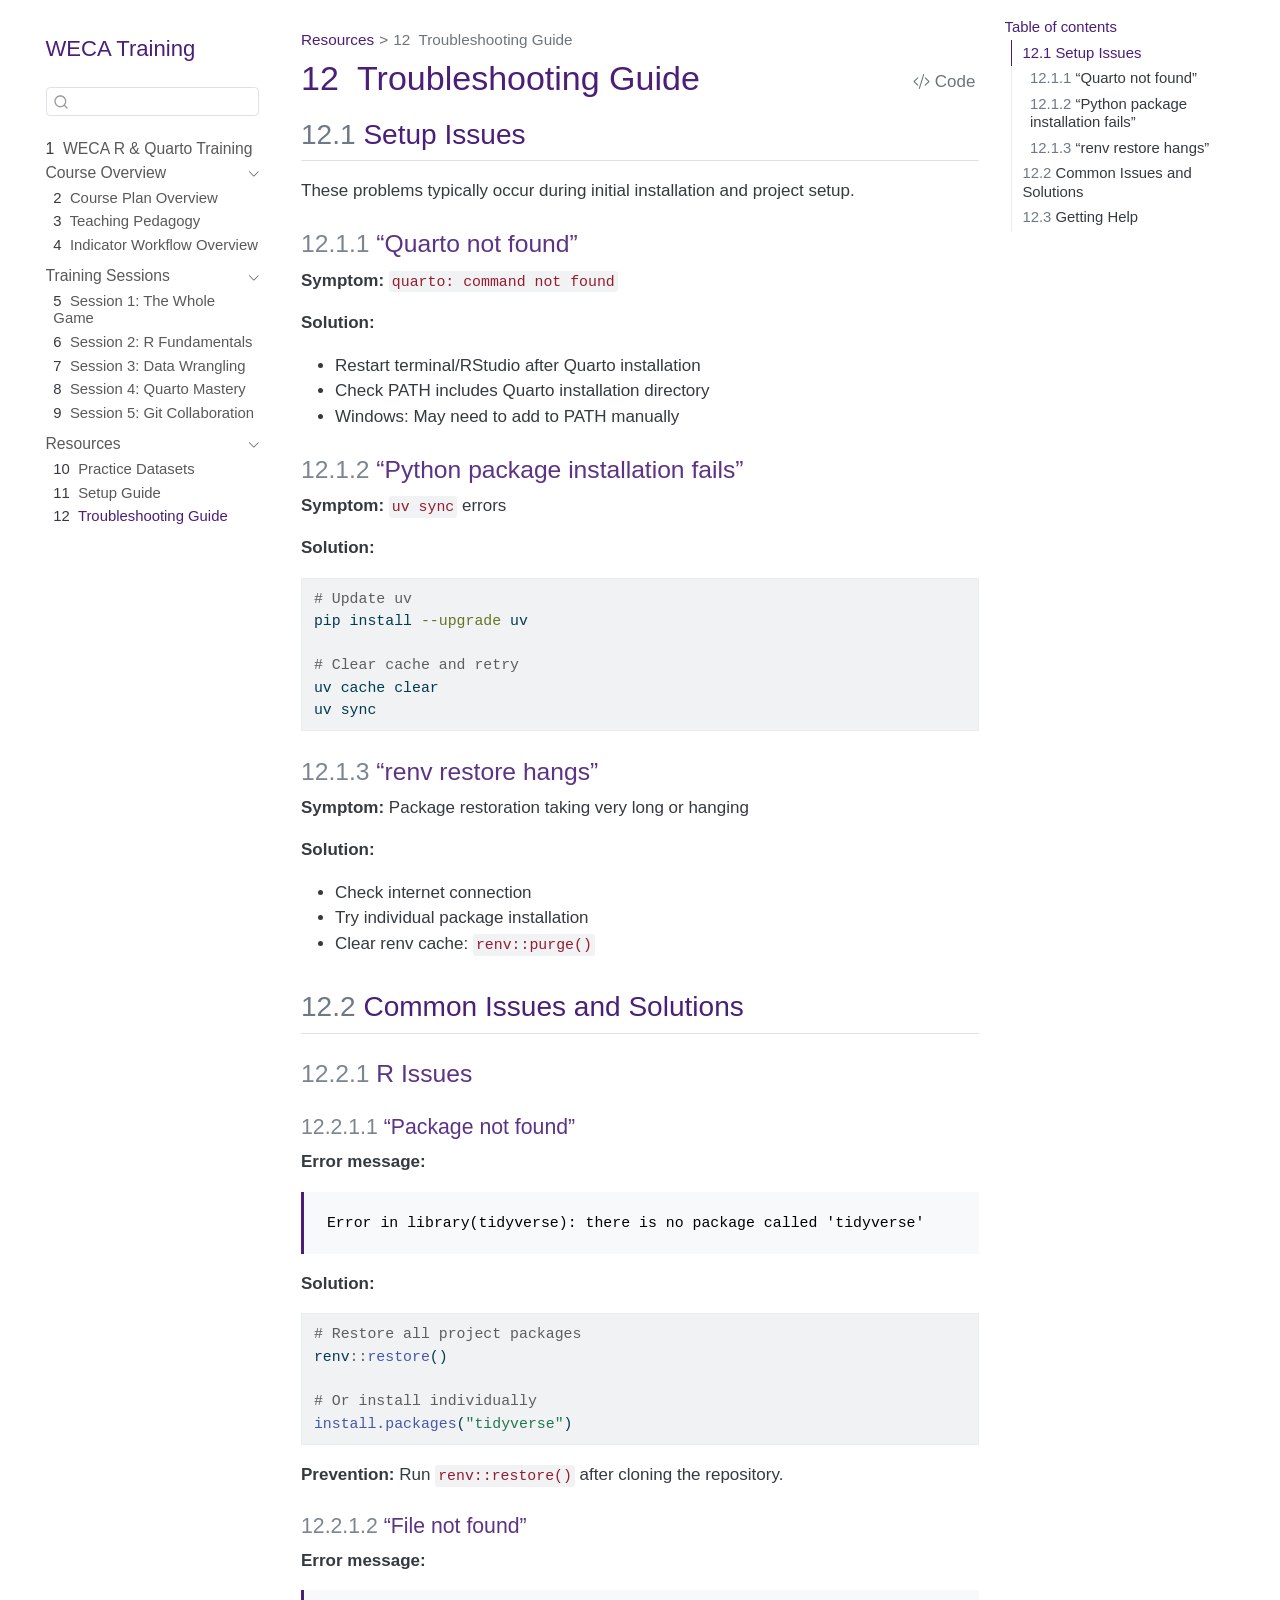
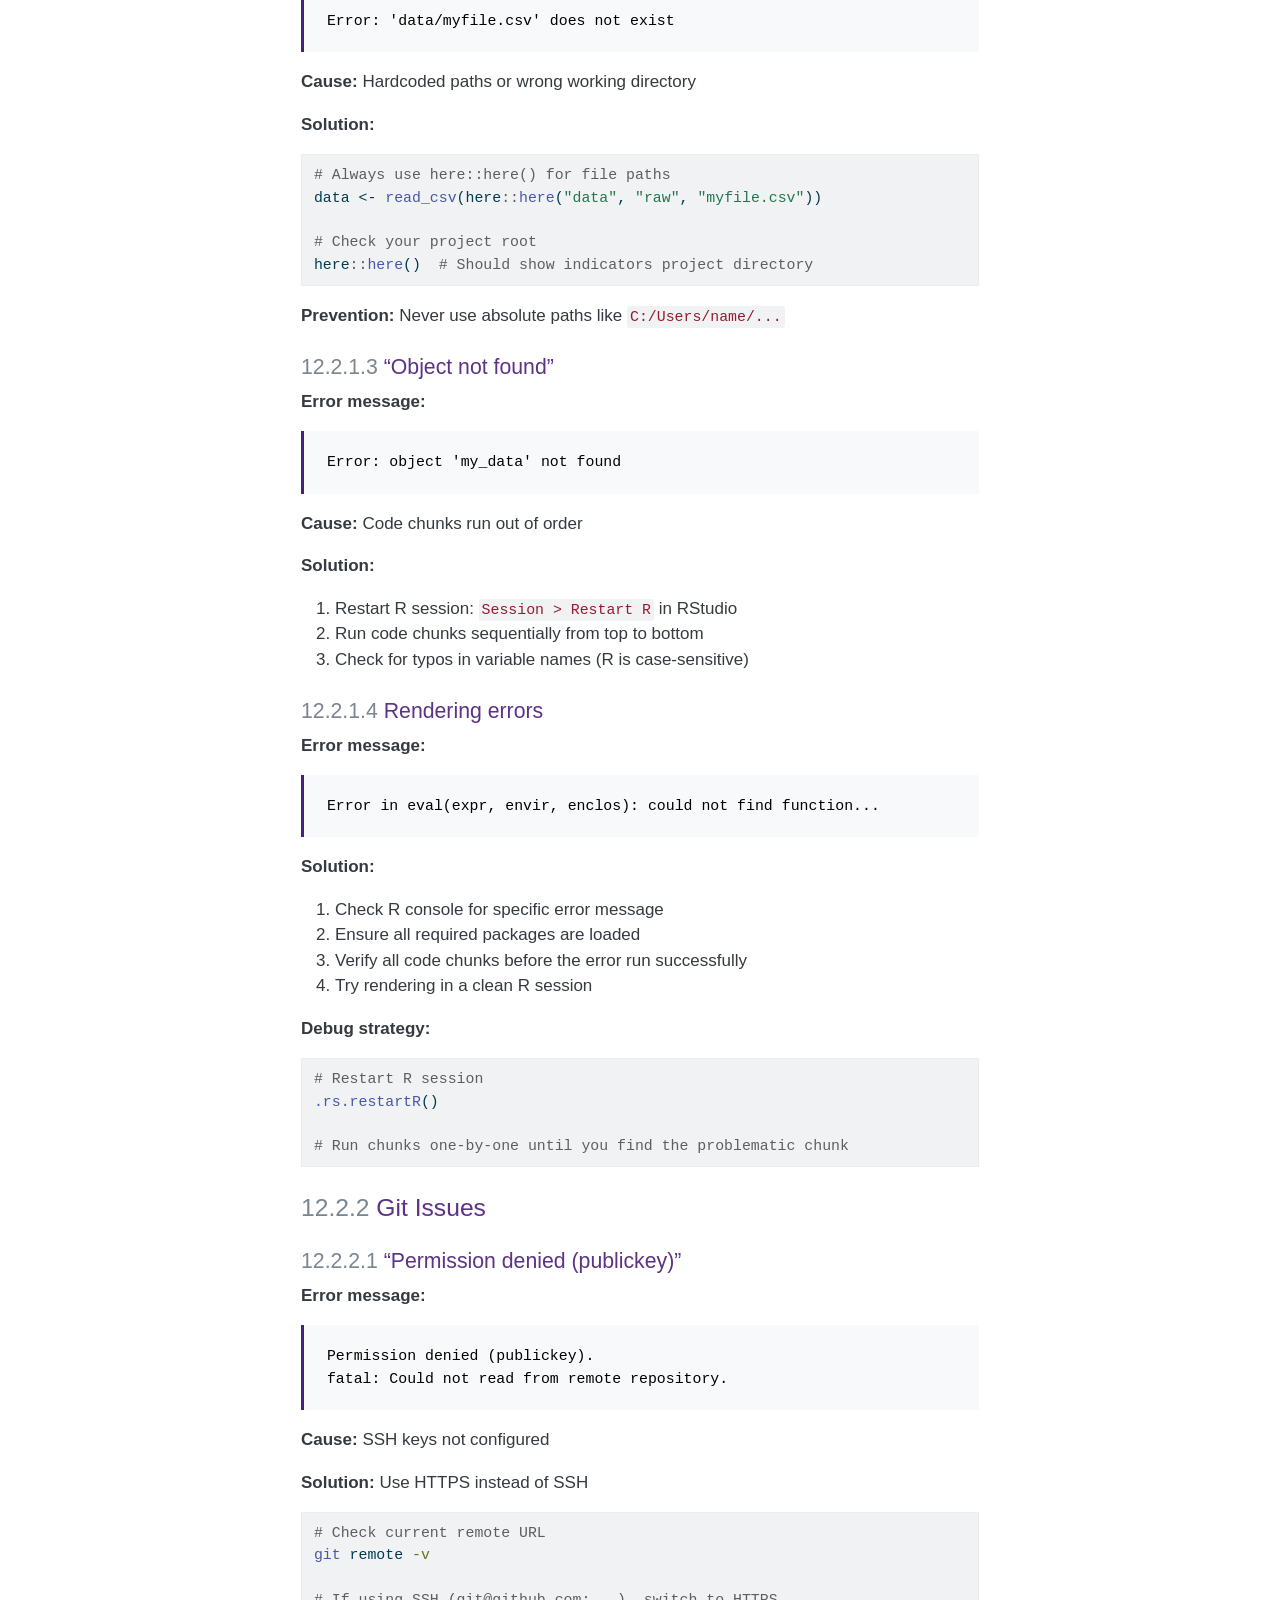
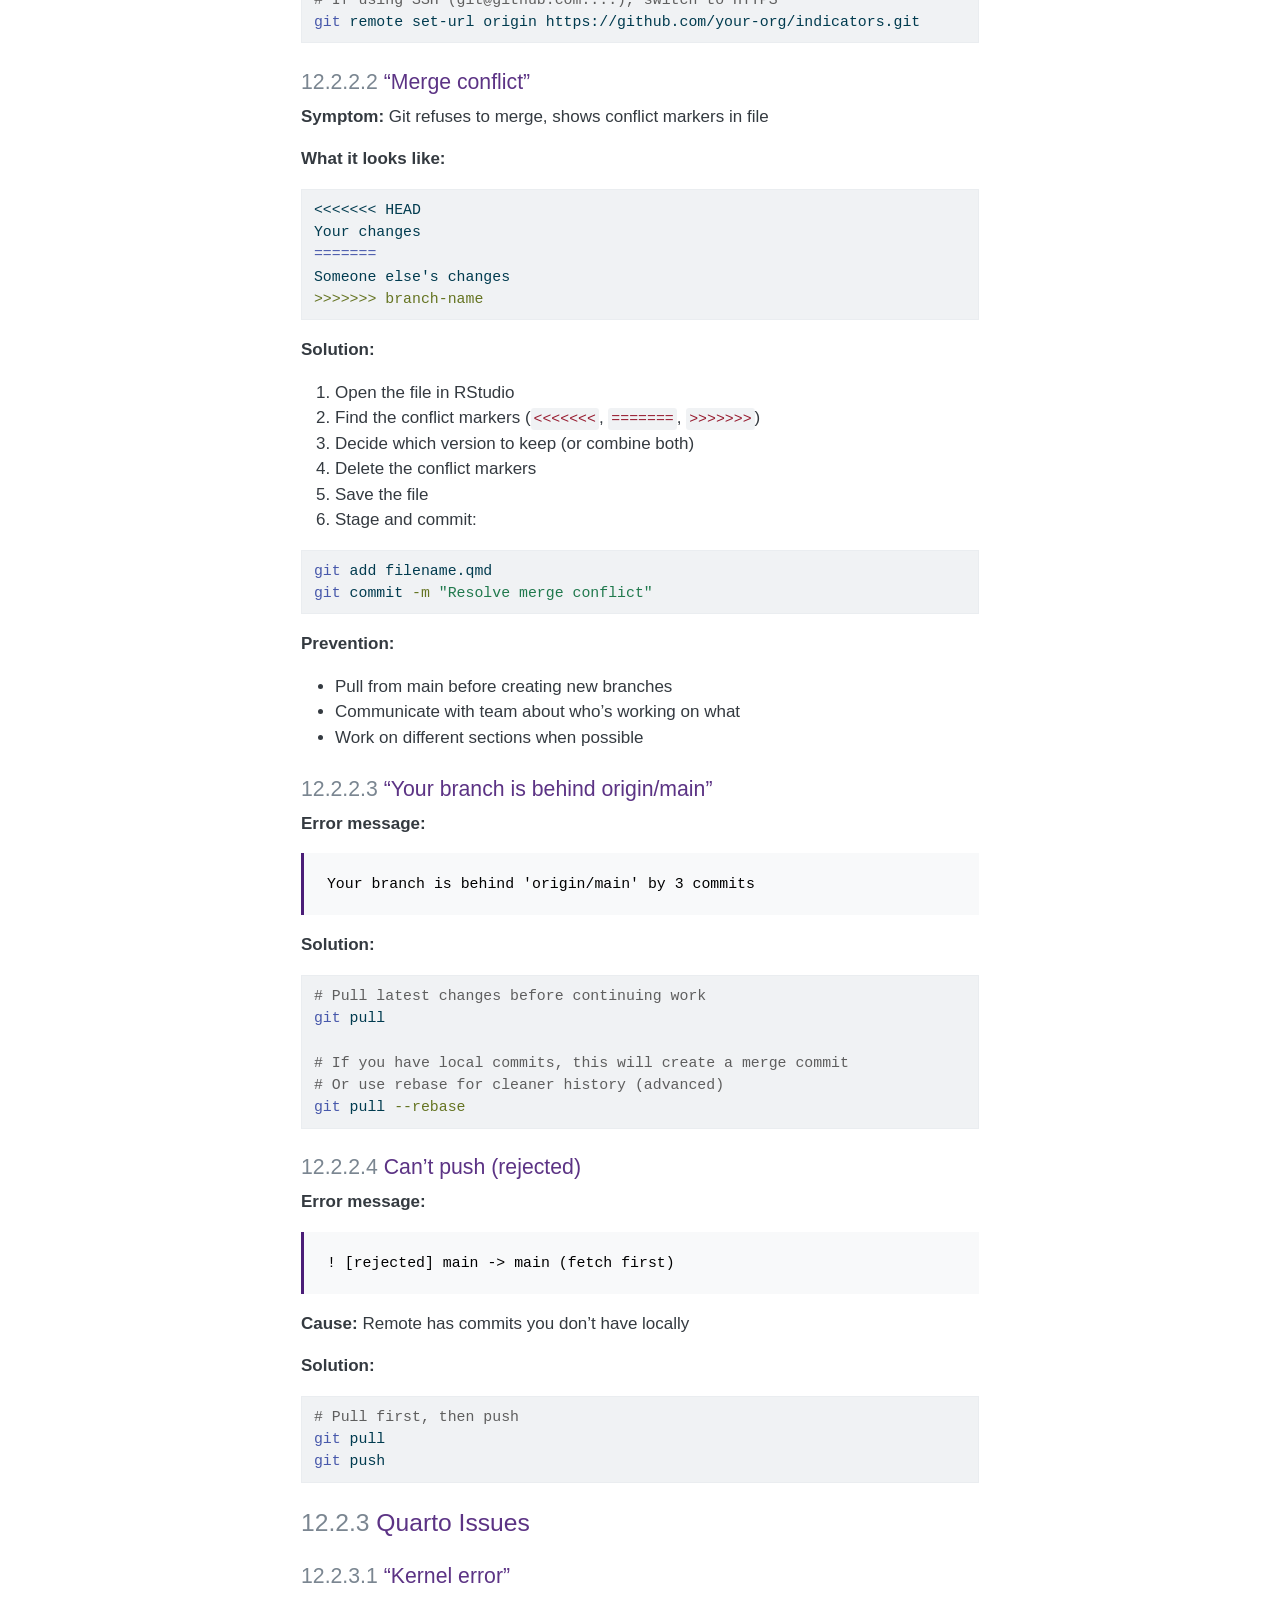
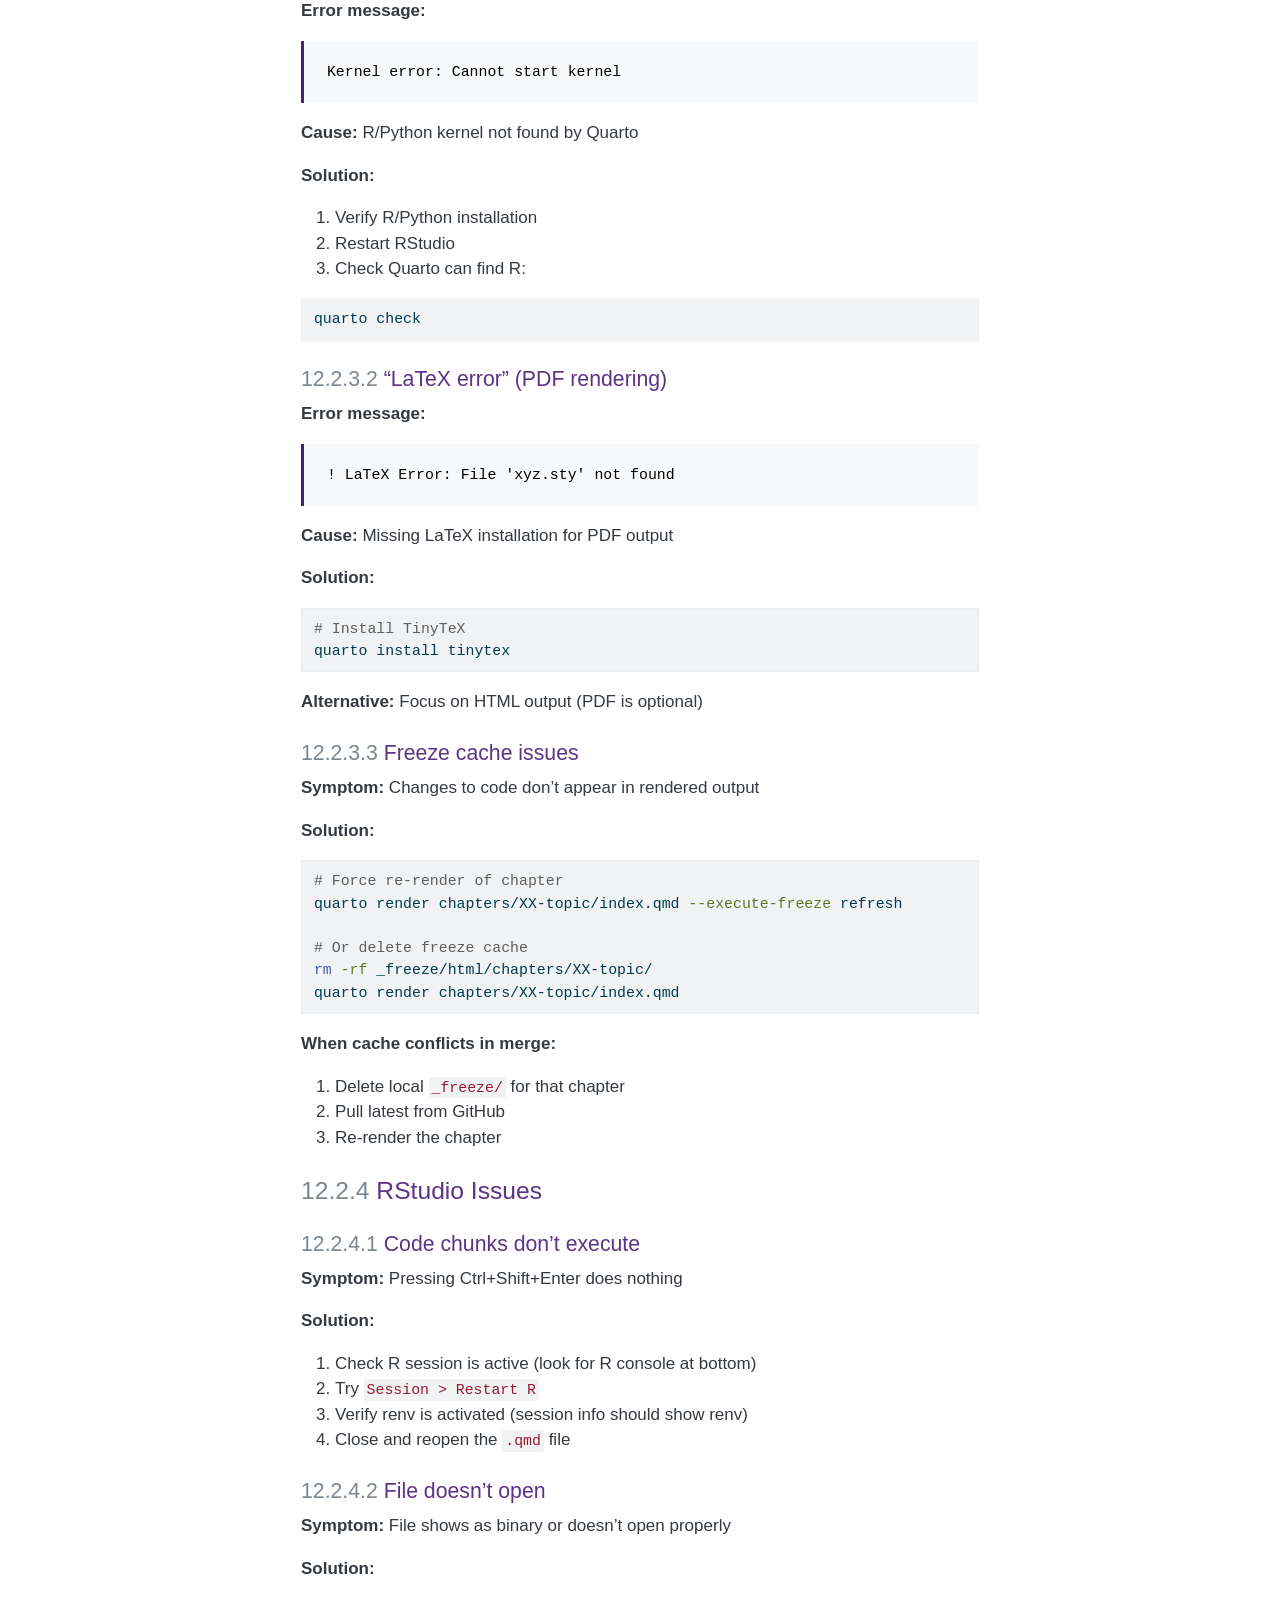
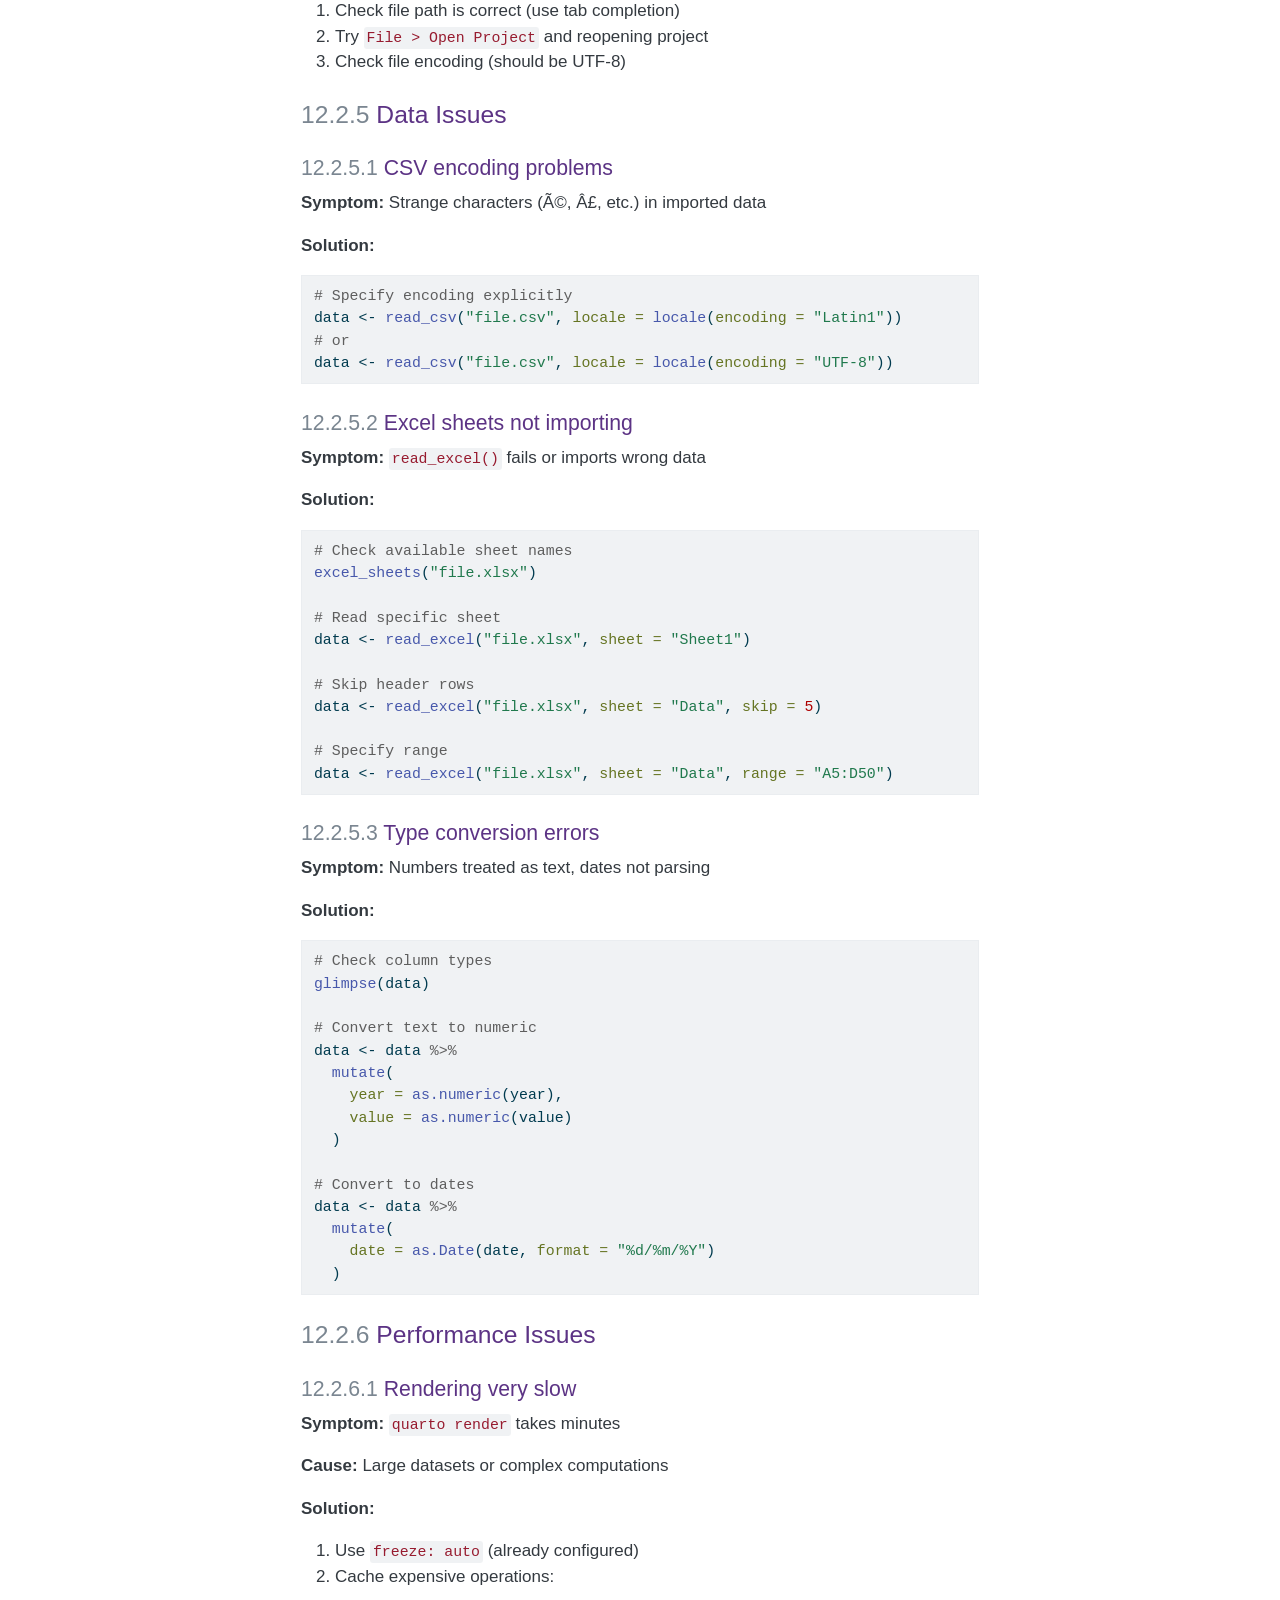
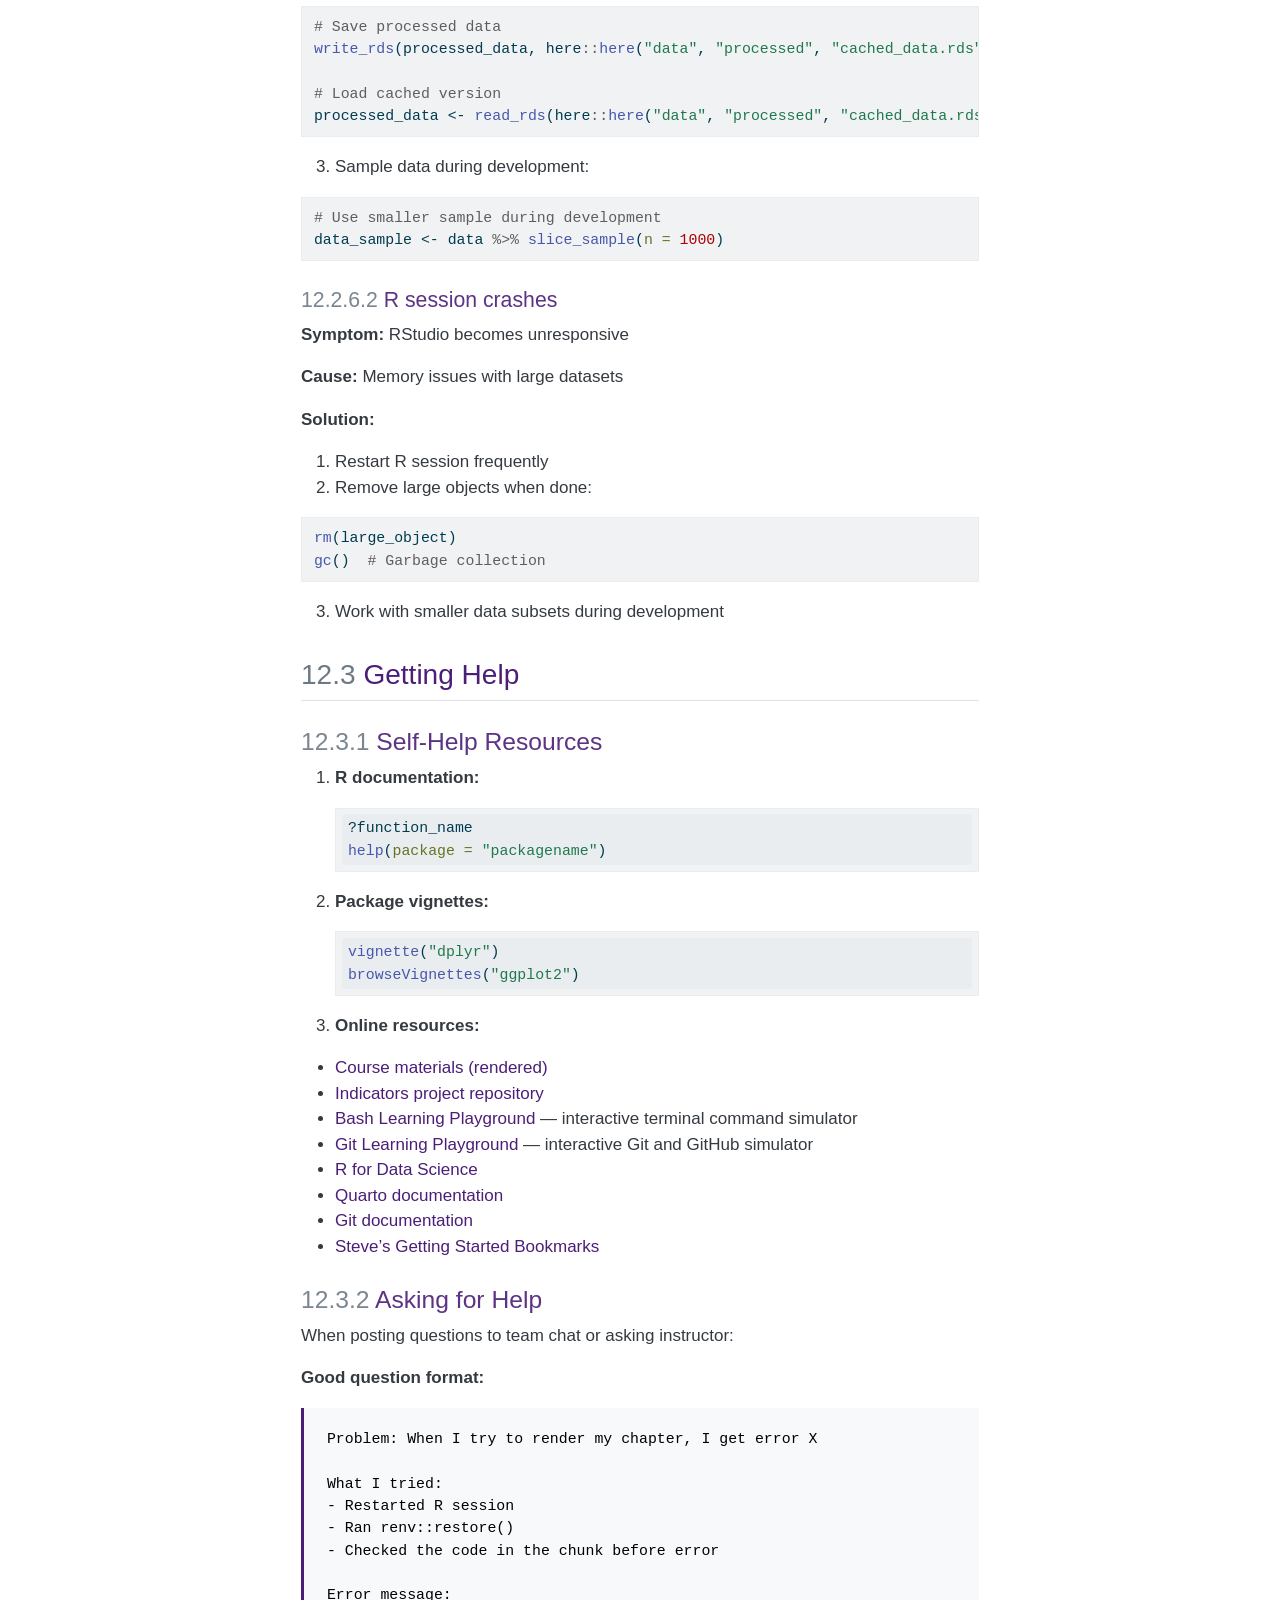
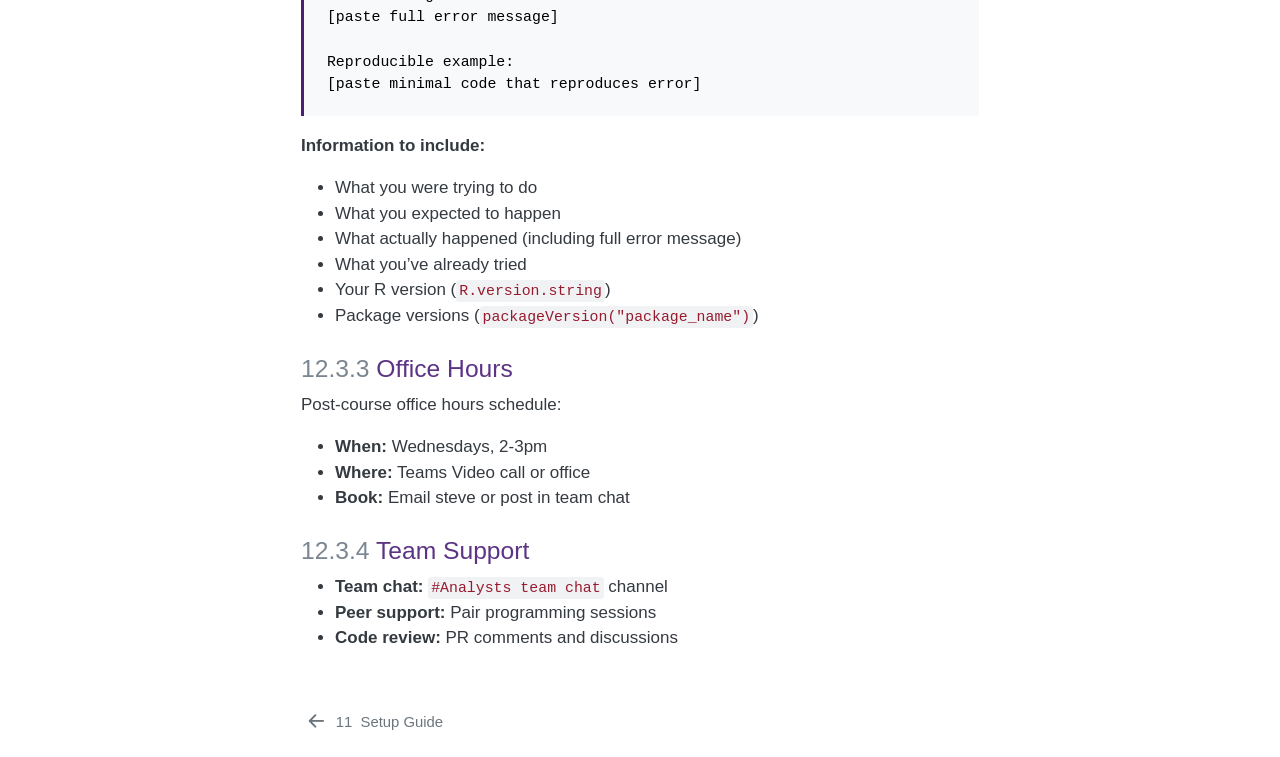
<file: _output/resources/troubleshooting.html>
<!DOCTYPE html>
<html xmlns="http://www.w3.org/1999/xhtml" lang="en" xml:lang="en"><head>

<meta charset="utf-8">
<meta name="generator" content="quarto-1.9.37">

<meta name="viewport" content="width=device-width, initial-scale=1.0, user-scalable=yes">


<title>12&nbsp; Troubleshooting Guide – WECA R &amp; Quarto Training</title>
<style>
/* Default styles provided by pandoc.
** See https://pandoc.org/MANUAL.html#variables-for-html for config info.
*/
code{white-space: pre-wrap;}
span.smallcaps{font-variant: small-caps;}
div.columns{display: flex; gap: min(4vw, 1.5em);}
div.column{flex: auto; overflow-x: auto;}
div.hanging-indent{margin-left: 1.5em; text-indent: -1.5em;}
ul.task-list{list-style: none;}
ul.task-list li input[type="checkbox"] {
  width: 0.8em;
  margin: 0 0.8em 0.2em -1em; /* quarto-specific, see https://github.com/quarto-dev/quarto-cli/issues/4556 */ 
  vertical-align: middle;
}
/* CSS for syntax highlighting */
html { -webkit-text-size-adjust: 100%; }
pre > code.sourceCode { white-space: pre; position: relative; }
pre > code.sourceCode > span { display: inline-block; line-height: 1.25; }
pre > code.sourceCode > span:empty { height: 1.2em; }
.sourceCode { overflow: visible; }
code.sourceCode > span { color: inherit; text-decoration: inherit; }
div.sourceCode { margin: 1em 0; }
pre.sourceCode { margin: 0; }
@media screen {
div.sourceCode { overflow: auto; }
}
@media print {
pre > code.sourceCode { white-space: pre-wrap; }
pre > code.sourceCode > span { text-indent: -5em; padding-left: 5em; }
}
pre.numberSource code
  { counter-reset: source-line 0; }
pre.numberSource code > span
  { position: relative; left: -4em; counter-increment: source-line; }
pre.numberSource code > span > a:first-child::before
  { content: counter(source-line);
    position: relative; left: -1em; text-align: right; vertical-align: baseline;
    border: none; display: inline-block;
    -webkit-touch-callout: none; -webkit-user-select: none;
    -khtml-user-select: none; -moz-user-select: none;
    -ms-user-select: none; user-select: none;
    padding: 0 4px; width: 4em;
  }
pre.numberSource { margin-left: 3em;  padding-left: 4px; }
div.sourceCode
  {   }
@media screen {
pre > code.sourceCode > span > a:first-child::before { text-decoration: underline; }
}
</style>


<script src="../site_libs/quarto-nav/quarto-nav.js"></script>
<script src="../site_libs/quarto-nav/headroom.min.js"></script>
<script src="../site_libs/clipboard/clipboard.min.js"></script>
<script src="../site_libs/quarto-search/autocomplete.umd.js"></script>
<script src="../site_libs/quarto-search/fuse.min.js"></script>
<script src="../site_libs/quarto-search/quarto-search.js"></script>
<meta name="quarto:offset" content="../">
<link href="../resources/setup-guide.html" rel="prev">
<script src="../site_libs/quarto-html/quarto.js" type="module"></script>
<script src="../site_libs/quarto-html/tabsets/tabsets.js" type="module"></script>
<script src="../site_libs/quarto-html/popper.min.js"></script>
<script src="../site_libs/quarto-html/tippy.umd.min.js"></script>
<script src="../site_libs/quarto-html/anchor.min.js"></script>
<link href="../site_libs/quarto-html/tippy.css" rel="stylesheet">
<link href="../site_libs/quarto-html/quarto-syntax-highlighting-7f8f88aac4f3542376d5c11b86a4c14d.css" rel="stylesheet" id="quarto-text-highlighting-styles">
<script src="../site_libs/bootstrap/bootstrap.min.js"></script>
<link href="../site_libs/bootstrap/bootstrap-icons.css" rel="stylesheet">
<link href="../site_libs/bootstrap/bootstrap-47ac4aec12e2dcd3e5eabaebee350354.min.css" rel="stylesheet" append-hash="true" id="quarto-bootstrap" data-mode="light">
<script id="quarto-search-options" type="application/json">{
  "location": "sidebar",
  "copy-button": false,
  "collapse-after": 3,
  "panel-placement": "start",
  "type": "textbox",
  "limit": 50,
  "keyboard-shortcut": [
    "f",
    "/",
    "s"
  ],
  "show-item-context": false,
  "language": {
    "search-no-results-text": "No results",
    "search-matching-documents-text": "matching documents",
    "search-copy-link-title": "Copy link to search",
    "search-hide-matches-text": "Hide additional matches",
    "search-more-match-text": "more match in this document",
    "search-more-matches-text": "more matches in this document",
    "search-clear-button-title": "Clear",
    "search-text-placeholder": "",
    "search-detached-cancel-button-title": "Cancel",
    "search-submit-button-title": "Submit",
    "search-label": "Search"
  }
}</script>


</head>

<body class="nav-sidebar floating quarto-light">

<div id="quarto-search-results"></div>
  <header id="quarto-header" class="headroom fixed-top">
  <nav class="quarto-secondary-nav">
    <div class="container-fluid d-flex">
      <button type="button" class="quarto-btn-toggle btn" data-bs-toggle="collapse" role="button" data-bs-target=".quarto-sidebar-collapse-item" aria-controls="quarto-sidebar" aria-expanded="false" aria-label="Toggle sidebar navigation" onclick="if (window.quartoToggleHeadroom) { window.quartoToggleHeadroom(); }">
        <i class="bi bi-layout-text-sidebar-reverse"></i>
      </button>
        <nav class="quarto-page-breadcrumbs" aria-label="breadcrumb"><ol class="breadcrumb"><li class="breadcrumb-item"><a href="../resources/datasets.html">Resources</a></li><li class="breadcrumb-item"><a href="../resources/troubleshooting.html"><span class="chapter-number">12</span>&nbsp; <span class="chapter-title">Troubleshooting Guide</span></a></li></ol></nav>
        <a class="flex-grow-1" role="navigation" data-bs-toggle="collapse" data-bs-target=".quarto-sidebar-collapse-item" aria-controls="quarto-sidebar" aria-expanded="false" aria-label="Toggle sidebar navigation" onclick="if (window.quartoToggleHeadroom) { window.quartoToggleHeadroom(); }">      
        </a>
      <button type="button" class="btn quarto-search-button" aria-label="Search" onclick="window.quartoOpenSearch();">
        <i class="bi bi-search"></i>
      </button>
    </div>
  </nav>
</header>
<!-- content -->
<div id="quarto-content" class="quarto-container page-columns page-rows-contents page-layout-full">
<!-- sidebar -->
  <nav id="quarto-sidebar" class="sidebar collapse collapse-horizontal quarto-sidebar-collapse-item sidebar-navigation floating overflow-auto">
    <div class="pt-lg-2 mt-2 text-left sidebar-header">
    <div class="sidebar-title mb-0 py-0">
      <a href="../">WECA Training</a> 
    </div>
      </div>
        <div class="mt-2 flex-shrink-0 align-items-center">
        <div class="sidebar-search">
        <div id="quarto-search" class="" title="Search"></div>
        </div>
        </div>
    <div class="sidebar-menu-container"> 
    <ul class="list-unstyled mt-1">
        <li class="sidebar-item">
  <div class="sidebar-item-container"> 
  <a href="../index.html" class="sidebar-item-text sidebar-link">
 <span class="menu-text"><span class="chapter-number">1</span>&nbsp; <span class="chapter-title">WECA R &amp; Quarto Training</span></span></a>
  </div>
</li>
        <li class="sidebar-item sidebar-item-section">
      <div class="sidebar-item-container"> 
            <a class="sidebar-item-text sidebar-link text-start" data-bs-toggle="collapse" data-bs-target="#quarto-sidebar-section-1" role="navigation" aria-expanded="true">
 <span class="menu-text">Course Overview</span></a>
          <a class="sidebar-item-toggle text-start" data-bs-toggle="collapse" data-bs-target="#quarto-sidebar-section-1" role="navigation" aria-expanded="true" aria-label="Toggle section">
            <i class="bi bi-chevron-right ms-2"></i>
          </a> 
      </div>
      <ul id="quarto-sidebar-section-1" class="collapse list-unstyled sidebar-section depth1 show">  
          <li class="sidebar-item">
  <div class="sidebar-item-container"> 
  <a href="../overview/course-plan.html" class="sidebar-item-text sidebar-link">
 <span class="menu-text"><span class="chapter-number">2</span>&nbsp; <span class="chapter-title">Course Plan Overview</span></span></a>
  </div>
</li>
          <li class="sidebar-item">
  <div class="sidebar-item-container"> 
  <a href="../overview/pedagogy.html" class="sidebar-item-text sidebar-link">
 <span class="menu-text"><span class="chapter-number">3</span>&nbsp; <span class="chapter-title">Teaching Pedagogy</span></span></a>
  </div>
</li>
          <li class="sidebar-item">
  <div class="sidebar-item-container"> 
  <a href="../overview/workflow.html" class="sidebar-item-text sidebar-link">
 <span class="menu-text"><span class="chapter-number">4</span>&nbsp; <span class="chapter-title">Indicator Workflow Overview</span></span></a>
  </div>
</li>
      </ul>
  </li>
        <li class="sidebar-item sidebar-item-section">
      <div class="sidebar-item-container"> 
            <a class="sidebar-item-text sidebar-link text-start" data-bs-toggle="collapse" data-bs-target="#quarto-sidebar-section-2" role="navigation" aria-expanded="true">
 <span class="menu-text">Training Sessions</span></a>
          <a class="sidebar-item-toggle text-start" data-bs-toggle="collapse" data-bs-target="#quarto-sidebar-section-2" role="navigation" aria-expanded="true" aria-label="Toggle section">
            <i class="bi bi-chevron-right ms-2"></i>
          </a> 
      </div>
      <ul id="quarto-sidebar-section-2" class="collapse list-unstyled sidebar-section depth1 show">  
          <li class="sidebar-item">
  <div class="sidebar-item-container"> 
  <a href="../sessions/session-01.html" class="sidebar-item-text sidebar-link">
 <span class="menu-text"><span class="chapter-number">5</span>&nbsp; <span class="chapter-title">Session 1: The Whole Game</span></span></a>
  </div>
</li>
          <li class="sidebar-item">
  <div class="sidebar-item-container"> 
  <a href="../sessions/session-02.html" class="sidebar-item-text sidebar-link">
 <span class="menu-text"><span class="chapter-number">6</span>&nbsp; <span class="chapter-title">Session 2: R Fundamentals</span></span></a>
  </div>
</li>
          <li class="sidebar-item">
  <div class="sidebar-item-container"> 
  <a href="../sessions/session-03.html" class="sidebar-item-text sidebar-link">
 <span class="menu-text"><span class="chapter-number">7</span>&nbsp; <span class="chapter-title">Session 3: Data Wrangling</span></span></a>
  </div>
</li>
          <li class="sidebar-item">
  <div class="sidebar-item-container"> 
  <a href="../sessions/session-04.html" class="sidebar-item-text sidebar-link">
 <span class="menu-text"><span class="chapter-number">8</span>&nbsp; <span class="chapter-title">Session 4: Quarto Mastery</span></span></a>
  </div>
</li>
          <li class="sidebar-item">
  <div class="sidebar-item-container"> 
  <a href="../sessions/session-05.html" class="sidebar-item-text sidebar-link">
 <span class="menu-text"><span class="chapter-number">9</span>&nbsp; <span class="chapter-title">Session 5: Git Collaboration</span></span></a>
  </div>
</li>
      </ul>
  </li>
        <li class="sidebar-item sidebar-item-section">
      <div class="sidebar-item-container"> 
            <a class="sidebar-item-text sidebar-link text-start" data-bs-toggle="collapse" data-bs-target="#quarto-sidebar-section-3" role="navigation" aria-expanded="true">
 <span class="menu-text">Resources</span></a>
          <a class="sidebar-item-toggle text-start" data-bs-toggle="collapse" data-bs-target="#quarto-sidebar-section-3" role="navigation" aria-expanded="true" aria-label="Toggle section">
            <i class="bi bi-chevron-right ms-2"></i>
          </a> 
      </div>
      <ul id="quarto-sidebar-section-3" class="collapse list-unstyled sidebar-section depth1 show">  
          <li class="sidebar-item">
  <div class="sidebar-item-container"> 
  <a href="../resources/datasets.html" class="sidebar-item-text sidebar-link">
 <span class="menu-text"><span class="chapter-number">10</span>&nbsp; <span class="chapter-title">Practice Datasets</span></span></a>
  </div>
</li>
          <li class="sidebar-item">
  <div class="sidebar-item-container"> 
  <a href="../resources/setup-guide.html" class="sidebar-item-text sidebar-link">
 <span class="menu-text"><span class="chapter-number">11</span>&nbsp; <span class="chapter-title">Setup Guide</span></span></a>
  </div>
</li>
          <li class="sidebar-item">
  <div class="sidebar-item-container"> 
  <a href="../resources/troubleshooting.html" class="sidebar-item-text sidebar-link active">
 <span class="menu-text"><span class="chapter-number">12</span>&nbsp; <span class="chapter-title">Troubleshooting Guide</span></span></a>
  </div>
</li>
      </ul>
  </li>
    </ul>
    </div>
</nav>
<div id="quarto-sidebar-glass" class="quarto-sidebar-collapse-item" data-bs-toggle="collapse" data-bs-target=".quarto-sidebar-collapse-item"></div>
<!-- margin-sidebar -->
    <div id="quarto-margin-sidebar" class="sidebar margin-sidebar">
        <nav id="TOC" role="doc-toc" class="toc-active">
    <h2 id="toc-title">Table of contents</h2>
   
  <ul>
  <li><a href="#setup-issues" id="toc-setup-issues" class="nav-link active" data-scroll-target="#setup-issues"><span class="header-section-number">12.1</span> Setup Issues</a>
  <ul class="collapse">
  <li><a href="#quarto-not-found" id="toc-quarto-not-found" class="nav-link" data-scroll-target="#quarto-not-found"><span class="header-section-number">12.1.1</span> “Quarto not found”</a></li>
  <li><a href="#python-package-installation-fails" id="toc-python-package-installation-fails" class="nav-link" data-scroll-target="#python-package-installation-fails"><span class="header-section-number">12.1.2</span> “Python package installation fails”</a></li>
  <li><a href="#renv-restore-hangs" id="toc-renv-restore-hangs" class="nav-link" data-scroll-target="#renv-restore-hangs"><span class="header-section-number">12.1.3</span> “renv restore hangs”</a></li>
  </ul></li>
  <li><a href="#common-issues-and-solutions" id="toc-common-issues-and-solutions" class="nav-link" data-scroll-target="#common-issues-and-solutions"><span class="header-section-number">12.2</span> Common Issues and Solutions</a>
  <ul class="collapse">
  <li><a href="#r-issues" id="toc-r-issues" class="nav-link" data-scroll-target="#r-issues"><span class="header-section-number">12.2.1</span> R Issues</a></li>
  <li><a href="#git-issues" id="toc-git-issues" class="nav-link" data-scroll-target="#git-issues"><span class="header-section-number">12.2.2</span> Git Issues</a></li>
  <li><a href="#quarto-issues" id="toc-quarto-issues" class="nav-link" data-scroll-target="#quarto-issues"><span class="header-section-number">12.2.3</span> Quarto Issues</a></li>
  <li><a href="#rstudio-issues" id="toc-rstudio-issues" class="nav-link" data-scroll-target="#rstudio-issues"><span class="header-section-number">12.2.4</span> RStudio Issues</a></li>
  <li><a href="#data-issues" id="toc-data-issues" class="nav-link" data-scroll-target="#data-issues"><span class="header-section-number">12.2.5</span> Data Issues</a></li>
  <li><a href="#performance-issues" id="toc-performance-issues" class="nav-link" data-scroll-target="#performance-issues"><span class="header-section-number">12.2.6</span> Performance Issues</a></li>
  </ul></li>
  <li><a href="#getting-help" id="toc-getting-help" class="nav-link" data-scroll-target="#getting-help"><span class="header-section-number">12.3</span> Getting Help</a>
  <ul class="collapse">
  <li><a href="#self-help-resources" id="toc-self-help-resources" class="nav-link" data-scroll-target="#self-help-resources"><span class="header-section-number">12.3.1</span> Self-Help Resources</a></li>
  <li><a href="#asking-for-help" id="toc-asking-for-help" class="nav-link" data-scroll-target="#asking-for-help"><span class="header-section-number">12.3.2</span> Asking for Help</a></li>
  <li><a href="#office-hours" id="toc-office-hours" class="nav-link" data-scroll-target="#office-hours"><span class="header-section-number">12.3.3</span> Office Hours</a></li>
  <li><a href="#team-support" id="toc-team-support" class="nav-link" data-scroll-target="#team-support"><span class="header-section-number">12.3.4</span> Team Support</a></li>
  </ul></li>
  </ul>
</nav>
    </div>
<!-- main -->
<main class="content column-body" id="quarto-document-content">

<header id="title-block-header" class="quarto-title-block default"><nav class="quarto-page-breadcrumbs quarto-title-breadcrumbs d-none d-lg-block" aria-label="breadcrumb"><ol class="breadcrumb"><li class="breadcrumb-item"><a href="../resources/datasets.html">Resources</a></li><li class="breadcrumb-item"><a href="../resources/troubleshooting.html"><span class="chapter-number">12</span>&nbsp; <span class="chapter-title">Troubleshooting Guide</span></a></li></ol></nav>
<div class="quarto-title">
<div class="quarto-title-block"><div><h1 class="title"><span class="chapter-number">12</span>&nbsp; <span class="chapter-title">Troubleshooting Guide</span></h1><button type="button" class="btn code-tools-button" id="quarto-code-tools-source"><i class="bi"></i> Code</button></div></div>
</div>



<div class="quarto-title-meta column-body">

    
  
    
  </div>
  


</header>


<section id="setup-issues" class="level2" data-number="12.1">
<h2 data-number="12.1" class="anchored" data-anchor-id="setup-issues"><span class="header-section-number">12.1</span> Setup Issues</h2>
<p>These problems typically occur during initial installation and project setup.</p>
<section id="quarto-not-found" class="level3" data-number="12.1.1">
<h3 data-number="12.1.1" class="anchored" data-anchor-id="quarto-not-found"><span class="header-section-number">12.1.1</span> “Quarto not found”</h3>
<p><strong>Symptom:</strong> <code>quarto: command not found</code></p>
<p><strong>Solution:</strong></p>
<ul>
<li>Restart terminal/RStudio after Quarto installation</li>
<li>Check PATH includes Quarto installation directory</li>
<li>Windows: May need to add to PATH manually</li>
</ul>
</section>
<section id="python-package-installation-fails" class="level3" data-number="12.1.2">
<h3 data-number="12.1.2" class="anchored" data-anchor-id="python-package-installation-fails"><span class="header-section-number">12.1.2</span> “Python package installation fails”</h3>
<p><strong>Symptom:</strong> <code>uv sync</code> errors</p>
<p><strong>Solution:</strong></p>
<div class="code-copy-outer-scaffold"><div class="sourceCode" id="cb1"><pre class="sourceCode bash code-with-copy"><code class="sourceCode bash"><span id="cb1-1"><a href="#cb1-1" aria-hidden="true" tabindex="-1"></a><span class="co"># Update uv</span></span>
<span id="cb1-2"><a href="#cb1-2" aria-hidden="true" tabindex="-1"></a><span class="ex">pip</span> install <span class="at">--upgrade</span> uv</span>
<span id="cb1-3"><a href="#cb1-3" aria-hidden="true" tabindex="-1"></a></span>
<span id="cb1-4"><a href="#cb1-4" aria-hidden="true" tabindex="-1"></a><span class="co"># Clear cache and retry</span></span>
<span id="cb1-5"><a href="#cb1-5" aria-hidden="true" tabindex="-1"></a><span class="ex">uv</span> cache clear</span>
<span id="cb1-6"><a href="#cb1-6" aria-hidden="true" tabindex="-1"></a><span class="ex">uv</span> sync</span></code></pre></div><button title="Copy to Clipboard" class="code-copy-button"><i class="bi"></i></button></div>
</section>
<section id="renv-restore-hangs" class="level3" data-number="12.1.3">
<h3 data-number="12.1.3" class="anchored" data-anchor-id="renv-restore-hangs"><span class="header-section-number">12.1.3</span> “renv restore hangs”</h3>
<p><strong>Symptom:</strong> Package restoration taking very long or hanging</p>
<p><strong>Solution:</strong></p>
<ul>
<li>Check internet connection</li>
<li>Try individual package installation</li>
<li>Clear renv cache: <code>renv::purge()</code></li>
</ul>
</section>
</section>
<section id="common-issues-and-solutions" class="level2" data-number="12.2">
<h2 data-number="12.2" class="anchored" data-anchor-id="common-issues-and-solutions"><span class="header-section-number">12.2</span> Common Issues and Solutions</h2>
<section id="r-issues" class="level3" data-number="12.2.1">
<h3 data-number="12.2.1" class="anchored" data-anchor-id="r-issues"><span class="header-section-number">12.2.1</span> R Issues</h3>
<section id="package-not-found" class="level4" data-number="12.2.1.1">
<h4 data-number="12.2.1.1" class="anchored" data-anchor-id="package-not-found"><span class="header-section-number">12.2.1.1</span> “Package not found”</h4>
<p><strong>Error message:</strong></p>
<pre><code>Error in library(tidyverse): there is no package called 'tidyverse'</code></pre>
<p><strong>Solution:</strong></p>
<div class="code-copy-outer-scaffold"><div class="sourceCode" id="cb3"><pre class="sourceCode r code-with-copy"><code class="sourceCode r"><span id="cb3-1"><a href="#cb3-1" aria-hidden="true" tabindex="-1"></a><span class="co"># Restore all project packages</span></span>
<span id="cb3-2"><a href="#cb3-2" aria-hidden="true" tabindex="-1"></a>renv<span class="sc">::</span><span class="fu">restore</span>()</span>
<span id="cb3-3"><a href="#cb3-3" aria-hidden="true" tabindex="-1"></a></span>
<span id="cb3-4"><a href="#cb3-4" aria-hidden="true" tabindex="-1"></a><span class="co"># Or install individually</span></span>
<span id="cb3-5"><a href="#cb3-5" aria-hidden="true" tabindex="-1"></a><span class="fu">install.packages</span>(<span class="st">"tidyverse"</span>)</span></code></pre></div><button title="Copy to Clipboard" class="code-copy-button"><i class="bi"></i></button></div>
<p><strong>Prevention:</strong> Run <code>renv::restore()</code> after cloning the repository.</p>
</section>
<section id="file-not-found" class="level4" data-number="12.2.1.2">
<h4 data-number="12.2.1.2" class="anchored" data-anchor-id="file-not-found"><span class="header-section-number">12.2.1.2</span> “File not found”</h4>
<p><strong>Error message:</strong></p>
<pre><code>Error: 'data/myfile.csv' does not exist</code></pre>
<p><strong>Cause:</strong> Hardcoded paths or wrong working directory</p>
<p><strong>Solution:</strong></p>
<div class="code-copy-outer-scaffold"><div class="sourceCode" id="cb5"><pre class="sourceCode r code-with-copy"><code class="sourceCode r"><span id="cb5-1"><a href="#cb5-1" aria-hidden="true" tabindex="-1"></a><span class="co"># Always use here::here() for file paths</span></span>
<span id="cb5-2"><a href="#cb5-2" aria-hidden="true" tabindex="-1"></a>data <span class="ot">&lt;-</span> <span class="fu">read_csv</span>(here<span class="sc">::</span><span class="fu">here</span>(<span class="st">"data"</span>, <span class="st">"raw"</span>, <span class="st">"myfile.csv"</span>))</span>
<span id="cb5-3"><a href="#cb5-3" aria-hidden="true" tabindex="-1"></a></span>
<span id="cb5-4"><a href="#cb5-4" aria-hidden="true" tabindex="-1"></a><span class="co"># Check your project root</span></span>
<span id="cb5-5"><a href="#cb5-5" aria-hidden="true" tabindex="-1"></a>here<span class="sc">::</span><span class="fu">here</span>()  <span class="co"># Should show indicators project directory</span></span></code></pre></div><button title="Copy to Clipboard" class="code-copy-button"><i class="bi"></i></button></div>
<p><strong>Prevention:</strong> Never use absolute paths like <code>C:/Users/name/...</code></p>
</section>
<section id="object-not-found" class="level4" data-number="12.2.1.3">
<h4 data-number="12.2.1.3" class="anchored" data-anchor-id="object-not-found"><span class="header-section-number">12.2.1.3</span> “Object not found”</h4>
<p><strong>Error message:</strong></p>
<pre><code>Error: object 'my_data' not found</code></pre>
<p><strong>Cause:</strong> Code chunks run out of order</p>
<p><strong>Solution:</strong></p>
<ol type="1">
<li>Restart R session: <code>Session &gt; Restart R</code> in RStudio</li>
<li>Run code chunks sequentially from top to bottom</li>
<li>Check for typos in variable names (R is case-sensitive)</li>
</ol>
</section>
<section id="rendering-errors" class="level4" data-number="12.2.1.4">
<h4 data-number="12.2.1.4" class="anchored" data-anchor-id="rendering-errors"><span class="header-section-number">12.2.1.4</span> Rendering errors</h4>
<p><strong>Error message:</strong></p>
<pre><code>Error in eval(expr, envir, enclos): could not find function...</code></pre>
<p><strong>Solution:</strong></p>
<ol type="1">
<li>Check R console for specific error message</li>
<li>Ensure all required packages are loaded</li>
<li>Verify all code chunks before the error run successfully</li>
<li>Try rendering in a clean R session</li>
</ol>
<p><strong>Debug strategy:</strong></p>
<div class="code-copy-outer-scaffold"><div class="sourceCode" id="cb8"><pre class="sourceCode r code-with-copy"><code class="sourceCode r"><span id="cb8-1"><a href="#cb8-1" aria-hidden="true" tabindex="-1"></a><span class="co"># Restart R session</span></span>
<span id="cb8-2"><a href="#cb8-2" aria-hidden="true" tabindex="-1"></a><span class="fu">.rs.restartR</span>()</span>
<span id="cb8-3"><a href="#cb8-3" aria-hidden="true" tabindex="-1"></a></span>
<span id="cb8-4"><a href="#cb8-4" aria-hidden="true" tabindex="-1"></a><span class="co"># Run chunks one-by-one until you find the problematic chunk</span></span></code></pre></div><button title="Copy to Clipboard" class="code-copy-button"><i class="bi"></i></button></div>
</section>
</section>
<section id="git-issues" class="level3" data-number="12.2.2">
<h3 data-number="12.2.2" class="anchored" data-anchor-id="git-issues"><span class="header-section-number">12.2.2</span> Git Issues</h3>
<section id="permission-denied-publickey" class="level4" data-number="12.2.2.1">
<h4 data-number="12.2.2.1" class="anchored" data-anchor-id="permission-denied-publickey"><span class="header-section-number">12.2.2.1</span> “Permission denied (publickey)”</h4>
<p><strong>Error message:</strong></p>
<pre><code>Permission denied (publickey).
fatal: Could not read from remote repository.</code></pre>
<p><strong>Cause:</strong> SSH keys not configured</p>
<p><strong>Solution:</strong> Use HTTPS instead of SSH</p>
<div class="code-copy-outer-scaffold"><div class="sourceCode" id="cb10"><pre class="sourceCode bash code-with-copy"><code class="sourceCode bash"><span id="cb10-1"><a href="#cb10-1" aria-hidden="true" tabindex="-1"></a><span class="co"># Check current remote URL</span></span>
<span id="cb10-2"><a href="#cb10-2" aria-hidden="true" tabindex="-1"></a><span class="fu">git</span> remote <span class="at">-v</span></span>
<span id="cb10-3"><a href="#cb10-3" aria-hidden="true" tabindex="-1"></a></span>
<span id="cb10-4"><a href="#cb10-4" aria-hidden="true" tabindex="-1"></a><span class="co"># If using SSH (git@github.com:...), switch to HTTPS</span></span>
<span id="cb10-5"><a href="#cb10-5" aria-hidden="true" tabindex="-1"></a><span class="fu">git</span> remote set-url origin https://github.com/your-org/indicators.git</span></code></pre></div><button title="Copy to Clipboard" class="code-copy-button"><i class="bi"></i></button></div>
</section>
<section id="merge-conflict" class="level4" data-number="12.2.2.2">
<h4 data-number="12.2.2.2" class="anchored" data-anchor-id="merge-conflict"><span class="header-section-number">12.2.2.2</span> “Merge conflict”</h4>
<p><strong>Symptom:</strong> Git refuses to merge, shows conflict markers in file</p>
<p><strong>What it looks like:</strong></p>
<div class="code-copy-outer-scaffold"><div class="sourceCode" id="cb11"><pre class="sourceCode markdown code-with-copy"><code class="sourceCode markdown"><span id="cb11-1"><a href="#cb11-1" aria-hidden="true" tabindex="-1"></a>&lt;&lt;&lt;&lt;&lt;&lt;&lt; HEAD</span>
<span id="cb11-2"><a href="#cb11-2" aria-hidden="true" tabindex="-1"></a>Your changes</span>
<span id="cb11-3"><a href="#cb11-3" aria-hidden="true" tabindex="-1"></a><span class="fu">=======</span></span>
<span id="cb11-4"><a href="#cb11-4" aria-hidden="true" tabindex="-1"></a>Someone else's changes</span>
<span id="cb11-5"><a href="#cb11-5" aria-hidden="true" tabindex="-1"></a><span class="at">&gt;&gt;&gt;&gt;&gt;&gt;&gt; branch-name</span></span></code></pre></div><button title="Copy to Clipboard" class="code-copy-button"><i class="bi"></i></button></div>
<p><strong>Solution:</strong></p>
<ol type="1">
<li>Open the file in RStudio</li>
<li>Find the conflict markers (<code>&lt;&lt;&lt;&lt;&lt;&lt;&lt;</code>, <code>=======</code>, <code>&gt;&gt;&gt;&gt;&gt;&gt;&gt;</code>)</li>
<li>Decide which version to keep (or combine both)</li>
<li>Delete the conflict markers</li>
<li>Save the file</li>
<li>Stage and commit:</li>
</ol>
<div class="code-copy-outer-scaffold"><div class="sourceCode" id="cb12"><pre class="sourceCode bash code-with-copy"><code class="sourceCode bash"><span id="cb12-1"><a href="#cb12-1" aria-hidden="true" tabindex="-1"></a><span class="fu">git</span> add filename.qmd</span>
<span id="cb12-2"><a href="#cb12-2" aria-hidden="true" tabindex="-1"></a><span class="fu">git</span> commit <span class="at">-m</span> <span class="st">"Resolve merge conflict"</span></span></code></pre></div><button title="Copy to Clipboard" class="code-copy-button"><i class="bi"></i></button></div>
<p><strong>Prevention:</strong></p>
<ul>
<li>Pull from main before creating new branches</li>
<li>Communicate with team about who’s working on what</li>
<li>Work on different sections when possible</li>
</ul>
</section>
<section id="your-branch-is-behind-originmain" class="level4" data-number="12.2.2.3">
<h4 data-number="12.2.2.3" class="anchored" data-anchor-id="your-branch-is-behind-originmain"><span class="header-section-number">12.2.2.3</span> “Your branch is behind origin/main”</h4>
<p><strong>Error message:</strong></p>
<pre><code>Your branch is behind 'origin/main' by 3 commits</code></pre>
<p><strong>Solution:</strong></p>
<div class="code-copy-outer-scaffold"><div class="sourceCode" id="cb14"><pre class="sourceCode bash code-with-copy"><code class="sourceCode bash"><span id="cb14-1"><a href="#cb14-1" aria-hidden="true" tabindex="-1"></a><span class="co"># Pull latest changes before continuing work</span></span>
<span id="cb14-2"><a href="#cb14-2" aria-hidden="true" tabindex="-1"></a><span class="fu">git</span> pull</span>
<span id="cb14-3"><a href="#cb14-3" aria-hidden="true" tabindex="-1"></a></span>
<span id="cb14-4"><a href="#cb14-4" aria-hidden="true" tabindex="-1"></a><span class="co"># If you have local commits, this will create a merge commit</span></span>
<span id="cb14-5"><a href="#cb14-5" aria-hidden="true" tabindex="-1"></a><span class="co"># Or use rebase for cleaner history (advanced)</span></span>
<span id="cb14-6"><a href="#cb14-6" aria-hidden="true" tabindex="-1"></a><span class="fu">git</span> pull <span class="at">--rebase</span></span></code></pre></div><button title="Copy to Clipboard" class="code-copy-button"><i class="bi"></i></button></div>
</section>
<section id="cant-push-rejected" class="level4" data-number="12.2.2.4">
<h4 data-number="12.2.2.4" class="anchored" data-anchor-id="cant-push-rejected"><span class="header-section-number">12.2.2.4</span> Can’t push (rejected)</h4>
<p><strong>Error message:</strong></p>
<pre><code>! [rejected] main -&gt; main (fetch first)</code></pre>
<p><strong>Cause:</strong> Remote has commits you don’t have locally</p>
<p><strong>Solution:</strong></p>
<div class="code-copy-outer-scaffold"><div class="sourceCode" id="cb16"><pre class="sourceCode bash code-with-copy"><code class="sourceCode bash"><span id="cb16-1"><a href="#cb16-1" aria-hidden="true" tabindex="-1"></a><span class="co"># Pull first, then push</span></span>
<span id="cb16-2"><a href="#cb16-2" aria-hidden="true" tabindex="-1"></a><span class="fu">git</span> pull</span>
<span id="cb16-3"><a href="#cb16-3" aria-hidden="true" tabindex="-1"></a><span class="fu">git</span> push</span></code></pre></div><button title="Copy to Clipboard" class="code-copy-button"><i class="bi"></i></button></div>
</section>
</section>
<section id="quarto-issues" class="level3" data-number="12.2.3">
<h3 data-number="12.2.3" class="anchored" data-anchor-id="quarto-issues"><span class="header-section-number">12.2.3</span> Quarto Issues</h3>
<section id="kernel-error" class="level4" data-number="12.2.3.1">
<h4 data-number="12.2.3.1" class="anchored" data-anchor-id="kernel-error"><span class="header-section-number">12.2.3.1</span> “Kernel error”</h4>
<p><strong>Error message:</strong></p>
<pre><code>Kernel error: Cannot start kernel</code></pre>
<p><strong>Cause:</strong> R/Python kernel not found by Quarto</p>
<p><strong>Solution:</strong></p>
<ol type="1">
<li>Verify R/Python installation</li>
<li>Restart RStudio</li>
<li>Check Quarto can find R:</li>
</ol>
<div class="code-copy-outer-scaffold"><div class="sourceCode" id="cb18"><pre class="sourceCode bash code-with-copy"><code class="sourceCode bash"><span id="cb18-1"><a href="#cb18-1" aria-hidden="true" tabindex="-1"></a><span class="ex">quarto</span> check</span></code></pre></div><button title="Copy to Clipboard" class="code-copy-button"><i class="bi"></i></button></div>
</section>
<section id="latex-error-pdf-rendering" class="level4" data-number="12.2.3.2">
<h4 data-number="12.2.3.2" class="anchored" data-anchor-id="latex-error-pdf-rendering"><span class="header-section-number">12.2.3.2</span> “LaTeX error” (PDF rendering)</h4>
<p><strong>Error message:</strong></p>
<pre><code>! LaTeX Error: File 'xyz.sty' not found</code></pre>
<p><strong>Cause:</strong> Missing LaTeX installation for PDF output</p>
<p><strong>Solution:</strong></p>
<div class="code-copy-outer-scaffold"><div class="sourceCode" id="cb20"><pre class="sourceCode bash code-with-copy"><code class="sourceCode bash"><span id="cb20-1"><a href="#cb20-1" aria-hidden="true" tabindex="-1"></a><span class="co"># Install TinyTeX</span></span>
<span id="cb20-2"><a href="#cb20-2" aria-hidden="true" tabindex="-1"></a><span class="ex">quarto</span> install tinytex</span></code></pre></div><button title="Copy to Clipboard" class="code-copy-button"><i class="bi"></i></button></div>
<p><strong>Alternative:</strong> Focus on HTML output (PDF is optional)</p>
</section>
<section id="freeze-cache-issues" class="level4" data-number="12.2.3.3">
<h4 data-number="12.2.3.3" class="anchored" data-anchor-id="freeze-cache-issues"><span class="header-section-number">12.2.3.3</span> Freeze cache issues</h4>
<p><strong>Symptom:</strong> Changes to code don’t appear in rendered output</p>
<p><strong>Solution:</strong></p>
<div class="code-copy-outer-scaffold"><div class="sourceCode" id="cb21"><pre class="sourceCode bash code-with-copy"><code class="sourceCode bash"><span id="cb21-1"><a href="#cb21-1" aria-hidden="true" tabindex="-1"></a><span class="co"># Force re-render of chapter</span></span>
<span id="cb21-2"><a href="#cb21-2" aria-hidden="true" tabindex="-1"></a><span class="ex">quarto</span> render chapters/XX-topic/index.qmd <span class="at">--execute-freeze</span> refresh</span>
<span id="cb21-3"><a href="#cb21-3" aria-hidden="true" tabindex="-1"></a></span>
<span id="cb21-4"><a href="#cb21-4" aria-hidden="true" tabindex="-1"></a><span class="co"># Or delete freeze cache</span></span>
<span id="cb21-5"><a href="#cb21-5" aria-hidden="true" tabindex="-1"></a><span class="fu">rm</span> <span class="at">-rf</span> _freeze/html/chapters/XX-topic/</span>
<span id="cb21-6"><a href="#cb21-6" aria-hidden="true" tabindex="-1"></a><span class="ex">quarto</span> render chapters/XX-topic/index.qmd</span></code></pre></div><button title="Copy to Clipboard" class="code-copy-button"><i class="bi"></i></button></div>
<p><strong>When cache conflicts in merge:</strong></p>
<ol type="1">
<li>Delete local <code>_freeze/</code> for that chapter</li>
<li>Pull latest from GitHub</li>
<li>Re-render the chapter</li>
</ol>
</section>
</section>
<section id="rstudio-issues" class="level3" data-number="12.2.4">
<h3 data-number="12.2.4" class="anchored" data-anchor-id="rstudio-issues"><span class="header-section-number">12.2.4</span> RStudio Issues</h3>
<section id="code-chunks-dont-execute" class="level4" data-number="12.2.4.1">
<h4 data-number="12.2.4.1" class="anchored" data-anchor-id="code-chunks-dont-execute"><span class="header-section-number">12.2.4.1</span> Code chunks don’t execute</h4>
<p><strong>Symptom:</strong> Pressing Ctrl+Shift+Enter does nothing</p>
<p><strong>Solution:</strong></p>
<ol type="1">
<li>Check R session is active (look for R console at bottom)</li>
<li>Try <code>Session &gt; Restart R</code></li>
<li>Verify renv is activated (session info should show renv)</li>
<li>Close and reopen the <code>.qmd</code> file</li>
</ol>
</section>
<section id="file-doesnt-open" class="level4" data-number="12.2.4.2">
<h4 data-number="12.2.4.2" class="anchored" data-anchor-id="file-doesnt-open"><span class="header-section-number">12.2.4.2</span> File doesn’t open</h4>
<p><strong>Symptom:</strong> File shows as binary or doesn’t open properly</p>
<p><strong>Solution:</strong></p>
<ol type="1">
<li>Check file path is correct (use tab completion)</li>
<li>Try <code>File &gt; Open Project</code> and reopening project</li>
<li>Check file encoding (should be UTF-8)</li>
</ol>
</section>
</section>
<section id="data-issues" class="level3" data-number="12.2.5">
<h3 data-number="12.2.5" class="anchored" data-anchor-id="data-issues"><span class="header-section-number">12.2.5</span> Data Issues</h3>
<section id="csv-encoding-problems" class="level4" data-number="12.2.5.1">
<h4 data-number="12.2.5.1" class="anchored" data-anchor-id="csv-encoding-problems"><span class="header-section-number">12.2.5.1</span> CSV encoding problems</h4>
<p><strong>Symptom:</strong> Strange characters (Ã©, Â£, etc.) in imported data</p>
<p><strong>Solution:</strong></p>
<div class="code-copy-outer-scaffold"><div class="sourceCode" id="cb22"><pre class="sourceCode r code-with-copy"><code class="sourceCode r"><span id="cb22-1"><a href="#cb22-1" aria-hidden="true" tabindex="-1"></a><span class="co"># Specify encoding explicitly</span></span>
<span id="cb22-2"><a href="#cb22-2" aria-hidden="true" tabindex="-1"></a>data <span class="ot">&lt;-</span> <span class="fu">read_csv</span>(<span class="st">"file.csv"</span>, <span class="at">locale =</span> <span class="fu">locale</span>(<span class="at">encoding =</span> <span class="st">"Latin1"</span>))</span>
<span id="cb22-3"><a href="#cb22-3" aria-hidden="true" tabindex="-1"></a><span class="co"># or</span></span>
<span id="cb22-4"><a href="#cb22-4" aria-hidden="true" tabindex="-1"></a>data <span class="ot">&lt;-</span> <span class="fu">read_csv</span>(<span class="st">"file.csv"</span>, <span class="at">locale =</span> <span class="fu">locale</span>(<span class="at">encoding =</span> <span class="st">"UTF-8"</span>))</span></code></pre></div><button title="Copy to Clipboard" class="code-copy-button"><i class="bi"></i></button></div>
</section>
<section id="excel-sheets-not-importing" class="level4" data-number="12.2.5.2">
<h4 data-number="12.2.5.2" class="anchored" data-anchor-id="excel-sheets-not-importing"><span class="header-section-number">12.2.5.2</span> Excel sheets not importing</h4>
<p><strong>Symptom:</strong> <code>read_excel()</code> fails or imports wrong data</p>
<p><strong>Solution:</strong></p>
<div class="code-copy-outer-scaffold"><div class="sourceCode" id="cb23"><pre class="sourceCode r code-with-copy"><code class="sourceCode r"><span id="cb23-1"><a href="#cb23-1" aria-hidden="true" tabindex="-1"></a><span class="co"># Check available sheet names</span></span>
<span id="cb23-2"><a href="#cb23-2" aria-hidden="true" tabindex="-1"></a><span class="fu">excel_sheets</span>(<span class="st">"file.xlsx"</span>)</span>
<span id="cb23-3"><a href="#cb23-3" aria-hidden="true" tabindex="-1"></a></span>
<span id="cb23-4"><a href="#cb23-4" aria-hidden="true" tabindex="-1"></a><span class="co"># Read specific sheet</span></span>
<span id="cb23-5"><a href="#cb23-5" aria-hidden="true" tabindex="-1"></a>data <span class="ot">&lt;-</span> <span class="fu">read_excel</span>(<span class="st">"file.xlsx"</span>, <span class="at">sheet =</span> <span class="st">"Sheet1"</span>)</span>
<span id="cb23-6"><a href="#cb23-6" aria-hidden="true" tabindex="-1"></a></span>
<span id="cb23-7"><a href="#cb23-7" aria-hidden="true" tabindex="-1"></a><span class="co"># Skip header rows</span></span>
<span id="cb23-8"><a href="#cb23-8" aria-hidden="true" tabindex="-1"></a>data <span class="ot">&lt;-</span> <span class="fu">read_excel</span>(<span class="st">"file.xlsx"</span>, <span class="at">sheet =</span> <span class="st">"Data"</span>, <span class="at">skip =</span> <span class="dv">5</span>)</span>
<span id="cb23-9"><a href="#cb23-9" aria-hidden="true" tabindex="-1"></a></span>
<span id="cb23-10"><a href="#cb23-10" aria-hidden="true" tabindex="-1"></a><span class="co"># Specify range</span></span>
<span id="cb23-11"><a href="#cb23-11" aria-hidden="true" tabindex="-1"></a>data <span class="ot">&lt;-</span> <span class="fu">read_excel</span>(<span class="st">"file.xlsx"</span>, <span class="at">sheet =</span> <span class="st">"Data"</span>, <span class="at">range =</span> <span class="st">"A5:D50"</span>)</span></code></pre></div><button title="Copy to Clipboard" class="code-copy-button"><i class="bi"></i></button></div>
</section>
<section id="type-conversion-errors" class="level4" data-number="12.2.5.3">
<h4 data-number="12.2.5.3" class="anchored" data-anchor-id="type-conversion-errors"><span class="header-section-number">12.2.5.3</span> Type conversion errors</h4>
<p><strong>Symptom:</strong> Numbers treated as text, dates not parsing</p>
<p><strong>Solution:</strong></p>
<div class="code-copy-outer-scaffold"><div class="sourceCode" id="cb24"><pre class="sourceCode r code-with-copy"><code class="sourceCode r"><span id="cb24-1"><a href="#cb24-1" aria-hidden="true" tabindex="-1"></a><span class="co"># Check column types</span></span>
<span id="cb24-2"><a href="#cb24-2" aria-hidden="true" tabindex="-1"></a><span class="fu">glimpse</span>(data)</span>
<span id="cb24-3"><a href="#cb24-3" aria-hidden="true" tabindex="-1"></a></span>
<span id="cb24-4"><a href="#cb24-4" aria-hidden="true" tabindex="-1"></a><span class="co"># Convert text to numeric</span></span>
<span id="cb24-5"><a href="#cb24-5" aria-hidden="true" tabindex="-1"></a>data <span class="ot">&lt;-</span> data <span class="sc">%&gt;%</span></span>
<span id="cb24-6"><a href="#cb24-6" aria-hidden="true" tabindex="-1"></a>  <span class="fu">mutate</span>(</span>
<span id="cb24-7"><a href="#cb24-7" aria-hidden="true" tabindex="-1"></a>    <span class="at">year =</span> <span class="fu">as.numeric</span>(year),</span>
<span id="cb24-8"><a href="#cb24-8" aria-hidden="true" tabindex="-1"></a>    <span class="at">value =</span> <span class="fu">as.numeric</span>(value)</span>
<span id="cb24-9"><a href="#cb24-9" aria-hidden="true" tabindex="-1"></a>  )</span>
<span id="cb24-10"><a href="#cb24-10" aria-hidden="true" tabindex="-1"></a></span>
<span id="cb24-11"><a href="#cb24-11" aria-hidden="true" tabindex="-1"></a><span class="co"># Convert to dates</span></span>
<span id="cb24-12"><a href="#cb24-12" aria-hidden="true" tabindex="-1"></a>data <span class="ot">&lt;-</span> data <span class="sc">%&gt;%</span></span>
<span id="cb24-13"><a href="#cb24-13" aria-hidden="true" tabindex="-1"></a>  <span class="fu">mutate</span>(</span>
<span id="cb24-14"><a href="#cb24-14" aria-hidden="true" tabindex="-1"></a>    <span class="at">date =</span> <span class="fu">as.Date</span>(date, <span class="at">format =</span> <span class="st">"%d/%m/%Y"</span>)</span>
<span id="cb24-15"><a href="#cb24-15" aria-hidden="true" tabindex="-1"></a>  )</span></code></pre></div><button title="Copy to Clipboard" class="code-copy-button"><i class="bi"></i></button></div>
</section>
</section>
<section id="performance-issues" class="level3" data-number="12.2.6">
<h3 data-number="12.2.6" class="anchored" data-anchor-id="performance-issues"><span class="header-section-number">12.2.6</span> Performance Issues</h3>
<section id="rendering-very-slow" class="level4" data-number="12.2.6.1">
<h4 data-number="12.2.6.1" class="anchored" data-anchor-id="rendering-very-slow"><span class="header-section-number">12.2.6.1</span> Rendering very slow</h4>
<p><strong>Symptom:</strong> <code>quarto render</code> takes minutes</p>
<p><strong>Cause:</strong> Large datasets or complex computations</p>
<p><strong>Solution:</strong></p>
<ol type="1">
<li>Use <code>freeze: auto</code> (already configured)</li>
<li>Cache expensive operations:</li>
</ol>
<div class="code-copy-outer-scaffold"><div class="sourceCode" id="cb25"><pre class="sourceCode r code-with-copy"><code class="sourceCode r"><span id="cb25-1"><a href="#cb25-1" aria-hidden="true" tabindex="-1"></a><span class="co"># Save processed data</span></span>
<span id="cb25-2"><a href="#cb25-2" aria-hidden="true" tabindex="-1"></a><span class="fu">write_rds</span>(processed_data, here<span class="sc">::</span><span class="fu">here</span>(<span class="st">"data"</span>, <span class="st">"processed"</span>, <span class="st">"cached_data.rds"</span>))</span>
<span id="cb25-3"><a href="#cb25-3" aria-hidden="true" tabindex="-1"></a></span>
<span id="cb25-4"><a href="#cb25-4" aria-hidden="true" tabindex="-1"></a><span class="co"># Load cached version</span></span>
<span id="cb25-5"><a href="#cb25-5" aria-hidden="true" tabindex="-1"></a>processed_data <span class="ot">&lt;-</span> <span class="fu">read_rds</span>(here<span class="sc">::</span><span class="fu">here</span>(<span class="st">"data"</span>, <span class="st">"processed"</span>, <span class="st">"cached_data.rds"</span>))</span></code></pre></div><button title="Copy to Clipboard" class="code-copy-button"><i class="bi"></i></button></div>
<ol start="3" type="1">
<li>Sample data during development:</li>
</ol>
<div class="code-copy-outer-scaffold"><div class="sourceCode" id="cb26"><pre class="sourceCode r code-with-copy"><code class="sourceCode r"><span id="cb26-1"><a href="#cb26-1" aria-hidden="true" tabindex="-1"></a><span class="co"># Use smaller sample during development</span></span>
<span id="cb26-2"><a href="#cb26-2" aria-hidden="true" tabindex="-1"></a>data_sample <span class="ot">&lt;-</span> data <span class="sc">%&gt;%</span> <span class="fu">slice_sample</span>(<span class="at">n =</span> <span class="dv">1000</span>)</span></code></pre></div><button title="Copy to Clipboard" class="code-copy-button"><i class="bi"></i></button></div>
</section>
<section id="r-session-crashes" class="level4" data-number="12.2.6.2">
<h4 data-number="12.2.6.2" class="anchored" data-anchor-id="r-session-crashes"><span class="header-section-number">12.2.6.2</span> R session crashes</h4>
<p><strong>Symptom:</strong> RStudio becomes unresponsive</p>
<p><strong>Cause:</strong> Memory issues with large datasets</p>
<p><strong>Solution:</strong></p>
<ol type="1">
<li>Restart R session frequently</li>
<li>Remove large objects when done:</li>
</ol>
<div class="code-copy-outer-scaffold"><div class="sourceCode" id="cb27"><pre class="sourceCode r code-with-copy"><code class="sourceCode r"><span id="cb27-1"><a href="#cb27-1" aria-hidden="true" tabindex="-1"></a><span class="fu">rm</span>(large_object)</span>
<span id="cb27-2"><a href="#cb27-2" aria-hidden="true" tabindex="-1"></a><span class="fu">gc</span>()  <span class="co"># Garbage collection</span></span></code></pre></div><button title="Copy to Clipboard" class="code-copy-button"><i class="bi"></i></button></div>
<ol start="3" type="1">
<li>Work with smaller data subsets during development</li>
</ol>
</section>
</section>
</section>
<section id="getting-help" class="level2" data-number="12.3">
<h2 data-number="12.3" class="anchored" data-anchor-id="getting-help"><span class="header-section-number">12.3</span> Getting Help</h2>
<section id="self-help-resources" class="level3" data-number="12.3.1">
<h3 data-number="12.3.1" class="anchored" data-anchor-id="self-help-resources"><span class="header-section-number">12.3.1</span> Self-Help Resources</h3>
<ol type="1">
<li><p><strong>R documentation:</strong></p>
<div class="code-copy-outer-scaffold"><div class="sourceCode" id="cb28"><pre class="sourceCode r code-with-copy"><code class="sourceCode r"><span id="cb28-1"><a href="#cb28-1" aria-hidden="true" tabindex="-1"></a>?function_name</span>
<span id="cb28-2"><a href="#cb28-2" aria-hidden="true" tabindex="-1"></a><span class="fu">help</span>(<span class="at">package =</span> <span class="st">"packagename"</span>)</span></code></pre></div><button title="Copy to Clipboard" class="code-copy-button"><i class="bi"></i></button></div></li>
<li><p><strong>Package vignettes:</strong></p>
<div class="code-copy-outer-scaffold"><div class="sourceCode" id="cb29"><pre class="sourceCode r code-with-copy"><code class="sourceCode r"><span id="cb29-1"><a href="#cb29-1" aria-hidden="true" tabindex="-1"></a><span class="fu">vignette</span>(<span class="st">"dplyr"</span>)</span>
<span id="cb29-2"><a href="#cb29-2" aria-hidden="true" tabindex="-1"></a><span class="fu">browseVignettes</span>(<span class="st">"ggplot2"</span>)</span></code></pre></div><button title="Copy to Clipboard" class="code-copy-button"><i class="bi"></i></button></div></li>
<li><p><strong>Online resources:</strong></p></li>
</ol>
<ul>
<li><a href="https://r-quarto-learning.vercel.app/">Course materials (rendered)</a></li>
<li><a href="https://github.com/westofengland-ca/weca_regional_indicators">Indicators project repository</a></li>
<li><a href="../playgrounds/bash-learning-playground.html" target="_blank">Bash Learning Playground</a> — interactive terminal command simulator</li>
<li><a href="../playgrounds/git-learning-playground.html" target="_blank">Git Learning Playground</a> — interactive Git and GitHub simulator</li>
<li><a href="https://r4ds.hadley.nz/">R for Data Science</a></li>
<li><a href="https://quarto.org/docs/guide/">Quarto documentation</a></li>
<li><a href="https://git-scm.com/doc">Git documentation</a></li>
<li><a href="https://raindrop.io/murrayjarvis/beginner-resources-r-tidyverse-quarto-git-and-bash-67078609">Steve’s Getting Started Bookmarks</a></li>
</ul>
</section>
<section id="asking-for-help" class="level3" data-number="12.3.2">
<h3 data-number="12.3.2" class="anchored" data-anchor-id="asking-for-help"><span class="header-section-number">12.3.2</span> Asking for Help</h3>
<p>When posting questions to team chat or asking instructor:</p>
<p><strong>Good question format:</strong></p>
<pre><code>Problem: When I try to render my chapter, I get error X

What I tried:
- Restarted R session
- Ran renv::restore()
- Checked the code in the chunk before error

Error message:
[paste full error message]

Reproducible example:
[paste minimal code that reproduces error]</code></pre>
<p><strong>Information to include:</strong></p>
<ul>
<li>What you were trying to do</li>
<li>What you expected to happen</li>
<li>What actually happened (including full error message)</li>
<li>What you’ve already tried</li>
<li>Your R version (<code>R.version.string</code>)</li>
<li>Package versions (<code>packageVersion("package_name")</code>)</li>
</ul>
</section>
<section id="office-hours" class="level3" data-number="12.3.3">
<h3 data-number="12.3.3" class="anchored" data-anchor-id="office-hours"><span class="header-section-number">12.3.3</span> Office Hours</h3>
<p>Post-course office hours schedule:</p>
<ul>
<li><strong>When:</strong> Wednesdays, 2-3pm</li>
<li><strong>Where:</strong> Teams Video call or office</li>
<li><strong>Book:</strong> Email steve or post in team chat</li>
</ul>
</section>
<section id="team-support" class="level3" data-number="12.3.4">
<h3 data-number="12.3.4" class="anchored" data-anchor-id="team-support"><span class="header-section-number">12.3.4</span> Team Support</h3>
<ul>
<li><strong>Team chat:</strong> <code>#Analysts team chat</code> channel</li>
<li><strong>Peer support:</strong> Pair programming sessions</li>
<li><strong>Code review:</strong> PR comments and discussions</li>
</ul>


<!-- -->

</section>
</section>

</main> <!-- /main -->
<script id="quarto-html-after-body" type="application/javascript">
  window.document.addEventListener("DOMContentLoaded", function (event) {
    const icon = "";
    const anchorJS = new window.AnchorJS();
    anchorJS.options = {
      placement: 'right',
      icon: icon
    };
    anchorJS.add('.anchored');
    const isCodeAnnotation = (el) => {
      for (const clz of el.classList) {
        if (clz.startsWith('code-annotation-')) {                     
          return true;
        }
      }
      return false;
    }
    const onCopySuccess = function(e) {
      // button target
      const button = e.trigger;
      // don't keep focus
      button.blur();
      // flash "checked"
      button.classList.add('code-copy-button-checked');
      var currentTitle = button.getAttribute("title");
      button.setAttribute("title", "Copied!");
      let tooltip;
      if (window.bootstrap) {
        button.setAttribute("data-bs-toggle", "tooltip");
        button.setAttribute("data-bs-placement", "left");
        button.setAttribute("data-bs-title", "Copied!");
        tooltip = new bootstrap.Tooltip(button, 
          { trigger: "manual", 
            customClass: "code-copy-button-tooltip",
            offset: [0, -8]});
        tooltip.show();    
      }
      setTimeout(function() {
        if (tooltip) {
          tooltip.hide();
          button.removeAttribute("data-bs-title");
          button.removeAttribute("data-bs-toggle");
          button.removeAttribute("data-bs-placement");
        }
        button.setAttribute("title", currentTitle);
        button.classList.remove('code-copy-button-checked');
      }, 1000);
      // clear code selection
      e.clearSelection();
    }
    const getTextToCopy = function(trigger) {
      const outerScaffold = trigger.parentElement.cloneNode(true);
      const codeEl = outerScaffold.querySelector('code');
      for (const childEl of codeEl.children) {
        if (isCodeAnnotation(childEl)) {
          childEl.remove();
        }
      }
      return codeEl.innerText;
    }
    const clipboard = new window.ClipboardJS('.code-copy-button:not([data-in-quarto-modal])', {
      text: getTextToCopy
    });
    clipboard.on('success', onCopySuccess);
    if (window.document.getElementById('quarto-embedded-source-code-modal')) {
      const clipboardModal = new window.ClipboardJS('.code-copy-button[data-in-quarto-modal]', {
        text: getTextToCopy,
        container: window.document.getElementById('quarto-embedded-source-code-modal')
      });
      clipboardModal.on('success', onCopySuccess);
    }
    const viewSource = window.document.getElementById('quarto-view-source') ||
                       window.document.getElementById('quarto-code-tools-source');
    if (viewSource) {
      const sourceUrl = viewSource.getAttribute("data-quarto-source-url");
      viewSource.addEventListener("click", function(e) {
        if (sourceUrl) {
          // rstudio viewer pane
          if (/\bcapabilities=\b/.test(window.location)) {
            window.open(sourceUrl);
          } else {
            window.location.href = sourceUrl;
          }
        } else {
          const modal = new bootstrap.Modal(document.getElementById('quarto-embedded-source-code-modal'));
          modal.show();
        }
        return false;
      });
    }
    function toggleCodeHandler(show) {
      return function(e) {
        const detailsSrc = window.document.querySelectorAll(".cell > details > .sourceCode");
        for (let i=0; i<detailsSrc.length; i++) {
          const details = detailsSrc[i].parentElement;
          if (show) {
            details.open = true;
          } else {
            details.removeAttribute("open");
          }
        }
        const cellCodeDivs = window.document.querySelectorAll(".cell > .sourceCode");
        const fromCls = show ? "hidden" : "unhidden";
        const toCls = show ? "unhidden" : "hidden";
        for (let i=0; i<cellCodeDivs.length; i++) {
          const codeDiv = cellCodeDivs[i];
          if (codeDiv.classList.contains(fromCls)) {
            codeDiv.classList.remove(fromCls);
            codeDiv.classList.add(toCls);
          } 
        }
        return false;
      }
    }
    const hideAllCode = window.document.getElementById("quarto-hide-all-code");
    if (hideAllCode) {
      hideAllCode.addEventListener("click", toggleCodeHandler(false));
    }
    const showAllCode = window.document.getElementById("quarto-show-all-code");
    if (showAllCode) {
      showAllCode.addEventListener("click", toggleCodeHandler(true));
    }
      var localhostRegex = new RegExp(/^(?:http|https):\/\/localhost\:?[0-9]*\//);
      var mailtoRegex = new RegExp(/^mailto:/);
        var filterRegex = new RegExp('/' + window.location.host + '/');
      var isInternal = (href) => {
          return filterRegex.test(href) || localhostRegex.test(href) || mailtoRegex.test(href);
      }
      // Inspect non-navigation links and adorn them if external
     var links = window.document.querySelectorAll('a[href]:not(.nav-link):not(.navbar-brand):not(.toc-action):not(.sidebar-link):not(.sidebar-item-toggle):not(.pagination-link):not(.no-external):not([aria-hidden]):not(.dropdown-item):not(.quarto-navigation-tool):not(.about-link)');
      for (var i=0; i<links.length; i++) {
        const link = links[i];
        if (!isInternal(link.href)) {
          // undo the damage that might have been done by quarto-nav.js in the case of
          // links that we want to consider external
          if (link.dataset.originalHref !== undefined) {
            link.href = link.dataset.originalHref;
          }
            // target, if specified
            link.setAttribute("target", "_blank");
            if (link.getAttribute("rel") === null) {
              link.setAttribute("rel", "noopener");
            }
        }
      }
    function tippyHover(el, contentFn, onTriggerFn, onUntriggerFn) {
      const config = {
        allowHTML: true,
        maxWidth: 500,
        delay: 100,
        arrow: false,
        appendTo: function(el) {
            return el.parentElement;
        },
        interactive: true,
        interactiveBorder: 10,
        theme: 'quarto',
        placement: 'bottom-start',
      };
      if (contentFn) {
        config.content = contentFn;
      }
      if (onTriggerFn) {
        config.onTrigger = onTriggerFn;
      }
      if (onUntriggerFn) {
        config.onUntrigger = onUntriggerFn;
      }
      window.tippy(el, config); 
    }
    const noterefs = window.document.querySelectorAll('a[role="doc-noteref"]');
    for (var i=0; i<noterefs.length; i++) {
      const ref = noterefs[i];
      tippyHover(ref, function() {
        // use id or data attribute instead here
        let href = ref.getAttribute('data-footnote-href') || ref.getAttribute('href');
        try { href = new URL(href).hash; } catch {}
        const id = href.replace(/^#\/?/, "");
        const note = window.document.getElementById(id);
        if (note) {
          return note.innerHTML;
        } else {
          return "";
        }
      });
    }
    const xrefs = window.document.querySelectorAll('a.quarto-xref');
    const processXRef = (id, note) => {
      // Strip column container classes
      const stripColumnClz = (el) => {
        el.classList.remove("page-full", "page-columns");
        if (el.children) {
          for (const child of el.children) {
            stripColumnClz(child);
          }
        }
      }
      stripColumnClz(note)
      if (id === null || id.startsWith('sec-')) {
        // Special case sections, only their first couple elements
        const container = document.createElement("div");
        if (note.children && note.children.length > 2) {
          container.appendChild(note.children[0].cloneNode(true));
          for (let i = 1; i < note.children.length; i++) {
            const child = note.children[i];
            if (child.tagName === "P" && child.innerText === "") {
              continue;
            } else {
              container.appendChild(child.cloneNode(true));
              break;
            }
          }
          if (window.Quarto?.typesetMath) {
            window.Quarto.typesetMath(container);
          }
          return container.innerHTML
        } else {
          if (window.Quarto?.typesetMath) {
            window.Quarto.typesetMath(note);
          }
          return note.innerHTML;
        }
      } else {
        // Remove any anchor links if they are present
        const anchorLink = note.querySelector('a.anchorjs-link');
        if (anchorLink) {
          anchorLink.remove();
        }
        if (window.Quarto?.typesetMath) {
          window.Quarto.typesetMath(note);
        }
        if (note.classList.contains("callout")) {
          return note.outerHTML;
        } else {
          return note.innerHTML;
        }
      }
    }
    for (var i=0; i<xrefs.length; i++) {
      const xref = xrefs[i];
      tippyHover(xref, undefined, function(instance) {
        instance.disable();
        let url = xref.getAttribute('href');
        let hash = undefined; 
        if (url.startsWith('#')) {
          hash = url;
        } else {
          try { hash = new URL(url).hash; } catch {}
        }
        if (hash) {
          const id = hash.replace(/^#\/?/, "");
          const note = window.document.getElementById(id);
          if (note !== null) {
            try {
              const html = processXRef(id, note.cloneNode(true));
              instance.setContent(html);
            } finally {
              instance.enable();
              instance.show();
            }
          } else {
            // See if we can fetch this
            fetch(url.split('#')[0])
            .then(res => res.text())
            .then(html => {
              const parser = new DOMParser();
              const htmlDoc = parser.parseFromString(html, "text/html");
              const note = htmlDoc.getElementById(id);
              if (note !== null) {
                const html = processXRef(id, note);
                instance.setContent(html);
              } 
            }).finally(() => {
              instance.enable();
              instance.show();
            });
          }
        } else {
          // See if we can fetch a full url (with no hash to target)
          // This is a special case and we should probably do some content thinning / targeting
          fetch(url)
          .then(res => res.text())
          .then(html => {
            const parser = new DOMParser();
            const htmlDoc = parser.parseFromString(html, "text/html");
            const note = htmlDoc.querySelector('main.content');
            if (note !== null) {
              // This should only happen for chapter cross references
              // (since there is no id in the URL)
              // remove the first header
              if (note.children.length > 0 && note.children[0].tagName === "HEADER") {
                note.children[0].remove();
              }
              const html = processXRef(null, note);
              instance.setContent(html);
            } 
          }).finally(() => {
            instance.enable();
            instance.show();
          });
        }
      }, function(instance) {
      });
    }
        let selectedAnnoteEl;
        const selectorForAnnotation = ( cell, annotation) => {
          let cellAttr = 'data-code-cell="' + cell + '"';
          let lineAttr = 'data-code-annotation="' +  annotation + '"';
          const selector = 'span[' + cellAttr + '][' + lineAttr + ']';
          return selector;
        }
        const selectCodeLines = (annoteEl) => {
          const doc = window.document;
          const targetCell = annoteEl.getAttribute("data-target-cell");
          const targetAnnotation = annoteEl.getAttribute("data-target-annotation");
          const annoteSpan = window.document.querySelector(selectorForAnnotation(targetCell, targetAnnotation));
          const lines = annoteSpan.getAttribute("data-code-lines").split(",");
          const lineIds = lines.map((line) => {
            return targetCell + "-" + line;
          })
          let top = null;
          let height = null;
          let parent = null;
          if (lineIds.length > 0) {
              //compute the position of the single el (top and bottom and make a div)
              const el = window.document.getElementById(lineIds[0]);
              top = el.offsetTop;
              height = el.offsetHeight;
              parent = el.parentElement.parentElement;
            if (lineIds.length > 1) {
              const lastEl = window.document.getElementById(lineIds[lineIds.length - 1]);
              const bottom = lastEl.offsetTop + lastEl.offsetHeight;
              height = bottom - top;
            }
            if (top !== null && height !== null && parent !== null) {
              // cook up a div (if necessary) and position it 
              let div = window.document.getElementById("code-annotation-line-highlight");
              if (div === null) {
                div = window.document.createElement("div");
                div.setAttribute("id", "code-annotation-line-highlight");
                div.style.position = 'absolute';
                parent.appendChild(div);
              }
              div.style.top = top - 2 + "px";
              div.style.height = height + 4 + "px";
              div.style.left = 0;
              let gutterDiv = window.document.getElementById("code-annotation-line-highlight-gutter");
              if (gutterDiv === null) {
                gutterDiv = window.document.createElement("div");
                gutterDiv.setAttribute("id", "code-annotation-line-highlight-gutter");
                gutterDiv.style.position = 'absolute';
                const codeCell = window.document.getElementById(targetCell);
                const gutter = codeCell.querySelector('.code-annotation-gutter');
                gutter.appendChild(gutterDiv);
              }
              gutterDiv.style.top = top - 2 + "px";
              gutterDiv.style.height = height + 4 + "px";
            }
            selectedAnnoteEl = annoteEl;
          }
        };
        const unselectCodeLines = () => {
          const elementsIds = ["code-annotation-line-highlight", "code-annotation-line-highlight-gutter"];
          elementsIds.forEach((elId) => {
            const div = window.document.getElementById(elId);
            if (div) {
              div.remove();
            }
          });
          selectedAnnoteEl = undefined;
        };
          // Handle positioning of the toggle
      window.addEventListener(
        "resize",
        throttle(() => {
          elRect = undefined;
          if (selectedAnnoteEl) {
            selectCodeLines(selectedAnnoteEl);
          }
        }, 10)
      );
      function throttle(fn, ms) {
      let throttle = false;
      let timer;
        return (...args) => {
          if(!throttle) { // first call gets through
              fn.apply(this, args);
              throttle = true;
          } else { // all the others get throttled
              if(timer) clearTimeout(timer); // cancel #2
              timer = setTimeout(() => {
                fn.apply(this, args);
                timer = throttle = false;
              }, ms);
          }
        };
      }
        // Attach click handler to the DT
        const annoteDls = window.document.querySelectorAll('dt[data-target-cell]');
        for (const annoteDlNode of annoteDls) {
          annoteDlNode.addEventListener('click', (event) => {
            const clickedEl = event.target;
            if (clickedEl !== selectedAnnoteEl) {
              unselectCodeLines();
              const activeEl = window.document.querySelector('dt[data-target-cell].code-annotation-active');
              if (activeEl) {
                activeEl.classList.remove('code-annotation-active');
              }
              selectCodeLines(clickedEl);
              clickedEl.classList.add('code-annotation-active');
            } else {
              // Unselect the line
              unselectCodeLines();
              clickedEl.classList.remove('code-annotation-active');
            }
          });
        }
    const findCites = (el) => {
      const parentEl = el.parentElement;
      if (parentEl) {
        const cites = parentEl.dataset.cites;
        if (cites) {
          return {
            el,
            cites: cites.split(' ')
          };
        } else {
          return findCites(el.parentElement)
        }
      } else {
        return undefined;
      }
    };
    var bibliorefs = window.document.querySelectorAll('a[role="doc-biblioref"]');
    for (var i=0; i<bibliorefs.length; i++) {
      const ref = bibliorefs[i];
      const citeInfo = findCites(ref);
      if (citeInfo) {
        tippyHover(citeInfo.el, function() {
          var popup = window.document.createElement('div');
          citeInfo.cites.forEach(function(cite) {
            var citeDiv = window.document.createElement('div');
            citeDiv.classList.add('hanging-indent');
            citeDiv.classList.add('csl-entry');
            var biblioDiv = window.document.getElementById('ref-' + cite);
            if (biblioDiv) {
              citeDiv.innerHTML = biblioDiv.innerHTML;
            }
            popup.appendChild(citeDiv);
          });
          return popup.innerHTML;
        });
      }
    }
  });
  </script>
<nav class="page-navigation column-body">
  <div class="nav-page nav-page-previous">
      <a href="../resources/setup-guide.html" class="pagination-link" aria-label="Setup Guide">
        <i class="bi bi-arrow-left-short"></i> <span class="nav-page-text"><span class="chapter-number">11</span>&nbsp; <span class="chapter-title">Setup Guide</span></span>
      </a>          
  </div>
  <div class="nav-page nav-page-next">
  </div>
</nav><div class="modal fade" id="quarto-embedded-source-code-modal" tabindex="-1" aria-labelledby="quarto-embedded-source-code-modal-label" aria-hidden="true"><div class="modal-dialog modal-dialog-scrollable"><div class="modal-content"><div class="modal-header"><h5 class="modal-title" id="quarto-embedded-source-code-modal-label">Source Code</h5><button class="btn-close" data-bs-dismiss="modal"></button></div><div class="modal-body"><div class="">
<div class="code-copy-outer-scaffold"><div class="sourceCode" id="cb31" data-shortcodes="false"><pre class="sourceCode markdown code-with-copy"><code class="sourceCode markdown"><span id="cb31-1"><a href="#cb31-1" aria-hidden="true" tabindex="-1"></a><span class="co">---</span></span>
<span id="cb31-2"><a href="#cb31-2" aria-hidden="true" tabindex="-1"></a><span class="an">title:</span><span class="co"> "Troubleshooting Guide"</span></span>
<span id="cb31-3"><a href="#cb31-3" aria-hidden="true" tabindex="-1"></a><span class="co">---</span></span>
<span id="cb31-4"><a href="#cb31-4" aria-hidden="true" tabindex="-1"></a></span>
<span id="cb31-5"><a href="#cb31-5" aria-hidden="true" tabindex="-1"></a><span class="fu">## Setup Issues</span></span>
<span id="cb31-6"><a href="#cb31-6" aria-hidden="true" tabindex="-1"></a></span>
<span id="cb31-7"><a href="#cb31-7" aria-hidden="true" tabindex="-1"></a>These problems typically occur during initial installation and project setup.</span>
<span id="cb31-8"><a href="#cb31-8" aria-hidden="true" tabindex="-1"></a></span>
<span id="cb31-9"><a href="#cb31-9" aria-hidden="true" tabindex="-1"></a><span class="fu">### "Quarto not found"</span></span>
<span id="cb31-10"><a href="#cb31-10" aria-hidden="true" tabindex="-1"></a></span>
<span id="cb31-11"><a href="#cb31-11" aria-hidden="true" tabindex="-1"></a>**Symptom:** <span class="in">`quarto: command not found`</span></span>
<span id="cb31-12"><a href="#cb31-12" aria-hidden="true" tabindex="-1"></a></span>
<span id="cb31-13"><a href="#cb31-13" aria-hidden="true" tabindex="-1"></a>**Solution:**</span>
<span id="cb31-14"><a href="#cb31-14" aria-hidden="true" tabindex="-1"></a></span>
<span id="cb31-15"><a href="#cb31-15" aria-hidden="true" tabindex="-1"></a><span class="ss">- </span>Restart terminal/RStudio after Quarto installation</span>
<span id="cb31-16"><a href="#cb31-16" aria-hidden="true" tabindex="-1"></a><span class="ss">- </span>Check PATH includes Quarto installation directory</span>
<span id="cb31-17"><a href="#cb31-17" aria-hidden="true" tabindex="-1"></a><span class="ss">- </span>Windows: May need to add to PATH manually</span>
<span id="cb31-18"><a href="#cb31-18" aria-hidden="true" tabindex="-1"></a></span>
<span id="cb31-19"><a href="#cb31-19" aria-hidden="true" tabindex="-1"></a><span class="fu">### "Python package installation fails"</span></span>
<span id="cb31-20"><a href="#cb31-20" aria-hidden="true" tabindex="-1"></a></span>
<span id="cb31-21"><a href="#cb31-21" aria-hidden="true" tabindex="-1"></a>**Symptom:** <span class="in">`uv sync`</span> errors</span>
<span id="cb31-22"><a href="#cb31-22" aria-hidden="true" tabindex="-1"></a></span>
<span id="cb31-23"><a href="#cb31-23" aria-hidden="true" tabindex="-1"></a>**Solution:**</span>
<span id="cb31-24"><a href="#cb31-24" aria-hidden="true" tabindex="-1"></a></span>
<span id="cb31-25"><a href="#cb31-25" aria-hidden="true" tabindex="-1"></a><span class="in">```bash</span></span>
<span id="cb31-26"><a href="#cb31-26" aria-hidden="true" tabindex="-1"></a><span class="co"># Update uv</span></span>
<span id="cb31-27"><a href="#cb31-27" aria-hidden="true" tabindex="-1"></a><span class="ex">pip</span> install <span class="at">--upgrade</span> uv</span>
<span id="cb31-28"><a href="#cb31-28" aria-hidden="true" tabindex="-1"></a></span>
<span id="cb31-29"><a href="#cb31-29" aria-hidden="true" tabindex="-1"></a><span class="co"># Clear cache and retry</span></span>
<span id="cb31-30"><a href="#cb31-30" aria-hidden="true" tabindex="-1"></a><span class="ex">uv</span> cache clear</span>
<span id="cb31-31"><a href="#cb31-31" aria-hidden="true" tabindex="-1"></a><span class="ex">uv</span> sync</span>
<span id="cb31-32"><a href="#cb31-32" aria-hidden="true" tabindex="-1"></a><span class="in">```</span></span>
<span id="cb31-33"><a href="#cb31-33" aria-hidden="true" tabindex="-1"></a></span>
<span id="cb31-34"><a href="#cb31-34" aria-hidden="true" tabindex="-1"></a><span class="fu">### "renv restore hangs"</span></span>
<span id="cb31-35"><a href="#cb31-35" aria-hidden="true" tabindex="-1"></a></span>
<span id="cb31-36"><a href="#cb31-36" aria-hidden="true" tabindex="-1"></a>**Symptom:** Package restoration taking very long or hanging</span>
<span id="cb31-37"><a href="#cb31-37" aria-hidden="true" tabindex="-1"></a></span>
<span id="cb31-38"><a href="#cb31-38" aria-hidden="true" tabindex="-1"></a>**Solution:**</span>
<span id="cb31-39"><a href="#cb31-39" aria-hidden="true" tabindex="-1"></a></span>
<span id="cb31-40"><a href="#cb31-40" aria-hidden="true" tabindex="-1"></a><span class="ss">- </span>Check internet connection</span>
<span id="cb31-41"><a href="#cb31-41" aria-hidden="true" tabindex="-1"></a><span class="ss">- </span>Try individual package installation</span>
<span id="cb31-42"><a href="#cb31-42" aria-hidden="true" tabindex="-1"></a><span class="ss">- </span>Clear renv cache: <span class="in">`renv::purge()`</span></span>
<span id="cb31-43"><a href="#cb31-43" aria-hidden="true" tabindex="-1"></a></span>
<span id="cb31-44"><a href="#cb31-44" aria-hidden="true" tabindex="-1"></a><span class="fu">## Common Issues and Solutions</span></span>
<span id="cb31-45"><a href="#cb31-45" aria-hidden="true" tabindex="-1"></a></span>
<span id="cb31-46"><a href="#cb31-46" aria-hidden="true" tabindex="-1"></a><span class="fu">### R Issues</span></span>
<span id="cb31-47"><a href="#cb31-47" aria-hidden="true" tabindex="-1"></a></span>
<span id="cb31-48"><a href="#cb31-48" aria-hidden="true" tabindex="-1"></a><span class="fu">#### "Package not found"</span></span>
<span id="cb31-49"><a href="#cb31-49" aria-hidden="true" tabindex="-1"></a></span>
<span id="cb31-50"><a href="#cb31-50" aria-hidden="true" tabindex="-1"></a>**Error message:**</span>
<span id="cb31-51"><a href="#cb31-51" aria-hidden="true" tabindex="-1"></a><span class="in">```</span></span>
<span id="cb31-52"><a href="#cb31-52" aria-hidden="true" tabindex="-1"></a><span class="in">Error in library(tidyverse): there is no package called 'tidyverse'</span></span>
<span id="cb31-53"><a href="#cb31-53" aria-hidden="true" tabindex="-1"></a><span class="in">```</span></span>
<span id="cb31-54"><a href="#cb31-54" aria-hidden="true" tabindex="-1"></a></span>
<span id="cb31-55"><a href="#cb31-55" aria-hidden="true" tabindex="-1"></a>**Solution:**</span>
<span id="cb31-56"><a href="#cb31-56" aria-hidden="true" tabindex="-1"></a></span>
<span id="cb31-57"><a href="#cb31-57" aria-hidden="true" tabindex="-1"></a><span class="in">```r</span></span>
<span id="cb31-58"><a href="#cb31-58" aria-hidden="true" tabindex="-1"></a><span class="co"># Restore all project packages</span></span>
<span id="cb31-59"><a href="#cb31-59" aria-hidden="true" tabindex="-1"></a>renv<span class="sc">::</span><span class="fu">restore</span>()</span>
<span id="cb31-60"><a href="#cb31-60" aria-hidden="true" tabindex="-1"></a></span>
<span id="cb31-61"><a href="#cb31-61" aria-hidden="true" tabindex="-1"></a><span class="co"># Or install individually</span></span>
<span id="cb31-62"><a href="#cb31-62" aria-hidden="true" tabindex="-1"></a><span class="fu">install.packages</span>(<span class="st">"tidyverse"</span>)</span>
<span id="cb31-63"><a href="#cb31-63" aria-hidden="true" tabindex="-1"></a><span class="in">```</span></span>
<span id="cb31-64"><a href="#cb31-64" aria-hidden="true" tabindex="-1"></a></span>
<span id="cb31-65"><a href="#cb31-65" aria-hidden="true" tabindex="-1"></a>**Prevention:** Run <span class="in">`renv::restore()`</span> after cloning the repository.</span>
<span id="cb31-66"><a href="#cb31-66" aria-hidden="true" tabindex="-1"></a></span>
<span id="cb31-67"><a href="#cb31-67" aria-hidden="true" tabindex="-1"></a><span class="fu">#### "File not found"</span></span>
<span id="cb31-68"><a href="#cb31-68" aria-hidden="true" tabindex="-1"></a></span>
<span id="cb31-69"><a href="#cb31-69" aria-hidden="true" tabindex="-1"></a>**Error message:**</span>
<span id="cb31-70"><a href="#cb31-70" aria-hidden="true" tabindex="-1"></a><span class="in">```</span></span>
<span id="cb31-71"><a href="#cb31-71" aria-hidden="true" tabindex="-1"></a><span class="in">Error: 'data/myfile.csv' does not exist</span></span>
<span id="cb31-72"><a href="#cb31-72" aria-hidden="true" tabindex="-1"></a><span class="in">```</span></span>
<span id="cb31-73"><a href="#cb31-73" aria-hidden="true" tabindex="-1"></a></span>
<span id="cb31-74"><a href="#cb31-74" aria-hidden="true" tabindex="-1"></a>**Cause:** Hardcoded paths or wrong working directory</span>
<span id="cb31-75"><a href="#cb31-75" aria-hidden="true" tabindex="-1"></a></span>
<span id="cb31-76"><a href="#cb31-76" aria-hidden="true" tabindex="-1"></a>**Solution:**</span>
<span id="cb31-77"><a href="#cb31-77" aria-hidden="true" tabindex="-1"></a></span>
<span id="cb31-78"><a href="#cb31-78" aria-hidden="true" tabindex="-1"></a><span class="in">```r</span></span>
<span id="cb31-79"><a href="#cb31-79" aria-hidden="true" tabindex="-1"></a><span class="co"># Always use here::here() for file paths</span></span>
<span id="cb31-80"><a href="#cb31-80" aria-hidden="true" tabindex="-1"></a>data <span class="ot">&lt;-</span> <span class="fu">read_csv</span>(here<span class="sc">::</span><span class="fu">here</span>(<span class="st">"data"</span>, <span class="st">"raw"</span>, <span class="st">"myfile.csv"</span>))</span>
<span id="cb31-81"><a href="#cb31-81" aria-hidden="true" tabindex="-1"></a></span>
<span id="cb31-82"><a href="#cb31-82" aria-hidden="true" tabindex="-1"></a><span class="co"># Check your project root</span></span>
<span id="cb31-83"><a href="#cb31-83" aria-hidden="true" tabindex="-1"></a>here<span class="sc">::</span><span class="fu">here</span>()  <span class="co"># Should show indicators project directory</span></span>
<span id="cb31-84"><a href="#cb31-84" aria-hidden="true" tabindex="-1"></a><span class="in">```</span></span>
<span id="cb31-85"><a href="#cb31-85" aria-hidden="true" tabindex="-1"></a></span>
<span id="cb31-86"><a href="#cb31-86" aria-hidden="true" tabindex="-1"></a>**Prevention:** Never use absolute paths like <span class="in">`C:/Users/name/...`</span></span>
<span id="cb31-87"><a href="#cb31-87" aria-hidden="true" tabindex="-1"></a></span>
<span id="cb31-88"><a href="#cb31-88" aria-hidden="true" tabindex="-1"></a><span class="fu">#### "Object not found"</span></span>
<span id="cb31-89"><a href="#cb31-89" aria-hidden="true" tabindex="-1"></a></span>
<span id="cb31-90"><a href="#cb31-90" aria-hidden="true" tabindex="-1"></a>**Error message:**</span>
<span id="cb31-91"><a href="#cb31-91" aria-hidden="true" tabindex="-1"></a><span class="in">```</span></span>
<span id="cb31-92"><a href="#cb31-92" aria-hidden="true" tabindex="-1"></a><span class="in">Error: object 'my_data' not found</span></span>
<span id="cb31-93"><a href="#cb31-93" aria-hidden="true" tabindex="-1"></a><span class="in">```</span></span>
<span id="cb31-94"><a href="#cb31-94" aria-hidden="true" tabindex="-1"></a></span>
<span id="cb31-95"><a href="#cb31-95" aria-hidden="true" tabindex="-1"></a>**Cause:** Code chunks run out of order</span>
<span id="cb31-96"><a href="#cb31-96" aria-hidden="true" tabindex="-1"></a></span>
<span id="cb31-97"><a href="#cb31-97" aria-hidden="true" tabindex="-1"></a>**Solution:**</span>
<span id="cb31-98"><a href="#cb31-98" aria-hidden="true" tabindex="-1"></a></span>
<span id="cb31-99"><a href="#cb31-99" aria-hidden="true" tabindex="-1"></a><span class="ss">1. </span>Restart R session: <span class="in">`Session &gt; Restart R`</span> in RStudio</span>
<span id="cb31-100"><a href="#cb31-100" aria-hidden="true" tabindex="-1"></a><span class="ss">2. </span>Run code chunks sequentially from top to bottom</span>
<span id="cb31-101"><a href="#cb31-101" aria-hidden="true" tabindex="-1"></a><span class="ss">3. </span>Check for typos in variable names (R is case-sensitive)</span>
<span id="cb31-102"><a href="#cb31-102" aria-hidden="true" tabindex="-1"></a></span>
<span id="cb31-103"><a href="#cb31-103" aria-hidden="true" tabindex="-1"></a><span class="fu">#### Rendering errors</span></span>
<span id="cb31-104"><a href="#cb31-104" aria-hidden="true" tabindex="-1"></a></span>
<span id="cb31-105"><a href="#cb31-105" aria-hidden="true" tabindex="-1"></a>**Error message:**</span>
<span id="cb31-106"><a href="#cb31-106" aria-hidden="true" tabindex="-1"></a><span class="in">```</span></span>
<span id="cb31-107"><a href="#cb31-107" aria-hidden="true" tabindex="-1"></a><span class="in">Error in eval(expr, envir, enclos): could not find function...</span></span>
<span id="cb31-108"><a href="#cb31-108" aria-hidden="true" tabindex="-1"></a><span class="in">```</span></span>
<span id="cb31-109"><a href="#cb31-109" aria-hidden="true" tabindex="-1"></a></span>
<span id="cb31-110"><a href="#cb31-110" aria-hidden="true" tabindex="-1"></a>**Solution:**</span>
<span id="cb31-111"><a href="#cb31-111" aria-hidden="true" tabindex="-1"></a></span>
<span id="cb31-112"><a href="#cb31-112" aria-hidden="true" tabindex="-1"></a><span class="ss">1. </span>Check R console for specific error message</span>
<span id="cb31-113"><a href="#cb31-113" aria-hidden="true" tabindex="-1"></a><span class="ss">2. </span>Ensure all required packages are loaded</span>
<span id="cb31-114"><a href="#cb31-114" aria-hidden="true" tabindex="-1"></a><span class="ss">3. </span>Verify all code chunks before the error run successfully</span>
<span id="cb31-115"><a href="#cb31-115" aria-hidden="true" tabindex="-1"></a><span class="ss">4. </span>Try rendering in a clean R session</span>
<span id="cb31-116"><a href="#cb31-116" aria-hidden="true" tabindex="-1"></a></span>
<span id="cb31-117"><a href="#cb31-117" aria-hidden="true" tabindex="-1"></a>**Debug strategy:**</span>
<span id="cb31-118"><a href="#cb31-118" aria-hidden="true" tabindex="-1"></a></span>
<span id="cb31-119"><a href="#cb31-119" aria-hidden="true" tabindex="-1"></a><span class="in">```r</span></span>
<span id="cb31-120"><a href="#cb31-120" aria-hidden="true" tabindex="-1"></a><span class="co"># Restart R session</span></span>
<span id="cb31-121"><a href="#cb31-121" aria-hidden="true" tabindex="-1"></a><span class="fu">.rs.restartR</span>()</span>
<span id="cb31-122"><a href="#cb31-122" aria-hidden="true" tabindex="-1"></a></span>
<span id="cb31-123"><a href="#cb31-123" aria-hidden="true" tabindex="-1"></a><span class="co"># Run chunks one-by-one until you find the problematic chunk</span></span>
<span id="cb31-124"><a href="#cb31-124" aria-hidden="true" tabindex="-1"></a><span class="in">```</span></span>
<span id="cb31-125"><a href="#cb31-125" aria-hidden="true" tabindex="-1"></a></span>
<span id="cb31-126"><a href="#cb31-126" aria-hidden="true" tabindex="-1"></a><span class="fu">### Git Issues</span></span>
<span id="cb31-127"><a href="#cb31-127" aria-hidden="true" tabindex="-1"></a></span>
<span id="cb31-128"><a href="#cb31-128" aria-hidden="true" tabindex="-1"></a><span class="fu">#### "Permission denied (publickey)"</span></span>
<span id="cb31-129"><a href="#cb31-129" aria-hidden="true" tabindex="-1"></a></span>
<span id="cb31-130"><a href="#cb31-130" aria-hidden="true" tabindex="-1"></a>**Error message:**</span>
<span id="cb31-131"><a href="#cb31-131" aria-hidden="true" tabindex="-1"></a><span class="in">```</span></span>
<span id="cb31-132"><a href="#cb31-132" aria-hidden="true" tabindex="-1"></a><span class="in">Permission denied (publickey).</span></span>
<span id="cb31-133"><a href="#cb31-133" aria-hidden="true" tabindex="-1"></a><span class="in">fatal: Could not read from remote repository.</span></span>
<span id="cb31-134"><a href="#cb31-134" aria-hidden="true" tabindex="-1"></a><span class="in">```</span></span>
<span id="cb31-135"><a href="#cb31-135" aria-hidden="true" tabindex="-1"></a></span>
<span id="cb31-136"><a href="#cb31-136" aria-hidden="true" tabindex="-1"></a>**Cause:** SSH keys not configured</span>
<span id="cb31-137"><a href="#cb31-137" aria-hidden="true" tabindex="-1"></a></span>
<span id="cb31-138"><a href="#cb31-138" aria-hidden="true" tabindex="-1"></a>**Solution:** Use HTTPS instead of SSH</span>
<span id="cb31-139"><a href="#cb31-139" aria-hidden="true" tabindex="-1"></a></span>
<span id="cb31-140"><a href="#cb31-140" aria-hidden="true" tabindex="-1"></a><span class="in">```bash</span></span>
<span id="cb31-141"><a href="#cb31-141" aria-hidden="true" tabindex="-1"></a><span class="co"># Check current remote URL</span></span>
<span id="cb31-142"><a href="#cb31-142" aria-hidden="true" tabindex="-1"></a><span class="fu">git</span> remote <span class="at">-v</span></span>
<span id="cb31-143"><a href="#cb31-143" aria-hidden="true" tabindex="-1"></a></span>
<span id="cb31-144"><a href="#cb31-144" aria-hidden="true" tabindex="-1"></a><span class="co"># If using SSH (git@github.com:...), switch to HTTPS</span></span>
<span id="cb31-145"><a href="#cb31-145" aria-hidden="true" tabindex="-1"></a><span class="fu">git</span> remote set-url origin https://github.com/your-org/indicators.git</span>
<span id="cb31-146"><a href="#cb31-146" aria-hidden="true" tabindex="-1"></a><span class="in">```</span></span>
<span id="cb31-147"><a href="#cb31-147" aria-hidden="true" tabindex="-1"></a></span>
<span id="cb31-148"><a href="#cb31-148" aria-hidden="true" tabindex="-1"></a><span class="fu">#### "Merge conflict"</span></span>
<span id="cb31-149"><a href="#cb31-149" aria-hidden="true" tabindex="-1"></a></span>
<span id="cb31-150"><a href="#cb31-150" aria-hidden="true" tabindex="-1"></a>**Symptom:** Git refuses to merge, shows conflict markers in file</span>
<span id="cb31-151"><a href="#cb31-151" aria-hidden="true" tabindex="-1"></a></span>
<span id="cb31-152"><a href="#cb31-152" aria-hidden="true" tabindex="-1"></a>**What it looks like:**</span>
<span id="cb31-153"><a href="#cb31-153" aria-hidden="true" tabindex="-1"></a></span>
<span id="cb31-154"><a href="#cb31-154" aria-hidden="true" tabindex="-1"></a><span class="in">```markdown</span></span>
<span id="cb31-155"><a href="#cb31-155" aria-hidden="true" tabindex="-1"></a>&lt;&lt;&lt;&lt;&lt;&lt;&lt; HEAD</span>
<span id="cb31-156"><a href="#cb31-156" aria-hidden="true" tabindex="-1"></a>Your changes</span>
<span id="cb31-157"><a href="#cb31-157" aria-hidden="true" tabindex="-1"></a><span class="fu">=======</span></span>
<span id="cb31-158"><a href="#cb31-158" aria-hidden="true" tabindex="-1"></a>Someone else's changes</span>
<span id="cb31-159"><a href="#cb31-159" aria-hidden="true" tabindex="-1"></a><span class="at">&gt;&gt;&gt;&gt;&gt;&gt;&gt; branch-name</span></span>
<span id="cb31-160"><a href="#cb31-160" aria-hidden="true" tabindex="-1"></a><span class="in">```</span></span>
<span id="cb31-161"><a href="#cb31-161" aria-hidden="true" tabindex="-1"></a></span>
<span id="cb31-162"><a href="#cb31-162" aria-hidden="true" tabindex="-1"></a><span class="in">**Solution:**</span></span>
<span id="cb31-163"><a href="#cb31-163" aria-hidden="true" tabindex="-1"></a></span>
<span id="cb31-164"><a href="#cb31-164" aria-hidden="true" tabindex="-1"></a><span class="in">1. Open the file in RStudio</span></span>
<span id="cb31-165"><a href="#cb31-165" aria-hidden="true" tabindex="-1"></a><span class="in">2. Find the conflict markers (`&lt;&lt;&lt;&lt;&lt;&lt;&lt;`, `=======`, `&gt;&gt;&gt;&gt;&gt;&gt;&gt;`)</span></span>
<span id="cb31-166"><a href="#cb31-166" aria-hidden="true" tabindex="-1"></a><span class="in">3. Decide which version to keep (or combine both)</span></span>
<span id="cb31-167"><a href="#cb31-167" aria-hidden="true" tabindex="-1"></a><span class="in">4. Delete the conflict markers</span></span>
<span id="cb31-168"><a href="#cb31-168" aria-hidden="true" tabindex="-1"></a><span class="in">5. Save the file</span></span>
<span id="cb31-169"><a href="#cb31-169" aria-hidden="true" tabindex="-1"></a><span class="in">6. Stage and commit:</span></span>
<span id="cb31-170"><a href="#cb31-170" aria-hidden="true" tabindex="-1"></a></span>
<span id="cb31-171"><a href="#cb31-171" aria-hidden="true" tabindex="-1"></a><span class="in">```bash</span></span>
<span id="cb31-172"><a href="#cb31-172" aria-hidden="true" tabindex="-1"></a><span class="in">git add filename.qmd</span></span>
<span id="cb31-173"><a href="#cb31-173" aria-hidden="true" tabindex="-1"></a><span class="in">git commit -m "Resolve merge conflict"</span></span>
<span id="cb31-174"><a href="#cb31-174" aria-hidden="true" tabindex="-1"></a><span class="in">```</span></span>
<span id="cb31-175"><a href="#cb31-175" aria-hidden="true" tabindex="-1"></a></span>
<span id="cb31-176"><a href="#cb31-176" aria-hidden="true" tabindex="-1"></a>**Prevention:**</span>
<span id="cb31-177"><a href="#cb31-177" aria-hidden="true" tabindex="-1"></a></span>
<span id="cb31-178"><a href="#cb31-178" aria-hidden="true" tabindex="-1"></a><span class="ss">- </span>Pull from main before creating new branches</span>
<span id="cb31-179"><a href="#cb31-179" aria-hidden="true" tabindex="-1"></a><span class="ss">- </span>Communicate with team about who's working on what</span>
<span id="cb31-180"><a href="#cb31-180" aria-hidden="true" tabindex="-1"></a><span class="ss">- </span>Work on different sections when possible</span>
<span id="cb31-181"><a href="#cb31-181" aria-hidden="true" tabindex="-1"></a></span>
<span id="cb31-182"><a href="#cb31-182" aria-hidden="true" tabindex="-1"></a><span class="fu">#### "Your branch is behind origin/main"</span></span>
<span id="cb31-183"><a href="#cb31-183" aria-hidden="true" tabindex="-1"></a></span>
<span id="cb31-184"><a href="#cb31-184" aria-hidden="true" tabindex="-1"></a>**Error message:**</span>
<span id="cb31-185"><a href="#cb31-185" aria-hidden="true" tabindex="-1"></a><span class="in">```</span></span>
<span id="cb31-186"><a href="#cb31-186" aria-hidden="true" tabindex="-1"></a>Your branch is behind 'origin/main' by 3 commits</span>
<span id="cb31-187"><a href="#cb31-187" aria-hidden="true" tabindex="-1"></a><span class="in">```</span></span>
<span id="cb31-188"><a href="#cb31-188" aria-hidden="true" tabindex="-1"></a></span>
<span id="cb31-189"><a href="#cb31-189" aria-hidden="true" tabindex="-1"></a><span class="in">**Solution:**</span></span>
<span id="cb31-190"><a href="#cb31-190" aria-hidden="true" tabindex="-1"></a></span>
<span id="cb31-191"><a href="#cb31-191" aria-hidden="true" tabindex="-1"></a><span class="in">```bash</span></span>
<span id="cb31-192"><a href="#cb31-192" aria-hidden="true" tabindex="-1"></a><span class="in"># Pull latest changes before continuing work</span></span>
<span id="cb31-193"><a href="#cb31-193" aria-hidden="true" tabindex="-1"></a><span class="in">git pull</span></span>
<span id="cb31-194"><a href="#cb31-194" aria-hidden="true" tabindex="-1"></a></span>
<span id="cb31-195"><a href="#cb31-195" aria-hidden="true" tabindex="-1"></a><span class="in"># If you have local commits, this will create a merge commit</span></span>
<span id="cb31-196"><a href="#cb31-196" aria-hidden="true" tabindex="-1"></a><span class="in"># Or use rebase for cleaner history (advanced)</span></span>
<span id="cb31-197"><a href="#cb31-197" aria-hidden="true" tabindex="-1"></a><span class="in">git pull --rebase</span></span>
<span id="cb31-198"><a href="#cb31-198" aria-hidden="true" tabindex="-1"></a><span class="in">```</span></span>
<span id="cb31-199"><a href="#cb31-199" aria-hidden="true" tabindex="-1"></a></span>
<span id="cb31-200"><a href="#cb31-200" aria-hidden="true" tabindex="-1"></a><span class="fu">#### Can't push (rejected)</span></span>
<span id="cb31-201"><a href="#cb31-201" aria-hidden="true" tabindex="-1"></a></span>
<span id="cb31-202"><a href="#cb31-202" aria-hidden="true" tabindex="-1"></a>**Error message:**</span>
<span id="cb31-203"><a href="#cb31-203" aria-hidden="true" tabindex="-1"></a><span class="in">```</span></span>
<span id="cb31-204"><a href="#cb31-204" aria-hidden="true" tabindex="-1"></a><span class="in">! [rejected] main -&gt; main (fetch first)</span></span>
<span id="cb31-205"><a href="#cb31-205" aria-hidden="true" tabindex="-1"></a><span class="in">```</span></span>
<span id="cb31-206"><a href="#cb31-206" aria-hidden="true" tabindex="-1"></a></span>
<span id="cb31-207"><a href="#cb31-207" aria-hidden="true" tabindex="-1"></a>**Cause:** Remote has commits you don't have locally</span>
<span id="cb31-208"><a href="#cb31-208" aria-hidden="true" tabindex="-1"></a></span>
<span id="cb31-209"><a href="#cb31-209" aria-hidden="true" tabindex="-1"></a>**Solution:**</span>
<span id="cb31-210"><a href="#cb31-210" aria-hidden="true" tabindex="-1"></a></span>
<span id="cb31-211"><a href="#cb31-211" aria-hidden="true" tabindex="-1"></a><span class="in">```bash</span></span>
<span id="cb31-212"><a href="#cb31-212" aria-hidden="true" tabindex="-1"></a><span class="co"># Pull first, then push</span></span>
<span id="cb31-213"><a href="#cb31-213" aria-hidden="true" tabindex="-1"></a><span class="fu">git</span> pull</span>
<span id="cb31-214"><a href="#cb31-214" aria-hidden="true" tabindex="-1"></a><span class="fu">git</span> push</span>
<span id="cb31-215"><a href="#cb31-215" aria-hidden="true" tabindex="-1"></a><span class="in">```</span></span>
<span id="cb31-216"><a href="#cb31-216" aria-hidden="true" tabindex="-1"></a></span>
<span id="cb31-217"><a href="#cb31-217" aria-hidden="true" tabindex="-1"></a><span class="fu">### Quarto Issues</span></span>
<span id="cb31-218"><a href="#cb31-218" aria-hidden="true" tabindex="-1"></a></span>
<span id="cb31-219"><a href="#cb31-219" aria-hidden="true" tabindex="-1"></a><span class="fu">#### "Kernel error"</span></span>
<span id="cb31-220"><a href="#cb31-220" aria-hidden="true" tabindex="-1"></a></span>
<span id="cb31-221"><a href="#cb31-221" aria-hidden="true" tabindex="-1"></a>**Error message:**</span>
<span id="cb31-222"><a href="#cb31-222" aria-hidden="true" tabindex="-1"></a><span class="in">```</span></span>
<span id="cb31-223"><a href="#cb31-223" aria-hidden="true" tabindex="-1"></a><span class="in">Kernel error: Cannot start kernel</span></span>
<span id="cb31-224"><a href="#cb31-224" aria-hidden="true" tabindex="-1"></a><span class="in">```</span></span>
<span id="cb31-225"><a href="#cb31-225" aria-hidden="true" tabindex="-1"></a></span>
<span id="cb31-226"><a href="#cb31-226" aria-hidden="true" tabindex="-1"></a>**Cause:** R/Python kernel not found by Quarto</span>
<span id="cb31-227"><a href="#cb31-227" aria-hidden="true" tabindex="-1"></a></span>
<span id="cb31-228"><a href="#cb31-228" aria-hidden="true" tabindex="-1"></a>**Solution:**</span>
<span id="cb31-229"><a href="#cb31-229" aria-hidden="true" tabindex="-1"></a></span>
<span id="cb31-230"><a href="#cb31-230" aria-hidden="true" tabindex="-1"></a><span class="ss">1. </span>Verify R/Python installation</span>
<span id="cb31-231"><a href="#cb31-231" aria-hidden="true" tabindex="-1"></a><span class="ss">2. </span>Restart RStudio</span>
<span id="cb31-232"><a href="#cb31-232" aria-hidden="true" tabindex="-1"></a><span class="ss">3. </span>Check Quarto can find R:</span>
<span id="cb31-233"><a href="#cb31-233" aria-hidden="true" tabindex="-1"></a></span>
<span id="cb31-234"><a href="#cb31-234" aria-hidden="true" tabindex="-1"></a><span class="in">```bash</span></span>
<span id="cb31-235"><a href="#cb31-235" aria-hidden="true" tabindex="-1"></a><span class="ex">quarto</span> check</span>
<span id="cb31-236"><a href="#cb31-236" aria-hidden="true" tabindex="-1"></a><span class="in">```</span></span>
<span id="cb31-237"><a href="#cb31-237" aria-hidden="true" tabindex="-1"></a></span>
<span id="cb31-238"><a href="#cb31-238" aria-hidden="true" tabindex="-1"></a><span class="fu">#### "LaTeX error" (PDF rendering)</span></span>
<span id="cb31-239"><a href="#cb31-239" aria-hidden="true" tabindex="-1"></a></span>
<span id="cb31-240"><a href="#cb31-240" aria-hidden="true" tabindex="-1"></a>**Error message:**</span>
<span id="cb31-241"><a href="#cb31-241" aria-hidden="true" tabindex="-1"></a><span class="in">```</span></span>
<span id="cb31-242"><a href="#cb31-242" aria-hidden="true" tabindex="-1"></a><span class="in">! LaTeX Error: File 'xyz.sty' not found</span></span>
<span id="cb31-243"><a href="#cb31-243" aria-hidden="true" tabindex="-1"></a><span class="in">```</span></span>
<span id="cb31-244"><a href="#cb31-244" aria-hidden="true" tabindex="-1"></a></span>
<span id="cb31-245"><a href="#cb31-245" aria-hidden="true" tabindex="-1"></a>**Cause:** Missing LaTeX installation for PDF output</span>
<span id="cb31-246"><a href="#cb31-246" aria-hidden="true" tabindex="-1"></a></span>
<span id="cb31-247"><a href="#cb31-247" aria-hidden="true" tabindex="-1"></a>**Solution:**</span>
<span id="cb31-248"><a href="#cb31-248" aria-hidden="true" tabindex="-1"></a></span>
<span id="cb31-249"><a href="#cb31-249" aria-hidden="true" tabindex="-1"></a><span class="in">```bash</span></span>
<span id="cb31-250"><a href="#cb31-250" aria-hidden="true" tabindex="-1"></a><span class="co"># Install TinyTeX</span></span>
<span id="cb31-251"><a href="#cb31-251" aria-hidden="true" tabindex="-1"></a><span class="ex">quarto</span> install tinytex</span>
<span id="cb31-252"><a href="#cb31-252" aria-hidden="true" tabindex="-1"></a><span class="in">```</span></span>
<span id="cb31-253"><a href="#cb31-253" aria-hidden="true" tabindex="-1"></a></span>
<span id="cb31-254"><a href="#cb31-254" aria-hidden="true" tabindex="-1"></a>**Alternative:** Focus on HTML output (PDF is optional)</span>
<span id="cb31-255"><a href="#cb31-255" aria-hidden="true" tabindex="-1"></a></span>
<span id="cb31-256"><a href="#cb31-256" aria-hidden="true" tabindex="-1"></a><span class="fu">#### Freeze cache issues</span></span>
<span id="cb31-257"><a href="#cb31-257" aria-hidden="true" tabindex="-1"></a></span>
<span id="cb31-258"><a href="#cb31-258" aria-hidden="true" tabindex="-1"></a>**Symptom:** Changes to code don't appear in rendered output</span>
<span id="cb31-259"><a href="#cb31-259" aria-hidden="true" tabindex="-1"></a></span>
<span id="cb31-260"><a href="#cb31-260" aria-hidden="true" tabindex="-1"></a>**Solution:**</span>
<span id="cb31-261"><a href="#cb31-261" aria-hidden="true" tabindex="-1"></a></span>
<span id="cb31-262"><a href="#cb31-262" aria-hidden="true" tabindex="-1"></a><span class="in">```bash</span></span>
<span id="cb31-263"><a href="#cb31-263" aria-hidden="true" tabindex="-1"></a><span class="co"># Force re-render of chapter</span></span>
<span id="cb31-264"><a href="#cb31-264" aria-hidden="true" tabindex="-1"></a><span class="ex">quarto</span> render chapters/XX-topic/index.qmd <span class="at">--execute-freeze</span> refresh</span>
<span id="cb31-265"><a href="#cb31-265" aria-hidden="true" tabindex="-1"></a></span>
<span id="cb31-266"><a href="#cb31-266" aria-hidden="true" tabindex="-1"></a><span class="co"># Or delete freeze cache</span></span>
<span id="cb31-267"><a href="#cb31-267" aria-hidden="true" tabindex="-1"></a><span class="fu">rm</span> <span class="at">-rf</span> _freeze/html/chapters/XX-topic/</span>
<span id="cb31-268"><a href="#cb31-268" aria-hidden="true" tabindex="-1"></a><span class="ex">quarto</span> render chapters/XX-topic/index.qmd</span>
<span id="cb31-269"><a href="#cb31-269" aria-hidden="true" tabindex="-1"></a><span class="in">```</span></span>
<span id="cb31-270"><a href="#cb31-270" aria-hidden="true" tabindex="-1"></a></span>
<span id="cb31-271"><a href="#cb31-271" aria-hidden="true" tabindex="-1"></a>**When cache conflicts in merge:**</span>
<span id="cb31-272"><a href="#cb31-272" aria-hidden="true" tabindex="-1"></a></span>
<span id="cb31-273"><a href="#cb31-273" aria-hidden="true" tabindex="-1"></a><span class="ss">1. </span>Delete local <span class="in">`_freeze/`</span> for that chapter</span>
<span id="cb31-274"><a href="#cb31-274" aria-hidden="true" tabindex="-1"></a><span class="ss">2. </span>Pull latest from GitHub</span>
<span id="cb31-275"><a href="#cb31-275" aria-hidden="true" tabindex="-1"></a><span class="ss">3. </span>Re-render the chapter</span>
<span id="cb31-276"><a href="#cb31-276" aria-hidden="true" tabindex="-1"></a></span>
<span id="cb31-277"><a href="#cb31-277" aria-hidden="true" tabindex="-1"></a><span class="fu">### RStudio Issues</span></span>
<span id="cb31-278"><a href="#cb31-278" aria-hidden="true" tabindex="-1"></a></span>
<span id="cb31-279"><a href="#cb31-279" aria-hidden="true" tabindex="-1"></a><span class="fu">#### Code chunks don't execute</span></span>
<span id="cb31-280"><a href="#cb31-280" aria-hidden="true" tabindex="-1"></a></span>
<span id="cb31-281"><a href="#cb31-281" aria-hidden="true" tabindex="-1"></a>**Symptom:** Pressing Ctrl+Shift+Enter does nothing</span>
<span id="cb31-282"><a href="#cb31-282" aria-hidden="true" tabindex="-1"></a></span>
<span id="cb31-283"><a href="#cb31-283" aria-hidden="true" tabindex="-1"></a>**Solution:**</span>
<span id="cb31-284"><a href="#cb31-284" aria-hidden="true" tabindex="-1"></a></span>
<span id="cb31-285"><a href="#cb31-285" aria-hidden="true" tabindex="-1"></a><span class="ss">1. </span>Check R session is active (look for R console at bottom)</span>
<span id="cb31-286"><a href="#cb31-286" aria-hidden="true" tabindex="-1"></a><span class="ss">2. </span>Try <span class="in">`Session &gt; Restart R`</span></span>
<span id="cb31-287"><a href="#cb31-287" aria-hidden="true" tabindex="-1"></a><span class="ss">3. </span>Verify renv is activated (session info should show renv)</span>
<span id="cb31-288"><a href="#cb31-288" aria-hidden="true" tabindex="-1"></a><span class="ss">4. </span>Close and reopen the <span class="in">`.qmd`</span> file</span>
<span id="cb31-289"><a href="#cb31-289" aria-hidden="true" tabindex="-1"></a></span>
<span id="cb31-290"><a href="#cb31-290" aria-hidden="true" tabindex="-1"></a><span class="fu">#### File doesn't open</span></span>
<span id="cb31-291"><a href="#cb31-291" aria-hidden="true" tabindex="-1"></a></span>
<span id="cb31-292"><a href="#cb31-292" aria-hidden="true" tabindex="-1"></a>**Symptom:** File shows as binary or doesn't open properly</span>
<span id="cb31-293"><a href="#cb31-293" aria-hidden="true" tabindex="-1"></a></span>
<span id="cb31-294"><a href="#cb31-294" aria-hidden="true" tabindex="-1"></a>**Solution:**</span>
<span id="cb31-295"><a href="#cb31-295" aria-hidden="true" tabindex="-1"></a></span>
<span id="cb31-296"><a href="#cb31-296" aria-hidden="true" tabindex="-1"></a><span class="ss">1. </span>Check file path is correct (use tab completion)</span>
<span id="cb31-297"><a href="#cb31-297" aria-hidden="true" tabindex="-1"></a><span class="ss">2. </span>Try <span class="in">`File &gt; Open Project`</span> and reopening project</span>
<span id="cb31-298"><a href="#cb31-298" aria-hidden="true" tabindex="-1"></a><span class="ss">3. </span>Check file encoding (should be UTF-8)</span>
<span id="cb31-299"><a href="#cb31-299" aria-hidden="true" tabindex="-1"></a></span>
<span id="cb31-300"><a href="#cb31-300" aria-hidden="true" tabindex="-1"></a><span class="fu">### Data Issues</span></span>
<span id="cb31-301"><a href="#cb31-301" aria-hidden="true" tabindex="-1"></a></span>
<span id="cb31-302"><a href="#cb31-302" aria-hidden="true" tabindex="-1"></a><span class="fu">#### CSV encoding problems</span></span>
<span id="cb31-303"><a href="#cb31-303" aria-hidden="true" tabindex="-1"></a></span>
<span id="cb31-304"><a href="#cb31-304" aria-hidden="true" tabindex="-1"></a>**Symptom:** Strange characters (Ã©, Â£, etc.) in imported data</span>
<span id="cb31-305"><a href="#cb31-305" aria-hidden="true" tabindex="-1"></a></span>
<span id="cb31-306"><a href="#cb31-306" aria-hidden="true" tabindex="-1"></a>**Solution:**</span>
<span id="cb31-307"><a href="#cb31-307" aria-hidden="true" tabindex="-1"></a></span>
<span id="cb31-308"><a href="#cb31-308" aria-hidden="true" tabindex="-1"></a><span class="in">```r</span></span>
<span id="cb31-309"><a href="#cb31-309" aria-hidden="true" tabindex="-1"></a><span class="co"># Specify encoding explicitly</span></span>
<span id="cb31-310"><a href="#cb31-310" aria-hidden="true" tabindex="-1"></a>data <span class="ot">&lt;-</span> <span class="fu">read_csv</span>(<span class="st">"file.csv"</span>, <span class="at">locale =</span> <span class="fu">locale</span>(<span class="at">encoding =</span> <span class="st">"Latin1"</span>))</span>
<span id="cb31-311"><a href="#cb31-311" aria-hidden="true" tabindex="-1"></a><span class="co"># or</span></span>
<span id="cb31-312"><a href="#cb31-312" aria-hidden="true" tabindex="-1"></a>data <span class="ot">&lt;-</span> <span class="fu">read_csv</span>(<span class="st">"file.csv"</span>, <span class="at">locale =</span> <span class="fu">locale</span>(<span class="at">encoding =</span> <span class="st">"UTF-8"</span>))</span>
<span id="cb31-313"><a href="#cb31-313" aria-hidden="true" tabindex="-1"></a><span class="in">```</span></span>
<span id="cb31-314"><a href="#cb31-314" aria-hidden="true" tabindex="-1"></a></span>
<span id="cb31-315"><a href="#cb31-315" aria-hidden="true" tabindex="-1"></a><span class="fu">#### Excel sheets not importing</span></span>
<span id="cb31-316"><a href="#cb31-316" aria-hidden="true" tabindex="-1"></a></span>
<span id="cb31-317"><a href="#cb31-317" aria-hidden="true" tabindex="-1"></a>**Symptom:** <span class="in">`read_excel()`</span> fails or imports wrong data</span>
<span id="cb31-318"><a href="#cb31-318" aria-hidden="true" tabindex="-1"></a></span>
<span id="cb31-319"><a href="#cb31-319" aria-hidden="true" tabindex="-1"></a>**Solution:**</span>
<span id="cb31-320"><a href="#cb31-320" aria-hidden="true" tabindex="-1"></a></span>
<span id="cb31-321"><a href="#cb31-321" aria-hidden="true" tabindex="-1"></a><span class="in">```r</span></span>
<span id="cb31-322"><a href="#cb31-322" aria-hidden="true" tabindex="-1"></a><span class="co"># Check available sheet names</span></span>
<span id="cb31-323"><a href="#cb31-323" aria-hidden="true" tabindex="-1"></a><span class="fu">excel_sheets</span>(<span class="st">"file.xlsx"</span>)</span>
<span id="cb31-324"><a href="#cb31-324" aria-hidden="true" tabindex="-1"></a></span>
<span id="cb31-325"><a href="#cb31-325" aria-hidden="true" tabindex="-1"></a><span class="co"># Read specific sheet</span></span>
<span id="cb31-326"><a href="#cb31-326" aria-hidden="true" tabindex="-1"></a>data <span class="ot">&lt;-</span> <span class="fu">read_excel</span>(<span class="st">"file.xlsx"</span>, <span class="at">sheet =</span> <span class="st">"Sheet1"</span>)</span>
<span id="cb31-327"><a href="#cb31-327" aria-hidden="true" tabindex="-1"></a></span>
<span id="cb31-328"><a href="#cb31-328" aria-hidden="true" tabindex="-1"></a><span class="co"># Skip header rows</span></span>
<span id="cb31-329"><a href="#cb31-329" aria-hidden="true" tabindex="-1"></a>data <span class="ot">&lt;-</span> <span class="fu">read_excel</span>(<span class="st">"file.xlsx"</span>, <span class="at">sheet =</span> <span class="st">"Data"</span>, <span class="at">skip =</span> <span class="dv">5</span>)</span>
<span id="cb31-330"><a href="#cb31-330" aria-hidden="true" tabindex="-1"></a></span>
<span id="cb31-331"><a href="#cb31-331" aria-hidden="true" tabindex="-1"></a><span class="co"># Specify range</span></span>
<span id="cb31-332"><a href="#cb31-332" aria-hidden="true" tabindex="-1"></a>data <span class="ot">&lt;-</span> <span class="fu">read_excel</span>(<span class="st">"file.xlsx"</span>, <span class="at">sheet =</span> <span class="st">"Data"</span>, <span class="at">range =</span> <span class="st">"A5:D50"</span>)</span>
<span id="cb31-333"><a href="#cb31-333" aria-hidden="true" tabindex="-1"></a><span class="in">```</span></span>
<span id="cb31-334"><a href="#cb31-334" aria-hidden="true" tabindex="-1"></a></span>
<span id="cb31-335"><a href="#cb31-335" aria-hidden="true" tabindex="-1"></a><span class="fu">#### Type conversion errors</span></span>
<span id="cb31-336"><a href="#cb31-336" aria-hidden="true" tabindex="-1"></a></span>
<span id="cb31-337"><a href="#cb31-337" aria-hidden="true" tabindex="-1"></a>**Symptom:** Numbers treated as text, dates not parsing</span>
<span id="cb31-338"><a href="#cb31-338" aria-hidden="true" tabindex="-1"></a></span>
<span id="cb31-339"><a href="#cb31-339" aria-hidden="true" tabindex="-1"></a>**Solution:**</span>
<span id="cb31-340"><a href="#cb31-340" aria-hidden="true" tabindex="-1"></a></span>
<span id="cb31-341"><a href="#cb31-341" aria-hidden="true" tabindex="-1"></a><span class="in">```r</span></span>
<span id="cb31-342"><a href="#cb31-342" aria-hidden="true" tabindex="-1"></a><span class="co"># Check column types</span></span>
<span id="cb31-343"><a href="#cb31-343" aria-hidden="true" tabindex="-1"></a><span class="fu">glimpse</span>(data)</span>
<span id="cb31-344"><a href="#cb31-344" aria-hidden="true" tabindex="-1"></a></span>
<span id="cb31-345"><a href="#cb31-345" aria-hidden="true" tabindex="-1"></a><span class="co"># Convert text to numeric</span></span>
<span id="cb31-346"><a href="#cb31-346" aria-hidden="true" tabindex="-1"></a>data <span class="ot">&lt;-</span> data <span class="sc">%&gt;%</span></span>
<span id="cb31-347"><a href="#cb31-347" aria-hidden="true" tabindex="-1"></a>  <span class="fu">mutate</span>(</span>
<span id="cb31-348"><a href="#cb31-348" aria-hidden="true" tabindex="-1"></a>    <span class="at">year =</span> <span class="fu">as.numeric</span>(year),</span>
<span id="cb31-349"><a href="#cb31-349" aria-hidden="true" tabindex="-1"></a>    <span class="at">value =</span> <span class="fu">as.numeric</span>(value)</span>
<span id="cb31-350"><a href="#cb31-350" aria-hidden="true" tabindex="-1"></a>  )</span>
<span id="cb31-351"><a href="#cb31-351" aria-hidden="true" tabindex="-1"></a></span>
<span id="cb31-352"><a href="#cb31-352" aria-hidden="true" tabindex="-1"></a><span class="co"># Convert to dates</span></span>
<span id="cb31-353"><a href="#cb31-353" aria-hidden="true" tabindex="-1"></a>data <span class="ot">&lt;-</span> data <span class="sc">%&gt;%</span></span>
<span id="cb31-354"><a href="#cb31-354" aria-hidden="true" tabindex="-1"></a>  <span class="fu">mutate</span>(</span>
<span id="cb31-355"><a href="#cb31-355" aria-hidden="true" tabindex="-1"></a>    <span class="at">date =</span> <span class="fu">as.Date</span>(date, <span class="at">format =</span> <span class="st">"%d/%m/%Y"</span>)</span>
<span id="cb31-356"><a href="#cb31-356" aria-hidden="true" tabindex="-1"></a>  )</span>
<span id="cb31-357"><a href="#cb31-357" aria-hidden="true" tabindex="-1"></a><span class="in">```</span></span>
<span id="cb31-358"><a href="#cb31-358" aria-hidden="true" tabindex="-1"></a></span>
<span id="cb31-359"><a href="#cb31-359" aria-hidden="true" tabindex="-1"></a><span class="fu">### Performance Issues</span></span>
<span id="cb31-360"><a href="#cb31-360" aria-hidden="true" tabindex="-1"></a></span>
<span id="cb31-361"><a href="#cb31-361" aria-hidden="true" tabindex="-1"></a><span class="fu">#### Rendering very slow</span></span>
<span id="cb31-362"><a href="#cb31-362" aria-hidden="true" tabindex="-1"></a></span>
<span id="cb31-363"><a href="#cb31-363" aria-hidden="true" tabindex="-1"></a>**Symptom:** <span class="in">`quarto render`</span> takes minutes</span>
<span id="cb31-364"><a href="#cb31-364" aria-hidden="true" tabindex="-1"></a></span>
<span id="cb31-365"><a href="#cb31-365" aria-hidden="true" tabindex="-1"></a>**Cause:** Large datasets or complex computations</span>
<span id="cb31-366"><a href="#cb31-366" aria-hidden="true" tabindex="-1"></a></span>
<span id="cb31-367"><a href="#cb31-367" aria-hidden="true" tabindex="-1"></a>**Solution:**</span>
<span id="cb31-368"><a href="#cb31-368" aria-hidden="true" tabindex="-1"></a></span>
<span id="cb31-369"><a href="#cb31-369" aria-hidden="true" tabindex="-1"></a><span class="ss">1. </span>Use <span class="in">`freeze: auto`</span> (already configured)</span>
<span id="cb31-370"><a href="#cb31-370" aria-hidden="true" tabindex="-1"></a><span class="ss">2. </span>Cache expensive operations:</span>
<span id="cb31-371"><a href="#cb31-371" aria-hidden="true" tabindex="-1"></a></span>
<span id="cb31-372"><a href="#cb31-372" aria-hidden="true" tabindex="-1"></a><span class="in">```r</span></span>
<span id="cb31-373"><a href="#cb31-373" aria-hidden="true" tabindex="-1"></a><span class="co"># Save processed data</span></span>
<span id="cb31-374"><a href="#cb31-374" aria-hidden="true" tabindex="-1"></a><span class="fu">write_rds</span>(processed_data, here<span class="sc">::</span><span class="fu">here</span>(<span class="st">"data"</span>, <span class="st">"processed"</span>, <span class="st">"cached_data.rds"</span>))</span>
<span id="cb31-375"><a href="#cb31-375" aria-hidden="true" tabindex="-1"></a></span>
<span id="cb31-376"><a href="#cb31-376" aria-hidden="true" tabindex="-1"></a><span class="co"># Load cached version</span></span>
<span id="cb31-377"><a href="#cb31-377" aria-hidden="true" tabindex="-1"></a>processed_data <span class="ot">&lt;-</span> <span class="fu">read_rds</span>(here<span class="sc">::</span><span class="fu">here</span>(<span class="st">"data"</span>, <span class="st">"processed"</span>, <span class="st">"cached_data.rds"</span>))</span>
<span id="cb31-378"><a href="#cb31-378" aria-hidden="true" tabindex="-1"></a><span class="in">```</span></span>
<span id="cb31-379"><a href="#cb31-379" aria-hidden="true" tabindex="-1"></a></span>
<span id="cb31-380"><a href="#cb31-380" aria-hidden="true" tabindex="-1"></a><span class="ss">3. </span>Sample data during development:</span>
<span id="cb31-381"><a href="#cb31-381" aria-hidden="true" tabindex="-1"></a></span>
<span id="cb31-382"><a href="#cb31-382" aria-hidden="true" tabindex="-1"></a><span class="in">```r</span></span>
<span id="cb31-383"><a href="#cb31-383" aria-hidden="true" tabindex="-1"></a><span class="co"># Use smaller sample during development</span></span>
<span id="cb31-384"><a href="#cb31-384" aria-hidden="true" tabindex="-1"></a>data_sample <span class="ot">&lt;-</span> data <span class="sc">%&gt;%</span> <span class="fu">slice_sample</span>(<span class="at">n =</span> <span class="dv">1000</span>)</span>
<span id="cb31-385"><a href="#cb31-385" aria-hidden="true" tabindex="-1"></a><span class="in">```</span></span>
<span id="cb31-386"><a href="#cb31-386" aria-hidden="true" tabindex="-1"></a></span>
<span id="cb31-387"><a href="#cb31-387" aria-hidden="true" tabindex="-1"></a><span class="fu">#### R session crashes</span></span>
<span id="cb31-388"><a href="#cb31-388" aria-hidden="true" tabindex="-1"></a></span>
<span id="cb31-389"><a href="#cb31-389" aria-hidden="true" tabindex="-1"></a>**Symptom:** RStudio becomes unresponsive</span>
<span id="cb31-390"><a href="#cb31-390" aria-hidden="true" tabindex="-1"></a></span>
<span id="cb31-391"><a href="#cb31-391" aria-hidden="true" tabindex="-1"></a>**Cause:** Memory issues with large datasets</span>
<span id="cb31-392"><a href="#cb31-392" aria-hidden="true" tabindex="-1"></a></span>
<span id="cb31-393"><a href="#cb31-393" aria-hidden="true" tabindex="-1"></a>**Solution:**</span>
<span id="cb31-394"><a href="#cb31-394" aria-hidden="true" tabindex="-1"></a></span>
<span id="cb31-395"><a href="#cb31-395" aria-hidden="true" tabindex="-1"></a><span class="ss">1. </span>Restart R session frequently</span>
<span id="cb31-396"><a href="#cb31-396" aria-hidden="true" tabindex="-1"></a><span class="ss">2. </span>Remove large objects when done:</span>
<span id="cb31-397"><a href="#cb31-397" aria-hidden="true" tabindex="-1"></a></span>
<span id="cb31-398"><a href="#cb31-398" aria-hidden="true" tabindex="-1"></a><span class="in">```r</span></span>
<span id="cb31-399"><a href="#cb31-399" aria-hidden="true" tabindex="-1"></a><span class="fu">rm</span>(large_object)</span>
<span id="cb31-400"><a href="#cb31-400" aria-hidden="true" tabindex="-1"></a><span class="fu">gc</span>()  <span class="co"># Garbage collection</span></span>
<span id="cb31-401"><a href="#cb31-401" aria-hidden="true" tabindex="-1"></a><span class="in">```</span></span>
<span id="cb31-402"><a href="#cb31-402" aria-hidden="true" tabindex="-1"></a></span>
<span id="cb31-403"><a href="#cb31-403" aria-hidden="true" tabindex="-1"></a><span class="ss">3. </span>Work with smaller data subsets during development</span>
<span id="cb31-404"><a href="#cb31-404" aria-hidden="true" tabindex="-1"></a></span>
<span id="cb31-405"><a href="#cb31-405" aria-hidden="true" tabindex="-1"></a><span class="fu">## Getting Help</span></span>
<span id="cb31-406"><a href="#cb31-406" aria-hidden="true" tabindex="-1"></a></span>
<span id="cb31-407"><a href="#cb31-407" aria-hidden="true" tabindex="-1"></a><span class="fu">### Self-Help Resources</span></span>
<span id="cb31-408"><a href="#cb31-408" aria-hidden="true" tabindex="-1"></a></span>
<span id="cb31-409"><a href="#cb31-409" aria-hidden="true" tabindex="-1"></a><span class="ss">1. </span>**R documentation:**</span>
<span id="cb31-410"><a href="#cb31-410" aria-hidden="true" tabindex="-1"></a>   <span class="in">```r</span></span>
<span id="cb31-411"><a href="#cb31-411" aria-hidden="true" tabindex="-1"></a>   ?function_name</span>
<span id="cb31-412"><a href="#cb31-412" aria-hidden="true" tabindex="-1"></a>   <span class="fu">help</span>(<span class="at">package =</span> <span class="st">"packagename"</span>)</span>
<span id="cb31-413"><a href="#cb31-413" aria-hidden="true" tabindex="-1"></a>   <span class="in">```</span></span>
<span id="cb31-414"><a href="#cb31-414" aria-hidden="true" tabindex="-1"></a></span>
<span id="cb31-415"><a href="#cb31-415" aria-hidden="true" tabindex="-1"></a><span class="ss">2. </span>**Package vignettes:**</span>
<span id="cb31-416"><a href="#cb31-416" aria-hidden="true" tabindex="-1"></a>   <span class="in">```r</span></span>
<span id="cb31-417"><a href="#cb31-417" aria-hidden="true" tabindex="-1"></a>   <span class="fu">vignette</span>(<span class="st">"dplyr"</span>)</span>
<span id="cb31-418"><a href="#cb31-418" aria-hidden="true" tabindex="-1"></a>   <span class="fu">browseVignettes</span>(<span class="st">"ggplot2"</span>)</span>
<span id="cb31-419"><a href="#cb31-419" aria-hidden="true" tabindex="-1"></a>   <span class="in">```</span></span>
<span id="cb31-420"><a href="#cb31-420" aria-hidden="true" tabindex="-1"></a></span>
<span id="cb31-421"><a href="#cb31-421" aria-hidden="true" tabindex="-1"></a><span class="ss">3. </span>**Online resources:**</span>
<span id="cb31-422"><a href="#cb31-422" aria-hidden="true" tabindex="-1"></a></span>
<span id="cb31-423"><a href="#cb31-423" aria-hidden="true" tabindex="-1"></a><span class="ss">- </span><span class="co">[</span><span class="ot">Course materials (rendered)</span><span class="co">](https://r-quarto-learning.vercel.app/)</span></span>
<span id="cb31-424"><a href="#cb31-424" aria-hidden="true" tabindex="-1"></a><span class="ss">- </span><span class="co">[</span><span class="ot">Indicators project repository</span><span class="co">](https://github.com/westofengland-ca/weca_regional_indicators)</span></span>
<span id="cb31-425"><a href="#cb31-425" aria-hidden="true" tabindex="-1"></a><span class="ss">- </span><span class="co">[</span><span class="ot">Bash Learning Playground</span><span class="co">](../playgrounds/bash-learning-playground.html)</span>{target="_blank"} — interactive terminal command simulator</span>
<span id="cb31-426"><a href="#cb31-426" aria-hidden="true" tabindex="-1"></a><span class="ss">- </span><span class="co">[</span><span class="ot">Git Learning Playground</span><span class="co">](../playgrounds/git-learning-playground.html)</span>{target="_blank"} — interactive Git and GitHub simulator</span>
<span id="cb31-427"><a href="#cb31-427" aria-hidden="true" tabindex="-1"></a><span class="ss">- </span><span class="co">[</span><span class="ot">R for Data Science</span><span class="co">](https://r4ds.hadley.nz/)</span></span>
<span id="cb31-428"><a href="#cb31-428" aria-hidden="true" tabindex="-1"></a><span class="ss">- </span><span class="co">[</span><span class="ot">Quarto documentation</span><span class="co">](https://quarto.org/docs/guide/)</span></span>
<span id="cb31-429"><a href="#cb31-429" aria-hidden="true" tabindex="-1"></a><span class="ss">- </span><span class="co">[</span><span class="ot">Git documentation</span><span class="co">](https://git-scm.com/doc)</span></span>
<span id="cb31-430"><a href="#cb31-430" aria-hidden="true" tabindex="-1"></a><span class="ss">- </span><span class="co">[</span><span class="ot">Steve's Getting Started Bookmarks</span><span class="co">](https://raindrop.io/murrayjarvis/beginner-resources-r-tidyverse-quarto-git-and-bash-67078609)</span></span>
<span id="cb31-431"><a href="#cb31-431" aria-hidden="true" tabindex="-1"></a></span>
<span id="cb31-432"><a href="#cb31-432" aria-hidden="true" tabindex="-1"></a><span class="fu">### Asking for Help</span></span>
<span id="cb31-433"><a href="#cb31-433" aria-hidden="true" tabindex="-1"></a></span>
<span id="cb31-434"><a href="#cb31-434" aria-hidden="true" tabindex="-1"></a>When posting questions to team chat or asking instructor:</span>
<span id="cb31-435"><a href="#cb31-435" aria-hidden="true" tabindex="-1"></a></span>
<span id="cb31-436"><a href="#cb31-436" aria-hidden="true" tabindex="-1"></a>**Good question format:**</span>
<span id="cb31-437"><a href="#cb31-437" aria-hidden="true" tabindex="-1"></a></span>
<span id="cb31-438"><a href="#cb31-438" aria-hidden="true" tabindex="-1"></a><span class="in">```</span></span>
<span id="cb31-439"><a href="#cb31-439" aria-hidden="true" tabindex="-1"></a><span class="in">Problem: When I try to render my chapter, I get error X</span></span>
<span id="cb31-440"><a href="#cb31-440" aria-hidden="true" tabindex="-1"></a></span>
<span id="cb31-441"><a href="#cb31-441" aria-hidden="true" tabindex="-1"></a><span class="in">What I tried:</span></span>
<span id="cb31-442"><a href="#cb31-442" aria-hidden="true" tabindex="-1"></a><span class="in">- Restarted R session</span></span>
<span id="cb31-443"><a href="#cb31-443" aria-hidden="true" tabindex="-1"></a><span class="in">- Ran renv::restore()</span></span>
<span id="cb31-444"><a href="#cb31-444" aria-hidden="true" tabindex="-1"></a><span class="in">- Checked the code in the chunk before error</span></span>
<span id="cb31-445"><a href="#cb31-445" aria-hidden="true" tabindex="-1"></a></span>
<span id="cb31-446"><a href="#cb31-446" aria-hidden="true" tabindex="-1"></a><span class="in">Error message:</span></span>
<span id="cb31-447"><a href="#cb31-447" aria-hidden="true" tabindex="-1"></a><span class="in">[paste full error message]</span></span>
<span id="cb31-448"><a href="#cb31-448" aria-hidden="true" tabindex="-1"></a></span>
<span id="cb31-449"><a href="#cb31-449" aria-hidden="true" tabindex="-1"></a><span class="in">Reproducible example:</span></span>
<span id="cb31-450"><a href="#cb31-450" aria-hidden="true" tabindex="-1"></a><span class="in">[paste minimal code that reproduces error]</span></span>
<span id="cb31-451"><a href="#cb31-451" aria-hidden="true" tabindex="-1"></a><span class="in">```</span></span>
<span id="cb31-452"><a href="#cb31-452" aria-hidden="true" tabindex="-1"></a></span>
<span id="cb31-453"><a href="#cb31-453" aria-hidden="true" tabindex="-1"></a>**Information to include:**</span>
<span id="cb31-454"><a href="#cb31-454" aria-hidden="true" tabindex="-1"></a></span>
<span id="cb31-455"><a href="#cb31-455" aria-hidden="true" tabindex="-1"></a><span class="ss">- </span>What you were trying to do</span>
<span id="cb31-456"><a href="#cb31-456" aria-hidden="true" tabindex="-1"></a><span class="ss">- </span>What you expected to happen</span>
<span id="cb31-457"><a href="#cb31-457" aria-hidden="true" tabindex="-1"></a><span class="ss">- </span>What actually happened (including full error message)</span>
<span id="cb31-458"><a href="#cb31-458" aria-hidden="true" tabindex="-1"></a><span class="ss">- </span>What you've already tried</span>
<span id="cb31-459"><a href="#cb31-459" aria-hidden="true" tabindex="-1"></a><span class="ss">- </span>Your R version (<span class="in">`R.version.string`</span>)</span>
<span id="cb31-460"><a href="#cb31-460" aria-hidden="true" tabindex="-1"></a><span class="ss">- </span>Package versions (<span class="in">`packageVersion("package_name")`</span>)</span>
<span id="cb31-461"><a href="#cb31-461" aria-hidden="true" tabindex="-1"></a></span>
<span id="cb31-462"><a href="#cb31-462" aria-hidden="true" tabindex="-1"></a><span class="fu">### Office Hours</span></span>
<span id="cb31-463"><a href="#cb31-463" aria-hidden="true" tabindex="-1"></a></span>
<span id="cb31-464"><a href="#cb31-464" aria-hidden="true" tabindex="-1"></a>Post-course office hours schedule:</span>
<span id="cb31-465"><a href="#cb31-465" aria-hidden="true" tabindex="-1"></a></span>
<span id="cb31-466"><a href="#cb31-466" aria-hidden="true" tabindex="-1"></a><span class="ss">- </span>**When:** Wednesdays, 2-3pm</span>
<span id="cb31-467"><a href="#cb31-467" aria-hidden="true" tabindex="-1"></a><span class="ss">- </span>**Where:** Teams Video call or office</span>
<span id="cb31-468"><a href="#cb31-468" aria-hidden="true" tabindex="-1"></a><span class="ss">- </span>**Book:** Email steve or post in team chat</span>
<span id="cb31-469"><a href="#cb31-469" aria-hidden="true" tabindex="-1"></a></span>
<span id="cb31-470"><a href="#cb31-470" aria-hidden="true" tabindex="-1"></a><span class="fu">### Team Support</span></span>
<span id="cb31-471"><a href="#cb31-471" aria-hidden="true" tabindex="-1"></a></span>
<span id="cb31-472"><a href="#cb31-472" aria-hidden="true" tabindex="-1"></a><span class="ss">- </span>**Team chat:** <span class="in">`#Analysts team chat`</span> channel</span>
<span id="cb31-473"><a href="#cb31-473" aria-hidden="true" tabindex="-1"></a><span class="ss">- </span>**Peer support:** Pair programming sessions</span>
<span id="cb31-474"><a href="#cb31-474" aria-hidden="true" tabindex="-1"></a><span class="ss">- </span>**Code review:** PR comments and discussions</span></code></pre></div><button title="Copy to Clipboard" class="code-copy-button" data-in-quarto-modal=""><i class="bi"></i></button></div>
</div></div></div></div></div>
</div> <!-- /content -->




</body></html>
</file>
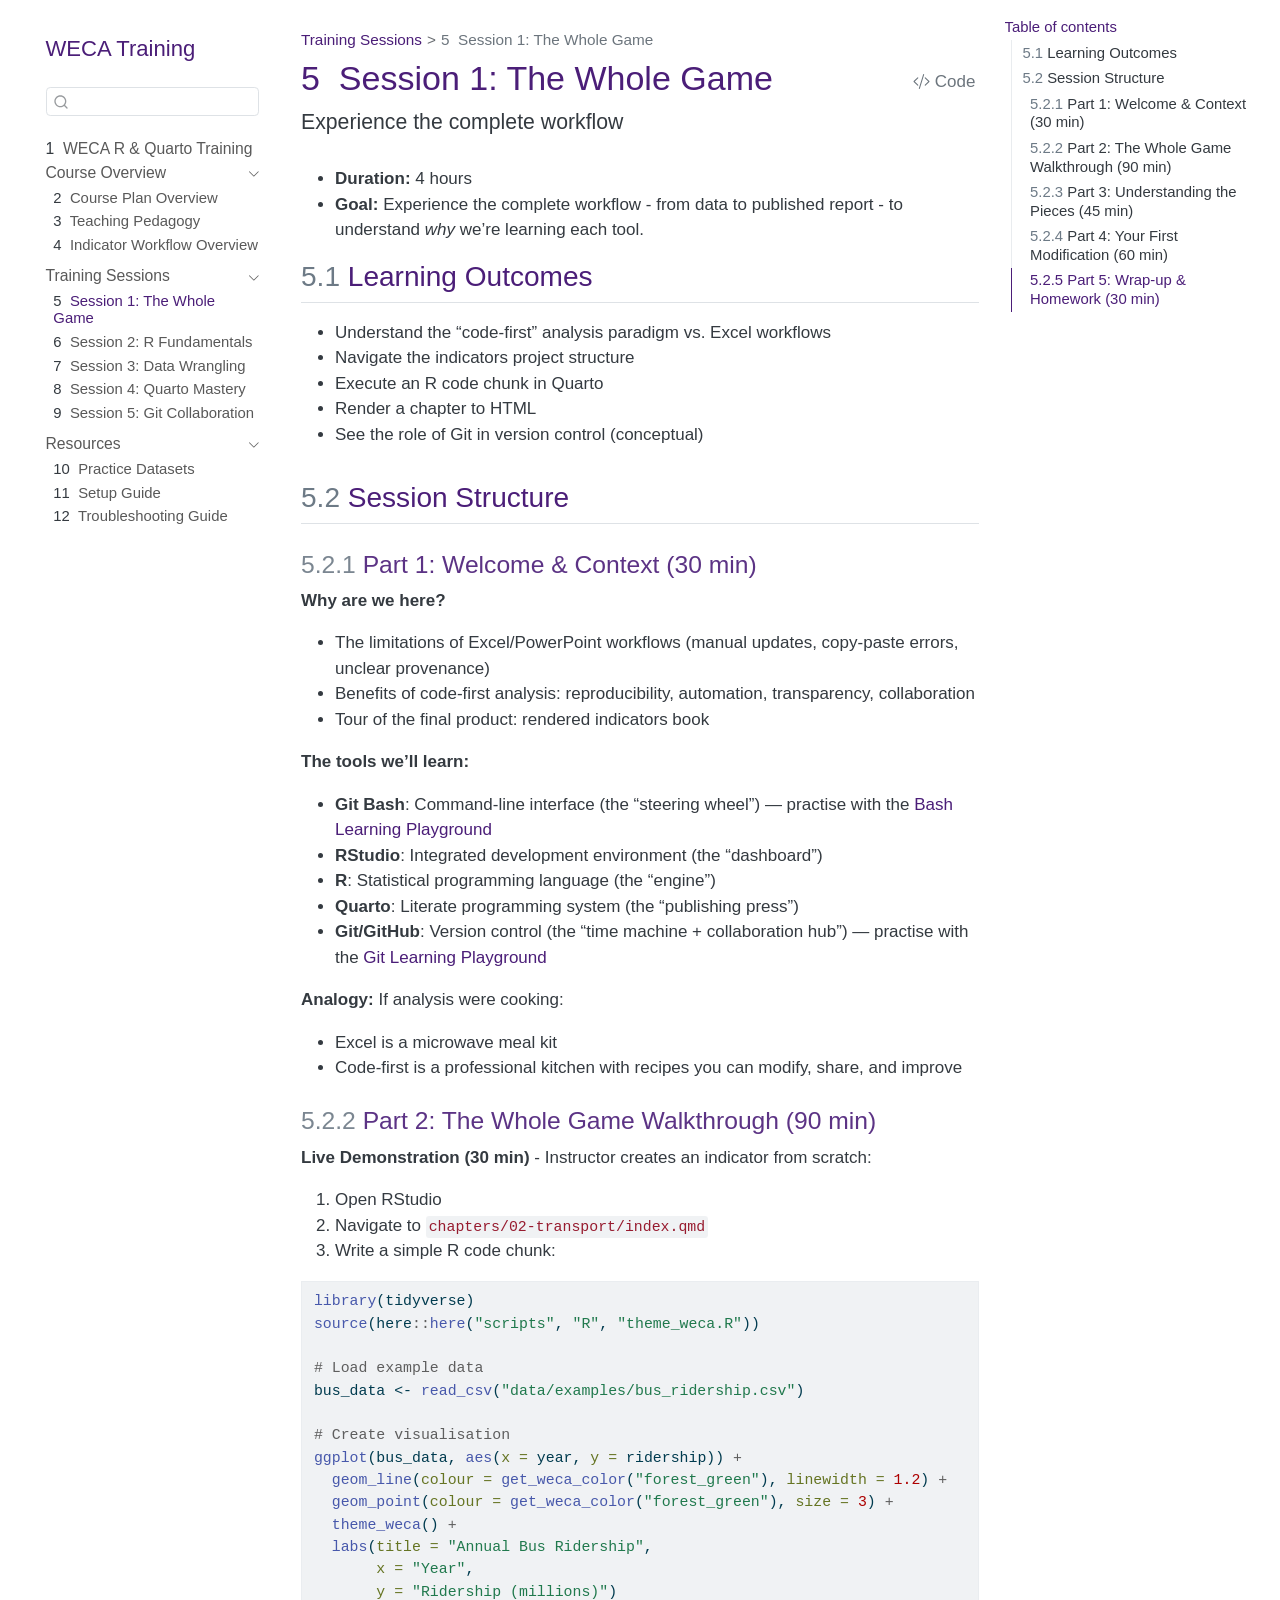
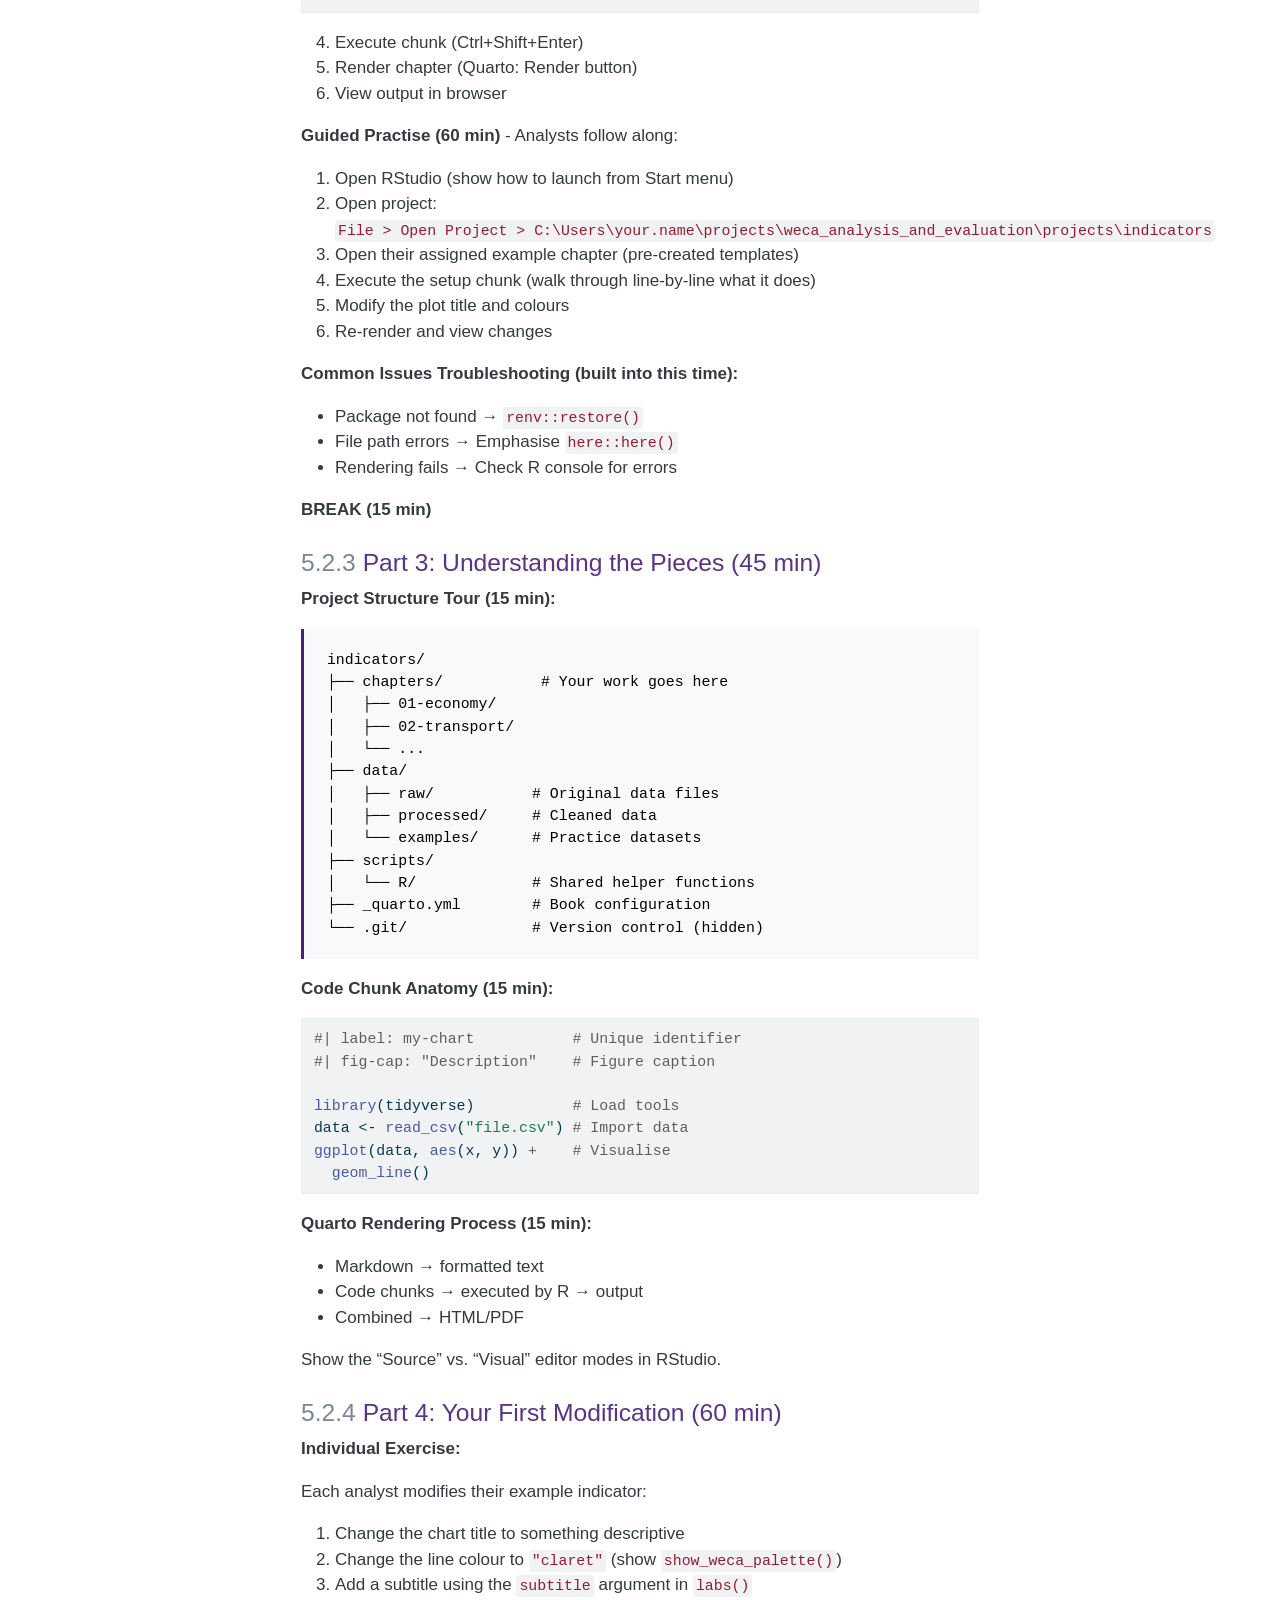
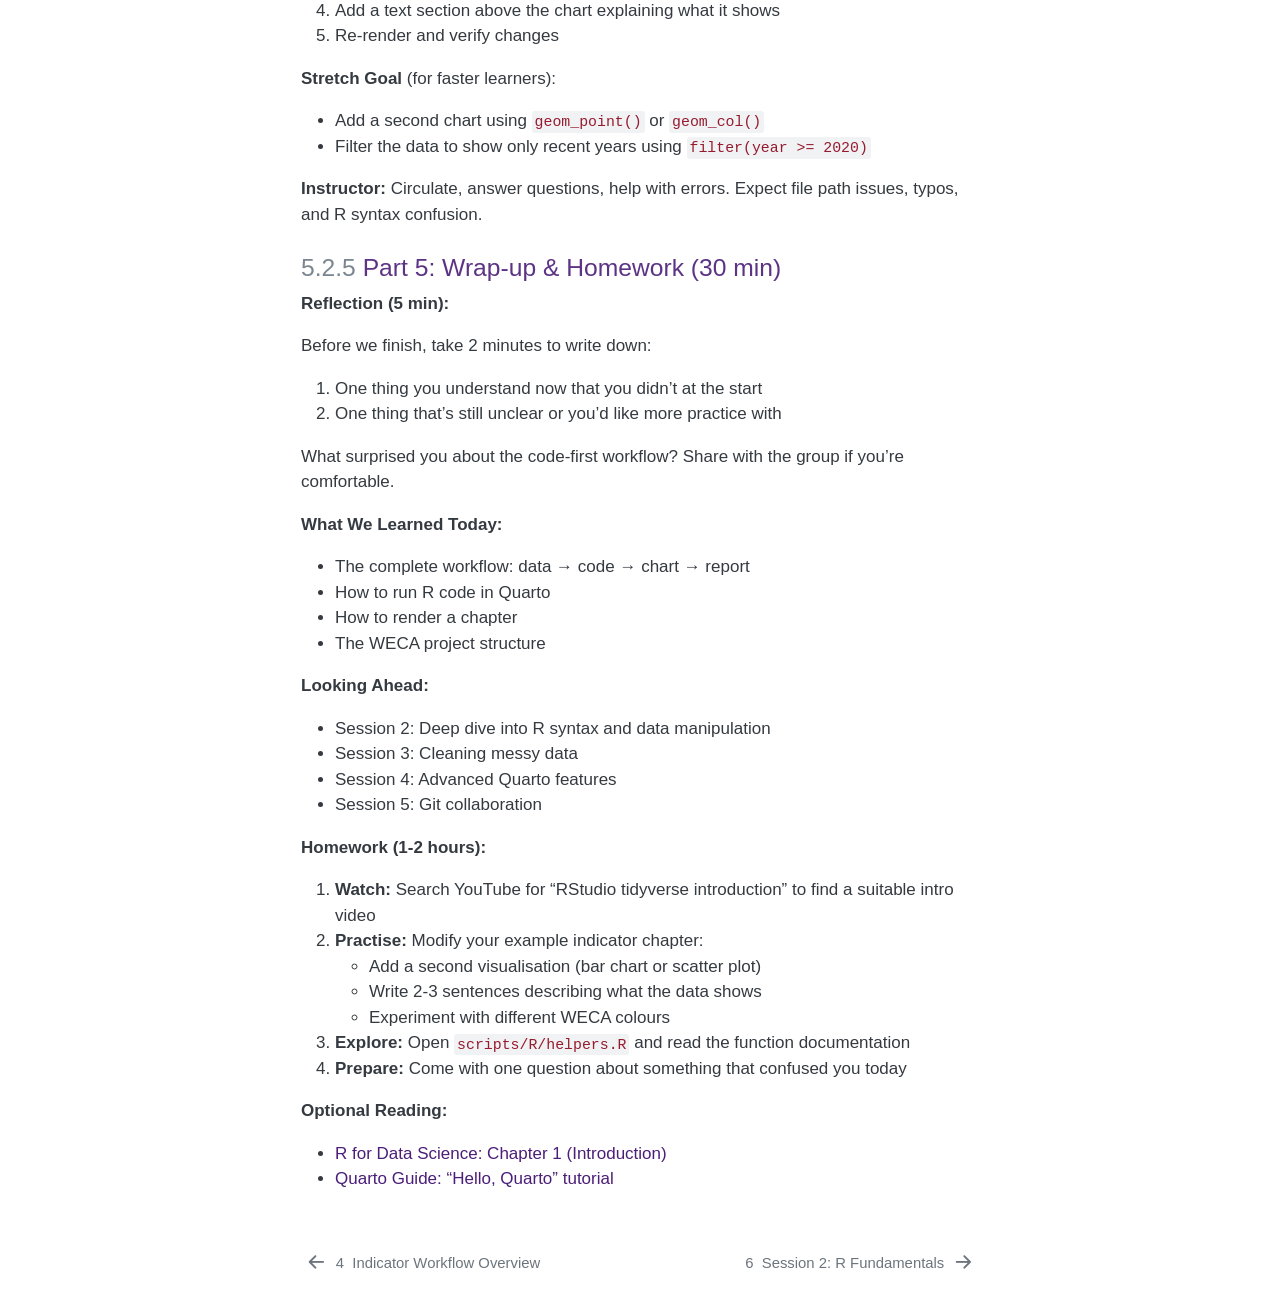
<file: _output/sessions/session-01.html>
<!DOCTYPE html>
<html xmlns="http://www.w3.org/1999/xhtml" lang="en" xml:lang="en"><head>

<meta charset="utf-8">
<meta name="generator" content="quarto-1.9.37">

<meta name="viewport" content="width=device-width, initial-scale=1.0, user-scalable=yes">


<title>5&nbsp; Session 1: The Whole Game – WECA R &amp; Quarto Training</title>
<style>
/* Default styles provided by pandoc.
** See https://pandoc.org/MANUAL.html#variables-for-html for config info.
*/
code{white-space: pre-wrap;}
span.smallcaps{font-variant: small-caps;}
div.columns{display: flex; gap: min(4vw, 1.5em);}
div.column{flex: auto; overflow-x: auto;}
div.hanging-indent{margin-left: 1.5em; text-indent: -1.5em;}
ul.task-list{list-style: none;}
ul.task-list li input[type="checkbox"] {
  width: 0.8em;
  margin: 0 0.8em 0.2em -1em; /* quarto-specific, see https://github.com/quarto-dev/quarto-cli/issues/4556 */ 
  vertical-align: middle;
}
/* CSS for syntax highlighting */
html { -webkit-text-size-adjust: 100%; }
pre > code.sourceCode { white-space: pre; position: relative; }
pre > code.sourceCode > span { display: inline-block; line-height: 1.25; }
pre > code.sourceCode > span:empty { height: 1.2em; }
.sourceCode { overflow: visible; }
code.sourceCode > span { color: inherit; text-decoration: inherit; }
div.sourceCode { margin: 1em 0; }
pre.sourceCode { margin: 0; }
@media screen {
div.sourceCode { overflow: auto; }
}
@media print {
pre > code.sourceCode { white-space: pre-wrap; }
pre > code.sourceCode > span { text-indent: -5em; padding-left: 5em; }
}
pre.numberSource code
  { counter-reset: source-line 0; }
pre.numberSource code > span
  { position: relative; left: -4em; counter-increment: source-line; }
pre.numberSource code > span > a:first-child::before
  { content: counter(source-line);
    position: relative; left: -1em; text-align: right; vertical-align: baseline;
    border: none; display: inline-block;
    -webkit-touch-callout: none; -webkit-user-select: none;
    -khtml-user-select: none; -moz-user-select: none;
    -ms-user-select: none; user-select: none;
    padding: 0 4px; width: 4em;
  }
pre.numberSource { margin-left: 3em;  padding-left: 4px; }
div.sourceCode
  {   }
@media screen {
pre > code.sourceCode > span > a:first-child::before { text-decoration: underline; }
}
</style>


<script src="../site_libs/quarto-nav/quarto-nav.js"></script>
<script src="../site_libs/quarto-nav/headroom.min.js"></script>
<script src="../site_libs/clipboard/clipboard.min.js"></script>
<script src="../site_libs/quarto-search/autocomplete.umd.js"></script>
<script src="../site_libs/quarto-search/fuse.min.js"></script>
<script src="../site_libs/quarto-search/quarto-search.js"></script>
<meta name="quarto:offset" content="../">
<link href="../sessions/session-02.html" rel="next">
<link href="../overview/workflow.html" rel="prev">
<script src="../site_libs/quarto-html/quarto.js" type="module"></script>
<script src="../site_libs/quarto-html/tabsets/tabsets.js" type="module"></script>
<script src="../site_libs/quarto-html/popper.min.js"></script>
<script src="../site_libs/quarto-html/tippy.umd.min.js"></script>
<script src="../site_libs/quarto-html/anchor.min.js"></script>
<link href="../site_libs/quarto-html/tippy.css" rel="stylesheet">
<link href="../site_libs/quarto-html/quarto-syntax-highlighting-7f8f88aac4f3542376d5c11b86a4c14d.css" rel="stylesheet" id="quarto-text-highlighting-styles">
<script src="../site_libs/bootstrap/bootstrap.min.js"></script>
<link href="../site_libs/bootstrap/bootstrap-icons.css" rel="stylesheet">
<link href="../site_libs/bootstrap/bootstrap-47ac4aec12e2dcd3e5eabaebee350354.min.css" rel="stylesheet" append-hash="true" id="quarto-bootstrap" data-mode="light">
<script id="quarto-search-options" type="application/json">{
  "location": "sidebar",
  "copy-button": false,
  "collapse-after": 3,
  "panel-placement": "start",
  "type": "textbox",
  "limit": 50,
  "keyboard-shortcut": [
    "f",
    "/",
    "s"
  ],
  "show-item-context": false,
  "language": {
    "search-no-results-text": "No results",
    "search-matching-documents-text": "matching documents",
    "search-copy-link-title": "Copy link to search",
    "search-hide-matches-text": "Hide additional matches",
    "search-more-match-text": "more match in this document",
    "search-more-matches-text": "more matches in this document",
    "search-clear-button-title": "Clear",
    "search-text-placeholder": "",
    "search-detached-cancel-button-title": "Cancel",
    "search-submit-button-title": "Submit",
    "search-label": "Search"
  }
}</script>


</head>

<body class="nav-sidebar floating quarto-light">

<div id="quarto-search-results"></div>
  <header id="quarto-header" class="headroom fixed-top">
  <nav class="quarto-secondary-nav">
    <div class="container-fluid d-flex">
      <button type="button" class="quarto-btn-toggle btn" data-bs-toggle="collapse" role="button" data-bs-target=".quarto-sidebar-collapse-item" aria-controls="quarto-sidebar" aria-expanded="false" aria-label="Toggle sidebar navigation" onclick="if (window.quartoToggleHeadroom) { window.quartoToggleHeadroom(); }">
        <i class="bi bi-layout-text-sidebar-reverse"></i>
      </button>
        <nav class="quarto-page-breadcrumbs" aria-label="breadcrumb"><ol class="breadcrumb"><li class="breadcrumb-item"><a href="../sessions/session-01.html">Training Sessions</a></li><li class="breadcrumb-item"><a href="../sessions/session-01.html"><span class="chapter-number">5</span>&nbsp; <span class="chapter-title">Session 1: The Whole Game</span></a></li></ol></nav>
        <a class="flex-grow-1" role="navigation" data-bs-toggle="collapse" data-bs-target=".quarto-sidebar-collapse-item" aria-controls="quarto-sidebar" aria-expanded="false" aria-label="Toggle sidebar navigation" onclick="if (window.quartoToggleHeadroom) { window.quartoToggleHeadroom(); }">      
        </a>
      <button type="button" class="btn quarto-search-button" aria-label="Search" onclick="window.quartoOpenSearch();">
        <i class="bi bi-search"></i>
      </button>
    </div>
  </nav>
</header>
<!-- content -->
<div id="quarto-content" class="quarto-container page-columns page-rows-contents page-layout-full">
<!-- sidebar -->
  <nav id="quarto-sidebar" class="sidebar collapse collapse-horizontal quarto-sidebar-collapse-item sidebar-navigation floating overflow-auto">
    <div class="pt-lg-2 mt-2 text-left sidebar-header">
    <div class="sidebar-title mb-0 py-0">
      <a href="../">WECA Training</a> 
    </div>
      </div>
        <div class="mt-2 flex-shrink-0 align-items-center">
        <div class="sidebar-search">
        <div id="quarto-search" class="" title="Search"></div>
        </div>
        </div>
    <div class="sidebar-menu-container"> 
    <ul class="list-unstyled mt-1">
        <li class="sidebar-item">
  <div class="sidebar-item-container"> 
  <a href="../index.html" class="sidebar-item-text sidebar-link">
 <span class="menu-text"><span class="chapter-number">1</span>&nbsp; <span class="chapter-title">WECA R &amp; Quarto Training</span></span></a>
  </div>
</li>
        <li class="sidebar-item sidebar-item-section">
      <div class="sidebar-item-container"> 
            <a class="sidebar-item-text sidebar-link text-start" data-bs-toggle="collapse" data-bs-target="#quarto-sidebar-section-1" role="navigation" aria-expanded="true">
 <span class="menu-text">Course Overview</span></a>
          <a class="sidebar-item-toggle text-start" data-bs-toggle="collapse" data-bs-target="#quarto-sidebar-section-1" role="navigation" aria-expanded="true" aria-label="Toggle section">
            <i class="bi bi-chevron-right ms-2"></i>
          </a> 
      </div>
      <ul id="quarto-sidebar-section-1" class="collapse list-unstyled sidebar-section depth1 show">  
          <li class="sidebar-item">
  <div class="sidebar-item-container"> 
  <a href="../overview/course-plan.html" class="sidebar-item-text sidebar-link">
 <span class="menu-text"><span class="chapter-number">2</span>&nbsp; <span class="chapter-title">Course Plan Overview</span></span></a>
  </div>
</li>
          <li class="sidebar-item">
  <div class="sidebar-item-container"> 
  <a href="../overview/pedagogy.html" class="sidebar-item-text sidebar-link">
 <span class="menu-text"><span class="chapter-number">3</span>&nbsp; <span class="chapter-title">Teaching Pedagogy</span></span></a>
  </div>
</li>
          <li class="sidebar-item">
  <div class="sidebar-item-container"> 
  <a href="../overview/workflow.html" class="sidebar-item-text sidebar-link">
 <span class="menu-text"><span class="chapter-number">4</span>&nbsp; <span class="chapter-title">Indicator Workflow Overview</span></span></a>
  </div>
</li>
      </ul>
  </li>
        <li class="sidebar-item sidebar-item-section">
      <div class="sidebar-item-container"> 
            <a class="sidebar-item-text sidebar-link text-start" data-bs-toggle="collapse" data-bs-target="#quarto-sidebar-section-2" role="navigation" aria-expanded="true">
 <span class="menu-text">Training Sessions</span></a>
          <a class="sidebar-item-toggle text-start" data-bs-toggle="collapse" data-bs-target="#quarto-sidebar-section-2" role="navigation" aria-expanded="true" aria-label="Toggle section">
            <i class="bi bi-chevron-right ms-2"></i>
          </a> 
      </div>
      <ul id="quarto-sidebar-section-2" class="collapse list-unstyled sidebar-section depth1 show">  
          <li class="sidebar-item">
  <div class="sidebar-item-container"> 
  <a href="../sessions/session-01.html" class="sidebar-item-text sidebar-link active">
 <span class="menu-text"><span class="chapter-number">5</span>&nbsp; <span class="chapter-title">Session 1: The Whole Game</span></span></a>
  </div>
</li>
          <li class="sidebar-item">
  <div class="sidebar-item-container"> 
  <a href="../sessions/session-02.html" class="sidebar-item-text sidebar-link">
 <span class="menu-text"><span class="chapter-number">6</span>&nbsp; <span class="chapter-title">Session 2: R Fundamentals</span></span></a>
  </div>
</li>
          <li class="sidebar-item">
  <div class="sidebar-item-container"> 
  <a href="../sessions/session-03.html" class="sidebar-item-text sidebar-link">
 <span class="menu-text"><span class="chapter-number">7</span>&nbsp; <span class="chapter-title">Session 3: Data Wrangling</span></span></a>
  </div>
</li>
          <li class="sidebar-item">
  <div class="sidebar-item-container"> 
  <a href="../sessions/session-04.html" class="sidebar-item-text sidebar-link">
 <span class="menu-text"><span class="chapter-number">8</span>&nbsp; <span class="chapter-title">Session 4: Quarto Mastery</span></span></a>
  </div>
</li>
          <li class="sidebar-item">
  <div class="sidebar-item-container"> 
  <a href="../sessions/session-05.html" class="sidebar-item-text sidebar-link">
 <span class="menu-text"><span class="chapter-number">9</span>&nbsp; <span class="chapter-title">Session 5: Git Collaboration</span></span></a>
  </div>
</li>
      </ul>
  </li>
        <li class="sidebar-item sidebar-item-section">
      <div class="sidebar-item-container"> 
            <a class="sidebar-item-text sidebar-link text-start" data-bs-toggle="collapse" data-bs-target="#quarto-sidebar-section-3" role="navigation" aria-expanded="true">
 <span class="menu-text">Resources</span></a>
          <a class="sidebar-item-toggle text-start" data-bs-toggle="collapse" data-bs-target="#quarto-sidebar-section-3" role="navigation" aria-expanded="true" aria-label="Toggle section">
            <i class="bi bi-chevron-right ms-2"></i>
          </a> 
      </div>
      <ul id="quarto-sidebar-section-3" class="collapse list-unstyled sidebar-section depth1 show">  
          <li class="sidebar-item">
  <div class="sidebar-item-container"> 
  <a href="../resources/datasets.html" class="sidebar-item-text sidebar-link">
 <span class="menu-text"><span class="chapter-number">10</span>&nbsp; <span class="chapter-title">Practice Datasets</span></span></a>
  </div>
</li>
          <li class="sidebar-item">
  <div class="sidebar-item-container"> 
  <a href="../resources/setup-guide.html" class="sidebar-item-text sidebar-link">
 <span class="menu-text"><span class="chapter-number">11</span>&nbsp; <span class="chapter-title">Setup Guide</span></span></a>
  </div>
</li>
          <li class="sidebar-item">
  <div class="sidebar-item-container"> 
  <a href="../resources/troubleshooting.html" class="sidebar-item-text sidebar-link">
 <span class="menu-text"><span class="chapter-number">12</span>&nbsp; <span class="chapter-title">Troubleshooting Guide</span></span></a>
  </div>
</li>
      </ul>
  </li>
    </ul>
    </div>
</nav>
<div id="quarto-sidebar-glass" class="quarto-sidebar-collapse-item" data-bs-toggle="collapse" data-bs-target=".quarto-sidebar-collapse-item"></div>
<!-- margin-sidebar -->
    <div id="quarto-margin-sidebar" class="sidebar margin-sidebar">
        <nav id="TOC" role="doc-toc" class="toc-active">
    <h2 id="toc-title">Table of contents</h2>
   
  <ul>
  <li><a href="#learning-outcomes" id="toc-learning-outcomes" class="nav-link active" data-scroll-target="#learning-outcomes"><span class="header-section-number">5.1</span> Learning Outcomes</a></li>
  <li><a href="#session-structure" id="toc-session-structure" class="nav-link" data-scroll-target="#session-structure"><span class="header-section-number">5.2</span> Session Structure</a>
  <ul class="collapse">
  <li><a href="#part-1-welcome-context-30-min" id="toc-part-1-welcome-context-30-min" class="nav-link" data-scroll-target="#part-1-welcome-context-30-min"><span class="header-section-number">5.2.1</span> Part 1: Welcome &amp; Context (30 min)</a></li>
  <li><a href="#part-2-the-whole-game-walkthrough-90-min" id="toc-part-2-the-whole-game-walkthrough-90-min" class="nav-link" data-scroll-target="#part-2-the-whole-game-walkthrough-90-min"><span class="header-section-number">5.2.2</span> Part 2: The Whole Game Walkthrough (90 min)</a></li>
  <li><a href="#part-3-understanding-the-pieces-45-min" id="toc-part-3-understanding-the-pieces-45-min" class="nav-link" data-scroll-target="#part-3-understanding-the-pieces-45-min"><span class="header-section-number">5.2.3</span> Part 3: Understanding the Pieces (45 min)</a></li>
  <li><a href="#part-4-your-first-modification-60-min" id="toc-part-4-your-first-modification-60-min" class="nav-link" data-scroll-target="#part-4-your-first-modification-60-min"><span class="header-section-number">5.2.4</span> Part 4: Your First Modification (60 min)</a></li>
  <li><a href="#part-5-wrap-up-homework-30-min" id="toc-part-5-wrap-up-homework-30-min" class="nav-link" data-scroll-target="#part-5-wrap-up-homework-30-min"><span class="header-section-number">5.2.5</span> Part 5: Wrap-up &amp; Homework (30 min)</a></li>
  </ul></li>
  </ul>
</nav>
    </div>
<!-- main -->
<main class="content column-body" id="quarto-document-content">

<header id="title-block-header" class="quarto-title-block default"><nav class="quarto-page-breadcrumbs quarto-title-breadcrumbs d-none d-lg-block" aria-label="breadcrumb"><ol class="breadcrumb"><li class="breadcrumb-item"><a href="../sessions/session-01.html">Training Sessions</a></li><li class="breadcrumb-item"><a href="../sessions/session-01.html"><span class="chapter-number">5</span>&nbsp; <span class="chapter-title">Session 1: The Whole Game</span></a></li></ol></nav>
<div class="quarto-title">
<div class="quarto-title-block"><div><h1 class="title"><span class="chapter-number">5</span>&nbsp; <span class="chapter-title">Session 1: The Whole Game</span></h1><button type="button" class="btn code-tools-button" id="quarto-code-tools-source"><i class="bi"></i> Code</button></div></div>
<p class="subtitle lead">Experience the complete workflow</p>
</div>



<div class="quarto-title-meta column-body">

    
  
    
  </div>
  


</header>


<ul>
<li><strong>Duration:</strong> 4 hours</li>
<li><strong>Goal:</strong> Experience the complete workflow - from data to published report - to understand <em>why</em> we’re learning each tool.</li>
</ul>
<section id="learning-outcomes" class="level2" data-number="5.1">
<h2 data-number="5.1" class="anchored" data-anchor-id="learning-outcomes"><span class="header-section-number">5.1</span> Learning Outcomes</h2>
<ul>
<li>Understand the “code-first” analysis paradigm vs.&nbsp;Excel workflows</li>
<li>Navigate the indicators project structure</li>
<li>Execute an R code chunk in Quarto</li>
<li>Render a chapter to HTML</li>
<li>See the role of Git in version control (conceptual)</li>
</ul>
</section>
<section id="session-structure" class="level2" data-number="5.2">
<h2 data-number="5.2" class="anchored" data-anchor-id="session-structure"><span class="header-section-number">5.2</span> Session Structure</h2>
<section id="part-1-welcome-context-30-min" class="level3" data-number="5.2.1">
<h3 data-number="5.2.1" class="anchored" data-anchor-id="part-1-welcome-context-30-min"><span class="header-section-number">5.2.1</span> Part 1: Welcome &amp; Context (30 min)</h3>
<p><strong>Why are we here?</strong></p>
<ul>
<li>The limitations of Excel/PowerPoint workflows (manual updates, copy-paste errors, unclear provenance)</li>
<li>Benefits of code-first analysis: reproducibility, automation, transparency, collaboration</li>
<li>Tour of the final product: rendered indicators book</li>
</ul>
<p><strong>The tools we’ll learn:</strong></p>
<ul>
<li><strong>Git Bash</strong>: Command-line interface (the “steering wheel”) — practise with the <a href="../playgrounds/bash-learning-playground.html" target="_blank">Bash Learning Playground</a></li>
<li><strong>RStudio</strong>: Integrated development environment (the “dashboard”)</li>
<li><strong>R</strong>: Statistical programming language (the “engine”)</li>
<li><strong>Quarto</strong>: Literate programming system (the “publishing press”)</li>
<li><strong>Git/GitHub</strong>: Version control (the “time machine + collaboration hub”) — practise with the <a href="../playgrounds/git-learning-playground.html" target="_blank">Git Learning Playground</a></li>
</ul>
<p><strong>Analogy:</strong> If analysis were cooking:</p>
<ul>
<li>Excel is a microwave meal kit</li>
<li>Code-first is a professional kitchen with recipes you can modify, share, and improve</li>
</ul>
</section>
<section id="part-2-the-whole-game-walkthrough-90-min" class="level3" data-number="5.2.2">
<h3 data-number="5.2.2" class="anchored" data-anchor-id="part-2-the-whole-game-walkthrough-90-min"><span class="header-section-number">5.2.2</span> Part 2: The Whole Game Walkthrough (90 min)</h3>
<p><strong>Live Demonstration (30 min)</strong> - Instructor creates an indicator from scratch:</p>
<ol type="1">
<li>Open RStudio</li>
<li>Navigate to <code>chapters/02-transport/index.qmd</code></li>
<li>Write a simple R code chunk:</li>
</ol>
<div class="code-copy-outer-scaffold"><div class="sourceCode" id="cb1"><pre class="sourceCode r code-with-copy"><code class="sourceCode r"><span id="cb1-1"><a href="#cb1-1" aria-hidden="true" tabindex="-1"></a><span class="fu">library</span>(tidyverse)</span>
<span id="cb1-2"><a href="#cb1-2" aria-hidden="true" tabindex="-1"></a><span class="fu">source</span>(here<span class="sc">::</span><span class="fu">here</span>(<span class="st">"scripts"</span>, <span class="st">"R"</span>, <span class="st">"theme_weca.R"</span>))</span>
<span id="cb1-3"><a href="#cb1-3" aria-hidden="true" tabindex="-1"></a></span>
<span id="cb1-4"><a href="#cb1-4" aria-hidden="true" tabindex="-1"></a><span class="co"># Load example data</span></span>
<span id="cb1-5"><a href="#cb1-5" aria-hidden="true" tabindex="-1"></a>bus_data <span class="ot">&lt;-</span> <span class="fu">read_csv</span>(<span class="st">"data/examples/bus_ridership.csv"</span>)</span>
<span id="cb1-6"><a href="#cb1-6" aria-hidden="true" tabindex="-1"></a></span>
<span id="cb1-7"><a href="#cb1-7" aria-hidden="true" tabindex="-1"></a><span class="co"># Create visualisation</span></span>
<span id="cb1-8"><a href="#cb1-8" aria-hidden="true" tabindex="-1"></a><span class="fu">ggplot</span>(bus_data, <span class="fu">aes</span>(<span class="at">x =</span> year, <span class="at">y =</span> ridership)) <span class="sc">+</span></span>
<span id="cb1-9"><a href="#cb1-9" aria-hidden="true" tabindex="-1"></a>  <span class="fu">geom_line</span>(<span class="at">colour =</span> <span class="fu">get_weca_color</span>(<span class="st">"forest_green"</span>), <span class="at">linewidth =</span> <span class="fl">1.2</span>) <span class="sc">+</span></span>
<span id="cb1-10"><a href="#cb1-10" aria-hidden="true" tabindex="-1"></a>  <span class="fu">geom_point</span>(<span class="at">colour =</span> <span class="fu">get_weca_color</span>(<span class="st">"forest_green"</span>), <span class="at">size =</span> <span class="dv">3</span>) <span class="sc">+</span></span>
<span id="cb1-11"><a href="#cb1-11" aria-hidden="true" tabindex="-1"></a>  <span class="fu">theme_weca</span>() <span class="sc">+</span></span>
<span id="cb1-12"><a href="#cb1-12" aria-hidden="true" tabindex="-1"></a>  <span class="fu">labs</span>(<span class="at">title =</span> <span class="st">"Annual Bus Ridership"</span>,</span>
<span id="cb1-13"><a href="#cb1-13" aria-hidden="true" tabindex="-1"></a>       <span class="at">x =</span> <span class="st">"Year"</span>,</span>
<span id="cb1-14"><a href="#cb1-14" aria-hidden="true" tabindex="-1"></a>       <span class="at">y =</span> <span class="st">"Ridership (millions)"</span>)</span></code></pre></div><button title="Copy to Clipboard" class="code-copy-button"><i class="bi"></i></button></div>
<ol start="4" type="1">
<li>Execute chunk (Ctrl+Shift+Enter)</li>
<li>Render chapter (Quarto: Render button)</li>
<li>View output in browser</li>
</ol>
<p><strong>Guided Practise (60 min)</strong> - Analysts follow along:</p>
<ol type="1">
<li>Open RStudio (show how to launch from Start menu)</li>
<li>Open project: <code>File &gt; Open Project &gt; C:\Users\your.name\projects\weca_analysis_and_evaluation\projects\indicators</code></li>
<li>Open their assigned example chapter (pre-created templates)</li>
<li>Execute the setup chunk (walk through line-by-line what it does)</li>
<li>Modify the plot title and colours</li>
<li>Re-render and view changes</li>
</ol>
<p><strong>Common Issues Troubleshooting (built into this time):</strong></p>
<ul>
<li>Package not found → <code>renv::restore()</code></li>
<li>File path errors → Emphasise <code>here::here()</code></li>
<li>Rendering fails → Check R console for errors</li>
</ul>
<p><strong>BREAK (15 min)</strong></p>
</section>
<section id="part-3-understanding-the-pieces-45-min" class="level3" data-number="5.2.3">
<h3 data-number="5.2.3" class="anchored" data-anchor-id="part-3-understanding-the-pieces-45-min"><span class="header-section-number">5.2.3</span> Part 3: Understanding the Pieces (45 min)</h3>
<p><strong>Project Structure Tour (15 min):</strong></p>
<pre><code>indicators/
├── chapters/           # Your work goes here
│   ├── 01-economy/
│   ├── 02-transport/
│   └── ...
├── data/
│   ├── raw/           # Original data files
│   ├── processed/     # Cleaned data
│   └── examples/      # Practice datasets
├── scripts/
│   └── R/             # Shared helper functions
├── _quarto.yml        # Book configuration
└── .git/              # Version control (hidden)</code></pre>
<p><strong>Code Chunk Anatomy (15 min):</strong></p>
<div class="code-copy-outer-scaffold"><div class="sourceCode" id="cb3"><pre class="sourceCode r code-with-copy"><code class="sourceCode r"><span id="cb3-1"><a href="#cb3-1" aria-hidden="true" tabindex="-1"></a><span class="co">#| label: my-chart           # Unique identifier</span></span>
<span id="cb3-2"><a href="#cb3-2" aria-hidden="true" tabindex="-1"></a><span class="co">#| fig-cap: "Description"    # Figure caption</span></span>
<span id="cb3-3"><a href="#cb3-3" aria-hidden="true" tabindex="-1"></a></span>
<span id="cb3-4"><a href="#cb3-4" aria-hidden="true" tabindex="-1"></a><span class="fu">library</span>(tidyverse)           <span class="co"># Load tools</span></span>
<span id="cb3-5"><a href="#cb3-5" aria-hidden="true" tabindex="-1"></a>data <span class="ot">&lt;-</span> <span class="fu">read_csv</span>(<span class="st">"file.csv"</span>) <span class="co"># Import data</span></span>
<span id="cb3-6"><a href="#cb3-6" aria-hidden="true" tabindex="-1"></a><span class="fu">ggplot</span>(data, <span class="fu">aes</span>(x, y)) <span class="sc">+</span>    <span class="co"># Visualise</span></span>
<span id="cb3-7"><a href="#cb3-7" aria-hidden="true" tabindex="-1"></a>  <span class="fu">geom_line</span>()</span></code></pre></div><button title="Copy to Clipboard" class="code-copy-button"><i class="bi"></i></button></div>
<p><strong>Quarto Rendering Process (15 min):</strong></p>
<ul>
<li>Markdown → formatted text</li>
<li>Code chunks → executed by R → output</li>
<li>Combined → HTML/PDF</li>
</ul>
<p>Show the “Source” vs.&nbsp;“Visual” editor modes in RStudio.</p>
</section>
<section id="part-4-your-first-modification-60-min" class="level3" data-number="5.2.4">
<h3 data-number="5.2.4" class="anchored" data-anchor-id="part-4-your-first-modification-60-min"><span class="header-section-number">5.2.4</span> Part 4: Your First Modification (60 min)</h3>
<p><strong>Individual Exercise:</strong></p>
<p>Each analyst modifies their example indicator:</p>
<ol type="1">
<li>Change the chart title to something descriptive</li>
<li>Change the line colour to <code>"claret"</code> (show <code>show_weca_palette()</code>)</li>
<li>Add a subtitle using the <code>subtitle</code> argument in <code>labs()</code></li>
<li>Add a text section above the chart explaining what it shows</li>
<li>Re-render and verify changes</li>
</ol>
<p><strong>Stretch Goal</strong> (for faster learners):</p>
<ul>
<li>Add a second chart using <code>geom_point()</code> or <code>geom_col()</code></li>
<li>Filter the data to show only recent years using <code>filter(year &gt;= 2020)</code></li>
</ul>
<p><strong>Instructor:</strong> Circulate, answer questions, help with errors. Expect file path issues, typos, and R syntax confusion.</p>
</section>
<section id="part-5-wrap-up-homework-30-min" class="level3" data-number="5.2.5">
<h3 data-number="5.2.5" class="anchored" data-anchor-id="part-5-wrap-up-homework-30-min"><span class="header-section-number">5.2.5</span> Part 5: Wrap-up &amp; Homework (30 min)</h3>
<p><strong>Reflection (5 min):</strong></p>
<p>Before we finish, take 2 minutes to write down:</p>
<ol type="1">
<li>One thing you understand now that you didn’t at the start</li>
<li>One thing that’s still unclear or you’d like more practice with</li>
</ol>
<p>What surprised you about the code-first workflow? Share with the group if you’re comfortable.</p>
<p><strong>What We Learned Today:</strong></p>
<ul>
<li>The complete workflow: data → code → chart → report</li>
<li>How to run R code in Quarto</li>
<li>How to render a chapter</li>
<li>The WECA project structure</li>
</ul>
<p><strong>Looking Ahead:</strong></p>
<ul>
<li>Session 2: Deep dive into R syntax and data manipulation</li>
<li>Session 3: Cleaning messy data</li>
<li>Session 4: Advanced Quarto features</li>
<li>Session 5: Git collaboration</li>
</ul>
<p><strong>Homework (1-2 hours):</strong></p>
<ol type="1">
<li><strong>Watch:</strong> Search YouTube for “RStudio tidyverse introduction” to find a suitable intro video</li>
<li><strong>Practise:</strong> Modify your example indicator chapter:
<ul>
<li>Add a second visualisation (bar chart or scatter plot)</li>
<li>Write 2-3 sentences describing what the data shows</li>
<li>Experiment with different WECA colours</li>
</ul></li>
<li><strong>Explore:</strong> Open <code>scripts/R/helpers.R</code> and read the function documentation</li>
<li><strong>Prepare:</strong> Come with one question about something that confused you today</li>
</ol>
<p><strong>Optional Reading:</strong></p>
<ul>
<li><a href="https://r4ds.hadley.nz/">R for Data Science: Chapter 1 (Introduction)</a></li>
<li><a href="https://quarto.org/docs/get-started/hello/text-editor.html">Quarto Guide: “Hello, Quarto” tutorial</a></li>
</ul>


<!-- -->

</section>
</section>

</main> <!-- /main -->
<script id="quarto-html-after-body" type="application/javascript">
  window.document.addEventListener("DOMContentLoaded", function (event) {
    const icon = "";
    const anchorJS = new window.AnchorJS();
    anchorJS.options = {
      placement: 'right',
      icon: icon
    };
    anchorJS.add('.anchored');
    const isCodeAnnotation = (el) => {
      for (const clz of el.classList) {
        if (clz.startsWith('code-annotation-')) {                     
          return true;
        }
      }
      return false;
    }
    const onCopySuccess = function(e) {
      // button target
      const button = e.trigger;
      // don't keep focus
      button.blur();
      // flash "checked"
      button.classList.add('code-copy-button-checked');
      var currentTitle = button.getAttribute("title");
      button.setAttribute("title", "Copied!");
      let tooltip;
      if (window.bootstrap) {
        button.setAttribute("data-bs-toggle", "tooltip");
        button.setAttribute("data-bs-placement", "left");
        button.setAttribute("data-bs-title", "Copied!");
        tooltip = new bootstrap.Tooltip(button, 
          { trigger: "manual", 
            customClass: "code-copy-button-tooltip",
            offset: [0, -8]});
        tooltip.show();    
      }
      setTimeout(function() {
        if (tooltip) {
          tooltip.hide();
          button.removeAttribute("data-bs-title");
          button.removeAttribute("data-bs-toggle");
          button.removeAttribute("data-bs-placement");
        }
        button.setAttribute("title", currentTitle);
        button.classList.remove('code-copy-button-checked');
      }, 1000);
      // clear code selection
      e.clearSelection();
    }
    const getTextToCopy = function(trigger) {
      const outerScaffold = trigger.parentElement.cloneNode(true);
      const codeEl = outerScaffold.querySelector('code');
      for (const childEl of codeEl.children) {
        if (isCodeAnnotation(childEl)) {
          childEl.remove();
        }
      }
      return codeEl.innerText;
    }
    const clipboard = new window.ClipboardJS('.code-copy-button:not([data-in-quarto-modal])', {
      text: getTextToCopy
    });
    clipboard.on('success', onCopySuccess);
    if (window.document.getElementById('quarto-embedded-source-code-modal')) {
      const clipboardModal = new window.ClipboardJS('.code-copy-button[data-in-quarto-modal]', {
        text: getTextToCopy,
        container: window.document.getElementById('quarto-embedded-source-code-modal')
      });
      clipboardModal.on('success', onCopySuccess);
    }
    const viewSource = window.document.getElementById('quarto-view-source') ||
                       window.document.getElementById('quarto-code-tools-source');
    if (viewSource) {
      const sourceUrl = viewSource.getAttribute("data-quarto-source-url");
      viewSource.addEventListener("click", function(e) {
        if (sourceUrl) {
          // rstudio viewer pane
          if (/\bcapabilities=\b/.test(window.location)) {
            window.open(sourceUrl);
          } else {
            window.location.href = sourceUrl;
          }
        } else {
          const modal = new bootstrap.Modal(document.getElementById('quarto-embedded-source-code-modal'));
          modal.show();
        }
        return false;
      });
    }
    function toggleCodeHandler(show) {
      return function(e) {
        const detailsSrc = window.document.querySelectorAll(".cell > details > .sourceCode");
        for (let i=0; i<detailsSrc.length; i++) {
          const details = detailsSrc[i].parentElement;
          if (show) {
            details.open = true;
          } else {
            details.removeAttribute("open");
          }
        }
        const cellCodeDivs = window.document.querySelectorAll(".cell > .sourceCode");
        const fromCls = show ? "hidden" : "unhidden";
        const toCls = show ? "unhidden" : "hidden";
        for (let i=0; i<cellCodeDivs.length; i++) {
          const codeDiv = cellCodeDivs[i];
          if (codeDiv.classList.contains(fromCls)) {
            codeDiv.classList.remove(fromCls);
            codeDiv.classList.add(toCls);
          } 
        }
        return false;
      }
    }
    const hideAllCode = window.document.getElementById("quarto-hide-all-code");
    if (hideAllCode) {
      hideAllCode.addEventListener("click", toggleCodeHandler(false));
    }
    const showAllCode = window.document.getElementById("quarto-show-all-code");
    if (showAllCode) {
      showAllCode.addEventListener("click", toggleCodeHandler(true));
    }
      var localhostRegex = new RegExp(/^(?:http|https):\/\/localhost\:?[0-9]*\//);
      var mailtoRegex = new RegExp(/^mailto:/);
        var filterRegex = new RegExp('/' + window.location.host + '/');
      var isInternal = (href) => {
          return filterRegex.test(href) || localhostRegex.test(href) || mailtoRegex.test(href);
      }
      // Inspect non-navigation links and adorn them if external
     var links = window.document.querySelectorAll('a[href]:not(.nav-link):not(.navbar-brand):not(.toc-action):not(.sidebar-link):not(.sidebar-item-toggle):not(.pagination-link):not(.no-external):not([aria-hidden]):not(.dropdown-item):not(.quarto-navigation-tool):not(.about-link)');
      for (var i=0; i<links.length; i++) {
        const link = links[i];
        if (!isInternal(link.href)) {
          // undo the damage that might have been done by quarto-nav.js in the case of
          // links that we want to consider external
          if (link.dataset.originalHref !== undefined) {
            link.href = link.dataset.originalHref;
          }
            // target, if specified
            link.setAttribute("target", "_blank");
            if (link.getAttribute("rel") === null) {
              link.setAttribute("rel", "noopener");
            }
        }
      }
    function tippyHover(el, contentFn, onTriggerFn, onUntriggerFn) {
      const config = {
        allowHTML: true,
        maxWidth: 500,
        delay: 100,
        arrow: false,
        appendTo: function(el) {
            return el.parentElement;
        },
        interactive: true,
        interactiveBorder: 10,
        theme: 'quarto',
        placement: 'bottom-start',
      };
      if (contentFn) {
        config.content = contentFn;
      }
      if (onTriggerFn) {
        config.onTrigger = onTriggerFn;
      }
      if (onUntriggerFn) {
        config.onUntrigger = onUntriggerFn;
      }
      window.tippy(el, config); 
    }
    const noterefs = window.document.querySelectorAll('a[role="doc-noteref"]');
    for (var i=0; i<noterefs.length; i++) {
      const ref = noterefs[i];
      tippyHover(ref, function() {
        // use id or data attribute instead here
        let href = ref.getAttribute('data-footnote-href') || ref.getAttribute('href');
        try { href = new URL(href).hash; } catch {}
        const id = href.replace(/^#\/?/, "");
        const note = window.document.getElementById(id);
        if (note) {
          return note.innerHTML;
        } else {
          return "";
        }
      });
    }
    const xrefs = window.document.querySelectorAll('a.quarto-xref');
    const processXRef = (id, note) => {
      // Strip column container classes
      const stripColumnClz = (el) => {
        el.classList.remove("page-full", "page-columns");
        if (el.children) {
          for (const child of el.children) {
            stripColumnClz(child);
          }
        }
      }
      stripColumnClz(note)
      if (id === null || id.startsWith('sec-')) {
        // Special case sections, only their first couple elements
        const container = document.createElement("div");
        if (note.children && note.children.length > 2) {
          container.appendChild(note.children[0].cloneNode(true));
          for (let i = 1; i < note.children.length; i++) {
            const child = note.children[i];
            if (child.tagName === "P" && child.innerText === "") {
              continue;
            } else {
              container.appendChild(child.cloneNode(true));
              break;
            }
          }
          if (window.Quarto?.typesetMath) {
            window.Quarto.typesetMath(container);
          }
          return container.innerHTML
        } else {
          if (window.Quarto?.typesetMath) {
            window.Quarto.typesetMath(note);
          }
          return note.innerHTML;
        }
      } else {
        // Remove any anchor links if they are present
        const anchorLink = note.querySelector('a.anchorjs-link');
        if (anchorLink) {
          anchorLink.remove();
        }
        if (window.Quarto?.typesetMath) {
          window.Quarto.typesetMath(note);
        }
        if (note.classList.contains("callout")) {
          return note.outerHTML;
        } else {
          return note.innerHTML;
        }
      }
    }
    for (var i=0; i<xrefs.length; i++) {
      const xref = xrefs[i];
      tippyHover(xref, undefined, function(instance) {
        instance.disable();
        let url = xref.getAttribute('href');
        let hash = undefined; 
        if (url.startsWith('#')) {
          hash = url;
        } else {
          try { hash = new URL(url).hash; } catch {}
        }
        if (hash) {
          const id = hash.replace(/^#\/?/, "");
          const note = window.document.getElementById(id);
          if (note !== null) {
            try {
              const html = processXRef(id, note.cloneNode(true));
              instance.setContent(html);
            } finally {
              instance.enable();
              instance.show();
            }
          } else {
            // See if we can fetch this
            fetch(url.split('#')[0])
            .then(res => res.text())
            .then(html => {
              const parser = new DOMParser();
              const htmlDoc = parser.parseFromString(html, "text/html");
              const note = htmlDoc.getElementById(id);
              if (note !== null) {
                const html = processXRef(id, note);
                instance.setContent(html);
              } 
            }).finally(() => {
              instance.enable();
              instance.show();
            });
          }
        } else {
          // See if we can fetch a full url (with no hash to target)
          // This is a special case and we should probably do some content thinning / targeting
          fetch(url)
          .then(res => res.text())
          .then(html => {
            const parser = new DOMParser();
            const htmlDoc = parser.parseFromString(html, "text/html");
            const note = htmlDoc.querySelector('main.content');
            if (note !== null) {
              // This should only happen for chapter cross references
              // (since there is no id in the URL)
              // remove the first header
              if (note.children.length > 0 && note.children[0].tagName === "HEADER") {
                note.children[0].remove();
              }
              const html = processXRef(null, note);
              instance.setContent(html);
            } 
          }).finally(() => {
            instance.enable();
            instance.show();
          });
        }
      }, function(instance) {
      });
    }
        let selectedAnnoteEl;
        const selectorForAnnotation = ( cell, annotation) => {
          let cellAttr = 'data-code-cell="' + cell + '"';
          let lineAttr = 'data-code-annotation="' +  annotation + '"';
          const selector = 'span[' + cellAttr + '][' + lineAttr + ']';
          return selector;
        }
        const selectCodeLines = (annoteEl) => {
          const doc = window.document;
          const targetCell = annoteEl.getAttribute("data-target-cell");
          const targetAnnotation = annoteEl.getAttribute("data-target-annotation");
          const annoteSpan = window.document.querySelector(selectorForAnnotation(targetCell, targetAnnotation));
          const lines = annoteSpan.getAttribute("data-code-lines").split(",");
          const lineIds = lines.map((line) => {
            return targetCell + "-" + line;
          })
          let top = null;
          let height = null;
          let parent = null;
          if (lineIds.length > 0) {
              //compute the position of the single el (top and bottom and make a div)
              const el = window.document.getElementById(lineIds[0]);
              top = el.offsetTop;
              height = el.offsetHeight;
              parent = el.parentElement.parentElement;
            if (lineIds.length > 1) {
              const lastEl = window.document.getElementById(lineIds[lineIds.length - 1]);
              const bottom = lastEl.offsetTop + lastEl.offsetHeight;
              height = bottom - top;
            }
            if (top !== null && height !== null && parent !== null) {
              // cook up a div (if necessary) and position it 
              let div = window.document.getElementById("code-annotation-line-highlight");
              if (div === null) {
                div = window.document.createElement("div");
                div.setAttribute("id", "code-annotation-line-highlight");
                div.style.position = 'absolute';
                parent.appendChild(div);
              }
              div.style.top = top - 2 + "px";
              div.style.height = height + 4 + "px";
              div.style.left = 0;
              let gutterDiv = window.document.getElementById("code-annotation-line-highlight-gutter");
              if (gutterDiv === null) {
                gutterDiv = window.document.createElement("div");
                gutterDiv.setAttribute("id", "code-annotation-line-highlight-gutter");
                gutterDiv.style.position = 'absolute';
                const codeCell = window.document.getElementById(targetCell);
                const gutter = codeCell.querySelector('.code-annotation-gutter');
                gutter.appendChild(gutterDiv);
              }
              gutterDiv.style.top = top - 2 + "px";
              gutterDiv.style.height = height + 4 + "px";
            }
            selectedAnnoteEl = annoteEl;
          }
        };
        const unselectCodeLines = () => {
          const elementsIds = ["code-annotation-line-highlight", "code-annotation-line-highlight-gutter"];
          elementsIds.forEach((elId) => {
            const div = window.document.getElementById(elId);
            if (div) {
              div.remove();
            }
          });
          selectedAnnoteEl = undefined;
        };
          // Handle positioning of the toggle
      window.addEventListener(
        "resize",
        throttle(() => {
          elRect = undefined;
          if (selectedAnnoteEl) {
            selectCodeLines(selectedAnnoteEl);
          }
        }, 10)
      );
      function throttle(fn, ms) {
      let throttle = false;
      let timer;
        return (...args) => {
          if(!throttle) { // first call gets through
              fn.apply(this, args);
              throttle = true;
          } else { // all the others get throttled
              if(timer) clearTimeout(timer); // cancel #2
              timer = setTimeout(() => {
                fn.apply(this, args);
                timer = throttle = false;
              }, ms);
          }
        };
      }
        // Attach click handler to the DT
        const annoteDls = window.document.querySelectorAll('dt[data-target-cell]');
        for (const annoteDlNode of annoteDls) {
          annoteDlNode.addEventListener('click', (event) => {
            const clickedEl = event.target;
            if (clickedEl !== selectedAnnoteEl) {
              unselectCodeLines();
              const activeEl = window.document.querySelector('dt[data-target-cell].code-annotation-active');
              if (activeEl) {
                activeEl.classList.remove('code-annotation-active');
              }
              selectCodeLines(clickedEl);
              clickedEl.classList.add('code-annotation-active');
            } else {
              // Unselect the line
              unselectCodeLines();
              clickedEl.classList.remove('code-annotation-active');
            }
          });
        }
    const findCites = (el) => {
      const parentEl = el.parentElement;
      if (parentEl) {
        const cites = parentEl.dataset.cites;
        if (cites) {
          return {
            el,
            cites: cites.split(' ')
          };
        } else {
          return findCites(el.parentElement)
        }
      } else {
        return undefined;
      }
    };
    var bibliorefs = window.document.querySelectorAll('a[role="doc-biblioref"]');
    for (var i=0; i<bibliorefs.length; i++) {
      const ref = bibliorefs[i];
      const citeInfo = findCites(ref);
      if (citeInfo) {
        tippyHover(citeInfo.el, function() {
          var popup = window.document.createElement('div');
          citeInfo.cites.forEach(function(cite) {
            var citeDiv = window.document.createElement('div');
            citeDiv.classList.add('hanging-indent');
            citeDiv.classList.add('csl-entry');
            var biblioDiv = window.document.getElementById('ref-' + cite);
            if (biblioDiv) {
              citeDiv.innerHTML = biblioDiv.innerHTML;
            }
            popup.appendChild(citeDiv);
          });
          return popup.innerHTML;
        });
      }
    }
  });
  </script>
<nav class="page-navigation column-body">
  <div class="nav-page nav-page-previous">
      <a href="../overview/workflow.html" class="pagination-link" aria-label="Indicator Workflow Overview">
        <i class="bi bi-arrow-left-short"></i> <span class="nav-page-text"><span class="chapter-number">4</span>&nbsp; <span class="chapter-title">Indicator Workflow Overview</span></span>
      </a>          
  </div>
  <div class="nav-page nav-page-next">
      <a href="../sessions/session-02.html" class="pagination-link" aria-label="Session 2: R Fundamentals">
        <span class="nav-page-text"><span class="chapter-number">6</span>&nbsp; <span class="chapter-title">Session 2: R Fundamentals</span></span> <i class="bi bi-arrow-right-short"></i>
      </a>
  </div>
</nav><div class="modal fade" id="quarto-embedded-source-code-modal" tabindex="-1" aria-labelledby="quarto-embedded-source-code-modal-label" aria-hidden="true"><div class="modal-dialog modal-dialog-scrollable"><div class="modal-content"><div class="modal-header"><h5 class="modal-title" id="quarto-embedded-source-code-modal-label">Source Code</h5><button class="btn-close" data-bs-dismiss="modal"></button></div><div class="modal-body"><div class="">
<div class="code-copy-outer-scaffold"><div class="sourceCode" id="cb4" data-shortcodes="false"><pre class="sourceCode markdown code-with-copy"><code class="sourceCode markdown"><span id="cb4-1"><a href="#cb4-1" aria-hidden="true" tabindex="-1"></a><span class="co">---</span></span>
<span id="cb4-2"><a href="#cb4-2" aria-hidden="true" tabindex="-1"></a><span class="an">title:</span><span class="co"> "Session 1: The Whole Game"</span></span>
<span id="cb4-3"><a href="#cb4-3" aria-hidden="true" tabindex="-1"></a><span class="an">subtitle:</span><span class="co"> "Experience the complete workflow"</span></span>
<span id="cb4-4"><a href="#cb4-4" aria-hidden="true" tabindex="-1"></a><span class="co">---</span></span>
<span id="cb4-5"><a href="#cb4-5" aria-hidden="true" tabindex="-1"></a></span>
<span id="cb4-6"><a href="#cb4-6" aria-hidden="true" tabindex="-1"></a><span class="ss">- </span>**Duration:** 4 hours</span>
<span id="cb4-7"><a href="#cb4-7" aria-hidden="true" tabindex="-1"></a><span class="ss">- </span>**Goal:** Experience the complete workflow - from data to published report - to understand *why* we're learning each tool.</span>
<span id="cb4-8"><a href="#cb4-8" aria-hidden="true" tabindex="-1"></a></span>
<span id="cb4-9"><a href="#cb4-9" aria-hidden="true" tabindex="-1"></a><span class="fu">## Learning Outcomes</span></span>
<span id="cb4-10"><a href="#cb4-10" aria-hidden="true" tabindex="-1"></a></span>
<span id="cb4-11"><a href="#cb4-11" aria-hidden="true" tabindex="-1"></a><span class="ss">- </span>Understand the "code-first" analysis paradigm vs. Excel workflows</span>
<span id="cb4-12"><a href="#cb4-12" aria-hidden="true" tabindex="-1"></a><span class="ss">- </span>Navigate the indicators project structure</span>
<span id="cb4-13"><a href="#cb4-13" aria-hidden="true" tabindex="-1"></a><span class="ss">- </span>Execute an R code chunk in Quarto</span>
<span id="cb4-14"><a href="#cb4-14" aria-hidden="true" tabindex="-1"></a><span class="ss">- </span>Render a chapter to HTML</span>
<span id="cb4-15"><a href="#cb4-15" aria-hidden="true" tabindex="-1"></a><span class="ss">- </span>See the role of Git in version control (conceptual)</span>
<span id="cb4-16"><a href="#cb4-16" aria-hidden="true" tabindex="-1"></a></span>
<span id="cb4-17"><a href="#cb4-17" aria-hidden="true" tabindex="-1"></a><span class="fu">## Session Structure</span></span>
<span id="cb4-18"><a href="#cb4-18" aria-hidden="true" tabindex="-1"></a></span>
<span id="cb4-19"><a href="#cb4-19" aria-hidden="true" tabindex="-1"></a><span class="fu">### Part 1: Welcome &amp; Context (30 min)</span></span>
<span id="cb4-20"><a href="#cb4-20" aria-hidden="true" tabindex="-1"></a></span>
<span id="cb4-21"><a href="#cb4-21" aria-hidden="true" tabindex="-1"></a>**Why are we here?**</span>
<span id="cb4-22"><a href="#cb4-22" aria-hidden="true" tabindex="-1"></a></span>
<span id="cb4-23"><a href="#cb4-23" aria-hidden="true" tabindex="-1"></a><span class="ss">- </span>The limitations of Excel/PowerPoint workflows (manual updates, copy-paste errors, unclear provenance)</span>
<span id="cb4-24"><a href="#cb4-24" aria-hidden="true" tabindex="-1"></a><span class="ss">- </span>Benefits of code-first analysis: reproducibility, automation, transparency, collaboration</span>
<span id="cb4-25"><a href="#cb4-25" aria-hidden="true" tabindex="-1"></a><span class="ss">- </span>Tour of the final product: rendered indicators book</span>
<span id="cb4-26"><a href="#cb4-26" aria-hidden="true" tabindex="-1"></a></span>
<span id="cb4-27"><a href="#cb4-27" aria-hidden="true" tabindex="-1"></a>**The tools we'll learn:**</span>
<span id="cb4-28"><a href="#cb4-28" aria-hidden="true" tabindex="-1"></a></span>
<span id="cb4-29"><a href="#cb4-29" aria-hidden="true" tabindex="-1"></a><span class="ss">- </span>**Git Bash**: Command-line interface (the "steering wheel") — practise with the <span class="co">[</span><span class="ot">Bash Learning Playground</span><span class="co">](../playgrounds/bash-learning-playground.html)</span>{target="_blank"}</span>
<span id="cb4-30"><a href="#cb4-30" aria-hidden="true" tabindex="-1"></a><span class="ss">- </span>**RStudio**: Integrated development environment (the "dashboard")</span>
<span id="cb4-31"><a href="#cb4-31" aria-hidden="true" tabindex="-1"></a><span class="ss">- </span>**R**: Statistical programming language (the "engine")</span>
<span id="cb4-32"><a href="#cb4-32" aria-hidden="true" tabindex="-1"></a><span class="ss">- </span>**Quarto**: Literate programming system (the "publishing press")</span>
<span id="cb4-33"><a href="#cb4-33" aria-hidden="true" tabindex="-1"></a><span class="ss">- </span>**Git/GitHub**: Version control (the "time machine + collaboration hub") — practise with the <span class="co">[</span><span class="ot">Git Learning Playground</span><span class="co">](../playgrounds/git-learning-playground.html)</span>{target="_blank"}</span>
<span id="cb4-34"><a href="#cb4-34" aria-hidden="true" tabindex="-1"></a></span>
<span id="cb4-35"><a href="#cb4-35" aria-hidden="true" tabindex="-1"></a>**Analogy:** If analysis were cooking:</span>
<span id="cb4-36"><a href="#cb4-36" aria-hidden="true" tabindex="-1"></a></span>
<span id="cb4-37"><a href="#cb4-37" aria-hidden="true" tabindex="-1"></a><span class="ss">- </span>Excel is a microwave meal kit</span>
<span id="cb4-38"><a href="#cb4-38" aria-hidden="true" tabindex="-1"></a><span class="ss">- </span>Code-first is a professional kitchen with recipes you can modify, share, and improve</span>
<span id="cb4-39"><a href="#cb4-39" aria-hidden="true" tabindex="-1"></a></span>
<span id="cb4-40"><a href="#cb4-40" aria-hidden="true" tabindex="-1"></a><span class="fu">### Part 2: The Whole Game Walkthrough (90 min)</span></span>
<span id="cb4-41"><a href="#cb4-41" aria-hidden="true" tabindex="-1"></a></span>
<span id="cb4-42"><a href="#cb4-42" aria-hidden="true" tabindex="-1"></a>**Live Demonstration (30 min)** - Instructor creates an indicator from scratch:</span>
<span id="cb4-43"><a href="#cb4-43" aria-hidden="true" tabindex="-1"></a></span>
<span id="cb4-44"><a href="#cb4-44" aria-hidden="true" tabindex="-1"></a><span class="ss">1. </span>Open RStudio</span>
<span id="cb4-45"><a href="#cb4-45" aria-hidden="true" tabindex="-1"></a><span class="ss">2. </span>Navigate to <span class="in">`chapters/02-transport/index.qmd`</span></span>
<span id="cb4-46"><a href="#cb4-46" aria-hidden="true" tabindex="-1"></a><span class="ss">3. </span>Write a simple R code chunk:</span>
<span id="cb4-47"><a href="#cb4-47" aria-hidden="true" tabindex="-1"></a></span>
<span id="cb4-48"><a href="#cb4-48" aria-hidden="true" tabindex="-1"></a><span class="in">```r</span></span>
<span id="cb4-49"><a href="#cb4-49" aria-hidden="true" tabindex="-1"></a><span class="fu">library</span>(tidyverse)</span>
<span id="cb4-50"><a href="#cb4-50" aria-hidden="true" tabindex="-1"></a><span class="fu">source</span>(here<span class="sc">::</span><span class="fu">here</span>(<span class="st">"scripts"</span>, <span class="st">"R"</span>, <span class="st">"theme_weca.R"</span>))</span>
<span id="cb4-51"><a href="#cb4-51" aria-hidden="true" tabindex="-1"></a></span>
<span id="cb4-52"><a href="#cb4-52" aria-hidden="true" tabindex="-1"></a><span class="co"># Load example data</span></span>
<span id="cb4-53"><a href="#cb4-53" aria-hidden="true" tabindex="-1"></a>bus_data <span class="ot">&lt;-</span> <span class="fu">read_csv</span>(<span class="st">"data/examples/bus_ridership.csv"</span>)</span>
<span id="cb4-54"><a href="#cb4-54" aria-hidden="true" tabindex="-1"></a></span>
<span id="cb4-55"><a href="#cb4-55" aria-hidden="true" tabindex="-1"></a><span class="co"># Create visualisation</span></span>
<span id="cb4-56"><a href="#cb4-56" aria-hidden="true" tabindex="-1"></a><span class="fu">ggplot</span>(bus_data, <span class="fu">aes</span>(<span class="at">x =</span> year, <span class="at">y =</span> ridership)) <span class="sc">+</span></span>
<span id="cb4-57"><a href="#cb4-57" aria-hidden="true" tabindex="-1"></a>  <span class="fu">geom_line</span>(<span class="at">colour =</span> <span class="fu">get_weca_color</span>(<span class="st">"forest_green"</span>), <span class="at">linewidth =</span> <span class="fl">1.2</span>) <span class="sc">+</span></span>
<span id="cb4-58"><a href="#cb4-58" aria-hidden="true" tabindex="-1"></a>  <span class="fu">geom_point</span>(<span class="at">colour =</span> <span class="fu">get_weca_color</span>(<span class="st">"forest_green"</span>), <span class="at">size =</span> <span class="dv">3</span>) <span class="sc">+</span></span>
<span id="cb4-59"><a href="#cb4-59" aria-hidden="true" tabindex="-1"></a>  <span class="fu">theme_weca</span>() <span class="sc">+</span></span>
<span id="cb4-60"><a href="#cb4-60" aria-hidden="true" tabindex="-1"></a>  <span class="fu">labs</span>(<span class="at">title =</span> <span class="st">"Annual Bus Ridership"</span>,</span>
<span id="cb4-61"><a href="#cb4-61" aria-hidden="true" tabindex="-1"></a>       <span class="at">x =</span> <span class="st">"Year"</span>,</span>
<span id="cb4-62"><a href="#cb4-62" aria-hidden="true" tabindex="-1"></a>       <span class="at">y =</span> <span class="st">"Ridership (millions)"</span>)</span>
<span id="cb4-63"><a href="#cb4-63" aria-hidden="true" tabindex="-1"></a><span class="in">```</span></span>
<span id="cb4-64"><a href="#cb4-64" aria-hidden="true" tabindex="-1"></a></span>
<span id="cb4-65"><a href="#cb4-65" aria-hidden="true" tabindex="-1"></a><span class="ss">4. </span>Execute chunk (Ctrl+Shift+Enter)</span>
<span id="cb4-66"><a href="#cb4-66" aria-hidden="true" tabindex="-1"></a><span class="ss">5. </span>Render chapter (Quarto: Render button)</span>
<span id="cb4-67"><a href="#cb4-67" aria-hidden="true" tabindex="-1"></a><span class="ss">6. </span>View output in browser</span>
<span id="cb4-68"><a href="#cb4-68" aria-hidden="true" tabindex="-1"></a></span>
<span id="cb4-69"><a href="#cb4-69" aria-hidden="true" tabindex="-1"></a>**Guided Practise (60 min)** - Analysts follow along:</span>
<span id="cb4-70"><a href="#cb4-70" aria-hidden="true" tabindex="-1"></a></span>
<span id="cb4-71"><a href="#cb4-71" aria-hidden="true" tabindex="-1"></a><span class="ss">1. </span>Open RStudio (show how to launch from Start menu)</span>
<span id="cb4-72"><a href="#cb4-72" aria-hidden="true" tabindex="-1"></a><span class="ss">2. </span>Open project: <span class="in">`File &gt; Open Project &gt; C:\Users\your.name\projects\weca_analysis_and_evaluation\projects\indicators`</span></span>
<span id="cb4-73"><a href="#cb4-73" aria-hidden="true" tabindex="-1"></a><span class="ss">3. </span>Open their assigned example chapter (pre-created templates)</span>
<span id="cb4-74"><a href="#cb4-74" aria-hidden="true" tabindex="-1"></a><span class="ss">4. </span>Execute the setup chunk (walk through line-by-line what it does)</span>
<span id="cb4-75"><a href="#cb4-75" aria-hidden="true" tabindex="-1"></a><span class="ss">5. </span>Modify the plot title and colours</span>
<span id="cb4-76"><a href="#cb4-76" aria-hidden="true" tabindex="-1"></a><span class="ss">6. </span>Re-render and view changes</span>
<span id="cb4-77"><a href="#cb4-77" aria-hidden="true" tabindex="-1"></a></span>
<span id="cb4-78"><a href="#cb4-78" aria-hidden="true" tabindex="-1"></a>**Common Issues Troubleshooting (built into this time):**</span>
<span id="cb4-79"><a href="#cb4-79" aria-hidden="true" tabindex="-1"></a></span>
<span id="cb4-80"><a href="#cb4-80" aria-hidden="true" tabindex="-1"></a><span class="ss">- </span>Package not found → <span class="in">`renv::restore()`</span></span>
<span id="cb4-81"><a href="#cb4-81" aria-hidden="true" tabindex="-1"></a><span class="ss">- </span>File path errors → Emphasise <span class="in">`here::here()`</span></span>
<span id="cb4-82"><a href="#cb4-82" aria-hidden="true" tabindex="-1"></a><span class="ss">- </span>Rendering fails → Check R console for errors</span>
<span id="cb4-83"><a href="#cb4-83" aria-hidden="true" tabindex="-1"></a></span>
<span id="cb4-84"><a href="#cb4-84" aria-hidden="true" tabindex="-1"></a>**BREAK (15 min)**</span>
<span id="cb4-85"><a href="#cb4-85" aria-hidden="true" tabindex="-1"></a></span>
<span id="cb4-86"><a href="#cb4-86" aria-hidden="true" tabindex="-1"></a><span class="fu">### Part 3: Understanding the Pieces (45 min)</span></span>
<span id="cb4-87"><a href="#cb4-87" aria-hidden="true" tabindex="-1"></a></span>
<span id="cb4-88"><a href="#cb4-88" aria-hidden="true" tabindex="-1"></a>**Project Structure Tour (15 min):**</span>
<span id="cb4-89"><a href="#cb4-89" aria-hidden="true" tabindex="-1"></a></span>
<span id="cb4-90"><a href="#cb4-90" aria-hidden="true" tabindex="-1"></a><span class="in">```</span></span>
<span id="cb4-91"><a href="#cb4-91" aria-hidden="true" tabindex="-1"></a><span class="in">indicators/</span></span>
<span id="cb4-92"><a href="#cb4-92" aria-hidden="true" tabindex="-1"></a><span class="in">├── chapters/           # Your work goes here</span></span>
<span id="cb4-93"><a href="#cb4-93" aria-hidden="true" tabindex="-1"></a><span class="in">│   ├── 01-economy/</span></span>
<span id="cb4-94"><a href="#cb4-94" aria-hidden="true" tabindex="-1"></a><span class="in">│   ├── 02-transport/</span></span>
<span id="cb4-95"><a href="#cb4-95" aria-hidden="true" tabindex="-1"></a><span class="in">│   └── ...</span></span>
<span id="cb4-96"><a href="#cb4-96" aria-hidden="true" tabindex="-1"></a><span class="in">├── data/</span></span>
<span id="cb4-97"><a href="#cb4-97" aria-hidden="true" tabindex="-1"></a><span class="in">│   ├── raw/           # Original data files</span></span>
<span id="cb4-98"><a href="#cb4-98" aria-hidden="true" tabindex="-1"></a><span class="in">│   ├── processed/     # Cleaned data</span></span>
<span id="cb4-99"><a href="#cb4-99" aria-hidden="true" tabindex="-1"></a><span class="in">│   └── examples/      # Practice datasets</span></span>
<span id="cb4-100"><a href="#cb4-100" aria-hidden="true" tabindex="-1"></a><span class="in">├── scripts/</span></span>
<span id="cb4-101"><a href="#cb4-101" aria-hidden="true" tabindex="-1"></a><span class="in">│   └── R/             # Shared helper functions</span></span>
<span id="cb4-102"><a href="#cb4-102" aria-hidden="true" tabindex="-1"></a><span class="in">├── _quarto.yml        # Book configuration</span></span>
<span id="cb4-103"><a href="#cb4-103" aria-hidden="true" tabindex="-1"></a><span class="in">└── .git/              # Version control (hidden)</span></span>
<span id="cb4-104"><a href="#cb4-104" aria-hidden="true" tabindex="-1"></a><span class="in">```</span></span>
<span id="cb4-105"><a href="#cb4-105" aria-hidden="true" tabindex="-1"></a></span>
<span id="cb4-106"><a href="#cb4-106" aria-hidden="true" tabindex="-1"></a>**Code Chunk Anatomy (15 min):**</span>
<span id="cb4-107"><a href="#cb4-107" aria-hidden="true" tabindex="-1"></a></span>
<span id="cb4-108"><a href="#cb4-108" aria-hidden="true" tabindex="-1"></a><span class="in">```r</span></span>
<span id="cb4-109"><a href="#cb4-109" aria-hidden="true" tabindex="-1"></a><span class="co">#| label: my-chart           # Unique identifier</span></span>
<span id="cb4-110"><a href="#cb4-110" aria-hidden="true" tabindex="-1"></a><span class="co">#| fig-cap: "Description"    # Figure caption</span></span>
<span id="cb4-111"><a href="#cb4-111" aria-hidden="true" tabindex="-1"></a></span>
<span id="cb4-112"><a href="#cb4-112" aria-hidden="true" tabindex="-1"></a><span class="fu">library</span>(tidyverse)           <span class="co"># Load tools</span></span>
<span id="cb4-113"><a href="#cb4-113" aria-hidden="true" tabindex="-1"></a>data <span class="ot">&lt;-</span> <span class="fu">read_csv</span>(<span class="st">"file.csv"</span>) <span class="co"># Import data</span></span>
<span id="cb4-114"><a href="#cb4-114" aria-hidden="true" tabindex="-1"></a><span class="fu">ggplot</span>(data, <span class="fu">aes</span>(x, y)) <span class="sc">+</span>    <span class="co"># Visualise</span></span>
<span id="cb4-115"><a href="#cb4-115" aria-hidden="true" tabindex="-1"></a>  <span class="fu">geom_line</span>()</span>
<span id="cb4-116"><a href="#cb4-116" aria-hidden="true" tabindex="-1"></a><span class="in">```</span></span>
<span id="cb4-117"><a href="#cb4-117" aria-hidden="true" tabindex="-1"></a></span>
<span id="cb4-118"><a href="#cb4-118" aria-hidden="true" tabindex="-1"></a>**Quarto Rendering Process (15 min):**</span>
<span id="cb4-119"><a href="#cb4-119" aria-hidden="true" tabindex="-1"></a></span>
<span id="cb4-120"><a href="#cb4-120" aria-hidden="true" tabindex="-1"></a><span class="ss">- </span>Markdown → formatted text</span>
<span id="cb4-121"><a href="#cb4-121" aria-hidden="true" tabindex="-1"></a><span class="ss">- </span>Code chunks → executed by R → output</span>
<span id="cb4-122"><a href="#cb4-122" aria-hidden="true" tabindex="-1"></a><span class="ss">- </span>Combined → HTML/PDF</span>
<span id="cb4-123"><a href="#cb4-123" aria-hidden="true" tabindex="-1"></a></span>
<span id="cb4-124"><a href="#cb4-124" aria-hidden="true" tabindex="-1"></a>Show the "Source" vs. "Visual" editor modes in RStudio.</span>
<span id="cb4-125"><a href="#cb4-125" aria-hidden="true" tabindex="-1"></a></span>
<span id="cb4-126"><a href="#cb4-126" aria-hidden="true" tabindex="-1"></a><span class="fu">### Part 4: Your First Modification (60 min)</span></span>
<span id="cb4-127"><a href="#cb4-127" aria-hidden="true" tabindex="-1"></a></span>
<span id="cb4-128"><a href="#cb4-128" aria-hidden="true" tabindex="-1"></a>**Individual Exercise:**</span>
<span id="cb4-129"><a href="#cb4-129" aria-hidden="true" tabindex="-1"></a></span>
<span id="cb4-130"><a href="#cb4-130" aria-hidden="true" tabindex="-1"></a>Each analyst modifies their example indicator:</span>
<span id="cb4-131"><a href="#cb4-131" aria-hidden="true" tabindex="-1"></a></span>
<span id="cb4-132"><a href="#cb4-132" aria-hidden="true" tabindex="-1"></a><span class="ss">1. </span>Change the chart title to something descriptive</span>
<span id="cb4-133"><a href="#cb4-133" aria-hidden="true" tabindex="-1"></a><span class="ss">2. </span>Change the line colour to <span class="in">`"claret"`</span> (show <span class="in">`show_weca_palette()`</span>)</span>
<span id="cb4-134"><a href="#cb4-134" aria-hidden="true" tabindex="-1"></a><span class="ss">3. </span>Add a subtitle using the <span class="in">`subtitle`</span> argument in <span class="in">`labs()`</span></span>
<span id="cb4-135"><a href="#cb4-135" aria-hidden="true" tabindex="-1"></a><span class="ss">4. </span>Add a text section above the chart explaining what it shows</span>
<span id="cb4-136"><a href="#cb4-136" aria-hidden="true" tabindex="-1"></a><span class="ss">5. </span>Re-render and verify changes</span>
<span id="cb4-137"><a href="#cb4-137" aria-hidden="true" tabindex="-1"></a></span>
<span id="cb4-138"><a href="#cb4-138" aria-hidden="true" tabindex="-1"></a>**Stretch Goal** (for faster learners):</span>
<span id="cb4-139"><a href="#cb4-139" aria-hidden="true" tabindex="-1"></a></span>
<span id="cb4-140"><a href="#cb4-140" aria-hidden="true" tabindex="-1"></a><span class="ss">- </span>Add a second chart using <span class="in">`geom_point()`</span> or <span class="in">`geom_col()`</span></span>
<span id="cb4-141"><a href="#cb4-141" aria-hidden="true" tabindex="-1"></a><span class="ss">- </span>Filter the data to show only recent years using <span class="in">`filter(year &gt;= 2020)`</span></span>
<span id="cb4-142"><a href="#cb4-142" aria-hidden="true" tabindex="-1"></a></span>
<span id="cb4-143"><a href="#cb4-143" aria-hidden="true" tabindex="-1"></a>**Instructor:** Circulate, answer questions, help with errors. Expect file path issues, typos, and R syntax confusion.</span>
<span id="cb4-144"><a href="#cb4-144" aria-hidden="true" tabindex="-1"></a></span>
<span id="cb4-145"><a href="#cb4-145" aria-hidden="true" tabindex="-1"></a><span class="fu">### Part 5: Wrap-up &amp; Homework (30 min)</span></span>
<span id="cb4-146"><a href="#cb4-146" aria-hidden="true" tabindex="-1"></a></span>
<span id="cb4-147"><a href="#cb4-147" aria-hidden="true" tabindex="-1"></a>**Reflection (5 min):**</span>
<span id="cb4-148"><a href="#cb4-148" aria-hidden="true" tabindex="-1"></a></span>
<span id="cb4-149"><a href="#cb4-149" aria-hidden="true" tabindex="-1"></a>Before we finish, take 2 minutes to write down:</span>
<span id="cb4-150"><a href="#cb4-150" aria-hidden="true" tabindex="-1"></a></span>
<span id="cb4-151"><a href="#cb4-151" aria-hidden="true" tabindex="-1"></a><span class="ss">1. </span>One thing you understand now that you didn't at the start</span>
<span id="cb4-152"><a href="#cb4-152" aria-hidden="true" tabindex="-1"></a><span class="ss">2. </span>One thing that's still unclear or you'd like more practice with</span>
<span id="cb4-153"><a href="#cb4-153" aria-hidden="true" tabindex="-1"></a></span>
<span id="cb4-154"><a href="#cb4-154" aria-hidden="true" tabindex="-1"></a>What surprised you about the code-first workflow? Share with the group if you're comfortable.</span>
<span id="cb4-155"><a href="#cb4-155" aria-hidden="true" tabindex="-1"></a></span>
<span id="cb4-156"><a href="#cb4-156" aria-hidden="true" tabindex="-1"></a>**What We Learned Today:**</span>
<span id="cb4-157"><a href="#cb4-157" aria-hidden="true" tabindex="-1"></a></span>
<span id="cb4-158"><a href="#cb4-158" aria-hidden="true" tabindex="-1"></a><span class="ss">- </span>The complete workflow: data → code → chart → report</span>
<span id="cb4-159"><a href="#cb4-159" aria-hidden="true" tabindex="-1"></a><span class="ss">- </span>How to run R code in Quarto</span>
<span id="cb4-160"><a href="#cb4-160" aria-hidden="true" tabindex="-1"></a><span class="ss">- </span>How to render a chapter</span>
<span id="cb4-161"><a href="#cb4-161" aria-hidden="true" tabindex="-1"></a><span class="ss">- </span>The WECA project structure</span>
<span id="cb4-162"><a href="#cb4-162" aria-hidden="true" tabindex="-1"></a></span>
<span id="cb4-163"><a href="#cb4-163" aria-hidden="true" tabindex="-1"></a>**Looking Ahead:**</span>
<span id="cb4-164"><a href="#cb4-164" aria-hidden="true" tabindex="-1"></a></span>
<span id="cb4-165"><a href="#cb4-165" aria-hidden="true" tabindex="-1"></a><span class="ss">- </span>Session 2: Deep dive into R syntax and data manipulation</span>
<span id="cb4-166"><a href="#cb4-166" aria-hidden="true" tabindex="-1"></a><span class="ss">- </span>Session 3: Cleaning messy data</span>
<span id="cb4-167"><a href="#cb4-167" aria-hidden="true" tabindex="-1"></a><span class="ss">- </span>Session 4: Advanced Quarto features</span>
<span id="cb4-168"><a href="#cb4-168" aria-hidden="true" tabindex="-1"></a><span class="ss">- </span>Session 5: Git collaboration</span>
<span id="cb4-169"><a href="#cb4-169" aria-hidden="true" tabindex="-1"></a></span>
<span id="cb4-170"><a href="#cb4-170" aria-hidden="true" tabindex="-1"></a>**Homework (1-2 hours):**</span>
<span id="cb4-171"><a href="#cb4-171" aria-hidden="true" tabindex="-1"></a></span>
<span id="cb4-172"><a href="#cb4-172" aria-hidden="true" tabindex="-1"></a><span class="ss">1. </span>**Watch:** Search YouTube for "RStudio tidyverse introduction" to find a suitable intro video</span>
<span id="cb4-173"><a href="#cb4-173" aria-hidden="true" tabindex="-1"></a><span class="ss">2. </span>**Practise:** Modify your example indicator chapter:</span>
<span id="cb4-174"><a href="#cb4-174" aria-hidden="true" tabindex="-1"></a><span class="ss">   - </span>Add a second visualisation (bar chart or scatter plot)</span>
<span id="cb4-175"><a href="#cb4-175" aria-hidden="true" tabindex="-1"></a><span class="ss">   - </span>Write 2-3 sentences describing what the data shows</span>
<span id="cb4-176"><a href="#cb4-176" aria-hidden="true" tabindex="-1"></a><span class="ss">   - </span>Experiment with different WECA colours</span>
<span id="cb4-177"><a href="#cb4-177" aria-hidden="true" tabindex="-1"></a><span class="ss">3. </span>**Explore:** Open <span class="in">`scripts/R/helpers.R`</span> and read the function documentation</span>
<span id="cb4-178"><a href="#cb4-178" aria-hidden="true" tabindex="-1"></a><span class="ss">4. </span>**Prepare:** Come with one question about something that confused you today</span>
<span id="cb4-179"><a href="#cb4-179" aria-hidden="true" tabindex="-1"></a></span>
<span id="cb4-180"><a href="#cb4-180" aria-hidden="true" tabindex="-1"></a>**Optional Reading:**</span>
<span id="cb4-181"><a href="#cb4-181" aria-hidden="true" tabindex="-1"></a></span>
<span id="cb4-182"><a href="#cb4-182" aria-hidden="true" tabindex="-1"></a><span class="ss">- </span><span class="co">[</span><span class="ot">R for Data Science: Chapter 1 (Introduction)</span><span class="co">](https://r4ds.hadley.nz/)</span></span>
<span id="cb4-183"><a href="#cb4-183" aria-hidden="true" tabindex="-1"></a><span class="ss">- </span><span class="co">[</span><span class="ot">Quarto Guide: "Hello, Quarto" tutorial</span><span class="co">](https://quarto.org/docs/get-started/hello/text-editor.html)</span></span></code></pre></div><button title="Copy to Clipboard" class="code-copy-button" data-in-quarto-modal=""><i class="bi"></i></button></div>
</div></div></div></div></div>
</div> <!-- /content -->




</body></html>
</file>
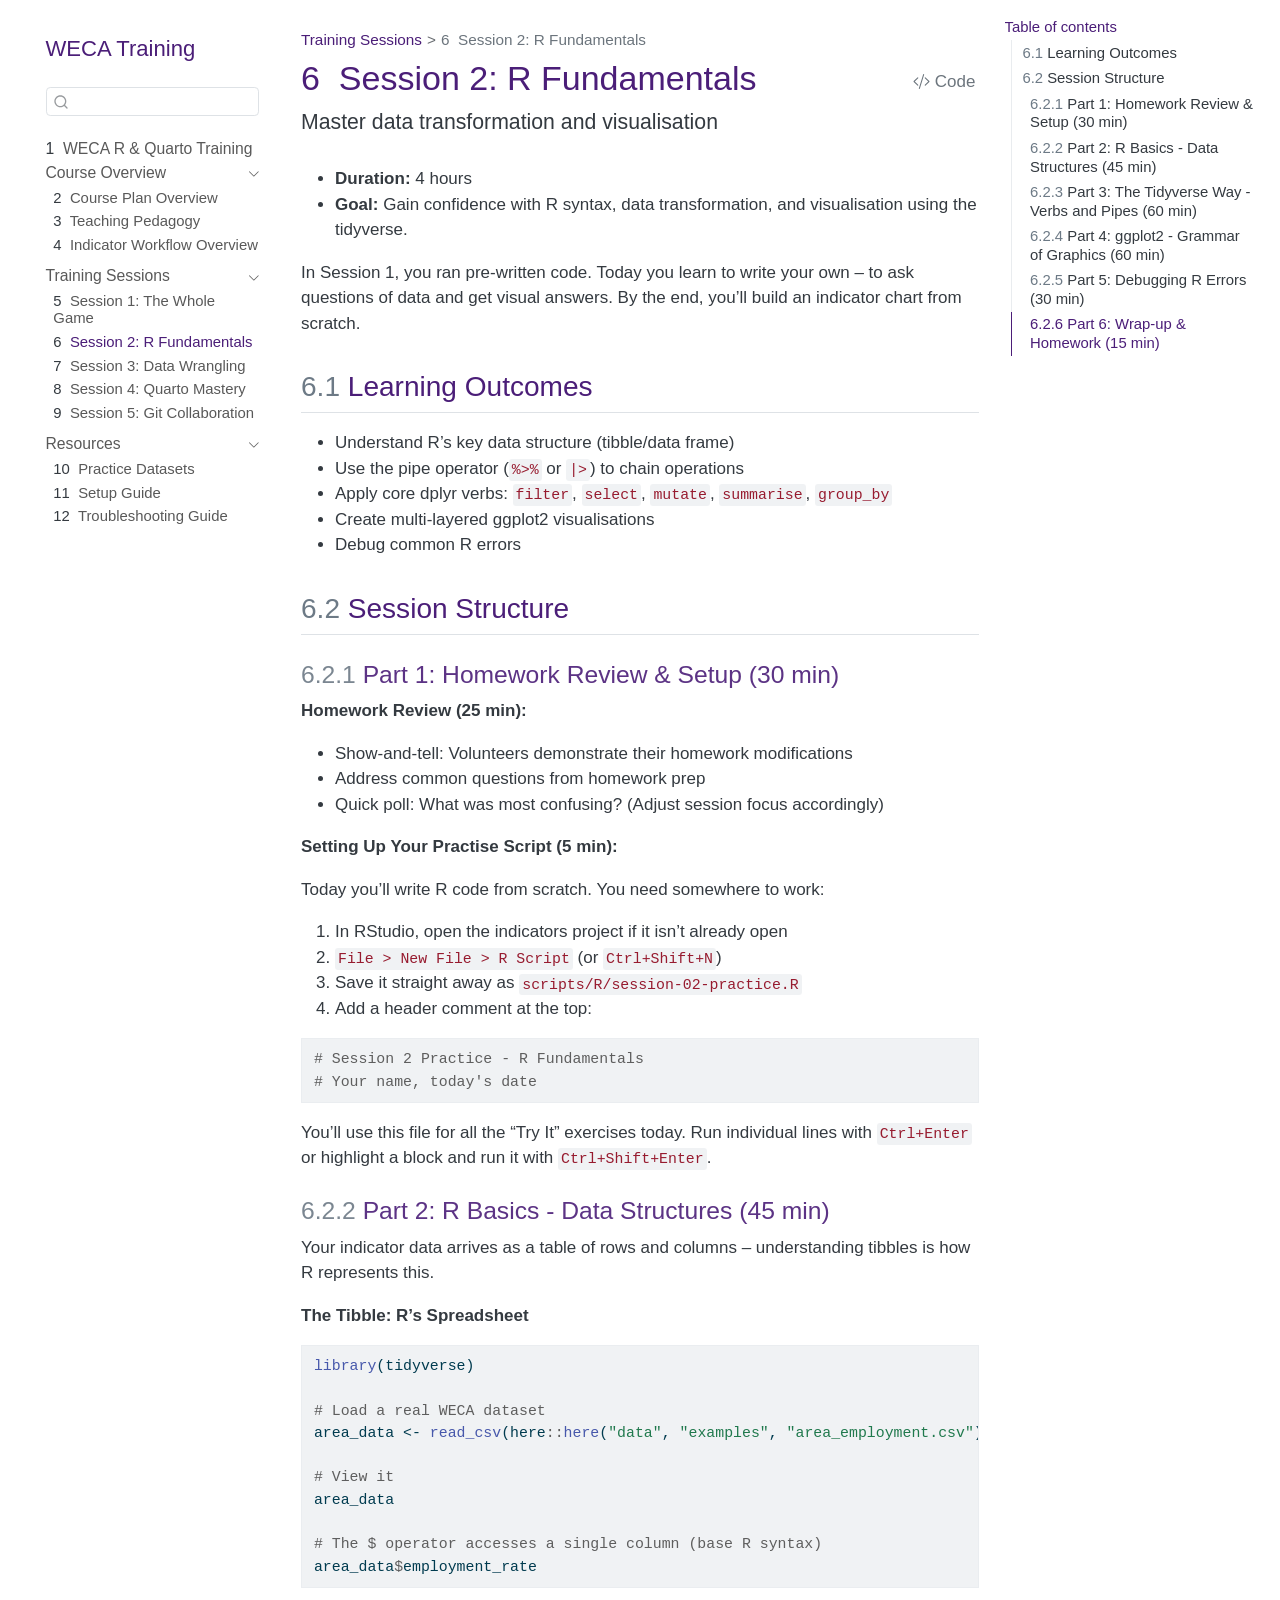
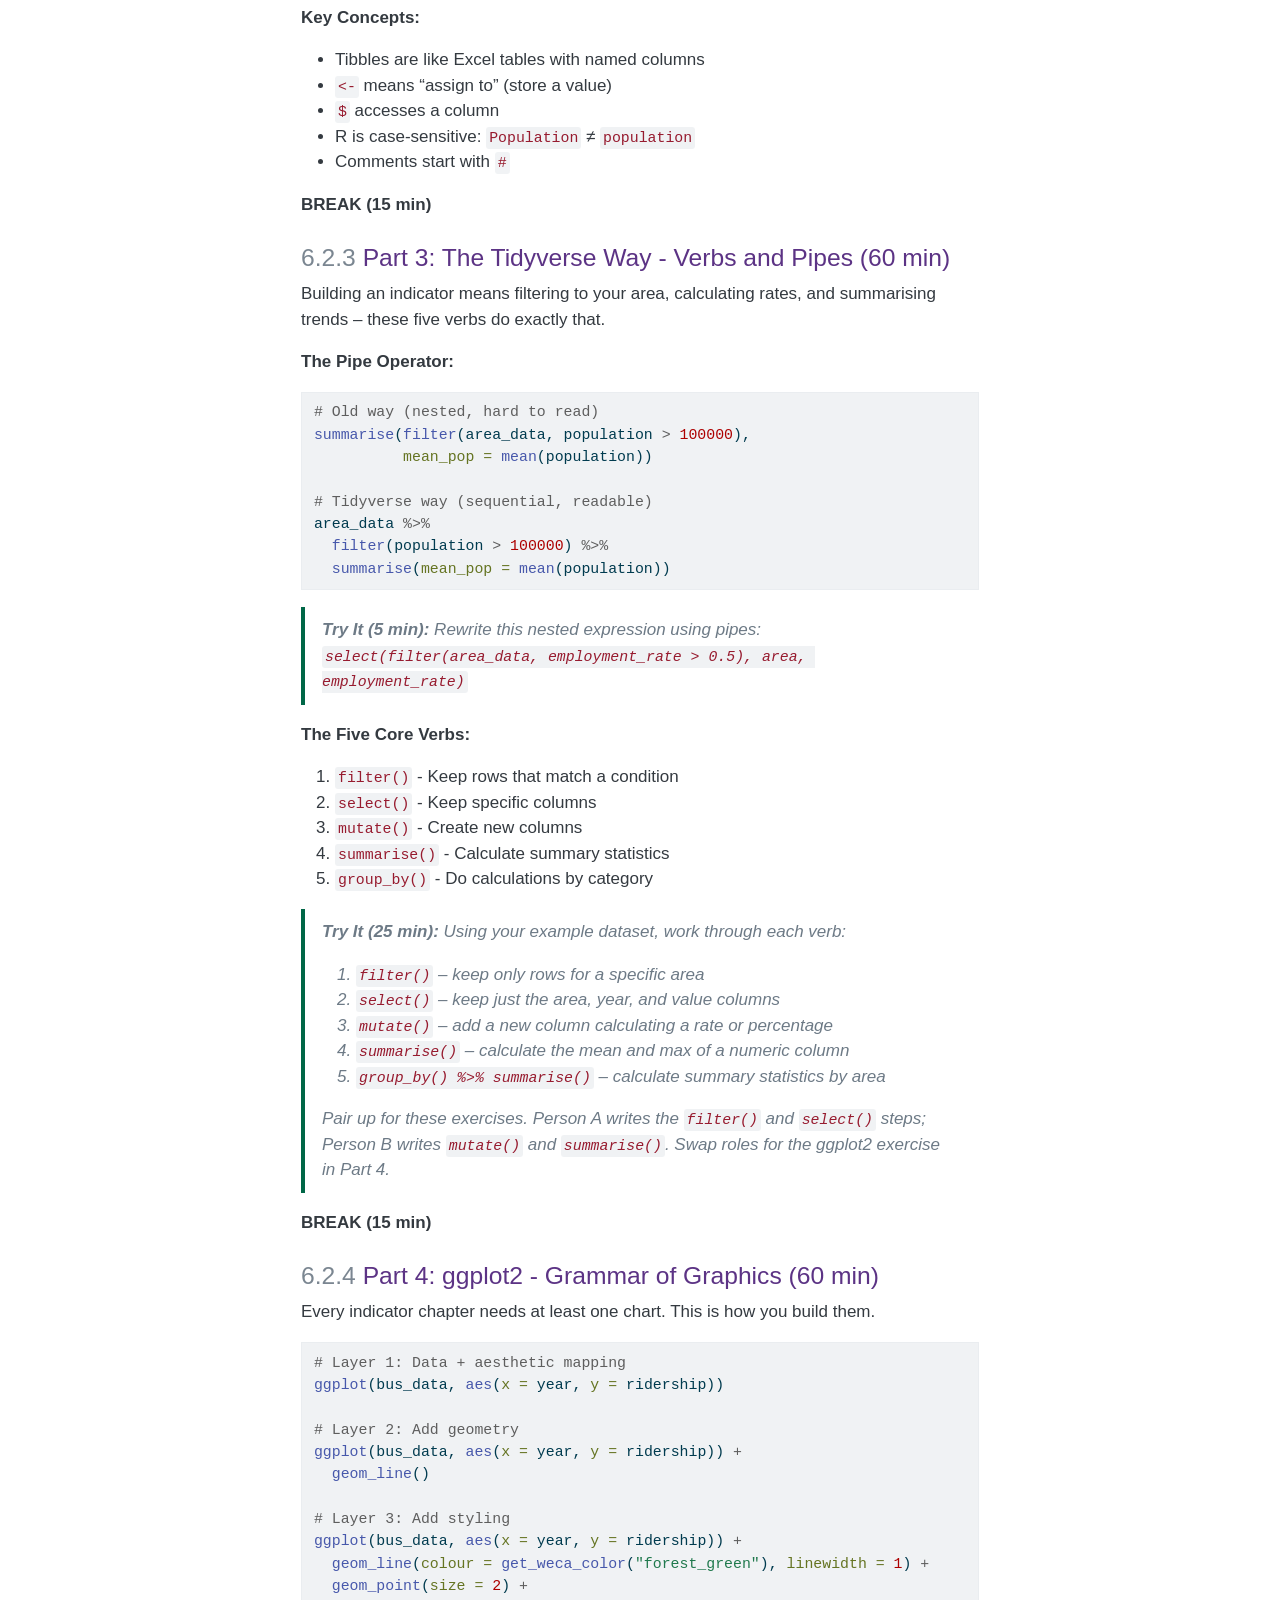
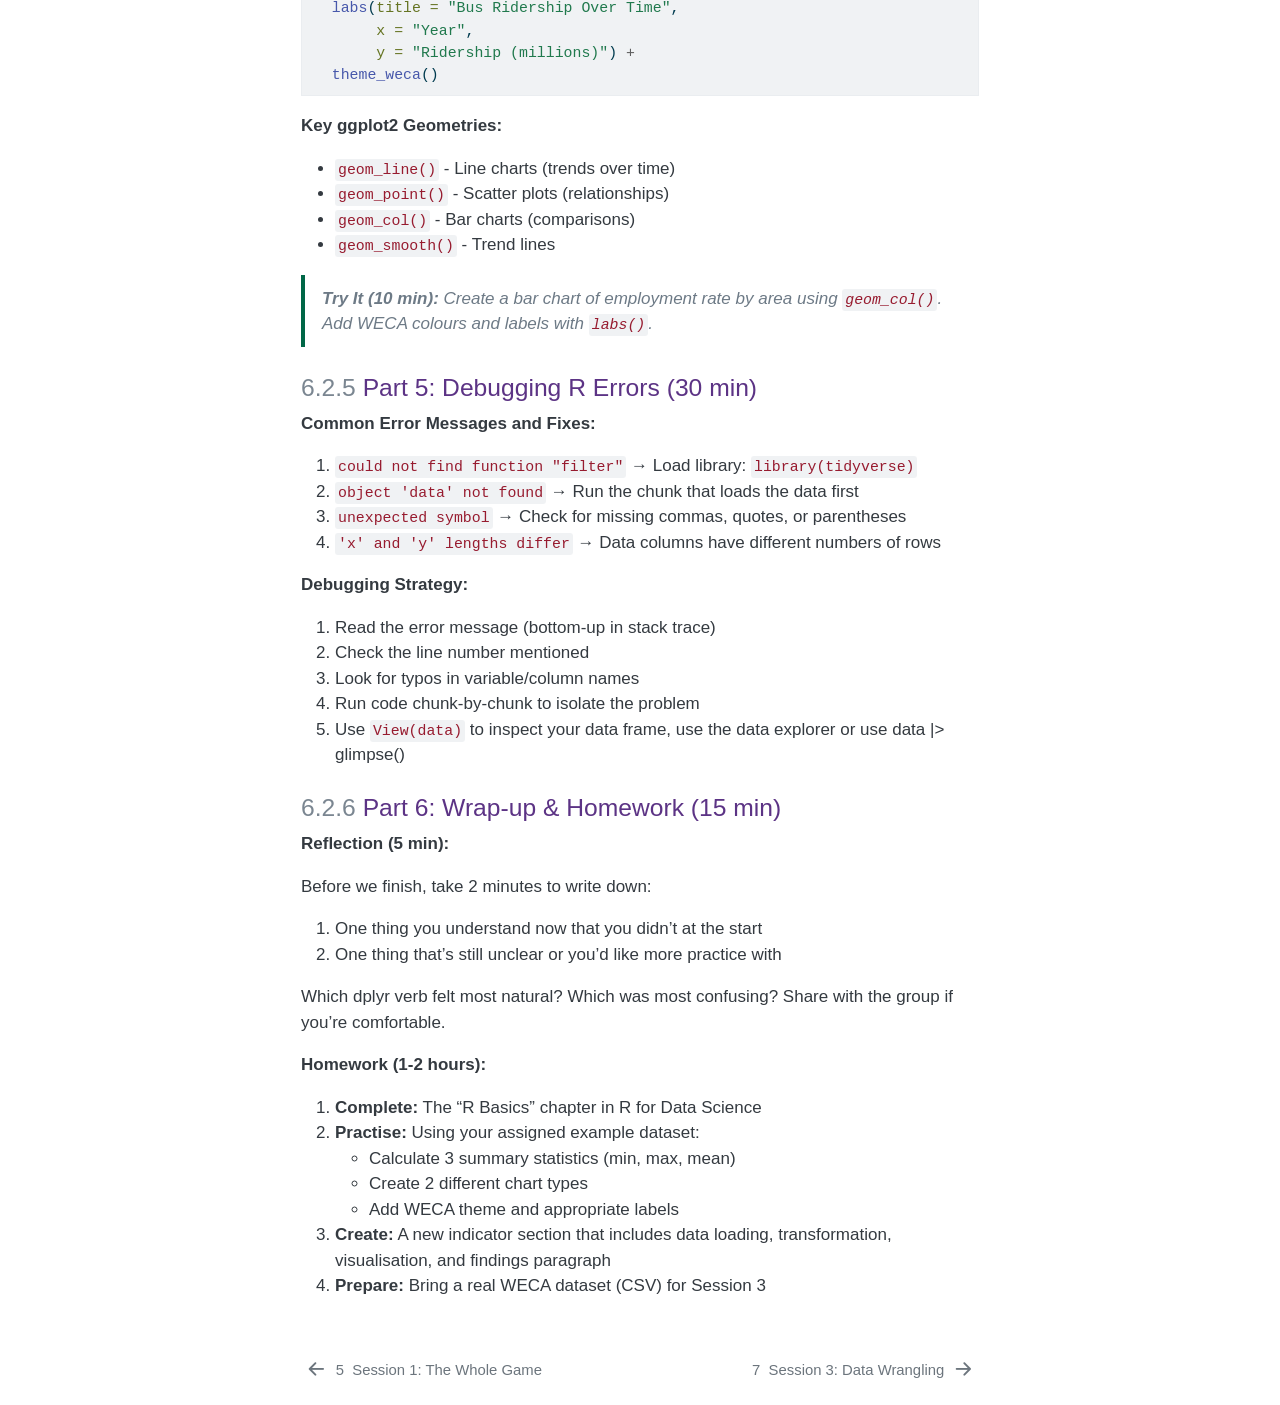
<file: _output/sessions/session-02.html>
<!DOCTYPE html>
<html xmlns="http://www.w3.org/1999/xhtml" lang="en" xml:lang="en"><head>

<meta charset="utf-8">
<meta name="generator" content="quarto-1.9.37">

<meta name="viewport" content="width=device-width, initial-scale=1.0, user-scalable=yes">


<title>6&nbsp; Session 2: R Fundamentals – WECA R &amp; Quarto Training</title>
<style>
/* Default styles provided by pandoc.
** See https://pandoc.org/MANUAL.html#variables-for-html for config info.
*/
code{white-space: pre-wrap;}
span.smallcaps{font-variant: small-caps;}
div.columns{display: flex; gap: min(4vw, 1.5em);}
div.column{flex: auto; overflow-x: auto;}
div.hanging-indent{margin-left: 1.5em; text-indent: -1.5em;}
ul.task-list{list-style: none;}
ul.task-list li input[type="checkbox"] {
  width: 0.8em;
  margin: 0 0.8em 0.2em -1em; /* quarto-specific, see https://github.com/quarto-dev/quarto-cli/issues/4556 */ 
  vertical-align: middle;
}
/* CSS for syntax highlighting */
html { -webkit-text-size-adjust: 100%; }
pre > code.sourceCode { white-space: pre; position: relative; }
pre > code.sourceCode > span { display: inline-block; line-height: 1.25; }
pre > code.sourceCode > span:empty { height: 1.2em; }
.sourceCode { overflow: visible; }
code.sourceCode > span { color: inherit; text-decoration: inherit; }
div.sourceCode { margin: 1em 0; }
pre.sourceCode { margin: 0; }
@media screen {
div.sourceCode { overflow: auto; }
}
@media print {
pre > code.sourceCode { white-space: pre-wrap; }
pre > code.sourceCode > span { text-indent: -5em; padding-left: 5em; }
}
pre.numberSource code
  { counter-reset: source-line 0; }
pre.numberSource code > span
  { position: relative; left: -4em; counter-increment: source-line; }
pre.numberSource code > span > a:first-child::before
  { content: counter(source-line);
    position: relative; left: -1em; text-align: right; vertical-align: baseline;
    border: none; display: inline-block;
    -webkit-touch-callout: none; -webkit-user-select: none;
    -khtml-user-select: none; -moz-user-select: none;
    -ms-user-select: none; user-select: none;
    padding: 0 4px; width: 4em;
  }
pre.numberSource { margin-left: 3em;  padding-left: 4px; }
div.sourceCode
  {   }
@media screen {
pre > code.sourceCode > span > a:first-child::before { text-decoration: underline; }
}
</style>


<script src="../site_libs/quarto-nav/quarto-nav.js"></script>
<script src="../site_libs/quarto-nav/headroom.min.js"></script>
<script src="../site_libs/clipboard/clipboard.min.js"></script>
<script src="../site_libs/quarto-search/autocomplete.umd.js"></script>
<script src="../site_libs/quarto-search/fuse.min.js"></script>
<script src="../site_libs/quarto-search/quarto-search.js"></script>
<meta name="quarto:offset" content="../">
<link href="../sessions/session-03.html" rel="next">
<link href="../sessions/session-01.html" rel="prev">
<script src="../site_libs/quarto-html/quarto.js" type="module"></script>
<script src="../site_libs/quarto-html/tabsets/tabsets.js" type="module"></script>
<script src="../site_libs/quarto-html/popper.min.js"></script>
<script src="../site_libs/quarto-html/tippy.umd.min.js"></script>
<script src="../site_libs/quarto-html/anchor.min.js"></script>
<link href="../site_libs/quarto-html/tippy.css" rel="stylesheet">
<link href="../site_libs/quarto-html/quarto-syntax-highlighting-7f8f88aac4f3542376d5c11b86a4c14d.css" rel="stylesheet" id="quarto-text-highlighting-styles">
<script src="../site_libs/bootstrap/bootstrap.min.js"></script>
<link href="../site_libs/bootstrap/bootstrap-icons.css" rel="stylesheet">
<link href="../site_libs/bootstrap/bootstrap-47ac4aec12e2dcd3e5eabaebee350354.min.css" rel="stylesheet" append-hash="true" id="quarto-bootstrap" data-mode="light">
<script id="quarto-search-options" type="application/json">{
  "location": "sidebar",
  "copy-button": false,
  "collapse-after": 3,
  "panel-placement": "start",
  "type": "textbox",
  "limit": 50,
  "keyboard-shortcut": [
    "f",
    "/",
    "s"
  ],
  "show-item-context": false,
  "language": {
    "search-no-results-text": "No results",
    "search-matching-documents-text": "matching documents",
    "search-copy-link-title": "Copy link to search",
    "search-hide-matches-text": "Hide additional matches",
    "search-more-match-text": "more match in this document",
    "search-more-matches-text": "more matches in this document",
    "search-clear-button-title": "Clear",
    "search-text-placeholder": "",
    "search-detached-cancel-button-title": "Cancel",
    "search-submit-button-title": "Submit",
    "search-label": "Search"
  }
}</script>


</head>

<body class="nav-sidebar floating quarto-light">

<div id="quarto-search-results"></div>
  <header id="quarto-header" class="headroom fixed-top">
  <nav class="quarto-secondary-nav">
    <div class="container-fluid d-flex">
      <button type="button" class="quarto-btn-toggle btn" data-bs-toggle="collapse" role="button" data-bs-target=".quarto-sidebar-collapse-item" aria-controls="quarto-sidebar" aria-expanded="false" aria-label="Toggle sidebar navigation" onclick="if (window.quartoToggleHeadroom) { window.quartoToggleHeadroom(); }">
        <i class="bi bi-layout-text-sidebar-reverse"></i>
      </button>
        <nav class="quarto-page-breadcrumbs" aria-label="breadcrumb"><ol class="breadcrumb"><li class="breadcrumb-item"><a href="../sessions/session-01.html">Training Sessions</a></li><li class="breadcrumb-item"><a href="../sessions/session-02.html"><span class="chapter-number">6</span>&nbsp; <span class="chapter-title">Session 2: R Fundamentals</span></a></li></ol></nav>
        <a class="flex-grow-1" role="navigation" data-bs-toggle="collapse" data-bs-target=".quarto-sidebar-collapse-item" aria-controls="quarto-sidebar" aria-expanded="false" aria-label="Toggle sidebar navigation" onclick="if (window.quartoToggleHeadroom) { window.quartoToggleHeadroom(); }">      
        </a>
      <button type="button" class="btn quarto-search-button" aria-label="Search" onclick="window.quartoOpenSearch();">
        <i class="bi bi-search"></i>
      </button>
    </div>
  </nav>
</header>
<!-- content -->
<div id="quarto-content" class="quarto-container page-columns page-rows-contents page-layout-full">
<!-- sidebar -->
  <nav id="quarto-sidebar" class="sidebar collapse collapse-horizontal quarto-sidebar-collapse-item sidebar-navigation floating overflow-auto">
    <div class="pt-lg-2 mt-2 text-left sidebar-header">
    <div class="sidebar-title mb-0 py-0">
      <a href="../">WECA Training</a> 
    </div>
      </div>
        <div class="mt-2 flex-shrink-0 align-items-center">
        <div class="sidebar-search">
        <div id="quarto-search" class="" title="Search"></div>
        </div>
        </div>
    <div class="sidebar-menu-container"> 
    <ul class="list-unstyled mt-1">
        <li class="sidebar-item">
  <div class="sidebar-item-container"> 
  <a href="../index.html" class="sidebar-item-text sidebar-link">
 <span class="menu-text"><span class="chapter-number">1</span>&nbsp; <span class="chapter-title">WECA R &amp; Quarto Training</span></span></a>
  </div>
</li>
        <li class="sidebar-item sidebar-item-section">
      <div class="sidebar-item-container"> 
            <a class="sidebar-item-text sidebar-link text-start" data-bs-toggle="collapse" data-bs-target="#quarto-sidebar-section-1" role="navigation" aria-expanded="true">
 <span class="menu-text">Course Overview</span></a>
          <a class="sidebar-item-toggle text-start" data-bs-toggle="collapse" data-bs-target="#quarto-sidebar-section-1" role="navigation" aria-expanded="true" aria-label="Toggle section">
            <i class="bi bi-chevron-right ms-2"></i>
          </a> 
      </div>
      <ul id="quarto-sidebar-section-1" class="collapse list-unstyled sidebar-section depth1 show">  
          <li class="sidebar-item">
  <div class="sidebar-item-container"> 
  <a href="../overview/course-plan.html" class="sidebar-item-text sidebar-link">
 <span class="menu-text"><span class="chapter-number">2</span>&nbsp; <span class="chapter-title">Course Plan Overview</span></span></a>
  </div>
</li>
          <li class="sidebar-item">
  <div class="sidebar-item-container"> 
  <a href="../overview/pedagogy.html" class="sidebar-item-text sidebar-link">
 <span class="menu-text"><span class="chapter-number">3</span>&nbsp; <span class="chapter-title">Teaching Pedagogy</span></span></a>
  </div>
</li>
          <li class="sidebar-item">
  <div class="sidebar-item-container"> 
  <a href="../overview/workflow.html" class="sidebar-item-text sidebar-link">
 <span class="menu-text"><span class="chapter-number">4</span>&nbsp; <span class="chapter-title">Indicator Workflow Overview</span></span></a>
  </div>
</li>
      </ul>
  </li>
        <li class="sidebar-item sidebar-item-section">
      <div class="sidebar-item-container"> 
            <a class="sidebar-item-text sidebar-link text-start" data-bs-toggle="collapse" data-bs-target="#quarto-sidebar-section-2" role="navigation" aria-expanded="true">
 <span class="menu-text">Training Sessions</span></a>
          <a class="sidebar-item-toggle text-start" data-bs-toggle="collapse" data-bs-target="#quarto-sidebar-section-2" role="navigation" aria-expanded="true" aria-label="Toggle section">
            <i class="bi bi-chevron-right ms-2"></i>
          </a> 
      </div>
      <ul id="quarto-sidebar-section-2" class="collapse list-unstyled sidebar-section depth1 show">  
          <li class="sidebar-item">
  <div class="sidebar-item-container"> 
  <a href="../sessions/session-01.html" class="sidebar-item-text sidebar-link">
 <span class="menu-text"><span class="chapter-number">5</span>&nbsp; <span class="chapter-title">Session 1: The Whole Game</span></span></a>
  </div>
</li>
          <li class="sidebar-item">
  <div class="sidebar-item-container"> 
  <a href="../sessions/session-02.html" class="sidebar-item-text sidebar-link active">
 <span class="menu-text"><span class="chapter-number">6</span>&nbsp; <span class="chapter-title">Session 2: R Fundamentals</span></span></a>
  </div>
</li>
          <li class="sidebar-item">
  <div class="sidebar-item-container"> 
  <a href="../sessions/session-03.html" class="sidebar-item-text sidebar-link">
 <span class="menu-text"><span class="chapter-number">7</span>&nbsp; <span class="chapter-title">Session 3: Data Wrangling</span></span></a>
  </div>
</li>
          <li class="sidebar-item">
  <div class="sidebar-item-container"> 
  <a href="../sessions/session-04.html" class="sidebar-item-text sidebar-link">
 <span class="menu-text"><span class="chapter-number">8</span>&nbsp; <span class="chapter-title">Session 4: Quarto Mastery</span></span></a>
  </div>
</li>
          <li class="sidebar-item">
  <div class="sidebar-item-container"> 
  <a href="../sessions/session-05.html" class="sidebar-item-text sidebar-link">
 <span class="menu-text"><span class="chapter-number">9</span>&nbsp; <span class="chapter-title">Session 5: Git Collaboration</span></span></a>
  </div>
</li>
      </ul>
  </li>
        <li class="sidebar-item sidebar-item-section">
      <div class="sidebar-item-container"> 
            <a class="sidebar-item-text sidebar-link text-start" data-bs-toggle="collapse" data-bs-target="#quarto-sidebar-section-3" role="navigation" aria-expanded="true">
 <span class="menu-text">Resources</span></a>
          <a class="sidebar-item-toggle text-start" data-bs-toggle="collapse" data-bs-target="#quarto-sidebar-section-3" role="navigation" aria-expanded="true" aria-label="Toggle section">
            <i class="bi bi-chevron-right ms-2"></i>
          </a> 
      </div>
      <ul id="quarto-sidebar-section-3" class="collapse list-unstyled sidebar-section depth1 show">  
          <li class="sidebar-item">
  <div class="sidebar-item-container"> 
  <a href="../resources/datasets.html" class="sidebar-item-text sidebar-link">
 <span class="menu-text"><span class="chapter-number">10</span>&nbsp; <span class="chapter-title">Practice Datasets</span></span></a>
  </div>
</li>
          <li class="sidebar-item">
  <div class="sidebar-item-container"> 
  <a href="../resources/setup-guide.html" class="sidebar-item-text sidebar-link">
 <span class="menu-text"><span class="chapter-number">11</span>&nbsp; <span class="chapter-title">Setup Guide</span></span></a>
  </div>
</li>
          <li class="sidebar-item">
  <div class="sidebar-item-container"> 
  <a href="../resources/troubleshooting.html" class="sidebar-item-text sidebar-link">
 <span class="menu-text"><span class="chapter-number">12</span>&nbsp; <span class="chapter-title">Troubleshooting Guide</span></span></a>
  </div>
</li>
      </ul>
  </li>
    </ul>
    </div>
</nav>
<div id="quarto-sidebar-glass" class="quarto-sidebar-collapse-item" data-bs-toggle="collapse" data-bs-target=".quarto-sidebar-collapse-item"></div>
<!-- margin-sidebar -->
    <div id="quarto-margin-sidebar" class="sidebar margin-sidebar">
        <nav id="TOC" role="doc-toc" class="toc-active">
    <h2 id="toc-title">Table of contents</h2>
   
  <ul>
  <li><a href="#learning-outcomes" id="toc-learning-outcomes" class="nav-link active" data-scroll-target="#learning-outcomes"><span class="header-section-number">6.1</span> Learning Outcomes</a></li>
  <li><a href="#session-structure" id="toc-session-structure" class="nav-link" data-scroll-target="#session-structure"><span class="header-section-number">6.2</span> Session Structure</a>
  <ul class="collapse">
  <li><a href="#part-1-homework-review-setup-30-min" id="toc-part-1-homework-review-setup-30-min" class="nav-link" data-scroll-target="#part-1-homework-review-setup-30-min"><span class="header-section-number">6.2.1</span> Part 1: Homework Review &amp; Setup (30 min)</a></li>
  <li><a href="#part-2-r-basics---data-structures-45-min" id="toc-part-2-r-basics---data-structures-45-min" class="nav-link" data-scroll-target="#part-2-r-basics---data-structures-45-min"><span class="header-section-number">6.2.2</span> Part 2: R Basics - Data Structures (45 min)</a></li>
  <li><a href="#part-3-the-tidyverse-way---verbs-and-pipes-60-min" id="toc-part-3-the-tidyverse-way---verbs-and-pipes-60-min" class="nav-link" data-scroll-target="#part-3-the-tidyverse-way---verbs-and-pipes-60-min"><span class="header-section-number">6.2.3</span> Part 3: The Tidyverse Way - Verbs and Pipes (60 min)</a></li>
  <li><a href="#part-4-ggplot2---grammar-of-graphics-60-min" id="toc-part-4-ggplot2---grammar-of-graphics-60-min" class="nav-link" data-scroll-target="#part-4-ggplot2---grammar-of-graphics-60-min"><span class="header-section-number">6.2.4</span> Part 4: ggplot2 - Grammar of Graphics (60 min)</a></li>
  <li><a href="#part-5-debugging-r-errors-30-min" id="toc-part-5-debugging-r-errors-30-min" class="nav-link" data-scroll-target="#part-5-debugging-r-errors-30-min"><span class="header-section-number">6.2.5</span> Part 5: Debugging R Errors (30 min)</a></li>
  <li><a href="#part-6-wrap-up-homework-15-min" id="toc-part-6-wrap-up-homework-15-min" class="nav-link" data-scroll-target="#part-6-wrap-up-homework-15-min"><span class="header-section-number">6.2.6</span> Part 6: Wrap-up &amp; Homework (15 min)</a></li>
  </ul></li>
  </ul>
</nav>
    </div>
<!-- main -->
<main class="content column-body" id="quarto-document-content">

<header id="title-block-header" class="quarto-title-block default"><nav class="quarto-page-breadcrumbs quarto-title-breadcrumbs d-none d-lg-block" aria-label="breadcrumb"><ol class="breadcrumb"><li class="breadcrumb-item"><a href="../sessions/session-01.html">Training Sessions</a></li><li class="breadcrumb-item"><a href="../sessions/session-02.html"><span class="chapter-number">6</span>&nbsp; <span class="chapter-title">Session 2: R Fundamentals</span></a></li></ol></nav>
<div class="quarto-title">
<div class="quarto-title-block"><div><h1 class="title"><span class="chapter-number">6</span>&nbsp; <span class="chapter-title">Session 2: R Fundamentals</span></h1><button type="button" class="btn code-tools-button" id="quarto-code-tools-source"><i class="bi"></i> Code</button></div></div>
<p class="subtitle lead">Master data transformation and visualisation</p>
</div>



<div class="quarto-title-meta column-body">

    
  
    
  </div>
  


</header>


<ul>
<li><strong>Duration:</strong> 4 hours</li>
<li><strong>Goal:</strong> Gain confidence with R syntax, data transformation, and visualisation using the tidyverse.</li>
</ul>
<p>In Session 1, you ran pre-written code. Today you learn to write your own – to ask questions of data and get visual answers. By the end, you’ll build an indicator chart from scratch.</p>
<section id="learning-outcomes" class="level2" data-number="6.1">
<h2 data-number="6.1" class="anchored" data-anchor-id="learning-outcomes"><span class="header-section-number">6.1</span> Learning Outcomes</h2>
<ul>
<li>Understand R’s key data structure (tibble/data frame)</li>
<li>Use the pipe operator (<code>%&gt;%</code> or <code>|&gt;</code>) to chain operations</li>
<li>Apply core dplyr verbs: <code>filter</code>, <code>select</code>, <code>mutate</code>, <code>summarise</code>, <code>group_by</code></li>
<li>Create multi-layered ggplot2 visualisations</li>
<li>Debug common R errors</li>
</ul>
</section>
<section id="session-structure" class="level2" data-number="6.2">
<h2 data-number="6.2" class="anchored" data-anchor-id="session-structure"><span class="header-section-number">6.2</span> Session Structure</h2>
<section id="part-1-homework-review-setup-30-min" class="level3" data-number="6.2.1">
<h3 data-number="6.2.1" class="anchored" data-anchor-id="part-1-homework-review-setup-30-min"><span class="header-section-number">6.2.1</span> Part 1: Homework Review &amp; Setup (30 min)</h3>
<p><strong>Homework Review (25 min):</strong></p>
<ul>
<li>Show-and-tell: Volunteers demonstrate their homework modifications</li>
<li>Address common questions from homework prep</li>
<li>Quick poll: What was most confusing? (Adjust session focus accordingly)</li>
</ul>
<p><strong>Setting Up Your Practise Script (5 min):</strong></p>
<p>Today you’ll write R code from scratch. You need somewhere to work:</p>
<ol type="1">
<li>In RStudio, open the indicators project if it isn’t already open</li>
<li><code>File &gt; New File &gt; R Script</code> (or <code>Ctrl+Shift+N</code>)</li>
<li>Save it straight away as <code>scripts/R/session-02-practice.R</code></li>
<li>Add a header comment at the top:</li>
</ol>
<div class="code-copy-outer-scaffold"><div class="sourceCode" id="cb1"><pre class="sourceCode r code-with-copy"><code class="sourceCode r"><span id="cb1-1"><a href="#cb1-1" aria-hidden="true" tabindex="-1"></a><span class="co"># Session 2 Practice - R Fundamentals</span></span>
<span id="cb1-2"><a href="#cb1-2" aria-hidden="true" tabindex="-1"></a><span class="co"># Your name, today's date</span></span></code></pre></div><button title="Copy to Clipboard" class="code-copy-button"><i class="bi"></i></button></div>
<p>You’ll use this file for all the “Try It” exercises today. Run individual lines with <code>Ctrl+Enter</code> or highlight a block and run it with <code>Ctrl+Shift+Enter</code>.</p>
</section>
<section id="part-2-r-basics---data-structures-45-min" class="level3" data-number="6.2.2">
<h3 data-number="6.2.2" class="anchored" data-anchor-id="part-2-r-basics---data-structures-45-min"><span class="header-section-number">6.2.2</span> Part 2: R Basics - Data Structures (45 min)</h3>
<p>Your indicator data arrives as a table of rows and columns – understanding tibbles is how R represents this.</p>
<p><strong>The Tibble: R’s Spreadsheet</strong></p>
<div class="code-copy-outer-scaffold"><div class="sourceCode" id="cb2"><pre class="sourceCode r code-with-copy"><code class="sourceCode r"><span id="cb2-1"><a href="#cb2-1" aria-hidden="true" tabindex="-1"></a><span class="fu">library</span>(tidyverse)</span>
<span id="cb2-2"><a href="#cb2-2" aria-hidden="true" tabindex="-1"></a></span>
<span id="cb2-3"><a href="#cb2-3" aria-hidden="true" tabindex="-1"></a><span class="co"># Load a real WECA dataset</span></span>
<span id="cb2-4"><a href="#cb2-4" aria-hidden="true" tabindex="-1"></a>area_data <span class="ot">&lt;-</span> <span class="fu">read_csv</span>(here<span class="sc">::</span><span class="fu">here</span>(<span class="st">"data"</span>, <span class="st">"examples"</span>, <span class="st">"area_employment.csv"</span>))</span>
<span id="cb2-5"><a href="#cb2-5" aria-hidden="true" tabindex="-1"></a></span>
<span id="cb2-6"><a href="#cb2-6" aria-hidden="true" tabindex="-1"></a><span class="co"># View it</span></span>
<span id="cb2-7"><a href="#cb2-7" aria-hidden="true" tabindex="-1"></a>area_data</span>
<span id="cb2-8"><a href="#cb2-8" aria-hidden="true" tabindex="-1"></a></span>
<span id="cb2-9"><a href="#cb2-9" aria-hidden="true" tabindex="-1"></a><span class="co"># The $ operator accesses a single column (base R syntax)</span></span>
<span id="cb2-10"><a href="#cb2-10" aria-hidden="true" tabindex="-1"></a>area_data<span class="sc">$</span>employment_rate</span></code></pre></div><button title="Copy to Clipboard" class="code-copy-button"><i class="bi"></i></button></div>
<p><strong>Key Concepts:</strong></p>
<ul>
<li>Tibbles are like Excel tables with named columns</li>
<li><code>&lt;-</code> means “assign to” (store a value)</li>
<li><code>$</code> accesses a column</li>
<li>R is case-sensitive: <code>Population</code> ≠ <code>population</code></li>
<li>Comments start with <code>#</code></li>
</ul>
<p><strong>BREAK (15 min)</strong></p>
</section>
<section id="part-3-the-tidyverse-way---verbs-and-pipes-60-min" class="level3" data-number="6.2.3">
<h3 data-number="6.2.3" class="anchored" data-anchor-id="part-3-the-tidyverse-way---verbs-and-pipes-60-min"><span class="header-section-number">6.2.3</span> Part 3: The Tidyverse Way - Verbs and Pipes (60 min)</h3>
<p>Building an indicator means filtering to your area, calculating rates, and summarising trends – these five verbs do exactly that.</p>
<p><strong>The Pipe Operator:</strong></p>
<div class="code-copy-outer-scaffold"><div class="sourceCode" id="cb3"><pre class="sourceCode r code-with-copy"><code class="sourceCode r"><span id="cb3-1"><a href="#cb3-1" aria-hidden="true" tabindex="-1"></a><span class="co"># Old way (nested, hard to read)</span></span>
<span id="cb3-2"><a href="#cb3-2" aria-hidden="true" tabindex="-1"></a><span class="fu">summarise</span>(<span class="fu">filter</span>(area_data, population <span class="sc">&gt;</span> <span class="dv">100000</span>),</span>
<span id="cb3-3"><a href="#cb3-3" aria-hidden="true" tabindex="-1"></a>          <span class="at">mean_pop =</span> <span class="fu">mean</span>(population))</span>
<span id="cb3-4"><a href="#cb3-4" aria-hidden="true" tabindex="-1"></a></span>
<span id="cb3-5"><a href="#cb3-5" aria-hidden="true" tabindex="-1"></a><span class="co"># Tidyverse way (sequential, readable)</span></span>
<span id="cb3-6"><a href="#cb3-6" aria-hidden="true" tabindex="-1"></a>area_data <span class="sc">%&gt;%</span></span>
<span id="cb3-7"><a href="#cb3-7" aria-hidden="true" tabindex="-1"></a>  <span class="fu">filter</span>(population <span class="sc">&gt;</span> <span class="dv">100000</span>) <span class="sc">%&gt;%</span></span>
<span id="cb3-8"><a href="#cb3-8" aria-hidden="true" tabindex="-1"></a>  <span class="fu">summarise</span>(<span class="at">mean_pop =</span> <span class="fu">mean</span>(population))</span></code></pre></div><button title="Copy to Clipboard" class="code-copy-button"><i class="bi"></i></button></div>
<blockquote class="blockquote">
<p><strong>Try It (5 min):</strong> Rewrite this nested expression using pipes: <code>select(filter(area_data, employment_rate &gt; 0.5), area, employment_rate)</code></p>
</blockquote>
<p><strong>The Five Core Verbs:</strong></p>
<ol type="1">
<li><strong><code>filter()</code></strong> - Keep rows that match a condition</li>
<li><strong><code>select()</code></strong> - Keep specific columns</li>
<li><strong><code>mutate()</code></strong> - Create new columns</li>
<li><strong><code>summarise()</code></strong> - Calculate summary statistics</li>
<li><strong><code>group_by()</code></strong> - Do calculations by category</li>
</ol>
<blockquote class="blockquote">
<p><strong>Try It (25 min):</strong> Using your example dataset, work through each verb:</p>
<ol type="1">
<li><code>filter()</code> – keep only rows for a specific area</li>
<li><code>select()</code> – keep just the area, year, and value columns</li>
<li><code>mutate()</code> – add a new column calculating a rate or percentage</li>
<li><code>summarise()</code> – calculate the mean and max of a numeric column</li>
<li><code>group_by() %&gt;% summarise()</code> – calculate summary statistics by area</li>
</ol>
<p>Pair up for these exercises. Person A writes the <code>filter()</code> and <code>select()</code> steps; Person B writes <code>mutate()</code> and <code>summarise()</code>. Swap roles for the ggplot2 exercise in Part 4.</p>
</blockquote>
<p><strong>BREAK (15 min)</strong></p>
</section>
<section id="part-4-ggplot2---grammar-of-graphics-60-min" class="level3" data-number="6.2.4">
<h3 data-number="6.2.4" class="anchored" data-anchor-id="part-4-ggplot2---grammar-of-graphics-60-min"><span class="header-section-number">6.2.4</span> Part 4: ggplot2 - Grammar of Graphics (60 min)</h3>
<p>Every indicator chapter needs at least one chart. This is how you build them.</p>
<div class="code-copy-outer-scaffold"><div class="sourceCode" id="cb4"><pre class="sourceCode r code-with-copy"><code class="sourceCode r"><span id="cb4-1"><a href="#cb4-1" aria-hidden="true" tabindex="-1"></a><span class="co"># Layer 1: Data + aesthetic mapping</span></span>
<span id="cb4-2"><a href="#cb4-2" aria-hidden="true" tabindex="-1"></a><span class="fu">ggplot</span>(bus_data, <span class="fu">aes</span>(<span class="at">x =</span> year, <span class="at">y =</span> ridership))</span>
<span id="cb4-3"><a href="#cb4-3" aria-hidden="true" tabindex="-1"></a></span>
<span id="cb4-4"><a href="#cb4-4" aria-hidden="true" tabindex="-1"></a><span class="co"># Layer 2: Add geometry</span></span>
<span id="cb4-5"><a href="#cb4-5" aria-hidden="true" tabindex="-1"></a><span class="fu">ggplot</span>(bus_data, <span class="fu">aes</span>(<span class="at">x =</span> year, <span class="at">y =</span> ridership)) <span class="sc">+</span></span>
<span id="cb4-6"><a href="#cb4-6" aria-hidden="true" tabindex="-1"></a>  <span class="fu">geom_line</span>()</span>
<span id="cb4-7"><a href="#cb4-7" aria-hidden="true" tabindex="-1"></a></span>
<span id="cb4-8"><a href="#cb4-8" aria-hidden="true" tabindex="-1"></a><span class="co"># Layer 3: Add styling</span></span>
<span id="cb4-9"><a href="#cb4-9" aria-hidden="true" tabindex="-1"></a><span class="fu">ggplot</span>(bus_data, <span class="fu">aes</span>(<span class="at">x =</span> year, <span class="at">y =</span> ridership)) <span class="sc">+</span></span>
<span id="cb4-10"><a href="#cb4-10" aria-hidden="true" tabindex="-1"></a>  <span class="fu">geom_line</span>(<span class="at">colour =</span> <span class="fu">get_weca_color</span>(<span class="st">"forest_green"</span>), <span class="at">linewidth =</span> <span class="dv">1</span>) <span class="sc">+</span></span>
<span id="cb4-11"><a href="#cb4-11" aria-hidden="true" tabindex="-1"></a>  <span class="fu">geom_point</span>(<span class="at">size =</span> <span class="dv">2</span>) <span class="sc">+</span></span>
<span id="cb4-12"><a href="#cb4-12" aria-hidden="true" tabindex="-1"></a>  <span class="fu">labs</span>(<span class="at">title =</span> <span class="st">"Bus Ridership Over Time"</span>,</span>
<span id="cb4-13"><a href="#cb4-13" aria-hidden="true" tabindex="-1"></a>       <span class="at">x =</span> <span class="st">"Year"</span>,</span>
<span id="cb4-14"><a href="#cb4-14" aria-hidden="true" tabindex="-1"></a>       <span class="at">y =</span> <span class="st">"Ridership (millions)"</span>) <span class="sc">+</span></span>
<span id="cb4-15"><a href="#cb4-15" aria-hidden="true" tabindex="-1"></a>  <span class="fu">theme_weca</span>()</span></code></pre></div><button title="Copy to Clipboard" class="code-copy-button"><i class="bi"></i></button></div>
<p><strong>Key ggplot2 Geometries:</strong></p>
<ul>
<li><code>geom_line()</code> - Line charts (trends over time)</li>
<li><code>geom_point()</code> - Scatter plots (relationships)</li>
<li><code>geom_col()</code> - Bar charts (comparisons)</li>
<li><code>geom_smooth()</code> - Trend lines</li>
</ul>
<blockquote class="blockquote">
<p><strong>Try It (10 min):</strong> Create a bar chart of employment rate by area using <code>geom_col()</code>. Add WECA colours and labels with <code>labs()</code>.</p>
</blockquote>
</section>
<section id="part-5-debugging-r-errors-30-min" class="level3" data-number="6.2.5">
<h3 data-number="6.2.5" class="anchored" data-anchor-id="part-5-debugging-r-errors-30-min"><span class="header-section-number">6.2.5</span> Part 5: Debugging R Errors (30 min)</h3>
<p><strong>Common Error Messages and Fixes:</strong></p>
<ol type="1">
<li><strong><code>could not find function "filter"</code></strong> → Load library: <code>library(tidyverse)</code></li>
<li><strong><code>object 'data' not found</code></strong> → Run the chunk that loads the data first</li>
<li><strong><code>unexpected symbol</code></strong> → Check for missing commas, quotes, or parentheses</li>
<li><strong><code>'x' and 'y' lengths differ</code></strong> → Data columns have different numbers of rows</li>
</ol>
<p><strong>Debugging Strategy:</strong></p>
<ol type="1">
<li>Read the error message (bottom-up in stack trace)</li>
<li>Check the line number mentioned</li>
<li>Look for typos in variable/column names</li>
<li>Run code chunk-by-chunk to isolate the problem</li>
<li>Use <code>View(data)</code> to inspect your data frame, use the data explorer or use data |&gt; glimpse()</li>
</ol>
</section>
<section id="part-6-wrap-up-homework-15-min" class="level3" data-number="6.2.6">
<h3 data-number="6.2.6" class="anchored" data-anchor-id="part-6-wrap-up-homework-15-min"><span class="header-section-number">6.2.6</span> Part 6: Wrap-up &amp; Homework (15 min)</h3>
<p><strong>Reflection (5 min):</strong></p>
<p>Before we finish, take 2 minutes to write down:</p>
<ol type="1">
<li>One thing you understand now that you didn’t at the start</li>
<li>One thing that’s still unclear or you’d like more practice with</li>
</ol>
<p>Which dplyr verb felt most natural? Which was most confusing? Share with the group if you’re comfortable.</p>
<p><strong>Homework (1-2 hours):</strong></p>
<ol type="1">
<li><strong>Complete:</strong> The “R Basics” chapter in R for Data Science</li>
<li><strong>Practise:</strong> Using your assigned example dataset:
<ul>
<li>Calculate 3 summary statistics (min, max, mean)</li>
<li>Create 2 different chart types</li>
<li>Add WECA theme and appropriate labels</li>
</ul></li>
<li><strong>Create:</strong> A new indicator section that includes data loading, transformation, visualisation, and findings paragraph</li>
<li><strong>Prepare:</strong> Bring a real WECA dataset (CSV) for Session 3</li>
</ol>


<!-- -->

</section>
</section>

</main> <!-- /main -->
<script id="quarto-html-after-body" type="application/javascript">
  window.document.addEventListener("DOMContentLoaded", function (event) {
    const icon = "";
    const anchorJS = new window.AnchorJS();
    anchorJS.options = {
      placement: 'right',
      icon: icon
    };
    anchorJS.add('.anchored');
    const isCodeAnnotation = (el) => {
      for (const clz of el.classList) {
        if (clz.startsWith('code-annotation-')) {                     
          return true;
        }
      }
      return false;
    }
    const onCopySuccess = function(e) {
      // button target
      const button = e.trigger;
      // don't keep focus
      button.blur();
      // flash "checked"
      button.classList.add('code-copy-button-checked');
      var currentTitle = button.getAttribute("title");
      button.setAttribute("title", "Copied!");
      let tooltip;
      if (window.bootstrap) {
        button.setAttribute("data-bs-toggle", "tooltip");
        button.setAttribute("data-bs-placement", "left");
        button.setAttribute("data-bs-title", "Copied!");
        tooltip = new bootstrap.Tooltip(button, 
          { trigger: "manual", 
            customClass: "code-copy-button-tooltip",
            offset: [0, -8]});
        tooltip.show();    
      }
      setTimeout(function() {
        if (tooltip) {
          tooltip.hide();
          button.removeAttribute("data-bs-title");
          button.removeAttribute("data-bs-toggle");
          button.removeAttribute("data-bs-placement");
        }
        button.setAttribute("title", currentTitle);
        button.classList.remove('code-copy-button-checked');
      }, 1000);
      // clear code selection
      e.clearSelection();
    }
    const getTextToCopy = function(trigger) {
      const outerScaffold = trigger.parentElement.cloneNode(true);
      const codeEl = outerScaffold.querySelector('code');
      for (const childEl of codeEl.children) {
        if (isCodeAnnotation(childEl)) {
          childEl.remove();
        }
      }
      return codeEl.innerText;
    }
    const clipboard = new window.ClipboardJS('.code-copy-button:not([data-in-quarto-modal])', {
      text: getTextToCopy
    });
    clipboard.on('success', onCopySuccess);
    if (window.document.getElementById('quarto-embedded-source-code-modal')) {
      const clipboardModal = new window.ClipboardJS('.code-copy-button[data-in-quarto-modal]', {
        text: getTextToCopy,
        container: window.document.getElementById('quarto-embedded-source-code-modal')
      });
      clipboardModal.on('success', onCopySuccess);
    }
    const viewSource = window.document.getElementById('quarto-view-source') ||
                       window.document.getElementById('quarto-code-tools-source');
    if (viewSource) {
      const sourceUrl = viewSource.getAttribute("data-quarto-source-url");
      viewSource.addEventListener("click", function(e) {
        if (sourceUrl) {
          // rstudio viewer pane
          if (/\bcapabilities=\b/.test(window.location)) {
            window.open(sourceUrl);
          } else {
            window.location.href = sourceUrl;
          }
        } else {
          const modal = new bootstrap.Modal(document.getElementById('quarto-embedded-source-code-modal'));
          modal.show();
        }
        return false;
      });
    }
    function toggleCodeHandler(show) {
      return function(e) {
        const detailsSrc = window.document.querySelectorAll(".cell > details > .sourceCode");
        for (let i=0; i<detailsSrc.length; i++) {
          const details = detailsSrc[i].parentElement;
          if (show) {
            details.open = true;
          } else {
            details.removeAttribute("open");
          }
        }
        const cellCodeDivs = window.document.querySelectorAll(".cell > .sourceCode");
        const fromCls = show ? "hidden" : "unhidden";
        const toCls = show ? "unhidden" : "hidden";
        for (let i=0; i<cellCodeDivs.length; i++) {
          const codeDiv = cellCodeDivs[i];
          if (codeDiv.classList.contains(fromCls)) {
            codeDiv.classList.remove(fromCls);
            codeDiv.classList.add(toCls);
          } 
        }
        return false;
      }
    }
    const hideAllCode = window.document.getElementById("quarto-hide-all-code");
    if (hideAllCode) {
      hideAllCode.addEventListener("click", toggleCodeHandler(false));
    }
    const showAllCode = window.document.getElementById("quarto-show-all-code");
    if (showAllCode) {
      showAllCode.addEventListener("click", toggleCodeHandler(true));
    }
      var localhostRegex = new RegExp(/^(?:http|https):\/\/localhost\:?[0-9]*\//);
      var mailtoRegex = new RegExp(/^mailto:/);
        var filterRegex = new RegExp('/' + window.location.host + '/');
      var isInternal = (href) => {
          return filterRegex.test(href) || localhostRegex.test(href) || mailtoRegex.test(href);
      }
      // Inspect non-navigation links and adorn them if external
     var links = window.document.querySelectorAll('a[href]:not(.nav-link):not(.navbar-brand):not(.toc-action):not(.sidebar-link):not(.sidebar-item-toggle):not(.pagination-link):not(.no-external):not([aria-hidden]):not(.dropdown-item):not(.quarto-navigation-tool):not(.about-link)');
      for (var i=0; i<links.length; i++) {
        const link = links[i];
        if (!isInternal(link.href)) {
          // undo the damage that might have been done by quarto-nav.js in the case of
          // links that we want to consider external
          if (link.dataset.originalHref !== undefined) {
            link.href = link.dataset.originalHref;
          }
            // target, if specified
            link.setAttribute("target", "_blank");
            if (link.getAttribute("rel") === null) {
              link.setAttribute("rel", "noopener");
            }
        }
      }
    function tippyHover(el, contentFn, onTriggerFn, onUntriggerFn) {
      const config = {
        allowHTML: true,
        maxWidth: 500,
        delay: 100,
        arrow: false,
        appendTo: function(el) {
            return el.parentElement;
        },
        interactive: true,
        interactiveBorder: 10,
        theme: 'quarto',
        placement: 'bottom-start',
      };
      if (contentFn) {
        config.content = contentFn;
      }
      if (onTriggerFn) {
        config.onTrigger = onTriggerFn;
      }
      if (onUntriggerFn) {
        config.onUntrigger = onUntriggerFn;
      }
      window.tippy(el, config); 
    }
    const noterefs = window.document.querySelectorAll('a[role="doc-noteref"]');
    for (var i=0; i<noterefs.length; i++) {
      const ref = noterefs[i];
      tippyHover(ref, function() {
        // use id or data attribute instead here
        let href = ref.getAttribute('data-footnote-href') || ref.getAttribute('href');
        try { href = new URL(href).hash; } catch {}
        const id = href.replace(/^#\/?/, "");
        const note = window.document.getElementById(id);
        if (note) {
          return note.innerHTML;
        } else {
          return "";
        }
      });
    }
    const xrefs = window.document.querySelectorAll('a.quarto-xref');
    const processXRef = (id, note) => {
      // Strip column container classes
      const stripColumnClz = (el) => {
        el.classList.remove("page-full", "page-columns");
        if (el.children) {
          for (const child of el.children) {
            stripColumnClz(child);
          }
        }
      }
      stripColumnClz(note)
      if (id === null || id.startsWith('sec-')) {
        // Special case sections, only their first couple elements
        const container = document.createElement("div");
        if (note.children && note.children.length > 2) {
          container.appendChild(note.children[0].cloneNode(true));
          for (let i = 1; i < note.children.length; i++) {
            const child = note.children[i];
            if (child.tagName === "P" && child.innerText === "") {
              continue;
            } else {
              container.appendChild(child.cloneNode(true));
              break;
            }
          }
          if (window.Quarto?.typesetMath) {
            window.Quarto.typesetMath(container);
          }
          return container.innerHTML
        } else {
          if (window.Quarto?.typesetMath) {
            window.Quarto.typesetMath(note);
          }
          return note.innerHTML;
        }
      } else {
        // Remove any anchor links if they are present
        const anchorLink = note.querySelector('a.anchorjs-link');
        if (anchorLink) {
          anchorLink.remove();
        }
        if (window.Quarto?.typesetMath) {
          window.Quarto.typesetMath(note);
        }
        if (note.classList.contains("callout")) {
          return note.outerHTML;
        } else {
          return note.innerHTML;
        }
      }
    }
    for (var i=0; i<xrefs.length; i++) {
      const xref = xrefs[i];
      tippyHover(xref, undefined, function(instance) {
        instance.disable();
        let url = xref.getAttribute('href');
        let hash = undefined; 
        if (url.startsWith('#')) {
          hash = url;
        } else {
          try { hash = new URL(url).hash; } catch {}
        }
        if (hash) {
          const id = hash.replace(/^#\/?/, "");
          const note = window.document.getElementById(id);
          if (note !== null) {
            try {
              const html = processXRef(id, note.cloneNode(true));
              instance.setContent(html);
            } finally {
              instance.enable();
              instance.show();
            }
          } else {
            // See if we can fetch this
            fetch(url.split('#')[0])
            .then(res => res.text())
            .then(html => {
              const parser = new DOMParser();
              const htmlDoc = parser.parseFromString(html, "text/html");
              const note = htmlDoc.getElementById(id);
              if (note !== null) {
                const html = processXRef(id, note);
                instance.setContent(html);
              } 
            }).finally(() => {
              instance.enable();
              instance.show();
            });
          }
        } else {
          // See if we can fetch a full url (with no hash to target)
          // This is a special case and we should probably do some content thinning / targeting
          fetch(url)
          .then(res => res.text())
          .then(html => {
            const parser = new DOMParser();
            const htmlDoc = parser.parseFromString(html, "text/html");
            const note = htmlDoc.querySelector('main.content');
            if (note !== null) {
              // This should only happen for chapter cross references
              // (since there is no id in the URL)
              // remove the first header
              if (note.children.length > 0 && note.children[0].tagName === "HEADER") {
                note.children[0].remove();
              }
              const html = processXRef(null, note);
              instance.setContent(html);
            } 
          }).finally(() => {
            instance.enable();
            instance.show();
          });
        }
      }, function(instance) {
      });
    }
        let selectedAnnoteEl;
        const selectorForAnnotation = ( cell, annotation) => {
          let cellAttr = 'data-code-cell="' + cell + '"';
          let lineAttr = 'data-code-annotation="' +  annotation + '"';
          const selector = 'span[' + cellAttr + '][' + lineAttr + ']';
          return selector;
        }
        const selectCodeLines = (annoteEl) => {
          const doc = window.document;
          const targetCell = annoteEl.getAttribute("data-target-cell");
          const targetAnnotation = annoteEl.getAttribute("data-target-annotation");
          const annoteSpan = window.document.querySelector(selectorForAnnotation(targetCell, targetAnnotation));
          const lines = annoteSpan.getAttribute("data-code-lines").split(",");
          const lineIds = lines.map((line) => {
            return targetCell + "-" + line;
          })
          let top = null;
          let height = null;
          let parent = null;
          if (lineIds.length > 0) {
              //compute the position of the single el (top and bottom and make a div)
              const el = window.document.getElementById(lineIds[0]);
              top = el.offsetTop;
              height = el.offsetHeight;
              parent = el.parentElement.parentElement;
            if (lineIds.length > 1) {
              const lastEl = window.document.getElementById(lineIds[lineIds.length - 1]);
              const bottom = lastEl.offsetTop + lastEl.offsetHeight;
              height = bottom - top;
            }
            if (top !== null && height !== null && parent !== null) {
              // cook up a div (if necessary) and position it 
              let div = window.document.getElementById("code-annotation-line-highlight");
              if (div === null) {
                div = window.document.createElement("div");
                div.setAttribute("id", "code-annotation-line-highlight");
                div.style.position = 'absolute';
                parent.appendChild(div);
              }
              div.style.top = top - 2 + "px";
              div.style.height = height + 4 + "px";
              div.style.left = 0;
              let gutterDiv = window.document.getElementById("code-annotation-line-highlight-gutter");
              if (gutterDiv === null) {
                gutterDiv = window.document.createElement("div");
                gutterDiv.setAttribute("id", "code-annotation-line-highlight-gutter");
                gutterDiv.style.position = 'absolute';
                const codeCell = window.document.getElementById(targetCell);
                const gutter = codeCell.querySelector('.code-annotation-gutter');
                gutter.appendChild(gutterDiv);
              }
              gutterDiv.style.top = top - 2 + "px";
              gutterDiv.style.height = height + 4 + "px";
            }
            selectedAnnoteEl = annoteEl;
          }
        };
        const unselectCodeLines = () => {
          const elementsIds = ["code-annotation-line-highlight", "code-annotation-line-highlight-gutter"];
          elementsIds.forEach((elId) => {
            const div = window.document.getElementById(elId);
            if (div) {
              div.remove();
            }
          });
          selectedAnnoteEl = undefined;
        };
          // Handle positioning of the toggle
      window.addEventListener(
        "resize",
        throttle(() => {
          elRect = undefined;
          if (selectedAnnoteEl) {
            selectCodeLines(selectedAnnoteEl);
          }
        }, 10)
      );
      function throttle(fn, ms) {
      let throttle = false;
      let timer;
        return (...args) => {
          if(!throttle) { // first call gets through
              fn.apply(this, args);
              throttle = true;
          } else { // all the others get throttled
              if(timer) clearTimeout(timer); // cancel #2
              timer = setTimeout(() => {
                fn.apply(this, args);
                timer = throttle = false;
              }, ms);
          }
        };
      }
        // Attach click handler to the DT
        const annoteDls = window.document.querySelectorAll('dt[data-target-cell]');
        for (const annoteDlNode of annoteDls) {
          annoteDlNode.addEventListener('click', (event) => {
            const clickedEl = event.target;
            if (clickedEl !== selectedAnnoteEl) {
              unselectCodeLines();
              const activeEl = window.document.querySelector('dt[data-target-cell].code-annotation-active');
              if (activeEl) {
                activeEl.classList.remove('code-annotation-active');
              }
              selectCodeLines(clickedEl);
              clickedEl.classList.add('code-annotation-active');
            } else {
              // Unselect the line
              unselectCodeLines();
              clickedEl.classList.remove('code-annotation-active');
            }
          });
        }
    const findCites = (el) => {
      const parentEl = el.parentElement;
      if (parentEl) {
        const cites = parentEl.dataset.cites;
        if (cites) {
          return {
            el,
            cites: cites.split(' ')
          };
        } else {
          return findCites(el.parentElement)
        }
      } else {
        return undefined;
      }
    };
    var bibliorefs = window.document.querySelectorAll('a[role="doc-biblioref"]');
    for (var i=0; i<bibliorefs.length; i++) {
      const ref = bibliorefs[i];
      const citeInfo = findCites(ref);
      if (citeInfo) {
        tippyHover(citeInfo.el, function() {
          var popup = window.document.createElement('div');
          citeInfo.cites.forEach(function(cite) {
            var citeDiv = window.document.createElement('div');
            citeDiv.classList.add('hanging-indent');
            citeDiv.classList.add('csl-entry');
            var biblioDiv = window.document.getElementById('ref-' + cite);
            if (biblioDiv) {
              citeDiv.innerHTML = biblioDiv.innerHTML;
            }
            popup.appendChild(citeDiv);
          });
          return popup.innerHTML;
        });
      }
    }
  });
  </script>
<nav class="page-navigation column-body">
  <div class="nav-page nav-page-previous">
      <a href="../sessions/session-01.html" class="pagination-link" aria-label="Session 1: The Whole Game">
        <i class="bi bi-arrow-left-short"></i> <span class="nav-page-text"><span class="chapter-number">5</span>&nbsp; <span class="chapter-title">Session 1: The Whole Game</span></span>
      </a>          
  </div>
  <div class="nav-page nav-page-next">
      <a href="../sessions/session-03.html" class="pagination-link" aria-label="Session 3: Data Wrangling">
        <span class="nav-page-text"><span class="chapter-number">7</span>&nbsp; <span class="chapter-title">Session 3: Data Wrangling</span></span> <i class="bi bi-arrow-right-short"></i>
      </a>
  </div>
</nav><div class="modal fade" id="quarto-embedded-source-code-modal" tabindex="-1" aria-labelledby="quarto-embedded-source-code-modal-label" aria-hidden="true"><div class="modal-dialog modal-dialog-scrollable"><div class="modal-content"><div class="modal-header"><h5 class="modal-title" id="quarto-embedded-source-code-modal-label">Source Code</h5><button class="btn-close" data-bs-dismiss="modal"></button></div><div class="modal-body"><div class="">
<div class="code-copy-outer-scaffold"><div class="sourceCode" id="cb5" data-shortcodes="false"><pre class="sourceCode markdown code-with-copy"><code class="sourceCode markdown"><span id="cb5-1"><a href="#cb5-1" aria-hidden="true" tabindex="-1"></a><span class="co">---</span></span>
<span id="cb5-2"><a href="#cb5-2" aria-hidden="true" tabindex="-1"></a><span class="an">title:</span><span class="co"> "Session 2: R Fundamentals"</span></span>
<span id="cb5-3"><a href="#cb5-3" aria-hidden="true" tabindex="-1"></a><span class="an">subtitle:</span><span class="co"> "Master data transformation and visualisation"</span></span>
<span id="cb5-4"><a href="#cb5-4" aria-hidden="true" tabindex="-1"></a><span class="co">---</span></span>
<span id="cb5-5"><a href="#cb5-5" aria-hidden="true" tabindex="-1"></a></span>
<span id="cb5-6"><a href="#cb5-6" aria-hidden="true" tabindex="-1"></a><span class="ss">- </span>**Duration:** 4 hours</span>
<span id="cb5-7"><a href="#cb5-7" aria-hidden="true" tabindex="-1"></a><span class="ss">- </span>**Goal:** Gain confidence with R syntax, data transformation, and visualisation using the tidyverse.</span>
<span id="cb5-8"><a href="#cb5-8" aria-hidden="true" tabindex="-1"></a></span>
<span id="cb5-9"><a href="#cb5-9" aria-hidden="true" tabindex="-1"></a>In Session 1, you ran pre-written code. Today you learn to write your own -- to ask questions of data and get visual answers. By the end, you'll build an indicator chart from scratch.</span>
<span id="cb5-10"><a href="#cb5-10" aria-hidden="true" tabindex="-1"></a></span>
<span id="cb5-11"><a href="#cb5-11" aria-hidden="true" tabindex="-1"></a><span class="fu">## Learning Outcomes</span></span>
<span id="cb5-12"><a href="#cb5-12" aria-hidden="true" tabindex="-1"></a></span>
<span id="cb5-13"><a href="#cb5-13" aria-hidden="true" tabindex="-1"></a><span class="ss">- </span>Understand R's key data structure (tibble/data frame)</span>
<span id="cb5-14"><a href="#cb5-14" aria-hidden="true" tabindex="-1"></a><span class="ss">- </span>Use the pipe operator (<span class="in">`%&gt;%`</span> or <span class="in">`|&gt;`</span>) to chain operations</span>
<span id="cb5-15"><a href="#cb5-15" aria-hidden="true" tabindex="-1"></a><span class="ss">- </span>Apply core dplyr verbs: <span class="in">`filter`</span>, <span class="in">`select`</span>, <span class="in">`mutate`</span>, <span class="in">`summarise`</span>, <span class="in">`group_by`</span></span>
<span id="cb5-16"><a href="#cb5-16" aria-hidden="true" tabindex="-1"></a><span class="ss">- </span>Create multi-layered ggplot2 visualisations</span>
<span id="cb5-17"><a href="#cb5-17" aria-hidden="true" tabindex="-1"></a><span class="ss">- </span>Debug common R errors</span>
<span id="cb5-18"><a href="#cb5-18" aria-hidden="true" tabindex="-1"></a></span>
<span id="cb5-19"><a href="#cb5-19" aria-hidden="true" tabindex="-1"></a><span class="fu">## Session Structure</span></span>
<span id="cb5-20"><a href="#cb5-20" aria-hidden="true" tabindex="-1"></a></span>
<span id="cb5-21"><a href="#cb5-21" aria-hidden="true" tabindex="-1"></a><span class="fu">### Part 1: Homework Review &amp; Setup (30 min)</span></span>
<span id="cb5-22"><a href="#cb5-22" aria-hidden="true" tabindex="-1"></a></span>
<span id="cb5-23"><a href="#cb5-23" aria-hidden="true" tabindex="-1"></a>**Homework Review (25 min):**</span>
<span id="cb5-24"><a href="#cb5-24" aria-hidden="true" tabindex="-1"></a></span>
<span id="cb5-25"><a href="#cb5-25" aria-hidden="true" tabindex="-1"></a><span class="ss">- </span>Show-and-tell: Volunteers demonstrate their homework modifications</span>
<span id="cb5-26"><a href="#cb5-26" aria-hidden="true" tabindex="-1"></a><span class="ss">- </span>Address common questions from homework prep</span>
<span id="cb5-27"><a href="#cb5-27" aria-hidden="true" tabindex="-1"></a><span class="ss">- </span>Quick poll: What was most confusing? (Adjust session focus accordingly)</span>
<span id="cb5-28"><a href="#cb5-28" aria-hidden="true" tabindex="-1"></a></span>
<span id="cb5-29"><a href="#cb5-29" aria-hidden="true" tabindex="-1"></a>**Setting Up Your Practise Script (5 min):**</span>
<span id="cb5-30"><a href="#cb5-30" aria-hidden="true" tabindex="-1"></a></span>
<span id="cb5-31"><a href="#cb5-31" aria-hidden="true" tabindex="-1"></a>Today you'll write R code from scratch. You need somewhere to work:</span>
<span id="cb5-32"><a href="#cb5-32" aria-hidden="true" tabindex="-1"></a></span>
<span id="cb5-33"><a href="#cb5-33" aria-hidden="true" tabindex="-1"></a><span class="ss">1. </span>In RStudio, open the indicators project if it isn't already open</span>
<span id="cb5-34"><a href="#cb5-34" aria-hidden="true" tabindex="-1"></a><span class="ss">2. </span><span class="in">`File &gt; New File &gt; R Script`</span> (or <span class="in">`Ctrl+Shift+N`</span>)</span>
<span id="cb5-35"><a href="#cb5-35" aria-hidden="true" tabindex="-1"></a><span class="ss">3. </span>Save it straight away as <span class="in">`scripts/R/session-02-practice.R`</span></span>
<span id="cb5-36"><a href="#cb5-36" aria-hidden="true" tabindex="-1"></a><span class="ss">4. </span>Add a header comment at the top:</span>
<span id="cb5-37"><a href="#cb5-37" aria-hidden="true" tabindex="-1"></a></span>
<span id="cb5-38"><a href="#cb5-38" aria-hidden="true" tabindex="-1"></a><span class="in">```r</span></span>
<span id="cb5-39"><a href="#cb5-39" aria-hidden="true" tabindex="-1"></a><span class="co"># Session 2 Practice - R Fundamentals</span></span>
<span id="cb5-40"><a href="#cb5-40" aria-hidden="true" tabindex="-1"></a><span class="co"># Your name, today's date</span></span>
<span id="cb5-41"><a href="#cb5-41" aria-hidden="true" tabindex="-1"></a><span class="in">```</span></span>
<span id="cb5-42"><a href="#cb5-42" aria-hidden="true" tabindex="-1"></a></span>
<span id="cb5-43"><a href="#cb5-43" aria-hidden="true" tabindex="-1"></a>You'll use this file for all the "Try It" exercises today. Run individual lines with <span class="in">`Ctrl+Enter`</span> or highlight a block and run it with <span class="in">`Ctrl+Shift+Enter`</span>.</span>
<span id="cb5-44"><a href="#cb5-44" aria-hidden="true" tabindex="-1"></a></span>
<span id="cb5-45"><a href="#cb5-45" aria-hidden="true" tabindex="-1"></a><span class="fu">### Part 2: R Basics - Data Structures (45 min)</span></span>
<span id="cb5-46"><a href="#cb5-46" aria-hidden="true" tabindex="-1"></a></span>
<span id="cb5-47"><a href="#cb5-47" aria-hidden="true" tabindex="-1"></a>Your indicator data arrives as a table of rows and columns -- understanding tibbles is how R represents this.</span>
<span id="cb5-48"><a href="#cb5-48" aria-hidden="true" tabindex="-1"></a></span>
<span id="cb5-49"><a href="#cb5-49" aria-hidden="true" tabindex="-1"></a>**The Tibble: R's Spreadsheet**</span>
<span id="cb5-50"><a href="#cb5-50" aria-hidden="true" tabindex="-1"></a></span>
<span id="cb5-51"><a href="#cb5-51" aria-hidden="true" tabindex="-1"></a><span class="in">```r</span></span>
<span id="cb5-52"><a href="#cb5-52" aria-hidden="true" tabindex="-1"></a><span class="fu">library</span>(tidyverse)</span>
<span id="cb5-53"><a href="#cb5-53" aria-hidden="true" tabindex="-1"></a></span>
<span id="cb5-54"><a href="#cb5-54" aria-hidden="true" tabindex="-1"></a><span class="co"># Load a real WECA dataset</span></span>
<span id="cb5-55"><a href="#cb5-55" aria-hidden="true" tabindex="-1"></a>area_data <span class="ot">&lt;-</span> <span class="fu">read_csv</span>(here<span class="sc">::</span><span class="fu">here</span>(<span class="st">"data"</span>, <span class="st">"examples"</span>, <span class="st">"area_employment.csv"</span>))</span>
<span id="cb5-56"><a href="#cb5-56" aria-hidden="true" tabindex="-1"></a></span>
<span id="cb5-57"><a href="#cb5-57" aria-hidden="true" tabindex="-1"></a><span class="co"># View it</span></span>
<span id="cb5-58"><a href="#cb5-58" aria-hidden="true" tabindex="-1"></a>area_data</span>
<span id="cb5-59"><a href="#cb5-59" aria-hidden="true" tabindex="-1"></a></span>
<span id="cb5-60"><a href="#cb5-60" aria-hidden="true" tabindex="-1"></a><span class="co"># The $ operator accesses a single column (base R syntax)</span></span>
<span id="cb5-61"><a href="#cb5-61" aria-hidden="true" tabindex="-1"></a>area_data<span class="sc">$</span>employment_rate</span>
<span id="cb5-62"><a href="#cb5-62" aria-hidden="true" tabindex="-1"></a><span class="in">```</span></span>
<span id="cb5-63"><a href="#cb5-63" aria-hidden="true" tabindex="-1"></a></span>
<span id="cb5-64"><a href="#cb5-64" aria-hidden="true" tabindex="-1"></a>**Key Concepts:**</span>
<span id="cb5-65"><a href="#cb5-65" aria-hidden="true" tabindex="-1"></a></span>
<span id="cb5-66"><a href="#cb5-66" aria-hidden="true" tabindex="-1"></a><span class="ss">- </span>Tibbles are like Excel tables with named columns</span>
<span id="cb5-67"><a href="#cb5-67" aria-hidden="true" tabindex="-1"></a><span class="ss">- </span><span class="in">`&lt;-`</span> means "assign to" (store a value)</span>
<span id="cb5-68"><a href="#cb5-68" aria-hidden="true" tabindex="-1"></a><span class="ss">- </span><span class="in">`$`</span> accesses a column</span>
<span id="cb5-69"><a href="#cb5-69" aria-hidden="true" tabindex="-1"></a><span class="ss">- </span>R is case-sensitive: <span class="in">`Population`</span> ≠ <span class="in">`population`</span></span>
<span id="cb5-70"><a href="#cb5-70" aria-hidden="true" tabindex="-1"></a><span class="ss">- </span>Comments start with <span class="in">`#`</span></span>
<span id="cb5-71"><a href="#cb5-71" aria-hidden="true" tabindex="-1"></a></span>
<span id="cb5-72"><a href="#cb5-72" aria-hidden="true" tabindex="-1"></a>**BREAK (15 min)**</span>
<span id="cb5-73"><a href="#cb5-73" aria-hidden="true" tabindex="-1"></a></span>
<span id="cb5-74"><a href="#cb5-74" aria-hidden="true" tabindex="-1"></a><span class="fu">### Part 3: The Tidyverse Way - Verbs and Pipes (60 min)</span></span>
<span id="cb5-75"><a href="#cb5-75" aria-hidden="true" tabindex="-1"></a></span>
<span id="cb5-76"><a href="#cb5-76" aria-hidden="true" tabindex="-1"></a>Building an indicator means filtering to your area, calculating rates, and summarising trends -- these five verbs do exactly that.</span>
<span id="cb5-77"><a href="#cb5-77" aria-hidden="true" tabindex="-1"></a></span>
<span id="cb5-78"><a href="#cb5-78" aria-hidden="true" tabindex="-1"></a>**The Pipe Operator:**</span>
<span id="cb5-79"><a href="#cb5-79" aria-hidden="true" tabindex="-1"></a></span>
<span id="cb5-80"><a href="#cb5-80" aria-hidden="true" tabindex="-1"></a><span class="in">```r</span></span>
<span id="cb5-81"><a href="#cb5-81" aria-hidden="true" tabindex="-1"></a><span class="co"># Old way (nested, hard to read)</span></span>
<span id="cb5-82"><a href="#cb5-82" aria-hidden="true" tabindex="-1"></a><span class="fu">summarise</span>(<span class="fu">filter</span>(area_data, population <span class="sc">&gt;</span> <span class="dv">100000</span>),</span>
<span id="cb5-83"><a href="#cb5-83" aria-hidden="true" tabindex="-1"></a>          <span class="at">mean_pop =</span> <span class="fu">mean</span>(population))</span>
<span id="cb5-84"><a href="#cb5-84" aria-hidden="true" tabindex="-1"></a></span>
<span id="cb5-85"><a href="#cb5-85" aria-hidden="true" tabindex="-1"></a><span class="co"># Tidyverse way (sequential, readable)</span></span>
<span id="cb5-86"><a href="#cb5-86" aria-hidden="true" tabindex="-1"></a>area_data <span class="sc">%&gt;%</span></span>
<span id="cb5-87"><a href="#cb5-87" aria-hidden="true" tabindex="-1"></a>  <span class="fu">filter</span>(population <span class="sc">&gt;</span> <span class="dv">100000</span>) <span class="sc">%&gt;%</span></span>
<span id="cb5-88"><a href="#cb5-88" aria-hidden="true" tabindex="-1"></a>  <span class="fu">summarise</span>(<span class="at">mean_pop =</span> <span class="fu">mean</span>(population))</span>
<span id="cb5-89"><a href="#cb5-89" aria-hidden="true" tabindex="-1"></a><span class="in">```</span></span>
<span id="cb5-90"><a href="#cb5-90" aria-hidden="true" tabindex="-1"></a></span>
<span id="cb5-91"><a href="#cb5-91" aria-hidden="true" tabindex="-1"></a><span class="at">&gt; **Try It (5 min):** Rewrite this nested expression using pipes:</span></span>
<span id="cb5-92"><a href="#cb5-92" aria-hidden="true" tabindex="-1"></a><span class="at">&gt; </span><span class="in">`select(filter(area_data, employment_rate &gt; 0.5), area, employment_rate)`</span></span>
<span id="cb5-93"><a href="#cb5-93" aria-hidden="true" tabindex="-1"></a></span>
<span id="cb5-94"><a href="#cb5-94" aria-hidden="true" tabindex="-1"></a>**The Five Core Verbs:**</span>
<span id="cb5-95"><a href="#cb5-95" aria-hidden="true" tabindex="-1"></a></span>
<span id="cb5-96"><a href="#cb5-96" aria-hidden="true" tabindex="-1"></a><span class="ss">1. </span>**`filter()`** - Keep rows that match a condition</span>
<span id="cb5-97"><a href="#cb5-97" aria-hidden="true" tabindex="-1"></a><span class="ss">2. </span>**`select()`** - Keep specific columns</span>
<span id="cb5-98"><a href="#cb5-98" aria-hidden="true" tabindex="-1"></a><span class="ss">3. </span>**`mutate()`** - Create new columns</span>
<span id="cb5-99"><a href="#cb5-99" aria-hidden="true" tabindex="-1"></a><span class="ss">4. </span>**`summarise()`** - Calculate summary statistics</span>
<span id="cb5-100"><a href="#cb5-100" aria-hidden="true" tabindex="-1"></a><span class="ss">5. </span>**`group_by()`** - Do calculations by category</span>
<span id="cb5-101"><a href="#cb5-101" aria-hidden="true" tabindex="-1"></a></span>
<span id="cb5-102"><a href="#cb5-102" aria-hidden="true" tabindex="-1"></a><span class="at">&gt; **Try It (25 min):** Using your example dataset, work through each verb:</span></span>
<span id="cb5-103"><a href="#cb5-103" aria-hidden="true" tabindex="-1"></a><span class="at">&gt;</span></span>
<span id="cb5-104"><a href="#cb5-104" aria-hidden="true" tabindex="-1"></a><span class="at">&gt; 1. </span><span class="in">`filter()`</span><span class="at"> -- keep only rows for a specific area</span></span>
<span id="cb5-105"><a href="#cb5-105" aria-hidden="true" tabindex="-1"></a><span class="at">&gt; 2. </span><span class="in">`select()`</span><span class="at"> -- keep just the area, year, and value columns</span></span>
<span id="cb5-106"><a href="#cb5-106" aria-hidden="true" tabindex="-1"></a><span class="at">&gt; 3. </span><span class="in">`mutate()`</span><span class="at"> -- add a new column calculating a rate or percentage</span></span>
<span id="cb5-107"><a href="#cb5-107" aria-hidden="true" tabindex="-1"></a><span class="at">&gt; 4. </span><span class="in">`summarise()`</span><span class="at"> -- calculate the mean and max of a numeric column</span></span>
<span id="cb5-108"><a href="#cb5-108" aria-hidden="true" tabindex="-1"></a><span class="at">&gt; 5. </span><span class="in">`group_by() %&gt;% summarise()`</span><span class="at"> -- calculate summary statistics by area</span></span>
<span id="cb5-109"><a href="#cb5-109" aria-hidden="true" tabindex="-1"></a><span class="at">&gt;</span></span>
<span id="cb5-110"><a href="#cb5-110" aria-hidden="true" tabindex="-1"></a><span class="at">&gt; Pair up for these exercises. Person A writes the </span><span class="in">`filter()`</span><span class="at"> and </span><span class="in">`select()`</span><span class="at"> steps; Person B writes </span><span class="in">`mutate()`</span><span class="at"> and </span><span class="in">`summarise()`</span><span class="at">. Swap roles for the ggplot2 exercise in Part 4.</span></span>
<span id="cb5-111"><a href="#cb5-111" aria-hidden="true" tabindex="-1"></a></span>
<span id="cb5-112"><a href="#cb5-112" aria-hidden="true" tabindex="-1"></a>**BREAK (15 min)**</span>
<span id="cb5-113"><a href="#cb5-113" aria-hidden="true" tabindex="-1"></a></span>
<span id="cb5-114"><a href="#cb5-114" aria-hidden="true" tabindex="-1"></a><span class="fu">### Part 4: ggplot2 - Grammar of Graphics (60 min)</span></span>
<span id="cb5-115"><a href="#cb5-115" aria-hidden="true" tabindex="-1"></a></span>
<span id="cb5-116"><a href="#cb5-116" aria-hidden="true" tabindex="-1"></a>Every indicator chapter needs at least one chart. This is how you build them.</span>
<span id="cb5-117"><a href="#cb5-117" aria-hidden="true" tabindex="-1"></a></span>
<span id="cb5-118"><a href="#cb5-118" aria-hidden="true" tabindex="-1"></a><span class="in">```r</span></span>
<span id="cb5-119"><a href="#cb5-119" aria-hidden="true" tabindex="-1"></a><span class="co"># Layer 1: Data + aesthetic mapping</span></span>
<span id="cb5-120"><a href="#cb5-120" aria-hidden="true" tabindex="-1"></a><span class="fu">ggplot</span>(bus_data, <span class="fu">aes</span>(<span class="at">x =</span> year, <span class="at">y =</span> ridership))</span>
<span id="cb5-121"><a href="#cb5-121" aria-hidden="true" tabindex="-1"></a></span>
<span id="cb5-122"><a href="#cb5-122" aria-hidden="true" tabindex="-1"></a><span class="co"># Layer 2: Add geometry</span></span>
<span id="cb5-123"><a href="#cb5-123" aria-hidden="true" tabindex="-1"></a><span class="fu">ggplot</span>(bus_data, <span class="fu">aes</span>(<span class="at">x =</span> year, <span class="at">y =</span> ridership)) <span class="sc">+</span></span>
<span id="cb5-124"><a href="#cb5-124" aria-hidden="true" tabindex="-1"></a>  <span class="fu">geom_line</span>()</span>
<span id="cb5-125"><a href="#cb5-125" aria-hidden="true" tabindex="-1"></a></span>
<span id="cb5-126"><a href="#cb5-126" aria-hidden="true" tabindex="-1"></a><span class="co"># Layer 3: Add styling</span></span>
<span id="cb5-127"><a href="#cb5-127" aria-hidden="true" tabindex="-1"></a><span class="fu">ggplot</span>(bus_data, <span class="fu">aes</span>(<span class="at">x =</span> year, <span class="at">y =</span> ridership)) <span class="sc">+</span></span>
<span id="cb5-128"><a href="#cb5-128" aria-hidden="true" tabindex="-1"></a>  <span class="fu">geom_line</span>(<span class="at">colour =</span> <span class="fu">get_weca_color</span>(<span class="st">"forest_green"</span>), <span class="at">linewidth =</span> <span class="dv">1</span>) <span class="sc">+</span></span>
<span id="cb5-129"><a href="#cb5-129" aria-hidden="true" tabindex="-1"></a>  <span class="fu">geom_point</span>(<span class="at">size =</span> <span class="dv">2</span>) <span class="sc">+</span></span>
<span id="cb5-130"><a href="#cb5-130" aria-hidden="true" tabindex="-1"></a>  <span class="fu">labs</span>(<span class="at">title =</span> <span class="st">"Bus Ridership Over Time"</span>,</span>
<span id="cb5-131"><a href="#cb5-131" aria-hidden="true" tabindex="-1"></a>       <span class="at">x =</span> <span class="st">"Year"</span>,</span>
<span id="cb5-132"><a href="#cb5-132" aria-hidden="true" tabindex="-1"></a>       <span class="at">y =</span> <span class="st">"Ridership (millions)"</span>) <span class="sc">+</span></span>
<span id="cb5-133"><a href="#cb5-133" aria-hidden="true" tabindex="-1"></a>  <span class="fu">theme_weca</span>()</span>
<span id="cb5-134"><a href="#cb5-134" aria-hidden="true" tabindex="-1"></a><span class="in">```</span></span>
<span id="cb5-135"><a href="#cb5-135" aria-hidden="true" tabindex="-1"></a></span>
<span id="cb5-136"><a href="#cb5-136" aria-hidden="true" tabindex="-1"></a>**Key ggplot2 Geometries:**</span>
<span id="cb5-137"><a href="#cb5-137" aria-hidden="true" tabindex="-1"></a></span>
<span id="cb5-138"><a href="#cb5-138" aria-hidden="true" tabindex="-1"></a><span class="ss">- </span><span class="in">`geom_line()`</span> - Line charts (trends over time)</span>
<span id="cb5-139"><a href="#cb5-139" aria-hidden="true" tabindex="-1"></a><span class="ss">- </span><span class="in">`geom_point()`</span> - Scatter plots (relationships)</span>
<span id="cb5-140"><a href="#cb5-140" aria-hidden="true" tabindex="-1"></a><span class="ss">- </span><span class="in">`geom_col()`</span> - Bar charts (comparisons)</span>
<span id="cb5-141"><a href="#cb5-141" aria-hidden="true" tabindex="-1"></a><span class="ss">- </span><span class="in">`geom_smooth()`</span> - Trend lines</span>
<span id="cb5-142"><a href="#cb5-142" aria-hidden="true" tabindex="-1"></a></span>
<span id="cb5-143"><a href="#cb5-143" aria-hidden="true" tabindex="-1"></a><span class="at">&gt; **Try It (10 min):** Create a bar chart of employment rate by area using </span><span class="in">`geom_col()`</span><span class="at">. Add WECA colours and labels with </span><span class="in">`labs()`</span><span class="at">.</span></span>
<span id="cb5-144"><a href="#cb5-144" aria-hidden="true" tabindex="-1"></a></span>
<span id="cb5-145"><a href="#cb5-145" aria-hidden="true" tabindex="-1"></a><span class="fu">### Part 5: Debugging R Errors (30 min)</span></span>
<span id="cb5-146"><a href="#cb5-146" aria-hidden="true" tabindex="-1"></a></span>
<span id="cb5-147"><a href="#cb5-147" aria-hidden="true" tabindex="-1"></a>**Common Error Messages and Fixes:**</span>
<span id="cb5-148"><a href="#cb5-148" aria-hidden="true" tabindex="-1"></a></span>
<span id="cb5-149"><a href="#cb5-149" aria-hidden="true" tabindex="-1"></a><span class="ss">1. </span>**`could not find function "filter"`** → Load library: <span class="in">`library(tidyverse)`</span></span>
<span id="cb5-150"><a href="#cb5-150" aria-hidden="true" tabindex="-1"></a><span class="ss">2. </span>**`object 'data' not found`** → Run the chunk that loads the data first</span>
<span id="cb5-151"><a href="#cb5-151" aria-hidden="true" tabindex="-1"></a><span class="ss">3. </span>**`unexpected symbol`** → Check for missing commas, quotes, or parentheses</span>
<span id="cb5-152"><a href="#cb5-152" aria-hidden="true" tabindex="-1"></a><span class="ss">4. </span>**`'x' and 'y' lengths differ`** → Data columns have different numbers of rows</span>
<span id="cb5-153"><a href="#cb5-153" aria-hidden="true" tabindex="-1"></a></span>
<span id="cb5-154"><a href="#cb5-154" aria-hidden="true" tabindex="-1"></a>**Debugging Strategy:**</span>
<span id="cb5-155"><a href="#cb5-155" aria-hidden="true" tabindex="-1"></a></span>
<span id="cb5-156"><a href="#cb5-156" aria-hidden="true" tabindex="-1"></a><span class="ss">1. </span>Read the error message (bottom-up in stack trace)</span>
<span id="cb5-157"><a href="#cb5-157" aria-hidden="true" tabindex="-1"></a><span class="ss">2. </span>Check the line number mentioned</span>
<span id="cb5-158"><a href="#cb5-158" aria-hidden="true" tabindex="-1"></a><span class="ss">3. </span>Look for typos in variable/column names</span>
<span id="cb5-159"><a href="#cb5-159" aria-hidden="true" tabindex="-1"></a><span class="ss">4. </span>Run code chunk-by-chunk to isolate the problem</span>
<span id="cb5-160"><a href="#cb5-160" aria-hidden="true" tabindex="-1"></a><span class="ss">5. </span>Use <span class="in">`View(data)`</span> to inspect your data frame, use the data explorer or use data |&gt; glimpse()</span>
<span id="cb5-161"><a href="#cb5-161" aria-hidden="true" tabindex="-1"></a></span>
<span id="cb5-162"><a href="#cb5-162" aria-hidden="true" tabindex="-1"></a><span class="fu">### Part 6: Wrap-up &amp; Homework (15 min)</span></span>
<span id="cb5-163"><a href="#cb5-163" aria-hidden="true" tabindex="-1"></a></span>
<span id="cb5-164"><a href="#cb5-164" aria-hidden="true" tabindex="-1"></a>**Reflection (5 min):**</span>
<span id="cb5-165"><a href="#cb5-165" aria-hidden="true" tabindex="-1"></a></span>
<span id="cb5-166"><a href="#cb5-166" aria-hidden="true" tabindex="-1"></a>Before we finish, take 2 minutes to write down:</span>
<span id="cb5-167"><a href="#cb5-167" aria-hidden="true" tabindex="-1"></a></span>
<span id="cb5-168"><a href="#cb5-168" aria-hidden="true" tabindex="-1"></a><span class="ss">1. </span>One thing you understand now that you didn't at the start</span>
<span id="cb5-169"><a href="#cb5-169" aria-hidden="true" tabindex="-1"></a><span class="ss">2. </span>One thing that's still unclear or you'd like more practice with</span>
<span id="cb5-170"><a href="#cb5-170" aria-hidden="true" tabindex="-1"></a></span>
<span id="cb5-171"><a href="#cb5-171" aria-hidden="true" tabindex="-1"></a>Which dplyr verb felt most natural? Which was most confusing? Share with the group if you're comfortable.</span>
<span id="cb5-172"><a href="#cb5-172" aria-hidden="true" tabindex="-1"></a></span>
<span id="cb5-173"><a href="#cb5-173" aria-hidden="true" tabindex="-1"></a>**Homework (1-2 hours):**</span>
<span id="cb5-174"><a href="#cb5-174" aria-hidden="true" tabindex="-1"></a></span>
<span id="cb5-175"><a href="#cb5-175" aria-hidden="true" tabindex="-1"></a><span class="ss">1. </span>**Complete:** The "R Basics" chapter in R for Data Science</span>
<span id="cb5-176"><a href="#cb5-176" aria-hidden="true" tabindex="-1"></a><span class="ss">2. </span>**Practise:** Using your assigned example dataset:</span>
<span id="cb5-177"><a href="#cb5-177" aria-hidden="true" tabindex="-1"></a><span class="ss">   - </span>Calculate 3 summary statistics (min, max, mean)</span>
<span id="cb5-178"><a href="#cb5-178" aria-hidden="true" tabindex="-1"></a><span class="ss">   - </span>Create 2 different chart types</span>
<span id="cb5-179"><a href="#cb5-179" aria-hidden="true" tabindex="-1"></a><span class="ss">   - </span>Add WECA theme and appropriate labels</span>
<span id="cb5-180"><a href="#cb5-180" aria-hidden="true" tabindex="-1"></a><span class="ss">3. </span>**Create:** A new indicator section that includes data loading, transformation, visualisation, and findings paragraph</span>
<span id="cb5-181"><a href="#cb5-181" aria-hidden="true" tabindex="-1"></a><span class="ss">4. </span>**Prepare:** Bring a real WECA dataset (CSV) for Session 3</span></code></pre></div><button title="Copy to Clipboard" class="code-copy-button" data-in-quarto-modal=""><i class="bi"></i></button></div>
</div></div></div></div></div>
</div> <!-- /content -->




</body></html>
</file>
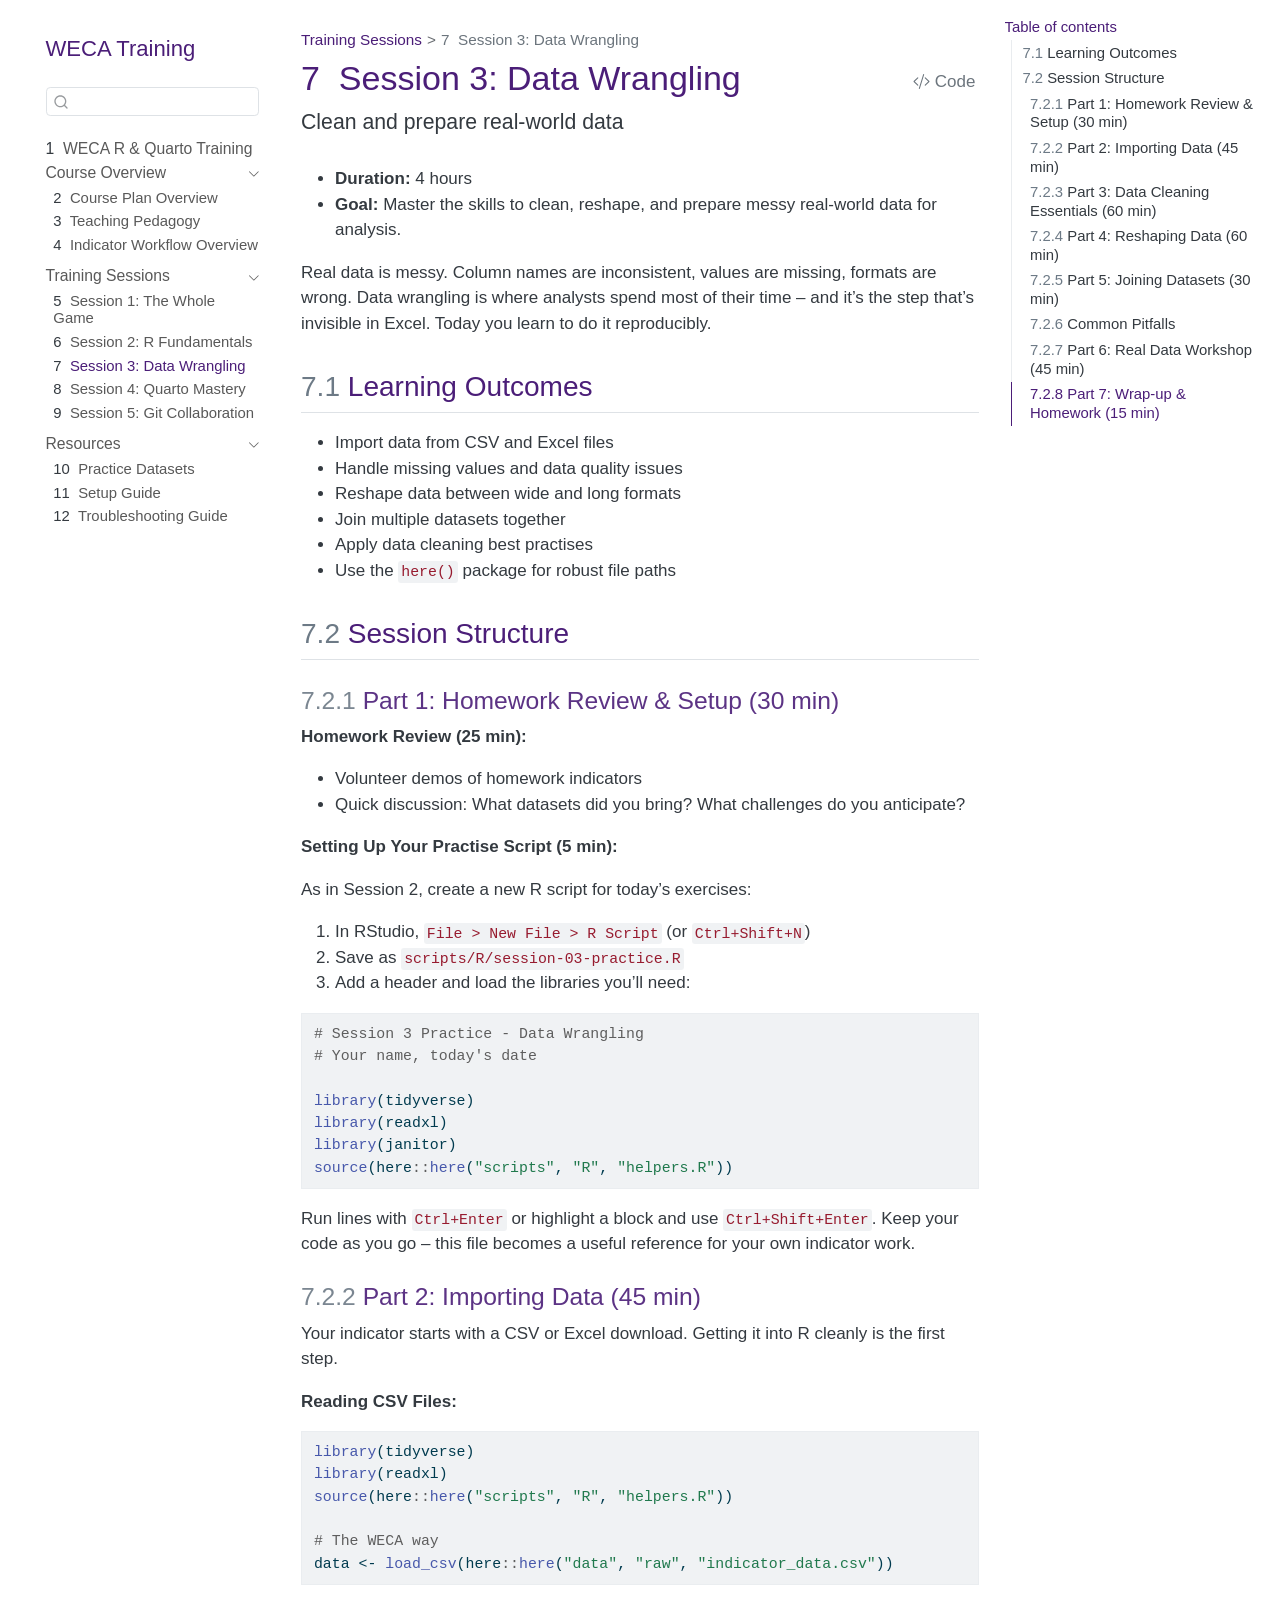
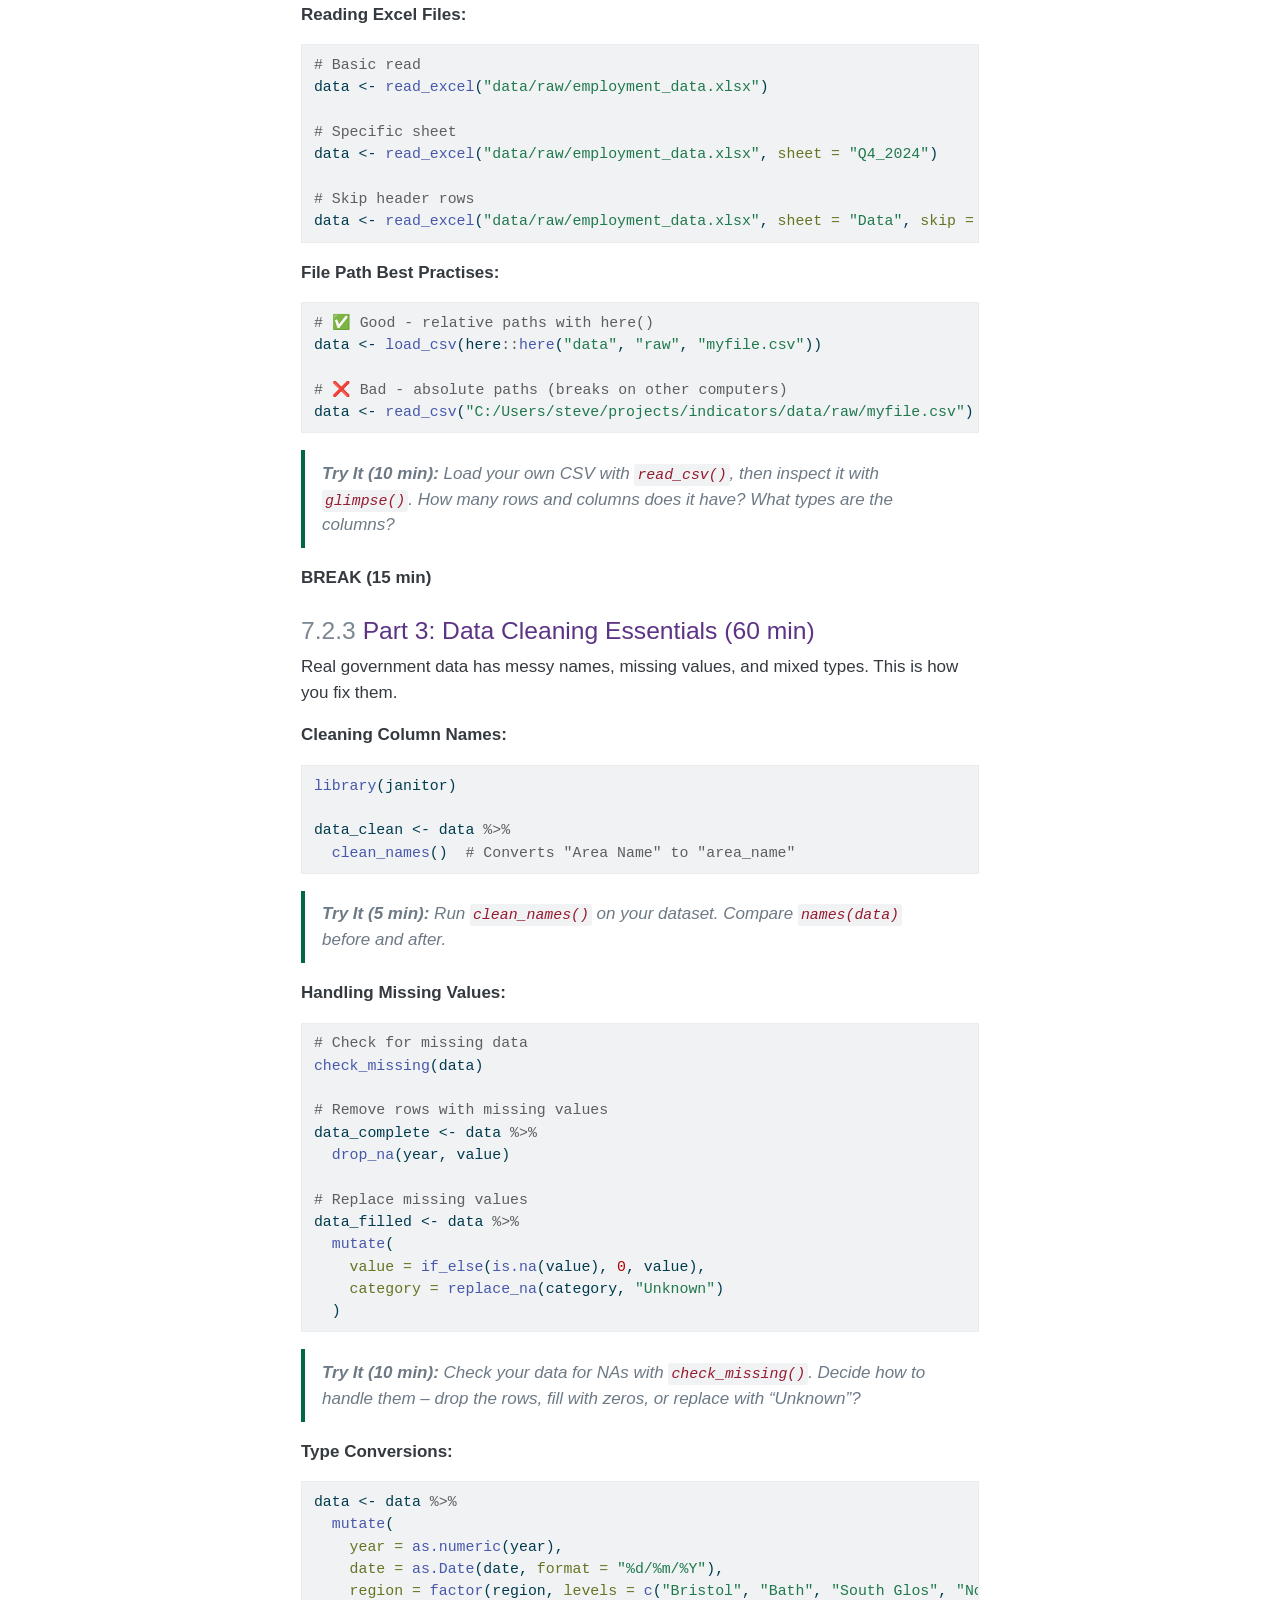
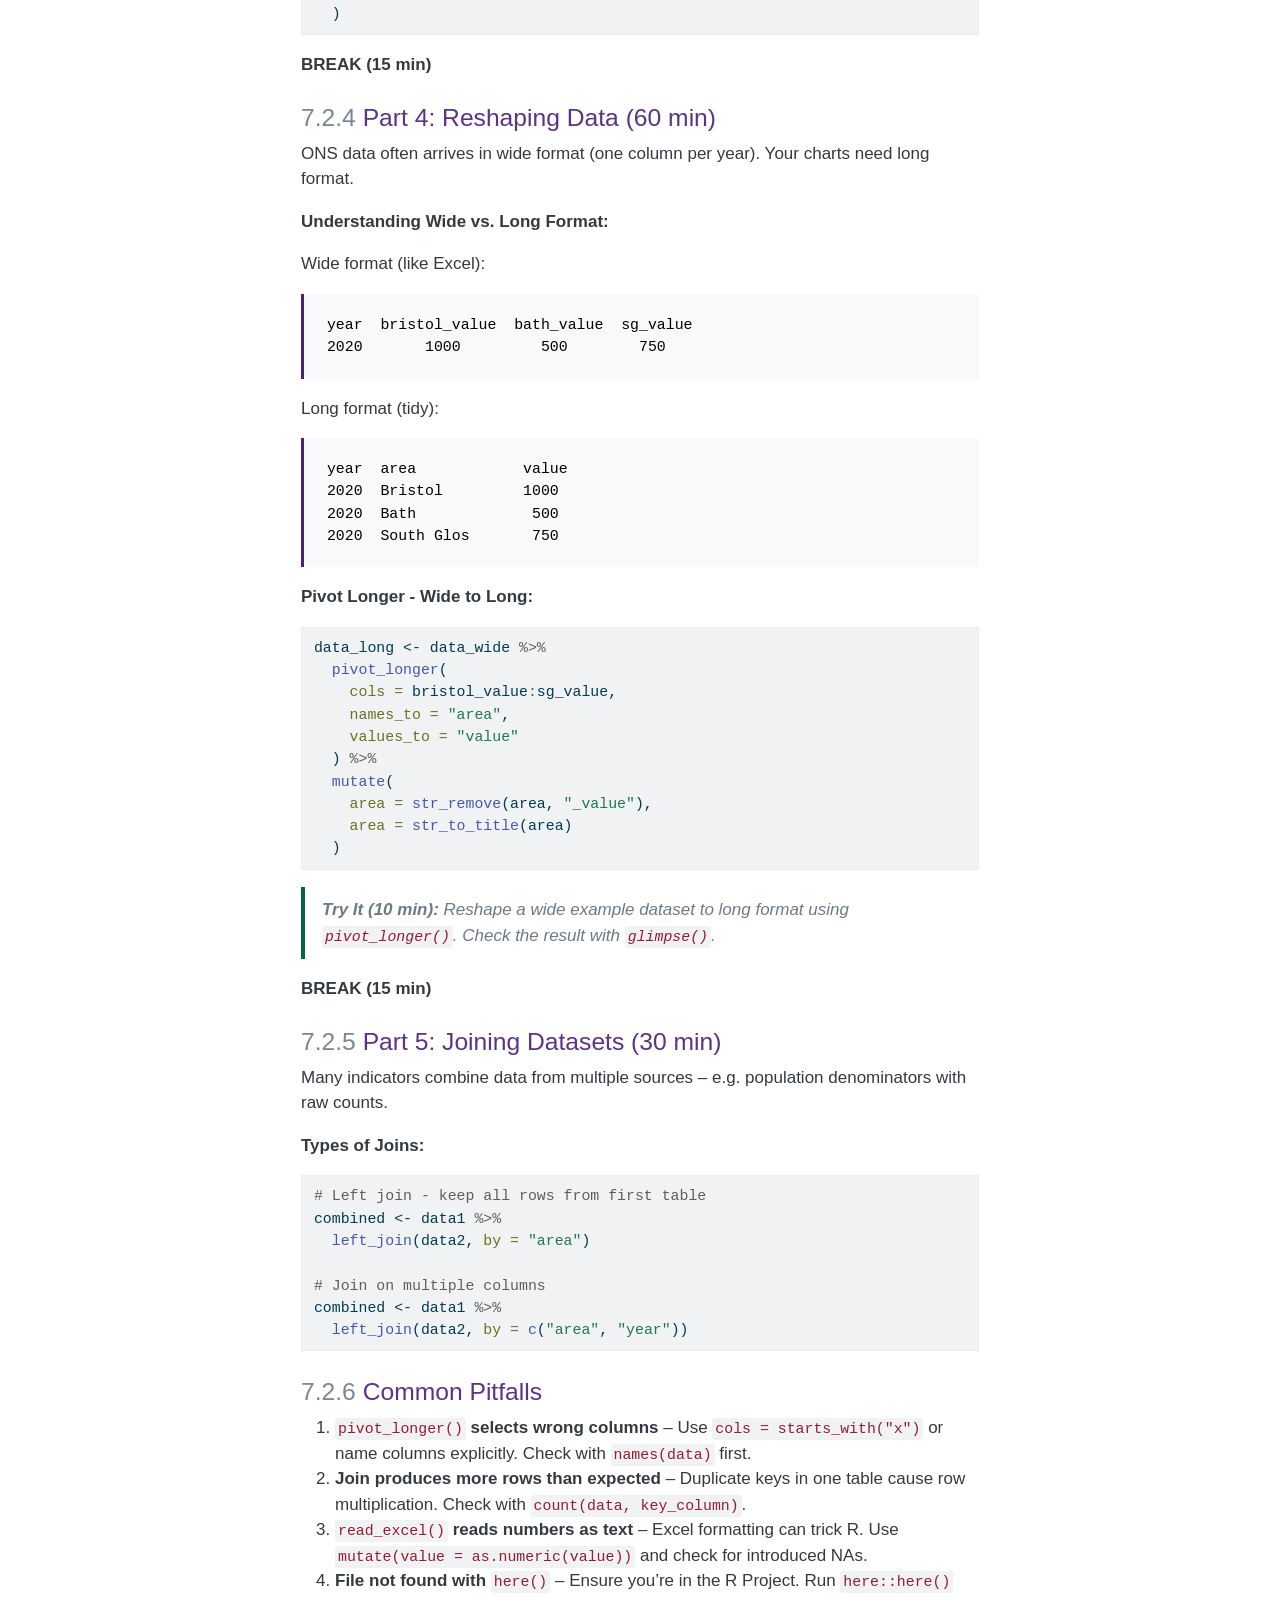
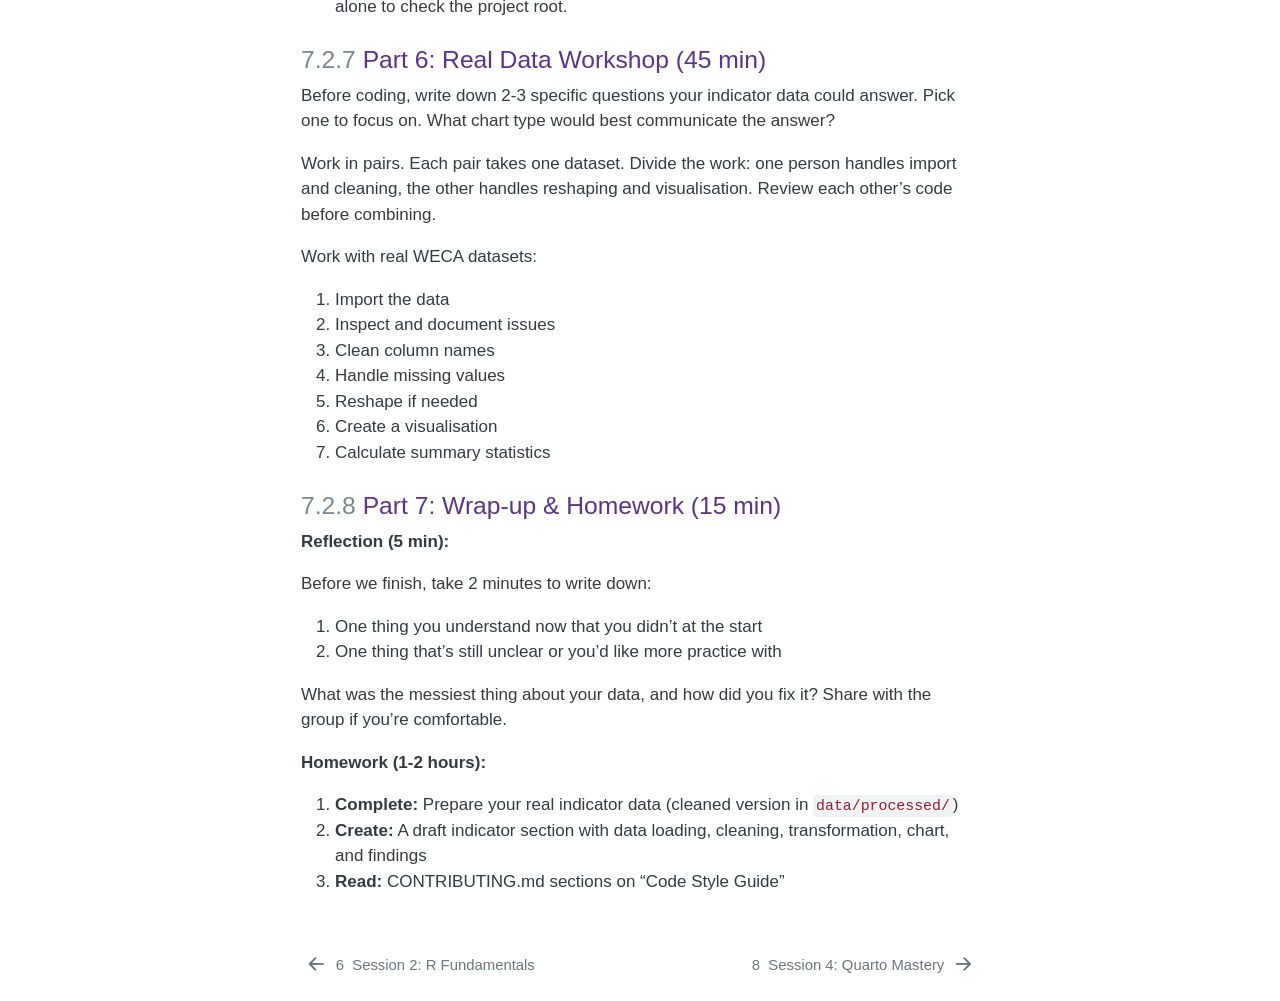
<file: _output/sessions/session-03.html>
<!DOCTYPE html>
<html xmlns="http://www.w3.org/1999/xhtml" lang="en" xml:lang="en"><head>

<meta charset="utf-8">
<meta name="generator" content="quarto-1.9.37">

<meta name="viewport" content="width=device-width, initial-scale=1.0, user-scalable=yes">


<title>7&nbsp; Session 3: Data Wrangling – WECA R &amp; Quarto Training</title>
<style>
/* Default styles provided by pandoc.
** See https://pandoc.org/MANUAL.html#variables-for-html for config info.
*/
code{white-space: pre-wrap;}
span.smallcaps{font-variant: small-caps;}
div.columns{display: flex; gap: min(4vw, 1.5em);}
div.column{flex: auto; overflow-x: auto;}
div.hanging-indent{margin-left: 1.5em; text-indent: -1.5em;}
ul.task-list{list-style: none;}
ul.task-list li input[type="checkbox"] {
  width: 0.8em;
  margin: 0 0.8em 0.2em -1em; /* quarto-specific, see https://github.com/quarto-dev/quarto-cli/issues/4556 */ 
  vertical-align: middle;
}
/* CSS for syntax highlighting */
html { -webkit-text-size-adjust: 100%; }
pre > code.sourceCode { white-space: pre; position: relative; }
pre > code.sourceCode > span { display: inline-block; line-height: 1.25; }
pre > code.sourceCode > span:empty { height: 1.2em; }
.sourceCode { overflow: visible; }
code.sourceCode > span { color: inherit; text-decoration: inherit; }
div.sourceCode { margin: 1em 0; }
pre.sourceCode { margin: 0; }
@media screen {
div.sourceCode { overflow: auto; }
}
@media print {
pre > code.sourceCode { white-space: pre-wrap; }
pre > code.sourceCode > span { text-indent: -5em; padding-left: 5em; }
}
pre.numberSource code
  { counter-reset: source-line 0; }
pre.numberSource code > span
  { position: relative; left: -4em; counter-increment: source-line; }
pre.numberSource code > span > a:first-child::before
  { content: counter(source-line);
    position: relative; left: -1em; text-align: right; vertical-align: baseline;
    border: none; display: inline-block;
    -webkit-touch-callout: none; -webkit-user-select: none;
    -khtml-user-select: none; -moz-user-select: none;
    -ms-user-select: none; user-select: none;
    padding: 0 4px; width: 4em;
  }
pre.numberSource { margin-left: 3em;  padding-left: 4px; }
div.sourceCode
  {   }
@media screen {
pre > code.sourceCode > span > a:first-child::before { text-decoration: underline; }
}
</style>


<script src="../site_libs/quarto-nav/quarto-nav.js"></script>
<script src="../site_libs/quarto-nav/headroom.min.js"></script>
<script src="../site_libs/clipboard/clipboard.min.js"></script>
<script src="../site_libs/quarto-search/autocomplete.umd.js"></script>
<script src="../site_libs/quarto-search/fuse.min.js"></script>
<script src="../site_libs/quarto-search/quarto-search.js"></script>
<meta name="quarto:offset" content="../">
<link href="../sessions/session-04.html" rel="next">
<link href="../sessions/session-02.html" rel="prev">
<script src="../site_libs/quarto-html/quarto.js" type="module"></script>
<script src="../site_libs/quarto-html/tabsets/tabsets.js" type="module"></script>
<script src="../site_libs/quarto-html/popper.min.js"></script>
<script src="../site_libs/quarto-html/tippy.umd.min.js"></script>
<script src="../site_libs/quarto-html/anchor.min.js"></script>
<link href="../site_libs/quarto-html/tippy.css" rel="stylesheet">
<link href="../site_libs/quarto-html/quarto-syntax-highlighting-7f8f88aac4f3542376d5c11b86a4c14d.css" rel="stylesheet" id="quarto-text-highlighting-styles">
<script src="../site_libs/bootstrap/bootstrap.min.js"></script>
<link href="../site_libs/bootstrap/bootstrap-icons.css" rel="stylesheet">
<link href="../site_libs/bootstrap/bootstrap-47ac4aec12e2dcd3e5eabaebee350354.min.css" rel="stylesheet" append-hash="true" id="quarto-bootstrap" data-mode="light">
<script id="quarto-search-options" type="application/json">{
  "location": "sidebar",
  "copy-button": false,
  "collapse-after": 3,
  "panel-placement": "start",
  "type": "textbox",
  "limit": 50,
  "keyboard-shortcut": [
    "f",
    "/",
    "s"
  ],
  "show-item-context": false,
  "language": {
    "search-no-results-text": "No results",
    "search-matching-documents-text": "matching documents",
    "search-copy-link-title": "Copy link to search",
    "search-hide-matches-text": "Hide additional matches",
    "search-more-match-text": "more match in this document",
    "search-more-matches-text": "more matches in this document",
    "search-clear-button-title": "Clear",
    "search-text-placeholder": "",
    "search-detached-cancel-button-title": "Cancel",
    "search-submit-button-title": "Submit",
    "search-label": "Search"
  }
}</script>


</head>

<body class="nav-sidebar floating quarto-light">

<div id="quarto-search-results"></div>
  <header id="quarto-header" class="headroom fixed-top">
  <nav class="quarto-secondary-nav">
    <div class="container-fluid d-flex">
      <button type="button" class="quarto-btn-toggle btn" data-bs-toggle="collapse" role="button" data-bs-target=".quarto-sidebar-collapse-item" aria-controls="quarto-sidebar" aria-expanded="false" aria-label="Toggle sidebar navigation" onclick="if (window.quartoToggleHeadroom) { window.quartoToggleHeadroom(); }">
        <i class="bi bi-layout-text-sidebar-reverse"></i>
      </button>
        <nav class="quarto-page-breadcrumbs" aria-label="breadcrumb"><ol class="breadcrumb"><li class="breadcrumb-item"><a href="../sessions/session-01.html">Training Sessions</a></li><li class="breadcrumb-item"><a href="../sessions/session-03.html"><span class="chapter-number">7</span>&nbsp; <span class="chapter-title">Session 3: Data Wrangling</span></a></li></ol></nav>
        <a class="flex-grow-1" role="navigation" data-bs-toggle="collapse" data-bs-target=".quarto-sidebar-collapse-item" aria-controls="quarto-sidebar" aria-expanded="false" aria-label="Toggle sidebar navigation" onclick="if (window.quartoToggleHeadroom) { window.quartoToggleHeadroom(); }">      
        </a>
      <button type="button" class="btn quarto-search-button" aria-label="Search" onclick="window.quartoOpenSearch();">
        <i class="bi bi-search"></i>
      </button>
    </div>
  </nav>
</header>
<!-- content -->
<div id="quarto-content" class="quarto-container page-columns page-rows-contents page-layout-full">
<!-- sidebar -->
  <nav id="quarto-sidebar" class="sidebar collapse collapse-horizontal quarto-sidebar-collapse-item sidebar-navigation floating overflow-auto">
    <div class="pt-lg-2 mt-2 text-left sidebar-header">
    <div class="sidebar-title mb-0 py-0">
      <a href="../">WECA Training</a> 
    </div>
      </div>
        <div class="mt-2 flex-shrink-0 align-items-center">
        <div class="sidebar-search">
        <div id="quarto-search" class="" title="Search"></div>
        </div>
        </div>
    <div class="sidebar-menu-container"> 
    <ul class="list-unstyled mt-1">
        <li class="sidebar-item">
  <div class="sidebar-item-container"> 
  <a href="../index.html" class="sidebar-item-text sidebar-link">
 <span class="menu-text"><span class="chapter-number">1</span>&nbsp; <span class="chapter-title">WECA R &amp; Quarto Training</span></span></a>
  </div>
</li>
        <li class="sidebar-item sidebar-item-section">
      <div class="sidebar-item-container"> 
            <a class="sidebar-item-text sidebar-link text-start" data-bs-toggle="collapse" data-bs-target="#quarto-sidebar-section-1" role="navigation" aria-expanded="true">
 <span class="menu-text">Course Overview</span></a>
          <a class="sidebar-item-toggle text-start" data-bs-toggle="collapse" data-bs-target="#quarto-sidebar-section-1" role="navigation" aria-expanded="true" aria-label="Toggle section">
            <i class="bi bi-chevron-right ms-2"></i>
          </a> 
      </div>
      <ul id="quarto-sidebar-section-1" class="collapse list-unstyled sidebar-section depth1 show">  
          <li class="sidebar-item">
  <div class="sidebar-item-container"> 
  <a href="../overview/course-plan.html" class="sidebar-item-text sidebar-link">
 <span class="menu-text"><span class="chapter-number">2</span>&nbsp; <span class="chapter-title">Course Plan Overview</span></span></a>
  </div>
</li>
          <li class="sidebar-item">
  <div class="sidebar-item-container"> 
  <a href="../overview/pedagogy.html" class="sidebar-item-text sidebar-link">
 <span class="menu-text"><span class="chapter-number">3</span>&nbsp; <span class="chapter-title">Teaching Pedagogy</span></span></a>
  </div>
</li>
          <li class="sidebar-item">
  <div class="sidebar-item-container"> 
  <a href="../overview/workflow.html" class="sidebar-item-text sidebar-link">
 <span class="menu-text"><span class="chapter-number">4</span>&nbsp; <span class="chapter-title">Indicator Workflow Overview</span></span></a>
  </div>
</li>
      </ul>
  </li>
        <li class="sidebar-item sidebar-item-section">
      <div class="sidebar-item-container"> 
            <a class="sidebar-item-text sidebar-link text-start" data-bs-toggle="collapse" data-bs-target="#quarto-sidebar-section-2" role="navigation" aria-expanded="true">
 <span class="menu-text">Training Sessions</span></a>
          <a class="sidebar-item-toggle text-start" data-bs-toggle="collapse" data-bs-target="#quarto-sidebar-section-2" role="navigation" aria-expanded="true" aria-label="Toggle section">
            <i class="bi bi-chevron-right ms-2"></i>
          </a> 
      </div>
      <ul id="quarto-sidebar-section-2" class="collapse list-unstyled sidebar-section depth1 show">  
          <li class="sidebar-item">
  <div class="sidebar-item-container"> 
  <a href="../sessions/session-01.html" class="sidebar-item-text sidebar-link">
 <span class="menu-text"><span class="chapter-number">5</span>&nbsp; <span class="chapter-title">Session 1: The Whole Game</span></span></a>
  </div>
</li>
          <li class="sidebar-item">
  <div class="sidebar-item-container"> 
  <a href="../sessions/session-02.html" class="sidebar-item-text sidebar-link">
 <span class="menu-text"><span class="chapter-number">6</span>&nbsp; <span class="chapter-title">Session 2: R Fundamentals</span></span></a>
  </div>
</li>
          <li class="sidebar-item">
  <div class="sidebar-item-container"> 
  <a href="../sessions/session-03.html" class="sidebar-item-text sidebar-link active">
 <span class="menu-text"><span class="chapter-number">7</span>&nbsp; <span class="chapter-title">Session 3: Data Wrangling</span></span></a>
  </div>
</li>
          <li class="sidebar-item">
  <div class="sidebar-item-container"> 
  <a href="../sessions/session-04.html" class="sidebar-item-text sidebar-link">
 <span class="menu-text"><span class="chapter-number">8</span>&nbsp; <span class="chapter-title">Session 4: Quarto Mastery</span></span></a>
  </div>
</li>
          <li class="sidebar-item">
  <div class="sidebar-item-container"> 
  <a href="../sessions/session-05.html" class="sidebar-item-text sidebar-link">
 <span class="menu-text"><span class="chapter-number">9</span>&nbsp; <span class="chapter-title">Session 5: Git Collaboration</span></span></a>
  </div>
</li>
      </ul>
  </li>
        <li class="sidebar-item sidebar-item-section">
      <div class="sidebar-item-container"> 
            <a class="sidebar-item-text sidebar-link text-start" data-bs-toggle="collapse" data-bs-target="#quarto-sidebar-section-3" role="navigation" aria-expanded="true">
 <span class="menu-text">Resources</span></a>
          <a class="sidebar-item-toggle text-start" data-bs-toggle="collapse" data-bs-target="#quarto-sidebar-section-3" role="navigation" aria-expanded="true" aria-label="Toggle section">
            <i class="bi bi-chevron-right ms-2"></i>
          </a> 
      </div>
      <ul id="quarto-sidebar-section-3" class="collapse list-unstyled sidebar-section depth1 show">  
          <li class="sidebar-item">
  <div class="sidebar-item-container"> 
  <a href="../resources/datasets.html" class="sidebar-item-text sidebar-link">
 <span class="menu-text"><span class="chapter-number">10</span>&nbsp; <span class="chapter-title">Practice Datasets</span></span></a>
  </div>
</li>
          <li class="sidebar-item">
  <div class="sidebar-item-container"> 
  <a href="../resources/setup-guide.html" class="sidebar-item-text sidebar-link">
 <span class="menu-text"><span class="chapter-number">11</span>&nbsp; <span class="chapter-title">Setup Guide</span></span></a>
  </div>
</li>
          <li class="sidebar-item">
  <div class="sidebar-item-container"> 
  <a href="../resources/troubleshooting.html" class="sidebar-item-text sidebar-link">
 <span class="menu-text"><span class="chapter-number">12</span>&nbsp; <span class="chapter-title">Troubleshooting Guide</span></span></a>
  </div>
</li>
      </ul>
  </li>
    </ul>
    </div>
</nav>
<div id="quarto-sidebar-glass" class="quarto-sidebar-collapse-item" data-bs-toggle="collapse" data-bs-target=".quarto-sidebar-collapse-item"></div>
<!-- margin-sidebar -->
    <div id="quarto-margin-sidebar" class="sidebar margin-sidebar">
        <nav id="TOC" role="doc-toc" class="toc-active">
    <h2 id="toc-title">Table of contents</h2>
   
  <ul>
  <li><a href="#learning-outcomes" id="toc-learning-outcomes" class="nav-link active" data-scroll-target="#learning-outcomes"><span class="header-section-number">7.1</span> Learning Outcomes</a></li>
  <li><a href="#session-structure" id="toc-session-structure" class="nav-link" data-scroll-target="#session-structure"><span class="header-section-number">7.2</span> Session Structure</a>
  <ul class="collapse">
  <li><a href="#part-1-homework-review-setup-30-min" id="toc-part-1-homework-review-setup-30-min" class="nav-link" data-scroll-target="#part-1-homework-review-setup-30-min"><span class="header-section-number">7.2.1</span> Part 1: Homework Review &amp; Setup (30 min)</a></li>
  <li><a href="#part-2-importing-data-45-min" id="toc-part-2-importing-data-45-min" class="nav-link" data-scroll-target="#part-2-importing-data-45-min"><span class="header-section-number">7.2.2</span> Part 2: Importing Data (45 min)</a></li>
  <li><a href="#part-3-data-cleaning-essentials-60-min" id="toc-part-3-data-cleaning-essentials-60-min" class="nav-link" data-scroll-target="#part-3-data-cleaning-essentials-60-min"><span class="header-section-number">7.2.3</span> Part 3: Data Cleaning Essentials (60 min)</a></li>
  <li><a href="#part-4-reshaping-data-60-min" id="toc-part-4-reshaping-data-60-min" class="nav-link" data-scroll-target="#part-4-reshaping-data-60-min"><span class="header-section-number">7.2.4</span> Part 4: Reshaping Data (60 min)</a></li>
  <li><a href="#part-5-joining-datasets-30-min" id="toc-part-5-joining-datasets-30-min" class="nav-link" data-scroll-target="#part-5-joining-datasets-30-min"><span class="header-section-number">7.2.5</span> Part 5: Joining Datasets (30 min)</a></li>
  <li><a href="#common-pitfalls" id="toc-common-pitfalls" class="nav-link" data-scroll-target="#common-pitfalls"><span class="header-section-number">7.2.6</span> Common Pitfalls</a></li>
  <li><a href="#part-6-real-data-workshop-45-min" id="toc-part-6-real-data-workshop-45-min" class="nav-link" data-scroll-target="#part-6-real-data-workshop-45-min"><span class="header-section-number">7.2.7</span> Part 6: Real Data Workshop (45 min)</a></li>
  <li><a href="#part-7-wrap-up-homework-15-min" id="toc-part-7-wrap-up-homework-15-min" class="nav-link" data-scroll-target="#part-7-wrap-up-homework-15-min"><span class="header-section-number">7.2.8</span> Part 7: Wrap-up &amp; Homework (15 min)</a></li>
  </ul></li>
  </ul>
</nav>
    </div>
<!-- main -->
<main class="content column-body" id="quarto-document-content">

<header id="title-block-header" class="quarto-title-block default"><nav class="quarto-page-breadcrumbs quarto-title-breadcrumbs d-none d-lg-block" aria-label="breadcrumb"><ol class="breadcrumb"><li class="breadcrumb-item"><a href="../sessions/session-01.html">Training Sessions</a></li><li class="breadcrumb-item"><a href="../sessions/session-03.html"><span class="chapter-number">7</span>&nbsp; <span class="chapter-title">Session 3: Data Wrangling</span></a></li></ol></nav>
<div class="quarto-title">
<div class="quarto-title-block"><div><h1 class="title"><span class="chapter-number">7</span>&nbsp; <span class="chapter-title">Session 3: Data Wrangling</span></h1><button type="button" class="btn code-tools-button" id="quarto-code-tools-source"><i class="bi"></i> Code</button></div></div>
<p class="subtitle lead">Clean and prepare real-world data</p>
</div>



<div class="quarto-title-meta column-body">

    
  
    
  </div>
  


</header>


<ul>
<li><strong>Duration:</strong> 4 hours</li>
<li><strong>Goal:</strong> Master the skills to clean, reshape, and prepare messy real-world data for analysis.</li>
</ul>
<p>Real data is messy. Column names are inconsistent, values are missing, formats are wrong. Data wrangling is where analysts spend most of their time – and it’s the step that’s invisible in Excel. Today you learn to do it reproducibly.</p>
<section id="learning-outcomes" class="level2" data-number="7.1">
<h2 data-number="7.1" class="anchored" data-anchor-id="learning-outcomes"><span class="header-section-number">7.1</span> Learning Outcomes</h2>
<ul>
<li>Import data from CSV and Excel files</li>
<li>Handle missing values and data quality issues</li>
<li>Reshape data between wide and long formats</li>
<li>Join multiple datasets together</li>
<li>Apply data cleaning best practises</li>
<li>Use the <code>here()</code> package for robust file paths</li>
</ul>
</section>
<section id="session-structure" class="level2" data-number="7.2">
<h2 data-number="7.2" class="anchored" data-anchor-id="session-structure"><span class="header-section-number">7.2</span> Session Structure</h2>
<section id="part-1-homework-review-setup-30-min" class="level3" data-number="7.2.1">
<h3 data-number="7.2.1" class="anchored" data-anchor-id="part-1-homework-review-setup-30-min"><span class="header-section-number">7.2.1</span> Part 1: Homework Review &amp; Setup (30 min)</h3>
<p><strong>Homework Review (25 min):</strong></p>
<ul>
<li>Volunteer demos of homework indicators</li>
<li>Quick discussion: What datasets did you bring? What challenges do you anticipate?</li>
</ul>
<p><strong>Setting Up Your Practise Script (5 min):</strong></p>
<p>As in Session 2, create a new R script for today’s exercises:</p>
<ol type="1">
<li>In RStudio, <code>File &gt; New File &gt; R Script</code> (or <code>Ctrl+Shift+N</code>)</li>
<li>Save as <code>scripts/R/session-03-practice.R</code></li>
<li>Add a header and load the libraries you’ll need:</li>
</ol>
<div class="code-copy-outer-scaffold"><div class="sourceCode" id="cb1"><pre class="sourceCode r code-with-copy"><code class="sourceCode r"><span id="cb1-1"><a href="#cb1-1" aria-hidden="true" tabindex="-1"></a><span class="co"># Session 3 Practice - Data Wrangling</span></span>
<span id="cb1-2"><a href="#cb1-2" aria-hidden="true" tabindex="-1"></a><span class="co"># Your name, today's date</span></span>
<span id="cb1-3"><a href="#cb1-3" aria-hidden="true" tabindex="-1"></a></span>
<span id="cb1-4"><a href="#cb1-4" aria-hidden="true" tabindex="-1"></a><span class="fu">library</span>(tidyverse)</span>
<span id="cb1-5"><a href="#cb1-5" aria-hidden="true" tabindex="-1"></a><span class="fu">library</span>(readxl)</span>
<span id="cb1-6"><a href="#cb1-6" aria-hidden="true" tabindex="-1"></a><span class="fu">library</span>(janitor)</span>
<span id="cb1-7"><a href="#cb1-7" aria-hidden="true" tabindex="-1"></a><span class="fu">source</span>(here<span class="sc">::</span><span class="fu">here</span>(<span class="st">"scripts"</span>, <span class="st">"R"</span>, <span class="st">"helpers.R"</span>))</span></code></pre></div><button title="Copy to Clipboard" class="code-copy-button"><i class="bi"></i></button></div>
<p>Run lines with <code>Ctrl+Enter</code> or highlight a block and use <code>Ctrl+Shift+Enter</code>. Keep your code as you go – this file becomes a useful reference for your own indicator work.</p>
</section>
<section id="part-2-importing-data-45-min" class="level3" data-number="7.2.2">
<h3 data-number="7.2.2" class="anchored" data-anchor-id="part-2-importing-data-45-min"><span class="header-section-number">7.2.2</span> Part 2: Importing Data (45 min)</h3>
<p>Your indicator starts with a CSV or Excel download. Getting it into R cleanly is the first step.</p>
<p><strong>Reading CSV Files:</strong></p>
<div class="code-copy-outer-scaffold"><div class="sourceCode" id="cb2"><pre class="sourceCode r code-with-copy"><code class="sourceCode r"><span id="cb2-1"><a href="#cb2-1" aria-hidden="true" tabindex="-1"></a><span class="fu">library</span>(tidyverse)</span>
<span id="cb2-2"><a href="#cb2-2" aria-hidden="true" tabindex="-1"></a><span class="fu">library</span>(readxl)</span>
<span id="cb2-3"><a href="#cb2-3" aria-hidden="true" tabindex="-1"></a><span class="fu">source</span>(here<span class="sc">::</span><span class="fu">here</span>(<span class="st">"scripts"</span>, <span class="st">"R"</span>, <span class="st">"helpers.R"</span>))</span>
<span id="cb2-4"><a href="#cb2-4" aria-hidden="true" tabindex="-1"></a></span>
<span id="cb2-5"><a href="#cb2-5" aria-hidden="true" tabindex="-1"></a><span class="co"># The WECA way</span></span>
<span id="cb2-6"><a href="#cb2-6" aria-hidden="true" tabindex="-1"></a>data <span class="ot">&lt;-</span> <span class="fu">load_csv</span>(here<span class="sc">::</span><span class="fu">here</span>(<span class="st">"data"</span>, <span class="st">"raw"</span>, <span class="st">"indicator_data.csv"</span>))</span></code></pre></div><button title="Copy to Clipboard" class="code-copy-button"><i class="bi"></i></button></div>
<p><strong>Reading Excel Files:</strong></p>
<div class="code-copy-outer-scaffold"><div class="sourceCode" id="cb3"><pre class="sourceCode r code-with-copy"><code class="sourceCode r"><span id="cb3-1"><a href="#cb3-1" aria-hidden="true" tabindex="-1"></a><span class="co"># Basic read</span></span>
<span id="cb3-2"><a href="#cb3-2" aria-hidden="true" tabindex="-1"></a>data <span class="ot">&lt;-</span> <span class="fu">read_excel</span>(<span class="st">"data/raw/employment_data.xlsx"</span>)</span>
<span id="cb3-3"><a href="#cb3-3" aria-hidden="true" tabindex="-1"></a></span>
<span id="cb3-4"><a href="#cb3-4" aria-hidden="true" tabindex="-1"></a><span class="co"># Specific sheet</span></span>
<span id="cb3-5"><a href="#cb3-5" aria-hidden="true" tabindex="-1"></a>data <span class="ot">&lt;-</span> <span class="fu">read_excel</span>(<span class="st">"data/raw/employment_data.xlsx"</span>, <span class="at">sheet =</span> <span class="st">"Q4_2024"</span>)</span>
<span id="cb3-6"><a href="#cb3-6" aria-hidden="true" tabindex="-1"></a></span>
<span id="cb3-7"><a href="#cb3-7" aria-hidden="true" tabindex="-1"></a><span class="co"># Skip header rows</span></span>
<span id="cb3-8"><a href="#cb3-8" aria-hidden="true" tabindex="-1"></a>data <span class="ot">&lt;-</span> <span class="fu">read_excel</span>(<span class="st">"data/raw/employment_data.xlsx"</span>, <span class="at">sheet =</span> <span class="st">"Data"</span>, <span class="at">skip =</span> <span class="dv">5</span>)</span></code></pre></div><button title="Copy to Clipboard" class="code-copy-button"><i class="bi"></i></button></div>
<p><strong>File Path Best Practises:</strong></p>
<div class="code-copy-outer-scaffold"><div class="sourceCode" id="cb4"><pre class="sourceCode r code-with-copy"><code class="sourceCode r"><span id="cb4-1"><a href="#cb4-1" aria-hidden="true" tabindex="-1"></a><span class="co"># ✅ Good - relative paths with here()</span></span>
<span id="cb4-2"><a href="#cb4-2" aria-hidden="true" tabindex="-1"></a>data <span class="ot">&lt;-</span> <span class="fu">load_csv</span>(here<span class="sc">::</span><span class="fu">here</span>(<span class="st">"data"</span>, <span class="st">"raw"</span>, <span class="st">"myfile.csv"</span>))</span>
<span id="cb4-3"><a href="#cb4-3" aria-hidden="true" tabindex="-1"></a></span>
<span id="cb4-4"><a href="#cb4-4" aria-hidden="true" tabindex="-1"></a><span class="co"># ❌ Bad - absolute paths (breaks on other computers)</span></span>
<span id="cb4-5"><a href="#cb4-5" aria-hidden="true" tabindex="-1"></a>data <span class="ot">&lt;-</span> <span class="fu">read_csv</span>(<span class="st">"C:/Users/steve/projects/indicators/data/raw/myfile.csv"</span>)</span></code></pre></div><button title="Copy to Clipboard" class="code-copy-button"><i class="bi"></i></button></div>
<blockquote class="blockquote">
<p><strong>Try It (10 min):</strong> Load your own CSV with <code>read_csv()</code>, then inspect it with <code>glimpse()</code>. How many rows and columns does it have? What types are the columns?</p>
</blockquote>
<p><strong>BREAK (15 min)</strong></p>
</section>
<section id="part-3-data-cleaning-essentials-60-min" class="level3" data-number="7.2.3">
<h3 data-number="7.2.3" class="anchored" data-anchor-id="part-3-data-cleaning-essentials-60-min"><span class="header-section-number">7.2.3</span> Part 3: Data Cleaning Essentials (60 min)</h3>
<p>Real government data has messy names, missing values, and mixed types. This is how you fix them.</p>
<p><strong>Cleaning Column Names:</strong></p>
<div class="code-copy-outer-scaffold"><div class="sourceCode" id="cb5"><pre class="sourceCode r code-with-copy"><code class="sourceCode r"><span id="cb5-1"><a href="#cb5-1" aria-hidden="true" tabindex="-1"></a><span class="fu">library</span>(janitor)</span>
<span id="cb5-2"><a href="#cb5-2" aria-hidden="true" tabindex="-1"></a></span>
<span id="cb5-3"><a href="#cb5-3" aria-hidden="true" tabindex="-1"></a>data_clean <span class="ot">&lt;-</span> data <span class="sc">%&gt;%</span></span>
<span id="cb5-4"><a href="#cb5-4" aria-hidden="true" tabindex="-1"></a>  <span class="fu">clean_names</span>()  <span class="co"># Converts "Area Name" to "area_name"</span></span></code></pre></div><button title="Copy to Clipboard" class="code-copy-button"><i class="bi"></i></button></div>
<blockquote class="blockquote">
<p><strong>Try It (5 min):</strong> Run <code>clean_names()</code> on your dataset. Compare <code>names(data)</code> before and after.</p>
</blockquote>
<p><strong>Handling Missing Values:</strong></p>
<div class="code-copy-outer-scaffold"><div class="sourceCode" id="cb6"><pre class="sourceCode r code-with-copy"><code class="sourceCode r"><span id="cb6-1"><a href="#cb6-1" aria-hidden="true" tabindex="-1"></a><span class="co"># Check for missing data</span></span>
<span id="cb6-2"><a href="#cb6-2" aria-hidden="true" tabindex="-1"></a><span class="fu">check_missing</span>(data)</span>
<span id="cb6-3"><a href="#cb6-3" aria-hidden="true" tabindex="-1"></a></span>
<span id="cb6-4"><a href="#cb6-4" aria-hidden="true" tabindex="-1"></a><span class="co"># Remove rows with missing values</span></span>
<span id="cb6-5"><a href="#cb6-5" aria-hidden="true" tabindex="-1"></a>data_complete <span class="ot">&lt;-</span> data <span class="sc">%&gt;%</span></span>
<span id="cb6-6"><a href="#cb6-6" aria-hidden="true" tabindex="-1"></a>  <span class="fu">drop_na</span>(year, value)</span>
<span id="cb6-7"><a href="#cb6-7" aria-hidden="true" tabindex="-1"></a></span>
<span id="cb6-8"><a href="#cb6-8" aria-hidden="true" tabindex="-1"></a><span class="co"># Replace missing values</span></span>
<span id="cb6-9"><a href="#cb6-9" aria-hidden="true" tabindex="-1"></a>data_filled <span class="ot">&lt;-</span> data <span class="sc">%&gt;%</span></span>
<span id="cb6-10"><a href="#cb6-10" aria-hidden="true" tabindex="-1"></a>  <span class="fu">mutate</span>(</span>
<span id="cb6-11"><a href="#cb6-11" aria-hidden="true" tabindex="-1"></a>    <span class="at">value =</span> <span class="fu">if_else</span>(<span class="fu">is.na</span>(value), <span class="dv">0</span>, value),</span>
<span id="cb6-12"><a href="#cb6-12" aria-hidden="true" tabindex="-1"></a>    <span class="at">category =</span> <span class="fu">replace_na</span>(category, <span class="st">"Unknown"</span>)</span>
<span id="cb6-13"><a href="#cb6-13" aria-hidden="true" tabindex="-1"></a>  )</span></code></pre></div><button title="Copy to Clipboard" class="code-copy-button"><i class="bi"></i></button></div>
<blockquote class="blockquote">
<p><strong>Try It (10 min):</strong> Check your data for NAs with <code>check_missing()</code>. Decide how to handle them – drop the rows, fill with zeros, or replace with “Unknown”?</p>
</blockquote>
<p><strong>Type Conversions:</strong></p>
<div class="code-copy-outer-scaffold"><div class="sourceCode" id="cb7"><pre class="sourceCode r code-with-copy"><code class="sourceCode r"><span id="cb7-1"><a href="#cb7-1" aria-hidden="true" tabindex="-1"></a>data <span class="ot">&lt;-</span> data <span class="sc">%&gt;%</span></span>
<span id="cb7-2"><a href="#cb7-2" aria-hidden="true" tabindex="-1"></a>  <span class="fu">mutate</span>(</span>
<span id="cb7-3"><a href="#cb7-3" aria-hidden="true" tabindex="-1"></a>    <span class="at">year =</span> <span class="fu">as.numeric</span>(year),</span>
<span id="cb7-4"><a href="#cb7-4" aria-hidden="true" tabindex="-1"></a>    <span class="at">date =</span> <span class="fu">as.Date</span>(date, <span class="at">format =</span> <span class="st">"%d/%m/%Y"</span>),</span>
<span id="cb7-5"><a href="#cb7-5" aria-hidden="true" tabindex="-1"></a>    <span class="at">region =</span> <span class="fu">factor</span>(region, <span class="at">levels =</span> <span class="fu">c</span>(<span class="st">"Bristol"</span>, <span class="st">"Bath"</span>, <span class="st">"South Glos"</span>, <span class="st">"North Somerset"</span>))</span>
<span id="cb7-6"><a href="#cb7-6" aria-hidden="true" tabindex="-1"></a>  )</span></code></pre></div><button title="Copy to Clipboard" class="code-copy-button"><i class="bi"></i></button></div>
<p><strong>BREAK (15 min)</strong></p>
</section>
<section id="part-4-reshaping-data-60-min" class="level3" data-number="7.2.4">
<h3 data-number="7.2.4" class="anchored" data-anchor-id="part-4-reshaping-data-60-min"><span class="header-section-number">7.2.4</span> Part 4: Reshaping Data (60 min)</h3>
<p>ONS data often arrives in wide format (one column per year). Your charts need long format.</p>
<p><strong>Understanding Wide vs.&nbsp;Long Format:</strong></p>
<p>Wide format (like Excel):</p>
<pre><code>year  bristol_value  bath_value  sg_value
2020       1000         500        750</code></pre>
<p>Long format (tidy):</p>
<pre><code>year  area            value
2020  Bristol         1000
2020  Bath             500
2020  South Glos       750</code></pre>
<p><strong>Pivot Longer - Wide to Long:</strong></p>
<div class="code-copy-outer-scaffold"><div class="sourceCode" id="cb10"><pre class="sourceCode r code-with-copy"><code class="sourceCode r"><span id="cb10-1"><a href="#cb10-1" aria-hidden="true" tabindex="-1"></a>data_long <span class="ot">&lt;-</span> data_wide <span class="sc">%&gt;%</span></span>
<span id="cb10-2"><a href="#cb10-2" aria-hidden="true" tabindex="-1"></a>  <span class="fu">pivot_longer</span>(</span>
<span id="cb10-3"><a href="#cb10-3" aria-hidden="true" tabindex="-1"></a>    <span class="at">cols =</span> bristol_value<span class="sc">:</span>sg_value,</span>
<span id="cb10-4"><a href="#cb10-4" aria-hidden="true" tabindex="-1"></a>    <span class="at">names_to =</span> <span class="st">"area"</span>,</span>
<span id="cb10-5"><a href="#cb10-5" aria-hidden="true" tabindex="-1"></a>    <span class="at">values_to =</span> <span class="st">"value"</span></span>
<span id="cb10-6"><a href="#cb10-6" aria-hidden="true" tabindex="-1"></a>  ) <span class="sc">%&gt;%</span></span>
<span id="cb10-7"><a href="#cb10-7" aria-hidden="true" tabindex="-1"></a>  <span class="fu">mutate</span>(</span>
<span id="cb10-8"><a href="#cb10-8" aria-hidden="true" tabindex="-1"></a>    <span class="at">area =</span> <span class="fu">str_remove</span>(area, <span class="st">"_value"</span>),</span>
<span id="cb10-9"><a href="#cb10-9" aria-hidden="true" tabindex="-1"></a>    <span class="at">area =</span> <span class="fu">str_to_title</span>(area)</span>
<span id="cb10-10"><a href="#cb10-10" aria-hidden="true" tabindex="-1"></a>  )</span></code></pre></div><button title="Copy to Clipboard" class="code-copy-button"><i class="bi"></i></button></div>
<blockquote class="blockquote">
<p><strong>Try It (10 min):</strong> Reshape a wide example dataset to long format using <code>pivot_longer()</code>. Check the result with <code>glimpse()</code>.</p>
</blockquote>
<p><strong>BREAK (15 min)</strong></p>
</section>
<section id="part-5-joining-datasets-30-min" class="level3" data-number="7.2.5">
<h3 data-number="7.2.5" class="anchored" data-anchor-id="part-5-joining-datasets-30-min"><span class="header-section-number">7.2.5</span> Part 5: Joining Datasets (30 min)</h3>
<p>Many indicators combine data from multiple sources – e.g.&nbsp;population denominators with raw counts.</p>
<p><strong>Types of Joins:</strong></p>
<div class="code-copy-outer-scaffold"><div class="sourceCode" id="cb11"><pre class="sourceCode r code-with-copy"><code class="sourceCode r"><span id="cb11-1"><a href="#cb11-1" aria-hidden="true" tabindex="-1"></a><span class="co"># Left join - keep all rows from first table</span></span>
<span id="cb11-2"><a href="#cb11-2" aria-hidden="true" tabindex="-1"></a>combined <span class="ot">&lt;-</span> data1 <span class="sc">%&gt;%</span></span>
<span id="cb11-3"><a href="#cb11-3" aria-hidden="true" tabindex="-1"></a>  <span class="fu">left_join</span>(data2, <span class="at">by =</span> <span class="st">"area"</span>)</span>
<span id="cb11-4"><a href="#cb11-4" aria-hidden="true" tabindex="-1"></a></span>
<span id="cb11-5"><a href="#cb11-5" aria-hidden="true" tabindex="-1"></a><span class="co"># Join on multiple columns</span></span>
<span id="cb11-6"><a href="#cb11-6" aria-hidden="true" tabindex="-1"></a>combined <span class="ot">&lt;-</span> data1 <span class="sc">%&gt;%</span></span>
<span id="cb11-7"><a href="#cb11-7" aria-hidden="true" tabindex="-1"></a>  <span class="fu">left_join</span>(data2, <span class="at">by =</span> <span class="fu">c</span>(<span class="st">"area"</span>, <span class="st">"year"</span>))</span></code></pre></div><button title="Copy to Clipboard" class="code-copy-button"><i class="bi"></i></button></div>
</section>
<section id="common-pitfalls" class="level3" data-number="7.2.6">
<h3 data-number="7.2.6" class="anchored" data-anchor-id="common-pitfalls"><span class="header-section-number">7.2.6</span> Common Pitfalls</h3>
<ol type="1">
<li><strong><code>pivot_longer()</code> selects wrong columns</strong> – Use <code>cols = starts_with("x")</code> or name columns explicitly. Check with <code>names(data)</code> first.</li>
<li><strong>Join produces more rows than expected</strong> – Duplicate keys in one table cause row multiplication. Check with <code>count(data, key_column)</code>.</li>
<li><strong><code>read_excel()</code> reads numbers as text</strong> – Excel formatting can trick R. Use <code>mutate(value = as.numeric(value))</code> and check for introduced NAs.</li>
<li><strong>File not found with <code>here()</code></strong> – Ensure you’re in the R Project. Run <code>here::here()</code> alone to check the project root.</li>
</ol>
</section>
<section id="part-6-real-data-workshop-45-min" class="level3" data-number="7.2.7">
<h3 data-number="7.2.7" class="anchored" data-anchor-id="part-6-real-data-workshop-45-min"><span class="header-section-number">7.2.7</span> Part 6: Real Data Workshop (45 min)</h3>
<p>Before coding, write down 2-3 specific questions your indicator data could answer. Pick one to focus on. What chart type would best communicate the answer?</p>
<p>Work in pairs. Each pair takes one dataset. Divide the work: one person handles import and cleaning, the other handles reshaping and visualisation. Review each other’s code before combining.</p>
<p>Work with real WECA datasets:</p>
<ol type="1">
<li>Import the data</li>
<li>Inspect and document issues</li>
<li>Clean column names</li>
<li>Handle missing values</li>
<li>Reshape if needed</li>
<li>Create a visualisation</li>
<li>Calculate summary statistics</li>
</ol>
</section>
<section id="part-7-wrap-up-homework-15-min" class="level3" data-number="7.2.8">
<h3 data-number="7.2.8" class="anchored" data-anchor-id="part-7-wrap-up-homework-15-min"><span class="header-section-number">7.2.8</span> Part 7: Wrap-up &amp; Homework (15 min)</h3>
<p><strong>Reflection (5 min):</strong></p>
<p>Before we finish, take 2 minutes to write down:</p>
<ol type="1">
<li>One thing you understand now that you didn’t at the start</li>
<li>One thing that’s still unclear or you’d like more practice with</li>
</ol>
<p>What was the messiest thing about your data, and how did you fix it? Share with the group if you’re comfortable.</p>
<p><strong>Homework (1-2 hours):</strong></p>
<ol type="1">
<li><strong>Complete:</strong> Prepare your real indicator data (cleaned version in <code>data/processed/</code>)</li>
<li><strong>Create:</strong> A draft indicator section with data loading, cleaning, transformation, chart, and findings</li>
<li><strong>Read:</strong> CONTRIBUTING.md sections on “Code Style Guide”</li>
</ol>


<!-- -->

</section>
</section>

</main> <!-- /main -->
<script id="quarto-html-after-body" type="application/javascript">
  window.document.addEventListener("DOMContentLoaded", function (event) {
    const icon = "";
    const anchorJS = new window.AnchorJS();
    anchorJS.options = {
      placement: 'right',
      icon: icon
    };
    anchorJS.add('.anchored');
    const isCodeAnnotation = (el) => {
      for (const clz of el.classList) {
        if (clz.startsWith('code-annotation-')) {                     
          return true;
        }
      }
      return false;
    }
    const onCopySuccess = function(e) {
      // button target
      const button = e.trigger;
      // don't keep focus
      button.blur();
      // flash "checked"
      button.classList.add('code-copy-button-checked');
      var currentTitle = button.getAttribute("title");
      button.setAttribute("title", "Copied!");
      let tooltip;
      if (window.bootstrap) {
        button.setAttribute("data-bs-toggle", "tooltip");
        button.setAttribute("data-bs-placement", "left");
        button.setAttribute("data-bs-title", "Copied!");
        tooltip = new bootstrap.Tooltip(button, 
          { trigger: "manual", 
            customClass: "code-copy-button-tooltip",
            offset: [0, -8]});
        tooltip.show();    
      }
      setTimeout(function() {
        if (tooltip) {
          tooltip.hide();
          button.removeAttribute("data-bs-title");
          button.removeAttribute("data-bs-toggle");
          button.removeAttribute("data-bs-placement");
        }
        button.setAttribute("title", currentTitle);
        button.classList.remove('code-copy-button-checked');
      }, 1000);
      // clear code selection
      e.clearSelection();
    }
    const getTextToCopy = function(trigger) {
      const outerScaffold = trigger.parentElement.cloneNode(true);
      const codeEl = outerScaffold.querySelector('code');
      for (const childEl of codeEl.children) {
        if (isCodeAnnotation(childEl)) {
          childEl.remove();
        }
      }
      return codeEl.innerText;
    }
    const clipboard = new window.ClipboardJS('.code-copy-button:not([data-in-quarto-modal])', {
      text: getTextToCopy
    });
    clipboard.on('success', onCopySuccess);
    if (window.document.getElementById('quarto-embedded-source-code-modal')) {
      const clipboardModal = new window.ClipboardJS('.code-copy-button[data-in-quarto-modal]', {
        text: getTextToCopy,
        container: window.document.getElementById('quarto-embedded-source-code-modal')
      });
      clipboardModal.on('success', onCopySuccess);
    }
    const viewSource = window.document.getElementById('quarto-view-source') ||
                       window.document.getElementById('quarto-code-tools-source');
    if (viewSource) {
      const sourceUrl = viewSource.getAttribute("data-quarto-source-url");
      viewSource.addEventListener("click", function(e) {
        if (sourceUrl) {
          // rstudio viewer pane
          if (/\bcapabilities=\b/.test(window.location)) {
            window.open(sourceUrl);
          } else {
            window.location.href = sourceUrl;
          }
        } else {
          const modal = new bootstrap.Modal(document.getElementById('quarto-embedded-source-code-modal'));
          modal.show();
        }
        return false;
      });
    }
    function toggleCodeHandler(show) {
      return function(e) {
        const detailsSrc = window.document.querySelectorAll(".cell > details > .sourceCode");
        for (let i=0; i<detailsSrc.length; i++) {
          const details = detailsSrc[i].parentElement;
          if (show) {
            details.open = true;
          } else {
            details.removeAttribute("open");
          }
        }
        const cellCodeDivs = window.document.querySelectorAll(".cell > .sourceCode");
        const fromCls = show ? "hidden" : "unhidden";
        const toCls = show ? "unhidden" : "hidden";
        for (let i=0; i<cellCodeDivs.length; i++) {
          const codeDiv = cellCodeDivs[i];
          if (codeDiv.classList.contains(fromCls)) {
            codeDiv.classList.remove(fromCls);
            codeDiv.classList.add(toCls);
          } 
        }
        return false;
      }
    }
    const hideAllCode = window.document.getElementById("quarto-hide-all-code");
    if (hideAllCode) {
      hideAllCode.addEventListener("click", toggleCodeHandler(false));
    }
    const showAllCode = window.document.getElementById("quarto-show-all-code");
    if (showAllCode) {
      showAllCode.addEventListener("click", toggleCodeHandler(true));
    }
      var localhostRegex = new RegExp(/^(?:http|https):\/\/localhost\:?[0-9]*\//);
      var mailtoRegex = new RegExp(/^mailto:/);
        var filterRegex = new RegExp('/' + window.location.host + '/');
      var isInternal = (href) => {
          return filterRegex.test(href) || localhostRegex.test(href) || mailtoRegex.test(href);
      }
      // Inspect non-navigation links and adorn them if external
     var links = window.document.querySelectorAll('a[href]:not(.nav-link):not(.navbar-brand):not(.toc-action):not(.sidebar-link):not(.sidebar-item-toggle):not(.pagination-link):not(.no-external):not([aria-hidden]):not(.dropdown-item):not(.quarto-navigation-tool):not(.about-link)');
      for (var i=0; i<links.length; i++) {
        const link = links[i];
        if (!isInternal(link.href)) {
          // undo the damage that might have been done by quarto-nav.js in the case of
          // links that we want to consider external
          if (link.dataset.originalHref !== undefined) {
            link.href = link.dataset.originalHref;
          }
            // target, if specified
            link.setAttribute("target", "_blank");
            if (link.getAttribute("rel") === null) {
              link.setAttribute("rel", "noopener");
            }
        }
      }
    function tippyHover(el, contentFn, onTriggerFn, onUntriggerFn) {
      const config = {
        allowHTML: true,
        maxWidth: 500,
        delay: 100,
        arrow: false,
        appendTo: function(el) {
            return el.parentElement;
        },
        interactive: true,
        interactiveBorder: 10,
        theme: 'quarto',
        placement: 'bottom-start',
      };
      if (contentFn) {
        config.content = contentFn;
      }
      if (onTriggerFn) {
        config.onTrigger = onTriggerFn;
      }
      if (onUntriggerFn) {
        config.onUntrigger = onUntriggerFn;
      }
      window.tippy(el, config); 
    }
    const noterefs = window.document.querySelectorAll('a[role="doc-noteref"]');
    for (var i=0; i<noterefs.length; i++) {
      const ref = noterefs[i];
      tippyHover(ref, function() {
        // use id or data attribute instead here
        let href = ref.getAttribute('data-footnote-href') || ref.getAttribute('href');
        try { href = new URL(href).hash; } catch {}
        const id = href.replace(/^#\/?/, "");
        const note = window.document.getElementById(id);
        if (note) {
          return note.innerHTML;
        } else {
          return "";
        }
      });
    }
    const xrefs = window.document.querySelectorAll('a.quarto-xref');
    const processXRef = (id, note) => {
      // Strip column container classes
      const stripColumnClz = (el) => {
        el.classList.remove("page-full", "page-columns");
        if (el.children) {
          for (const child of el.children) {
            stripColumnClz(child);
          }
        }
      }
      stripColumnClz(note)
      if (id === null || id.startsWith('sec-')) {
        // Special case sections, only their first couple elements
        const container = document.createElement("div");
        if (note.children && note.children.length > 2) {
          container.appendChild(note.children[0].cloneNode(true));
          for (let i = 1; i < note.children.length; i++) {
            const child = note.children[i];
            if (child.tagName === "P" && child.innerText === "") {
              continue;
            } else {
              container.appendChild(child.cloneNode(true));
              break;
            }
          }
          if (window.Quarto?.typesetMath) {
            window.Quarto.typesetMath(container);
          }
          return container.innerHTML
        } else {
          if (window.Quarto?.typesetMath) {
            window.Quarto.typesetMath(note);
          }
          return note.innerHTML;
        }
      } else {
        // Remove any anchor links if they are present
        const anchorLink = note.querySelector('a.anchorjs-link');
        if (anchorLink) {
          anchorLink.remove();
        }
        if (window.Quarto?.typesetMath) {
          window.Quarto.typesetMath(note);
        }
        if (note.classList.contains("callout")) {
          return note.outerHTML;
        } else {
          return note.innerHTML;
        }
      }
    }
    for (var i=0; i<xrefs.length; i++) {
      const xref = xrefs[i];
      tippyHover(xref, undefined, function(instance) {
        instance.disable();
        let url = xref.getAttribute('href');
        let hash = undefined; 
        if (url.startsWith('#')) {
          hash = url;
        } else {
          try { hash = new URL(url).hash; } catch {}
        }
        if (hash) {
          const id = hash.replace(/^#\/?/, "");
          const note = window.document.getElementById(id);
          if (note !== null) {
            try {
              const html = processXRef(id, note.cloneNode(true));
              instance.setContent(html);
            } finally {
              instance.enable();
              instance.show();
            }
          } else {
            // See if we can fetch this
            fetch(url.split('#')[0])
            .then(res => res.text())
            .then(html => {
              const parser = new DOMParser();
              const htmlDoc = parser.parseFromString(html, "text/html");
              const note = htmlDoc.getElementById(id);
              if (note !== null) {
                const html = processXRef(id, note);
                instance.setContent(html);
              } 
            }).finally(() => {
              instance.enable();
              instance.show();
            });
          }
        } else {
          // See if we can fetch a full url (with no hash to target)
          // This is a special case and we should probably do some content thinning / targeting
          fetch(url)
          .then(res => res.text())
          .then(html => {
            const parser = new DOMParser();
            const htmlDoc = parser.parseFromString(html, "text/html");
            const note = htmlDoc.querySelector('main.content');
            if (note !== null) {
              // This should only happen for chapter cross references
              // (since there is no id in the URL)
              // remove the first header
              if (note.children.length > 0 && note.children[0].tagName === "HEADER") {
                note.children[0].remove();
              }
              const html = processXRef(null, note);
              instance.setContent(html);
            } 
          }).finally(() => {
            instance.enable();
            instance.show();
          });
        }
      }, function(instance) {
      });
    }
        let selectedAnnoteEl;
        const selectorForAnnotation = ( cell, annotation) => {
          let cellAttr = 'data-code-cell="' + cell + '"';
          let lineAttr = 'data-code-annotation="' +  annotation + '"';
          const selector = 'span[' + cellAttr + '][' + lineAttr + ']';
          return selector;
        }
        const selectCodeLines = (annoteEl) => {
          const doc = window.document;
          const targetCell = annoteEl.getAttribute("data-target-cell");
          const targetAnnotation = annoteEl.getAttribute("data-target-annotation");
          const annoteSpan = window.document.querySelector(selectorForAnnotation(targetCell, targetAnnotation));
          const lines = annoteSpan.getAttribute("data-code-lines").split(",");
          const lineIds = lines.map((line) => {
            return targetCell + "-" + line;
          })
          let top = null;
          let height = null;
          let parent = null;
          if (lineIds.length > 0) {
              //compute the position of the single el (top and bottom and make a div)
              const el = window.document.getElementById(lineIds[0]);
              top = el.offsetTop;
              height = el.offsetHeight;
              parent = el.parentElement.parentElement;
            if (lineIds.length > 1) {
              const lastEl = window.document.getElementById(lineIds[lineIds.length - 1]);
              const bottom = lastEl.offsetTop + lastEl.offsetHeight;
              height = bottom - top;
            }
            if (top !== null && height !== null && parent !== null) {
              // cook up a div (if necessary) and position it 
              let div = window.document.getElementById("code-annotation-line-highlight");
              if (div === null) {
                div = window.document.createElement("div");
                div.setAttribute("id", "code-annotation-line-highlight");
                div.style.position = 'absolute';
                parent.appendChild(div);
              }
              div.style.top = top - 2 + "px";
              div.style.height = height + 4 + "px";
              div.style.left = 0;
              let gutterDiv = window.document.getElementById("code-annotation-line-highlight-gutter");
              if (gutterDiv === null) {
                gutterDiv = window.document.createElement("div");
                gutterDiv.setAttribute("id", "code-annotation-line-highlight-gutter");
                gutterDiv.style.position = 'absolute';
                const codeCell = window.document.getElementById(targetCell);
                const gutter = codeCell.querySelector('.code-annotation-gutter');
                gutter.appendChild(gutterDiv);
              }
              gutterDiv.style.top = top - 2 + "px";
              gutterDiv.style.height = height + 4 + "px";
            }
            selectedAnnoteEl = annoteEl;
          }
        };
        const unselectCodeLines = () => {
          const elementsIds = ["code-annotation-line-highlight", "code-annotation-line-highlight-gutter"];
          elementsIds.forEach((elId) => {
            const div = window.document.getElementById(elId);
            if (div) {
              div.remove();
            }
          });
          selectedAnnoteEl = undefined;
        };
          // Handle positioning of the toggle
      window.addEventListener(
        "resize",
        throttle(() => {
          elRect = undefined;
          if (selectedAnnoteEl) {
            selectCodeLines(selectedAnnoteEl);
          }
        }, 10)
      );
      function throttle(fn, ms) {
      let throttle = false;
      let timer;
        return (...args) => {
          if(!throttle) { // first call gets through
              fn.apply(this, args);
              throttle = true;
          } else { // all the others get throttled
              if(timer) clearTimeout(timer); // cancel #2
              timer = setTimeout(() => {
                fn.apply(this, args);
                timer = throttle = false;
              }, ms);
          }
        };
      }
        // Attach click handler to the DT
        const annoteDls = window.document.querySelectorAll('dt[data-target-cell]');
        for (const annoteDlNode of annoteDls) {
          annoteDlNode.addEventListener('click', (event) => {
            const clickedEl = event.target;
            if (clickedEl !== selectedAnnoteEl) {
              unselectCodeLines();
              const activeEl = window.document.querySelector('dt[data-target-cell].code-annotation-active');
              if (activeEl) {
                activeEl.classList.remove('code-annotation-active');
              }
              selectCodeLines(clickedEl);
              clickedEl.classList.add('code-annotation-active');
            } else {
              // Unselect the line
              unselectCodeLines();
              clickedEl.classList.remove('code-annotation-active');
            }
          });
        }
    const findCites = (el) => {
      const parentEl = el.parentElement;
      if (parentEl) {
        const cites = parentEl.dataset.cites;
        if (cites) {
          return {
            el,
            cites: cites.split(' ')
          };
        } else {
          return findCites(el.parentElement)
        }
      } else {
        return undefined;
      }
    };
    var bibliorefs = window.document.querySelectorAll('a[role="doc-biblioref"]');
    for (var i=0; i<bibliorefs.length; i++) {
      const ref = bibliorefs[i];
      const citeInfo = findCites(ref);
      if (citeInfo) {
        tippyHover(citeInfo.el, function() {
          var popup = window.document.createElement('div');
          citeInfo.cites.forEach(function(cite) {
            var citeDiv = window.document.createElement('div');
            citeDiv.classList.add('hanging-indent');
            citeDiv.classList.add('csl-entry');
            var biblioDiv = window.document.getElementById('ref-' + cite);
            if (biblioDiv) {
              citeDiv.innerHTML = biblioDiv.innerHTML;
            }
            popup.appendChild(citeDiv);
          });
          return popup.innerHTML;
        });
      }
    }
  });
  </script>
<nav class="page-navigation column-body">
  <div class="nav-page nav-page-previous">
      <a href="../sessions/session-02.html" class="pagination-link" aria-label="Session 2: R Fundamentals">
        <i class="bi bi-arrow-left-short"></i> <span class="nav-page-text"><span class="chapter-number">6</span>&nbsp; <span class="chapter-title">Session 2: R Fundamentals</span></span>
      </a>          
  </div>
  <div class="nav-page nav-page-next">
      <a href="../sessions/session-04.html" class="pagination-link" aria-label="Session 4: Quarto Mastery">
        <span class="nav-page-text"><span class="chapter-number">8</span>&nbsp; <span class="chapter-title">Session 4: Quarto Mastery</span></span> <i class="bi bi-arrow-right-short"></i>
      </a>
  </div>
</nav><div class="modal fade" id="quarto-embedded-source-code-modal" tabindex="-1" aria-labelledby="quarto-embedded-source-code-modal-label" aria-hidden="true"><div class="modal-dialog modal-dialog-scrollable"><div class="modal-content"><div class="modal-header"><h5 class="modal-title" id="quarto-embedded-source-code-modal-label">Source Code</h5><button class="btn-close" data-bs-dismiss="modal"></button></div><div class="modal-body"><div class="">
<div class="code-copy-outer-scaffold"><div class="sourceCode" id="cb12" data-shortcodes="false"><pre class="sourceCode markdown code-with-copy"><code class="sourceCode markdown"><span id="cb12-1"><a href="#cb12-1" aria-hidden="true" tabindex="-1"></a><span class="co">---</span></span>
<span id="cb12-2"><a href="#cb12-2" aria-hidden="true" tabindex="-1"></a><span class="an">title:</span><span class="co"> "Session 3: Data Wrangling"</span></span>
<span id="cb12-3"><a href="#cb12-3" aria-hidden="true" tabindex="-1"></a><span class="an">subtitle:</span><span class="co"> "Clean and prepare real-world data"</span></span>
<span id="cb12-4"><a href="#cb12-4" aria-hidden="true" tabindex="-1"></a><span class="co">---</span></span>
<span id="cb12-5"><a href="#cb12-5" aria-hidden="true" tabindex="-1"></a></span>
<span id="cb12-6"><a href="#cb12-6" aria-hidden="true" tabindex="-1"></a><span class="ss">- </span>**Duration:** 4 hours</span>
<span id="cb12-7"><a href="#cb12-7" aria-hidden="true" tabindex="-1"></a><span class="ss">- </span>**Goal:** Master the skills to clean, reshape, and prepare messy real-world data for analysis.</span>
<span id="cb12-8"><a href="#cb12-8" aria-hidden="true" tabindex="-1"></a></span>
<span id="cb12-9"><a href="#cb12-9" aria-hidden="true" tabindex="-1"></a>Real data is messy. Column names are inconsistent, values are missing, formats are wrong. Data wrangling is where analysts spend most of their time -- and it's the step that's invisible in Excel. Today you learn to do it reproducibly.</span>
<span id="cb12-10"><a href="#cb12-10" aria-hidden="true" tabindex="-1"></a></span>
<span id="cb12-11"><a href="#cb12-11" aria-hidden="true" tabindex="-1"></a><span class="fu">## Learning Outcomes</span></span>
<span id="cb12-12"><a href="#cb12-12" aria-hidden="true" tabindex="-1"></a></span>
<span id="cb12-13"><a href="#cb12-13" aria-hidden="true" tabindex="-1"></a><span class="ss">- </span>Import data from CSV and Excel files</span>
<span id="cb12-14"><a href="#cb12-14" aria-hidden="true" tabindex="-1"></a><span class="ss">- </span>Handle missing values and data quality issues</span>
<span id="cb12-15"><a href="#cb12-15" aria-hidden="true" tabindex="-1"></a><span class="ss">- </span>Reshape data between wide and long formats</span>
<span id="cb12-16"><a href="#cb12-16" aria-hidden="true" tabindex="-1"></a><span class="ss">- </span>Join multiple datasets together</span>
<span id="cb12-17"><a href="#cb12-17" aria-hidden="true" tabindex="-1"></a><span class="ss">- </span>Apply data cleaning best practises</span>
<span id="cb12-18"><a href="#cb12-18" aria-hidden="true" tabindex="-1"></a><span class="ss">- </span>Use the <span class="in">`here()`</span> package for robust file paths</span>
<span id="cb12-19"><a href="#cb12-19" aria-hidden="true" tabindex="-1"></a></span>
<span id="cb12-20"><a href="#cb12-20" aria-hidden="true" tabindex="-1"></a><span class="fu">## Session Structure</span></span>
<span id="cb12-21"><a href="#cb12-21" aria-hidden="true" tabindex="-1"></a></span>
<span id="cb12-22"><a href="#cb12-22" aria-hidden="true" tabindex="-1"></a><span class="fu">### Part 1: Homework Review &amp; Setup (30 min)</span></span>
<span id="cb12-23"><a href="#cb12-23" aria-hidden="true" tabindex="-1"></a></span>
<span id="cb12-24"><a href="#cb12-24" aria-hidden="true" tabindex="-1"></a>**Homework Review (25 min):**</span>
<span id="cb12-25"><a href="#cb12-25" aria-hidden="true" tabindex="-1"></a></span>
<span id="cb12-26"><a href="#cb12-26" aria-hidden="true" tabindex="-1"></a><span class="ss">- </span>Volunteer demos of homework indicators</span>
<span id="cb12-27"><a href="#cb12-27" aria-hidden="true" tabindex="-1"></a><span class="ss">- </span>Quick discussion: What datasets did you bring? What challenges do you anticipate?</span>
<span id="cb12-28"><a href="#cb12-28" aria-hidden="true" tabindex="-1"></a></span>
<span id="cb12-29"><a href="#cb12-29" aria-hidden="true" tabindex="-1"></a>**Setting Up Your Practise Script (5 min):**</span>
<span id="cb12-30"><a href="#cb12-30" aria-hidden="true" tabindex="-1"></a></span>
<span id="cb12-31"><a href="#cb12-31" aria-hidden="true" tabindex="-1"></a>As in Session 2, create a new R script for today's exercises:</span>
<span id="cb12-32"><a href="#cb12-32" aria-hidden="true" tabindex="-1"></a></span>
<span id="cb12-33"><a href="#cb12-33" aria-hidden="true" tabindex="-1"></a><span class="ss">1. </span>In RStudio, <span class="in">`File &gt; New File &gt; R Script`</span> (or <span class="in">`Ctrl+Shift+N`</span>)</span>
<span id="cb12-34"><a href="#cb12-34" aria-hidden="true" tabindex="-1"></a><span class="ss">2. </span>Save as <span class="in">`scripts/R/session-03-practice.R`</span></span>
<span id="cb12-35"><a href="#cb12-35" aria-hidden="true" tabindex="-1"></a><span class="ss">3. </span>Add a header and load the libraries you'll need:</span>
<span id="cb12-36"><a href="#cb12-36" aria-hidden="true" tabindex="-1"></a></span>
<span id="cb12-37"><a href="#cb12-37" aria-hidden="true" tabindex="-1"></a><span class="in">```r</span></span>
<span id="cb12-38"><a href="#cb12-38" aria-hidden="true" tabindex="-1"></a><span class="co"># Session 3 Practice - Data Wrangling</span></span>
<span id="cb12-39"><a href="#cb12-39" aria-hidden="true" tabindex="-1"></a><span class="co"># Your name, today's date</span></span>
<span id="cb12-40"><a href="#cb12-40" aria-hidden="true" tabindex="-1"></a></span>
<span id="cb12-41"><a href="#cb12-41" aria-hidden="true" tabindex="-1"></a><span class="fu">library</span>(tidyverse)</span>
<span id="cb12-42"><a href="#cb12-42" aria-hidden="true" tabindex="-1"></a><span class="fu">library</span>(readxl)</span>
<span id="cb12-43"><a href="#cb12-43" aria-hidden="true" tabindex="-1"></a><span class="fu">library</span>(janitor)</span>
<span id="cb12-44"><a href="#cb12-44" aria-hidden="true" tabindex="-1"></a><span class="fu">source</span>(here<span class="sc">::</span><span class="fu">here</span>(<span class="st">"scripts"</span>, <span class="st">"R"</span>, <span class="st">"helpers.R"</span>))</span>
<span id="cb12-45"><a href="#cb12-45" aria-hidden="true" tabindex="-1"></a><span class="in">```</span></span>
<span id="cb12-46"><a href="#cb12-46" aria-hidden="true" tabindex="-1"></a></span>
<span id="cb12-47"><a href="#cb12-47" aria-hidden="true" tabindex="-1"></a>Run lines with <span class="in">`Ctrl+Enter`</span> or highlight a block and use <span class="in">`Ctrl+Shift+Enter`</span>. Keep your code as you go -- this file becomes a useful reference for your own indicator work.</span>
<span id="cb12-48"><a href="#cb12-48" aria-hidden="true" tabindex="-1"></a></span>
<span id="cb12-49"><a href="#cb12-49" aria-hidden="true" tabindex="-1"></a><span class="fu">### Part 2: Importing Data (45 min)</span></span>
<span id="cb12-50"><a href="#cb12-50" aria-hidden="true" tabindex="-1"></a></span>
<span id="cb12-51"><a href="#cb12-51" aria-hidden="true" tabindex="-1"></a>Your indicator starts with a CSV or Excel download. Getting it into R cleanly is the first step.</span>
<span id="cb12-52"><a href="#cb12-52" aria-hidden="true" tabindex="-1"></a></span>
<span id="cb12-53"><a href="#cb12-53" aria-hidden="true" tabindex="-1"></a>**Reading CSV Files:**</span>
<span id="cb12-54"><a href="#cb12-54" aria-hidden="true" tabindex="-1"></a></span>
<span id="cb12-55"><a href="#cb12-55" aria-hidden="true" tabindex="-1"></a><span class="in">```r</span></span>
<span id="cb12-56"><a href="#cb12-56" aria-hidden="true" tabindex="-1"></a><span class="fu">library</span>(tidyverse)</span>
<span id="cb12-57"><a href="#cb12-57" aria-hidden="true" tabindex="-1"></a><span class="fu">library</span>(readxl)</span>
<span id="cb12-58"><a href="#cb12-58" aria-hidden="true" tabindex="-1"></a><span class="fu">source</span>(here<span class="sc">::</span><span class="fu">here</span>(<span class="st">"scripts"</span>, <span class="st">"R"</span>, <span class="st">"helpers.R"</span>))</span>
<span id="cb12-59"><a href="#cb12-59" aria-hidden="true" tabindex="-1"></a></span>
<span id="cb12-60"><a href="#cb12-60" aria-hidden="true" tabindex="-1"></a><span class="co"># The WECA way</span></span>
<span id="cb12-61"><a href="#cb12-61" aria-hidden="true" tabindex="-1"></a>data <span class="ot">&lt;-</span> <span class="fu">load_csv</span>(here<span class="sc">::</span><span class="fu">here</span>(<span class="st">"data"</span>, <span class="st">"raw"</span>, <span class="st">"indicator_data.csv"</span>))</span>
<span id="cb12-62"><a href="#cb12-62" aria-hidden="true" tabindex="-1"></a><span class="in">```</span></span>
<span id="cb12-63"><a href="#cb12-63" aria-hidden="true" tabindex="-1"></a></span>
<span id="cb12-64"><a href="#cb12-64" aria-hidden="true" tabindex="-1"></a>**Reading Excel Files:**</span>
<span id="cb12-65"><a href="#cb12-65" aria-hidden="true" tabindex="-1"></a></span>
<span id="cb12-66"><a href="#cb12-66" aria-hidden="true" tabindex="-1"></a><span class="in">```r</span></span>
<span id="cb12-67"><a href="#cb12-67" aria-hidden="true" tabindex="-1"></a><span class="co"># Basic read</span></span>
<span id="cb12-68"><a href="#cb12-68" aria-hidden="true" tabindex="-1"></a>data <span class="ot">&lt;-</span> <span class="fu">read_excel</span>(<span class="st">"data/raw/employment_data.xlsx"</span>)</span>
<span id="cb12-69"><a href="#cb12-69" aria-hidden="true" tabindex="-1"></a></span>
<span id="cb12-70"><a href="#cb12-70" aria-hidden="true" tabindex="-1"></a><span class="co"># Specific sheet</span></span>
<span id="cb12-71"><a href="#cb12-71" aria-hidden="true" tabindex="-1"></a>data <span class="ot">&lt;-</span> <span class="fu">read_excel</span>(<span class="st">"data/raw/employment_data.xlsx"</span>, <span class="at">sheet =</span> <span class="st">"Q4_2024"</span>)</span>
<span id="cb12-72"><a href="#cb12-72" aria-hidden="true" tabindex="-1"></a></span>
<span id="cb12-73"><a href="#cb12-73" aria-hidden="true" tabindex="-1"></a><span class="co"># Skip header rows</span></span>
<span id="cb12-74"><a href="#cb12-74" aria-hidden="true" tabindex="-1"></a>data <span class="ot">&lt;-</span> <span class="fu">read_excel</span>(<span class="st">"data/raw/employment_data.xlsx"</span>, <span class="at">sheet =</span> <span class="st">"Data"</span>, <span class="at">skip =</span> <span class="dv">5</span>)</span>
<span id="cb12-75"><a href="#cb12-75" aria-hidden="true" tabindex="-1"></a><span class="in">```</span></span>
<span id="cb12-76"><a href="#cb12-76" aria-hidden="true" tabindex="-1"></a></span>
<span id="cb12-77"><a href="#cb12-77" aria-hidden="true" tabindex="-1"></a>**File Path Best Practises:**</span>
<span id="cb12-78"><a href="#cb12-78" aria-hidden="true" tabindex="-1"></a></span>
<span id="cb12-79"><a href="#cb12-79" aria-hidden="true" tabindex="-1"></a><span class="in">```r</span></span>
<span id="cb12-80"><a href="#cb12-80" aria-hidden="true" tabindex="-1"></a><span class="co"># ✅ Good - relative paths with here()</span></span>
<span id="cb12-81"><a href="#cb12-81" aria-hidden="true" tabindex="-1"></a>data <span class="ot">&lt;-</span> <span class="fu">load_csv</span>(here<span class="sc">::</span><span class="fu">here</span>(<span class="st">"data"</span>, <span class="st">"raw"</span>, <span class="st">"myfile.csv"</span>))</span>
<span id="cb12-82"><a href="#cb12-82" aria-hidden="true" tabindex="-1"></a></span>
<span id="cb12-83"><a href="#cb12-83" aria-hidden="true" tabindex="-1"></a><span class="co"># ❌ Bad - absolute paths (breaks on other computers)</span></span>
<span id="cb12-84"><a href="#cb12-84" aria-hidden="true" tabindex="-1"></a>data <span class="ot">&lt;-</span> <span class="fu">read_csv</span>(<span class="st">"C:/Users/steve/projects/indicators/data/raw/myfile.csv"</span>)</span>
<span id="cb12-85"><a href="#cb12-85" aria-hidden="true" tabindex="-1"></a><span class="in">```</span></span>
<span id="cb12-86"><a href="#cb12-86" aria-hidden="true" tabindex="-1"></a></span>
<span id="cb12-87"><a href="#cb12-87" aria-hidden="true" tabindex="-1"></a><span class="at">&gt; **Try It (10 min):** Load your own CSV with </span><span class="in">`read_csv()`</span><span class="at">, then inspect it with </span><span class="in">`glimpse()`</span><span class="at">. How many rows and columns does it have? What types are the columns?</span></span>
<span id="cb12-88"><a href="#cb12-88" aria-hidden="true" tabindex="-1"></a></span>
<span id="cb12-89"><a href="#cb12-89" aria-hidden="true" tabindex="-1"></a>**BREAK (15 min)**</span>
<span id="cb12-90"><a href="#cb12-90" aria-hidden="true" tabindex="-1"></a></span>
<span id="cb12-91"><a href="#cb12-91" aria-hidden="true" tabindex="-1"></a><span class="fu">### Part 3: Data Cleaning Essentials (60 min)</span></span>
<span id="cb12-92"><a href="#cb12-92" aria-hidden="true" tabindex="-1"></a></span>
<span id="cb12-93"><a href="#cb12-93" aria-hidden="true" tabindex="-1"></a>Real government data has messy names, missing values, and mixed types. This is how you fix them.</span>
<span id="cb12-94"><a href="#cb12-94" aria-hidden="true" tabindex="-1"></a></span>
<span id="cb12-95"><a href="#cb12-95" aria-hidden="true" tabindex="-1"></a>**Cleaning Column Names:**</span>
<span id="cb12-96"><a href="#cb12-96" aria-hidden="true" tabindex="-1"></a></span>
<span id="cb12-97"><a href="#cb12-97" aria-hidden="true" tabindex="-1"></a><span class="in">```r</span></span>
<span id="cb12-98"><a href="#cb12-98" aria-hidden="true" tabindex="-1"></a><span class="fu">library</span>(janitor)</span>
<span id="cb12-99"><a href="#cb12-99" aria-hidden="true" tabindex="-1"></a></span>
<span id="cb12-100"><a href="#cb12-100" aria-hidden="true" tabindex="-1"></a>data_clean <span class="ot">&lt;-</span> data <span class="sc">%&gt;%</span></span>
<span id="cb12-101"><a href="#cb12-101" aria-hidden="true" tabindex="-1"></a>  <span class="fu">clean_names</span>()  <span class="co"># Converts "Area Name" to "area_name"</span></span>
<span id="cb12-102"><a href="#cb12-102" aria-hidden="true" tabindex="-1"></a><span class="in">```</span></span>
<span id="cb12-103"><a href="#cb12-103" aria-hidden="true" tabindex="-1"></a></span>
<span id="cb12-104"><a href="#cb12-104" aria-hidden="true" tabindex="-1"></a><span class="at">&gt; **Try It (5 min):** Run </span><span class="in">`clean_names()`</span><span class="at"> on your dataset. Compare </span><span class="in">`names(data)`</span><span class="at"> before and after.</span></span>
<span id="cb12-105"><a href="#cb12-105" aria-hidden="true" tabindex="-1"></a></span>
<span id="cb12-106"><a href="#cb12-106" aria-hidden="true" tabindex="-1"></a>**Handling Missing Values:**</span>
<span id="cb12-107"><a href="#cb12-107" aria-hidden="true" tabindex="-1"></a></span>
<span id="cb12-108"><a href="#cb12-108" aria-hidden="true" tabindex="-1"></a><span class="in">```r</span></span>
<span id="cb12-109"><a href="#cb12-109" aria-hidden="true" tabindex="-1"></a><span class="co"># Check for missing data</span></span>
<span id="cb12-110"><a href="#cb12-110" aria-hidden="true" tabindex="-1"></a><span class="fu">check_missing</span>(data)</span>
<span id="cb12-111"><a href="#cb12-111" aria-hidden="true" tabindex="-1"></a></span>
<span id="cb12-112"><a href="#cb12-112" aria-hidden="true" tabindex="-1"></a><span class="co"># Remove rows with missing values</span></span>
<span id="cb12-113"><a href="#cb12-113" aria-hidden="true" tabindex="-1"></a>data_complete <span class="ot">&lt;-</span> data <span class="sc">%&gt;%</span></span>
<span id="cb12-114"><a href="#cb12-114" aria-hidden="true" tabindex="-1"></a>  <span class="fu">drop_na</span>(year, value)</span>
<span id="cb12-115"><a href="#cb12-115" aria-hidden="true" tabindex="-1"></a></span>
<span id="cb12-116"><a href="#cb12-116" aria-hidden="true" tabindex="-1"></a><span class="co"># Replace missing values</span></span>
<span id="cb12-117"><a href="#cb12-117" aria-hidden="true" tabindex="-1"></a>data_filled <span class="ot">&lt;-</span> data <span class="sc">%&gt;%</span></span>
<span id="cb12-118"><a href="#cb12-118" aria-hidden="true" tabindex="-1"></a>  <span class="fu">mutate</span>(</span>
<span id="cb12-119"><a href="#cb12-119" aria-hidden="true" tabindex="-1"></a>    <span class="at">value =</span> <span class="fu">if_else</span>(<span class="fu">is.na</span>(value), <span class="dv">0</span>, value),</span>
<span id="cb12-120"><a href="#cb12-120" aria-hidden="true" tabindex="-1"></a>    <span class="at">category =</span> <span class="fu">replace_na</span>(category, <span class="st">"Unknown"</span>)</span>
<span id="cb12-121"><a href="#cb12-121" aria-hidden="true" tabindex="-1"></a>  )</span>
<span id="cb12-122"><a href="#cb12-122" aria-hidden="true" tabindex="-1"></a><span class="in">```</span></span>
<span id="cb12-123"><a href="#cb12-123" aria-hidden="true" tabindex="-1"></a></span>
<span id="cb12-124"><a href="#cb12-124" aria-hidden="true" tabindex="-1"></a><span class="at">&gt; **Try It (10 min):** Check your data for NAs with </span><span class="in">`check_missing()`</span><span class="at">. Decide how to handle them -- drop the rows, fill with zeros, or replace with "Unknown"?</span></span>
<span id="cb12-125"><a href="#cb12-125" aria-hidden="true" tabindex="-1"></a></span>
<span id="cb12-126"><a href="#cb12-126" aria-hidden="true" tabindex="-1"></a>**Type Conversions:**</span>
<span id="cb12-127"><a href="#cb12-127" aria-hidden="true" tabindex="-1"></a></span>
<span id="cb12-128"><a href="#cb12-128" aria-hidden="true" tabindex="-1"></a><span class="in">```r</span></span>
<span id="cb12-129"><a href="#cb12-129" aria-hidden="true" tabindex="-1"></a>data <span class="ot">&lt;-</span> data <span class="sc">%&gt;%</span></span>
<span id="cb12-130"><a href="#cb12-130" aria-hidden="true" tabindex="-1"></a>  <span class="fu">mutate</span>(</span>
<span id="cb12-131"><a href="#cb12-131" aria-hidden="true" tabindex="-1"></a>    <span class="at">year =</span> <span class="fu">as.numeric</span>(year),</span>
<span id="cb12-132"><a href="#cb12-132" aria-hidden="true" tabindex="-1"></a>    <span class="at">date =</span> <span class="fu">as.Date</span>(date, <span class="at">format =</span> <span class="st">"%d/%m/%Y"</span>),</span>
<span id="cb12-133"><a href="#cb12-133" aria-hidden="true" tabindex="-1"></a>    <span class="at">region =</span> <span class="fu">factor</span>(region, <span class="at">levels =</span> <span class="fu">c</span>(<span class="st">"Bristol"</span>, <span class="st">"Bath"</span>, <span class="st">"South Glos"</span>, <span class="st">"North Somerset"</span>))</span>
<span id="cb12-134"><a href="#cb12-134" aria-hidden="true" tabindex="-1"></a>  )</span>
<span id="cb12-135"><a href="#cb12-135" aria-hidden="true" tabindex="-1"></a><span class="in">```</span></span>
<span id="cb12-136"><a href="#cb12-136" aria-hidden="true" tabindex="-1"></a></span>
<span id="cb12-137"><a href="#cb12-137" aria-hidden="true" tabindex="-1"></a>**BREAK (15 min)**</span>
<span id="cb12-138"><a href="#cb12-138" aria-hidden="true" tabindex="-1"></a></span>
<span id="cb12-139"><a href="#cb12-139" aria-hidden="true" tabindex="-1"></a><span class="fu">### Part 4: Reshaping Data (60 min)</span></span>
<span id="cb12-140"><a href="#cb12-140" aria-hidden="true" tabindex="-1"></a></span>
<span id="cb12-141"><a href="#cb12-141" aria-hidden="true" tabindex="-1"></a>ONS data often arrives in wide format (one column per year). Your charts need long format.</span>
<span id="cb12-142"><a href="#cb12-142" aria-hidden="true" tabindex="-1"></a></span>
<span id="cb12-143"><a href="#cb12-143" aria-hidden="true" tabindex="-1"></a>**Understanding Wide vs. Long Format:**</span>
<span id="cb12-144"><a href="#cb12-144" aria-hidden="true" tabindex="-1"></a></span>
<span id="cb12-145"><a href="#cb12-145" aria-hidden="true" tabindex="-1"></a>Wide format (like Excel):</span>
<span id="cb12-146"><a href="#cb12-146" aria-hidden="true" tabindex="-1"></a><span class="in">```</span></span>
<span id="cb12-147"><a href="#cb12-147" aria-hidden="true" tabindex="-1"></a><span class="in">year  bristol_value  bath_value  sg_value</span></span>
<span id="cb12-148"><a href="#cb12-148" aria-hidden="true" tabindex="-1"></a><span class="in">2020       1000         500        750</span></span>
<span id="cb12-149"><a href="#cb12-149" aria-hidden="true" tabindex="-1"></a><span class="in">```</span></span>
<span id="cb12-150"><a href="#cb12-150" aria-hidden="true" tabindex="-1"></a></span>
<span id="cb12-151"><a href="#cb12-151" aria-hidden="true" tabindex="-1"></a>Long format (tidy):</span>
<span id="cb12-152"><a href="#cb12-152" aria-hidden="true" tabindex="-1"></a><span class="in">```</span></span>
<span id="cb12-153"><a href="#cb12-153" aria-hidden="true" tabindex="-1"></a><span class="in">year  area            value</span></span>
<span id="cb12-154"><a href="#cb12-154" aria-hidden="true" tabindex="-1"></a><span class="in">2020  Bristol         1000</span></span>
<span id="cb12-155"><a href="#cb12-155" aria-hidden="true" tabindex="-1"></a><span class="in">2020  Bath             500</span></span>
<span id="cb12-156"><a href="#cb12-156" aria-hidden="true" tabindex="-1"></a><span class="in">2020  South Glos       750</span></span>
<span id="cb12-157"><a href="#cb12-157" aria-hidden="true" tabindex="-1"></a><span class="in">```</span></span>
<span id="cb12-158"><a href="#cb12-158" aria-hidden="true" tabindex="-1"></a></span>
<span id="cb12-159"><a href="#cb12-159" aria-hidden="true" tabindex="-1"></a>**Pivot Longer - Wide to Long:**</span>
<span id="cb12-160"><a href="#cb12-160" aria-hidden="true" tabindex="-1"></a></span>
<span id="cb12-161"><a href="#cb12-161" aria-hidden="true" tabindex="-1"></a><span class="in">```r</span></span>
<span id="cb12-162"><a href="#cb12-162" aria-hidden="true" tabindex="-1"></a>data_long <span class="ot">&lt;-</span> data_wide <span class="sc">%&gt;%</span></span>
<span id="cb12-163"><a href="#cb12-163" aria-hidden="true" tabindex="-1"></a>  <span class="fu">pivot_longer</span>(</span>
<span id="cb12-164"><a href="#cb12-164" aria-hidden="true" tabindex="-1"></a>    <span class="at">cols =</span> bristol_value<span class="sc">:</span>sg_value,</span>
<span id="cb12-165"><a href="#cb12-165" aria-hidden="true" tabindex="-1"></a>    <span class="at">names_to =</span> <span class="st">"area"</span>,</span>
<span id="cb12-166"><a href="#cb12-166" aria-hidden="true" tabindex="-1"></a>    <span class="at">values_to =</span> <span class="st">"value"</span></span>
<span id="cb12-167"><a href="#cb12-167" aria-hidden="true" tabindex="-1"></a>  ) <span class="sc">%&gt;%</span></span>
<span id="cb12-168"><a href="#cb12-168" aria-hidden="true" tabindex="-1"></a>  <span class="fu">mutate</span>(</span>
<span id="cb12-169"><a href="#cb12-169" aria-hidden="true" tabindex="-1"></a>    <span class="at">area =</span> <span class="fu">str_remove</span>(area, <span class="st">"_value"</span>),</span>
<span id="cb12-170"><a href="#cb12-170" aria-hidden="true" tabindex="-1"></a>    <span class="at">area =</span> <span class="fu">str_to_title</span>(area)</span>
<span id="cb12-171"><a href="#cb12-171" aria-hidden="true" tabindex="-1"></a>  )</span>
<span id="cb12-172"><a href="#cb12-172" aria-hidden="true" tabindex="-1"></a><span class="in">```</span></span>
<span id="cb12-173"><a href="#cb12-173" aria-hidden="true" tabindex="-1"></a></span>
<span id="cb12-174"><a href="#cb12-174" aria-hidden="true" tabindex="-1"></a><span class="at">&gt; **Try It (10 min):** Reshape a wide example dataset to long format using </span><span class="in">`pivot_longer()`</span><span class="at">. Check the result with </span><span class="in">`glimpse()`</span><span class="at">.</span></span>
<span id="cb12-175"><a href="#cb12-175" aria-hidden="true" tabindex="-1"></a></span>
<span id="cb12-176"><a href="#cb12-176" aria-hidden="true" tabindex="-1"></a>**BREAK (15 min)**</span>
<span id="cb12-177"><a href="#cb12-177" aria-hidden="true" tabindex="-1"></a></span>
<span id="cb12-178"><a href="#cb12-178" aria-hidden="true" tabindex="-1"></a><span class="fu">### Part 5: Joining Datasets (30 min)</span></span>
<span id="cb12-179"><a href="#cb12-179" aria-hidden="true" tabindex="-1"></a></span>
<span id="cb12-180"><a href="#cb12-180" aria-hidden="true" tabindex="-1"></a>Many indicators combine data from multiple sources -- e.g. population denominators with raw counts.</span>
<span id="cb12-181"><a href="#cb12-181" aria-hidden="true" tabindex="-1"></a></span>
<span id="cb12-182"><a href="#cb12-182" aria-hidden="true" tabindex="-1"></a>**Types of Joins:**</span>
<span id="cb12-183"><a href="#cb12-183" aria-hidden="true" tabindex="-1"></a></span>
<span id="cb12-184"><a href="#cb12-184" aria-hidden="true" tabindex="-1"></a><span class="in">```r</span></span>
<span id="cb12-185"><a href="#cb12-185" aria-hidden="true" tabindex="-1"></a><span class="co"># Left join - keep all rows from first table</span></span>
<span id="cb12-186"><a href="#cb12-186" aria-hidden="true" tabindex="-1"></a>combined <span class="ot">&lt;-</span> data1 <span class="sc">%&gt;%</span></span>
<span id="cb12-187"><a href="#cb12-187" aria-hidden="true" tabindex="-1"></a>  <span class="fu">left_join</span>(data2, <span class="at">by =</span> <span class="st">"area"</span>)</span>
<span id="cb12-188"><a href="#cb12-188" aria-hidden="true" tabindex="-1"></a></span>
<span id="cb12-189"><a href="#cb12-189" aria-hidden="true" tabindex="-1"></a><span class="co"># Join on multiple columns</span></span>
<span id="cb12-190"><a href="#cb12-190" aria-hidden="true" tabindex="-1"></a>combined <span class="ot">&lt;-</span> data1 <span class="sc">%&gt;%</span></span>
<span id="cb12-191"><a href="#cb12-191" aria-hidden="true" tabindex="-1"></a>  <span class="fu">left_join</span>(data2, <span class="at">by =</span> <span class="fu">c</span>(<span class="st">"area"</span>, <span class="st">"year"</span>))</span>
<span id="cb12-192"><a href="#cb12-192" aria-hidden="true" tabindex="-1"></a><span class="in">```</span></span>
<span id="cb12-193"><a href="#cb12-193" aria-hidden="true" tabindex="-1"></a></span>
<span id="cb12-194"><a href="#cb12-194" aria-hidden="true" tabindex="-1"></a><span class="fu">### Common Pitfalls</span></span>
<span id="cb12-195"><a href="#cb12-195" aria-hidden="true" tabindex="-1"></a></span>
<span id="cb12-196"><a href="#cb12-196" aria-hidden="true" tabindex="-1"></a><span class="ss">1. </span>**`pivot_longer()` selects wrong columns** -- Use <span class="in">`cols = starts_with("x")`</span> or name columns explicitly. Check with <span class="in">`names(data)`</span> first.</span>
<span id="cb12-197"><a href="#cb12-197" aria-hidden="true" tabindex="-1"></a><span class="ss">2. </span>**Join produces more rows than expected** -- Duplicate keys in one table cause row multiplication. Check with <span class="in">`count(data, key_column)`</span>.</span>
<span id="cb12-198"><a href="#cb12-198" aria-hidden="true" tabindex="-1"></a><span class="ss">3. </span>**`read_excel()` reads numbers as text** -- Excel formatting can trick R. Use <span class="in">`mutate(value = as.numeric(value))`</span> and check for introduced NAs.</span>
<span id="cb12-199"><a href="#cb12-199" aria-hidden="true" tabindex="-1"></a><span class="ss">4. </span>**File not found with `here()`** -- Ensure you're in the R Project. Run <span class="in">`here::here()`</span> alone to check the project root.</span>
<span id="cb12-200"><a href="#cb12-200" aria-hidden="true" tabindex="-1"></a></span>
<span id="cb12-201"><a href="#cb12-201" aria-hidden="true" tabindex="-1"></a><span class="fu">### Part 6: Real Data Workshop (45 min)</span></span>
<span id="cb12-202"><a href="#cb12-202" aria-hidden="true" tabindex="-1"></a></span>
<span id="cb12-203"><a href="#cb12-203" aria-hidden="true" tabindex="-1"></a>Before coding, write down 2-3 specific questions your indicator data could answer. Pick one to focus on. What chart type would best communicate the answer?</span>
<span id="cb12-204"><a href="#cb12-204" aria-hidden="true" tabindex="-1"></a></span>
<span id="cb12-205"><a href="#cb12-205" aria-hidden="true" tabindex="-1"></a>Work in pairs. Each pair takes one dataset. Divide the work: one person handles import and cleaning, the other handles reshaping and visualisation. Review each other's code before combining.</span>
<span id="cb12-206"><a href="#cb12-206" aria-hidden="true" tabindex="-1"></a></span>
<span id="cb12-207"><a href="#cb12-207" aria-hidden="true" tabindex="-1"></a>Work with real WECA datasets:</span>
<span id="cb12-208"><a href="#cb12-208" aria-hidden="true" tabindex="-1"></a></span>
<span id="cb12-209"><a href="#cb12-209" aria-hidden="true" tabindex="-1"></a><span class="ss">1. </span>Import the data</span>
<span id="cb12-210"><a href="#cb12-210" aria-hidden="true" tabindex="-1"></a><span class="ss">2. </span>Inspect and document issues</span>
<span id="cb12-211"><a href="#cb12-211" aria-hidden="true" tabindex="-1"></a><span class="ss">3. </span>Clean column names</span>
<span id="cb12-212"><a href="#cb12-212" aria-hidden="true" tabindex="-1"></a><span class="ss">4. </span>Handle missing values</span>
<span id="cb12-213"><a href="#cb12-213" aria-hidden="true" tabindex="-1"></a><span class="ss">5. </span>Reshape if needed</span>
<span id="cb12-214"><a href="#cb12-214" aria-hidden="true" tabindex="-1"></a><span class="ss">6. </span>Create a visualisation</span>
<span id="cb12-215"><a href="#cb12-215" aria-hidden="true" tabindex="-1"></a><span class="ss">7. </span>Calculate summary statistics</span>
<span id="cb12-216"><a href="#cb12-216" aria-hidden="true" tabindex="-1"></a></span>
<span id="cb12-217"><a href="#cb12-217" aria-hidden="true" tabindex="-1"></a><span class="fu">### Part 7: Wrap-up &amp; Homework (15 min)</span></span>
<span id="cb12-218"><a href="#cb12-218" aria-hidden="true" tabindex="-1"></a></span>
<span id="cb12-219"><a href="#cb12-219" aria-hidden="true" tabindex="-1"></a>**Reflection (5 min):**</span>
<span id="cb12-220"><a href="#cb12-220" aria-hidden="true" tabindex="-1"></a></span>
<span id="cb12-221"><a href="#cb12-221" aria-hidden="true" tabindex="-1"></a>Before we finish, take 2 minutes to write down:</span>
<span id="cb12-222"><a href="#cb12-222" aria-hidden="true" tabindex="-1"></a></span>
<span id="cb12-223"><a href="#cb12-223" aria-hidden="true" tabindex="-1"></a><span class="ss">1. </span>One thing you understand now that you didn't at the start</span>
<span id="cb12-224"><a href="#cb12-224" aria-hidden="true" tabindex="-1"></a><span class="ss">2. </span>One thing that's still unclear or you'd like more practice with</span>
<span id="cb12-225"><a href="#cb12-225" aria-hidden="true" tabindex="-1"></a></span>
<span id="cb12-226"><a href="#cb12-226" aria-hidden="true" tabindex="-1"></a>What was the messiest thing about your data, and how did you fix it? Share with the group if you're comfortable.</span>
<span id="cb12-227"><a href="#cb12-227" aria-hidden="true" tabindex="-1"></a></span>
<span id="cb12-228"><a href="#cb12-228" aria-hidden="true" tabindex="-1"></a>**Homework (1-2 hours):**</span>
<span id="cb12-229"><a href="#cb12-229" aria-hidden="true" tabindex="-1"></a></span>
<span id="cb12-230"><a href="#cb12-230" aria-hidden="true" tabindex="-1"></a><span class="ss">1. </span>**Complete:** Prepare your real indicator data (cleaned version in <span class="in">`data/processed/`</span>)</span>
<span id="cb12-231"><a href="#cb12-231" aria-hidden="true" tabindex="-1"></a><span class="ss">2. </span>**Create:** A draft indicator section with data loading, cleaning, transformation, chart, and findings</span>
<span id="cb12-232"><a href="#cb12-232" aria-hidden="true" tabindex="-1"></a><span class="ss">3. </span>**Read:** CONTRIBUTING.md sections on "Code Style Guide"</span></code></pre></div><button title="Copy to Clipboard" class="code-copy-button" data-in-quarto-modal=""><i class="bi"></i></button></div>
</div></div></div></div></div>
</div> <!-- /content -->




</body></html>
</file>
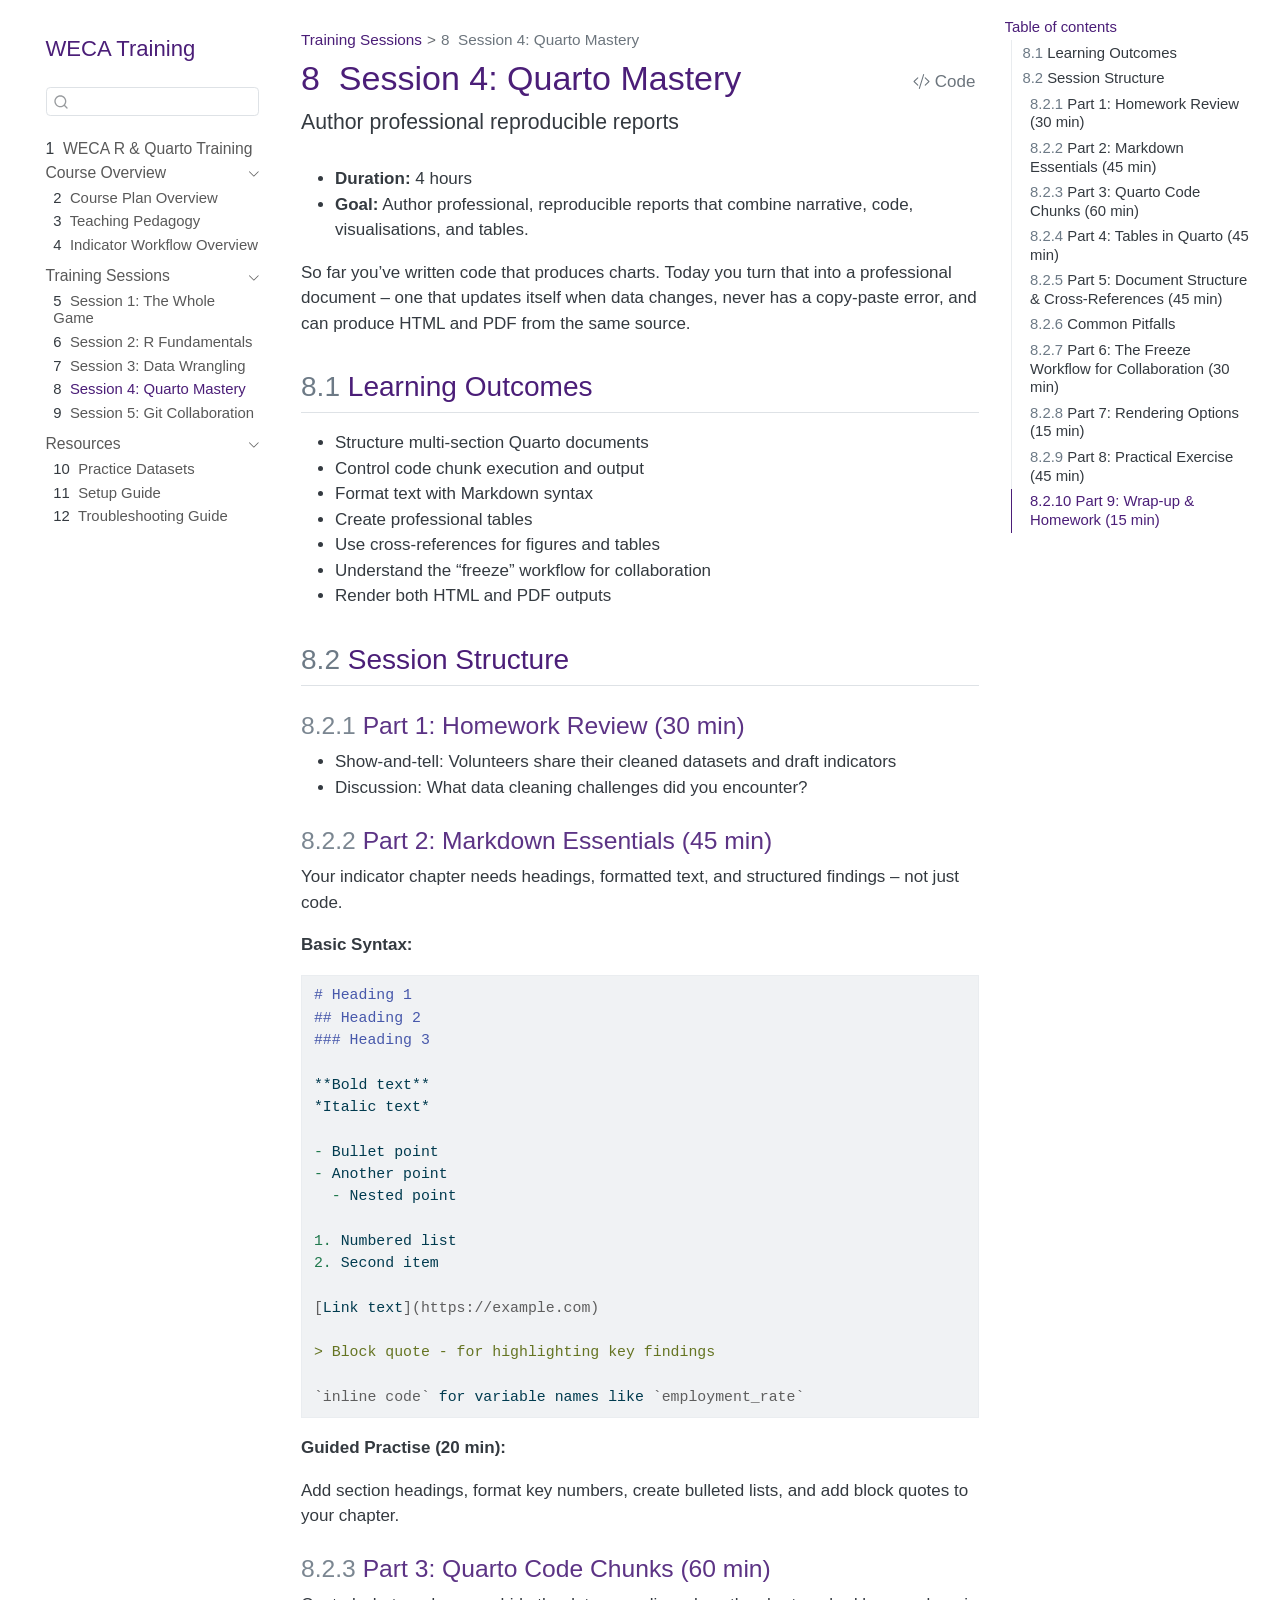
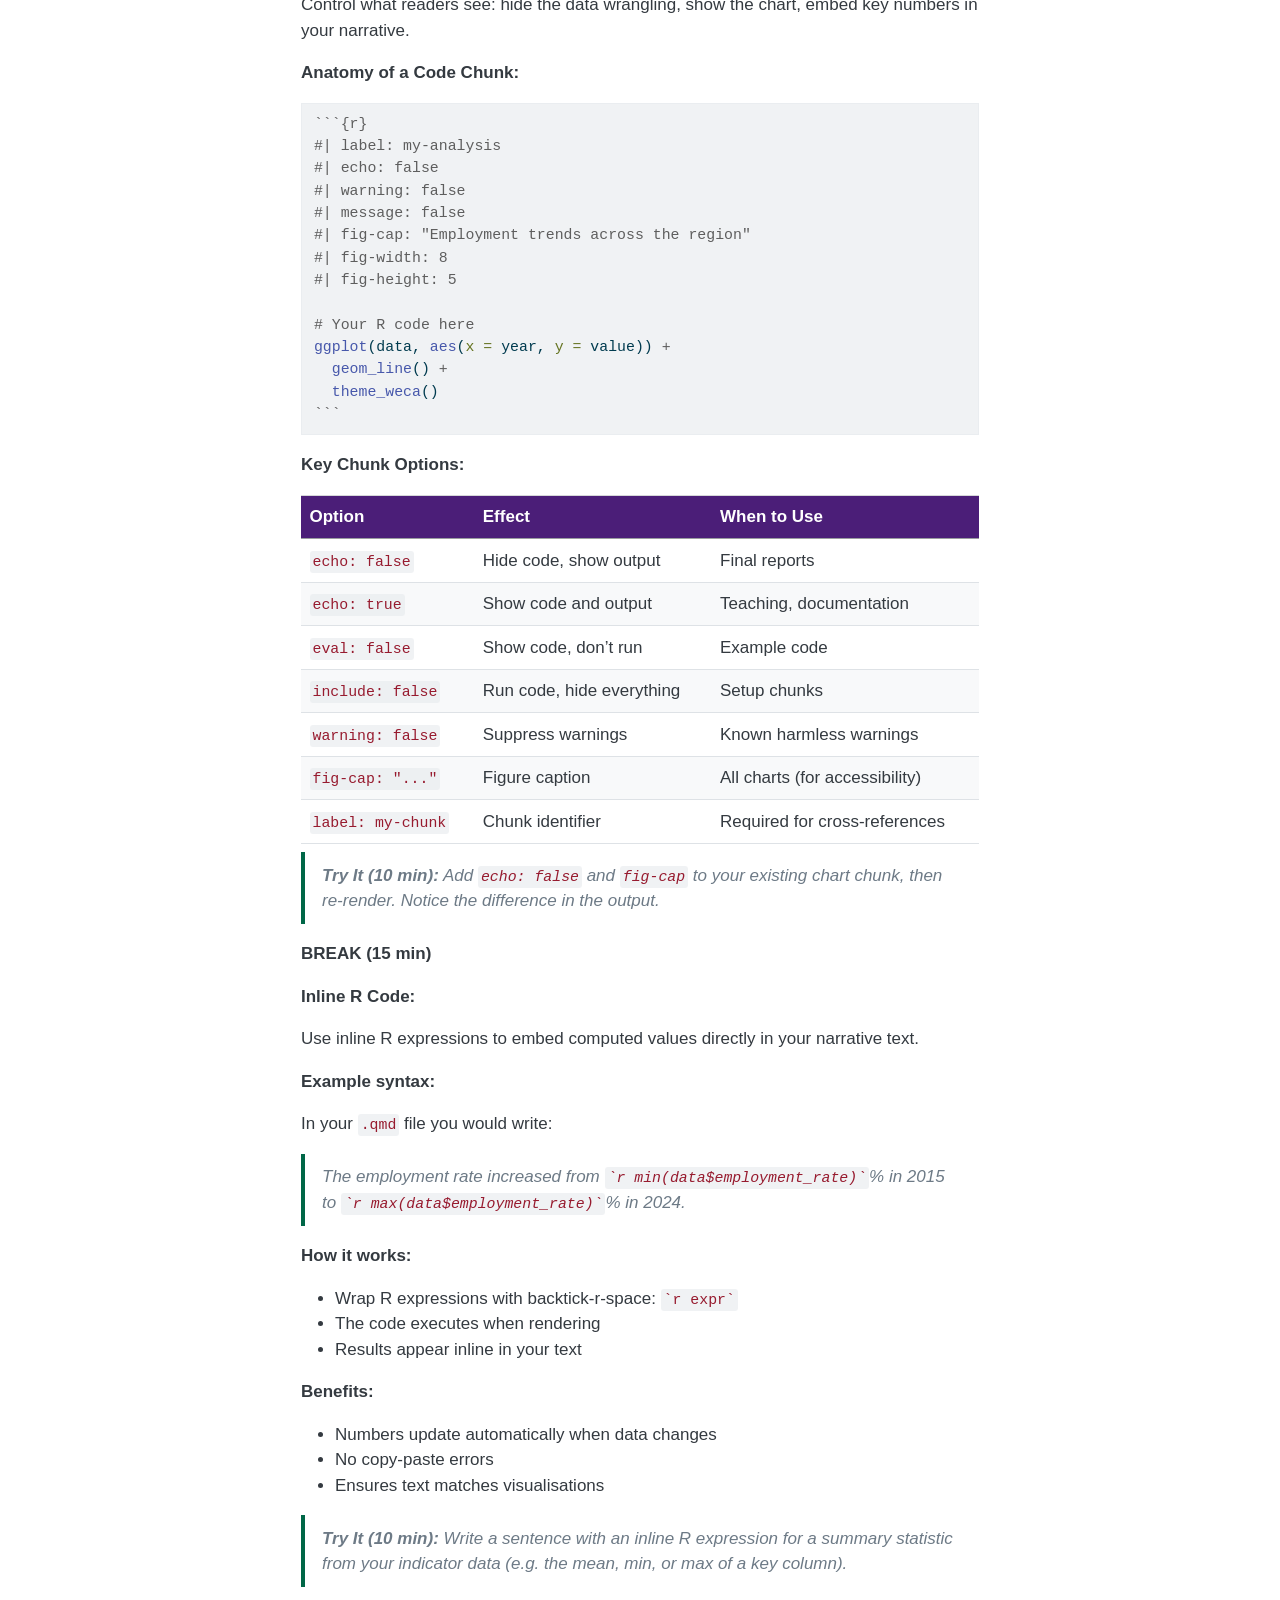
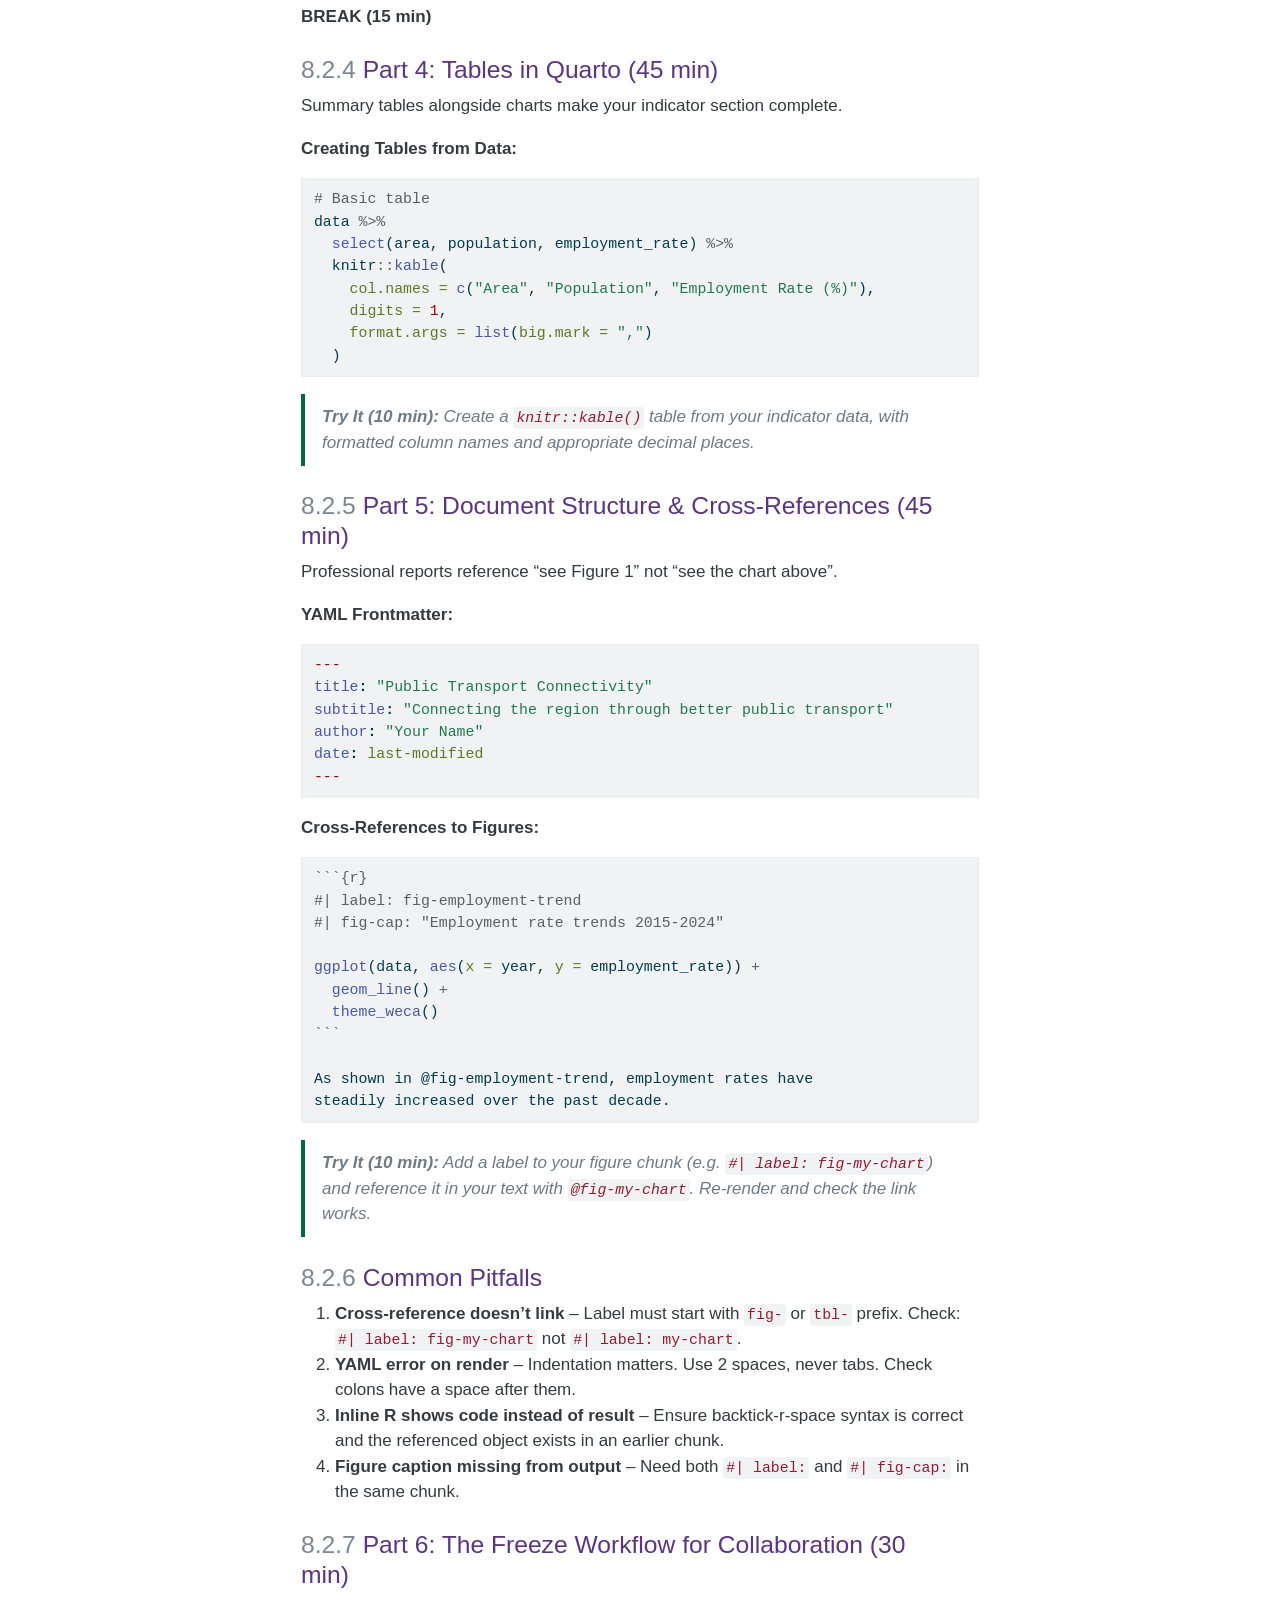
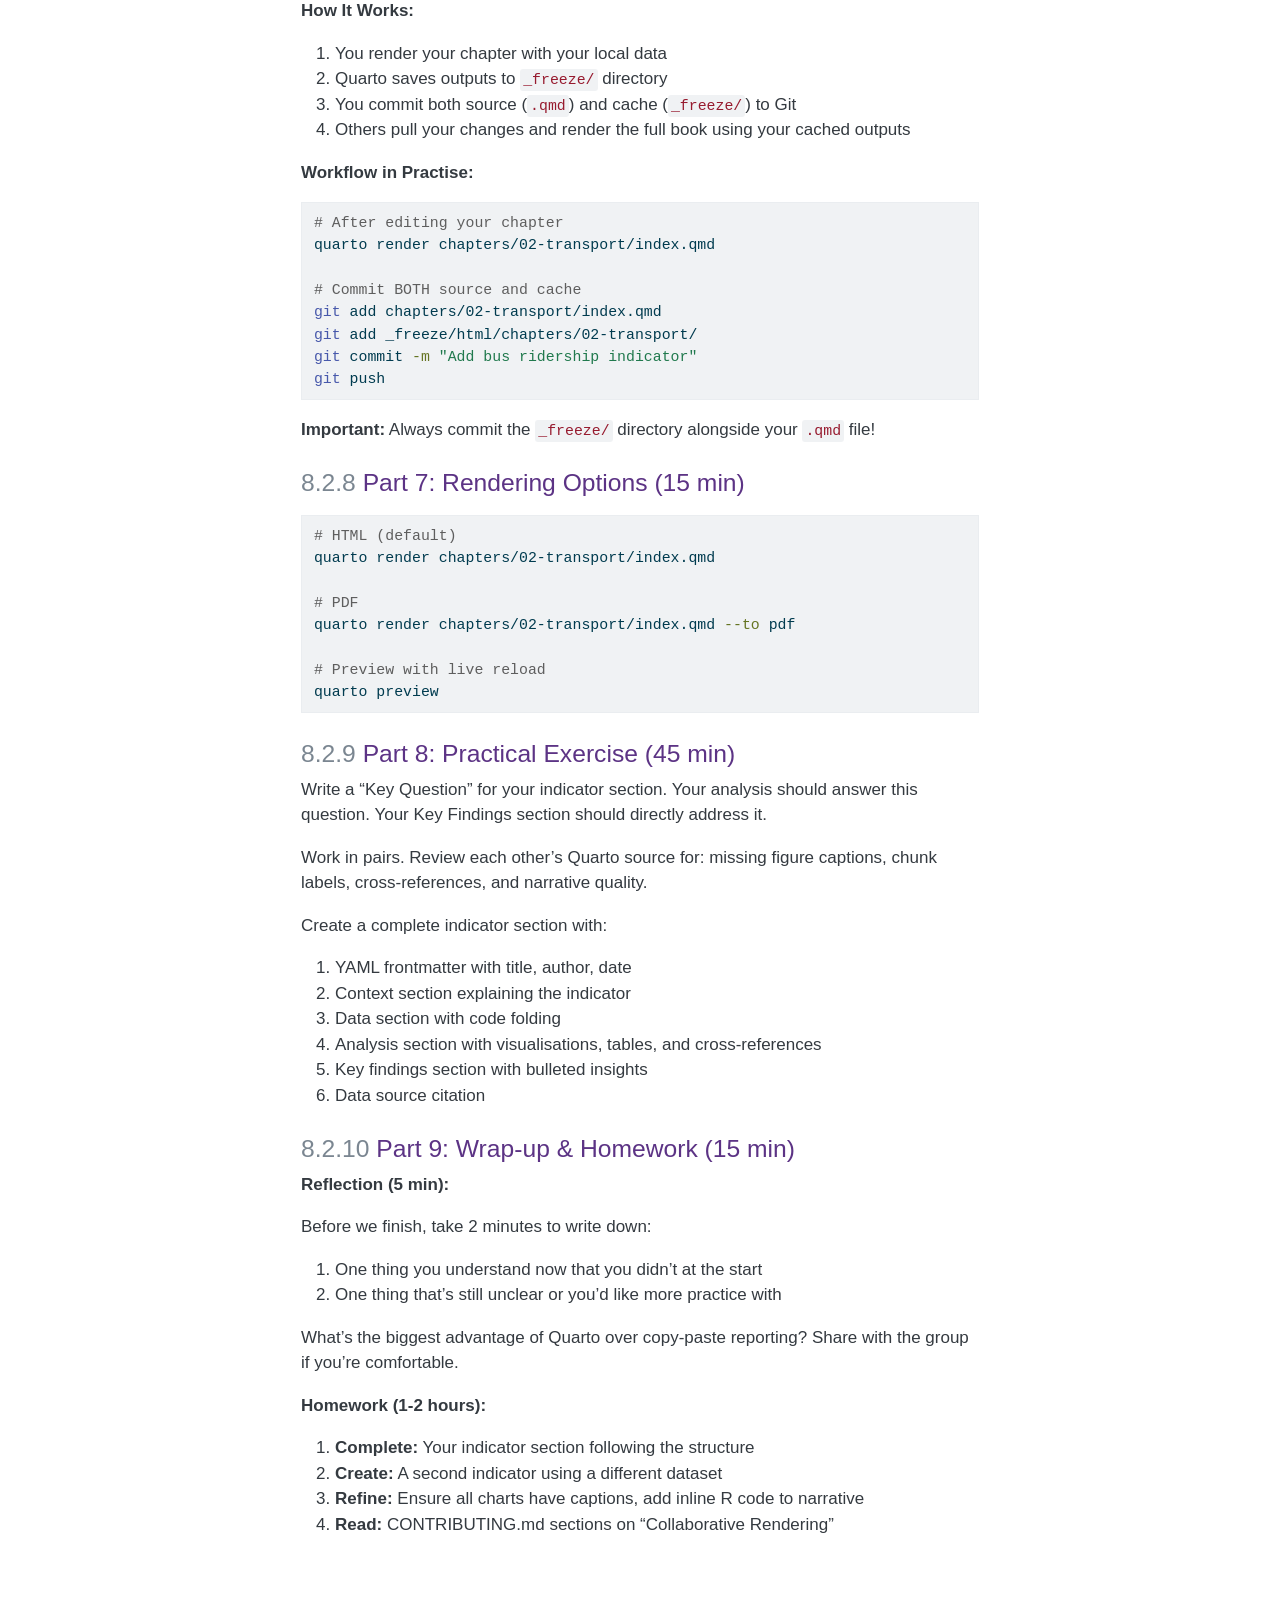
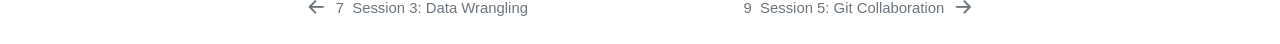
<file: _output/sessions/session-04.html>
<!DOCTYPE html>
<html xmlns="http://www.w3.org/1999/xhtml" lang="en" xml:lang="en"><head>

<meta charset="utf-8">
<meta name="generator" content="quarto-1.9.37">

<meta name="viewport" content="width=device-width, initial-scale=1.0, user-scalable=yes">


<title>8&nbsp; Session 4: Quarto Mastery – WECA R &amp; Quarto Training</title>
<style>
/* Default styles provided by pandoc.
** See https://pandoc.org/MANUAL.html#variables-for-html for config info.
*/
code{white-space: pre-wrap;}
span.smallcaps{font-variant: small-caps;}
div.columns{display: flex; gap: min(4vw, 1.5em);}
div.column{flex: auto; overflow-x: auto;}
div.hanging-indent{margin-left: 1.5em; text-indent: -1.5em;}
ul.task-list{list-style: none;}
ul.task-list li input[type="checkbox"] {
  width: 0.8em;
  margin: 0 0.8em 0.2em -1em; /* quarto-specific, see https://github.com/quarto-dev/quarto-cli/issues/4556 */ 
  vertical-align: middle;
}
/* CSS for syntax highlighting */
html { -webkit-text-size-adjust: 100%; }
pre > code.sourceCode { white-space: pre; position: relative; }
pre > code.sourceCode > span { display: inline-block; line-height: 1.25; }
pre > code.sourceCode > span:empty { height: 1.2em; }
.sourceCode { overflow: visible; }
code.sourceCode > span { color: inherit; text-decoration: inherit; }
div.sourceCode { margin: 1em 0; }
pre.sourceCode { margin: 0; }
@media screen {
div.sourceCode { overflow: auto; }
}
@media print {
pre > code.sourceCode { white-space: pre-wrap; }
pre > code.sourceCode > span { text-indent: -5em; padding-left: 5em; }
}
pre.numberSource code
  { counter-reset: source-line 0; }
pre.numberSource code > span
  { position: relative; left: -4em; counter-increment: source-line; }
pre.numberSource code > span > a:first-child::before
  { content: counter(source-line);
    position: relative; left: -1em; text-align: right; vertical-align: baseline;
    border: none; display: inline-block;
    -webkit-touch-callout: none; -webkit-user-select: none;
    -khtml-user-select: none; -moz-user-select: none;
    -ms-user-select: none; user-select: none;
    padding: 0 4px; width: 4em;
  }
pre.numberSource { margin-left: 3em;  padding-left: 4px; }
div.sourceCode
  {   }
@media screen {
pre > code.sourceCode > span > a:first-child::before { text-decoration: underline; }
}
</style>


<script src="../site_libs/quarto-nav/quarto-nav.js"></script>
<script src="../site_libs/quarto-nav/headroom.min.js"></script>
<script src="../site_libs/clipboard/clipboard.min.js"></script>
<script src="../site_libs/quarto-search/autocomplete.umd.js"></script>
<script src="../site_libs/quarto-search/fuse.min.js"></script>
<script src="../site_libs/quarto-search/quarto-search.js"></script>
<meta name="quarto:offset" content="../">
<link href="../sessions/session-05.html" rel="next">
<link href="../sessions/session-03.html" rel="prev">
<script src="../site_libs/quarto-html/quarto.js" type="module"></script>
<script src="../site_libs/quarto-html/tabsets/tabsets.js" type="module"></script>
<script src="../site_libs/quarto-html/popper.min.js"></script>
<script src="../site_libs/quarto-html/tippy.umd.min.js"></script>
<script src="../site_libs/quarto-html/anchor.min.js"></script>
<link href="../site_libs/quarto-html/tippy.css" rel="stylesheet">
<link href="../site_libs/quarto-html/quarto-syntax-highlighting-7f8f88aac4f3542376d5c11b86a4c14d.css" rel="stylesheet" id="quarto-text-highlighting-styles">
<script src="../site_libs/bootstrap/bootstrap.min.js"></script>
<link href="../site_libs/bootstrap/bootstrap-icons.css" rel="stylesheet">
<link href="../site_libs/bootstrap/bootstrap-47ac4aec12e2dcd3e5eabaebee350354.min.css" rel="stylesheet" append-hash="true" id="quarto-bootstrap" data-mode="light">
<script id="quarto-search-options" type="application/json">{
  "location": "sidebar",
  "copy-button": false,
  "collapse-after": 3,
  "panel-placement": "start",
  "type": "textbox",
  "limit": 50,
  "keyboard-shortcut": [
    "f",
    "/",
    "s"
  ],
  "show-item-context": false,
  "language": {
    "search-no-results-text": "No results",
    "search-matching-documents-text": "matching documents",
    "search-copy-link-title": "Copy link to search",
    "search-hide-matches-text": "Hide additional matches",
    "search-more-match-text": "more match in this document",
    "search-more-matches-text": "more matches in this document",
    "search-clear-button-title": "Clear",
    "search-text-placeholder": "",
    "search-detached-cancel-button-title": "Cancel",
    "search-submit-button-title": "Submit",
    "search-label": "Search"
  }
}</script>


</head>

<body class="nav-sidebar floating quarto-light">

<div id="quarto-search-results"></div>
  <header id="quarto-header" class="headroom fixed-top">
  <nav class="quarto-secondary-nav">
    <div class="container-fluid d-flex">
      <button type="button" class="quarto-btn-toggle btn" data-bs-toggle="collapse" role="button" data-bs-target=".quarto-sidebar-collapse-item" aria-controls="quarto-sidebar" aria-expanded="false" aria-label="Toggle sidebar navigation" onclick="if (window.quartoToggleHeadroom) { window.quartoToggleHeadroom(); }">
        <i class="bi bi-layout-text-sidebar-reverse"></i>
      </button>
        <nav class="quarto-page-breadcrumbs" aria-label="breadcrumb"><ol class="breadcrumb"><li class="breadcrumb-item"><a href="../sessions/session-01.html">Training Sessions</a></li><li class="breadcrumb-item"><a href="../sessions/session-04.html"><span class="chapter-number">8</span>&nbsp; <span class="chapter-title">Session 4: Quarto Mastery</span></a></li></ol></nav>
        <a class="flex-grow-1" role="navigation" data-bs-toggle="collapse" data-bs-target=".quarto-sidebar-collapse-item" aria-controls="quarto-sidebar" aria-expanded="false" aria-label="Toggle sidebar navigation" onclick="if (window.quartoToggleHeadroom) { window.quartoToggleHeadroom(); }">      
        </a>
      <button type="button" class="btn quarto-search-button" aria-label="Search" onclick="window.quartoOpenSearch();">
        <i class="bi bi-search"></i>
      </button>
    </div>
  </nav>
</header>
<!-- content -->
<div id="quarto-content" class="quarto-container page-columns page-rows-contents page-layout-full">
<!-- sidebar -->
  <nav id="quarto-sidebar" class="sidebar collapse collapse-horizontal quarto-sidebar-collapse-item sidebar-navigation floating overflow-auto">
    <div class="pt-lg-2 mt-2 text-left sidebar-header">
    <div class="sidebar-title mb-0 py-0">
      <a href="../">WECA Training</a> 
    </div>
      </div>
        <div class="mt-2 flex-shrink-0 align-items-center">
        <div class="sidebar-search">
        <div id="quarto-search" class="" title="Search"></div>
        </div>
        </div>
    <div class="sidebar-menu-container"> 
    <ul class="list-unstyled mt-1">
        <li class="sidebar-item">
  <div class="sidebar-item-container"> 
  <a href="../index.html" class="sidebar-item-text sidebar-link">
 <span class="menu-text"><span class="chapter-number">1</span>&nbsp; <span class="chapter-title">WECA R &amp; Quarto Training</span></span></a>
  </div>
</li>
        <li class="sidebar-item sidebar-item-section">
      <div class="sidebar-item-container"> 
            <a class="sidebar-item-text sidebar-link text-start" data-bs-toggle="collapse" data-bs-target="#quarto-sidebar-section-1" role="navigation" aria-expanded="true">
 <span class="menu-text">Course Overview</span></a>
          <a class="sidebar-item-toggle text-start" data-bs-toggle="collapse" data-bs-target="#quarto-sidebar-section-1" role="navigation" aria-expanded="true" aria-label="Toggle section">
            <i class="bi bi-chevron-right ms-2"></i>
          </a> 
      </div>
      <ul id="quarto-sidebar-section-1" class="collapse list-unstyled sidebar-section depth1 show">  
          <li class="sidebar-item">
  <div class="sidebar-item-container"> 
  <a href="../overview/course-plan.html" class="sidebar-item-text sidebar-link">
 <span class="menu-text"><span class="chapter-number">2</span>&nbsp; <span class="chapter-title">Course Plan Overview</span></span></a>
  </div>
</li>
          <li class="sidebar-item">
  <div class="sidebar-item-container"> 
  <a href="../overview/pedagogy.html" class="sidebar-item-text sidebar-link">
 <span class="menu-text"><span class="chapter-number">3</span>&nbsp; <span class="chapter-title">Teaching Pedagogy</span></span></a>
  </div>
</li>
          <li class="sidebar-item">
  <div class="sidebar-item-container"> 
  <a href="../overview/workflow.html" class="sidebar-item-text sidebar-link">
 <span class="menu-text"><span class="chapter-number">4</span>&nbsp; <span class="chapter-title">Indicator Workflow Overview</span></span></a>
  </div>
</li>
      </ul>
  </li>
        <li class="sidebar-item sidebar-item-section">
      <div class="sidebar-item-container"> 
            <a class="sidebar-item-text sidebar-link text-start" data-bs-toggle="collapse" data-bs-target="#quarto-sidebar-section-2" role="navigation" aria-expanded="true">
 <span class="menu-text">Training Sessions</span></a>
          <a class="sidebar-item-toggle text-start" data-bs-toggle="collapse" data-bs-target="#quarto-sidebar-section-2" role="navigation" aria-expanded="true" aria-label="Toggle section">
            <i class="bi bi-chevron-right ms-2"></i>
          </a> 
      </div>
      <ul id="quarto-sidebar-section-2" class="collapse list-unstyled sidebar-section depth1 show">  
          <li class="sidebar-item">
  <div class="sidebar-item-container"> 
  <a href="../sessions/session-01.html" class="sidebar-item-text sidebar-link">
 <span class="menu-text"><span class="chapter-number">5</span>&nbsp; <span class="chapter-title">Session 1: The Whole Game</span></span></a>
  </div>
</li>
          <li class="sidebar-item">
  <div class="sidebar-item-container"> 
  <a href="../sessions/session-02.html" class="sidebar-item-text sidebar-link">
 <span class="menu-text"><span class="chapter-number">6</span>&nbsp; <span class="chapter-title">Session 2: R Fundamentals</span></span></a>
  </div>
</li>
          <li class="sidebar-item">
  <div class="sidebar-item-container"> 
  <a href="../sessions/session-03.html" class="sidebar-item-text sidebar-link">
 <span class="menu-text"><span class="chapter-number">7</span>&nbsp; <span class="chapter-title">Session 3: Data Wrangling</span></span></a>
  </div>
</li>
          <li class="sidebar-item">
  <div class="sidebar-item-container"> 
  <a href="../sessions/session-04.html" class="sidebar-item-text sidebar-link active">
 <span class="menu-text"><span class="chapter-number">8</span>&nbsp; <span class="chapter-title">Session 4: Quarto Mastery</span></span></a>
  </div>
</li>
          <li class="sidebar-item">
  <div class="sidebar-item-container"> 
  <a href="../sessions/session-05.html" class="sidebar-item-text sidebar-link">
 <span class="menu-text"><span class="chapter-number">9</span>&nbsp; <span class="chapter-title">Session 5: Git Collaboration</span></span></a>
  </div>
</li>
      </ul>
  </li>
        <li class="sidebar-item sidebar-item-section">
      <div class="sidebar-item-container"> 
            <a class="sidebar-item-text sidebar-link text-start" data-bs-toggle="collapse" data-bs-target="#quarto-sidebar-section-3" role="navigation" aria-expanded="true">
 <span class="menu-text">Resources</span></a>
          <a class="sidebar-item-toggle text-start" data-bs-toggle="collapse" data-bs-target="#quarto-sidebar-section-3" role="navigation" aria-expanded="true" aria-label="Toggle section">
            <i class="bi bi-chevron-right ms-2"></i>
          </a> 
      </div>
      <ul id="quarto-sidebar-section-3" class="collapse list-unstyled sidebar-section depth1 show">  
          <li class="sidebar-item">
  <div class="sidebar-item-container"> 
  <a href="../resources/datasets.html" class="sidebar-item-text sidebar-link">
 <span class="menu-text"><span class="chapter-number">10</span>&nbsp; <span class="chapter-title">Practice Datasets</span></span></a>
  </div>
</li>
          <li class="sidebar-item">
  <div class="sidebar-item-container"> 
  <a href="../resources/setup-guide.html" class="sidebar-item-text sidebar-link">
 <span class="menu-text"><span class="chapter-number">11</span>&nbsp; <span class="chapter-title">Setup Guide</span></span></a>
  </div>
</li>
          <li class="sidebar-item">
  <div class="sidebar-item-container"> 
  <a href="../resources/troubleshooting.html" class="sidebar-item-text sidebar-link">
 <span class="menu-text"><span class="chapter-number">12</span>&nbsp; <span class="chapter-title">Troubleshooting Guide</span></span></a>
  </div>
</li>
      </ul>
  </li>
    </ul>
    </div>
</nav>
<div id="quarto-sidebar-glass" class="quarto-sidebar-collapse-item" data-bs-toggle="collapse" data-bs-target=".quarto-sidebar-collapse-item"></div>
<!-- margin-sidebar -->
    <div id="quarto-margin-sidebar" class="sidebar margin-sidebar">
        <nav id="TOC" role="doc-toc" class="toc-active">
    <h2 id="toc-title">Table of contents</h2>
   
  <ul>
  <li><a href="#learning-outcomes" id="toc-learning-outcomes" class="nav-link active" data-scroll-target="#learning-outcomes"><span class="header-section-number">8.1</span> Learning Outcomes</a></li>
  <li><a href="#session-structure" id="toc-session-structure" class="nav-link" data-scroll-target="#session-structure"><span class="header-section-number">8.2</span> Session Structure</a>
  <ul class="collapse">
  <li><a href="#part-1-homework-review-30-min" id="toc-part-1-homework-review-30-min" class="nav-link" data-scroll-target="#part-1-homework-review-30-min"><span class="header-section-number">8.2.1</span> Part 1: Homework Review (30 min)</a></li>
  <li><a href="#part-2-markdown-essentials-45-min" id="toc-part-2-markdown-essentials-45-min" class="nav-link" data-scroll-target="#part-2-markdown-essentials-45-min"><span class="header-section-number">8.2.2</span> Part 2: Markdown Essentials (45 min)</a></li>
  <li><a href="#part-3-quarto-code-chunks-60-min" id="toc-part-3-quarto-code-chunks-60-min" class="nav-link" data-scroll-target="#part-3-quarto-code-chunks-60-min"><span class="header-section-number">8.2.3</span> Part 3: Quarto Code Chunks (60 min)</a></li>
  <li><a href="#part-4-tables-in-quarto-45-min" id="toc-part-4-tables-in-quarto-45-min" class="nav-link" data-scroll-target="#part-4-tables-in-quarto-45-min"><span class="header-section-number">8.2.4</span> Part 4: Tables in Quarto (45 min)</a></li>
  <li><a href="#part-5-document-structure-cross-references-45-min" id="toc-part-5-document-structure-cross-references-45-min" class="nav-link" data-scroll-target="#part-5-document-structure-cross-references-45-min"><span class="header-section-number">8.2.5</span> Part 5: Document Structure &amp; Cross-References (45 min)</a></li>
  <li><a href="#common-pitfalls" id="toc-common-pitfalls" class="nav-link" data-scroll-target="#common-pitfalls"><span class="header-section-number">8.2.6</span> Common Pitfalls</a></li>
  <li><a href="#part-6-the-freeze-workflow-for-collaboration-30-min" id="toc-part-6-the-freeze-workflow-for-collaboration-30-min" class="nav-link" data-scroll-target="#part-6-the-freeze-workflow-for-collaboration-30-min"><span class="header-section-number">8.2.7</span> Part 6: The Freeze Workflow for Collaboration (30 min)</a></li>
  <li><a href="#part-7-rendering-options-15-min" id="toc-part-7-rendering-options-15-min" class="nav-link" data-scroll-target="#part-7-rendering-options-15-min"><span class="header-section-number">8.2.8</span> Part 7: Rendering Options (15 min)</a></li>
  <li><a href="#part-8-practical-exercise-45-min" id="toc-part-8-practical-exercise-45-min" class="nav-link" data-scroll-target="#part-8-practical-exercise-45-min"><span class="header-section-number">8.2.9</span> Part 8: Practical Exercise (45 min)</a></li>
  <li><a href="#part-9-wrap-up-homework-15-min" id="toc-part-9-wrap-up-homework-15-min" class="nav-link" data-scroll-target="#part-9-wrap-up-homework-15-min"><span class="header-section-number">8.2.10</span> Part 9: Wrap-up &amp; Homework (15 min)</a></li>
  </ul></li>
  </ul>
</nav>
    </div>
<!-- main -->
<main class="content column-body" id="quarto-document-content">

<header id="title-block-header" class="quarto-title-block default"><nav class="quarto-page-breadcrumbs quarto-title-breadcrumbs d-none d-lg-block" aria-label="breadcrumb"><ol class="breadcrumb"><li class="breadcrumb-item"><a href="../sessions/session-01.html">Training Sessions</a></li><li class="breadcrumb-item"><a href="../sessions/session-04.html"><span class="chapter-number">8</span>&nbsp; <span class="chapter-title">Session 4: Quarto Mastery</span></a></li></ol></nav>
<div class="quarto-title">
<div class="quarto-title-block"><div><h1 class="title"><span class="chapter-number">8</span>&nbsp; <span class="chapter-title">Session 4: Quarto Mastery</span></h1><button type="button" class="btn code-tools-button" id="quarto-code-tools-source"><i class="bi"></i> Code</button></div></div>
<p class="subtitle lead">Author professional reproducible reports</p>
</div>



<div class="quarto-title-meta column-body">

    
  
    
  </div>
  


</header>


<ul>
<li><strong>Duration:</strong> 4 hours</li>
<li><strong>Goal:</strong> Author professional, reproducible reports that combine narrative, code, visualisations, and tables.</li>
</ul>
<p>So far you’ve written code that produces charts. Today you turn that into a professional document – one that updates itself when data changes, never has a copy-paste error, and can produce HTML and PDF from the same source.</p>
<section id="learning-outcomes" class="level2" data-number="8.1">
<h2 data-number="8.1" class="anchored" data-anchor-id="learning-outcomes"><span class="header-section-number">8.1</span> Learning Outcomes</h2>
<ul>
<li>Structure multi-section Quarto documents</li>
<li>Control code chunk execution and output</li>
<li>Format text with Markdown syntax</li>
<li>Create professional tables</li>
<li>Use cross-references for figures and tables</li>
<li>Understand the “freeze” workflow for collaboration</li>
<li>Render both HTML and PDF outputs</li>
</ul>
</section>
<section id="session-structure" class="level2" data-number="8.2">
<h2 data-number="8.2" class="anchored" data-anchor-id="session-structure"><span class="header-section-number">8.2</span> Session Structure</h2>
<section id="part-1-homework-review-30-min" class="level3" data-number="8.2.1">
<h3 data-number="8.2.1" class="anchored" data-anchor-id="part-1-homework-review-30-min"><span class="header-section-number">8.2.1</span> Part 1: Homework Review (30 min)</h3>
<ul>
<li>Show-and-tell: Volunteers share their cleaned datasets and draft indicators</li>
<li>Discussion: What data cleaning challenges did you encounter?</li>
</ul>
</section>
<section id="part-2-markdown-essentials-45-min" class="level3" data-number="8.2.2">
<h3 data-number="8.2.2" class="anchored" data-anchor-id="part-2-markdown-essentials-45-min"><span class="header-section-number">8.2.2</span> Part 2: Markdown Essentials (45 min)</h3>
<p>Your indicator chapter needs headings, formatted text, and structured findings – not just code.</p>
<p><strong>Basic Syntax:</strong></p>
<div class="code-copy-outer-scaffold"><div class="sourceCode" id="cb1"><pre class="sourceCode markdown code-with-copy"><code class="sourceCode markdown"><span id="cb1-1"><a href="#cb1-1" aria-hidden="true" tabindex="-1"></a><span class="fu"># Heading 1</span></span>
<span id="cb1-2"><a href="#cb1-2" aria-hidden="true" tabindex="-1"></a><span class="fu">## Heading 2</span></span>
<span id="cb1-3"><a href="#cb1-3" aria-hidden="true" tabindex="-1"></a><span class="fu">### Heading 3</span></span>
<span id="cb1-4"><a href="#cb1-4" aria-hidden="true" tabindex="-1"></a></span>
<span id="cb1-5"><a href="#cb1-5" aria-hidden="true" tabindex="-1"></a>**Bold text**</span>
<span id="cb1-6"><a href="#cb1-6" aria-hidden="true" tabindex="-1"></a>*Italic text*</span>
<span id="cb1-7"><a href="#cb1-7" aria-hidden="true" tabindex="-1"></a></span>
<span id="cb1-8"><a href="#cb1-8" aria-hidden="true" tabindex="-1"></a><span class="ss">- </span>Bullet point</span>
<span id="cb1-9"><a href="#cb1-9" aria-hidden="true" tabindex="-1"></a><span class="ss">- </span>Another point</span>
<span id="cb1-10"><a href="#cb1-10" aria-hidden="true" tabindex="-1"></a><span class="ss">  - </span>Nested point</span>
<span id="cb1-11"><a href="#cb1-11" aria-hidden="true" tabindex="-1"></a></span>
<span id="cb1-12"><a href="#cb1-12" aria-hidden="true" tabindex="-1"></a><span class="ss">1. </span>Numbered list</span>
<span id="cb1-13"><a href="#cb1-13" aria-hidden="true" tabindex="-1"></a><span class="ss">2. </span>Second item</span>
<span id="cb1-14"><a href="#cb1-14" aria-hidden="true" tabindex="-1"></a></span>
<span id="cb1-15"><a href="#cb1-15" aria-hidden="true" tabindex="-1"></a><span class="co">[</span><span class="ot">Link text</span><span class="co">](https://example.com)</span></span>
<span id="cb1-16"><a href="#cb1-16" aria-hidden="true" tabindex="-1"></a></span>
<span id="cb1-17"><a href="#cb1-17" aria-hidden="true" tabindex="-1"></a><span class="at">&gt; Block quote - for highlighting key findings</span></span>
<span id="cb1-18"><a href="#cb1-18" aria-hidden="true" tabindex="-1"></a></span>
<span id="cb1-19"><a href="#cb1-19" aria-hidden="true" tabindex="-1"></a><span class="in">`inline code`</span> for variable names like <span class="in">`employment_rate`</span></span></code></pre></div><button title="Copy to Clipboard" class="code-copy-button"><i class="bi"></i></button></div>
<p><strong>Guided Practise (20 min):</strong></p>
<p>Add section headings, format key numbers, create bulleted lists, and add block quotes to your chapter.</p>
</section>
<section id="part-3-quarto-code-chunks-60-min" class="level3" data-number="8.2.3">
<h3 data-number="8.2.3" class="anchored" data-anchor-id="part-3-quarto-code-chunks-60-min"><span class="header-section-number">8.2.3</span> Part 3: Quarto Code Chunks (60 min)</h3>
<p>Control what readers see: hide the data wrangling, show the chart, embed key numbers in your narrative.</p>
<p><strong>Anatomy of a Code Chunk:</strong></p>
<div class="code-copy-outer-scaffold"><div class="sourceCode" id="cb2"><pre class="sourceCode markdown code-with-copy"><code class="sourceCode markdown"><span id="cb2-1"><a href="#cb2-1" aria-hidden="true" tabindex="-1"></a><span class="in">```{r}</span></span>
<span id="cb2-2"><a href="#cb2-2" aria-hidden="true" tabindex="-1"></a><span class="co">#| label: my-analysis</span></span>
<span id="cb2-3"><a href="#cb2-3" aria-hidden="true" tabindex="-1"></a><span class="co">#| echo: false</span></span>
<span id="cb2-4"><a href="#cb2-4" aria-hidden="true" tabindex="-1"></a><span class="co">#| warning: false</span></span>
<span id="cb2-5"><a href="#cb2-5" aria-hidden="true" tabindex="-1"></a><span class="co">#| message: false</span></span>
<span id="cb2-6"><a href="#cb2-6" aria-hidden="true" tabindex="-1"></a><span class="co">#| fig-cap: "Employment trends across the region"</span></span>
<span id="cb2-7"><a href="#cb2-7" aria-hidden="true" tabindex="-1"></a><span class="co">#| fig-width: 8</span></span>
<span id="cb2-8"><a href="#cb2-8" aria-hidden="true" tabindex="-1"></a><span class="co">#| fig-height: 5</span></span>
<span id="cb2-9"><a href="#cb2-9" aria-hidden="true" tabindex="-1"></a></span>
<span id="cb2-10"><a href="#cb2-10" aria-hidden="true" tabindex="-1"></a><span class="co"># Your R code here</span></span>
<span id="cb2-11"><a href="#cb2-11" aria-hidden="true" tabindex="-1"></a><span class="fu">ggplot</span>(data, <span class="fu">aes</span>(<span class="at">x =</span> year, <span class="at">y =</span> value)) <span class="sc">+</span></span>
<span id="cb2-12"><a href="#cb2-12" aria-hidden="true" tabindex="-1"></a>  <span class="fu">geom_line</span>() <span class="sc">+</span></span>
<span id="cb2-13"><a href="#cb2-13" aria-hidden="true" tabindex="-1"></a>  <span class="fu">theme_weca</span>()</span>
<span id="cb2-14"><a href="#cb2-14" aria-hidden="true" tabindex="-1"></a><span class="in">```</span></span></code></pre></div><button title="Copy to Clipboard" class="code-copy-button"><i class="bi"></i></button></div>
<p><strong>Key Chunk Options:</strong></p>
<table class="caption-top table">
<thead>
<tr class="header">
<th>Option</th>
<th>Effect</th>
<th>When to Use</th>
</tr>
</thead>
<tbody>
<tr class="odd">
<td><code>echo: false</code></td>
<td>Hide code, show output</td>
<td>Final reports</td>
</tr>
<tr class="even">
<td><code>echo: true</code></td>
<td>Show code and output</td>
<td>Teaching, documentation</td>
</tr>
<tr class="odd">
<td><code>eval: false</code></td>
<td>Show code, don’t run</td>
<td>Example code</td>
</tr>
<tr class="even">
<td><code>include: false</code></td>
<td>Run code, hide everything</td>
<td>Setup chunks</td>
</tr>
<tr class="odd">
<td><code>warning: false</code></td>
<td>Suppress warnings</td>
<td>Known harmless warnings</td>
</tr>
<tr class="even">
<td><code>fig-cap: "..."</code></td>
<td>Figure caption</td>
<td>All charts (for accessibility)</td>
</tr>
<tr class="odd">
<td><code>label: my-chunk</code></td>
<td>Chunk identifier</td>
<td>Required for cross-references</td>
</tr>
</tbody>
</table>
<blockquote class="blockquote">
<p><strong>Try It (10 min):</strong> Add <code>echo: false</code> and <code>fig-cap</code> to your existing chart chunk, then re-render. Notice the difference in the output.</p>
</blockquote>
<p><strong>BREAK (15 min)</strong></p>
<p><strong>Inline R Code:</strong></p>
<p>Use inline R expressions to embed computed values directly in your narrative text.</p>
<p><strong>Example syntax:</strong></p>
<p>In your <code>.qmd</code> file you would write:</p>
<blockquote class="blockquote">
<p>The employment rate increased from <code>`r min(data$employment_rate)`</code>% in 2015 to <code>`r max(data$employment_rate)`</code>% in 2024.</p>
</blockquote>
<p><strong>How it works:</strong></p>
<ul>
<li>Wrap R expressions with backtick-r-space: <code>`r expr`</code></li>
<li>The code executes when rendering</li>
<li>Results appear inline in your text</li>
</ul>
<p><strong>Benefits:</strong></p>
<ul>
<li>Numbers update automatically when data changes</li>
<li>No copy-paste errors</li>
<li>Ensures text matches visualisations</li>
</ul>
<blockquote class="blockquote">
<p><strong>Try It (10 min):</strong> Write a sentence with an inline R expression for a summary statistic from your indicator data (e.g.&nbsp;the mean, min, or max of a key column).</p>
</blockquote>
<p><strong>BREAK (15 min)</strong></p>
</section>
<section id="part-4-tables-in-quarto-45-min" class="level3" data-number="8.2.4">
<h3 data-number="8.2.4" class="anchored" data-anchor-id="part-4-tables-in-quarto-45-min"><span class="header-section-number">8.2.4</span> Part 4: Tables in Quarto (45 min)</h3>
<p>Summary tables alongside charts make your indicator section complete.</p>
<p><strong>Creating Tables from Data:</strong></p>
<div class="code-copy-outer-scaffold"><div class="sourceCode" id="cb3"><pre class="sourceCode r code-with-copy"><code class="sourceCode r"><span id="cb3-1"><a href="#cb3-1" aria-hidden="true" tabindex="-1"></a><span class="co"># Basic table</span></span>
<span id="cb3-2"><a href="#cb3-2" aria-hidden="true" tabindex="-1"></a>data <span class="sc">%&gt;%</span></span>
<span id="cb3-3"><a href="#cb3-3" aria-hidden="true" tabindex="-1"></a>  <span class="fu">select</span>(area, population, employment_rate) <span class="sc">%&gt;%</span></span>
<span id="cb3-4"><a href="#cb3-4" aria-hidden="true" tabindex="-1"></a>  knitr<span class="sc">::</span><span class="fu">kable</span>(</span>
<span id="cb3-5"><a href="#cb3-5" aria-hidden="true" tabindex="-1"></a>    <span class="at">col.names =</span> <span class="fu">c</span>(<span class="st">"Area"</span>, <span class="st">"Population"</span>, <span class="st">"Employment Rate (%)"</span>),</span>
<span id="cb3-6"><a href="#cb3-6" aria-hidden="true" tabindex="-1"></a>    <span class="at">digits =</span> <span class="dv">1</span>,</span>
<span id="cb3-7"><a href="#cb3-7" aria-hidden="true" tabindex="-1"></a>    <span class="at">format.args =</span> <span class="fu">list</span>(<span class="at">big.mark =</span> <span class="st">","</span>)</span>
<span id="cb3-8"><a href="#cb3-8" aria-hidden="true" tabindex="-1"></a>  )</span></code></pre></div><button title="Copy to Clipboard" class="code-copy-button"><i class="bi"></i></button></div>
<blockquote class="blockquote">
<p><strong>Try It (10 min):</strong> Create a <code>knitr::kable()</code> table from your indicator data, with formatted column names and appropriate decimal places.</p>
</blockquote>
</section>
<section id="part-5-document-structure-cross-references-45-min" class="level3" data-number="8.2.5">
<h3 data-number="8.2.5" class="anchored" data-anchor-id="part-5-document-structure-cross-references-45-min"><span class="header-section-number">8.2.5</span> Part 5: Document Structure &amp; Cross-References (45 min)</h3>
<p>Professional reports reference “see Figure 1” not “see the chart above”.</p>
<p><strong>YAML Frontmatter:</strong></p>
<div class="code-copy-outer-scaffold"><div class="sourceCode" id="cb4"><pre class="sourceCode yaml code-with-copy"><code class="sourceCode yaml"><span id="cb4-1"><a href="#cb4-1" aria-hidden="true" tabindex="-1"></a><span class="pp">---</span></span>
<span id="cb4-2"><a href="#cb4-2" aria-hidden="true" tabindex="-1"></a><span class="fu">title</span><span class="kw">:</span><span class="at"> </span><span class="st">"Public Transport Connectivity"</span></span>
<span id="cb4-3"><a href="#cb4-3" aria-hidden="true" tabindex="-1"></a><span class="fu">subtitle</span><span class="kw">:</span><span class="at"> </span><span class="st">"Connecting the region through better public transport"</span></span>
<span id="cb4-4"><a href="#cb4-4" aria-hidden="true" tabindex="-1"></a><span class="fu">author</span><span class="kw">:</span><span class="at"> </span><span class="st">"Your Name"</span></span>
<span id="cb4-5"><a href="#cb4-5" aria-hidden="true" tabindex="-1"></a><span class="fu">date</span><span class="kw">:</span><span class="at"> last-modified</span></span>
<span id="cb4-6"><a href="#cb4-6" aria-hidden="true" tabindex="-1"></a><span class="pp">---</span></span></code></pre></div><button title="Copy to Clipboard" class="code-copy-button"><i class="bi"></i></button></div>
<p><strong>Cross-References to Figures:</strong></p>
<div class="code-copy-outer-scaffold"><div class="sourceCode" id="cb5"><pre class="sourceCode markdown code-with-copy"><code class="sourceCode markdown"><span id="cb5-1"><a href="#cb5-1" aria-hidden="true" tabindex="-1"></a><span class="in">```{r}</span></span>
<span id="cb5-2"><a href="#cb5-2" aria-hidden="true" tabindex="-1"></a><span class="co">#| label: fig-employment-trend</span></span>
<span id="cb5-3"><a href="#cb5-3" aria-hidden="true" tabindex="-1"></a><span class="co">#| fig-cap: "Employment rate trends 2015-2024"</span></span>
<span id="cb5-4"><a href="#cb5-4" aria-hidden="true" tabindex="-1"></a></span>
<span id="cb5-5"><a href="#cb5-5" aria-hidden="true" tabindex="-1"></a><span class="fu">ggplot</span>(data, <span class="fu">aes</span>(<span class="at">x =</span> year, <span class="at">y =</span> employment_rate)) <span class="sc">+</span></span>
<span id="cb5-6"><a href="#cb5-6" aria-hidden="true" tabindex="-1"></a>  <span class="fu">geom_line</span>() <span class="sc">+</span></span>
<span id="cb5-7"><a href="#cb5-7" aria-hidden="true" tabindex="-1"></a>  <span class="fu">theme_weca</span>()</span>
<span id="cb5-8"><a href="#cb5-8" aria-hidden="true" tabindex="-1"></a><span class="in">```</span></span>
<span id="cb5-9"><a href="#cb5-9" aria-hidden="true" tabindex="-1"></a></span>
<span id="cb5-10"><a href="#cb5-10" aria-hidden="true" tabindex="-1"></a>As shown in @fig-employment-trend, employment rates have</span>
<span id="cb5-11"><a href="#cb5-11" aria-hidden="true" tabindex="-1"></a>steadily increased over the past decade.</span></code></pre></div><button title="Copy to Clipboard" class="code-copy-button"><i class="bi"></i></button></div>
<blockquote class="blockquote">
<p><strong>Try It (10 min):</strong> Add a label to your figure chunk (e.g.&nbsp;<code>#| label: fig-my-chart</code>) and reference it in your text with <code>@fig-my-chart</code>. Re-render and check the link works.</p>
</blockquote>
</section>
<section id="common-pitfalls" class="level3" data-number="8.2.6">
<h3 data-number="8.2.6" class="anchored" data-anchor-id="common-pitfalls"><span class="header-section-number">8.2.6</span> Common Pitfalls</h3>
<ol type="1">
<li><strong>Cross-reference doesn’t link</strong> – Label must start with <code>fig-</code> or <code>tbl-</code> prefix. Check: <code>#| label: fig-my-chart</code> not <code>#| label: my-chart</code>.</li>
<li><strong>YAML error on render</strong> – Indentation matters. Use 2 spaces, never tabs. Check colons have a space after them.</li>
<li><strong>Inline R shows code instead of result</strong> – Ensure backtick-r-space syntax is correct and the referenced object exists in an earlier chunk.</li>
<li><strong>Figure caption missing from output</strong> – Need both <code>#| label:</code> and <code>#| fig-cap:</code> in the same chunk.</li>
</ol>
</section>
<section id="part-6-the-freeze-workflow-for-collaboration-30-min" class="level3" data-number="8.2.7">
<h3 data-number="8.2.7" class="anchored" data-anchor-id="part-6-the-freeze-workflow-for-collaboration-30-min"><span class="header-section-number">8.2.7</span> Part 6: The Freeze Workflow for Collaboration (30 min)</h3>
<p><strong>How It Works:</strong></p>
<ol type="1">
<li>You render your chapter with your local data</li>
<li>Quarto saves outputs to <code>_freeze/</code> directory</li>
<li>You commit both source (<code>.qmd</code>) and cache (<code>_freeze/</code>) to Git</li>
<li>Others pull your changes and render the full book using your cached outputs</li>
</ol>
<p><strong>Workflow in Practise:</strong></p>
<div class="code-copy-outer-scaffold"><div class="sourceCode" id="cb6"><pre class="sourceCode bash code-with-copy"><code class="sourceCode bash"><span id="cb6-1"><a href="#cb6-1" aria-hidden="true" tabindex="-1"></a><span class="co"># After editing your chapter</span></span>
<span id="cb6-2"><a href="#cb6-2" aria-hidden="true" tabindex="-1"></a><span class="ex">quarto</span> render chapters/02-transport/index.qmd</span>
<span id="cb6-3"><a href="#cb6-3" aria-hidden="true" tabindex="-1"></a></span>
<span id="cb6-4"><a href="#cb6-4" aria-hidden="true" tabindex="-1"></a><span class="co"># Commit BOTH source and cache</span></span>
<span id="cb6-5"><a href="#cb6-5" aria-hidden="true" tabindex="-1"></a><span class="fu">git</span> add chapters/02-transport/index.qmd</span>
<span id="cb6-6"><a href="#cb6-6" aria-hidden="true" tabindex="-1"></a><span class="fu">git</span> add _freeze/html/chapters/02-transport/</span>
<span id="cb6-7"><a href="#cb6-7" aria-hidden="true" tabindex="-1"></a><span class="fu">git</span> commit <span class="at">-m</span> <span class="st">"Add bus ridership indicator"</span></span>
<span id="cb6-8"><a href="#cb6-8" aria-hidden="true" tabindex="-1"></a><span class="fu">git</span> push</span></code></pre></div><button title="Copy to Clipboard" class="code-copy-button"><i class="bi"></i></button></div>
<p><strong>Important:</strong> Always commit the <code>_freeze/</code> directory alongside your <code>.qmd</code> file!</p>
</section>
<section id="part-7-rendering-options-15-min" class="level3" data-number="8.2.8">
<h3 data-number="8.2.8" class="anchored" data-anchor-id="part-7-rendering-options-15-min"><span class="header-section-number">8.2.8</span> Part 7: Rendering Options (15 min)</h3>
<div class="code-copy-outer-scaffold"><div class="sourceCode" id="cb7"><pre class="sourceCode bash code-with-copy"><code class="sourceCode bash"><span id="cb7-1"><a href="#cb7-1" aria-hidden="true" tabindex="-1"></a><span class="co"># HTML (default)</span></span>
<span id="cb7-2"><a href="#cb7-2" aria-hidden="true" tabindex="-1"></a><span class="ex">quarto</span> render chapters/02-transport/index.qmd</span>
<span id="cb7-3"><a href="#cb7-3" aria-hidden="true" tabindex="-1"></a></span>
<span id="cb7-4"><a href="#cb7-4" aria-hidden="true" tabindex="-1"></a><span class="co"># PDF</span></span>
<span id="cb7-5"><a href="#cb7-5" aria-hidden="true" tabindex="-1"></a><span class="ex">quarto</span> render chapters/02-transport/index.qmd <span class="at">--to</span> pdf</span>
<span id="cb7-6"><a href="#cb7-6" aria-hidden="true" tabindex="-1"></a></span>
<span id="cb7-7"><a href="#cb7-7" aria-hidden="true" tabindex="-1"></a><span class="co"># Preview with live reload</span></span>
<span id="cb7-8"><a href="#cb7-8" aria-hidden="true" tabindex="-1"></a><span class="ex">quarto</span> preview</span></code></pre></div><button title="Copy to Clipboard" class="code-copy-button"><i class="bi"></i></button></div>
</section>
<section id="part-8-practical-exercise-45-min" class="level3" data-number="8.2.9">
<h3 data-number="8.2.9" class="anchored" data-anchor-id="part-8-practical-exercise-45-min"><span class="header-section-number">8.2.9</span> Part 8: Practical Exercise (45 min)</h3>
<p>Write a “Key Question” for your indicator section. Your analysis should answer this question. Your Key Findings section should directly address it.</p>
<p>Work in pairs. Review each other’s Quarto source for: missing figure captions, chunk labels, cross-references, and narrative quality.</p>
<p>Create a complete indicator section with:</p>
<ol type="1">
<li>YAML frontmatter with title, author, date</li>
<li>Context section explaining the indicator</li>
<li>Data section with code folding</li>
<li>Analysis section with visualisations, tables, and cross-references</li>
<li>Key findings section with bulleted insights</li>
<li>Data source citation</li>
</ol>
</section>
<section id="part-9-wrap-up-homework-15-min" class="level3" data-number="8.2.10">
<h3 data-number="8.2.10" class="anchored" data-anchor-id="part-9-wrap-up-homework-15-min"><span class="header-section-number">8.2.10</span> Part 9: Wrap-up &amp; Homework (15 min)</h3>
<p><strong>Reflection (5 min):</strong></p>
<p>Before we finish, take 2 minutes to write down:</p>
<ol type="1">
<li>One thing you understand now that you didn’t at the start</li>
<li>One thing that’s still unclear or you’d like more practice with</li>
</ol>
<p>What’s the biggest advantage of Quarto over copy-paste reporting? Share with the group if you’re comfortable.</p>
<p><strong>Homework (1-2 hours):</strong></p>
<ol type="1">
<li><strong>Complete:</strong> Your indicator section following the structure</li>
<li><strong>Create:</strong> A second indicator using a different dataset</li>
<li><strong>Refine:</strong> Ensure all charts have captions, add inline R code to narrative</li>
<li><strong>Read:</strong> CONTRIBUTING.md sections on “Collaborative Rendering”</li>
</ol>


<!-- -->

</section>
</section>

</main> <!-- /main -->
<script id="quarto-html-after-body" type="application/javascript">
  window.document.addEventListener("DOMContentLoaded", function (event) {
    const icon = "";
    const anchorJS = new window.AnchorJS();
    anchorJS.options = {
      placement: 'right',
      icon: icon
    };
    anchorJS.add('.anchored');
    const isCodeAnnotation = (el) => {
      for (const clz of el.classList) {
        if (clz.startsWith('code-annotation-')) {                     
          return true;
        }
      }
      return false;
    }
    const onCopySuccess = function(e) {
      // button target
      const button = e.trigger;
      // don't keep focus
      button.blur();
      // flash "checked"
      button.classList.add('code-copy-button-checked');
      var currentTitle = button.getAttribute("title");
      button.setAttribute("title", "Copied!");
      let tooltip;
      if (window.bootstrap) {
        button.setAttribute("data-bs-toggle", "tooltip");
        button.setAttribute("data-bs-placement", "left");
        button.setAttribute("data-bs-title", "Copied!");
        tooltip = new bootstrap.Tooltip(button, 
          { trigger: "manual", 
            customClass: "code-copy-button-tooltip",
            offset: [0, -8]});
        tooltip.show();    
      }
      setTimeout(function() {
        if (tooltip) {
          tooltip.hide();
          button.removeAttribute("data-bs-title");
          button.removeAttribute("data-bs-toggle");
          button.removeAttribute("data-bs-placement");
        }
        button.setAttribute("title", currentTitle);
        button.classList.remove('code-copy-button-checked');
      }, 1000);
      // clear code selection
      e.clearSelection();
    }
    const getTextToCopy = function(trigger) {
      const outerScaffold = trigger.parentElement.cloneNode(true);
      const codeEl = outerScaffold.querySelector('code');
      for (const childEl of codeEl.children) {
        if (isCodeAnnotation(childEl)) {
          childEl.remove();
        }
      }
      return codeEl.innerText;
    }
    const clipboard = new window.ClipboardJS('.code-copy-button:not([data-in-quarto-modal])', {
      text: getTextToCopy
    });
    clipboard.on('success', onCopySuccess);
    if (window.document.getElementById('quarto-embedded-source-code-modal')) {
      const clipboardModal = new window.ClipboardJS('.code-copy-button[data-in-quarto-modal]', {
        text: getTextToCopy,
        container: window.document.getElementById('quarto-embedded-source-code-modal')
      });
      clipboardModal.on('success', onCopySuccess);
    }
    const viewSource = window.document.getElementById('quarto-view-source') ||
                       window.document.getElementById('quarto-code-tools-source');
    if (viewSource) {
      const sourceUrl = viewSource.getAttribute("data-quarto-source-url");
      viewSource.addEventListener("click", function(e) {
        if (sourceUrl) {
          // rstudio viewer pane
          if (/\bcapabilities=\b/.test(window.location)) {
            window.open(sourceUrl);
          } else {
            window.location.href = sourceUrl;
          }
        } else {
          const modal = new bootstrap.Modal(document.getElementById('quarto-embedded-source-code-modal'));
          modal.show();
        }
        return false;
      });
    }
    function toggleCodeHandler(show) {
      return function(e) {
        const detailsSrc = window.document.querySelectorAll(".cell > details > .sourceCode");
        for (let i=0; i<detailsSrc.length; i++) {
          const details = detailsSrc[i].parentElement;
          if (show) {
            details.open = true;
          } else {
            details.removeAttribute("open");
          }
        }
        const cellCodeDivs = window.document.querySelectorAll(".cell > .sourceCode");
        const fromCls = show ? "hidden" : "unhidden";
        const toCls = show ? "unhidden" : "hidden";
        for (let i=0; i<cellCodeDivs.length; i++) {
          const codeDiv = cellCodeDivs[i];
          if (codeDiv.classList.contains(fromCls)) {
            codeDiv.classList.remove(fromCls);
            codeDiv.classList.add(toCls);
          } 
        }
        return false;
      }
    }
    const hideAllCode = window.document.getElementById("quarto-hide-all-code");
    if (hideAllCode) {
      hideAllCode.addEventListener("click", toggleCodeHandler(false));
    }
    const showAllCode = window.document.getElementById("quarto-show-all-code");
    if (showAllCode) {
      showAllCode.addEventListener("click", toggleCodeHandler(true));
    }
      var localhostRegex = new RegExp(/^(?:http|https):\/\/localhost\:?[0-9]*\//);
      var mailtoRegex = new RegExp(/^mailto:/);
        var filterRegex = new RegExp('/' + window.location.host + '/');
      var isInternal = (href) => {
          return filterRegex.test(href) || localhostRegex.test(href) || mailtoRegex.test(href);
      }
      // Inspect non-navigation links and adorn them if external
     var links = window.document.querySelectorAll('a[href]:not(.nav-link):not(.navbar-brand):not(.toc-action):not(.sidebar-link):not(.sidebar-item-toggle):not(.pagination-link):not(.no-external):not([aria-hidden]):not(.dropdown-item):not(.quarto-navigation-tool):not(.about-link)');
      for (var i=0; i<links.length; i++) {
        const link = links[i];
        if (!isInternal(link.href)) {
          // undo the damage that might have been done by quarto-nav.js in the case of
          // links that we want to consider external
          if (link.dataset.originalHref !== undefined) {
            link.href = link.dataset.originalHref;
          }
            // target, if specified
            link.setAttribute("target", "_blank");
            if (link.getAttribute("rel") === null) {
              link.setAttribute("rel", "noopener");
            }
        }
      }
    function tippyHover(el, contentFn, onTriggerFn, onUntriggerFn) {
      const config = {
        allowHTML: true,
        maxWidth: 500,
        delay: 100,
        arrow: false,
        appendTo: function(el) {
            return el.parentElement;
        },
        interactive: true,
        interactiveBorder: 10,
        theme: 'quarto',
        placement: 'bottom-start',
      };
      if (contentFn) {
        config.content = contentFn;
      }
      if (onTriggerFn) {
        config.onTrigger = onTriggerFn;
      }
      if (onUntriggerFn) {
        config.onUntrigger = onUntriggerFn;
      }
      window.tippy(el, config); 
    }
    const noterefs = window.document.querySelectorAll('a[role="doc-noteref"]');
    for (var i=0; i<noterefs.length; i++) {
      const ref = noterefs[i];
      tippyHover(ref, function() {
        // use id or data attribute instead here
        let href = ref.getAttribute('data-footnote-href') || ref.getAttribute('href');
        try { href = new URL(href).hash; } catch {}
        const id = href.replace(/^#\/?/, "");
        const note = window.document.getElementById(id);
        if (note) {
          return note.innerHTML;
        } else {
          return "";
        }
      });
    }
    const xrefs = window.document.querySelectorAll('a.quarto-xref');
    const processXRef = (id, note) => {
      // Strip column container classes
      const stripColumnClz = (el) => {
        el.classList.remove("page-full", "page-columns");
        if (el.children) {
          for (const child of el.children) {
            stripColumnClz(child);
          }
        }
      }
      stripColumnClz(note)
      if (id === null || id.startsWith('sec-')) {
        // Special case sections, only their first couple elements
        const container = document.createElement("div");
        if (note.children && note.children.length > 2) {
          container.appendChild(note.children[0].cloneNode(true));
          for (let i = 1; i < note.children.length; i++) {
            const child = note.children[i];
            if (child.tagName === "P" && child.innerText === "") {
              continue;
            } else {
              container.appendChild(child.cloneNode(true));
              break;
            }
          }
          if (window.Quarto?.typesetMath) {
            window.Quarto.typesetMath(container);
          }
          return container.innerHTML
        } else {
          if (window.Quarto?.typesetMath) {
            window.Quarto.typesetMath(note);
          }
          return note.innerHTML;
        }
      } else {
        // Remove any anchor links if they are present
        const anchorLink = note.querySelector('a.anchorjs-link');
        if (anchorLink) {
          anchorLink.remove();
        }
        if (window.Quarto?.typesetMath) {
          window.Quarto.typesetMath(note);
        }
        if (note.classList.contains("callout")) {
          return note.outerHTML;
        } else {
          return note.innerHTML;
        }
      }
    }
    for (var i=0; i<xrefs.length; i++) {
      const xref = xrefs[i];
      tippyHover(xref, undefined, function(instance) {
        instance.disable();
        let url = xref.getAttribute('href');
        let hash = undefined; 
        if (url.startsWith('#')) {
          hash = url;
        } else {
          try { hash = new URL(url).hash; } catch {}
        }
        if (hash) {
          const id = hash.replace(/^#\/?/, "");
          const note = window.document.getElementById(id);
          if (note !== null) {
            try {
              const html = processXRef(id, note.cloneNode(true));
              instance.setContent(html);
            } finally {
              instance.enable();
              instance.show();
            }
          } else {
            // See if we can fetch this
            fetch(url.split('#')[0])
            .then(res => res.text())
            .then(html => {
              const parser = new DOMParser();
              const htmlDoc = parser.parseFromString(html, "text/html");
              const note = htmlDoc.getElementById(id);
              if (note !== null) {
                const html = processXRef(id, note);
                instance.setContent(html);
              } 
            }).finally(() => {
              instance.enable();
              instance.show();
            });
          }
        } else {
          // See if we can fetch a full url (with no hash to target)
          // This is a special case and we should probably do some content thinning / targeting
          fetch(url)
          .then(res => res.text())
          .then(html => {
            const parser = new DOMParser();
            const htmlDoc = parser.parseFromString(html, "text/html");
            const note = htmlDoc.querySelector('main.content');
            if (note !== null) {
              // This should only happen for chapter cross references
              // (since there is no id in the URL)
              // remove the first header
              if (note.children.length > 0 && note.children[0].tagName === "HEADER") {
                note.children[0].remove();
              }
              const html = processXRef(null, note);
              instance.setContent(html);
            } 
          }).finally(() => {
            instance.enable();
            instance.show();
          });
        }
      }, function(instance) {
      });
    }
        let selectedAnnoteEl;
        const selectorForAnnotation = ( cell, annotation) => {
          let cellAttr = 'data-code-cell="' + cell + '"';
          let lineAttr = 'data-code-annotation="' +  annotation + '"';
          const selector = 'span[' + cellAttr + '][' + lineAttr + ']';
          return selector;
        }
        const selectCodeLines = (annoteEl) => {
          const doc = window.document;
          const targetCell = annoteEl.getAttribute("data-target-cell");
          const targetAnnotation = annoteEl.getAttribute("data-target-annotation");
          const annoteSpan = window.document.querySelector(selectorForAnnotation(targetCell, targetAnnotation));
          const lines = annoteSpan.getAttribute("data-code-lines").split(",");
          const lineIds = lines.map((line) => {
            return targetCell + "-" + line;
          })
          let top = null;
          let height = null;
          let parent = null;
          if (lineIds.length > 0) {
              //compute the position of the single el (top and bottom and make a div)
              const el = window.document.getElementById(lineIds[0]);
              top = el.offsetTop;
              height = el.offsetHeight;
              parent = el.parentElement.parentElement;
            if (lineIds.length > 1) {
              const lastEl = window.document.getElementById(lineIds[lineIds.length - 1]);
              const bottom = lastEl.offsetTop + lastEl.offsetHeight;
              height = bottom - top;
            }
            if (top !== null && height !== null && parent !== null) {
              // cook up a div (if necessary) and position it 
              let div = window.document.getElementById("code-annotation-line-highlight");
              if (div === null) {
                div = window.document.createElement("div");
                div.setAttribute("id", "code-annotation-line-highlight");
                div.style.position = 'absolute';
                parent.appendChild(div);
              }
              div.style.top = top - 2 + "px";
              div.style.height = height + 4 + "px";
              div.style.left = 0;
              let gutterDiv = window.document.getElementById("code-annotation-line-highlight-gutter");
              if (gutterDiv === null) {
                gutterDiv = window.document.createElement("div");
                gutterDiv.setAttribute("id", "code-annotation-line-highlight-gutter");
                gutterDiv.style.position = 'absolute';
                const codeCell = window.document.getElementById(targetCell);
                const gutter = codeCell.querySelector('.code-annotation-gutter');
                gutter.appendChild(gutterDiv);
              }
              gutterDiv.style.top = top - 2 + "px";
              gutterDiv.style.height = height + 4 + "px";
            }
            selectedAnnoteEl = annoteEl;
          }
        };
        const unselectCodeLines = () => {
          const elementsIds = ["code-annotation-line-highlight", "code-annotation-line-highlight-gutter"];
          elementsIds.forEach((elId) => {
            const div = window.document.getElementById(elId);
            if (div) {
              div.remove();
            }
          });
          selectedAnnoteEl = undefined;
        };
          // Handle positioning of the toggle
      window.addEventListener(
        "resize",
        throttle(() => {
          elRect = undefined;
          if (selectedAnnoteEl) {
            selectCodeLines(selectedAnnoteEl);
          }
        }, 10)
      );
      function throttle(fn, ms) {
      let throttle = false;
      let timer;
        return (...args) => {
          if(!throttle) { // first call gets through
              fn.apply(this, args);
              throttle = true;
          } else { // all the others get throttled
              if(timer) clearTimeout(timer); // cancel #2
              timer = setTimeout(() => {
                fn.apply(this, args);
                timer = throttle = false;
              }, ms);
          }
        };
      }
        // Attach click handler to the DT
        const annoteDls = window.document.querySelectorAll('dt[data-target-cell]');
        for (const annoteDlNode of annoteDls) {
          annoteDlNode.addEventListener('click', (event) => {
            const clickedEl = event.target;
            if (clickedEl !== selectedAnnoteEl) {
              unselectCodeLines();
              const activeEl = window.document.querySelector('dt[data-target-cell].code-annotation-active');
              if (activeEl) {
                activeEl.classList.remove('code-annotation-active');
              }
              selectCodeLines(clickedEl);
              clickedEl.classList.add('code-annotation-active');
            } else {
              // Unselect the line
              unselectCodeLines();
              clickedEl.classList.remove('code-annotation-active');
            }
          });
        }
    const findCites = (el) => {
      const parentEl = el.parentElement;
      if (parentEl) {
        const cites = parentEl.dataset.cites;
        if (cites) {
          return {
            el,
            cites: cites.split(' ')
          };
        } else {
          return findCites(el.parentElement)
        }
      } else {
        return undefined;
      }
    };
    var bibliorefs = window.document.querySelectorAll('a[role="doc-biblioref"]');
    for (var i=0; i<bibliorefs.length; i++) {
      const ref = bibliorefs[i];
      const citeInfo = findCites(ref);
      if (citeInfo) {
        tippyHover(citeInfo.el, function() {
          var popup = window.document.createElement('div');
          citeInfo.cites.forEach(function(cite) {
            var citeDiv = window.document.createElement('div');
            citeDiv.classList.add('hanging-indent');
            citeDiv.classList.add('csl-entry');
            var biblioDiv = window.document.getElementById('ref-' + cite);
            if (biblioDiv) {
              citeDiv.innerHTML = biblioDiv.innerHTML;
            }
            popup.appendChild(citeDiv);
          });
          return popup.innerHTML;
        });
      }
    }
  });
  </script>
<nav class="page-navigation column-body">
  <div class="nav-page nav-page-previous">
      <a href="../sessions/session-03.html" class="pagination-link" aria-label="Session 3: Data Wrangling">
        <i class="bi bi-arrow-left-short"></i> <span class="nav-page-text"><span class="chapter-number">7</span>&nbsp; <span class="chapter-title">Session 3: Data Wrangling</span></span>
      </a>          
  </div>
  <div class="nav-page nav-page-next">
      <a href="../sessions/session-05.html" class="pagination-link" aria-label="Session 5: Git Collaboration">
        <span class="nav-page-text"><span class="chapter-number">9</span>&nbsp; <span class="chapter-title">Session 5: Git Collaboration</span></span> <i class="bi bi-arrow-right-short"></i>
      </a>
  </div>
</nav><div class="modal fade" id="quarto-embedded-source-code-modal" tabindex="-1" aria-labelledby="quarto-embedded-source-code-modal-label" aria-hidden="true"><div class="modal-dialog modal-dialog-scrollable"><div class="modal-content"><div class="modal-header"><h5 class="modal-title" id="quarto-embedded-source-code-modal-label">Source Code</h5><button class="btn-close" data-bs-dismiss="modal"></button></div><div class="modal-body"><div class="">
<div class="code-copy-outer-scaffold"><div class="sourceCode" id="cb8" data-shortcodes="false"><pre class="sourceCode markdown code-with-copy"><code class="sourceCode markdown"><span id="cb8-1"><a href="#cb8-1" aria-hidden="true" tabindex="-1"></a><span class="co">---</span></span>
<span id="cb8-2"><a href="#cb8-2" aria-hidden="true" tabindex="-1"></a><span class="an">title:</span><span class="co"> "Session 4: Quarto Mastery"</span></span>
<span id="cb8-3"><a href="#cb8-3" aria-hidden="true" tabindex="-1"></a><span class="an">subtitle:</span><span class="co"> "Author professional reproducible reports"</span></span>
<span id="cb8-4"><a href="#cb8-4" aria-hidden="true" tabindex="-1"></a><span class="co">---</span></span>
<span id="cb8-5"><a href="#cb8-5" aria-hidden="true" tabindex="-1"></a></span>
<span id="cb8-6"><a href="#cb8-6" aria-hidden="true" tabindex="-1"></a><span class="ss">- </span>**Duration:** 4 hours</span>
<span id="cb8-7"><a href="#cb8-7" aria-hidden="true" tabindex="-1"></a><span class="ss">- </span>**Goal:** Author professional, reproducible reports that combine narrative, code, visualisations, and tables.</span>
<span id="cb8-8"><a href="#cb8-8" aria-hidden="true" tabindex="-1"></a></span>
<span id="cb8-9"><a href="#cb8-9" aria-hidden="true" tabindex="-1"></a>So far you've written code that produces charts. Today you turn that into a professional document -- one that updates itself when data changes, never has a copy-paste error, and can produce HTML and PDF from the same source.</span>
<span id="cb8-10"><a href="#cb8-10" aria-hidden="true" tabindex="-1"></a></span>
<span id="cb8-11"><a href="#cb8-11" aria-hidden="true" tabindex="-1"></a><span class="fu">## Learning Outcomes</span></span>
<span id="cb8-12"><a href="#cb8-12" aria-hidden="true" tabindex="-1"></a></span>
<span id="cb8-13"><a href="#cb8-13" aria-hidden="true" tabindex="-1"></a><span class="ss">- </span>Structure multi-section Quarto documents</span>
<span id="cb8-14"><a href="#cb8-14" aria-hidden="true" tabindex="-1"></a><span class="ss">- </span>Control code chunk execution and output</span>
<span id="cb8-15"><a href="#cb8-15" aria-hidden="true" tabindex="-1"></a><span class="ss">- </span>Format text with Markdown syntax</span>
<span id="cb8-16"><a href="#cb8-16" aria-hidden="true" tabindex="-1"></a><span class="ss">- </span>Create professional tables</span>
<span id="cb8-17"><a href="#cb8-17" aria-hidden="true" tabindex="-1"></a><span class="ss">- </span>Use cross-references for figures and tables</span>
<span id="cb8-18"><a href="#cb8-18" aria-hidden="true" tabindex="-1"></a><span class="ss">- </span>Understand the "freeze" workflow for collaboration</span>
<span id="cb8-19"><a href="#cb8-19" aria-hidden="true" tabindex="-1"></a><span class="ss">- </span>Render both HTML and PDF outputs</span>
<span id="cb8-20"><a href="#cb8-20" aria-hidden="true" tabindex="-1"></a></span>
<span id="cb8-21"><a href="#cb8-21" aria-hidden="true" tabindex="-1"></a><span class="fu">## Session Structure</span></span>
<span id="cb8-22"><a href="#cb8-22" aria-hidden="true" tabindex="-1"></a></span>
<span id="cb8-23"><a href="#cb8-23" aria-hidden="true" tabindex="-1"></a><span class="fu">### Part 1: Homework Review (30 min)</span></span>
<span id="cb8-24"><a href="#cb8-24" aria-hidden="true" tabindex="-1"></a></span>
<span id="cb8-25"><a href="#cb8-25" aria-hidden="true" tabindex="-1"></a><span class="ss">- </span>Show-and-tell: Volunteers share their cleaned datasets and draft indicators</span>
<span id="cb8-26"><a href="#cb8-26" aria-hidden="true" tabindex="-1"></a><span class="ss">- </span>Discussion: What data cleaning challenges did you encounter?</span>
<span id="cb8-27"><a href="#cb8-27" aria-hidden="true" tabindex="-1"></a></span>
<span id="cb8-28"><a href="#cb8-28" aria-hidden="true" tabindex="-1"></a><span class="fu">### Part 2: Markdown Essentials (45 min)</span></span>
<span id="cb8-29"><a href="#cb8-29" aria-hidden="true" tabindex="-1"></a></span>
<span id="cb8-30"><a href="#cb8-30" aria-hidden="true" tabindex="-1"></a>Your indicator chapter needs headings, formatted text, and structured findings -- not just code.</span>
<span id="cb8-31"><a href="#cb8-31" aria-hidden="true" tabindex="-1"></a></span>
<span id="cb8-32"><a href="#cb8-32" aria-hidden="true" tabindex="-1"></a>**Basic Syntax:**</span>
<span id="cb8-33"><a href="#cb8-33" aria-hidden="true" tabindex="-1"></a></span>
<span id="cb8-34"><a href="#cb8-34" aria-hidden="true" tabindex="-1"></a><span class="in">```markdown</span></span>
<span id="cb8-35"><a href="#cb8-35" aria-hidden="true" tabindex="-1"></a><span class="fu"># Heading 1</span></span>
<span id="cb8-36"><a href="#cb8-36" aria-hidden="true" tabindex="-1"></a><span class="fu">## Heading 2</span></span>
<span id="cb8-37"><a href="#cb8-37" aria-hidden="true" tabindex="-1"></a><span class="fu">### Heading 3</span></span>
<span id="cb8-38"><a href="#cb8-38" aria-hidden="true" tabindex="-1"></a></span>
<span id="cb8-39"><a href="#cb8-39" aria-hidden="true" tabindex="-1"></a>**Bold text**</span>
<span id="cb8-40"><a href="#cb8-40" aria-hidden="true" tabindex="-1"></a>*Italic text*</span>
<span id="cb8-41"><a href="#cb8-41" aria-hidden="true" tabindex="-1"></a></span>
<span id="cb8-42"><a href="#cb8-42" aria-hidden="true" tabindex="-1"></a><span class="ss">- </span>Bullet point</span>
<span id="cb8-43"><a href="#cb8-43" aria-hidden="true" tabindex="-1"></a><span class="ss">- </span>Another point</span>
<span id="cb8-44"><a href="#cb8-44" aria-hidden="true" tabindex="-1"></a><span class="ss">  - </span>Nested point</span>
<span id="cb8-45"><a href="#cb8-45" aria-hidden="true" tabindex="-1"></a></span>
<span id="cb8-46"><a href="#cb8-46" aria-hidden="true" tabindex="-1"></a><span class="ss">1. </span>Numbered list</span>
<span id="cb8-47"><a href="#cb8-47" aria-hidden="true" tabindex="-1"></a><span class="ss">2. </span>Second item</span>
<span id="cb8-48"><a href="#cb8-48" aria-hidden="true" tabindex="-1"></a></span>
<span id="cb8-49"><a href="#cb8-49" aria-hidden="true" tabindex="-1"></a><span class="co">[</span><span class="ot">Link text</span><span class="co">](https://example.com)</span></span>
<span id="cb8-50"><a href="#cb8-50" aria-hidden="true" tabindex="-1"></a></span>
<span id="cb8-51"><a href="#cb8-51" aria-hidden="true" tabindex="-1"></a><span class="at">&gt; Block quote - for highlighting key findings</span></span>
<span id="cb8-52"><a href="#cb8-52" aria-hidden="true" tabindex="-1"></a></span>
<span id="cb8-53"><a href="#cb8-53" aria-hidden="true" tabindex="-1"></a><span class="in">`inline code`</span> for variable names like <span class="in">`employment_rate`</span></span>
<span id="cb8-54"><a href="#cb8-54" aria-hidden="true" tabindex="-1"></a><span class="in">```</span></span>
<span id="cb8-55"><a href="#cb8-55" aria-hidden="true" tabindex="-1"></a></span>
<span id="cb8-56"><a href="#cb8-56" aria-hidden="true" tabindex="-1"></a>**Guided Practise (20 min):**</span>
<span id="cb8-57"><a href="#cb8-57" aria-hidden="true" tabindex="-1"></a></span>
<span id="cb8-58"><a href="#cb8-58" aria-hidden="true" tabindex="-1"></a>Add section headings, format key numbers, create bulleted lists, and add block quotes to your chapter.</span>
<span id="cb8-59"><a href="#cb8-59" aria-hidden="true" tabindex="-1"></a></span>
<span id="cb8-60"><a href="#cb8-60" aria-hidden="true" tabindex="-1"></a><span class="fu">### Part 3: Quarto Code Chunks (60 min)</span></span>
<span id="cb8-61"><a href="#cb8-61" aria-hidden="true" tabindex="-1"></a></span>
<span id="cb8-62"><a href="#cb8-62" aria-hidden="true" tabindex="-1"></a>Control what readers see: hide the data wrangling, show the chart, embed key numbers in your narrative.</span>
<span id="cb8-63"><a href="#cb8-63" aria-hidden="true" tabindex="-1"></a></span>
<span id="cb8-64"><a href="#cb8-64" aria-hidden="true" tabindex="-1"></a>**Anatomy of a Code Chunk:**</span>
<span id="cb8-65"><a href="#cb8-65" aria-hidden="true" tabindex="-1"></a></span>
<span id="cb8-66"><a href="#cb8-66" aria-hidden="true" tabindex="-1"></a><span class="in">````</span></span>
<span id="cb8-67"><a href="#cb8-67" aria-hidden="true" tabindex="-1"></a><span class="in">```{r}</span></span>
<span id="cb8-68"><a href="#cb8-68" aria-hidden="true" tabindex="-1"></a><span class="in">#| label: my-analysis</span></span>
<span id="cb8-69"><a href="#cb8-69" aria-hidden="true" tabindex="-1"></a><span class="in">#| echo: false</span></span>
<span id="cb8-70"><a href="#cb8-70" aria-hidden="true" tabindex="-1"></a><span class="in">#| warning: false</span></span>
<span id="cb8-71"><a href="#cb8-71" aria-hidden="true" tabindex="-1"></a><span class="in">#| message: false</span></span>
<span id="cb8-72"><a href="#cb8-72" aria-hidden="true" tabindex="-1"></a><span class="in">#| fig-cap: "Employment trends across the region"</span></span>
<span id="cb8-73"><a href="#cb8-73" aria-hidden="true" tabindex="-1"></a><span class="in">#| fig-width: 8</span></span>
<span id="cb8-74"><a href="#cb8-74" aria-hidden="true" tabindex="-1"></a><span class="in">#| fig-height: 5</span></span>
<span id="cb8-75"><a href="#cb8-75" aria-hidden="true" tabindex="-1"></a></span>
<span id="cb8-76"><a href="#cb8-76" aria-hidden="true" tabindex="-1"></a><span class="in"># Your R code here</span></span>
<span id="cb8-77"><a href="#cb8-77" aria-hidden="true" tabindex="-1"></a><span class="in">ggplot(data, aes(x = year, y = value)) +</span></span>
<span id="cb8-78"><a href="#cb8-78" aria-hidden="true" tabindex="-1"></a><span class="in">  geom_line() +</span></span>
<span id="cb8-79"><a href="#cb8-79" aria-hidden="true" tabindex="-1"></a><span class="in">  theme_weca()</span></span>
<span id="cb8-80"><a href="#cb8-80" aria-hidden="true" tabindex="-1"></a><span class="in">```</span></span>
<span id="cb8-81"><a href="#cb8-81" aria-hidden="true" tabindex="-1"></a><span class="in">````</span></span>
<span id="cb8-82"><a href="#cb8-82" aria-hidden="true" tabindex="-1"></a></span>
<span id="cb8-83"><a href="#cb8-83" aria-hidden="true" tabindex="-1"></a>**Key Chunk Options:**</span>
<span id="cb8-84"><a href="#cb8-84" aria-hidden="true" tabindex="-1"></a></span>
<span id="cb8-85"><a href="#cb8-85" aria-hidden="true" tabindex="-1"></a><span class="pp">|</span> Option <span class="pp">|</span> Effect <span class="pp">|</span> When to Use <span class="pp">|</span></span>
<span id="cb8-86"><a href="#cb8-86" aria-hidden="true" tabindex="-1"></a><span class="pp">|--------|--------|-------------|</span></span>
<span id="cb8-87"><a href="#cb8-87" aria-hidden="true" tabindex="-1"></a><span class="pp">|</span> <span class="in">`echo: false`</span> <span class="pp">|</span> Hide code, show output <span class="pp">|</span> Final reports <span class="pp">|</span></span>
<span id="cb8-88"><a href="#cb8-88" aria-hidden="true" tabindex="-1"></a><span class="pp">|</span> <span class="in">`echo: true`</span> <span class="pp">|</span> Show code and output <span class="pp">|</span> Teaching, documentation <span class="pp">|</span></span>
<span id="cb8-89"><a href="#cb8-89" aria-hidden="true" tabindex="-1"></a><span class="pp">|</span> <span class="in">`eval: false`</span> <span class="pp">|</span> Show code, don't run <span class="pp">|</span> Example code <span class="pp">|</span></span>
<span id="cb8-90"><a href="#cb8-90" aria-hidden="true" tabindex="-1"></a><span class="pp">|</span> <span class="in">`include: false`</span> <span class="pp">|</span> Run code, hide everything <span class="pp">|</span> Setup chunks <span class="pp">|</span></span>
<span id="cb8-91"><a href="#cb8-91" aria-hidden="true" tabindex="-1"></a><span class="pp">|</span> <span class="in">`warning: false`</span> <span class="pp">|</span> Suppress warnings <span class="pp">|</span> Known harmless warnings <span class="pp">|</span></span>
<span id="cb8-92"><a href="#cb8-92" aria-hidden="true" tabindex="-1"></a><span class="pp">|</span> <span class="in">`fig-cap: "..."`</span> <span class="pp">|</span> Figure caption <span class="pp">|</span> All charts (for accessibility) <span class="pp">|</span></span>
<span id="cb8-93"><a href="#cb8-93" aria-hidden="true" tabindex="-1"></a><span class="pp">|</span> <span class="in">`label: my-chunk`</span> <span class="pp">|</span> Chunk identifier <span class="pp">|</span> Required for cross-references <span class="pp">|</span></span>
<span id="cb8-94"><a href="#cb8-94" aria-hidden="true" tabindex="-1"></a></span>
<span id="cb8-95"><a href="#cb8-95" aria-hidden="true" tabindex="-1"></a><span class="at">&gt; **Try It (10 min):** Add </span><span class="in">`echo: false`</span><span class="at"> and </span><span class="in">`fig-cap`</span><span class="at"> to your existing chart chunk, then re-render. Notice the difference in the output.</span></span>
<span id="cb8-96"><a href="#cb8-96" aria-hidden="true" tabindex="-1"></a></span>
<span id="cb8-97"><a href="#cb8-97" aria-hidden="true" tabindex="-1"></a>**BREAK (15 min)**</span>
<span id="cb8-98"><a href="#cb8-98" aria-hidden="true" tabindex="-1"></a></span>
<span id="cb8-99"><a href="#cb8-99" aria-hidden="true" tabindex="-1"></a>**Inline R Code:**</span>
<span id="cb8-100"><a href="#cb8-100" aria-hidden="true" tabindex="-1"></a></span>
<span id="cb8-101"><a href="#cb8-101" aria-hidden="true" tabindex="-1"></a>Use inline R expressions to embed computed values directly in your narrative text.</span>
<span id="cb8-102"><a href="#cb8-102" aria-hidden="true" tabindex="-1"></a></span>
<span id="cb8-103"><a href="#cb8-103" aria-hidden="true" tabindex="-1"></a>**Example syntax:**</span>
<span id="cb8-104"><a href="#cb8-104" aria-hidden="true" tabindex="-1"></a></span>
<span id="cb8-105"><a href="#cb8-105" aria-hidden="true" tabindex="-1"></a>In your <span class="in">`.qmd`</span> file you would write:</span>
<span id="cb8-106"><a href="#cb8-106" aria-hidden="true" tabindex="-1"></a></span>
<span id="cb8-107"><a href="#cb8-107" aria-hidden="true" tabindex="-1"></a><span class="at">&gt; The employment rate increased from `</span><span class="in">` `</span><span class="at">r min(data$employment_rate)` ``% in 2015 to `</span><span class="in">` `</span><span class="at">r max(data$employment_rate)` ``% in 2024.</span></span>
<span id="cb8-108"><a href="#cb8-108" aria-hidden="true" tabindex="-1"></a></span>
<span id="cb8-109"><a href="#cb8-109" aria-hidden="true" tabindex="-1"></a>**How it works:**</span>
<span id="cb8-110"><a href="#cb8-110" aria-hidden="true" tabindex="-1"></a></span>
<span id="cb8-111"><a href="#cb8-111" aria-hidden="true" tabindex="-1"></a><span class="ss">- </span>Wrap R expressions with backtick-r-space: `<span class="in">` `</span>r expr` ``</span>
<span id="cb8-112"><a href="#cb8-112" aria-hidden="true" tabindex="-1"></a><span class="ss">- </span>The code executes when rendering</span>
<span id="cb8-113"><a href="#cb8-113" aria-hidden="true" tabindex="-1"></a><span class="ss">- </span>Results appear inline in your text</span>
<span id="cb8-114"><a href="#cb8-114" aria-hidden="true" tabindex="-1"></a></span>
<span id="cb8-115"><a href="#cb8-115" aria-hidden="true" tabindex="-1"></a>**Benefits:**</span>
<span id="cb8-116"><a href="#cb8-116" aria-hidden="true" tabindex="-1"></a></span>
<span id="cb8-117"><a href="#cb8-117" aria-hidden="true" tabindex="-1"></a><span class="ss">- </span>Numbers update automatically when data changes</span>
<span id="cb8-118"><a href="#cb8-118" aria-hidden="true" tabindex="-1"></a><span class="ss">- </span>No copy-paste errors</span>
<span id="cb8-119"><a href="#cb8-119" aria-hidden="true" tabindex="-1"></a><span class="ss">- </span>Ensures text matches visualisations</span>
<span id="cb8-120"><a href="#cb8-120" aria-hidden="true" tabindex="-1"></a></span>
<span id="cb8-121"><a href="#cb8-121" aria-hidden="true" tabindex="-1"></a><span class="at">&gt; **Try It (10 min):** Write a sentence with an inline R expression for a summary statistic from your indicator data (e.g. the mean, min, or max of a key column).</span></span>
<span id="cb8-122"><a href="#cb8-122" aria-hidden="true" tabindex="-1"></a></span>
<span id="cb8-123"><a href="#cb8-123" aria-hidden="true" tabindex="-1"></a>**BREAK (15 min)**</span>
<span id="cb8-124"><a href="#cb8-124" aria-hidden="true" tabindex="-1"></a></span>
<span id="cb8-125"><a href="#cb8-125" aria-hidden="true" tabindex="-1"></a><span class="fu">### Part 4: Tables in Quarto (45 min)</span></span>
<span id="cb8-126"><a href="#cb8-126" aria-hidden="true" tabindex="-1"></a></span>
<span id="cb8-127"><a href="#cb8-127" aria-hidden="true" tabindex="-1"></a>Summary tables alongside charts make your indicator section complete.</span>
<span id="cb8-128"><a href="#cb8-128" aria-hidden="true" tabindex="-1"></a></span>
<span id="cb8-129"><a href="#cb8-129" aria-hidden="true" tabindex="-1"></a>**Creating Tables from Data:**</span>
<span id="cb8-130"><a href="#cb8-130" aria-hidden="true" tabindex="-1"></a></span>
<span id="cb8-131"><a href="#cb8-131" aria-hidden="true" tabindex="-1"></a><span class="in">```r</span></span>
<span id="cb8-132"><a href="#cb8-132" aria-hidden="true" tabindex="-1"></a><span class="co"># Basic table</span></span>
<span id="cb8-133"><a href="#cb8-133" aria-hidden="true" tabindex="-1"></a>data <span class="sc">%&gt;%</span></span>
<span id="cb8-134"><a href="#cb8-134" aria-hidden="true" tabindex="-1"></a>  <span class="fu">select</span>(area, population, employment_rate) <span class="sc">%&gt;%</span></span>
<span id="cb8-135"><a href="#cb8-135" aria-hidden="true" tabindex="-1"></a>  knitr<span class="sc">::</span><span class="fu">kable</span>(</span>
<span id="cb8-136"><a href="#cb8-136" aria-hidden="true" tabindex="-1"></a>    <span class="at">col.names =</span> <span class="fu">c</span>(<span class="st">"Area"</span>, <span class="st">"Population"</span>, <span class="st">"Employment Rate (%)"</span>),</span>
<span id="cb8-137"><a href="#cb8-137" aria-hidden="true" tabindex="-1"></a>    <span class="at">digits =</span> <span class="dv">1</span>,</span>
<span id="cb8-138"><a href="#cb8-138" aria-hidden="true" tabindex="-1"></a>    <span class="at">format.args =</span> <span class="fu">list</span>(<span class="at">big.mark =</span> <span class="st">","</span>)</span>
<span id="cb8-139"><a href="#cb8-139" aria-hidden="true" tabindex="-1"></a>  )</span>
<span id="cb8-140"><a href="#cb8-140" aria-hidden="true" tabindex="-1"></a><span class="in">```</span></span>
<span id="cb8-141"><a href="#cb8-141" aria-hidden="true" tabindex="-1"></a></span>
<span id="cb8-142"><a href="#cb8-142" aria-hidden="true" tabindex="-1"></a><span class="at">&gt; **Try It (10 min):** Create a </span><span class="in">`knitr::kable()`</span><span class="at"> table from your indicator data, with formatted column names and appropriate decimal places.</span></span>
<span id="cb8-143"><a href="#cb8-143" aria-hidden="true" tabindex="-1"></a></span>
<span id="cb8-144"><a href="#cb8-144" aria-hidden="true" tabindex="-1"></a><span class="fu">### Part 5: Document Structure &amp; Cross-References (45 min)</span></span>
<span id="cb8-145"><a href="#cb8-145" aria-hidden="true" tabindex="-1"></a></span>
<span id="cb8-146"><a href="#cb8-146" aria-hidden="true" tabindex="-1"></a>Professional reports reference "see Figure 1" not "see the chart above".</span>
<span id="cb8-147"><a href="#cb8-147" aria-hidden="true" tabindex="-1"></a></span>
<span id="cb8-148"><a href="#cb8-148" aria-hidden="true" tabindex="-1"></a>**YAML Frontmatter:**</span>
<span id="cb8-149"><a href="#cb8-149" aria-hidden="true" tabindex="-1"></a></span>
<span id="cb8-150"><a href="#cb8-150" aria-hidden="true" tabindex="-1"></a><span class="in">```yaml</span></span>
<span id="cb8-151"><a href="#cb8-151" aria-hidden="true" tabindex="-1"></a><span class="pp">---</span></span>
<span id="cb8-152"><a href="#cb8-152" aria-hidden="true" tabindex="-1"></a><span class="fu">title</span><span class="kw">:</span><span class="at"> </span><span class="st">"Public Transport Connectivity"</span></span>
<span id="cb8-153"><a href="#cb8-153" aria-hidden="true" tabindex="-1"></a><span class="fu">subtitle</span><span class="kw">:</span><span class="at"> </span><span class="st">"Connecting the region through better public transport"</span></span>
<span id="cb8-154"><a href="#cb8-154" aria-hidden="true" tabindex="-1"></a><span class="fu">author</span><span class="kw">:</span><span class="at"> </span><span class="st">"Your Name"</span></span>
<span id="cb8-155"><a href="#cb8-155" aria-hidden="true" tabindex="-1"></a><span class="fu">date</span><span class="kw">:</span><span class="at"> last-modified</span></span>
<span id="cb8-156"><a href="#cb8-156" aria-hidden="true" tabindex="-1"></a><span class="pp">---</span></span>
<span id="cb8-157"><a href="#cb8-157" aria-hidden="true" tabindex="-1"></a><span class="in">```</span></span>
<span id="cb8-158"><a href="#cb8-158" aria-hidden="true" tabindex="-1"></a></span>
<span id="cb8-159"><a href="#cb8-159" aria-hidden="true" tabindex="-1"></a>**Cross-References to Figures:**</span>
<span id="cb8-160"><a href="#cb8-160" aria-hidden="true" tabindex="-1"></a></span>
<span id="cb8-161"><a href="#cb8-161" aria-hidden="true" tabindex="-1"></a><span class="in">````</span></span>
<span id="cb8-162"><a href="#cb8-162" aria-hidden="true" tabindex="-1"></a><span class="in">```{r}</span></span>
<span id="cb8-163"><a href="#cb8-163" aria-hidden="true" tabindex="-1"></a><span class="in">#| label: fig-employment-trend</span></span>
<span id="cb8-164"><a href="#cb8-164" aria-hidden="true" tabindex="-1"></a><span class="in">#| fig-cap: "Employment rate trends 2015-2024"</span></span>
<span id="cb8-165"><a href="#cb8-165" aria-hidden="true" tabindex="-1"></a></span>
<span id="cb8-166"><a href="#cb8-166" aria-hidden="true" tabindex="-1"></a><span class="in">ggplot(data, aes(x = year, y = employment_rate)) +</span></span>
<span id="cb8-167"><a href="#cb8-167" aria-hidden="true" tabindex="-1"></a><span class="in">  geom_line() +</span></span>
<span id="cb8-168"><a href="#cb8-168" aria-hidden="true" tabindex="-1"></a><span class="in">  theme_weca()</span></span>
<span id="cb8-169"><a href="#cb8-169" aria-hidden="true" tabindex="-1"></a><span class="in">```</span></span>
<span id="cb8-170"><a href="#cb8-170" aria-hidden="true" tabindex="-1"></a></span>
<span id="cb8-171"><a href="#cb8-171" aria-hidden="true" tabindex="-1"></a><span class="in">As shown in @fig-employment-trend, employment rates have</span></span>
<span id="cb8-172"><a href="#cb8-172" aria-hidden="true" tabindex="-1"></a><span class="in">steadily increased over the past decade.</span></span>
<span id="cb8-173"><a href="#cb8-173" aria-hidden="true" tabindex="-1"></a><span class="in">````</span></span>
<span id="cb8-174"><a href="#cb8-174" aria-hidden="true" tabindex="-1"></a></span>
<span id="cb8-175"><a href="#cb8-175" aria-hidden="true" tabindex="-1"></a><span class="at">&gt; **Try It (10 min):** Add a label to your figure chunk (e.g. </span><span class="in">`#| label: fig-my-chart`</span><span class="at">) and reference it in your text with </span><span class="in">`@fig-my-chart`</span><span class="at">. Re-render and check the link works.</span></span>
<span id="cb8-176"><a href="#cb8-176" aria-hidden="true" tabindex="-1"></a></span>
<span id="cb8-177"><a href="#cb8-177" aria-hidden="true" tabindex="-1"></a><span class="fu">### Common Pitfalls</span></span>
<span id="cb8-178"><a href="#cb8-178" aria-hidden="true" tabindex="-1"></a></span>
<span id="cb8-179"><a href="#cb8-179" aria-hidden="true" tabindex="-1"></a><span class="ss">1. </span>**Cross-reference doesn't link** -- Label must start with <span class="in">`fig-`</span> or <span class="in">`tbl-`</span> prefix. Check: <span class="in">`#| label: fig-my-chart`</span> not <span class="in">`#| label: my-chart`</span>.</span>
<span id="cb8-180"><a href="#cb8-180" aria-hidden="true" tabindex="-1"></a><span class="ss">2. </span>**YAML error on render** -- Indentation matters. Use 2 spaces, never tabs. Check colons have a space after them.</span>
<span id="cb8-181"><a href="#cb8-181" aria-hidden="true" tabindex="-1"></a><span class="ss">3. </span>**Inline R shows code instead of result** -- Ensure backtick-r-space syntax is correct and the referenced object exists in an earlier chunk.</span>
<span id="cb8-182"><a href="#cb8-182" aria-hidden="true" tabindex="-1"></a><span class="ss">4. </span>**Figure caption missing from output** -- Need both <span class="in">`#| label:`</span> and <span class="in">`#| fig-cap:`</span> in the same chunk.</span>
<span id="cb8-183"><a href="#cb8-183" aria-hidden="true" tabindex="-1"></a></span>
<span id="cb8-184"><a href="#cb8-184" aria-hidden="true" tabindex="-1"></a><span class="fu">### Part 6: The Freeze Workflow for Collaboration (30 min)</span></span>
<span id="cb8-185"><a href="#cb8-185" aria-hidden="true" tabindex="-1"></a></span>
<span id="cb8-186"><a href="#cb8-186" aria-hidden="true" tabindex="-1"></a>**How It Works:**</span>
<span id="cb8-187"><a href="#cb8-187" aria-hidden="true" tabindex="-1"></a></span>
<span id="cb8-188"><a href="#cb8-188" aria-hidden="true" tabindex="-1"></a><span class="ss">1. </span>You render your chapter with your local data</span>
<span id="cb8-189"><a href="#cb8-189" aria-hidden="true" tabindex="-1"></a><span class="ss">2. </span>Quarto saves outputs to <span class="in">`_freeze/`</span> directory</span>
<span id="cb8-190"><a href="#cb8-190" aria-hidden="true" tabindex="-1"></a><span class="ss">3. </span>You commit both source (<span class="in">`.qmd`</span>) and cache (<span class="in">`_freeze/`</span>) to Git</span>
<span id="cb8-191"><a href="#cb8-191" aria-hidden="true" tabindex="-1"></a><span class="ss">4. </span>Others pull your changes and render the full book using your cached outputs</span>
<span id="cb8-192"><a href="#cb8-192" aria-hidden="true" tabindex="-1"></a></span>
<span id="cb8-193"><a href="#cb8-193" aria-hidden="true" tabindex="-1"></a>**Workflow in Practise:**</span>
<span id="cb8-194"><a href="#cb8-194" aria-hidden="true" tabindex="-1"></a></span>
<span id="cb8-195"><a href="#cb8-195" aria-hidden="true" tabindex="-1"></a><span class="in">```bash</span></span>
<span id="cb8-196"><a href="#cb8-196" aria-hidden="true" tabindex="-1"></a><span class="co"># After editing your chapter</span></span>
<span id="cb8-197"><a href="#cb8-197" aria-hidden="true" tabindex="-1"></a><span class="ex">quarto</span> render chapters/02-transport/index.qmd</span>
<span id="cb8-198"><a href="#cb8-198" aria-hidden="true" tabindex="-1"></a></span>
<span id="cb8-199"><a href="#cb8-199" aria-hidden="true" tabindex="-1"></a><span class="co"># Commit BOTH source and cache</span></span>
<span id="cb8-200"><a href="#cb8-200" aria-hidden="true" tabindex="-1"></a><span class="fu">git</span> add chapters/02-transport/index.qmd</span>
<span id="cb8-201"><a href="#cb8-201" aria-hidden="true" tabindex="-1"></a><span class="fu">git</span> add _freeze/html/chapters/02-transport/</span>
<span id="cb8-202"><a href="#cb8-202" aria-hidden="true" tabindex="-1"></a><span class="fu">git</span> commit <span class="at">-m</span> <span class="st">"Add bus ridership indicator"</span></span>
<span id="cb8-203"><a href="#cb8-203" aria-hidden="true" tabindex="-1"></a><span class="fu">git</span> push</span>
<span id="cb8-204"><a href="#cb8-204" aria-hidden="true" tabindex="-1"></a><span class="in">```</span></span>
<span id="cb8-205"><a href="#cb8-205" aria-hidden="true" tabindex="-1"></a></span>
<span id="cb8-206"><a href="#cb8-206" aria-hidden="true" tabindex="-1"></a>**Important:** Always commit the <span class="in">`_freeze/`</span> directory alongside your <span class="in">`.qmd`</span> file!</span>
<span id="cb8-207"><a href="#cb8-207" aria-hidden="true" tabindex="-1"></a></span>
<span id="cb8-208"><a href="#cb8-208" aria-hidden="true" tabindex="-1"></a><span class="fu">### Part 7: Rendering Options (15 min)</span></span>
<span id="cb8-209"><a href="#cb8-209" aria-hidden="true" tabindex="-1"></a></span>
<span id="cb8-210"><a href="#cb8-210" aria-hidden="true" tabindex="-1"></a><span class="in">```bash</span></span>
<span id="cb8-211"><a href="#cb8-211" aria-hidden="true" tabindex="-1"></a><span class="co"># HTML (default)</span></span>
<span id="cb8-212"><a href="#cb8-212" aria-hidden="true" tabindex="-1"></a><span class="ex">quarto</span> render chapters/02-transport/index.qmd</span>
<span id="cb8-213"><a href="#cb8-213" aria-hidden="true" tabindex="-1"></a></span>
<span id="cb8-214"><a href="#cb8-214" aria-hidden="true" tabindex="-1"></a><span class="co"># PDF</span></span>
<span id="cb8-215"><a href="#cb8-215" aria-hidden="true" tabindex="-1"></a><span class="ex">quarto</span> render chapters/02-transport/index.qmd <span class="at">--to</span> pdf</span>
<span id="cb8-216"><a href="#cb8-216" aria-hidden="true" tabindex="-1"></a></span>
<span id="cb8-217"><a href="#cb8-217" aria-hidden="true" tabindex="-1"></a><span class="co"># Preview with live reload</span></span>
<span id="cb8-218"><a href="#cb8-218" aria-hidden="true" tabindex="-1"></a><span class="ex">quarto</span> preview</span>
<span id="cb8-219"><a href="#cb8-219" aria-hidden="true" tabindex="-1"></a><span class="in">```</span></span>
<span id="cb8-220"><a href="#cb8-220" aria-hidden="true" tabindex="-1"></a></span>
<span id="cb8-221"><a href="#cb8-221" aria-hidden="true" tabindex="-1"></a><span class="fu">### Part 8: Practical Exercise (45 min)</span></span>
<span id="cb8-222"><a href="#cb8-222" aria-hidden="true" tabindex="-1"></a></span>
<span id="cb8-223"><a href="#cb8-223" aria-hidden="true" tabindex="-1"></a>Write a "Key Question" for your indicator section. Your analysis should answer this question. Your Key Findings section should directly address it.</span>
<span id="cb8-224"><a href="#cb8-224" aria-hidden="true" tabindex="-1"></a></span>
<span id="cb8-225"><a href="#cb8-225" aria-hidden="true" tabindex="-1"></a>Work in pairs. Review each other's Quarto source for: missing figure captions, chunk labels, cross-references, and narrative quality.</span>
<span id="cb8-226"><a href="#cb8-226" aria-hidden="true" tabindex="-1"></a></span>
<span id="cb8-227"><a href="#cb8-227" aria-hidden="true" tabindex="-1"></a>Create a complete indicator section with:</span>
<span id="cb8-228"><a href="#cb8-228" aria-hidden="true" tabindex="-1"></a></span>
<span id="cb8-229"><a href="#cb8-229" aria-hidden="true" tabindex="-1"></a><span class="ss">1. </span>YAML frontmatter with title, author, date</span>
<span id="cb8-230"><a href="#cb8-230" aria-hidden="true" tabindex="-1"></a><span class="ss">2. </span>Context section explaining the indicator</span>
<span id="cb8-231"><a href="#cb8-231" aria-hidden="true" tabindex="-1"></a><span class="ss">3. </span>Data section with code folding</span>
<span id="cb8-232"><a href="#cb8-232" aria-hidden="true" tabindex="-1"></a><span class="ss">4. </span>Analysis section with visualisations, tables, and cross-references</span>
<span id="cb8-233"><a href="#cb8-233" aria-hidden="true" tabindex="-1"></a><span class="ss">5. </span>Key findings section with bulleted insights</span>
<span id="cb8-234"><a href="#cb8-234" aria-hidden="true" tabindex="-1"></a><span class="ss">6. </span>Data source citation</span>
<span id="cb8-235"><a href="#cb8-235" aria-hidden="true" tabindex="-1"></a></span>
<span id="cb8-236"><a href="#cb8-236" aria-hidden="true" tabindex="-1"></a><span class="fu">### Part 9: Wrap-up &amp; Homework (15 min)</span></span>
<span id="cb8-237"><a href="#cb8-237" aria-hidden="true" tabindex="-1"></a></span>
<span id="cb8-238"><a href="#cb8-238" aria-hidden="true" tabindex="-1"></a>**Reflection (5 min):**</span>
<span id="cb8-239"><a href="#cb8-239" aria-hidden="true" tabindex="-1"></a></span>
<span id="cb8-240"><a href="#cb8-240" aria-hidden="true" tabindex="-1"></a>Before we finish, take 2 minutes to write down:</span>
<span id="cb8-241"><a href="#cb8-241" aria-hidden="true" tabindex="-1"></a></span>
<span id="cb8-242"><a href="#cb8-242" aria-hidden="true" tabindex="-1"></a><span class="ss">1. </span>One thing you understand now that you didn't at the start</span>
<span id="cb8-243"><a href="#cb8-243" aria-hidden="true" tabindex="-1"></a><span class="ss">2. </span>One thing that's still unclear or you'd like more practice with</span>
<span id="cb8-244"><a href="#cb8-244" aria-hidden="true" tabindex="-1"></a></span>
<span id="cb8-245"><a href="#cb8-245" aria-hidden="true" tabindex="-1"></a>What's the biggest advantage of Quarto over copy-paste reporting? Share with the group if you're comfortable.</span>
<span id="cb8-246"><a href="#cb8-246" aria-hidden="true" tabindex="-1"></a></span>
<span id="cb8-247"><a href="#cb8-247" aria-hidden="true" tabindex="-1"></a>**Homework (1-2 hours):**</span>
<span id="cb8-248"><a href="#cb8-248" aria-hidden="true" tabindex="-1"></a></span>
<span id="cb8-249"><a href="#cb8-249" aria-hidden="true" tabindex="-1"></a><span class="ss">1. </span>**Complete:** Your indicator section following the structure</span>
<span id="cb8-250"><a href="#cb8-250" aria-hidden="true" tabindex="-1"></a><span class="ss">2. </span>**Create:** A second indicator using a different dataset</span>
<span id="cb8-251"><a href="#cb8-251" aria-hidden="true" tabindex="-1"></a><span class="ss">3. </span>**Refine:** Ensure all charts have captions, add inline R code to narrative</span>
<span id="cb8-252"><a href="#cb8-252" aria-hidden="true" tabindex="-1"></a><span class="ss">4. </span>**Read:** CONTRIBUTING.md sections on "Collaborative Rendering"</span></code></pre></div><button title="Copy to Clipboard" class="code-copy-button" data-in-quarto-modal=""><i class="bi"></i></button></div>
</div></div></div></div></div>
</div> <!-- /content -->




</body></html>
</file>
<file: _output/site_libs/quarto-html/tippy.css>
.tippy-box[data-animation=fade][data-state=hidden]{opacity:0}[data-tippy-root]{max-width:calc(100vw - 10px)}.tippy-box{position:relative;background-color:#333;color:#fff;border-radius:4px;font-size:14px;line-height:1.4;white-space:normal;outline:0;transition-property:transform,visibility,opacity}.tippy-box[data-placement^=top]>.tippy-arrow{bottom:0}.tippy-box[data-placement^=top]>.tippy-arrow:before{bottom:-7px;left:0;border-width:8px 8px 0;border-top-color:initial;transform-origin:center top}.tippy-box[data-placement^=bottom]>.tippy-arrow{top:0}.tippy-box[data-placement^=bottom]>.tippy-arrow:before{top:-7px;left:0;border-width:0 8px 8px;border-bottom-color:initial;transform-origin:center bottom}.tippy-box[data-placement^=left]>.tippy-arrow{right:0}.tippy-box[data-placement^=left]>.tippy-arrow:before{border-width:8px 0 8px 8px;border-left-color:initial;right:-7px;transform-origin:center left}.tippy-box[data-placement^=right]>.tippy-arrow{left:0}.tippy-box[data-placement^=right]>.tippy-arrow:before{left:-7px;border-width:8px 8px 8px 0;border-right-color:initial;transform-origin:center right}.tippy-box[data-inertia][data-state=visible]{transition-timing-function:cubic-bezier(.54,1.5,.38,1.11)}.tippy-arrow{width:16px;height:16px;color:#333}.tippy-arrow:before{content:"";position:absolute;border-color:transparent;border-style:solid}.tippy-content{position:relative;padding:5px 9px;z-index:1}
</file>
<file: _output/site_libs/quarto-html/quarto-syntax-highlighting-7f8f88aac4f3542376d5c11b86a4c14d.css>
/* quarto syntax highlight colors */
:root {
  --quarto-hl-ot-color: #003B4F;
  --quarto-hl-at-color: #657422;
  --quarto-hl-ss-color: #20794D;
  --quarto-hl-an-color: #5E5E5E;
  --quarto-hl-fu-color: #4758AB;
  --quarto-hl-st-color: #20794D;
  --quarto-hl-cf-color: #003B4F;
  --quarto-hl-op-color: #5E5E5E;
  --quarto-hl-er-color: #AD0000;
  --quarto-hl-bn-color: #AD0000;
  --quarto-hl-al-color: #AD0000;
  --quarto-hl-va-color: #111111;
  --quarto-hl-bu-color: inherit;
  --quarto-hl-ex-color: inherit;
  --quarto-hl-pp-color: #AD0000;
  --quarto-hl-in-color: #5E5E5E;
  --quarto-hl-vs-color: #20794D;
  --quarto-hl-wa-color: #5E5E5E;
  --quarto-hl-do-color: #5E5E5E;
  --quarto-hl-im-color: #00769E;
  --quarto-hl-ch-color: #20794D;
  --quarto-hl-dt-color: #AD0000;
  --quarto-hl-fl-color: #AD0000;
  --quarto-hl-co-color: #5E5E5E;
  --quarto-hl-cv-color: #5E5E5E;
  --quarto-hl-cn-color: #8f5902;
  --quarto-hl-sc-color: #5E5E5E;
  --quarto-hl-dv-color: #AD0000;
  --quarto-hl-kw-color: #003B4F;
}

/* other quarto variables */
:root {
  --quarto-font-monospace: SFMono-Regular, Menlo, Monaco, Consolas, "Liberation Mono", "Courier New", monospace;
}

/* syntax highlight based on Pandoc's rules */
pre > code.sourceCode > span {
  color: #003B4F;
}

code.sourceCode > span {
  color: #003B4F;
}

div.sourceCode,
div.sourceCode pre.sourceCode {
  color: #003B4F;
}

/* Normal */
code span {
  color: #003B4F;
}

/* Alert */
code span.al {
  color: #AD0000;
  font-style: inherit;
}

/* Annotation */
code span.an {
  color: #5E5E5E;
  font-style: inherit;
}

/* Attribute */
code span.at {
  color: #657422;
  font-style: inherit;
}

/* BaseN */
code span.bn {
  color: #AD0000;
  font-style: inherit;
}

/* BuiltIn */
code span.bu {
  font-style: inherit;
}

/* ControlFlow */
code span.cf {
  color: #003B4F;
  font-weight: bold;
  font-style: inherit;
}

/* Char */
code span.ch {
  color: #20794D;
  font-style: inherit;
}

/* Constant */
code span.cn {
  color: #8f5902;
  font-style: inherit;
}

/* Comment */
code span.co {
  color: #5E5E5E;
  font-style: inherit;
}

/* CommentVar */
code span.cv {
  color: #5E5E5E;
  font-style: italic;
}

/* Documentation */
code span.do {
  color: #5E5E5E;
  font-style: italic;
}

/* DataType */
code span.dt {
  color: #AD0000;
  font-style: inherit;
}

/* DecVal */
code span.dv {
  color: #AD0000;
  font-style: inherit;
}

/* Error */
code span.er {
  color: #AD0000;
  font-style: inherit;
}

/* Extension */
code span.ex {
  font-style: inherit;
}

/* Float */
code span.fl {
  color: #AD0000;
  font-style: inherit;
}

/* Function */
code span.fu {
  color: #4758AB;
  font-style: inherit;
}

/* Import */
code span.im {
  color: #00769E;
  font-style: inherit;
}

/* Information */
code span.in {
  color: #5E5E5E;
  font-style: inherit;
}

/* Keyword */
code span.kw {
  color: #003B4F;
  font-weight: bold;
  font-style: inherit;
}

/* Operator */
code span.op {
  color: #5E5E5E;
  font-style: inherit;
}

/* Other */
code span.ot {
  color: #003B4F;
  font-style: inherit;
}

/* Preprocessor */
code span.pp {
  color: #AD0000;
  font-style: inherit;
}

/* SpecialChar */
code span.sc {
  color: #5E5E5E;
  font-style: inherit;
}

/* SpecialString */
code span.ss {
  color: #20794D;
  font-style: inherit;
}

/* String */
code span.st {
  color: #20794D;
  font-style: inherit;
}

/* Variable */
code span.va {
  color: #111111;
  font-style: inherit;
}

/* VerbatimString */
code span.vs {
  color: #20794D;
  font-style: inherit;
}

/* Warning */
code span.wa {
  color: #5E5E5E;
  font-style: italic;
}

.prevent-inlining {
  content: "</";
}

/*# sourceMappingURL=789ad8cd35626ba772517505b42a116e.css.map */
</file>
